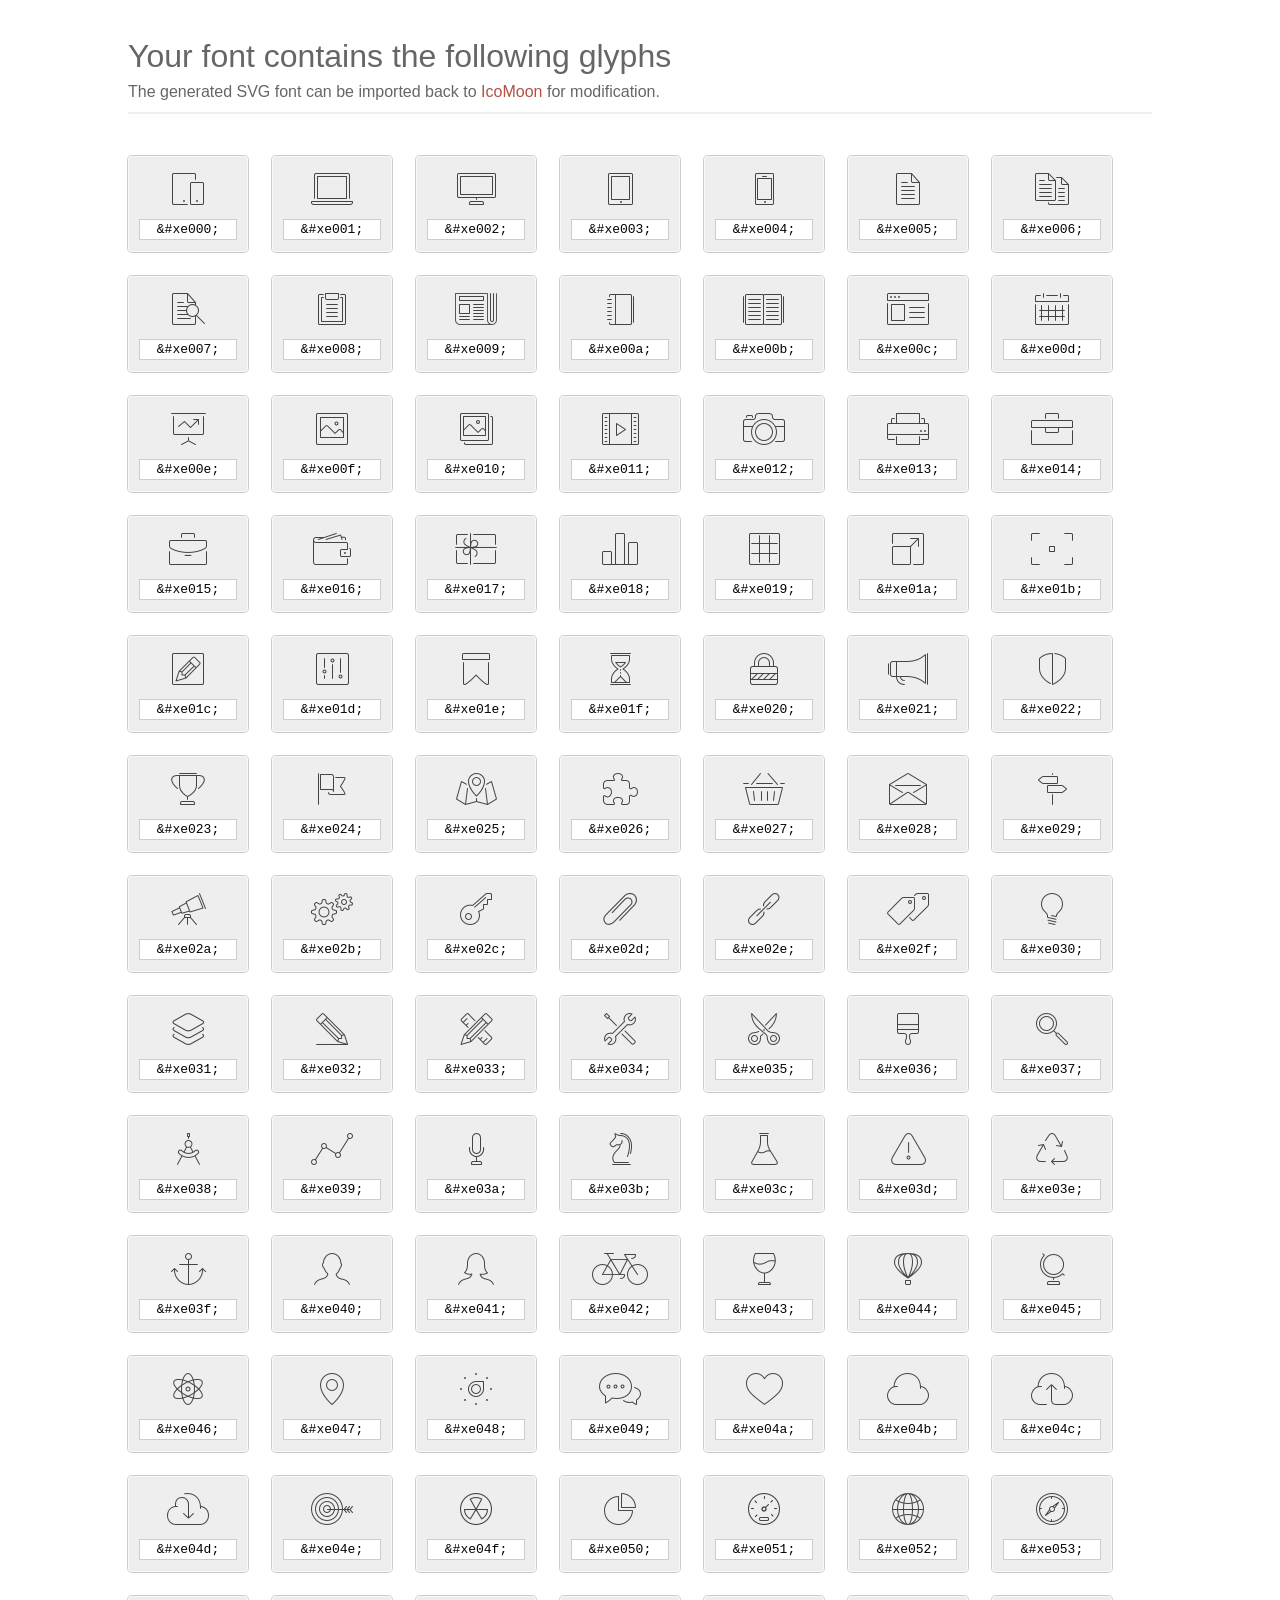
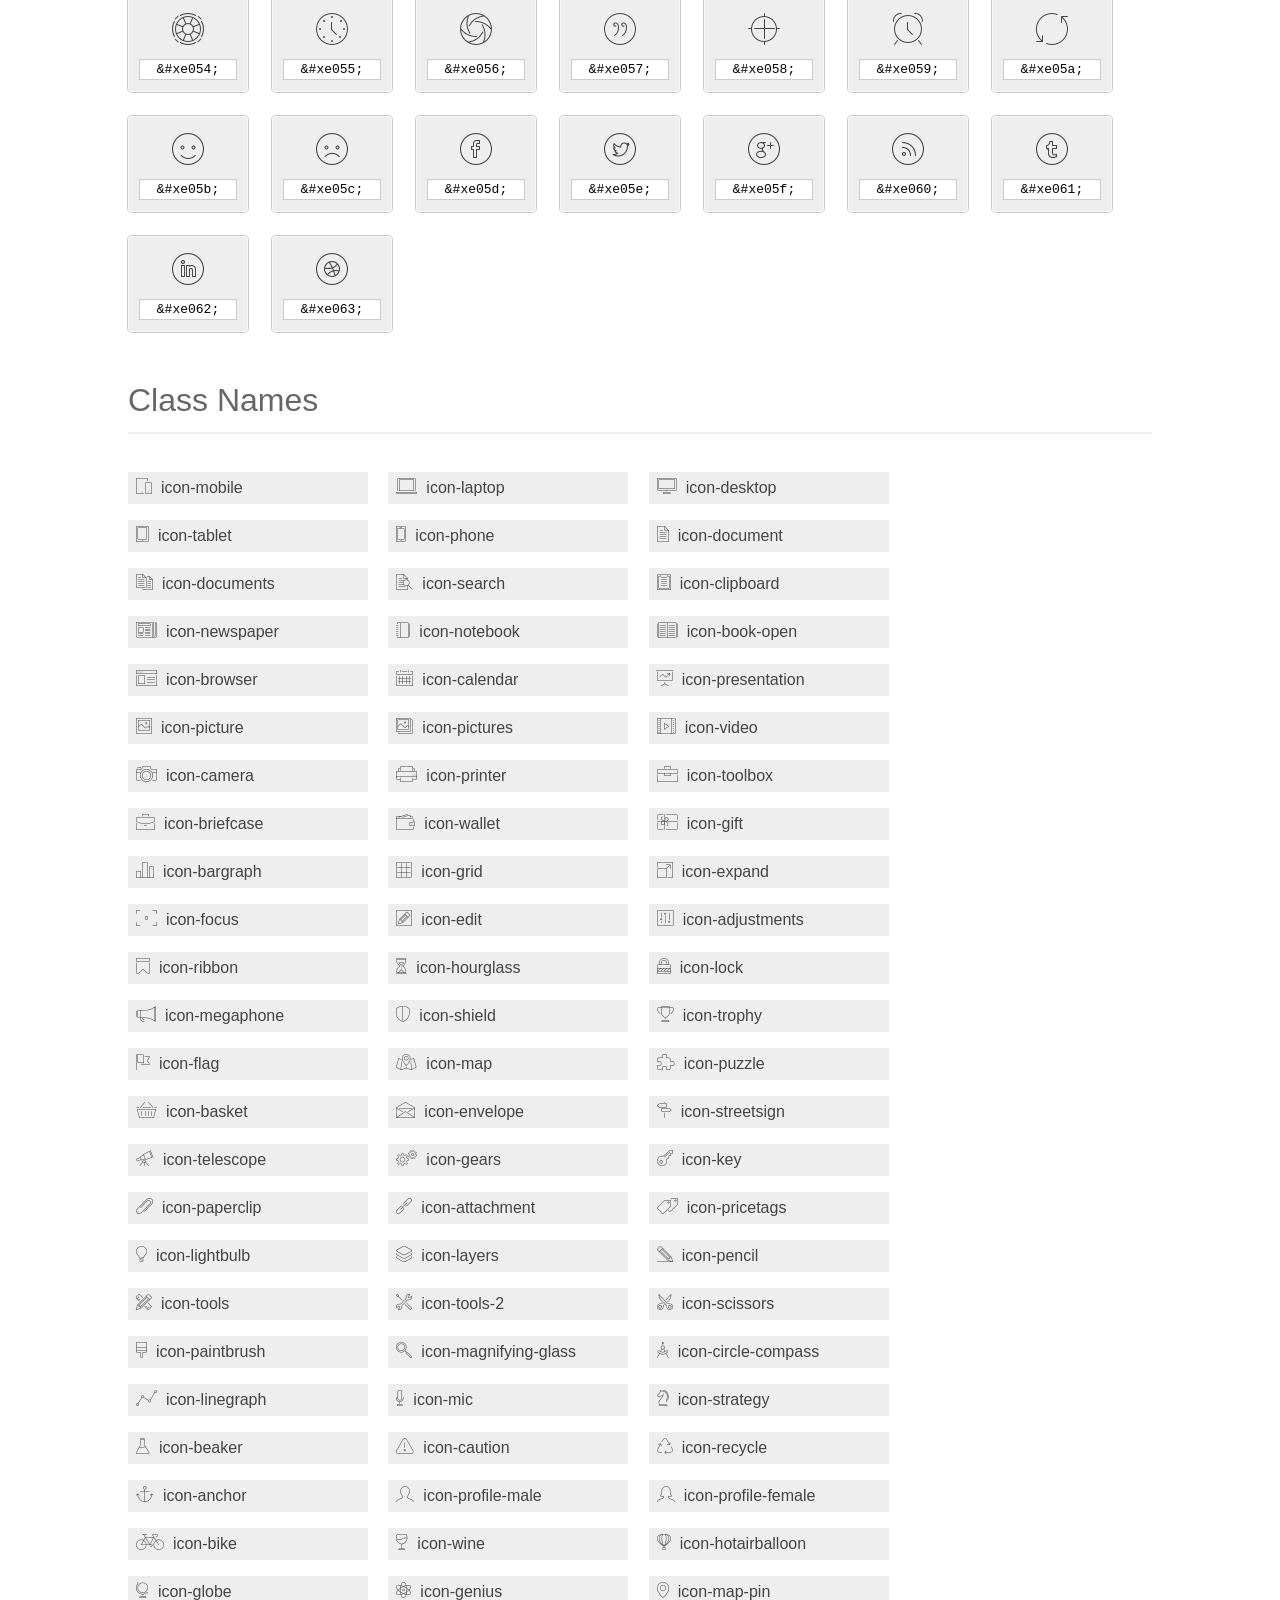
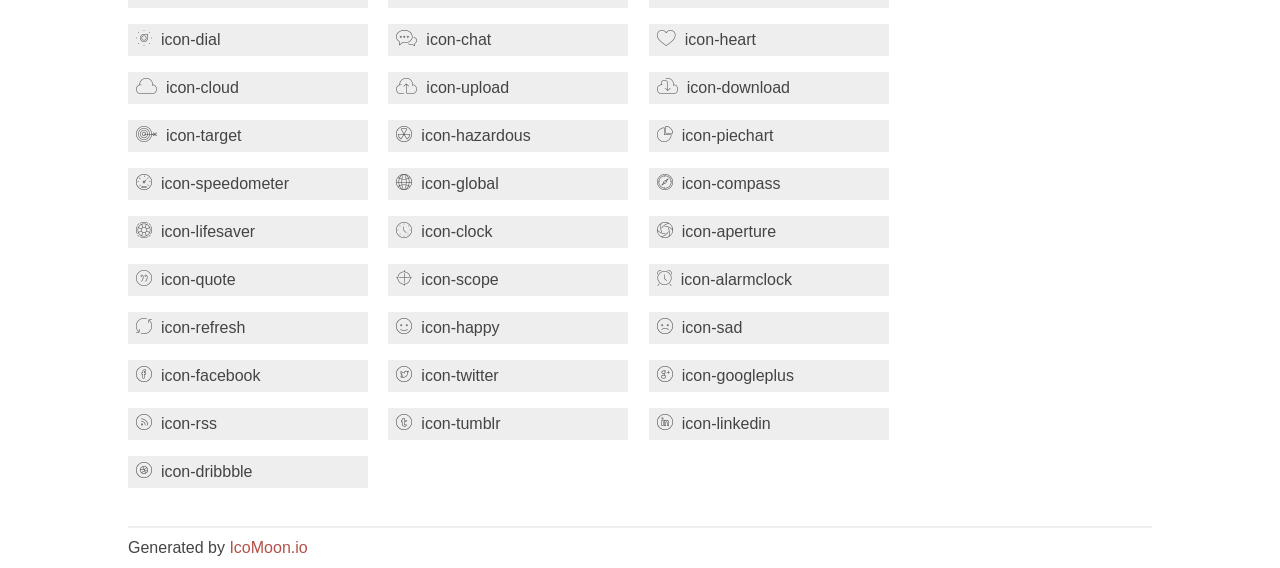
<file: fonts/et-line-font/index.html>
<!doctype html>
<html>
<head>
<title>Your Font/Glyphs</title>
<link rel="stylesheet" href="style.css" >
<!--[if lte IE 7]><script src="lte-ie7.js"></script><![endif]-->
<style>
	section, header, footer {display: block;}
	body {
		font-family: sans-serif;
		color: #444;
		line-height: 1.5;
		font-size: 1em;
	}
	* {
		-moz-box-sizing: border-box;
		-webkit-box-sizing: border-box;
		box-sizing: border-box;
		margin: 0;
		padding: 0;
	}
	.glyph {
		font-size: 16px;
		float: left;
		text-align: center;
		background: #eee;
		padding: .75em;
		margin: .75em 1.5em .75em 0;
		width: 7.5em;
		border-radius: .25em;
		box-shadow: inset 0 0 0 1px #f8f8f8, 0 0 0 1px #CCC;
	}
	.glyph input {
		font-family: consolas, monospace;
		font-size: 13px;
		width: 100%;
		text-align: center;
		border: 0;
		box-shadow: 0 0 0 1px #ccc;
		padding: .125em;
	}
	.w-main {
		width: 80%;
	}
	.centered {
		margin-left: auto;
		margin-right: auto;
	}
	.fs1 {
		font-size: 2em;
	}
	header {
		margin: 2em 0;
		padding-bottom: .5em;
		color: #666;
		box-shadow: 0 2px #eee;
	}
	header h1 {
		font-size: 2em;
		font-weight: normal;
	}
	.clearfix:before, .clearfix:after { content: ""; display: table; }
	.clearfix:after, .clear { clear: both; }
	footer {
		margin-top: 2em;
		padding: .5em 0;
		box-shadow: 0 -2px #eee;
	}
	a, a:visited {
		color: #B35047;
		text-decoration: none;
	}
	a:hover, a:focus {color: #000;}
	.box1 {
		font-size: 16px;
		display: inline-block;
		width: 15em;
		padding: .25em .5em;
		background: #eee;
		margin: .5em 1em .5em 0;
	}
</style>
</head>
<body>
	<div class="w-main centered">
	<section class="mtm clearfix" id="glyphs">
	<header>
		<h1>Your font contains the following glyphs</h1>
		<p>The generated SVG font can be imported back to <a href="http://icomoon.io/app">IcoMoon</a> for modification.</p>
	</header>
	<div class="glyph">
		<div class="fs1" aria-hidden="true" data-icon="&#xe000;"></div>
		<input type="text" readonly="readonly" value="&amp;#xe000;" >
	</div>
	<div class="glyph">
		<div class="fs1" aria-hidden="true" data-icon="&#xe001;"></div>
		<input type="text" readonly="readonly" value="&amp;#xe001;" >
	</div>
	<div class="glyph">
		<div class="fs1" aria-hidden="true" data-icon="&#xe002;"></div>
		<input type="text" readonly="readonly" value="&amp;#xe002;" >
	</div>
	<div class="glyph">
		<div class="fs1" aria-hidden="true" data-icon="&#xe003;"></div>
		<input type="text" readonly="readonly" value="&amp;#xe003;" >
	</div>
	<div class="glyph">
		<div class="fs1" aria-hidden="true" data-icon="&#xe004;"></div>
		<input type="text" readonly="readonly" value="&amp;#xe004;" >
	</div>
	<div class="glyph">
		<div class="fs1" aria-hidden="true" data-icon="&#xe005;"></div>
		<input type="text" readonly="readonly" value="&amp;#xe005;" >
	</div>
	<div class="glyph">
		<div class="fs1" aria-hidden="true" data-icon="&#xe006;"></div>
		<input type="text" readonly="readonly" value="&amp;#xe006;" >
	</div>
	<div class="glyph">
		<div class="fs1" aria-hidden="true" data-icon="&#xe007;"></div>
		<input type="text" readonly="readonly" value="&amp;#xe007;" >
	</div>
	<div class="glyph">
		<div class="fs1" aria-hidden="true" data-icon="&#xe008;"></div>
		<input type="text" readonly="readonly" value="&amp;#xe008;" >
	</div>
	<div class="glyph">
		<div class="fs1" aria-hidden="true" data-icon="&#xe009;"></div>
		<input type="text" readonly="readonly" value="&amp;#xe009;" >
	</div>
	<div class="glyph">
		<div class="fs1" aria-hidden="true" data-icon="&#xe00a;"></div>
		<input type="text" readonly="readonly" value="&amp;#xe00a;" >
	</div>
	<div class="glyph">
		<div class="fs1" aria-hidden="true" data-icon="&#xe00b;"></div>
		<input type="text" readonly="readonly" value="&amp;#xe00b;" >
	</div>
	<div class="glyph">
		<div class="fs1" aria-hidden="true" data-icon="&#xe00c;"></div>
		<input type="text" readonly="readonly" value="&amp;#xe00c;" >
	</div>
	<div class="glyph">
		<div class="fs1" aria-hidden="true" data-icon="&#xe00d;"></div>
		<input type="text" readonly="readonly" value="&amp;#xe00d;" >
	</div>
	<div class="glyph">
		<div class="fs1" aria-hidden="true" data-icon="&#xe00e;"></div>
		<input type="text" readonly="readonly" value="&amp;#xe00e;" >
	</div>
	<div class="glyph">
		<div class="fs1" aria-hidden="true" data-icon="&#xe00f;"></div>
		<input type="text" readonly="readonly" value="&amp;#xe00f;" >
	</div>
	<div class="glyph">
		<div class="fs1" aria-hidden="true" data-icon="&#xe010;"></div>
		<input type="text" readonly="readonly" value="&amp;#xe010;" >
	</div>
	<div class="glyph">
		<div class="fs1" aria-hidden="true" data-icon="&#xe011;"></div>
		<input type="text" readonly="readonly" value="&amp;#xe011;" >
	</div>
	<div class="glyph">
		<div class="fs1" aria-hidden="true" data-icon="&#xe012;"></div>
		<input type="text" readonly="readonly" value="&amp;#xe012;" >
	</div>
	<div class="glyph">
		<div class="fs1" aria-hidden="true" data-icon="&#xe013;"></div>
		<input type="text" readonly="readonly" value="&amp;#xe013;" >
	</div>
	<div class="glyph">
		<div class="fs1" aria-hidden="true" data-icon="&#xe014;"></div>
		<input type="text" readonly="readonly" value="&amp;#xe014;" >
	</div>
	<div class="glyph">
		<div class="fs1" aria-hidden="true" data-icon="&#xe015;"></div>
		<input type="text" readonly="readonly" value="&amp;#xe015;" >
	</div>
	<div class="glyph">
		<div class="fs1" aria-hidden="true" data-icon="&#xe016;"></div>
		<input type="text" readonly="readonly" value="&amp;#xe016;" >
	</div>
	<div class="glyph">
		<div class="fs1" aria-hidden="true" data-icon="&#xe017;"></div>
		<input type="text" readonly="readonly" value="&amp;#xe017;" >
	</div>
	<div class="glyph">
		<div class="fs1" aria-hidden="true" data-icon="&#xe018;"></div>
		<input type="text" readonly="readonly" value="&amp;#xe018;" >
	</div>
	<div class="glyph">
		<div class="fs1" aria-hidden="true" data-icon="&#xe019;"></div>
		<input type="text" readonly="readonly" value="&amp;#xe019;" >
	</div>
	<div class="glyph">
		<div class="fs1" aria-hidden="true" data-icon="&#xe01a;"></div>
		<input type="text" readonly="readonly" value="&amp;#xe01a;" >
	</div>
	<div class="glyph">
		<div class="fs1" aria-hidden="true" data-icon="&#xe01b;"></div>
		<input type="text" readonly="readonly" value="&amp;#xe01b;" >
	</div>
	<div class="glyph">
		<div class="fs1" aria-hidden="true" data-icon="&#xe01c;"></div>
		<input type="text" readonly="readonly" value="&amp;#xe01c;" >
	</div>
	<div class="glyph">
		<div class="fs1" aria-hidden="true" data-icon="&#xe01d;"></div>
		<input type="text" readonly="readonly" value="&amp;#xe01d;" >
	</div>
	<div class="glyph">
		<div class="fs1" aria-hidden="true" data-icon="&#xe01e;"></div>
		<input type="text" readonly="readonly" value="&amp;#xe01e;" >
	</div>
	<div class="glyph">
		<div class="fs1" aria-hidden="true" data-icon="&#xe01f;"></div>
		<input type="text" readonly="readonly" value="&amp;#xe01f;" >
	</div>
	<div class="glyph">
		<div class="fs1" aria-hidden="true" data-icon="&#xe020;"></div>
		<input type="text" readonly="readonly" value="&amp;#xe020;" >
	</div>
	<div class="glyph">
		<div class="fs1" aria-hidden="true" data-icon="&#xe021;"></div>
		<input type="text" readonly="readonly" value="&amp;#xe021;" >
	</div>
	<div class="glyph">
		<div class="fs1" aria-hidden="true" data-icon="&#xe022;"></div>
		<input type="text" readonly="readonly" value="&amp;#xe022;" >
	</div>
	<div class="glyph">
		<div class="fs1" aria-hidden="true" data-icon="&#xe023;"></div>
		<input type="text" readonly="readonly" value="&amp;#xe023;" >
	</div>
	<div class="glyph">
		<div class="fs1" aria-hidden="true" data-icon="&#xe024;"></div>
		<input type="text" readonly="readonly" value="&amp;#xe024;" >
	</div>
	<div class="glyph">
		<div class="fs1" aria-hidden="true" data-icon="&#xe025;"></div>
		<input type="text" readonly="readonly" value="&amp;#xe025;" >
	</div>
	<div class="glyph">
		<div class="fs1" aria-hidden="true" data-icon="&#xe026;"></div>
		<input type="text" readonly="readonly" value="&amp;#xe026;" >
	</div>
	<div class="glyph">
		<div class="fs1" aria-hidden="true" data-icon="&#xe027;"></div>
		<input type="text" readonly="readonly" value="&amp;#xe027;" >
	</div>
	<div class="glyph">
		<div class="fs1" aria-hidden="true" data-icon="&#xe028;"></div>
		<input type="text" readonly="readonly" value="&amp;#xe028;" >
	</div>
	<div class="glyph">
		<div class="fs1" aria-hidden="true" data-icon="&#xe029;"></div>
		<input type="text" readonly="readonly" value="&amp;#xe029;" >
	</div>
	<div class="glyph">
		<div class="fs1" aria-hidden="true" data-icon="&#xe02a;"></div>
		<input type="text" readonly="readonly" value="&amp;#xe02a;" >
	</div>
	<div class="glyph">
		<div class="fs1" aria-hidden="true" data-icon="&#xe02b;"></div>
		<input type="text" readonly="readonly" value="&amp;#xe02b;" >
	</div>
	<div class="glyph">
		<div class="fs1" aria-hidden="true" data-icon="&#xe02c;"></div>
		<input type="text" readonly="readonly" value="&amp;#xe02c;" >
	</div>
	<div class="glyph">
		<div class="fs1" aria-hidden="true" data-icon="&#xe02d;"></div>
		<input type="text" readonly="readonly" value="&amp;#xe02d;" >
	</div>
	<div class="glyph">
		<div class="fs1" aria-hidden="true" data-icon="&#xe02e;"></div>
		<input type="text" readonly="readonly" value="&amp;#xe02e;" >
	</div>
	<div class="glyph">
		<div class="fs1" aria-hidden="true" data-icon="&#xe02f;"></div>
		<input type="text" readonly="readonly" value="&amp;#xe02f;" >
	</div>
	<div class="glyph">
		<div class="fs1" aria-hidden="true" data-icon="&#xe030;"></div>
		<input type="text" readonly="readonly" value="&amp;#xe030;" >
	</div>
	<div class="glyph">
		<div class="fs1" aria-hidden="true" data-icon="&#xe031;"></div>
		<input type="text" readonly="readonly" value="&amp;#xe031;" >
	</div>
	<div class="glyph">
		<div class="fs1" aria-hidden="true" data-icon="&#xe032;"></div>
		<input type="text" readonly="readonly" value="&amp;#xe032;" >
	</div>
	<div class="glyph">
		<div class="fs1" aria-hidden="true" data-icon="&#xe033;"></div>
		<input type="text" readonly="readonly" value="&amp;#xe033;" >
	</div>
	<div class="glyph">
		<div class="fs1" aria-hidden="true" data-icon="&#xe034;"></div>
		<input type="text" readonly="readonly" value="&amp;#xe034;" >
	</div>
	<div class="glyph">
		<div class="fs1" aria-hidden="true" data-icon="&#xe035;"></div>
		<input type="text" readonly="readonly" value="&amp;#xe035;" >
	</div>
	<div class="glyph">
		<div class="fs1" aria-hidden="true" data-icon="&#xe036;"></div>
		<input type="text" readonly="readonly" value="&amp;#xe036;" >
	</div>
	<div class="glyph">
		<div class="fs1" aria-hidden="true" data-icon="&#xe037;"></div>
		<input type="text" readonly="readonly" value="&amp;#xe037;" >
	</div>
	<div class="glyph">
		<div class="fs1" aria-hidden="true" data-icon="&#xe038;"></div>
		<input type="text" readonly="readonly" value="&amp;#xe038;" >
	</div>
	<div class="glyph">
		<div class="fs1" aria-hidden="true" data-icon="&#xe039;"></div>
		<input type="text" readonly="readonly" value="&amp;#xe039;" >
	</div>
	<div class="glyph">
		<div class="fs1" aria-hidden="true" data-icon="&#xe03a;"></div>
		<input type="text" readonly="readonly" value="&amp;#xe03a;" >
	</div>
	<div class="glyph">
		<div class="fs1" aria-hidden="true" data-icon="&#xe03b;"></div>
		<input type="text" readonly="readonly" value="&amp;#xe03b;" >
	</div>
	<div class="glyph">
		<div class="fs1" aria-hidden="true" data-icon="&#xe03c;"></div>
		<input type="text" readonly="readonly" value="&amp;#xe03c;" >
	</div>
	<div class="glyph">
		<div class="fs1" aria-hidden="true" data-icon="&#xe03d;"></div>
		<input type="text" readonly="readonly" value="&amp;#xe03d;" >
	</div>
	<div class="glyph">
		<div class="fs1" aria-hidden="true" data-icon="&#xe03e;"></div>
		<input type="text" readonly="readonly" value="&amp;#xe03e;" >
	</div>
	<div class="glyph">
		<div class="fs1" aria-hidden="true" data-icon="&#xe03f;"></div>
		<input type="text" readonly="readonly" value="&amp;#xe03f;" >
	</div>
	<div class="glyph">
		<div class="fs1" aria-hidden="true" data-icon="&#xe040;"></div>
		<input type="text" readonly="readonly" value="&amp;#xe040;" >
	</div>
	<div class="glyph">
		<div class="fs1" aria-hidden="true" data-icon="&#xe041;"></div>
		<input type="text" readonly="readonly" value="&amp;#xe041;" >
	</div>
	<div class="glyph">
		<div class="fs1" aria-hidden="true" data-icon="&#xe042;"></div>
		<input type="text" readonly="readonly" value="&amp;#xe042;" >
	</div>
	<div class="glyph">
		<div class="fs1" aria-hidden="true" data-icon="&#xe043;"></div>
		<input type="text" readonly="readonly" value="&amp;#xe043;" >
	</div>
	<div class="glyph">
		<div class="fs1" aria-hidden="true" data-icon="&#xe044;"></div>
		<input type="text" readonly="readonly" value="&amp;#xe044;" >
	</div>
	<div class="glyph">
		<div class="fs1" aria-hidden="true" data-icon="&#xe045;"></div>
		<input type="text" readonly="readonly" value="&amp;#xe045;" >
	</div>
	<div class="glyph">
		<div class="fs1" aria-hidden="true" data-icon="&#xe046;"></div>
		<input type="text" readonly="readonly" value="&amp;#xe046;" >
	</div>
	<div class="glyph">
		<div class="fs1" aria-hidden="true" data-icon="&#xe047;"></div>
		<input type="text" readonly="readonly" value="&amp;#xe047;" >
	</div>
	<div class="glyph">
		<div class="fs1" aria-hidden="true" data-icon="&#xe048;"></div>
		<input type="text" readonly="readonly" value="&amp;#xe048;" >
	</div>
	<div class="glyph">
		<div class="fs1" aria-hidden="true" data-icon="&#xe049;"></div>
		<input type="text" readonly="readonly" value="&amp;#xe049;" >
	</div>
	<div class="glyph">
		<div class="fs1" aria-hidden="true" data-icon="&#xe04a;"></div>
		<input type="text" readonly="readonly" value="&amp;#xe04a;" >
	</div>
	<div class="glyph">
		<div class="fs1" aria-hidden="true" data-icon="&#xe04b;"></div>
		<input type="text" readonly="readonly" value="&amp;#xe04b;" >
	</div>
	<div class="glyph">
		<div class="fs1" aria-hidden="true" data-icon="&#xe04c;"></div>
		<input type="text" readonly="readonly" value="&amp;#xe04c;" >
	</div>
	<div class="glyph">
		<div class="fs1" aria-hidden="true" data-icon="&#xe04d;"></div>
		<input type="text" readonly="readonly" value="&amp;#xe04d;" >
	</div>
	<div class="glyph">
		<div class="fs1" aria-hidden="true" data-icon="&#xe04e;"></div>
		<input type="text" readonly="readonly" value="&amp;#xe04e;" >
	</div>
	<div class="glyph">
		<div class="fs1" aria-hidden="true" data-icon="&#xe04f;"></div>
		<input type="text" readonly="readonly" value="&amp;#xe04f;" >
	</div>
	<div class="glyph">
		<div class="fs1" aria-hidden="true" data-icon="&#xe050;"></div>
		<input type="text" readonly="readonly" value="&amp;#xe050;" >
	</div>
	<div class="glyph">
		<div class="fs1" aria-hidden="true" data-icon="&#xe051;"></div>
		<input type="text" readonly="readonly" value="&amp;#xe051;" >
	</div>
	<div class="glyph">
		<div class="fs1" aria-hidden="true" data-icon="&#xe052;"></div>
		<input type="text" readonly="readonly" value="&amp;#xe052;" >
	</div>
	<div class="glyph">
		<div class="fs1" aria-hidden="true" data-icon="&#xe053;"></div>
		<input type="text" readonly="readonly" value="&amp;#xe053;" >
	</div>
	<div class="glyph">
		<div class="fs1" aria-hidden="true" data-icon="&#xe054;"></div>
		<input type="text" readonly="readonly" value="&amp;#xe054;" >
	</div>
	<div class="glyph">
		<div class="fs1" aria-hidden="true" data-icon="&#xe055;"></div>
		<input type="text" readonly="readonly" value="&amp;#xe055;" >
	</div>
	<div class="glyph">
		<div class="fs1" aria-hidden="true" data-icon="&#xe056;"></div>
		<input type="text" readonly="readonly" value="&amp;#xe056;" >
	</div>
	<div class="glyph">
		<div class="fs1" aria-hidden="true" data-icon="&#xe057;"></div>
		<input type="text" readonly="readonly" value="&amp;#xe057;" >
	</div>
	<div class="glyph">
		<div class="fs1" aria-hidden="true" data-icon="&#xe058;"></div>
		<input type="text" readonly="readonly" value="&amp;#xe058;" >
	</div>
	<div class="glyph">
		<div class="fs1" aria-hidden="true" data-icon="&#xe059;"></div>
		<input type="text" readonly="readonly" value="&amp;#xe059;" >
	</div>
	<div class="glyph">
		<div class="fs1" aria-hidden="true" data-icon="&#xe05a;"></div>
		<input type="text" readonly="readonly" value="&amp;#xe05a;" >
	</div>
	<div class="glyph">
		<div class="fs1" aria-hidden="true" data-icon="&#xe05b;"></div>
		<input type="text" readonly="readonly" value="&amp;#xe05b;" >
	</div>
	<div class="glyph">
		<div class="fs1" aria-hidden="true" data-icon="&#xe05c;"></div>
		<input type="text" readonly="readonly" value="&amp;#xe05c;" >
	</div>
	<div class="glyph">
		<div class="fs1" aria-hidden="true" data-icon="&#xe05d;"></div>
		<input type="text" readonly="readonly" value="&amp;#xe05d;" >
	</div>
	<div class="glyph">
		<div class="fs1" aria-hidden="true" data-icon="&#xe05e;"></div>
		<input type="text" readonly="readonly" value="&amp;#xe05e;" >
	</div>
	<div class="glyph">
		<div class="fs1" aria-hidden="true" data-icon="&#xe05f;"></div>
		<input type="text" readonly="readonly" value="&amp;#xe05f;" >
	</div>
	<div class="glyph">
		<div class="fs1" aria-hidden="true" data-icon="&#xe060;"></div>
		<input type="text" readonly="readonly" value="&amp;#xe060;" >
	</div>
	<div class="glyph">
		<div class="fs1" aria-hidden="true" data-icon="&#xe061;"></div>
		<input type="text" readonly="readonly" value="&amp;#xe061;" >
	</div>
	<div class="glyph">
		<div class="fs1" aria-hidden="true" data-icon="&#xe062;"></div>
		<input type="text" readonly="readonly" value="&amp;#xe062;" >
	</div>
	<div class="glyph">
		<div class="fs1" aria-hidden="true" data-icon="&#xe063;"></div>
		<input type="text" readonly="readonly" value="&amp;#xe063;" >
	</div>
	</section>
	<div class="clear"></div>
	<section class="mtm clearfix" id="glyphs">
	<header>
		<h1>Class Names</h1>
	</header>
	<span class="box1">
		<span aria-hidden="true" class="icon-mobile"></span>
		&nbsp;icon-mobile
	</span>
	<span class="box1">
		<span aria-hidden="true" class="icon-laptop"></span>
		&nbsp;icon-laptop
	</span>
	<span class="box1">
		<span aria-hidden="true" class="icon-desktop"></span>
		&nbsp;icon-desktop
	</span>
	<span class="box1">
		<span aria-hidden="true" class="icon-tablet"></span>
		&nbsp;icon-tablet
	</span>
	<span class="box1">
		<span aria-hidden="true" class="icon-phone"></span>
		&nbsp;icon-phone
	</span>
	<span class="box1">
		<span aria-hidden="true" class="icon-document"></span>
		&nbsp;icon-document
	</span>
	<span class="box1">
		<span aria-hidden="true" class="icon-documents"></span>
		&nbsp;icon-documents
	</span>
	<span class="box1">
		<span aria-hidden="true" class="icon-search"></span>
		&nbsp;icon-search
	</span>
	<span class="box1">
		<span aria-hidden="true" class="icon-clipboard"></span>
		&nbsp;icon-clipboard
	</span>
	<span class="box1">
		<span aria-hidden="true" class="icon-newspaper"></span>
		&nbsp;icon-newspaper
	</span>
	<span class="box1">
		<span aria-hidden="true" class="icon-notebook"></span>
		&nbsp;icon-notebook
	</span>
	<span class="box1">
		<span aria-hidden="true" class="icon-book-open"></span>
		&nbsp;icon-book-open
	</span>
	<span class="box1">
		<span aria-hidden="true" class="icon-browser"></span>
		&nbsp;icon-browser
	</span>
	<span class="box1">
		<span aria-hidden="true" class="icon-calendar"></span>
		&nbsp;icon-calendar
	</span>
	<span class="box1">
		<span aria-hidden="true" class="icon-presentation"></span>
		&nbsp;icon-presentation
	</span>
	<span class="box1">
		<span aria-hidden="true" class="icon-picture"></span>
		&nbsp;icon-picture
	</span>
	<span class="box1">
		<span aria-hidden="true" class="icon-pictures"></span>
		&nbsp;icon-pictures
	</span>
	<span class="box1">
		<span aria-hidden="true" class="icon-video"></span>
		&nbsp;icon-video
	</span>
	<span class="box1">
		<span aria-hidden="true" class="icon-camera"></span>
		&nbsp;icon-camera
	</span>
	<span class="box1">
		<span aria-hidden="true" class="icon-printer"></span>
		&nbsp;icon-printer
	</span>
	<span class="box1">
		<span aria-hidden="true" class="icon-toolbox"></span>
		&nbsp;icon-toolbox
	</span>
	<span class="box1">
		<span aria-hidden="true" class="icon-briefcase"></span>
		&nbsp;icon-briefcase
	</span>
	<span class="box1">
		<span aria-hidden="true" class="icon-wallet"></span>
		&nbsp;icon-wallet
	</span>
	<span class="box1">
		<span aria-hidden="true" class="icon-gift"></span>
		&nbsp;icon-gift
	</span>
	<span class="box1">
		<span aria-hidden="true" class="icon-bargraph"></span>
		&nbsp;icon-bargraph
	</span>
	<span class="box1">
		<span aria-hidden="true" class="icon-grid"></span>
		&nbsp;icon-grid
	</span>
	<span class="box1">
		<span aria-hidden="true" class="icon-expand"></span>
		&nbsp;icon-expand
	</span>
	<span class="box1">
		<span aria-hidden="true" class="icon-focus"></span>
		&nbsp;icon-focus
	</span>
	<span class="box1">
		<span aria-hidden="true" class="icon-edit"></span>
		&nbsp;icon-edit
	</span>
	<span class="box1">
		<span aria-hidden="true" class="icon-adjustments"></span>
		&nbsp;icon-adjustments
	</span>
	<span class="box1">
		<span aria-hidden="true" class="icon-ribbon"></span>
		&nbsp;icon-ribbon
	</span>
	<span class="box1">
		<span aria-hidden="true" class="icon-hourglass"></span>
		&nbsp;icon-hourglass
	</span>
	<span class="box1">
		<span aria-hidden="true" class="icon-lock"></span>
		&nbsp;icon-lock
	</span>
	<span class="box1">
		<span aria-hidden="true" class="icon-megaphone"></span>
		&nbsp;icon-megaphone
	</span>
	<span class="box1">
		<span aria-hidden="true" class="icon-shield"></span>
		&nbsp;icon-shield
	</span>
	<span class="box1">
		<span aria-hidden="true" class="icon-trophy"></span>
		&nbsp;icon-trophy
	</span>
	<span class="box1">
		<span aria-hidden="true" class="icon-flag"></span>
		&nbsp;icon-flag
	</span>
	<span class="box1">
		<span aria-hidden="true" class="icon-map"></span>
		&nbsp;icon-map
	</span>
	<span class="box1">
		<span aria-hidden="true" class="icon-puzzle"></span>
		&nbsp;icon-puzzle
	</span>
	<span class="box1">
		<span aria-hidden="true" class="icon-basket"></span>
		&nbsp;icon-basket
	</span>
	<span class="box1">
		<span aria-hidden="true" class="icon-envelope"></span>
		&nbsp;icon-envelope
	</span>
	<span class="box1">
		<span aria-hidden="true" class="icon-streetsign"></span>
		&nbsp;icon-streetsign
	</span>
	<span class="box1">
		<span aria-hidden="true" class="icon-telescope"></span>
		&nbsp;icon-telescope
	</span>
	<span class="box1">
		<span aria-hidden="true" class="icon-gears"></span>
		&nbsp;icon-gears
	</span>
	<span class="box1">
		<span aria-hidden="true" class="icon-key"></span>
		&nbsp;icon-key
	</span>
	<span class="box1">
		<span aria-hidden="true" class="icon-paperclip"></span>
		&nbsp;icon-paperclip
	</span>
	<span class="box1">
		<span aria-hidden="true" class="icon-attachment"></span>
		&nbsp;icon-attachment
	</span>
	<span class="box1">
		<span aria-hidden="true" class="icon-pricetags"></span>
		&nbsp;icon-pricetags
	</span>
	<span class="box1">
		<span aria-hidden="true" class="icon-lightbulb"></span>
		&nbsp;icon-lightbulb
	</span>
	<span class="box1">
		<span aria-hidden="true" class="icon-layers"></span>
		&nbsp;icon-layers
	</span>
	<span class="box1">
		<span aria-hidden="true" class="icon-pencil"></span>
		&nbsp;icon-pencil
	</span>
	<span class="box1">
		<span aria-hidden="true" class="icon-tools"></span>
		&nbsp;icon-tools
	</span>
	<span class="box1">
		<span aria-hidden="true" class="icon-tools-2"></span>
		&nbsp;icon-tools-2
	</span>
	<span class="box1">
		<span aria-hidden="true" class="icon-scissors"></span>
		&nbsp;icon-scissors
	</span>
	<span class="box1">
		<span aria-hidden="true" class="icon-paintbrush"></span>
		&nbsp;icon-paintbrush
	</span>
	<span class="box1">
		<span aria-hidden="true" class="icon-magnifying-glass"></span>
		&nbsp;icon-magnifying-glass
	</span>
	<span class="box1">
		<span aria-hidden="true" class="icon-circle-compass"></span>
		&nbsp;icon-circle-compass
	</span>
	<span class="box1">
		<span aria-hidden="true" class="icon-linegraph"></span>
		&nbsp;icon-linegraph
	</span>
	<span class="box1">
		<span aria-hidden="true" class="icon-mic"></span>
		&nbsp;icon-mic
	</span>
	<span class="box1">
		<span aria-hidden="true" class="icon-strategy"></span>
		&nbsp;icon-strategy
	</span>
	<span class="box1">
		<span aria-hidden="true" class="icon-beaker"></span>
		&nbsp;icon-beaker
	</span>
	<span class="box1">
		<span aria-hidden="true" class="icon-caution"></span>
		&nbsp;icon-caution
	</span>
	<span class="box1">
		<span aria-hidden="true" class="icon-recycle"></span>
		&nbsp;icon-recycle
	</span>
	<span class="box1">
		<span aria-hidden="true" class="icon-anchor"></span>
		&nbsp;icon-anchor
	</span>
	<span class="box1">
		<span aria-hidden="true" class="icon-profile-male"></span>
		&nbsp;icon-profile-male
	</span>
	<span class="box1">
		<span aria-hidden="true" class="icon-profile-female"></span>
		&nbsp;icon-profile-female
	</span>
	<span class="box1">
		<span aria-hidden="true" class="icon-bike"></span>
		&nbsp;icon-bike
	</span>
	<span class="box1">
		<span aria-hidden="true" class="icon-wine"></span>
		&nbsp;icon-wine
	</span>
	<span class="box1">
		<span aria-hidden="true" class="icon-hotairballoon"></span>
		&nbsp;icon-hotairballoon
	</span>
	<span class="box1">
		<span aria-hidden="true" class="icon-globe"></span>
		&nbsp;icon-globe
	</span>
	<span class="box1">
		<span aria-hidden="true" class="icon-genius"></span>
		&nbsp;icon-genius
	</span>
	<span class="box1">
		<span aria-hidden="true" class="icon-map-pin"></span>
		&nbsp;icon-map-pin
	</span>
	<span class="box1">
		<span aria-hidden="true" class="icon-dial"></span>
		&nbsp;icon-dial
	</span>
	<span class="box1">
		<span aria-hidden="true" class="icon-chat"></span>
		&nbsp;icon-chat
	</span>
	<span class="box1">
		<span aria-hidden="true" class="icon-heart"></span>
		&nbsp;icon-heart
	</span>
	<span class="box1">
		<span aria-hidden="true" class="icon-cloud"></span>
		&nbsp;icon-cloud
	</span>
	<span class="box1">
		<span aria-hidden="true" class="icon-upload"></span>
		&nbsp;icon-upload
	</span>
	<span class="box1">
		<span aria-hidden="true" class="icon-download"></span>
		&nbsp;icon-download
	</span>
	<span class="box1">
		<span aria-hidden="true" class="icon-target"></span>
		&nbsp;icon-target
	</span>
	<span class="box1">
		<span aria-hidden="true" class="icon-hazardous"></span>
		&nbsp;icon-hazardous
	</span>
	<span class="box1">
		<span aria-hidden="true" class="icon-piechart"></span>
		&nbsp;icon-piechart
	</span>
	<span class="box1">
		<span aria-hidden="true" class="icon-speedometer"></span>
		&nbsp;icon-speedometer
	</span>
	<span class="box1">
		<span aria-hidden="true" class="icon-global"></span>
		&nbsp;icon-global
	</span>
	<span class="box1">
		<span aria-hidden="true" class="icon-compass"></span>
		&nbsp;icon-compass
	</span>
	<span class="box1">
		<span aria-hidden="true" class="icon-lifesaver"></span>
		&nbsp;icon-lifesaver
	</span>
	<span class="box1">
		<span aria-hidden="true" class="icon-clock"></span>
		&nbsp;icon-clock
	</span>
	<span class="box1">
		<span aria-hidden="true" class="icon-aperture"></span>
		&nbsp;icon-aperture
	</span>
	<span class="box1">
		<span aria-hidden="true" class="icon-quote"></span>
		&nbsp;icon-quote
	</span>
	<span class="box1">
		<span aria-hidden="true" class="icon-scope"></span>
		&nbsp;icon-scope
	</span>
	<span class="box1">
		<span aria-hidden="true" class="icon-alarmclock"></span>
		&nbsp;icon-alarmclock
	</span>
	<span class="box1">
		<span aria-hidden="true" class="icon-refresh"></span>
		&nbsp;icon-refresh
	</span>
	<span class="box1">
		<span aria-hidden="true" class="icon-happy"></span>
		&nbsp;icon-happy
	</span>
	<span class="box1">
		<span aria-hidden="true" class="icon-sad"></span>
		&nbsp;icon-sad
	</span>
	<span class="box1">
		<span aria-hidden="true" class="icon-facebook"></span>
		&nbsp;icon-facebook
	</span>
	<span class="box1">
		<span aria-hidden="true" class="icon-twitter"></span>
		&nbsp;icon-twitter
	</span>
	<span class="box1">
		<span aria-hidden="true" class="icon-googleplus"></span>
		&nbsp;icon-googleplus
	</span>
	<span class="box1">
		<span aria-hidden="true" class="icon-rss"></span>
		&nbsp;icon-rss
	</span>
	<span class="box1">
		<span aria-hidden="true" class="icon-tumblr"></span>
		&nbsp;icon-tumblr
	</span>
	<span class="box1">
		<span aria-hidden="true" class="icon-linkedin"></span>
		&nbsp;icon-linkedin
	</span>
	<span class="box1">
		<span aria-hidden="true" class="icon-dribbble"></span>
		&nbsp;icon-dribbble
	</span>
	</section>
	<footer>
		<p>Generated by <a href="http://icomoon.io">IcoMoon.io</a></p>
	</footer>
	</div>
	<script>
	document.getElementById("glyphs").addEventListener("click", function(e) {
		var target = e.target;
		if (target.tagName === "INPUT") {
			target.select();
		}
	});
	</script>
</body>
</html>
</file>
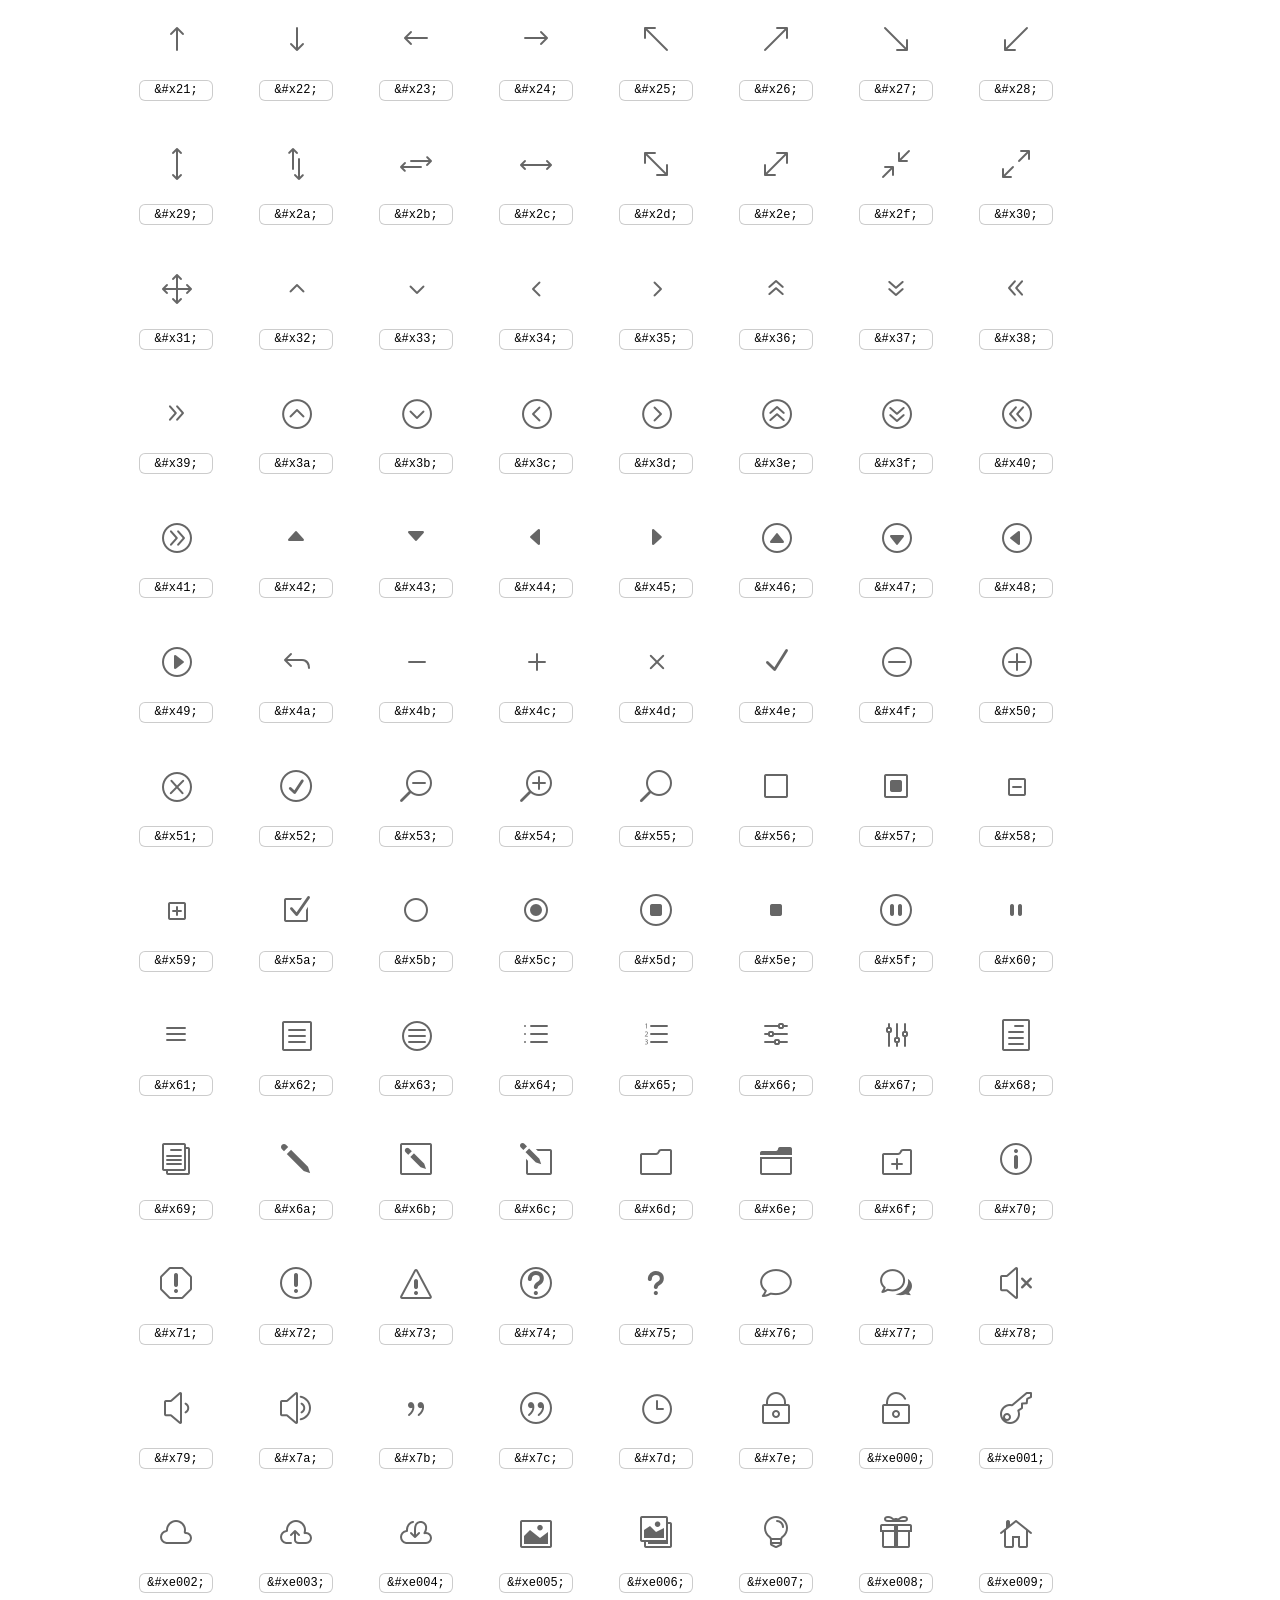
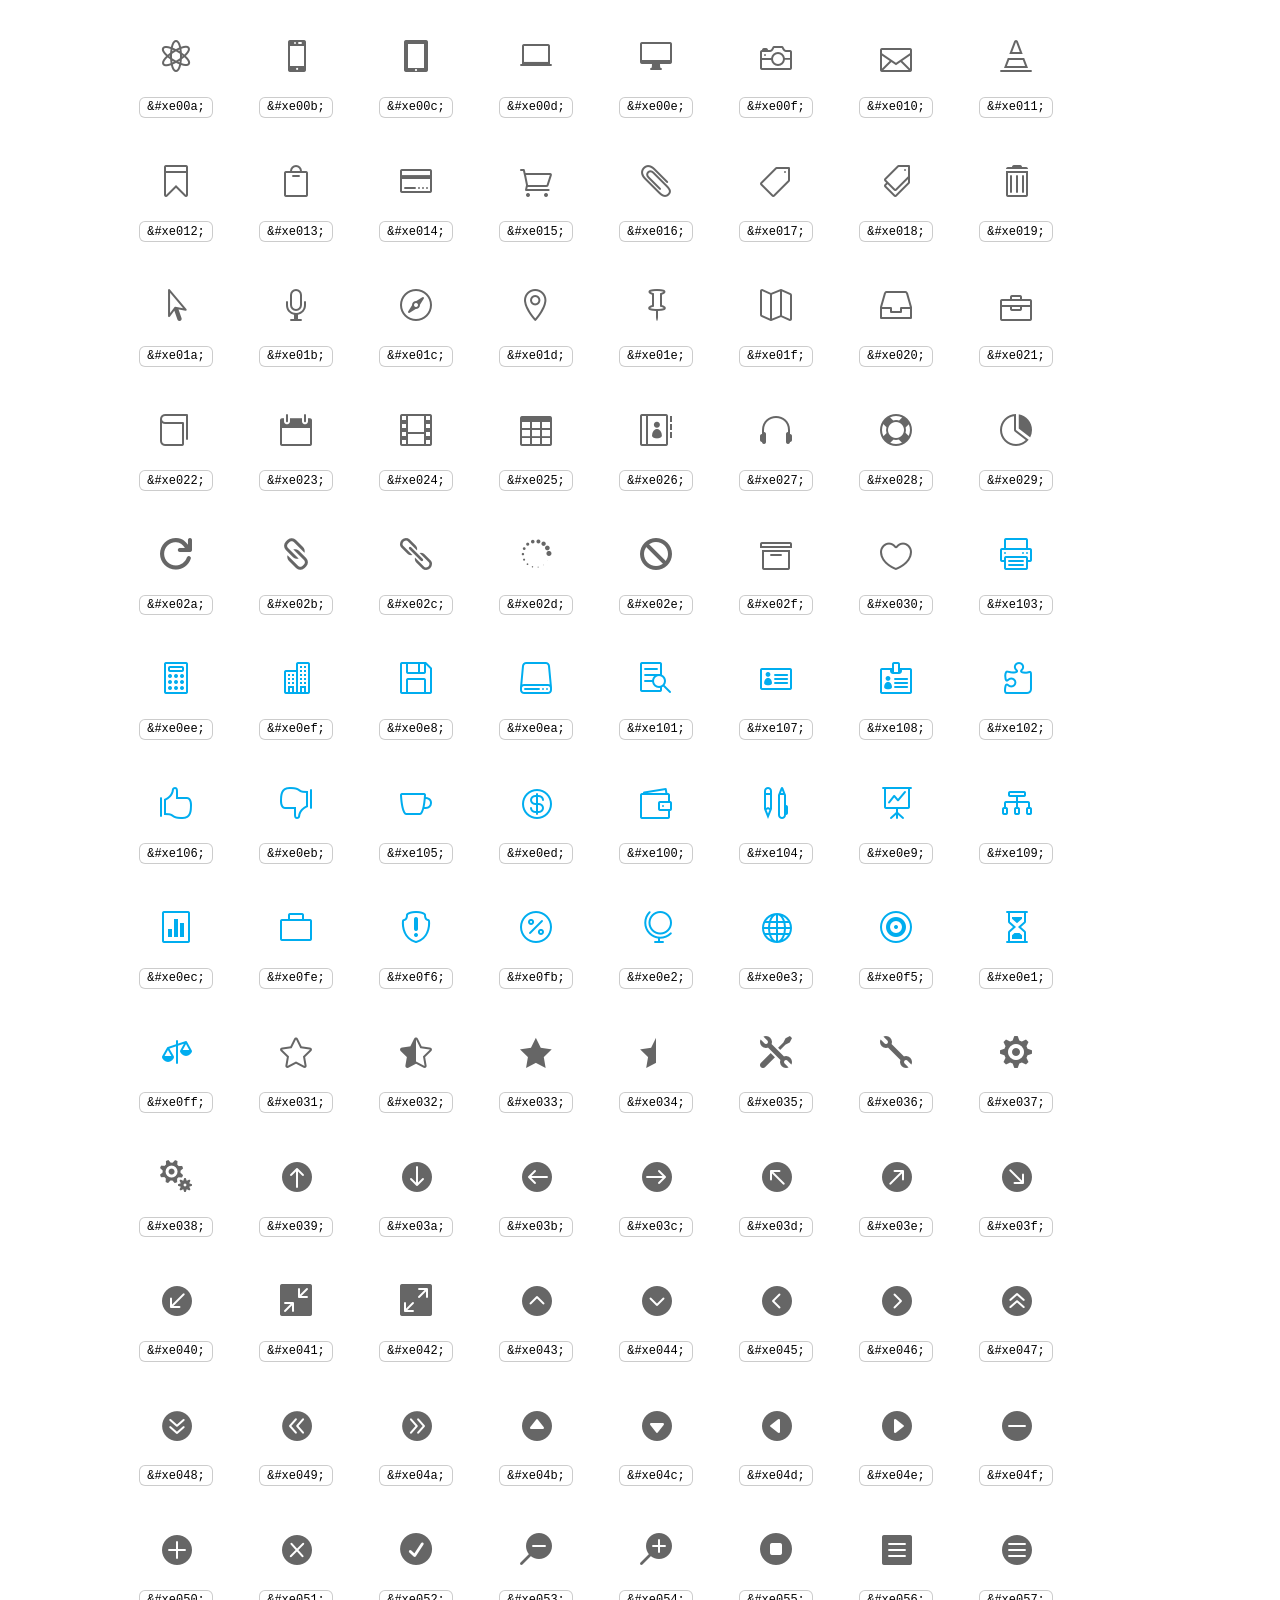
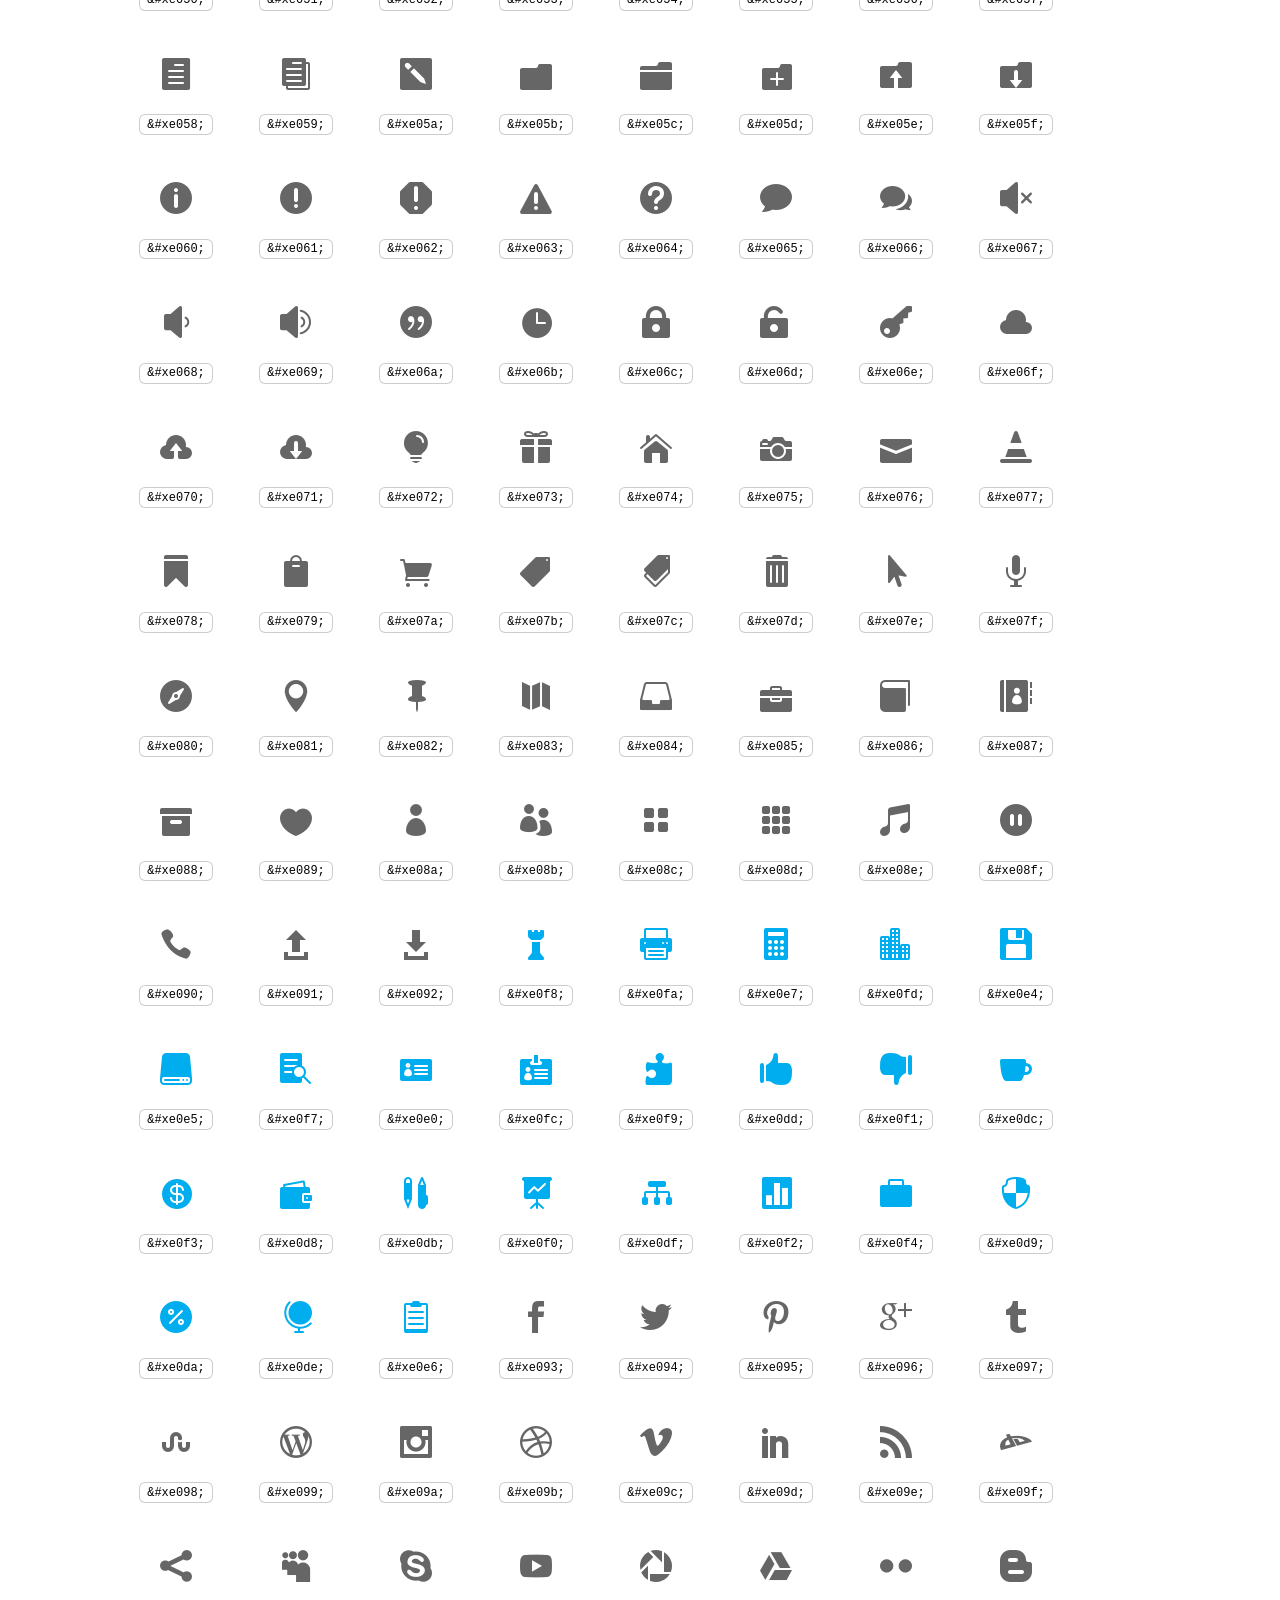
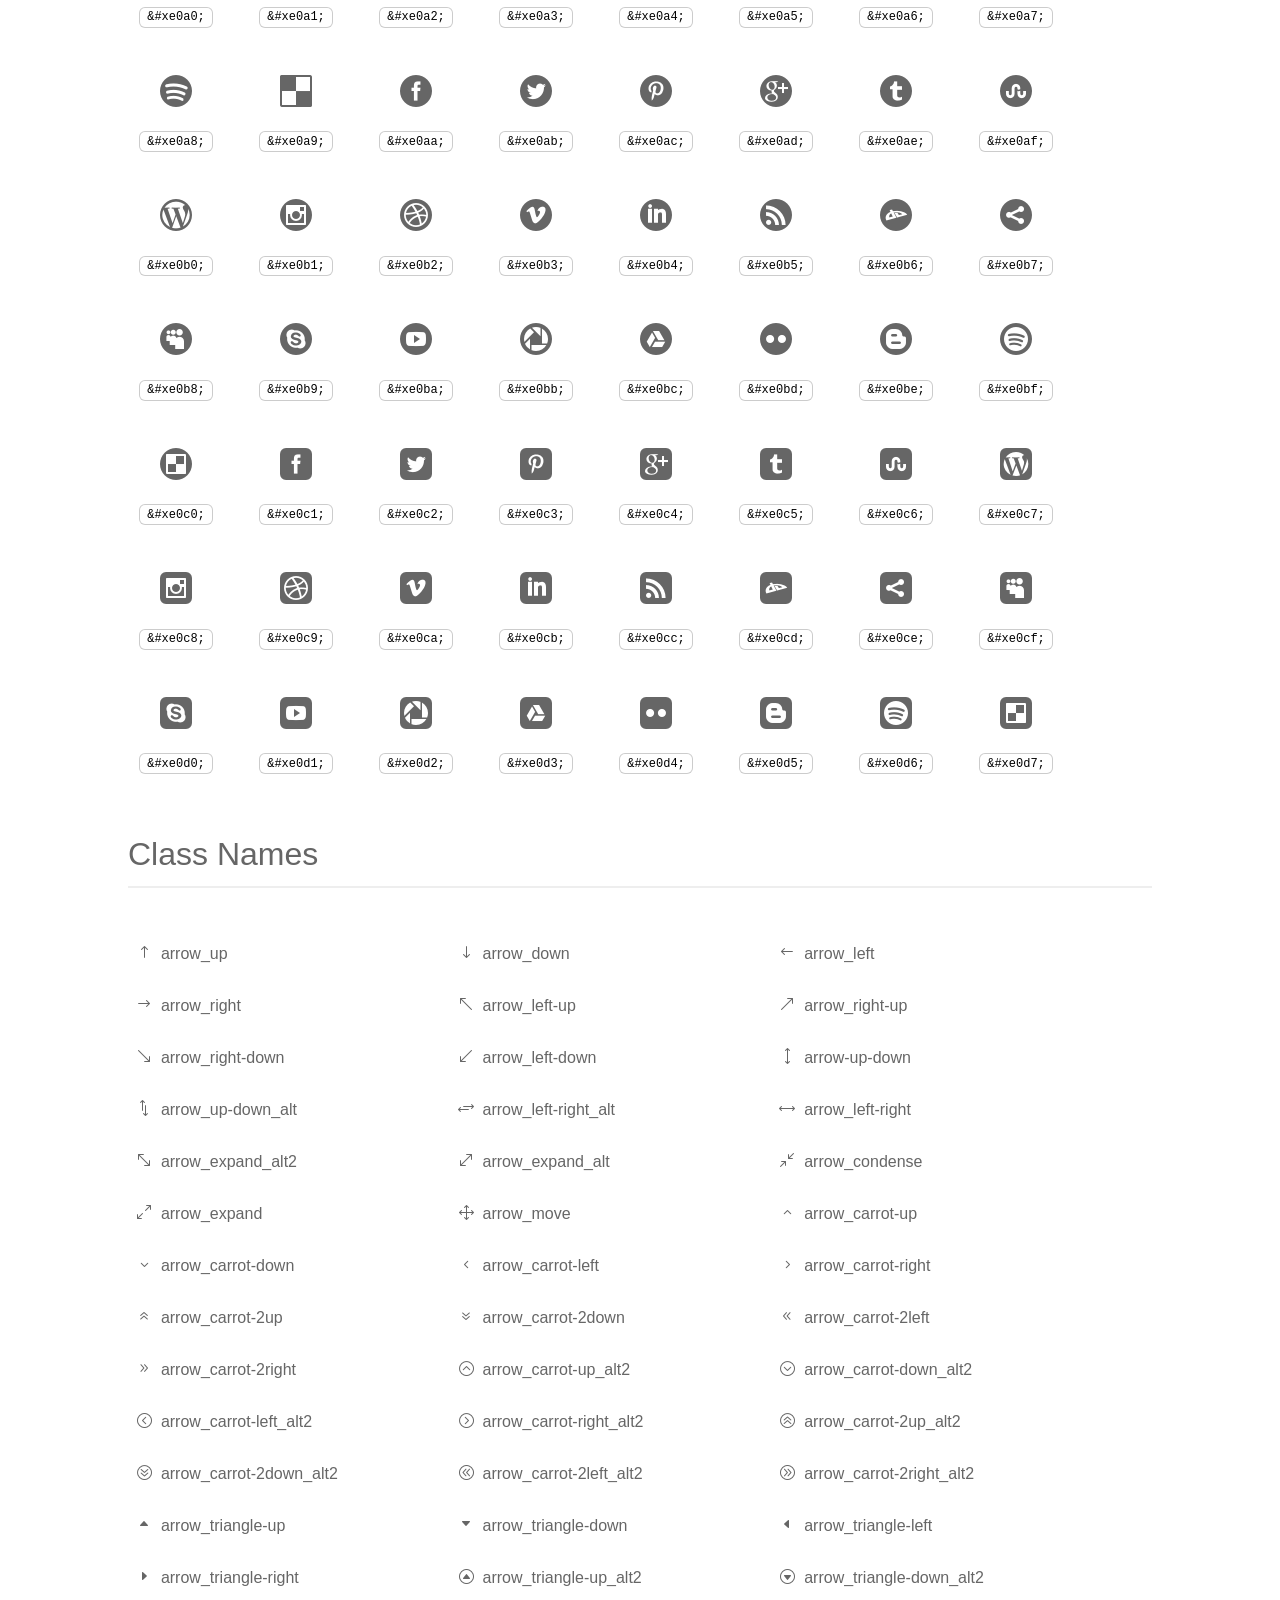
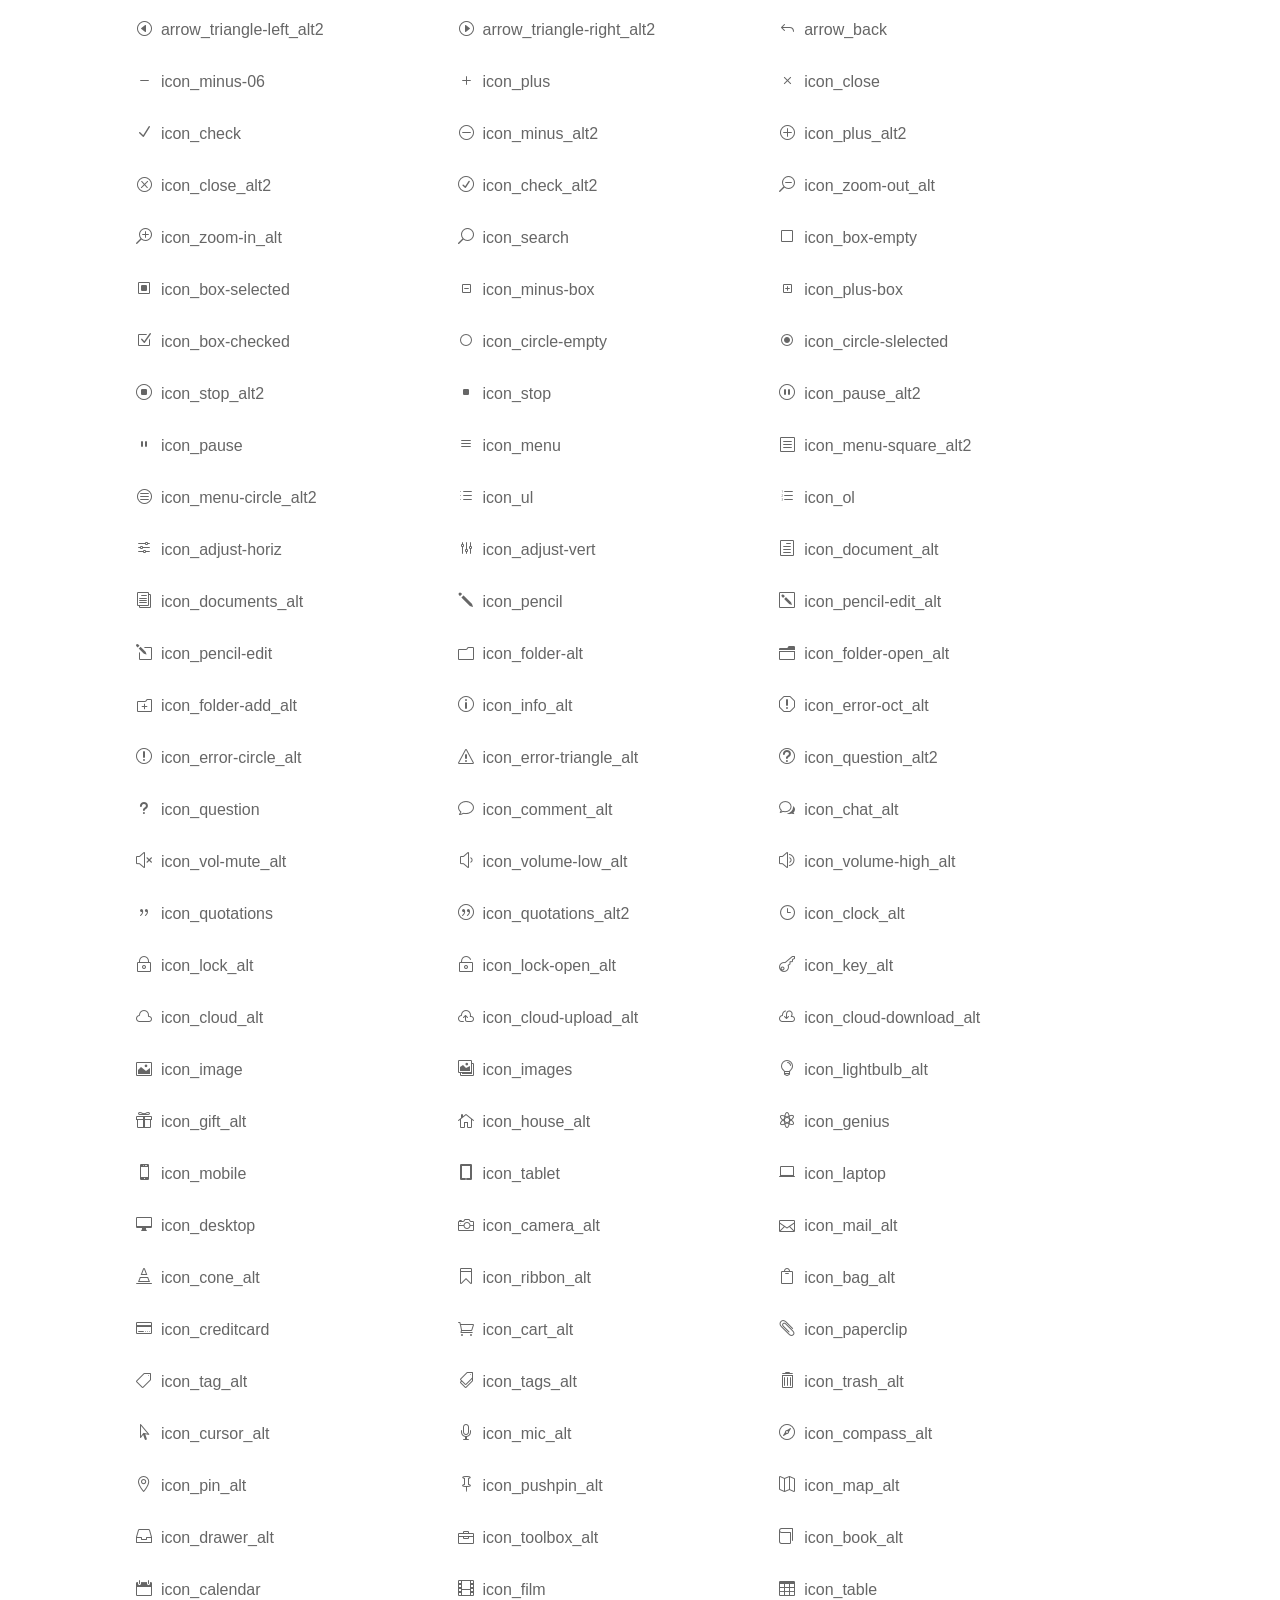
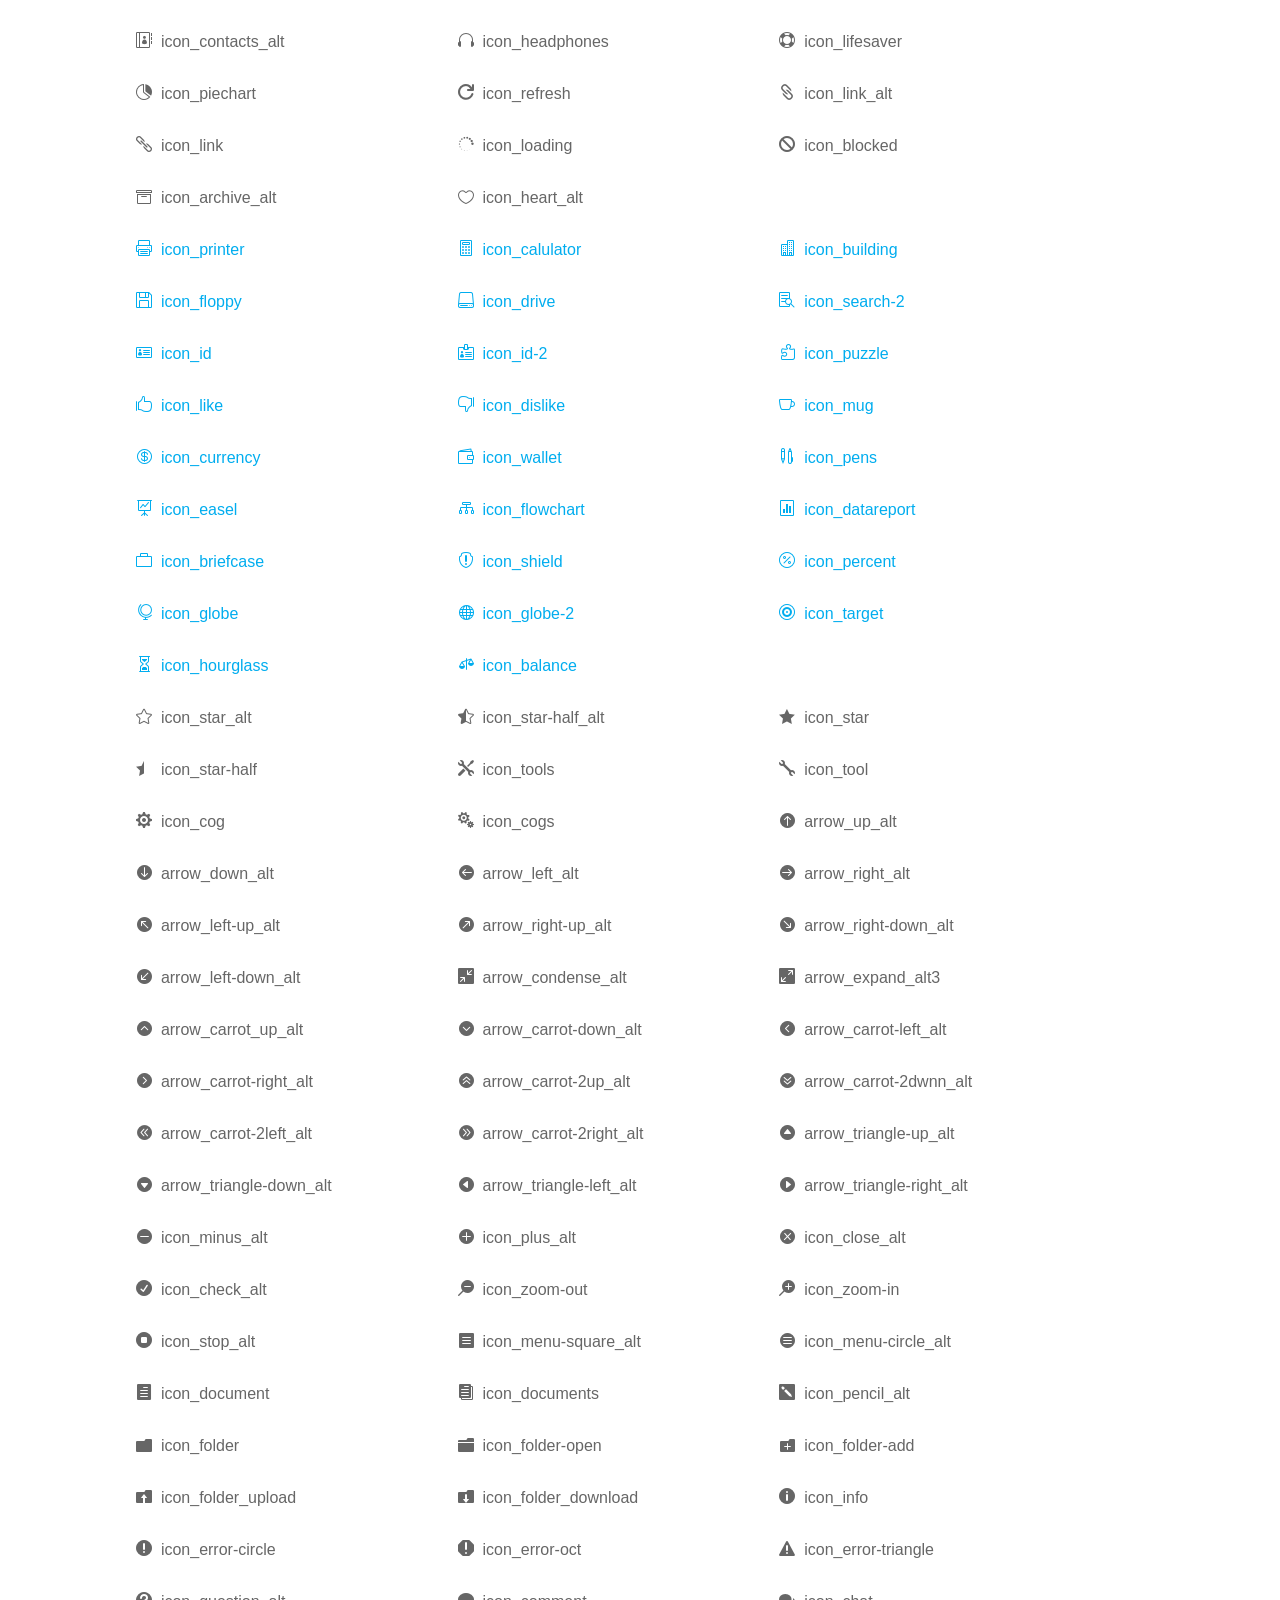
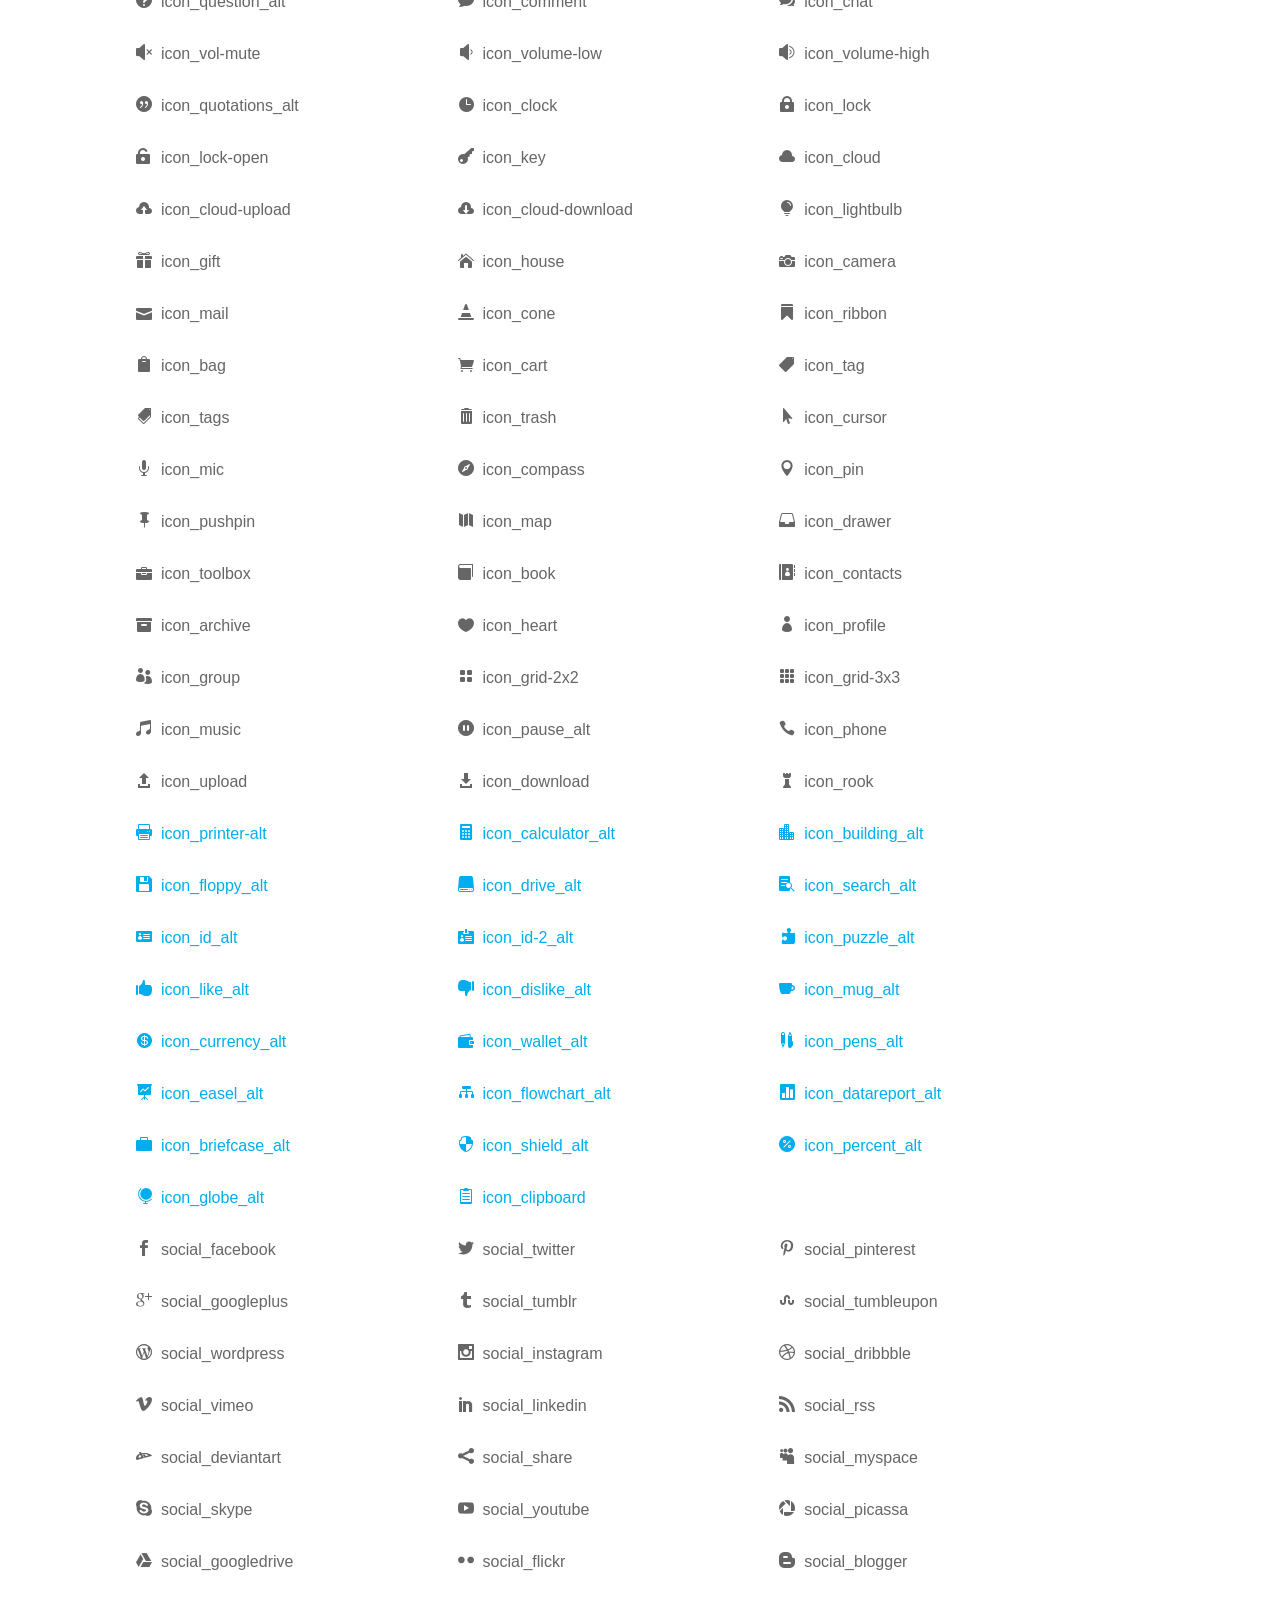
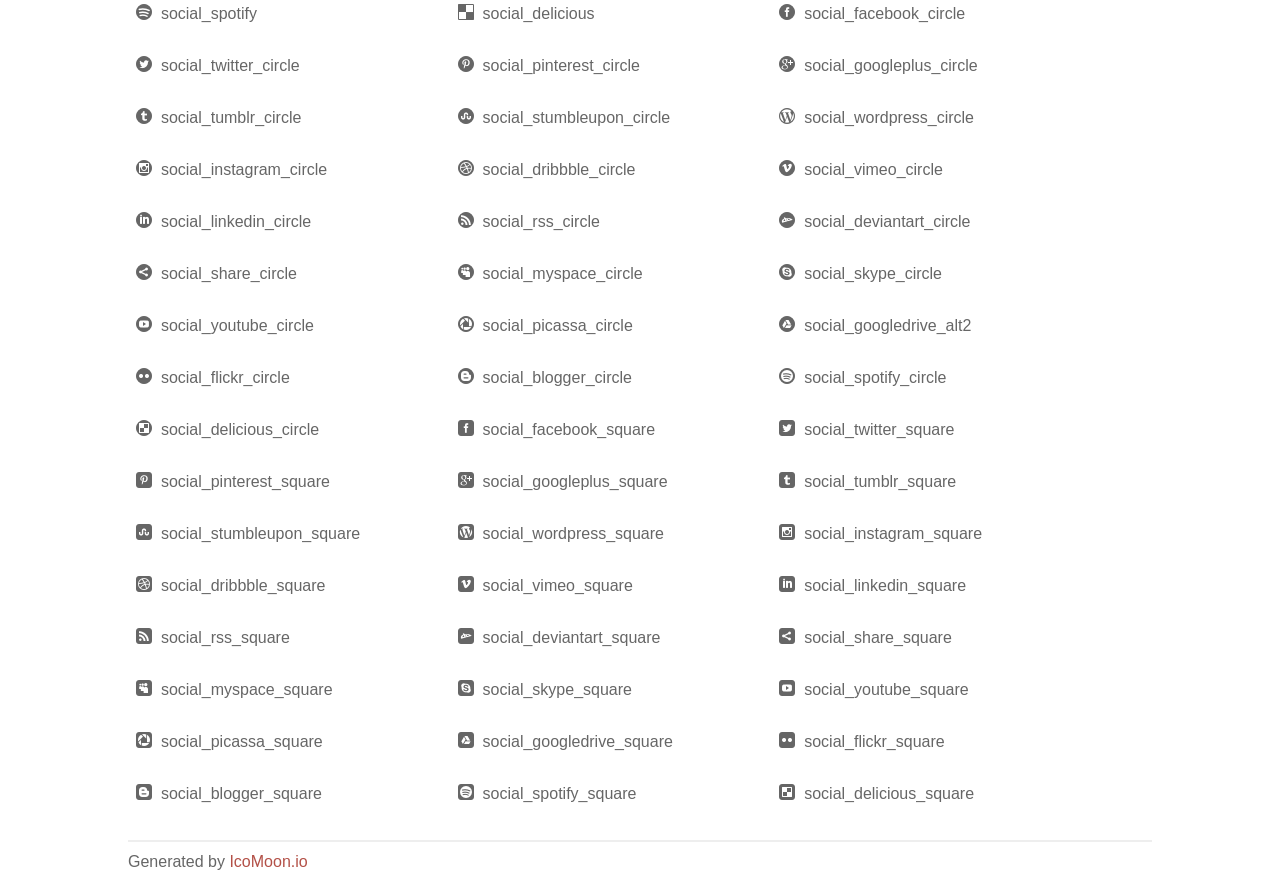
<file: fonts/elegant_font/HTML_CSS/index.html>
<!doctype html>
<html>
<head>
<title>Your Font/Glyphs</title>
<link rel="stylesheet" href="style.css" >
<!--[if lte IE 7]><script src="lte-ie7.js"></script><![endif]-->
<style>
	section, header, footer {display: block;}
	body {
		font-family: sans-serif;
		color: #666;
		line-height: 1.5;
		font-size: 1em;
	}
	* {
		-moz-box-sizing: border-box;
		-webkit-box-sizing: border-box;
		box-sizing: border-box;
		margin: 0;
		padding: 0;
	}
	.glyph {
		float: left;
		text-align: center;
		padding: .75em;
		margin: .4em 1.5em .75em 0;
		width: 6em;
		text-shadow: none;
	}
	
	.glyph input {
		font-family: consolas, monospace;
		font-size: 12px;
		width: 100%;
		text-align: center;
		border: 0;
		box-shadow: 0 0 0 1px #ccc;
		padding: .2em;
                -moz-border-radius: 5px;
                -webkit-border-radius: 5px;
	}
	
	

	.new {
		color:#00adef !important;
	}

	
	.w-main {
		width: 80%;
	}
	.centered {
		margin-left: auto;
		margin-right: auto;
	}
	.fs1 {
		font-size: 2em;
	}
	header {
		margin: 2em 0;
		padding-bottom: .5em;
		color: #666;
		box-shadow: 0 2px #eee;
	}
	header h1 {
		font-size: 2em;
		font-weight: normal;
	}
	.clearfix:before, .clearfix:after { content: ""; display: table; }
	.clearfix:after, .clear { clear: both; }
	footer {
		margin-top: 2em;
		padding: .5em 0;
		box-shadow: 0 -2px #eee;
	}
	a, a:visited {
		color: #B35047;
		text-decoration: none;
	}
	a:hover, a:focus {color: #000;}
	
	.box1 {
		font-size: 16px;
		display: inline-block;
		width: 30%;
		padding: .25em .5em;
		margin: 20px 10px 0 0;
	}
</style>
</head>
<body>
	<div class="w-main centered">
	<section class="mtm clearfix" id="glyphs">
	<div class="glyph">
		<div class="fs1" aria-hidden="true" data-icon="&#x21;"></div>
		<input type="text" readonly value="&amp;#x21;" >
	</div>
	<div class="glyph">
		<div class="fs1" aria-hidden="true" data-icon="&#x22;"></div>
		<input type="text" readonly value="&amp;#x22;" >
	</div>
	<div class="glyph">
		<div class="fs1" aria-hidden="true" data-icon="&#x23;"></div>
		<input type="text" readonly value="&amp;#x23;" >
	</div>
	<div class="glyph">
		<div class="fs1" aria-hidden="true" data-icon="&#x24;"></div>
		<input type="text" readonly value="&amp;#x24;" >
	</div>
	<div class="glyph">
		<div class="fs1" aria-hidden="true" data-icon="&#x25;"></div>
		<input type="text" readonly value="&amp;#x25;" >
	</div>
	<div class="glyph">
		<div class="fs1" aria-hidden="true" data-icon="&#x26;"></div>
		<input type="text" readonly value="&amp;#x26;" >
	</div>
	<div class="glyph">
		<div class="fs1" aria-hidden="true" data-icon="&#x27;"></div>
		<input type="text" readonly value="&amp;#x27;" >
	</div>
	<div class="glyph">
		<div class="fs1" aria-hidden="true" data-icon="&#x28;"></div>
		<input type="text" readonly value="&amp;#x28;" >
	</div>
	<div class="glyph">
		<div class="fs1" aria-hidden="true" data-icon="&#x29;"></div>
		<input type="text" readonly value="&amp;#x29;" >
	</div>
	<div class="glyph">
		<div class="fs1" aria-hidden="true" data-icon="&#x2a;"></div>
		<input type="text" readonly value="&amp;#x2a;" >
	</div>
	<div class="glyph">
		<div class="fs1" aria-hidden="true" data-icon="&#x2b;"></div>
		<input type="text" readonly value="&amp;#x2b;" >
	</div>
	<div class="glyph">
		<div class="fs1" aria-hidden="true" data-icon="&#x2c;"></div>
		<input type="text" readonly value="&amp;#x2c;" >
	</div>
	<div class="glyph">
		<div class="fs1" aria-hidden="true" data-icon="&#x2d;"></div>
		<input type="text" readonly value="&amp;#x2d;" >
	</div>
	<div class="glyph">
		<div class="fs1" aria-hidden="true" data-icon="&#x2e;"></div>
		<input type="text" readonly value="&amp;#x2e;" >
	</div>
	<div class="glyph">
		<div class="fs1" aria-hidden="true" data-icon="&#x2f;"></div>
		<input type="text" readonly value="&amp;#x2f;" >
	</div>
	<div class="glyph">
		<div class="fs1" aria-hidden="true" data-icon="&#x30;"></div>
		<input type="text" readonly value="&amp;#x30;" >
	</div>
	<div class="glyph">
		<div class="fs1" aria-hidden="true" data-icon="&#x31;"></div>
		<input type="text" readonly value="&amp;#x31;" >
	</div>
	<div class="glyph">
		<div class="fs1" aria-hidden="true" data-icon="&#x32;"></div>
		<input type="text" readonly value="&amp;#x32;" >
	</div>
	<div class="glyph">
		<div class="fs1" aria-hidden="true" data-icon="&#x33;"></div>
		<input type="text" readonly value="&amp;#x33;" >
	</div>
	<div class="glyph">
		<div class="fs1" aria-hidden="true" data-icon="&#x34;"></div>
		<input type="text" readonly value="&amp;#x34;" >
	</div>
	<div class="glyph">
		<div class="fs1" aria-hidden="true" data-icon="&#x35;"></div>
		<input type="text" readonly value="&amp;#x35;" >
	</div>
	<div class="glyph">
		<div class="fs1" aria-hidden="true" data-icon="&#x36;"></div>
		<input type="text" readonly value="&amp;#x36;" >
	</div>
	<div class="glyph">
		<div class="fs1" aria-hidden="true" data-icon="&#x37;"></div>
		<input type="text" readonly value="&amp;#x37;" >
	</div>
	<div class="glyph">
		<div class="fs1" aria-hidden="true" data-icon="&#x38;"></div>
		<input type="text" readonly value="&amp;#x38;" >
	</div>
	<div class="glyph">
		<div class="fs1" aria-hidden="true" data-icon="&#x39;"></div>
		<input type="text" readonly value="&amp;#x39;" >
	</div>
	<div class="glyph">
		<div class="fs1" aria-hidden="true" data-icon="&#x3a;"></div>
		<input type="text" readonly value="&amp;#x3a;" >
	</div>
	<div class="glyph">
		<div class="fs1" aria-hidden="true" data-icon="&#x3b;"></div>
		<input type="text" readonly value="&amp;#x3b;" >
	</div>
	<div class="glyph">
		<div class="fs1" aria-hidden="true" data-icon="&#x3c;"></div>
		<input type="text" readonly value="&amp;#x3c;" >
	</div>
	<div class="glyph">
		<div class="fs1" aria-hidden="true" data-icon="&#x3d;"></div>
		<input type="text" readonly value="&amp;#x3d;" >
	</div>
	<div class="glyph">
		<div class="fs1" aria-hidden="true" data-icon="&#x3e;"></div>
		<input type="text" readonly value="&amp;#x3e;" >
	</div>
	<div class="glyph">
		<div class="fs1" aria-hidden="true" data-icon="&#x3f;"></div>
		<input type="text" readonly value="&amp;#x3f;" >
	</div>
	<div class="glyph">
		<div class="fs1" aria-hidden="true" data-icon="&#x40;"></div>
		<input type="text" readonly value="&amp;#x40;" >
	</div>
	<div class="glyph">
		<div class="fs1" aria-hidden="true" data-icon="&#x41;"></div>
		<input type="text" readonly value="&amp;#x41;" >
	</div>
	<div class="glyph">
		<div class="fs1" aria-hidden="true" data-icon="&#x42;"></div>
		<input type="text" readonly value="&amp;#x42;" >
	</div>
	<div class="glyph">
		<div class="fs1" aria-hidden="true" data-icon="&#x43;"></div>
		<input type="text" readonly value="&amp;#x43;" >
	</div>
	<div class="glyph">
		<div class="fs1" aria-hidden="true" data-icon="&#x44;"></div>
		<input type="text" readonly value="&amp;#x44;" >
	</div>
	<div class="glyph">
		<div class="fs1" aria-hidden="true" data-icon="&#x45;"></div>
		<input type="text" readonly value="&amp;#x45;" >
	</div>
	<div class="glyph">
		<div class="fs1" aria-hidden="true" data-icon="&#x46;"></div>
		<input type="text" readonly value="&amp;#x46;" >
	</div>
	<div class="glyph">
		<div class="fs1" aria-hidden="true" data-icon="&#x47;"></div>
		<input type="text" readonly value="&amp;#x47;" >
	</div>
	<div class="glyph">
		<div class="fs1" aria-hidden="true" data-icon="&#x48;"></div>
		<input type="text" readonly value="&amp;#x48;" >
	</div>
	<div class="glyph">
		<div class="fs1" aria-hidden="true" data-icon="&#x49;"></div>
		<input type="text" readonly value="&amp;#x49;" >
	</div>
	<div class="glyph">
		<div class="fs1" aria-hidden="true" data-icon="&#x4a;"></div>
		<input type="text" readonly value="&amp;#x4a;" >
	</div>
	<div class="glyph">
		<div class="fs1" aria-hidden="true" data-icon="&#x4b;"></div>
		<input type="text" readonly value="&amp;#x4b;" >
	</div>
	<div class="glyph">
		<div class="fs1" aria-hidden="true" data-icon="&#x4c;"></div>
		<input type="text" readonly value="&amp;#x4c;" >
	</div>
	<div class="glyph">
		<div class="fs1" aria-hidden="true" data-icon="&#x4d;"></div>
		<input type="text" readonly value="&amp;#x4d;" >
	</div>
	<div class="glyph">
		<div class="fs1" aria-hidden="true" data-icon="&#x4e;"></div>
		<input type="text" readonly value="&amp;#x4e;" >
	</div>
	<div class="glyph">
		<div class="fs1" aria-hidden="true" data-icon="&#x4f;"></div>
		<input type="text" readonly value="&amp;#x4f;" >
	</div>
	<div class="glyph">
		<div class="fs1" aria-hidden="true" data-icon="&#x50;"></div>
		<input type="text" readonly value="&amp;#x50;" >
	</div>
	<div class="glyph">
		<div class="fs1" aria-hidden="true" data-icon="&#x51;"></div>
		<input type="text" readonly value="&amp;#x51;" >
	</div>
	<div class="glyph">
		<div class="fs1" aria-hidden="true" data-icon="&#x52;"></div>
		<input type="text" readonly value="&amp;#x52;" >
	</div>
	<div class="glyph">
		<div class="fs1" aria-hidden="true" data-icon="&#x53;"></div>
		<input type="text" readonly value="&amp;#x53;" >
	</div>
	<div class="glyph">
		<div class="fs1" aria-hidden="true" data-icon="&#x54;"></div>
		<input type="text" readonly value="&amp;#x54;" >
	</div>
	<div class="glyph">
		<div class="fs1" aria-hidden="true" data-icon="&#x55;"></div>
		<input type="text" readonly value="&amp;#x55;" >
	</div>
	<div class="glyph">
		<div class="fs1" aria-hidden="true" data-icon="&#x56;"></div>
		<input type="text" readonly value="&amp;#x56;" >
	</div>
	<div class="glyph">
		<div class="fs1" aria-hidden="true" data-icon="&#x57;"></div>
		<input type="text" readonly value="&amp;#x57;" >
	</div>
	<div class="glyph">
		<div class="fs1" aria-hidden="true" data-icon="&#x58;"></div>
		<input type="text" readonly value="&amp;#x58;" >
	</div>
	<div class="glyph">
		<div class="fs1" aria-hidden="true" data-icon="&#x59;"></div>
		<input type="text" readonly value="&amp;#x59;" >
	</div>
	<div class="glyph">
		<div class="fs1" aria-hidden="true" data-icon="&#x5a;"></div>
		<input type="text" readonly value="&amp;#x5a;" >
	</div>
	<div class="glyph">
		<div class="fs1" aria-hidden="true" data-icon="&#x5b;"></div>
		<input type="text" readonly value="&amp;#x5b;" >
	</div>
	<div class="glyph">
		<div class="fs1" aria-hidden="true" data-icon="&#x5c;"></div>
		<input type="text" readonly value="&amp;#x5c;" >
	</div>
	<div class="glyph">
		<div class="fs1" aria-hidden="true" data-icon="&#x5d;"></div>
		<input type="text" readonly value="&amp;#x5d;" >
	</div>
	<div class="glyph">
		<div class="fs1" aria-hidden="true" data-icon="&#x5e;"></div>
		<input type="text" readonly value="&amp;#x5e;" >
	</div>
	<div class="glyph">
		<div class="fs1" aria-hidden="true" data-icon="&#x5f;"></div>
		<input type="text" readonly value="&amp;#x5f;" >
	</div>
	<div class="glyph">
		<div class="fs1" aria-hidden="true" data-icon="&#x60;"></div>
		<input type="text" readonly value="&amp;#x60;" >
	</div>
	<div class="glyph">
		<div class="fs1" aria-hidden="true" data-icon="&#x61;"></div>
		<input type="text" readonly value="&amp;#x61;" >
	</div>
	<div class="glyph">
		<div class="fs1" aria-hidden="true" data-icon="&#x62;"></div>
		<input type="text" readonly value="&amp;#x62;" >
	</div>
	<div class="glyph">
		<div class="fs1" aria-hidden="true" data-icon="&#x63;"></div>
		<input type="text" readonly value="&amp;#x63;" >
	</div>
	<div class="glyph">
		<div class="fs1" aria-hidden="true" data-icon="&#x64;"></div>
		<input type="text" readonly value="&amp;#x64;" >
	</div>
	<div class="glyph">
		<div class="fs1" aria-hidden="true" data-icon="&#x65;"></div>
		<input type="text" readonly value="&amp;#x65;" >
	</div>
	<div class="glyph">
		<div class="fs1" aria-hidden="true" data-icon="&#x66;"></div>
		<input type="text" readonly value="&amp;#x66;" >
	</div>
	<div class="glyph">
		<div class="fs1" aria-hidden="true" data-icon="&#x67;"></div>
		<input type="text" readonly value="&amp;#x67;" >
	</div>
	<div class="glyph">
		<div class="fs1" aria-hidden="true" data-icon="&#x68;"></div>
		<input type="text" readonly value="&amp;#x68;" >
	</div>
	<div class="glyph">
		<div class="fs1" aria-hidden="true" data-icon="&#x69;"></div>
		<input type="text" readonly value="&amp;#x69;" >
	</div>
	<div class="glyph">
		<div class="fs1" aria-hidden="true" data-icon="&#x6a;"></div>
		<input type="text" readonly value="&amp;#x6a;" >
	</div>
	<div class="glyph">
		<div class="fs1" aria-hidden="true" data-icon="&#x6b;"></div>
		<input type="text" readonly value="&amp;#x6b;" >
	</div>
	<div class="glyph">
		<div class="fs1" aria-hidden="true" data-icon="&#x6c;"></div>
		<input type="text" readonly value="&amp;#x6c;" >
	</div>
	<div class="glyph">
		<div class="fs1" aria-hidden="true" data-icon="&#x6d;"></div>
		<input type="text" readonly value="&amp;#x6d;" >
	</div>
	<div class="glyph">
		<div class="fs1" aria-hidden="true" data-icon="&#x6e;"></div>
		<input type="text" readonly value="&amp;#x6e;" >
	</div>
	<div class="glyph">
		<div class="fs1" aria-hidden="true" data-icon="&#x6f;"></div>
		<input type="text" readonly value="&amp;#x6f;" >
	</div>
	<div class="glyph">
		<div class="fs1" aria-hidden="true" data-icon="&#x70;"></div>
		<input type="text" readonly value="&amp;#x70;" >
	</div>
	<div class="glyph">
		<div class="fs1" aria-hidden="true" data-icon="&#x71;"></div>
		<input type="text" readonly value="&amp;#x71;" >
	</div>
	<div class="glyph">
		<div class="fs1" aria-hidden="true" data-icon="&#x72;"></div>
		<input type="text" readonly value="&amp;#x72;" >
	</div>
	<div class="glyph">
		<div class="fs1" aria-hidden="true" data-icon="&#x73;"></div>
		<input type="text" readonly value="&amp;#x73;" >
	</div>
	<div class="glyph">
		<div class="fs1" aria-hidden="true" data-icon="&#x74;"></div>
		<input type="text" readonly value="&amp;#x74;" >
	</div>
	<div class="glyph">
		<div class="fs1" aria-hidden="true" data-icon="&#x75;"></div>
		<input type="text" readonly value="&amp;#x75;" >
	</div>
	<div class="glyph">
		<div class="fs1" aria-hidden="true" data-icon="&#x76;"></div>
		<input type="text" readonly value="&amp;#x76;" >
	</div>
	<div class="glyph">
		<div class="fs1" aria-hidden="true" data-icon="&#x77;"></div>
		<input type="text" readonly value="&amp;#x77;" >
	</div>
	<div class="glyph">
		<div class="fs1" aria-hidden="true" data-icon="&#x78;"></div>
		<input type="text" readonly value="&amp;#x78;" >
	</div>
	<div class="glyph">
		<div class="fs1" aria-hidden="true" data-icon="&#x79;"></div>
		<input type="text" readonly value="&amp;#x79;" >
	</div>
	<div class="glyph">
		<div class="fs1" aria-hidden="true" data-icon="&#x7a;"></div>
		<input type="text" readonly value="&amp;#x7a;" >
	</div>
	<div class="glyph">
		<div class="fs1" aria-hidden="true" data-icon="&#x7b;"></div>
		<input type="text" readonly value="&amp;#x7b;" >
	</div>
	<div class="glyph">
		<div class="fs1" aria-hidden="true" data-icon="&#x7c;"></div>
		<input type="text" readonly value="&amp;#x7c;" >
	</div>
	<div class="glyph">
		<div class="fs1" aria-hidden="true" data-icon="&#x7d;"></div>
		<input type="text" readonly value="&amp;#x7d;" >
	</div>
	<div class="glyph">
		<div class="fs1" aria-hidden="true" data-icon="&#x7e;"></div>
		<input type="text" readonly value="&amp;#x7e;" >
	</div>
	<div class="glyph">
		<div class="fs1" aria-hidden="true" data-icon="&#xe000;"></div>
		<input type="text" readonly value="&amp;#xe000;" >
	</div>
	<div class="glyph">
		<div class="fs1" aria-hidden="true" data-icon="&#xe001;"></div>
		<input type="text" readonly value="&amp;#xe001;" >
	</div>
	<div class="glyph">
		<div class="fs1" aria-hidden="true" data-icon="&#xe002;"></div>
		<input type="text" readonly value="&amp;#xe002;" >
	</div>
	<div class="glyph">
		<div class="fs1" aria-hidden="true" data-icon="&#xe003;"></div>
		<input type="text" readonly value="&amp;#xe003;" >
	</div>
	<div class="glyph">
		<div class="fs1" aria-hidden="true" data-icon="&#xe004;"></div>
		<input type="text" readonly value="&amp;#xe004;" >
	</div>
	<div class="glyph">
		<div class="fs1" aria-hidden="true" data-icon="&#xe005;"></div>
		<input type="text" readonly value="&amp;#xe005;" >
	</div>
	<div class="glyph">
		<div class="fs1" aria-hidden="true" data-icon="&#xe006;"></div>
		<input type="text" readonly value="&amp;#xe006;" >
	</div>
	<div class="glyph">
		<div class="fs1" aria-hidden="true" data-icon="&#xe007;"></div>
		<input type="text" readonly value="&amp;#xe007;" >
	</div>
	<div class="glyph">
		<div class="fs1" aria-hidden="true" data-icon="&#xe008;"></div>
		<input type="text" readonly value="&amp;#xe008;" >
	</div>
	<div class="glyph">
		<div class="fs1" aria-hidden="true" data-icon="&#xe009;"></div>
		<input type="text" readonly value="&amp;#xe009;" >
	</div>
	<div class="glyph">
		<div class="fs1" aria-hidden="true" data-icon="&#xe00a;"></div>
		<input type="text" readonly value="&amp;#xe00a;" >
	</div>
	<div class="glyph">
		<div class="fs1" aria-hidden="true" data-icon="&#xe00b;"></div>
		<input type="text" readonly value="&amp;#xe00b;" >
	</div>
	<div class="glyph">
		<div class="fs1" aria-hidden="true" data-icon="&#xe00c;"></div>
		<input type="text" readonly value="&amp;#xe00c;" >
	</div>
	<div class="glyph">
		<div class="fs1" aria-hidden="true" data-icon="&#xe00d;"></div>
		<input type="text" readonly value="&amp;#xe00d;" >
	</div>
	<div class="glyph">
		<div class="fs1" aria-hidden="true" data-icon="&#xe00e;"></div>
		<input type="text" readonly value="&amp;#xe00e;" >
	</div>
	<div class="glyph">
		<div class="fs1" aria-hidden="true" data-icon="&#xe00f;"></div>
		<input type="text" readonly value="&amp;#xe00f;" >
	</div>
	<div class="glyph">
		<div class="fs1" aria-hidden="true" data-icon="&#xe010;"></div>
		<input type="text" readonly value="&amp;#xe010;" >
	</div>
	<div class="glyph">
		<div class="fs1" aria-hidden="true" data-icon="&#xe011;"></div>
		<input type="text" readonly value="&amp;#xe011;" >
	</div>
	<div class="glyph">
		<div class="fs1" aria-hidden="true" data-icon="&#xe012;"></div>
		<input type="text" readonly value="&amp;#xe012;" >
	</div>
	<div class="glyph">
		<div class="fs1" aria-hidden="true" data-icon="&#xe013;"></div>
		<input type="text" readonly value="&amp;#xe013;" >
	</div>
	<div class="glyph">
		<div class="fs1" aria-hidden="true" data-icon="&#xe014;"></div>
		<input type="text" readonly value="&amp;#xe014;" >
	</div>
	<div class="glyph">
		<div class="fs1" aria-hidden="true" data-icon="&#xe015;"></div>
		<input type="text" readonly value="&amp;#xe015;" >
	</div>
	<div class="glyph">
		<div class="fs1" aria-hidden="true" data-icon="&#xe016;"></div>
		<input type="text" readonly value="&amp;#xe016;" >
	</div>
	<div class="glyph">
		<div class="fs1" aria-hidden="true" data-icon="&#xe017;"></div>
		<input type="text" readonly value="&amp;#xe017;" >
	</div>
	<div class="glyph">
		<div class="fs1" aria-hidden="true" data-icon="&#xe018;"></div>
		<input type="text" readonly value="&amp;#xe018;" >
	</div>
	<div class="glyph">
		<div class="fs1" aria-hidden="true" data-icon="&#xe019;"></div>
		<input type="text" readonly value="&amp;#xe019;" >
	</div>
	<div class="glyph">
		<div class="fs1" aria-hidden="true" data-icon="&#xe01a;"></div>
		<input type="text" readonly value="&amp;#xe01a;" >
	</div>
	<div class="glyph">
		<div class="fs1" aria-hidden="true" data-icon="&#xe01b;"></div>
		<input type="text" readonly value="&amp;#xe01b;" >
	</div>
	<div class="glyph">
		<div class="fs1" aria-hidden="true" data-icon="&#xe01c;"></div>
		<input type="text" readonly value="&amp;#xe01c;" >
	</div>
	<div class="glyph">
		<div class="fs1" aria-hidden="true" data-icon="&#xe01d;"></div>
		<input type="text" readonly value="&amp;#xe01d;" >
	</div>
	<div class="glyph">
		<div class="fs1" aria-hidden="true" data-icon="&#xe01e;"></div>
		<input type="text" readonly value="&amp;#xe01e;" >
	</div>
	<div class="glyph">
		<div class="fs1" aria-hidden="true" data-icon="&#xe01f;"></div>
		<input type="text" readonly value="&amp;#xe01f;" >
	</div>
	<div class="glyph">
		<div class="fs1" aria-hidden="true" data-icon="&#xe020;"></div>
		<input type="text" readonly value="&amp;#xe020;" >
	</div>
	<div class="glyph">
		<div class="fs1" aria-hidden="true" data-icon="&#xe021;"></div>
		<input type="text" readonly value="&amp;#xe021;" >
	</div>
	<div class="glyph">
		<div class="fs1" aria-hidden="true" data-icon="&#xe022;"></div>
		<input type="text" readonly value="&amp;#xe022;" >
	</div>
	<div class="glyph">
		<div class="fs1" aria-hidden="true" data-icon="&#xe023;"></div>
		<input type="text" readonly value="&amp;#xe023;" >
	</div>
	<div class="glyph">
		<div class="fs1" aria-hidden="true" data-icon="&#xe024;"></div>
		<input type="text" readonly value="&amp;#xe024;" >
	</div>
	<div class="glyph">
		<div class="fs1" aria-hidden="true" data-icon="&#xe025;"></div>
		<input type="text" readonly value="&amp;#xe025;" >
	</div>
	<div class="glyph">
		<div class="fs1" aria-hidden="true" data-icon="&#xe026;"></div>
		<input type="text" readonly value="&amp;#xe026;" >
	</div>
	<div class="glyph">
		<div class="fs1" aria-hidden="true" data-icon="&#xe027;"></div>
		<input type="text" readonly value="&amp;#xe027;" >
	</div>
	<div class="glyph">
		<div class="fs1" aria-hidden="true" data-icon="&#xe028;"></div>
		<input type="text" readonly value="&amp;#xe028;" >
	</div>
	<div class="glyph">
		<div class="fs1" aria-hidden="true" data-icon="&#xe029;"></div>
		<input type="text" readonly value="&amp;#xe029;" >
	</div>
	<div class="glyph">
		<div class="fs1" aria-hidden="true" data-icon="&#xe02a;"></div>
		<input type="text" readonly value="&amp;#xe02a;" >
	</div>
	<div class="glyph">
		<div class="fs1" aria-hidden="true" data-icon="&#xe02b;"></div>
		<input type="text" readonly value="&amp;#xe02b;" >
	</div>
	<div class="glyph">
		<div class="fs1" aria-hidden="true" data-icon="&#xe02c;"></div>
		<input type="text" readonly value="&amp;#xe02c;" >
	</div>
	<div class="glyph">
		<div class="fs1" aria-hidden="true" data-icon="&#xe02d;"></div>
		<input type="text" readonly value="&amp;#xe02d;" >
	</div>
	<div class="glyph">
		<div class="fs1" aria-hidden="true" data-icon="&#xe02e;"></div>
		<input type="text" readonly value="&amp;#xe02e;" >
	</div>
	<div class="glyph">
		<div class="fs1" aria-hidden="true" data-icon="&#xe02f;"></div>
		<input type="text" readonly value="&amp;#xe02f;" >
	</div>
	<div class="glyph">
		<div class="fs1" aria-hidden="true" data-icon="&#xe030;"></div>
		<input type="text" readonly value="&amp;#xe030;" >
	</div>
    
    <div class="new">
    
    <div class="glyph">
		<div class="fs1" aria-hidden="true" data-icon="&#xe103;"></div>
		<input type="text" readonly value="&amp;#xe103;" >
	</div>
	<div class="glyph">
		<div class="fs1" aria-hidden="true" data-icon="&#xe0ee;"></div>
		<input type="text" readonly value="&amp;#xe0ee;" >
	</div>
	<div class="glyph">
		<div class="fs1" aria-hidden="true" data-icon="&#xe0ef;"></div>
		<input type="text" readonly value="&amp;#xe0ef;" >
	</div>
	<div class="glyph">
		<div class="fs1" aria-hidden="true" data-icon="&#xe0e8;"></div>
		<input type="text" readonly value="&amp;#xe0e8;" >
	</div>
	<div class="glyph">
		<div class="fs1" aria-hidden="true" data-icon="&#xe0ea;"></div>
		<input type="text" readonly value="&amp;#xe0ea;" >
	</div>
	<div class="glyph">
		<div class="fs1" aria-hidden="true" data-icon="&#xe101;"></div>
		<input type="text" readonly value="&amp;#xe101;" >
	</div>
	<div class="glyph">
		<div class="fs1" aria-hidden="true" data-icon="&#xe107;"></div>
		<input type="text" readonly value="&amp;#xe107;" >
	</div>
	<div class="glyph">
		<div class="fs1" aria-hidden="true" data-icon="&#xe108;"></div>
		<input type="text" readonly value="&amp;#xe108;" >
	</div>
	<div class="glyph">
		<div class="fs1" aria-hidden="true" data-icon="&#xe102;"></div>
		<input type="text" readonly value="&amp;#xe102;" >
	</div>
	<div class="glyph">
		<div class="fs1" aria-hidden="true" data-icon="&#xe106;"></div>
		<input type="text" readonly value="&amp;#xe106;" >
	</div>
	<div class="glyph">
		<div class="fs1" aria-hidden="true" data-icon="&#xe0eb;"></div>
		<input type="text" readonly value="&amp;#xe0eb;" >
	</div>
	<div class="glyph">
		<div class="fs1" aria-hidden="true" data-icon="&#xe105;"></div>
		<input type="text" readonly value="&amp;#xe105;" >
	</div>
	<div class="glyph">
		<div class="fs1" aria-hidden="true" data-icon="&#xe0ed;"></div>
		<input type="text" readonly value="&amp;#xe0ed;" >
	</div>
	<div class="glyph">
		<div class="fs1" aria-hidden="true" data-icon="&#xe100;"></div>
		<input type="text" readonly value="&amp;#xe100;" >
	</div>
	<div class="glyph">
		<div class="fs1" aria-hidden="true" data-icon="&#xe104;"></div>
		<input type="text" readonly value="&amp;#xe104;" >
	</div>
	<div class="glyph">
		<div class="fs1" aria-hidden="true" data-icon="&#xe0e9;"></div>
		<input type="text" readonly value="&amp;#xe0e9;" >
	</div>
	<div class="glyph">
		<div class="fs1" aria-hidden="true" data-icon="&#xe109;"></div>
		<input type="text" readonly value="&amp;#xe109;" >
	</div>
	<div class="glyph">
		<div class="fs1" aria-hidden="true" data-icon="&#xe0ec;"></div>
		<input type="text" readonly value="&amp;#xe0ec;" >
	</div>
	<div class="glyph">
		<div class="fs1" aria-hidden="true" data-icon="&#xe0fe;"></div>
		<input type="text" readonly value="&amp;#xe0fe;" >
	</div>
	<div class="glyph">
		<div class="fs1" aria-hidden="true" data-icon="&#xe0f6;"></div>
		<input type="text" readonly value="&amp;#xe0f6;" >
	</div>
	<div class="glyph">
		<div class="fs1" aria-hidden="true" data-icon="&#xe0fb;"></div>
		<input type="text" readonly value="&amp;#xe0fb;" >
	</div>
	<div class="glyph">
		<div class="fs1" aria-hidden="true" data-icon="&#xe0e2;"></div>
		<input type="text" readonly value="&amp;#xe0e2;" >
	</div>
	<div class="glyph">
		<div class="fs1" aria-hidden="true" data-icon="&#xe0e3;"></div>
		<input type="text" readonly value="&amp;#xe0e3;" >
	</div>
	<div class="glyph">
		<div class="fs1" aria-hidden="true" data-icon="&#xe0f5;"></div>
		<input type="text" readonly value="&amp;#xe0f5;" >
	</div>
	<div class="glyph">
		<div class="fs1" aria-hidden="true" data-icon="&#xe0e1;"></div>
		<input type="text" readonly value="&amp;#xe0e1;" >
	</div>
	<div class="glyph">
		<div class="fs1" aria-hidden="true" data-icon="&#xe0ff;"></div>
		<input type="text" readonly value="&amp;#xe0ff;" >
	</div>
    
    </div>
    
	<div class="glyph">
		<div class="fs1" aria-hidden="true" data-icon="&#xe031;"></div>
		<input type="text" readonly value="&amp;#xe031;" >
	</div>
	<div class="glyph">
		<div class="fs1" aria-hidden="true" data-icon="&#xe032;"></div>
		<input type="text" readonly value="&amp;#xe032;" >
	</div>
	<div class="glyph">
		<div class="fs1" aria-hidden="true" data-icon="&#xe033;"></div>
		<input type="text" readonly value="&amp;#xe033;" >
	</div>
	<div class="glyph">
		<div class="fs1" aria-hidden="true" data-icon="&#xe034;"></div>
		<input type="text" readonly value="&amp;#xe034;" >
	</div>
	<div class="glyph">
		<div class="fs1" aria-hidden="true" data-icon="&#xe035;"></div>
		<input type="text" readonly value="&amp;#xe035;" >
	</div>
	<div class="glyph">
		<div class="fs1" aria-hidden="true" data-icon="&#xe036;"></div>
		<input type="text" readonly value="&amp;#xe036;" >
	</div>
	<div class="glyph">
		<div class="fs1" aria-hidden="true" data-icon="&#xe037;"></div>
		<input type="text" readonly value="&amp;#xe037;" >
	</div>
	<div class="glyph">
		<div class="fs1" aria-hidden="true" data-icon="&#xe038;"></div>
		<input type="text" readonly value="&amp;#xe038;" >
	</div>
	<div class="glyph">
		<div class="fs1" aria-hidden="true" data-icon="&#xe039;"></div>
		<input type="text" readonly value="&amp;#xe039;" >
	</div>
	<div class="glyph">
		<div class="fs1" aria-hidden="true" data-icon="&#xe03a;"></div>
		<input type="text" readonly value="&amp;#xe03a;" >
	</div>
	<div class="glyph">
		<div class="fs1" aria-hidden="true" data-icon="&#xe03b;"></div>
		<input type="text" readonly value="&amp;#xe03b;" >
	</div>
	<div class="glyph">
		<div class="fs1" aria-hidden="true" data-icon="&#xe03c;"></div>
		<input type="text" readonly value="&amp;#xe03c;" >
	</div>
	<div class="glyph">
		<div class="fs1" aria-hidden="true" data-icon="&#xe03d;"></div>
		<input type="text" readonly value="&amp;#xe03d;" >
	</div>
	<div class="glyph">
		<div class="fs1" aria-hidden="true" data-icon="&#xe03e;"></div>
		<input type="text" readonly value="&amp;#xe03e;" >
	</div>
	<div class="glyph">
		<div class="fs1" aria-hidden="true" data-icon="&#xe03f;"></div>
		<input type="text" readonly value="&amp;#xe03f;" >
	</div>
	<div class="glyph">
		<div class="fs1" aria-hidden="true" data-icon="&#xe040;"></div>
		<input type="text" readonly value="&amp;#xe040;" >
	</div>
	<div class="glyph">
		<div class="fs1" aria-hidden="true" data-icon="&#xe041;"></div>
		<input type="text" readonly value="&amp;#xe041;" >
	</div>
	<div class="glyph">
		<div class="fs1" aria-hidden="true" data-icon="&#xe042;"></div>
		<input type="text" readonly value="&amp;#xe042;" >
	</div>
	<div class="glyph">
		<div class="fs1" aria-hidden="true" data-icon="&#xe043;"></div>
		<input type="text" readonly value="&amp;#xe043;" >
	</div>
	<div class="glyph">
		<div class="fs1" aria-hidden="true" data-icon="&#xe044;"></div>
		<input type="text" readonly value="&amp;#xe044;" >
	</div>
	<div class="glyph">
		<div class="fs1" aria-hidden="true" data-icon="&#xe045;"></div>
		<input type="text" readonly value="&amp;#xe045;" >
	</div>
	<div class="glyph">
		<div class="fs1" aria-hidden="true" data-icon="&#xe046;"></div>
		<input type="text" readonly value="&amp;#xe046;" >
	</div>
	<div class="glyph">
		<div class="fs1" aria-hidden="true" data-icon="&#xe047;"></div>
		<input type="text" readonly value="&amp;#xe047;" >
	</div>
	<div class="glyph">
		<div class="fs1" aria-hidden="true" data-icon="&#xe048;"></div>
		<input type="text" readonly value="&amp;#xe048;" >
	</div>
	<div class="glyph">
		<div class="fs1" aria-hidden="true" data-icon="&#xe049;"></div>
		<input type="text" readonly value="&amp;#xe049;" >
	</div>
	<div class="glyph">
		<div class="fs1" aria-hidden="true" data-icon="&#xe04a;"></div>
		<input type="text" readonly value="&amp;#xe04a;" >
	</div>
	<div class="glyph">
		<div class="fs1" aria-hidden="true" data-icon="&#xe04b;"></div>
		<input type="text" readonly value="&amp;#xe04b;" >
	</div>
	<div class="glyph">
		<div class="fs1" aria-hidden="true" data-icon="&#xe04c;"></div>
		<input type="text" readonly value="&amp;#xe04c;" >
	</div>
	<div class="glyph">
		<div class="fs1" aria-hidden="true" data-icon="&#xe04d;"></div>
		<input type="text" readonly value="&amp;#xe04d;" >
	</div>
	<div class="glyph">
		<div class="fs1" aria-hidden="true" data-icon="&#xe04e;"></div>
		<input type="text" readonly value="&amp;#xe04e;" >
	</div>
	<div class="glyph">
		<div class="fs1" aria-hidden="true" data-icon="&#xe04f;"></div>
		<input type="text" readonly value="&amp;#xe04f;" >
	</div>
	<div class="glyph">
		<div class="fs1" aria-hidden="true" data-icon="&#xe050;"></div>
		<input type="text" readonly value="&amp;#xe050;" >
	</div>
	<div class="glyph">
		<div class="fs1" aria-hidden="true" data-icon="&#xe051;"></div>
		<input type="text" readonly value="&amp;#xe051;" >
	</div>
	<div class="glyph">
		<div class="fs1" aria-hidden="true" data-icon="&#xe052;"></div>
		<input type="text" readonly value="&amp;#xe052;" >
	</div>
	<div class="glyph">
		<div class="fs1" aria-hidden="true" data-icon="&#xe053;"></div>
		<input type="text" readonly value="&amp;#xe053;" >
	</div>
	<div class="glyph">
		<div class="fs1" aria-hidden="true" data-icon="&#xe054;"></div>
		<input type="text" readonly value="&amp;#xe054;" >
	</div>
	<div class="glyph">
		<div class="fs1" aria-hidden="true" data-icon="&#xe055;"></div>
		<input type="text" readonly value="&amp;#xe055;" >
	</div>
	<div class="glyph">
		<div class="fs1" aria-hidden="true" data-icon="&#xe056;"></div>
		<input type="text" readonly value="&amp;#xe056;" >
	</div>
	<div class="glyph">
		<div class="fs1" aria-hidden="true" data-icon="&#xe057;"></div>
		<input type="text" readonly value="&amp;#xe057;" >
	</div>
	<div class="glyph">
		<div class="fs1" aria-hidden="true" data-icon="&#xe058;"></div>
		<input type="text" readonly value="&amp;#xe058;" >
	</div>
	<div class="glyph">
		<div class="fs1" aria-hidden="true" data-icon="&#xe059;"></div>
		<input type="text" readonly value="&amp;#xe059;" >
	</div>
	<div class="glyph">
		<div class="fs1" aria-hidden="true" data-icon="&#xe05a;"></div>
		<input type="text" readonly value="&amp;#xe05a;" >
	</div>
	<div class="glyph">
		<div class="fs1" aria-hidden="true" data-icon="&#xe05b;"></div>
		<input type="text" readonly value="&amp;#xe05b;" >
	</div>
	<div class="glyph">
		<div class="fs1" aria-hidden="true" data-icon="&#xe05c;"></div>
		<input type="text" readonly value="&amp;#xe05c;" >
	</div>
	<div class="glyph">
		<div class="fs1" aria-hidden="true" data-icon="&#xe05d;"></div>
		<input type="text" readonly value="&amp;#xe05d;" >
	</div>
	<div class="glyph">
		<div class="fs1" aria-hidden="true" data-icon="&#xe05e;"></div>
		<input type="text" readonly value="&amp;#xe05e;" >
	</div>
	<div class="glyph">
		<div class="fs1" aria-hidden="true" data-icon="&#xe05f;"></div>
		<input type="text" readonly value="&amp;#xe05f;" >
	</div>
	<div class="glyph">
		<div class="fs1" aria-hidden="true" data-icon="&#xe060;"></div>
		<input type="text" readonly value="&amp;#xe060;" >
	</div>
	<div class="glyph">
		<div class="fs1" aria-hidden="true" data-icon="&#xe061;"></div>
		<input type="text" readonly value="&amp;#xe061;" >
	</div>
	<div class="glyph">
		<div class="fs1" aria-hidden="true" data-icon="&#xe062;"></div>
		<input type="text" readonly value="&amp;#xe062;" >
	</div>
	<div class="glyph">
		<div class="fs1" aria-hidden="true" data-icon="&#xe063;"></div>
		<input type="text" readonly value="&amp;#xe063;" >
	</div>
	<div class="glyph">
		<div class="fs1" aria-hidden="true" data-icon="&#xe064;"></div>
		<input type="text" readonly value="&amp;#xe064;" >
	</div>
	<div class="glyph">
		<div class="fs1" aria-hidden="true" data-icon="&#xe065;"></div>
		<input type="text" readonly value="&amp;#xe065;" >
	</div>
	<div class="glyph">
		<div class="fs1" aria-hidden="true" data-icon="&#xe066;"></div>
		<input type="text" readonly value="&amp;#xe066;" >
	</div>
	<div class="glyph">
		<div class="fs1" aria-hidden="true" data-icon="&#xe067;"></div>
		<input type="text" readonly value="&amp;#xe067;" >
	</div>
	<div class="glyph">
		<div class="fs1" aria-hidden="true" data-icon="&#xe068;"></div>
		<input type="text" readonly value="&amp;#xe068;" >
	</div>
	<div class="glyph">
		<div class="fs1" aria-hidden="true" data-icon="&#xe069;"></div>
		<input type="text" readonly value="&amp;#xe069;" >
	</div>
	<div class="glyph">
		<div class="fs1" aria-hidden="true" data-icon="&#xe06a;"></div>
		<input type="text" readonly value="&amp;#xe06a;" >
	</div>
	<div class="glyph">
		<div class="fs1" aria-hidden="true" data-icon="&#xe06b;"></div>
		<input type="text" readonly value="&amp;#xe06b;" >
	</div>
	<div class="glyph">
		<div class="fs1" aria-hidden="true" data-icon="&#xe06c;"></div>
		<input type="text" readonly value="&amp;#xe06c;" >
	</div>
	<div class="glyph">
		<div class="fs1" aria-hidden="true" data-icon="&#xe06d;"></div>
		<input type="text" readonly value="&amp;#xe06d;" >
	</div>
	<div class="glyph">
		<div class="fs1" aria-hidden="true" data-icon="&#xe06e;"></div>
		<input type="text" readonly value="&amp;#xe06e;" >
	</div>
	<div class="glyph">
		<div class="fs1" aria-hidden="true" data-icon="&#xe06f;"></div>
		<input type="text" readonly value="&amp;#xe06f;" >
	</div>
	<div class="glyph">
		<div class="fs1" aria-hidden="true" data-icon="&#xe070;"></div>
		<input type="text" readonly value="&amp;#xe070;" >
	</div>
	<div class="glyph">
		<div class="fs1" aria-hidden="true" data-icon="&#xe071;"></div>
		<input type="text" readonly value="&amp;#xe071;" >
	</div>
	<div class="glyph">
		<div class="fs1" aria-hidden="true" data-icon="&#xe072;"></div>
		<input type="text" readonly value="&amp;#xe072;" >
	</div>
	<div class="glyph">
		<div class="fs1" aria-hidden="true" data-icon="&#xe073;"></div>
		<input type="text" readonly value="&amp;#xe073;" >
	</div>
	<div class="glyph">
		<div class="fs1" aria-hidden="true" data-icon="&#xe074;"></div>
		<input type="text" readonly value="&amp;#xe074;" >
	</div>
	<div class="glyph">
		<div class="fs1" aria-hidden="true" data-icon="&#xe075;"></div>
		<input type="text" readonly value="&amp;#xe075;" >
	</div>
	<div class="glyph">
		<div class="fs1" aria-hidden="true" data-icon="&#xe076;"></div>
		<input type="text" readonly value="&amp;#xe076;" >
	</div>
	<div class="glyph">
		<div class="fs1" aria-hidden="true" data-icon="&#xe077;"></div>
		<input type="text" readonly value="&amp;#xe077;" >
	</div>
	<div class="glyph">
		<div class="fs1" aria-hidden="true" data-icon="&#xe078;"></div>
		<input type="text" readonly value="&amp;#xe078;" >
	</div>
	<div class="glyph">
		<div class="fs1" aria-hidden="true" data-icon="&#xe079;"></div>
		<input type="text" readonly value="&amp;#xe079;" >
	</div>
	<div class="glyph">
		<div class="fs1" aria-hidden="true" data-icon="&#xe07a;"></div>
		<input type="text" readonly value="&amp;#xe07a;" >
	</div>
	<div class="glyph">
		<div class="fs1" aria-hidden="true" data-icon="&#xe07b;"></div>
		<input type="text" readonly value="&amp;#xe07b;" >
	</div>
	<div class="glyph">
		<div class="fs1" aria-hidden="true" data-icon="&#xe07c;"></div>
		<input type="text" readonly value="&amp;#xe07c;" >
	</div>
	<div class="glyph">
		<div class="fs1" aria-hidden="true" data-icon="&#xe07d;"></div>
		<input type="text" readonly value="&amp;#xe07d;" >
	</div>
	<div class="glyph">
		<div class="fs1" aria-hidden="true" data-icon="&#xe07e;"></div>
		<input type="text" readonly value="&amp;#xe07e;" >
	</div>
	<div class="glyph">
		<div class="fs1" aria-hidden="true" data-icon="&#xe07f;"></div>
		<input type="text" readonly value="&amp;#xe07f;" >
	</div>
	<div class="glyph">
		<div class="fs1" aria-hidden="true" data-icon="&#xe080;"></div>
		<input type="text" readonly value="&amp;#xe080;" >
	</div>
	<div class="glyph">
		<div class="fs1" aria-hidden="true" data-icon="&#xe081;"></div>
		<input type="text" readonly value="&amp;#xe081;" >
	</div>
	<div class="glyph">
		<div class="fs1" aria-hidden="true" data-icon="&#xe082;"></div>
		<input type="text" readonly value="&amp;#xe082;" >
	</div>
	<div class="glyph">
		<div class="fs1" aria-hidden="true" data-icon="&#xe083;"></div>
		<input type="text" readonly value="&amp;#xe083;" >
	</div>
	<div class="glyph">
		<div class="fs1" aria-hidden="true" data-icon="&#xe084;"></div>
		<input type="text" readonly value="&amp;#xe084;" >
	</div>
	<div class="glyph">
		<div class="fs1" aria-hidden="true" data-icon="&#xe085;"></div>
		<input type="text" readonly value="&amp;#xe085;" >
	</div>
	<div class="glyph">
		<div class="fs1" aria-hidden="true" data-icon="&#xe086;"></div>
		<input type="text" readonly value="&amp;#xe086;" >
	</div>
	<div class="glyph">
		<div class="fs1" aria-hidden="true" data-icon="&#xe087;"></div>
		<input type="text" readonly value="&amp;#xe087;" >
	</div>
	<div class="glyph">
		<div class="fs1" aria-hidden="true" data-icon="&#xe088;"></div>
		<input type="text" readonly value="&amp;#xe088;" >
	</div>
	<div class="glyph">
		<div class="fs1" aria-hidden="true" data-icon="&#xe089;"></div>
		<input type="text" readonly value="&amp;#xe089;" >
	</div>
	<div class="glyph">
		<div class="fs1" aria-hidden="true" data-icon="&#xe08a;"></div>
		<input type="text" readonly value="&amp;#xe08a;" >
	</div>
	<div class="glyph">
		<div class="fs1" aria-hidden="true" data-icon="&#xe08b;"></div>
		<input type="text" readonly value="&amp;#xe08b;" >
	</div>
	<div class="glyph">
		<div class="fs1" aria-hidden="true" data-icon="&#xe08c;"></div>
		<input type="text" readonly value="&amp;#xe08c;" >
	</div>
	<div class="glyph">
		<div class="fs1" aria-hidden="true" data-icon="&#xe08d;"></div>
		<input type="text" readonly value="&amp;#xe08d;" >
	</div>
	<div class="glyph">
		<div class="fs1" aria-hidden="true" data-icon="&#xe08e;"></div>
		<input type="text" readonly value="&amp;#xe08e;" >
	</div>
	<div class="glyph">
		<div class="fs1" aria-hidden="true" data-icon="&#xe08f;"></div>
		<input type="text" readonly value="&amp;#xe08f;" >
	</div>
	<div class="glyph">
		<div class="fs1" aria-hidden="true" data-icon="&#xe090;"></div>
		<input type="text" readonly value="&amp;#xe090;" >
	</div>
	<div class="glyph">
		<div class="fs1" aria-hidden="true" data-icon="&#xe091;"></div>
		<input type="text" readonly value="&amp;#xe091;" >
	</div>
	<div class="glyph">
		<div class="fs1" aria-hidden="true" data-icon="&#xe092;"></div>
		<input type="text" readonly value="&amp;#xe092;" >
	</div>
    
    <div class="new">
    
    <div class="glyph">
		<div class="fs1" aria-hidden="true" data-icon="&#xe0f8;"></div>
		<input type="text" readonly value="&amp;#xe0f8;" >
	</div>
	<div class="glyph">
		<div class="fs1" aria-hidden="true" data-icon="&#xe0fa;"></div>
		<input type="text" readonly value="&amp;#xe0fa;" >
	</div>
	<div class="glyph">
		<div class="fs1" aria-hidden="true" data-icon="&#xe0e7;"></div>
		<input type="text" readonly value="&amp;#xe0e7;" >
	</div>
	<div class="glyph">
		<div class="fs1" aria-hidden="true" data-icon="&#xe0fd;"></div>
		<input type="text" readonly value="&amp;#xe0fd;" >
	</div>
	<div class="glyph">
		<div class="fs1" aria-hidden="true" data-icon="&#xe0e4;"></div>
		<input type="text" readonly value="&amp;#xe0e4;" >
	</div>
	<div class="glyph">
		<div class="fs1" aria-hidden="true" data-icon="&#xe0e5;"></div>
		<input type="text" readonly value="&amp;#xe0e5;" >
	</div>
	<div class="glyph">
		<div class="fs1" aria-hidden="true" data-icon="&#xe0f7;"></div>
		<input type="text" readonly value="&amp;#xe0f7;" >
	</div>
	<div class="glyph">
		<div class="fs1" aria-hidden="true" data-icon="&#xe0e0;"></div>
		<input type="text" readonly value="&amp;#xe0e0;" >
	</div>
	<div class="glyph">
		<div class="fs1" aria-hidden="true" data-icon="&#xe0fc;"></div>
		<input type="text" readonly value="&amp;#xe0fc;" >
	</div>
	<div class="glyph">
		<div class="fs1" aria-hidden="true" data-icon="&#xe0f9;"></div>
		<input type="text" readonly value="&amp;#xe0f9;" >
	</div>
	<div class="glyph">
		<div class="fs1" aria-hidden="true" data-icon="&#xe0dd;"></div>
		<input type="text" readonly value="&amp;#xe0dd;" >
	</div>
	<div class="glyph">
		<div class="fs1" aria-hidden="true" data-icon="&#xe0f1;"></div>
		<input type="text" readonly value="&amp;#xe0f1;" >
	</div>
	<div class="glyph">
		<div class="fs1" aria-hidden="true" data-icon="&#xe0dc;"></div>
		<input type="text" readonly value="&amp;#xe0dc;" >
	</div>
	<div class="glyph">
		<div class="fs1" aria-hidden="true" data-icon="&#xe0f3;"></div>
		<input type="text" readonly value="&amp;#xe0f3;" >
	</div>
	<div class="glyph">
		<div class="fs1" aria-hidden="true" data-icon="&#xe0d8;"></div>
		<input type="text" readonly value="&amp;#xe0d8;" >
	</div>
	<div class="glyph">
		<div class="fs1" aria-hidden="true" data-icon="&#xe0db;"></div>
		<input type="text" readonly value="&amp;#xe0db;" >
	</div>
	<div class="glyph">
		<div class="fs1" aria-hidden="true" data-icon="&#xe0f0;"></div>
		<input type="text" readonly value="&amp;#xe0f0;" >
	</div>
	<div class="glyph">
		<div class="fs1" aria-hidden="true" data-icon="&#xe0df;"></div>
		<input type="text" readonly value="&amp;#xe0df;" >
	</div>
	<div class="glyph">
		<div class="fs1" aria-hidden="true" data-icon="&#xe0f2;"></div>
		<input type="text" readonly value="&amp;#xe0f2;" >
	</div>
	<div class="glyph">
		<div class="fs1" aria-hidden="true" data-icon="&#xe0f4;"></div>
		<input type="text" readonly value="&amp;#xe0f4;" >
	</div>
	<div class="glyph">
		<div class="fs1" aria-hidden="true" data-icon="&#xe0d9;"></div>
		<input type="text" readonly value="&amp;#xe0d9;" >
	</div>
	<div class="glyph">
		<div class="fs1" aria-hidden="true" data-icon="&#xe0da;"></div>
		<input type="text" readonly value="&amp;#xe0da;" >
	</div>
	<div class="glyph">
		<div class="fs1" aria-hidden="true" data-icon="&#xe0de;"></div>
		<input type="text" readonly value="&amp;#xe0de;" >
	</div>
	<div class="glyph">
		<div class="fs1" aria-hidden="true" data-icon="&#xe0e6;"></div>
		<input type="text" readonly value="&amp;#xe0e6;" >
	</div>
    
    </div>
    
	<div class="glyph">
		<div class="fs1" aria-hidden="true" data-icon="&#xe093;"></div>
		<input type="text" readonly value="&amp;#xe093;" >
	</div>
	<div class="glyph">
		<div class="fs1" aria-hidden="true" data-icon="&#xe094;"></div>
		<input type="text" readonly value="&amp;#xe094;" >
	</div>
	<div class="glyph">
		<div class="fs1" aria-hidden="true" data-icon="&#xe095;"></div>
		<input type="text" readonly value="&amp;#xe095;" >
	</div>
	<div class="glyph">
		<div class="fs1" aria-hidden="true" data-icon="&#xe096;"></div>
		<input type="text" readonly value="&amp;#xe096;" >
	</div>
	<div class="glyph">
		<div class="fs1" aria-hidden="true" data-icon="&#xe097;"></div>
		<input type="text" readonly value="&amp;#xe097;" >
	</div>
	<div class="glyph">
		<div class="fs1" aria-hidden="true" data-icon="&#xe098;"></div>
		<input type="text" readonly value="&amp;#xe098;" >
	</div>
	<div class="glyph">
		<div class="fs1" aria-hidden="true" data-icon="&#xe099;"></div>
		<input type="text" readonly value="&amp;#xe099;" >
	</div>
	<div class="glyph">
		<div class="fs1" aria-hidden="true" data-icon="&#xe09a;"></div>
		<input type="text" readonly value="&amp;#xe09a;" >
	</div>
	<div class="glyph">
		<div class="fs1" aria-hidden="true" data-icon="&#xe09b;"></div>
		<input type="text" readonly value="&amp;#xe09b;" >
	</div>
	<div class="glyph">
		<div class="fs1" aria-hidden="true" data-icon="&#xe09c;"></div>
		<input type="text" readonly value="&amp;#xe09c;" >
	</div>
	<div class="glyph">
		<div class="fs1" aria-hidden="true" data-icon="&#xe09d;"></div>
		<input type="text" readonly value="&amp;#xe09d;" >
	</div>
	<div class="glyph">
		<div class="fs1" aria-hidden="true" data-icon="&#xe09e;"></div>
		<input type="text" readonly value="&amp;#xe09e;" >
	</div>
	<div class="glyph">
		<div class="fs1" aria-hidden="true" data-icon="&#xe09f;"></div>
		<input type="text" readonly value="&amp;#xe09f;" >
	</div>
	<div class="glyph">
		<div class="fs1" aria-hidden="true" data-icon="&#xe0a0;"></div>
		<input type="text" readonly value="&amp;#xe0a0;" >
	</div>
	<div class="glyph">
		<div class="fs1" aria-hidden="true" data-icon="&#xe0a1;"></div>
		<input type="text" readonly value="&amp;#xe0a1;" >
	</div>
	<div class="glyph">
		<div class="fs1" aria-hidden="true" data-icon="&#xe0a2;"></div>
		<input type="text" readonly value="&amp;#xe0a2;" >
	</div>
	<div class="glyph">
		<div class="fs1" aria-hidden="true" data-icon="&#xe0a3;"></div>
		<input type="text" readonly value="&amp;#xe0a3;" >
	</div>
	<div class="glyph">
		<div class="fs1" aria-hidden="true" data-icon="&#xe0a4;"></div>
		<input type="text" readonly value="&amp;#xe0a4;" >
	</div>
	<div class="glyph">
		<div class="fs1" aria-hidden="true" data-icon="&#xe0a5;"></div>
		<input type="text" readonly value="&amp;#xe0a5;" >
	</div>
	<div class="glyph">
		<div class="fs1" aria-hidden="true" data-icon="&#xe0a6;"></div>
		<input type="text" readonly value="&amp;#xe0a6;" >
	</div>
	<div class="glyph">
		<div class="fs1" aria-hidden="true" data-icon="&#xe0a7;"></div>
		<input type="text" readonly value="&amp;#xe0a7;" >
	</div>
	<div class="glyph">
		<div class="fs1" aria-hidden="true" data-icon="&#xe0a8;"></div>
		<input type="text" readonly value="&amp;#xe0a8;" >
	</div>
	<div class="glyph">
		<div class="fs1" aria-hidden="true" data-icon="&#xe0a9;"></div>
		<input type="text" readonly value="&amp;#xe0a9;" >
	</div>
	<div class="glyph">
		<div class="fs1" aria-hidden="true" data-icon="&#xe0aa;"></div>
		<input type="text" readonly value="&amp;#xe0aa;" >
	</div>
	<div class="glyph">
		<div class="fs1" aria-hidden="true" data-icon="&#xe0ab;"></div>
		<input type="text" readonly value="&amp;#xe0ab;" >
	</div>
	<div class="glyph">
		<div class="fs1" aria-hidden="true" data-icon="&#xe0ac;"></div>
		<input type="text" readonly value="&amp;#xe0ac;" >
	</div>
	<div class="glyph">
		<div class="fs1" aria-hidden="true" data-icon="&#xe0ad;"></div>
		<input type="text" readonly value="&amp;#xe0ad;" >
	</div>
	<div class="glyph">
		<div class="fs1" aria-hidden="true" data-icon="&#xe0ae;"></div>
		<input type="text" readonly value="&amp;#xe0ae;" >
	</div>
	<div class="glyph">
		<div class="fs1" aria-hidden="true" data-icon="&#xe0af;"></div>
		<input type="text" readonly value="&amp;#xe0af;" >
	</div>
	<div class="glyph">
		<div class="fs1" aria-hidden="true" data-icon="&#xe0b0;"></div>
		<input type="text" readonly value="&amp;#xe0b0;" >
	</div>
	<div class="glyph">
		<div class="fs1" aria-hidden="true" data-icon="&#xe0b1;"></div>
		<input type="text" readonly value="&amp;#xe0b1;" >
	</div>
	<div class="glyph">
		<div class="fs1" aria-hidden="true" data-icon="&#xe0b2;"></div>
		<input type="text" readonly value="&amp;#xe0b2;" >
	</div>
	<div class="glyph">
		<div class="fs1" aria-hidden="true" data-icon="&#xe0b3;"></div>
		<input type="text" readonly value="&amp;#xe0b3;" >
	</div>
	<div class="glyph">
		<div class="fs1" aria-hidden="true" data-icon="&#xe0b4;"></div>
		<input type="text" readonly value="&amp;#xe0b4;" >
	</div>
	<div class="glyph">
		<div class="fs1" aria-hidden="true" data-icon="&#xe0b5;"></div>
		<input type="text" readonly value="&amp;#xe0b5;" >
	</div>
	<div class="glyph">
		<div class="fs1" aria-hidden="true" data-icon="&#xe0b6;"></div>
		<input type="text" readonly value="&amp;#xe0b6;" >
	</div>
	<div class="glyph">
		<div class="fs1" aria-hidden="true" data-icon="&#xe0b7;"></div>
		<input type="text" readonly value="&amp;#xe0b7;" >
	</div>
	<div class="glyph">
		<div class="fs1" aria-hidden="true" data-icon="&#xe0b8;"></div>
		<input type="text" readonly value="&amp;#xe0b8;" >
	</div>
	<div class="glyph">
		<div class="fs1" aria-hidden="true" data-icon="&#xe0b9;"></div>
		<input type="text" readonly value="&amp;#xe0b9;" >
	</div>
	<div class="glyph">
		<div class="fs1" aria-hidden="true" data-icon="&#xe0ba;"></div>
		<input type="text" readonly value="&amp;#xe0ba;" >
	</div>
	<div class="glyph">
		<div class="fs1" aria-hidden="true" data-icon="&#xe0bb;"></div>
		<input type="text" readonly value="&amp;#xe0bb;" >
	</div>
	<div class="glyph">
		<div class="fs1" aria-hidden="true" data-icon="&#xe0bc;"></div>
		<input type="text" readonly value="&amp;#xe0bc;" >
	</div>
	<div class="glyph">
		<div class="fs1" aria-hidden="true" data-icon="&#xe0bd;"></div>
		<input type="text" readonly value="&amp;#xe0bd;" >
	</div>
	<div class="glyph">
		<div class="fs1" aria-hidden="true" data-icon="&#xe0be;"></div>
		<input type="text" readonly value="&amp;#xe0be;" >
	</div>
	<div class="glyph">
		<div class="fs1" aria-hidden="true" data-icon="&#xe0bf;"></div>
		<input type="text" readonly value="&amp;#xe0bf;" >
	</div>
	<div class="glyph">
		<div class="fs1" aria-hidden="true" data-icon="&#xe0c0;"></div>
		<input type="text" readonly value="&amp;#xe0c0;" >
	</div>
	<div class="glyph">
		<div class="fs1" aria-hidden="true" data-icon="&#xe0c1;"></div>
		<input type="text" readonly value="&amp;#xe0c1;" >
	</div>
	<div class="glyph">
		<div class="fs1" aria-hidden="true" data-icon="&#xe0c2;"></div>
		<input type="text" readonly value="&amp;#xe0c2;" >
	</div>
	<div class="glyph">
		<div class="fs1" aria-hidden="true" data-icon="&#xe0c3;"></div>
		<input type="text" readonly value="&amp;#xe0c3;" >
	</div>
	<div class="glyph">
		<div class="fs1" aria-hidden="true" data-icon="&#xe0c4;"></div>
		<input type="text" readonly value="&amp;#xe0c4;" >
	</div>
	<div class="glyph">
		<div class="fs1" aria-hidden="true" data-icon="&#xe0c5;"></div>
		<input type="text" readonly value="&amp;#xe0c5;" >
	</div>
	<div class="glyph">
		<div class="fs1" aria-hidden="true" data-icon="&#xe0c6;"></div>
		<input type="text" readonly value="&amp;#xe0c6;" >
	</div>
	<div class="glyph">
		<div class="fs1" aria-hidden="true" data-icon="&#xe0c7;"></div>
		<input type="text" readonly value="&amp;#xe0c7;" >
	</div>
	<div class="glyph">
		<div class="fs1" aria-hidden="true" data-icon="&#xe0c8;"></div>
		<input type="text" readonly value="&amp;#xe0c8;" >
	</div>
	<div class="glyph">
		<div class="fs1" aria-hidden="true" data-icon="&#xe0c9;"></div>
		<input type="text" readonly value="&amp;#xe0c9;" >
	</div>
	<div class="glyph">
		<div class="fs1" aria-hidden="true" data-icon="&#xe0ca;"></div>
		<input type="text" readonly value="&amp;#xe0ca;" >
	</div>
	<div class="glyph">
		<div class="fs1" aria-hidden="true" data-icon="&#xe0cb;"></div>
		<input type="text" readonly value="&amp;#xe0cb;" >
	</div>
	<div class="glyph">
		<div class="fs1" aria-hidden="true" data-icon="&#xe0cc;"></div>
		<input type="text" readonly value="&amp;#xe0cc;" >
	</div>
	<div class="glyph">
		<div class="fs1" aria-hidden="true" data-icon="&#xe0cd;"></div>
		<input type="text" readonly value="&amp;#xe0cd;" >
	</div>
	<div class="glyph">
		<div class="fs1" aria-hidden="true" data-icon="&#xe0ce;"></div>
		<input type="text" readonly value="&amp;#xe0ce;" >
	</div>
	<div class="glyph">
		<div class="fs1" aria-hidden="true" data-icon="&#xe0cf;"></div>
		<input type="text" readonly value="&amp;#xe0cf;" >
	</div>
	<div class="glyph">
		<div class="fs1" aria-hidden="true" data-icon="&#xe0d0;"></div>
		<input type="text" readonly value="&amp;#xe0d0;" >
	</div>
	<div class="glyph">
		<div class="fs1" aria-hidden="true" data-icon="&#xe0d1;"></div>
		<input type="text" readonly value="&amp;#xe0d1;" >
	</div>
	<div class="glyph">
		<div class="fs1" aria-hidden="true" data-icon="&#xe0d2;"></div>
		<input type="text" readonly value="&amp;#xe0d2;" >
	</div>
	<div class="glyph">
		<div class="fs1" aria-hidden="true" data-icon="&#xe0d3;"></div>
		<input type="text" readonly value="&amp;#xe0d3;" >
	</div>    
	<div class="glyph">
		<div class="fs1" aria-hidden="true" data-icon="&#xe0d4;"></div>
		<input type="text" readonly value="&amp;#xe0d4;" >
	</div>
	<div class="glyph">
		<div class="fs1" aria-hidden="true" data-icon="&#xe0d5;"></div>
		<input type="text" readonly value="&amp;#xe0d5;" >
	</div>
	<div class="glyph">
		<div class="fs1" aria-hidden="true" data-icon="&#xe0d6;"></div>
		<input type="text" readonly value="&amp;#xe0d6;" >
	</div>
	<div class="glyph">
		<div class="fs1" aria-hidden="true" data-icon="&#xe0d7;"></div>
		<input type="text" readonly value="&amp;#xe0d7;" >
	</div>    
	</section>
	<div class="clear"></div>
	<section class="mtm clearfix" id="glyphs">
	<header>
		<h1>Class Names</h1>
	</header>
	<span class="box1">
		<span aria-hidden="true" class="arrow_up"></span>
		&nbsp;arrow_up
	</span>
	<span class="box1">
		<span aria-hidden="true" class="arrow_down"></span>
		&nbsp;arrow_down
	</span>
	<span class="box1">
		<span aria-hidden="true" class="arrow_left"></span>
		&nbsp;arrow_left
	</span>
	<span class="box1">
		<span aria-hidden="true" class="arrow_right"></span>
		&nbsp;arrow_right
	</span>
	<span class="box1">
		<span aria-hidden="true" class="arrow_left-up"></span>
		&nbsp;arrow_left-up
	</span>
	<span class="box1">
		<span aria-hidden="true" class="arrow_right-up"></span>
		&nbsp;arrow_right-up
	</span>
	<span class="box1">
		<span aria-hidden="true" class="arrow_right-down"></span>
		&nbsp;arrow_right-down
	</span>
	<span class="box1">
		<span aria-hidden="true" class="arrow_left-down"></span>
		&nbsp;arrow_left-down
	</span>
	<span class="box1">
		<span aria-hidden="true" class="arrow-up-down"></span>
		&nbsp;arrow-up-down
	</span>
	<span class="box1">
		<span aria-hidden="true" class="arrow_up-down_alt"></span>
		&nbsp;arrow_up-down_alt
	</span>
	<span class="box1">
		<span aria-hidden="true" class="arrow_left-right_alt"></span>
		&nbsp;arrow_left-right_alt
	</span>
	<span class="box1">
		<span aria-hidden="true" class="arrow_left-right"></span>
		&nbsp;arrow_left-right
	</span>
	<span class="box1">
		<span aria-hidden="true" class="arrow_expand_alt2"></span>
		&nbsp;arrow_expand_alt2
	</span>
	<span class="box1">
		<span aria-hidden="true" class="arrow_expand_alt"></span>
		&nbsp;arrow_expand_alt
	</span>
	<span class="box1">
		<span aria-hidden="true" class="arrow_condense"></span>
		&nbsp;arrow_condense
	</span>
	<span class="box1">
		<span aria-hidden="true" class="arrow_expand"></span>
		&nbsp;arrow_expand
	</span>
	<span class="box1">
		<span aria-hidden="true" class="arrow_move"></span>
		&nbsp;arrow_move
	</span>
	<span class="box1">
		<span aria-hidden="true" class="arrow_carrot-up"></span>
		&nbsp;arrow_carrot-up
	</span>
	<span class="box1">
		<span aria-hidden="true" class="arrow_carrot-down"></span>
		&nbsp;arrow_carrot-down
	</span>
	<span class="box1">
		<span aria-hidden="true" class="arrow_carrot-left"></span>
		&nbsp;arrow_carrot-left
	</span>
	<span class="box1">
		<span aria-hidden="true" class="arrow_carrot-right"></span>
		&nbsp;arrow_carrot-right
	</span>
	<span class="box1">
		<span aria-hidden="true" class="arrow_carrot-2up"></span>
		&nbsp;arrow_carrot-2up
	</span>
	<span class="box1">
		<span aria-hidden="true" class="arrow_carrot-2down"></span>
		&nbsp;arrow_carrot-2down
	</span>
	<span class="box1">
		<span aria-hidden="true" class="arrow_carrot-2left"></span>
		&nbsp;arrow_carrot-2left
	</span>
	<span class="box1">
		<span aria-hidden="true" class="arrow_carrot-2right"></span>
		&nbsp;arrow_carrot-2right
	</span>
	<span class="box1">
		<span aria-hidden="true" class="arrow_carrot-up_alt2"></span>
		&nbsp;arrow_carrot-up_alt2
	</span>
	<span class="box1">
		<span aria-hidden="true" class="arrow_carrot-down_alt2"></span>
		&nbsp;arrow_carrot-down_alt2
	</span>
	<span class="box1">
		<span aria-hidden="true" class="arrow_carrot-left_alt2"></span>
		&nbsp;arrow_carrot-left_alt2
	</span>
	<span class="box1">
		<span aria-hidden="true" class="arrow_carrot-right_alt2"></span>
		&nbsp;arrow_carrot-right_alt2
	</span>
	<span class="box1">
		<span aria-hidden="true" class="arrow_carrot-2up_alt2"></span>
		&nbsp;arrow_carrot-2up_alt2
	</span>
	<span class="box1">
		<span aria-hidden="true" class="arrow_carrot-2down_alt2"></span>
		&nbsp;arrow_carrot-2down_alt2
	</span>
	<span class="box1">
		<span aria-hidden="true" class="arrow_carrot-2left_alt2"></span>
		&nbsp;arrow_carrot-2left_alt2
	</span>
	<span class="box1">
		<span aria-hidden="true" class="arrow_carrot-2right_alt2"></span>
		&nbsp;arrow_carrot-2right_alt2
	</span>
	<span class="box1">
		<span aria-hidden="true" class="arrow_triangle-up"></span>
		&nbsp;arrow_triangle-up
	</span>
	<span class="box1">
		<span aria-hidden="true" class="arrow_triangle-down"></span>
		&nbsp;arrow_triangle-down
	</span>
	<span class="box1">
		<span aria-hidden="true" class="arrow_triangle-left"></span>
		&nbsp;arrow_triangle-left
	</span>
	<span class="box1">
		<span aria-hidden="true" class="arrow_triangle-right"></span>
		&nbsp;arrow_triangle-right
	</span>
	<span class="box1">
		<span aria-hidden="true" class="arrow_triangle-up_alt2"></span>
		&nbsp;arrow_triangle-up_alt2
	</span>
	<span class="box1">
		<span aria-hidden="true" class="arrow_triangle-down_alt2"></span>
		&nbsp;arrow_triangle-down_alt2
	</span>
	<span class="box1">
		<span aria-hidden="true" class="arrow_triangle-left_alt2"></span>
		&nbsp;arrow_triangle-left_alt2
	</span>
	<span class="box1">
		<span aria-hidden="true" class="arrow_triangle-right_alt2"></span>
		&nbsp;arrow_triangle-right_alt2
	</span>
	<span class="box1">
		<span aria-hidden="true" class="arrow_back"></span>
		&nbsp;arrow_back
	</span>
	<span class="box1">
		<span aria-hidden="true" class="icon_minus-06"></span>
		&nbsp;icon_minus-06
	</span>
	<span class="box1">
		<span aria-hidden="true" class="icon_plus"></span>
		&nbsp;icon_plus
	</span>
	<span class="box1">
		<span aria-hidden="true" class="icon_close"></span>
		&nbsp;icon_close
	</span>
	<span class="box1">
		<span aria-hidden="true" class="icon_check"></span>
		&nbsp;icon_check
	</span>
	<span class="box1">
		<span aria-hidden="true" class="icon_minus_alt2"></span>
		&nbsp;icon_minus_alt2
	</span>
	<span class="box1">
		<span aria-hidden="true" class="icon_plus_alt2"></span>
		&nbsp;icon_plus_alt2
	</span>
	<span class="box1">
		<span aria-hidden="true" class="icon_close_alt2"></span>
		&nbsp;icon_close_alt2
	</span>
	<span class="box1">
		<span aria-hidden="true" class="icon_check_alt2"></span>
		&nbsp;icon_check_alt2
	</span>
	<span class="box1">
		<span aria-hidden="true" class="icon_zoom-out_alt"></span>
		&nbsp;icon_zoom-out_alt
	</span>
	<span class="box1">
		<span aria-hidden="true" class="icon_zoom-in_alt"></span>
		&nbsp;icon_zoom-in_alt
	</span>
	<span class="box1">
		<span aria-hidden="true" class="icon_search"></span>
		&nbsp;icon_search
	</span>
	<span class="box1">
		<span aria-hidden="true" class="icon_box-empty"></span>
		&nbsp;icon_box-empty
	</span>
	<span class="box1">
		<span aria-hidden="true" class="icon_box-selected"></span>
		&nbsp;icon_box-selected
	</span>
	<span class="box1">
		<span aria-hidden="true" class="icon_minus-box"></span>
		&nbsp;icon_minus-box
	</span>
	<span class="box1">
		<span aria-hidden="true" class="icon_plus-box"></span>
		&nbsp;icon_plus-box
	</span>
	<span class="box1">
		<span aria-hidden="true" class="icon_box-checked"></span>
		&nbsp;icon_box-checked
	</span>
	<span class="box1">
		<span aria-hidden="true" class="icon_circle-empty"></span>
		&nbsp;icon_circle-empty
	</span>
	<span class="box1">
		<span aria-hidden="true" class="icon_circle-slelected"></span>
		&nbsp;icon_circle-slelected
	</span>
	<span class="box1">
		<span aria-hidden="true" class="icon_stop_alt2"></span>
		&nbsp;icon_stop_alt2
	</span>
	<span class="box1">
		<span aria-hidden="true" class="icon_stop"></span>
		&nbsp;icon_stop
	</span>
	<span class="box1">
		<span aria-hidden="true" class="icon_pause_alt2"></span>
		&nbsp;icon_pause_alt2
	</span>
	<span class="box1">
		<span aria-hidden="true" class="icon_pause"></span>
		&nbsp;icon_pause
	</span>
	<span class="box1">
		<span aria-hidden="true" class="icon_menu"></span>
		&nbsp;icon_menu
	</span>
	<span class="box1">
		<span aria-hidden="true" class="icon_menu-square_alt2"></span>
		&nbsp;icon_menu-square_alt2
	</span>
	<span class="box1">
		<span aria-hidden="true" class="icon_menu-circle_alt2"></span>
		&nbsp;icon_menu-circle_alt2
	</span>
	<span class="box1">
		<span aria-hidden="true" class="icon_ul"></span>
		&nbsp;icon_ul
	</span>
	<span class="box1">
		<span aria-hidden="true" class="icon_ol"></span>
		&nbsp;icon_ol
	</span>
	<span class="box1">
		<span aria-hidden="true" class="icon_adjust-horiz"></span>
		&nbsp;icon_adjust-horiz
	</span>
	<span class="box1">
		<span aria-hidden="true" class="icon_adjust-vert"></span>
		&nbsp;icon_adjust-vert
	</span>
	<span class="box1">
		<span aria-hidden="true" class="icon_document_alt"></span>
		&nbsp;icon_document_alt
	</span>
	<span class="box1">
		<span aria-hidden="true" class="icon_documents_alt"></span>
		&nbsp;icon_documents_alt
	</span>
	<span class="box1">
		<span aria-hidden="true" class="icon_pencil"></span>
		&nbsp;icon_pencil
	</span>
	<span class="box1">
		<span aria-hidden="true" class="icon_pencil-edit_alt"></span>
		&nbsp;icon_pencil-edit_alt
	</span>
	<span class="box1">
		<span aria-hidden="true" class="icon_pencil-edit"></span>
		&nbsp;icon_pencil-edit
	</span>
	<span class="box1">
		<span aria-hidden="true" class="icon_folder-alt"></span>
		&nbsp;icon_folder-alt
	</span>
	<span class="box1">
		<span aria-hidden="true" class="icon_folder-open_alt"></span>
		&nbsp;icon_folder-open_alt
	</span>
	<span class="box1">
		<span aria-hidden="true" class="icon_folder-add_alt"></span>
		&nbsp;icon_folder-add_alt
	</span>
	<span class="box1">
		<span aria-hidden="true" class="icon_info_alt"></span>
		&nbsp;icon_info_alt
	</span>
	<span class="box1">
		<span aria-hidden="true" class="icon_error-oct_alt"></span>
		&nbsp;icon_error-oct_alt
	</span>
	<span class="box1">
		<span aria-hidden="true" class="icon_error-circle_alt"></span>
		&nbsp;icon_error-circle_alt
	</span>
	<span class="box1">
		<span aria-hidden="true" class="icon_error-triangle_alt"></span>
		&nbsp;icon_error-triangle_alt
	</span>
	<span class="box1">
		<span aria-hidden="true" class="icon_question_alt2"></span>
		&nbsp;icon_question_alt2
	</span>
	<span class="box1">
		<span aria-hidden="true" class="icon_question"></span>
		&nbsp;icon_question
	</span>
	<span class="box1">
		<span aria-hidden="true" class="icon_comment_alt"></span>
		&nbsp;icon_comment_alt
	</span>
	<span class="box1">
		<span aria-hidden="true" class="icon_chat_alt"></span>
		&nbsp;icon_chat_alt
	</span>
	<span class="box1">
		<span aria-hidden="true" class="icon_vol-mute_alt"></span>
		&nbsp;icon_vol-mute_alt
	</span>
	<span class="box1">
		<span aria-hidden="true" class="icon_volume-low_alt"></span>
		&nbsp;icon_volume-low_alt
	</span>
	<span class="box1">
		<span aria-hidden="true" class="icon_volume-high_alt"></span>
		&nbsp;icon_volume-high_alt
	</span>
	<span class="box1">
		<span aria-hidden="true" class="icon_quotations"></span>
		&nbsp;icon_quotations
	</span>
	<span class="box1">
		<span aria-hidden="true" class="icon_quotations_alt2"></span>
		&nbsp;icon_quotations_alt2
	</span>
	<span class="box1">
		<span aria-hidden="true" class="icon_clock_alt"></span>
		&nbsp;icon_clock_alt
	</span>
	<span class="box1">
		<span aria-hidden="true" class="icon_lock_alt"></span>
		&nbsp;icon_lock_alt
	</span>
	<span class="box1">
		<span aria-hidden="true" class="icon_lock-open_alt"></span>
		&nbsp;icon_lock-open_alt
	</span>
	<span class="box1">
		<span aria-hidden="true" class="icon_key_alt"></span>
		&nbsp;icon_key_alt
	</span>
	<span class="box1">
		<span aria-hidden="true" class="icon_cloud_alt"></span>
		&nbsp;icon_cloud_alt
	</span>
	<span class="box1">
		<span aria-hidden="true" class="icon_cloud-upload_alt"></span>
		&nbsp;icon_cloud-upload_alt
	</span>
	<span class="box1">
		<span aria-hidden="true" class="icon_cloud-download_alt"></span>
		&nbsp;icon_cloud-download_alt
	</span>
	<span class="box1">
		<span aria-hidden="true" class="icon_image"></span>
		&nbsp;icon_image
	</span>
	<span class="box1">
		<span aria-hidden="true" class="icon_images"></span>
		&nbsp;icon_images
	</span>
	<span class="box1">
		<span aria-hidden="true" class="icon_lightbulb_alt"></span>
		&nbsp;icon_lightbulb_alt
	</span>
	<span class="box1">
		<span aria-hidden="true" class="icon_gift_alt"></span>
		&nbsp;icon_gift_alt
	</span>
	<span class="box1">
		<span aria-hidden="true" class="icon_house_alt"></span>
		&nbsp;icon_house_alt
	</span>
	<span class="box1">
		<span aria-hidden="true" class="icon_genius"></span>
		&nbsp;icon_genius
	</span>
	<span class="box1">
		<span aria-hidden="true" class="icon_mobile"></span>
		&nbsp;icon_mobile
	</span>
	<span class="box1">
		<span aria-hidden="true" class="icon_tablet"></span>
		&nbsp;icon_tablet
	</span>
	<span class="box1">
		<span aria-hidden="true" class="icon_laptop"></span>
		&nbsp;icon_laptop
	</span>
	<span class="box1">
		<span aria-hidden="true" class="icon_desktop"></span>
		&nbsp;icon_desktop
	</span>
	<span class="box1">
		<span aria-hidden="true" class="icon_camera_alt"></span>
		&nbsp;icon_camera_alt
	</span>
	<span class="box1">
		<span aria-hidden="true" class="icon_mail_alt"></span>
		&nbsp;icon_mail_alt
	</span>
	<span class="box1">
		<span aria-hidden="true" class="icon_cone_alt"></span>
		&nbsp;icon_cone_alt
	</span>
	<span class="box1">
		<span aria-hidden="true" class="icon_ribbon_alt"></span>
		&nbsp;icon_ribbon_alt
	</span>
	<span class="box1">
		<span aria-hidden="true" class="icon_bag_alt"></span>
		&nbsp;icon_bag_alt
	</span>
	<span class="box1">
		<span aria-hidden="true" class="icon_creditcard"></span>
		&nbsp;icon_creditcard
	</span>
	<span class="box1">
		<span aria-hidden="true" class="icon_cart_alt"></span>
		&nbsp;icon_cart_alt
	</span>
	<span class="box1">
		<span aria-hidden="true" class="icon_paperclip"></span>
		&nbsp;icon_paperclip
	</span>
	<span class="box1">
		<span aria-hidden="true" class="icon_tag_alt"></span>
		&nbsp;icon_tag_alt
	</span>
	<span class="box1">
		<span aria-hidden="true" class="icon_tags_alt"></span>
		&nbsp;icon_tags_alt
	</span>
	<span class="box1">
		<span aria-hidden="true" class="icon_trash_alt"></span>
		&nbsp;icon_trash_alt
	</span>
	<span class="box1">
		<span aria-hidden="true" class="icon_cursor_alt"></span>
		&nbsp;icon_cursor_alt
	</span>
	<span class="box1">
		<span aria-hidden="true" class="icon_mic_alt"></span>
		&nbsp;icon_mic_alt
	</span>
	<span class="box1">
		<span aria-hidden="true" class="icon_compass_alt"></span>
		&nbsp;icon_compass_alt
	</span>
	<span class="box1">
		<span aria-hidden="true" class="icon_pin_alt"></span>
		&nbsp;icon_pin_alt
	</span>
	<span class="box1">
		<span aria-hidden="true" class="icon_pushpin_alt"></span>
		&nbsp;icon_pushpin_alt
	</span>
	<span class="box1">
		<span aria-hidden="true" class="icon_map_alt"></span>
		&nbsp;icon_map_alt
	</span>
	<span class="box1">
		<span aria-hidden="true" class="icon_drawer_alt"></span>
		&nbsp;icon_drawer_alt
	</span>
	<span class="box1">
		<span aria-hidden="true" class="icon_toolbox_alt"></span>
		&nbsp;icon_toolbox_alt
	</span>
	<span class="box1">
		<span aria-hidden="true" class="icon_book_alt"></span>
		&nbsp;icon_book_alt
	</span>
	<span class="box1">
		<span aria-hidden="true" class="icon_calendar"></span>
		&nbsp;icon_calendar
	</span>
	<span class="box1">
		<span aria-hidden="true" class="icon_film"></span>
		&nbsp;icon_film
	</span>
	<span class="box1">
		<span aria-hidden="true" class="icon_table"></span>
		&nbsp;icon_table
	</span>
	<span class="box1">
		<span aria-hidden="true" class="icon_contacts_alt"></span>
		&nbsp;icon_contacts_alt
	</span>
	<span class="box1">
		<span aria-hidden="true" class="icon_headphones"></span>
		&nbsp;icon_headphones
	</span>
	<span class="box1">
		<span aria-hidden="true" class="icon_lifesaver"></span>
		&nbsp;icon_lifesaver
	</span>
	<span class="box1">
		<span aria-hidden="true" class="icon_piechart"></span>
		&nbsp;icon_piechart
	</span>
	<span class="box1">
		<span aria-hidden="true" class="icon_refresh"></span>
		&nbsp;icon_refresh
	</span>
	<span class="box1">
		<span aria-hidden="true" class="icon_link_alt"></span>
		&nbsp;icon_link_alt
	</span>
	<span class="box1">
		<span aria-hidden="true" class="icon_link"></span>
		&nbsp;icon_link
	</span>
	<span class="box1">
		<span aria-hidden="true" class="icon_loading"></span>
		&nbsp;icon_loading
	</span>
	<span class="box1">
		<span aria-hidden="true" class="icon_blocked"></span>
		&nbsp;icon_blocked
	</span>
	<span class="box1">
		<span aria-hidden="true" class="icon_archive_alt"></span>
		&nbsp;icon_archive_alt
	</span>
	<span class="box1">
		<span aria-hidden="true" class="icon_heart_alt"></span>
		&nbsp;icon_heart_alt
	</span>
    
    <div class="new">
    
    <span class="box1">
		<span aria-hidden="true" class="icon_printer"></span>
		&nbsp;icon_printer
	</span>
	<span class="box1">
		<span aria-hidden="true" class="icon_calulator"></span>
		&nbsp;icon_calulator
	</span>
	<span class="box1">
		<span aria-hidden="true" class="icon_building"></span>
		&nbsp;icon_building
	</span>
	<span class="box1">
		<span aria-hidden="true" class="icon_floppy"></span>
		&nbsp;icon_floppy
	</span>
	<span class="box1">
		<span aria-hidden="true" class="icon_drive"></span>
		&nbsp;icon_drive
	</span>
	<span class="box1">
		<span aria-hidden="true" class="icon_search-2"></span>
		&nbsp;icon_search-2
	</span>
	<span class="box1">
		<span aria-hidden="true" class="icon_id"></span>
		&nbsp;icon_id
	</span>
	<span class="box1">
		<span aria-hidden="true" class="icon_id-2"></span>
		&nbsp;icon_id-2
	</span>
	<span class="box1">
		<span aria-hidden="true" class="icon_puzzle"></span>
		&nbsp;icon_puzzle
	</span>
	<span class="box1">
		<span aria-hidden="true" class="icon_like"></span>
		&nbsp;icon_like
	</span>
	<span class="box1">
		<span aria-hidden="true" class="icon_dislike"></span>
		&nbsp;icon_dislike
	</span>
	<span class="box1">
		<span aria-hidden="true" class="icon_mug"></span>
		&nbsp;icon_mug
	</span>
	<span class="box1">
		<span aria-hidden="true" class="icon_currency"></span>
		&nbsp;icon_currency
	</span>
	<span class="box1">
		<span aria-hidden="true" class="icon_wallet"></span>
		&nbsp;icon_wallet
	</span>
	<span class="box1">
		<span aria-hidden="true" class="icon_pens"></span>
		&nbsp;icon_pens
	</span>
	<span class="box1">
		<span aria-hidden="true" class="icon_easel"></span>
		&nbsp;icon_easel
	</span>
	<span class="box1">
		<span aria-hidden="true" class="icon_flowchart"></span>
		&nbsp;icon_flowchart
	</span>
	<span class="box1">
		<span aria-hidden="true" class="icon_datareport"></span>
		&nbsp;icon_datareport
	</span>
	<span class="box1">
		<span aria-hidden="true" class="icon_briefcase"></span>
		&nbsp;icon_briefcase
	</span>
	<span class="box1">
		<span aria-hidden="true" class="icon_shield"></span>
		&nbsp;icon_shield
	</span>
	<span class="box1">
		<span aria-hidden="true" class="icon_percent"></span>
		&nbsp;icon_percent
	</span>
	<span class="box1">
		<span aria-hidden="true" class="icon_globe"></span>
		&nbsp;icon_globe
	</span>
	<span class="box1">
		<span aria-hidden="true" class="icon_globe-2"></span>
		&nbsp;icon_globe-2
	</span>
	<span class="box1">
		<span aria-hidden="true" class="icon_target"></span>
		&nbsp;icon_target
	</span>
	<span class="box1">
		<span aria-hidden="true" class="icon_hourglass"></span>
		&nbsp;icon_hourglass
	</span>
	<span class="box1">
		<span aria-hidden="true" class="icon_balance"></span>
		&nbsp;icon_balance
	</span>
    
    </div>
    
	<span class="box1">
		<span aria-hidden="true" class="icon_star_alt"></span>
		&nbsp;icon_star_alt
	</span>
	<span class="box1">
		<span aria-hidden="true" class="icon_star-half_alt"></span>
		&nbsp;icon_star-half_alt
	</span>
	<span class="box1">
		<span aria-hidden="true" class="icon_star"></span>
		&nbsp;icon_star
	</span>
	<span class="box1">
		<span aria-hidden="true" class="icon_star-half"></span>
		&nbsp;icon_star-half
	</span>
	<span class="box1">
		<span aria-hidden="true" class="icon_tools"></span>
		&nbsp;icon_tools
	</span>
	<span class="box1">
		<span aria-hidden="true" class="icon_tool"></span>
		&nbsp;icon_tool
	</span>
	<span class="box1">
		<span aria-hidden="true" class="icon_cog"></span>
		&nbsp;icon_cog
	</span>
	<span class="box1">
		<span aria-hidden="true" class="icon_cogs"></span>
		&nbsp;icon_cogs
	</span>
	<span class="box1">
		<span aria-hidden="true" class="arrow_up_alt"></span>
		&nbsp;arrow_up_alt
	</span>
	<span class="box1">
		<span aria-hidden="true" class="arrow_down_alt"></span>
		&nbsp;arrow_down_alt
	</span>
	<span class="box1">
		<span aria-hidden="true" class="arrow_left_alt"></span>
		&nbsp;arrow_left_alt
	</span>
	<span class="box1">
		<span aria-hidden="true" class="arrow_right_alt"></span>
		&nbsp;arrow_right_alt
	</span>
	<span class="box1">
		<span aria-hidden="true" class="arrow_left-up_alt"></span>
		&nbsp;arrow_left-up_alt
	</span>
	<span class="box1">
		<span aria-hidden="true" class="arrow_right-up_alt"></span>
		&nbsp;arrow_right-up_alt
	</span>
	<span class="box1">
		<span aria-hidden="true" class="arrow_right-down_alt"></span>
		&nbsp;arrow_right-down_alt
	</span>
	<span class="box1">
		<span aria-hidden="true" class="arrow_left-down_alt"></span>
		&nbsp;arrow_left-down_alt
	</span>
	<span class="box1">
		<span aria-hidden="true" class="arrow_condense_alt"></span>
		&nbsp;arrow_condense_alt
	</span>
	<span class="box1">
		<span aria-hidden="true" class="arrow_expand_alt3"></span>
		&nbsp;arrow_expand_alt3
	</span>
	<span class="box1">
		<span aria-hidden="true" class="arrow_carrot_up_alt"></span>
		&nbsp;arrow_carrot_up_alt
	</span>
	<span class="box1">
		<span aria-hidden="true" class="arrow_carrot-down_alt"></span>
		&nbsp;arrow_carrot-down_alt
	</span>
	<span class="box1">
		<span aria-hidden="true" class="arrow_carrot-left_alt"></span>
		&nbsp;arrow_carrot-left_alt
	</span>
	<span class="box1">
		<span aria-hidden="true" class="arrow_carrot-right_alt"></span>
		&nbsp;arrow_carrot-right_alt
	</span>
	<span class="box1">
		<span aria-hidden="true" class="arrow_carrot-2up_alt"></span>
		&nbsp;arrow_carrot-2up_alt
	</span>
	<span class="box1">
		<span aria-hidden="true" class="arrow_carrot-2dwnn_alt"></span>
		&nbsp;arrow_carrot-2dwnn_alt
	</span>
	<span class="box1">
		<span aria-hidden="true" class="arrow_carrot-2left_alt"></span>
		&nbsp;arrow_carrot-2left_alt
	</span>
	<span class="box1">
		<span aria-hidden="true" class="arrow_carrot-2right_alt"></span>
		&nbsp;arrow_carrot-2right_alt
	</span>
	<span class="box1">
		<span aria-hidden="true" class="arrow_triangle-up_alt"></span>
		&nbsp;arrow_triangle-up_alt
	</span>
	<span class="box1">
		<span aria-hidden="true" class="arrow_triangle-down_alt"></span>
		&nbsp;arrow_triangle-down_alt
	</span>
	<span class="box1">
		<span aria-hidden="true" class="arrow_triangle-left_alt"></span>
		&nbsp;arrow_triangle-left_alt
	</span>
	<span class="box1">
		<span aria-hidden="true" class="arrow_triangle-right_alt"></span>
		&nbsp;arrow_triangle-right_alt
	</span>
	<span class="box1">
		<span aria-hidden="true" class="icon_minus_alt"></span>
		&nbsp;icon_minus_alt
	</span>
	<span class="box1">
		<span aria-hidden="true" class="icon_plus_alt"></span>
		&nbsp;icon_plus_alt
	</span>
	<span class="box1">
		<span aria-hidden="true" class="icon_close_alt"></span>
		&nbsp;icon_close_alt
	</span>
	<span class="box1">
		<span aria-hidden="true" class="icon_check_alt"></span>
		&nbsp;icon_check_alt
	</span>
	<span class="box1">
		<span aria-hidden="true" class="icon_zoom-out"></span>
		&nbsp;icon_zoom-out
	</span>
	<span class="box1">
		<span aria-hidden="true" class="icon_zoom-in"></span>
		&nbsp;icon_zoom-in
	</span>
	<span class="box1">
		<span aria-hidden="true" class="icon_stop_alt"></span>
		&nbsp;icon_stop_alt
	</span>
	<span class="box1">
		<span aria-hidden="true" class="icon_menu-square_alt"></span>
		&nbsp;icon_menu-square_alt
	</span>
	<span class="box1">
		<span aria-hidden="true" class="icon_menu-circle_alt"></span>
		&nbsp;icon_menu-circle_alt
	</span>
	<span class="box1">
		<span aria-hidden="true" class="icon_document"></span>
		&nbsp;icon_document
	</span>
	<span class="box1">
		<span aria-hidden="true" class="icon_documents"></span>
		&nbsp;icon_documents
	</span>
	<span class="box1">
		<span aria-hidden="true" class="icon_pencil_alt"></span>
		&nbsp;icon_pencil_alt
	</span>
	<span class="box1">
		<span aria-hidden="true" class="icon_folder"></span>
		&nbsp;icon_folder
	</span>
	<span class="box1">
		<span aria-hidden="true" class="icon_folder-open"></span>
		&nbsp;icon_folder-open
	</span>
	<span class="box1">
		<span aria-hidden="true" class="icon_folder-add"></span>
		&nbsp;icon_folder-add
	</span>
	<span class="box1">
		<span aria-hidden="true" class="icon_folder_upload"></span>
		&nbsp;icon_folder_upload
	</span>
	<span class="box1">
		<span aria-hidden="true" class="icon_folder_download"></span>
		&nbsp;icon_folder_download
	</span>
	<span class="box1">
		<span aria-hidden="true" class="icon_info"></span>
		&nbsp;icon_info
	</span>
	<span class="box1">
		<span aria-hidden="true" class="icon_error-circle"></span>
		&nbsp;icon_error-circle
	</span>
	<span class="box1">
		<span aria-hidden="true" class="icon_error-oct"></span>
		&nbsp;icon_error-oct
	</span>
	<span class="box1">
		<span aria-hidden="true" class="icon_error-triangle"></span>
		&nbsp;icon_error-triangle
	</span>
	<span class="box1">
		<span aria-hidden="true" class="icon_question_alt"></span>
		&nbsp;icon_question_alt
	</span>
	<span class="box1">
		<span aria-hidden="true" class="icon_comment"></span>
		&nbsp;icon_comment
	</span>
	<span class="box1">
		<span aria-hidden="true" class="icon_chat"></span>
		&nbsp;icon_chat
	</span>
	<span class="box1">
		<span aria-hidden="true" class="icon_vol-mute"></span>
		&nbsp;icon_vol-mute
	</span>
	<span class="box1">
		<span aria-hidden="true" class="icon_volume-low"></span>
		&nbsp;icon_volume-low
	</span>
	<span class="box1">
		<span aria-hidden="true" class="icon_volume-high"></span>
		&nbsp;icon_volume-high
	</span>
	<span class="box1">
		<span aria-hidden="true" class="icon_quotations_alt"></span>
		&nbsp;icon_quotations_alt
	</span>
	<span class="box1">
		<span aria-hidden="true" class="icon_clock"></span>
		&nbsp;icon_clock
	</span>
	<span class="box1">
		<span aria-hidden="true" class="icon_lock"></span>
		&nbsp;icon_lock
	</span>
	<span class="box1">
		<span aria-hidden="true" class="icon_lock-open"></span>
		&nbsp;icon_lock-open
	</span>
	<span class="box1">
		<span aria-hidden="true" class="icon_key"></span>
		&nbsp;icon_key
	</span>
	<span class="box1">
		<span aria-hidden="true" class="icon_cloud"></span>
		&nbsp;icon_cloud
	</span>
	<span class="box1">
		<span aria-hidden="true" class="icon_cloud-upload"></span>
		&nbsp;icon_cloud-upload
	</span>
	<span class="box1">
		<span aria-hidden="true" class="icon_cloud-download"></span>
		&nbsp;icon_cloud-download
	</span>
	<span class="box1">
		<span aria-hidden="true" class="icon_lightbulb"></span>
		&nbsp;icon_lightbulb
	</span>
	<span class="box1">
		<span aria-hidden="true" class="icon_gift"></span>
		&nbsp;icon_gift
	</span>
	<span class="box1">
		<span aria-hidden="true" class="icon_house"></span>
		&nbsp;icon_house
	</span>
	<span class="box1">
		<span aria-hidden="true" class="icon_camera"></span>
		&nbsp;icon_camera
	</span>
	<span class="box1">
		<span aria-hidden="true" class="icon_mail"></span>
		&nbsp;icon_mail
	</span>
	<span class="box1">
		<span aria-hidden="true" class="icon_cone"></span>
		&nbsp;icon_cone
	</span>
	<span class="box1">
		<span aria-hidden="true" class="icon_ribbon"></span>
		&nbsp;icon_ribbon
	</span>
	<span class="box1">
		<span aria-hidden="true" class="icon_bag"></span>
		&nbsp;icon_bag
	</span>
	<span class="box1">
		<span aria-hidden="true" class="icon_cart"></span>
		&nbsp;icon_cart
	</span>
	<span class="box1">
		<span aria-hidden="true" class="icon_tag"></span>
		&nbsp;icon_tag
	</span>
	<span class="box1">
		<span aria-hidden="true" class="icon_tags"></span>
		&nbsp;icon_tags
	</span>
	<span class="box1">
		<span aria-hidden="true" class="icon_trash"></span>
		&nbsp;icon_trash
	</span>
	<span class="box1">
		<span aria-hidden="true" class="icon_cursor"></span>
		&nbsp;icon_cursor
	</span>
	<span class="box1">
		<span aria-hidden="true" class="icon_mic"></span>
		&nbsp;icon_mic
	</span>
	<span class="box1">
		<span aria-hidden="true" class="icon_compass"></span>
		&nbsp;icon_compass
	</span>
	<span class="box1">
		<span aria-hidden="true" class="icon_pin"></span>
		&nbsp;icon_pin
	</span>
	<span class="box1">
		<span aria-hidden="true" class="icon_pushpin"></span>
		&nbsp;icon_pushpin
	</span>
	<span class="box1">
		<span aria-hidden="true" class="icon_map"></span>
		&nbsp;icon_map
	</span>
	<span class="box1">
		<span aria-hidden="true" class="icon_drawer"></span>
		&nbsp;icon_drawer
	</span>
	<span class="box1">
		<span aria-hidden="true" class="icon_toolbox"></span>
		&nbsp;icon_toolbox
	</span>
	<span class="box1">
		<span aria-hidden="true" class="icon_book"></span>
		&nbsp;icon_book
	</span>
	<span class="box1">
		<span aria-hidden="true" class="icon_contacts"></span>
		&nbsp;icon_contacts
	</span>
	<span class="box1">
		<span aria-hidden="true" class="icon_archive"></span>
		&nbsp;icon_archive
	</span>
	<span class="box1">
		<span aria-hidden="true" class="icon_heart"></span>
		&nbsp;icon_heart
	</span>
	<span class="box1">
		<span aria-hidden="true" class="icon_profile"></span>
		&nbsp;icon_profile
	</span>
	<span class="box1">
		<span aria-hidden="true" class="icon_group"></span>
		&nbsp;icon_group
	</span>
	<span class="box1">
		<span aria-hidden="true" class="icon_grid-2x2"></span>
		&nbsp;icon_grid-2x2
	</span>
	<span class="box1">
		<span aria-hidden="true" class="icon_grid-3x3"></span>
		&nbsp;icon_grid-3x3
	</span>
	<span class="box1">
		<span aria-hidden="true" class="icon_music"></span>
		&nbsp;icon_music
	</span>
	<span class="box1">
		<span aria-hidden="true" class="icon_pause_alt"></span>
		&nbsp;icon_pause_alt
	</span>
	<span class="box1">
		<span aria-hidden="true" class="icon_phone"></span>
		&nbsp;icon_phone
	</span>
	<span class="box1">
		<span aria-hidden="true" class="icon_upload"></span>
		&nbsp;icon_upload
	</span>
	<span class="box1">
		<span aria-hidden="true" class="icon_download"></span>
		&nbsp;icon_download
	</span>
    <span class="box1">
		<span aria-hidden="true" class="icon_rook"></span>
		&nbsp;icon_rook
	</span>
    
    <div class="new">
    
	<span class="box1">
		<span aria-hidden="true" class="icon_printer-alt"></span>
		&nbsp;icon_printer-alt
	</span>
	<span class="box1">
		<span aria-hidden="true" class="icon_calculator_alt"></span>
		&nbsp;icon_calculator_alt
	</span>
	<span class="box1">
		<span aria-hidden="true" class="icon_building_alt"></span>
		&nbsp;icon_building_alt
	</span>
	<span class="box1">
		<span aria-hidden="true" class="icon_floppy_alt"></span>
		&nbsp;icon_floppy_alt
	</span>
	<span class="box1">
		<span aria-hidden="true" class="icon_drive_alt"></span>
		&nbsp;icon_drive_alt
	</span>
	<span class="box1">
		<span aria-hidden="true" class="icon_search_alt"></span>
		&nbsp;icon_search_alt
	</span>
	<span class="box1">
		<span aria-hidden="true" class="icon_id_alt"></span>
		&nbsp;icon_id_alt
	</span>
	<span class="box1">
		<span aria-hidden="true" class="icon_id-2_alt"></span>
		&nbsp;icon_id-2_alt
	</span>
	<span class="box1">
		<span aria-hidden="true" class="icon_puzzle_alt"></span>
		&nbsp;icon_puzzle_alt
	</span>
	<span class="box1">
		<span aria-hidden="true" class="icon_like_alt"></span>
		&nbsp;icon_like_alt
	</span>
	<span class="box1">
		<span aria-hidden="true" class="icon_dislike_alt"></span>
		&nbsp;icon_dislike_alt
	</span>
	<span class="box1">
		<span aria-hidden="true" class="icon_mug_alt"></span>
		&nbsp;icon_mug_alt
	</span>
	<span class="box1">
		<span aria-hidden="true" class="icon_currency_alt"></span>
		&nbsp;icon_currency_alt
	</span>
	<span class="box1">
		<span aria-hidden="true" class="icon_wallet_alt"></span>
		&nbsp;icon_wallet_alt
	</span>
	<span class="box1">
		<span aria-hidden="true" class="icon_pens_alt"></span>
		&nbsp;icon_pens_alt
	</span>
	<span class="box1">
		<span aria-hidden="true" class="icon_easel_alt"></span>
		&nbsp;icon_easel_alt
	</span>
	<span class="box1">
		<span aria-hidden="true" class="icon_flowchart_alt"></span>
		&nbsp;icon_flowchart_alt
	</span>
	<span class="box1">
		<span aria-hidden="true" class="icon_datareport_alt"></span>
		&nbsp;icon_datareport_alt
	</span>
	<span class="box1">
		<span aria-hidden="true" class="icon_briefcase_alt"></span>
		&nbsp;icon_briefcase_alt
	</span>
	<span class="box1">
		<span aria-hidden="true" class="icon_shield_alt"></span>
		&nbsp;icon_shield_alt
	</span>
	<span class="box1">
		<span aria-hidden="true" class="icon_percent_alt"></span>
		&nbsp;icon_percent_alt
	</span>
	<span class="box1">
		<span aria-hidden="true" class="icon_globe_alt"></span>
		&nbsp;icon_globe_alt
	</span>
	<span class="box1">
		<span aria-hidden="true" class="icon_clipboard"></span>
		&nbsp;icon_clipboard
	</span>
    
    </div>
    
	<span class="box1">
		<span aria-hidden="true" class="social_facebook"></span>
		&nbsp;social_facebook
	</span>
	<span class="box1">
		<span aria-hidden="true" class="social_twitter"></span>
		&nbsp;social_twitter
	</span>
	<span class="box1">
		<span aria-hidden="true" class="social_pinterest"></span>
		&nbsp;social_pinterest
	</span>
	<span class="box1">
		<span aria-hidden="true" class="social_googleplus"></span>
		&nbsp;social_googleplus
	</span>
	<span class="box1">
		<span aria-hidden="true" class="social_tumblr"></span>
		&nbsp;social_tumblr
	</span>
	<span class="box1">
		<span aria-hidden="true" class="social_tumbleupon"></span>
		&nbsp;social_tumbleupon
	</span>
	<span class="box1">
		<span aria-hidden="true" class="social_wordpress"></span>
		&nbsp;social_wordpress
	</span>
	<span class="box1">
		<span aria-hidden="true" class="social_instagram"></span>
		&nbsp;social_instagram
	</span>
	<span class="box1">
		<span aria-hidden="true" class="social_dribbble"></span>
		&nbsp;social_dribbble
	</span>
	<span class="box1">
		<span aria-hidden="true" class="social_vimeo"></span>
		&nbsp;social_vimeo
	</span>
	<span class="box1">
		<span aria-hidden="true" class="social_linkedin"></span>
		&nbsp;social_linkedin
	</span>
	<span class="box1">
		<span aria-hidden="true" class="social_rss"></span>
		&nbsp;social_rss
	</span>
	<span class="box1">
		<span aria-hidden="true" class="social_deviantart"></span>
		&nbsp;social_deviantart
	</span>
	<span class="box1">
		<span aria-hidden="true" class="social_share"></span>
		&nbsp;social_share
	</span>
	<span class="box1">
		<span aria-hidden="true" class="social_myspace"></span>
		&nbsp;social_myspace
	</span>
	<span class="box1">
		<span aria-hidden="true" class="social_skype"></span>
		&nbsp;social_skype
	</span>
	<span class="box1">
		<span aria-hidden="true" class="social_youtube"></span>
		&nbsp;social_youtube
	</span>
	<span class="box1">
		<span aria-hidden="true" class="social_picassa"></span>
		&nbsp;social_picassa
	</span>
	<span class="box1">
		<span aria-hidden="true" class="social_googledrive"></span>
		&nbsp;social_googledrive
	</span>
	<span class="box1">
		<span aria-hidden="true" class="social_flickr"></span>
		&nbsp;social_flickr
	</span>
	<span class="box1">
		<span aria-hidden="true" class="social_blogger"></span>
		&nbsp;social_blogger
	</span>
	<span class="box1">
		<span aria-hidden="true" class="social_spotify"></span>
		&nbsp;social_spotify
	</span>
	<span class="box1">
		<span aria-hidden="true" class="social_delicious"></span>
		&nbsp;social_delicious
	</span>
	<span class="box1">
		<span aria-hidden="true" class="social_facebook_circle"></span>
		&nbsp;social_facebook_circle
	</span>
	<span class="box1">
		<span aria-hidden="true" class="social_twitter_circle"></span>
		&nbsp;social_twitter_circle
	</span>
	<span class="box1">
		<span aria-hidden="true" class="social_pinterest_circle"></span>
		&nbsp;social_pinterest_circle
	</span>
	<span class="box1">
		<span aria-hidden="true" class="social_googleplus_circle"></span>
		&nbsp;social_googleplus_circle
	</span>
	<span class="box1">
		<span aria-hidden="true" class="social_tumblr_circle"></span>
		&nbsp;social_tumblr_circle
	</span>
	<span class="box1">
		<span aria-hidden="true" class="social_stumbleupon_circle"></span>
		&nbsp;social_stumbleupon_circle
	</span>
	<span class="box1">
		<span aria-hidden="true" class="social_wordpress_circle"></span>
		&nbsp;social_wordpress_circle
	</span>
	<span class="box1">
		<span aria-hidden="true" class="social_instagram_circle"></span>
		&nbsp;social_instagram_circle
	</span>
	<span class="box1">
		<span aria-hidden="true" class="social_dribbble_circle"></span>
		&nbsp;social_dribbble_circle
	</span>
	<span class="box1">
		<span aria-hidden="true" class="social_vimeo_circle"></span>
		&nbsp;social_vimeo_circle
	</span>
	<span class="box1">
		<span aria-hidden="true" class="social_linkedin_circle"></span>
		&nbsp;social_linkedin_circle
	</span>
	<span class="box1">
		<span aria-hidden="true" class="social_rss_circle"></span>
		&nbsp;social_rss_circle
	</span>
	<span class="box1">
		<span aria-hidden="true" class="social_deviantart_circle"></span>
		&nbsp;social_deviantart_circle
	</span>
	<span class="box1">
		<span aria-hidden="true" class="social_share_circle"></span>
		&nbsp;social_share_circle
	</span>
	<span class="box1">
		<span aria-hidden="true" class="social_myspace_circle"></span>
		&nbsp;social_myspace_circle
	</span>
	<span class="box1">
		<span aria-hidden="true" class="social_skype_circle"></span>
		&nbsp;social_skype_circle
	</span>
	<span class="box1">
		<span aria-hidden="true" class="social_youtube_circle"></span>
		&nbsp;social_youtube_circle
	</span>
	<span class="box1">
		<span aria-hidden="true" class="social_picassa_circle"></span>
		&nbsp;social_picassa_circle
	</span>
	<span class="box1">
		<span aria-hidden="true" class="social_googledrive_alt2"></span>
		&nbsp;social_googledrive_alt2
	</span>
	<span class="box1">
		<span aria-hidden="true" class="social_flickr_circle"></span>
		&nbsp;social_flickr_circle
	</span>
	<span class="box1">
		<span aria-hidden="true" class="social_blogger_circle"></span>
		&nbsp;social_blogger_circle
	</span>
	<span class="box1">
		<span aria-hidden="true" class="social_spotify_circle"></span>
		&nbsp;social_spotify_circle
	</span>
	<span class="box1">
		<span aria-hidden="true" class="social_delicious_circle"></span>
		&nbsp;social_delicious_circle
	</span>
	<span class="box1">
		<span aria-hidden="true" class="social_facebook_square"></span>
		&nbsp;social_facebook_square
	</span>
	<span class="box1">
		<span aria-hidden="true" class="social_twitter_square"></span>
		&nbsp;social_twitter_square
	</span>
	<span class="box1">
		<span aria-hidden="true" class="social_pinterest_square"></span>
		&nbsp;social_pinterest_square
	</span>
	<span class="box1">
		<span aria-hidden="true" class="social_googleplus_square"></span>
		&nbsp;social_googleplus_square
	</span>
	<span class="box1">
		<span aria-hidden="true" class="social_tumblr_square"></span>
		&nbsp;social_tumblr_square
	</span>
	<span class="box1">
		<span aria-hidden="true" class="social_stumbleupon_square"></span>
		&nbsp;social_stumbleupon_square
	</span>
	<span class="box1">
		<span aria-hidden="true" class="social_wordpress_square"></span>
		&nbsp;social_wordpress_square
	</span>
	<span class="box1">
		<span aria-hidden="true" class="social_instagram_square"></span>
		&nbsp;social_instagram_square
	</span>
	<span class="box1">
		<span aria-hidden="true" class="social_dribbble_square"></span>
		&nbsp;social_dribbble_square
	</span>
	<span class="box1">
		<span aria-hidden="true" class="social_vimeo_square"></span>
		&nbsp;social_vimeo_square
	</span>
	<span class="box1">
		<span aria-hidden="true" class="social_linkedin_square"></span>
		&nbsp;social_linkedin_square
	</span>
	<span class="box1">
		<span aria-hidden="true" class="social_rss_square"></span>
		&nbsp;social_rss_square
	</span>
	<span class="box1">
		<span aria-hidden="true" class="social_deviantart_square"></span>
		&nbsp;social_deviantart_square
	</span>
	<span class="box1">
		<span aria-hidden="true" class="social_share_square"></span>
		&nbsp;social_share_square
	</span>
	<span class="box1">
		<span aria-hidden="true" class="social_myspace_square"></span>
		&nbsp;social_myspace_square
	</span>
	<span class="box1">
		<span aria-hidden="true" class="social_skype_square"></span>
		&nbsp;social_skype_square
	</span>
	<span class="box1">
		<span aria-hidden="true" class="social_youtube_square"></span>
		&nbsp;social_youtube_square
	</span>
	<span class="box1">
		<span aria-hidden="true" class="social_picassa_square"></span>
		&nbsp;social_picassa_square
	</span>
	<span class="box1">
		<span aria-hidden="true" class="social_googledrive_square"></span>
		&nbsp;social_googledrive_square
	</span>
	<span class="box1">
		<span aria-hidden="true" class="social_flickr_square"></span>
		&nbsp;social_flickr_square
	</span>
	<span class="box1">
		<span aria-hidden="true" class="social_blogger_square"></span>
		&nbsp;social_blogger_square
	</span>
	<span class="box1">
		<span aria-hidden="true" class="social_spotify_square"></span>
		&nbsp;social_spotify_square
	</span>
	<span class="box1">
		<span aria-hidden="true" class="social_delicious_square"></span>
		&nbsp;social_delicious_square
	</span>
	</section>
	<footer>
		<p>Generated by <a href="http://icomoon.io">IcoMoon.io</a></p>
	</footer>
	</div>
	<script>
	document.getElementById("glyphs").addEventListener("click", function(e) {
		var target = e.target;
		if (target.tagName === "INPUT") {
			target.select();
		}
	});
	</script>
</body>
</html>
</file>
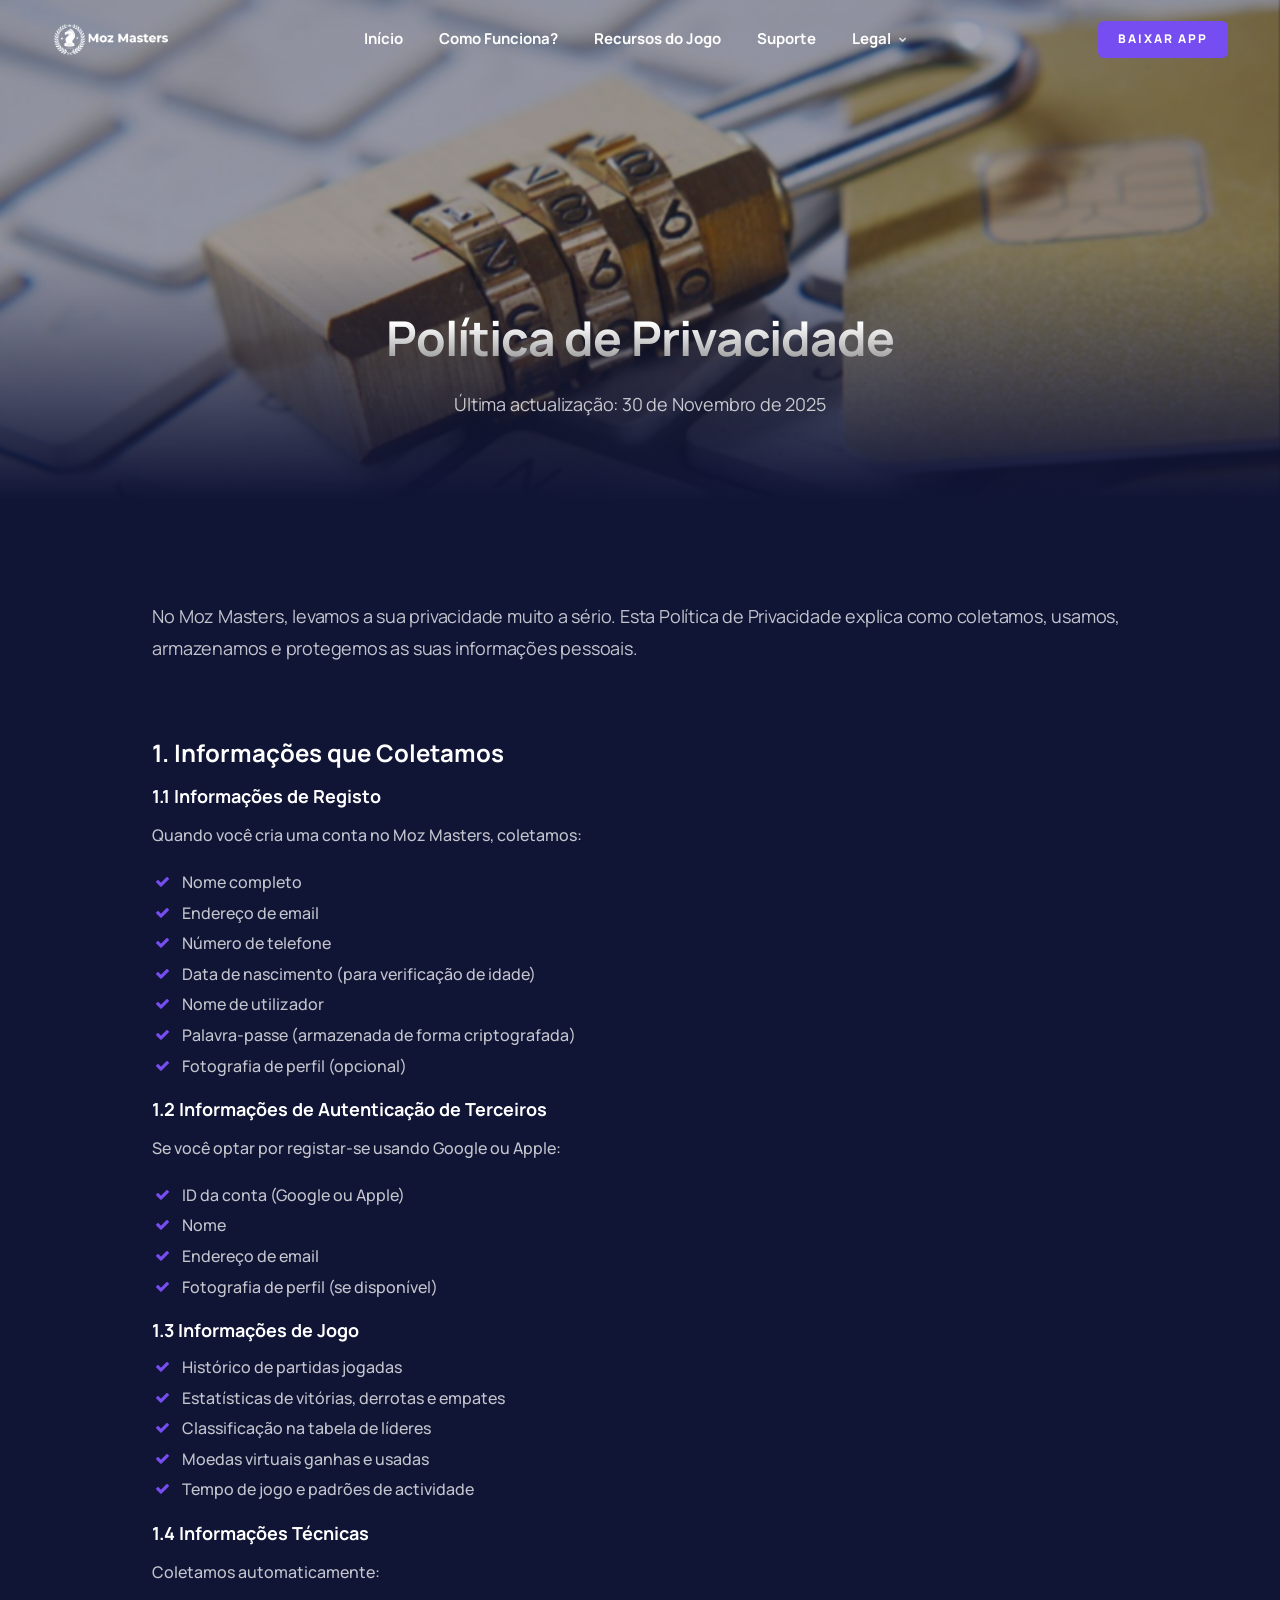
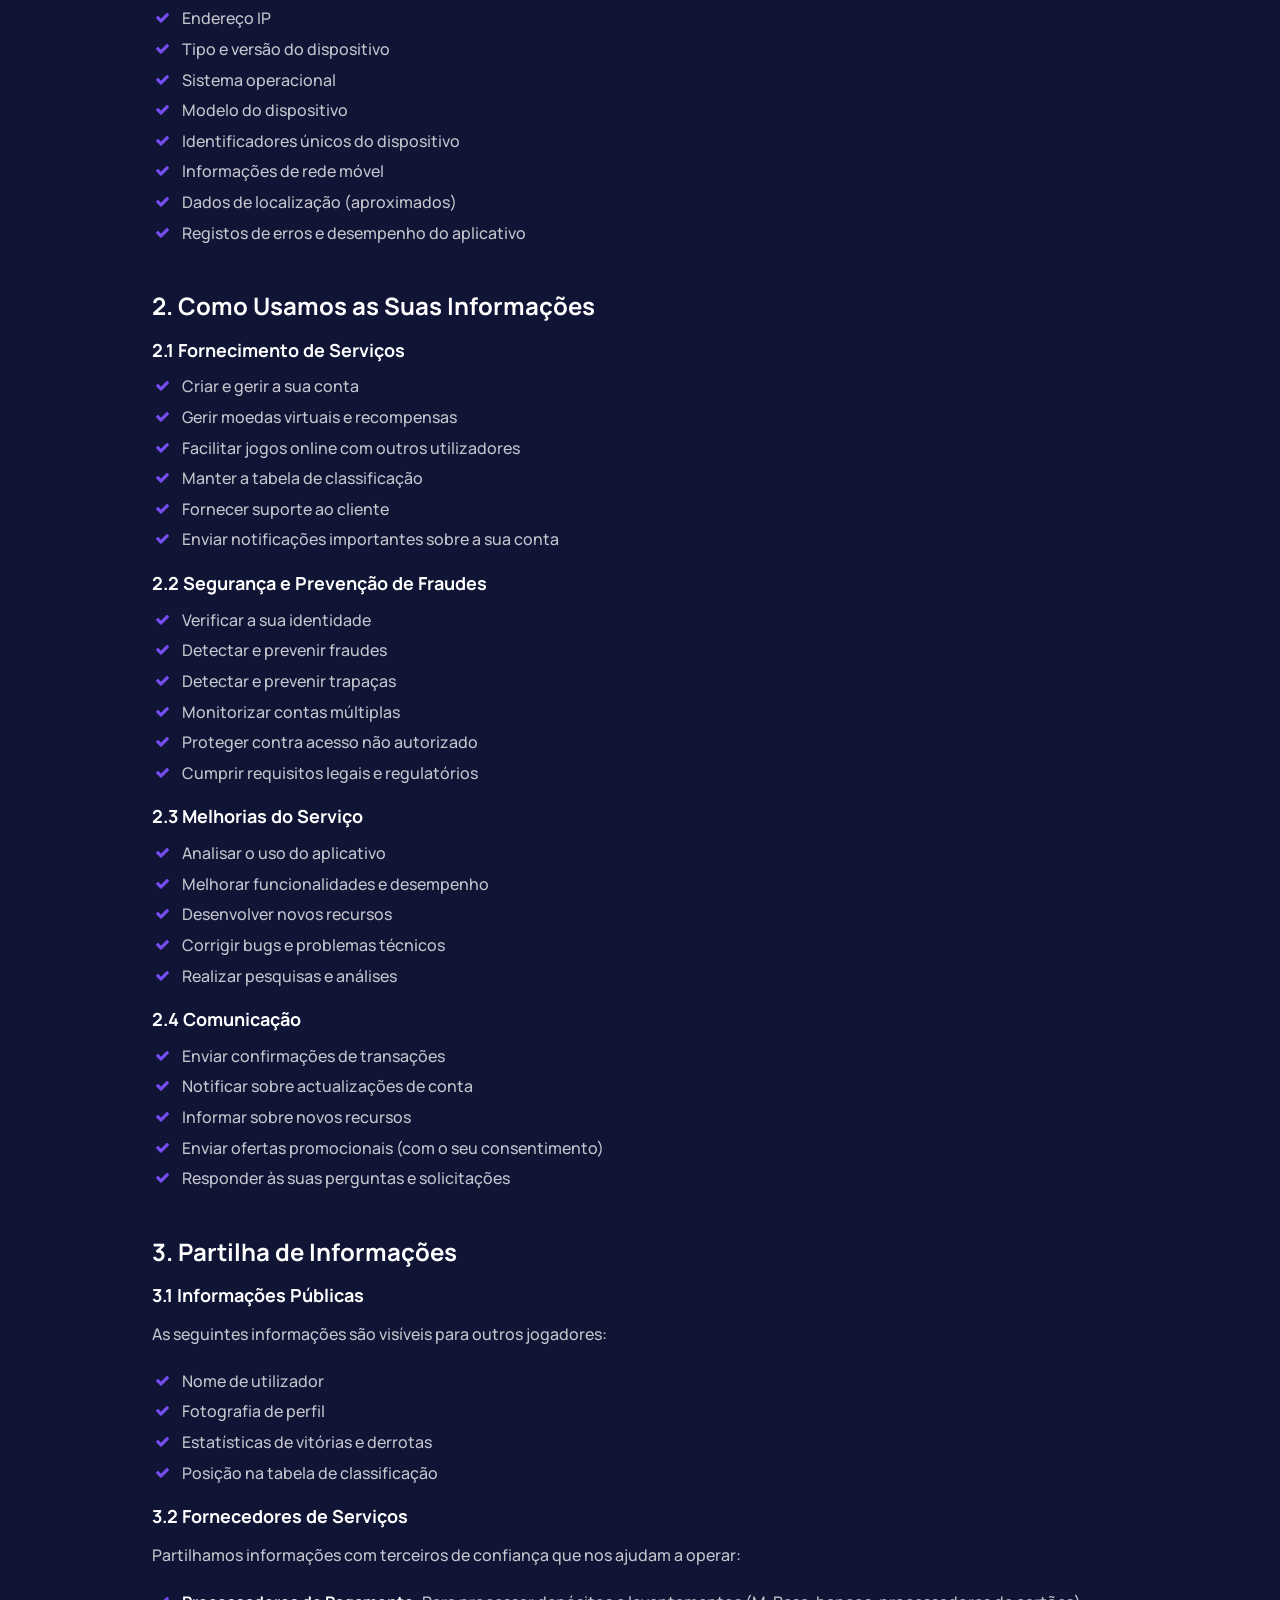
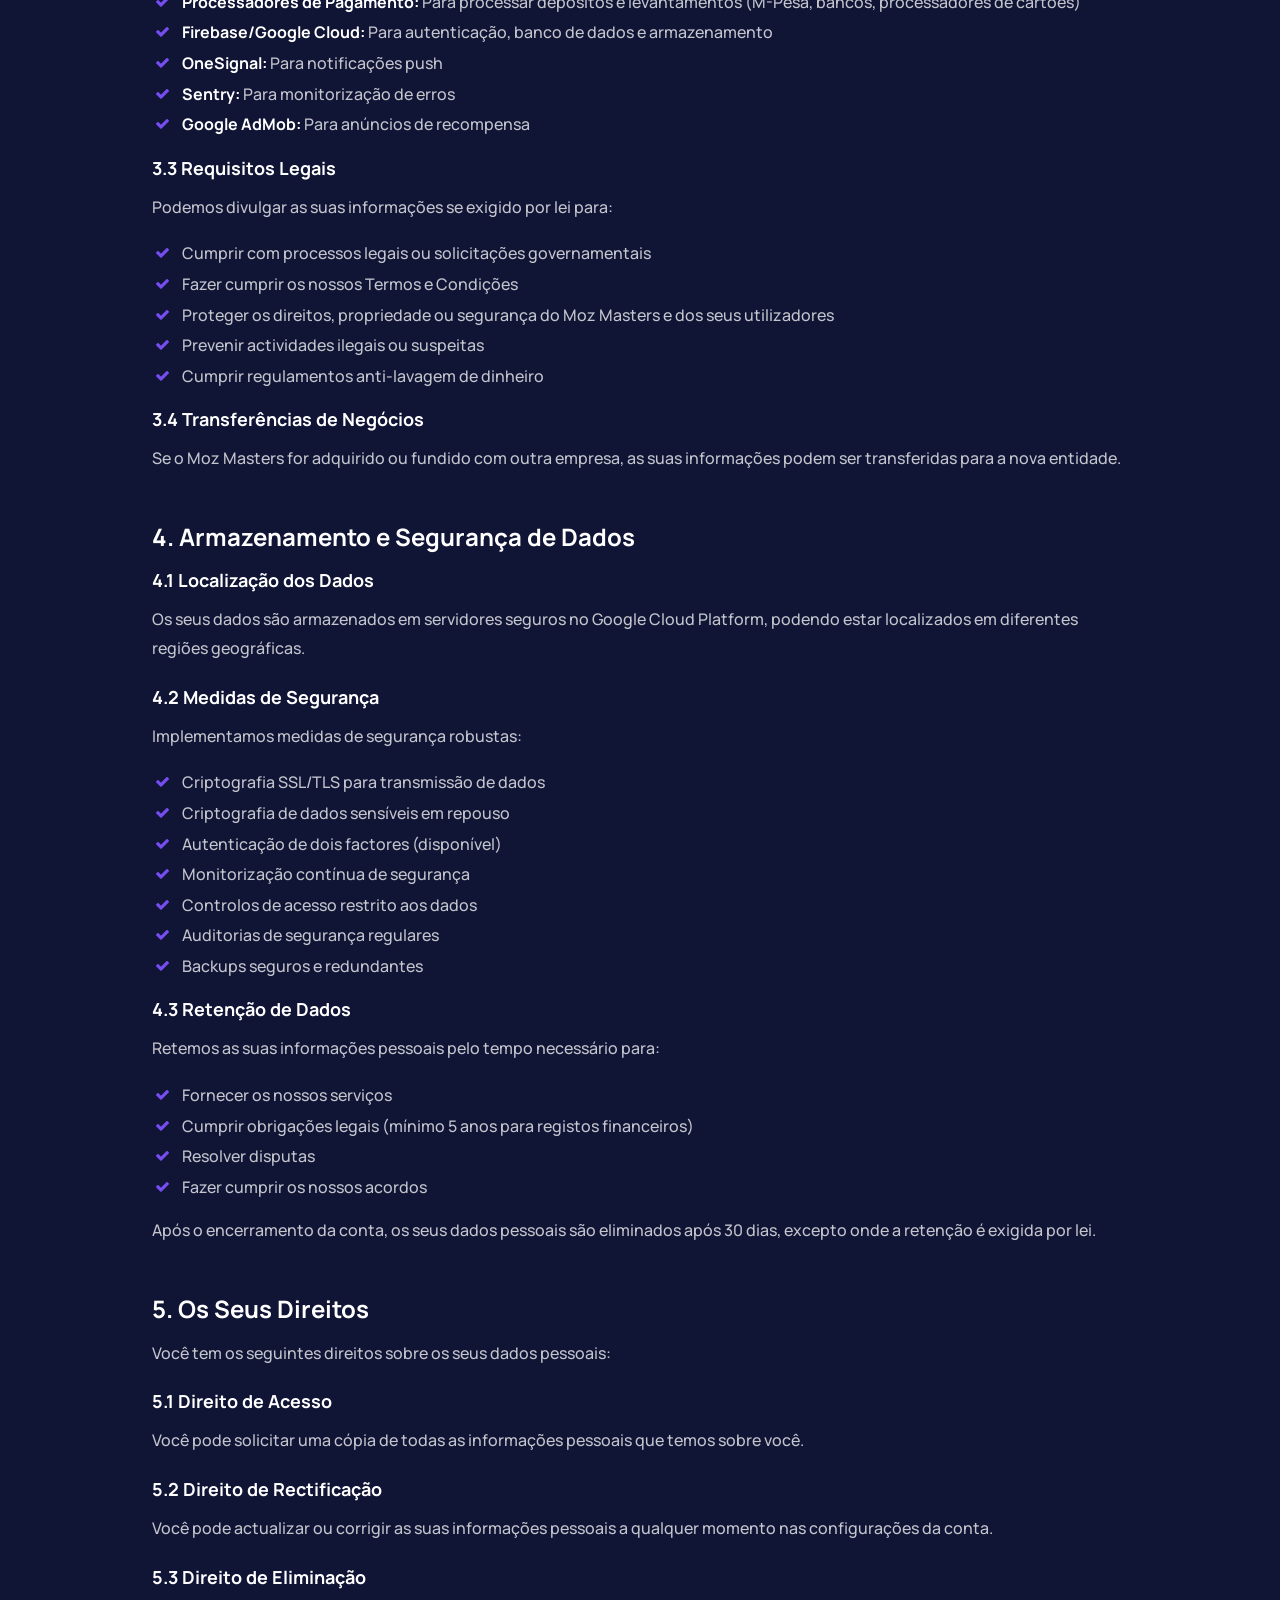
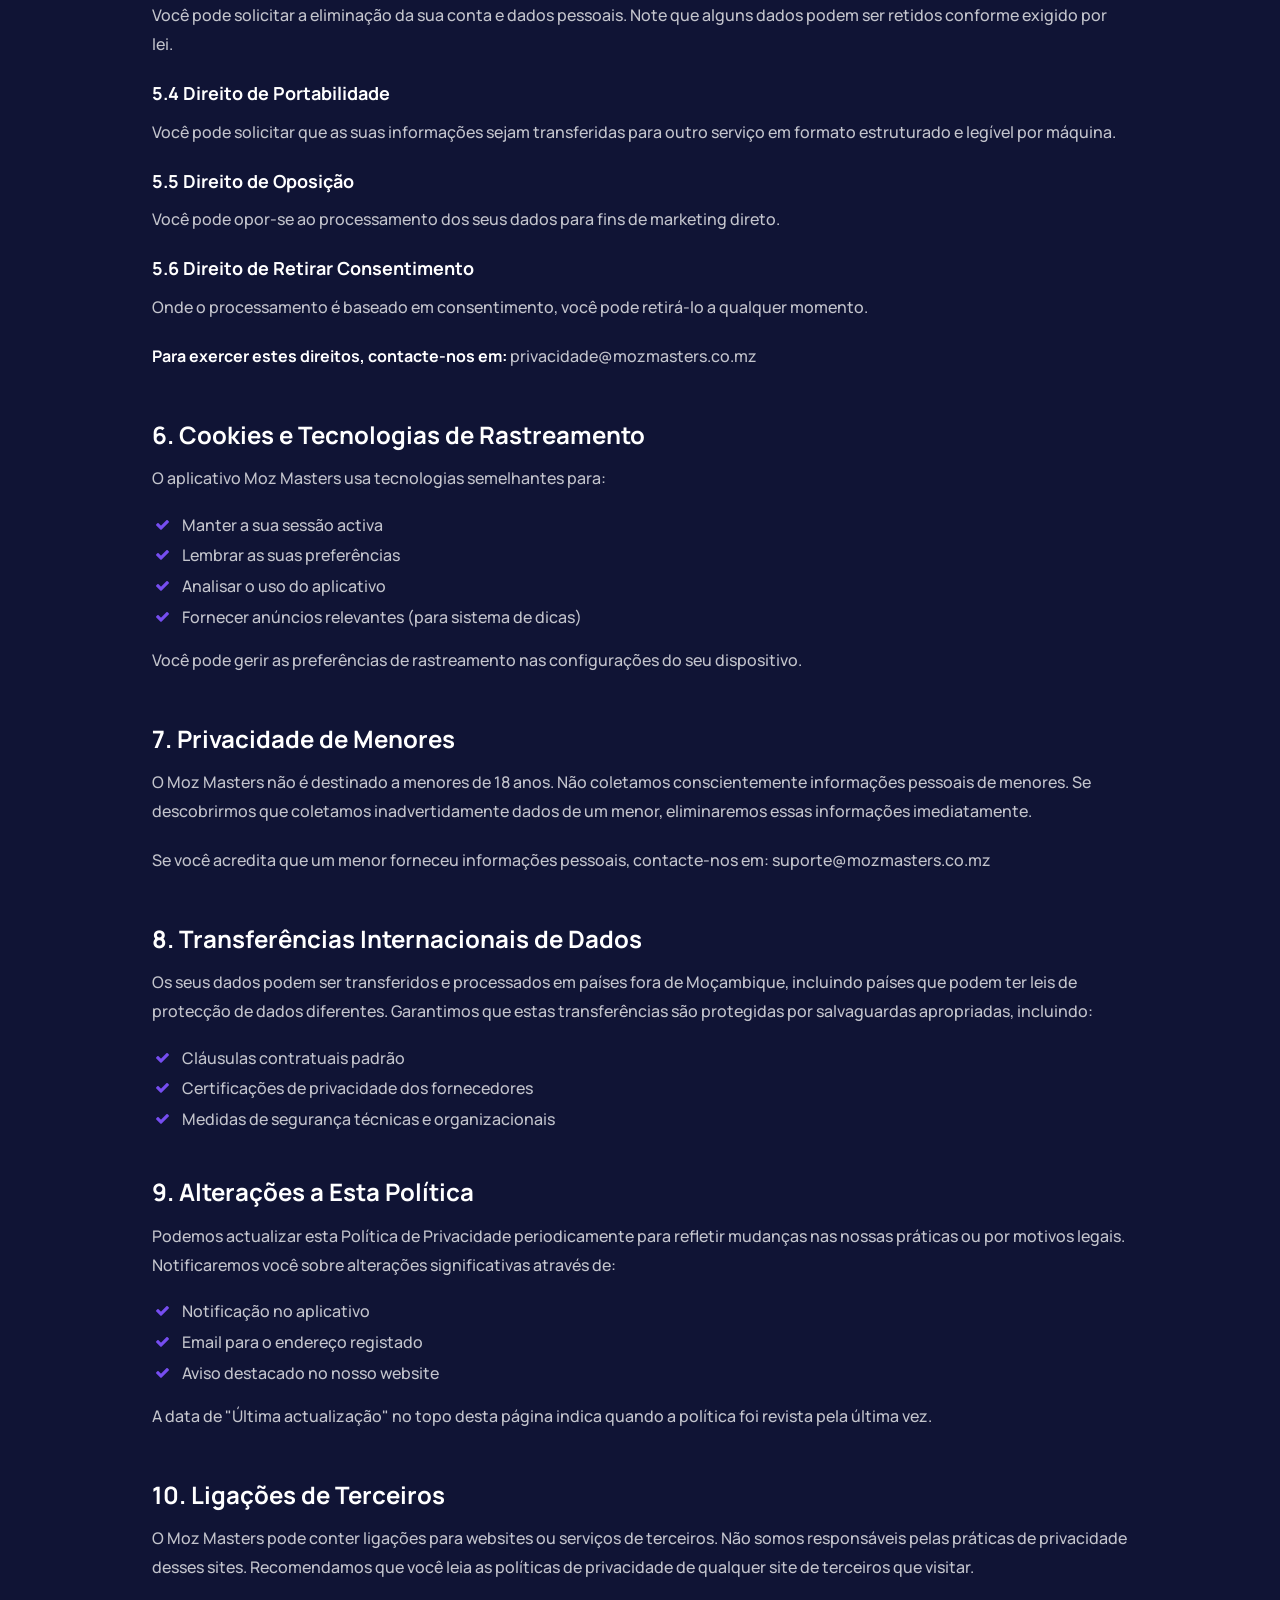
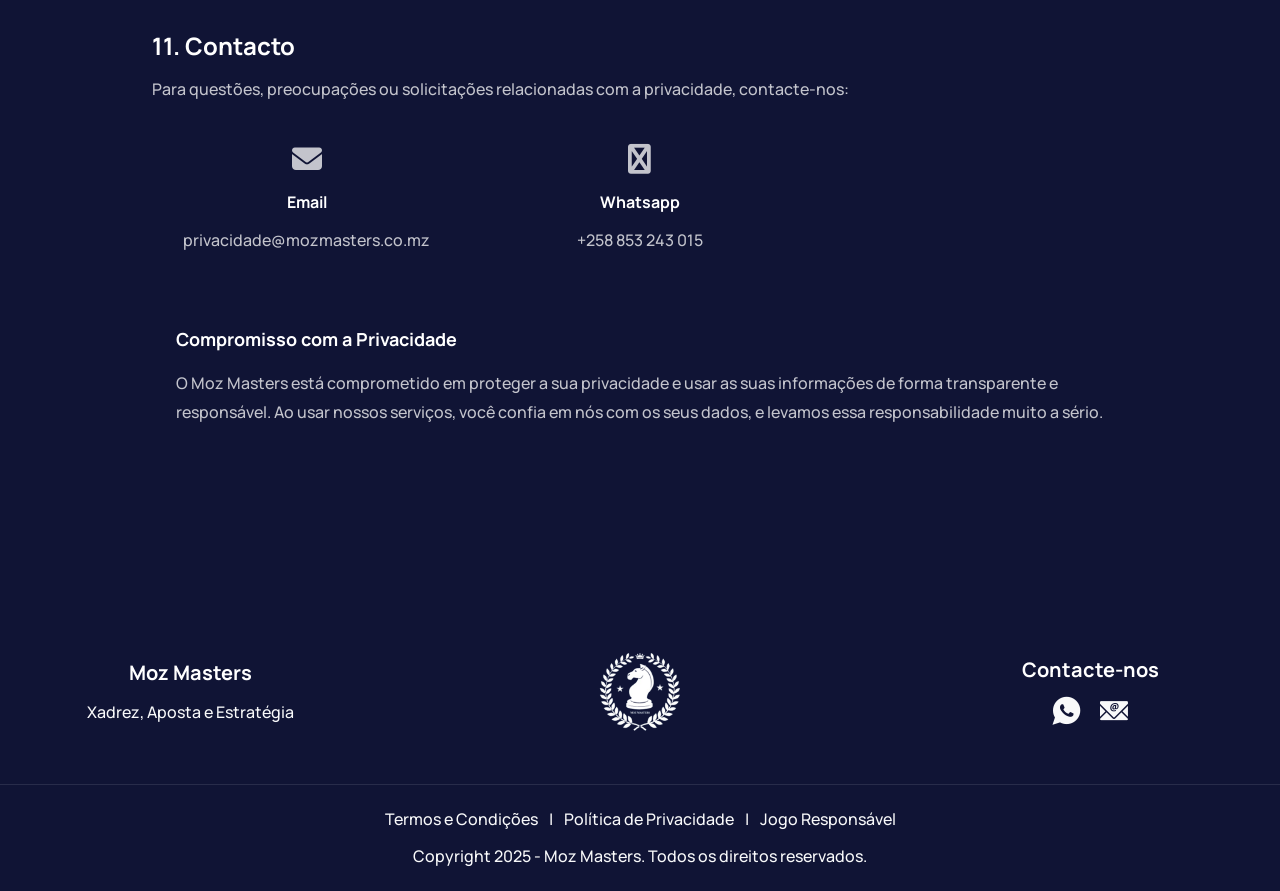
<file: privacy.html>
<!DOCTYPE html>
<html lang="pt">

<head>
    <title>Política de Privacidade - Moz Masters</title>
    <link rel="icon" href="images/icon.png" type="image/png" sizes="16x16">
    <meta content="text/html;charset=utf-8" http-equiv="Content-Type">
    <meta content="width=device-width, initial-scale=1.0" name="viewport">
    <meta content="Política de Privacidade do Moz Masters" name="description">
    <meta content="privacidade, dados pessoais, moz masters" name="keywords">
    <meta content="" name="author">
    <!-- CSS Files
    ================================================== -->
    <link href="css/bootstrap.min.css" rel="stylesheet" type="text/css" id="bootstrap">
    <link href="css/vendors.css" rel="stylesheet" type="text/css">
    <link href="css/style.css" rel="stylesheet" type="text/css">
    <!-- color scheme -->
    <link id="colors" href="css/colors/scheme-01.css" rel="stylesheet" type="text/css">
</head>

<body class="dark-scheme section-dark">

    <div id="wrapper">

        <div class="float-text show-on-scroll">
            <span><a href="#">Voltar ao topo</a></span>
        </div>
        <div class="scrollbar-v show-on-scroll"></div>

        <!-- page preloader begin -->
        <div id="de-loader"></div>
        <!-- page preloader close -->

        <header class="transparent">
            <div class="container">
                <div class="row">
                    <div class="col-md-12">
                        <div class="de-flex">
                            <div class="de-flex-col">
                                <!-- logo begin -->
                                <div id="logo">
                                    <a href="index.html">
                                        <img class="logo-main" src="images/bar-logo.png" alt="">
                                        <img class="logo-scroll" src="images/bar-logo.png" alt="">
                                        <img class="logo-mobile" src="images/bar-logo.png" alt="">
                                    </a>
                                </div>
                                <!-- logo close -->
                            </div>

                            <div class="de-flex-col">
                                <div class="de-flex-col header-col-mid">
                                    <ul id="mainmenu">
                                        <li><a class="menu-item" href="index.html#section-hero">Início</a></li>
                                        <li><a class="menu-item" href="index.html#section-how-it-works">Como Funciona?</a></li>
                                        <li><a class="menu-item" href="index.html#section-feats">Recursos do Jogo</a></li>
                                        <li><a class="menu-item" href="index.html#section-faq">Suporte</a></li>
                                        <li><a class="menu-item active" href="#">Legal</a>
                                            <ul>
                                                <li><a class="menu-item" href="terms.html">Termos e Condições</a></li>
                                                <li><a class="menu-item" href="privacy.html">Política de Privacidade</a></li>
                                                <li><a class="menu-item" href="responsible-gaming.html">Jogo Responsável</a></li>
                                            </ul>
                                        </li>
                                    </ul>
                                </div>
                            </div>

                            <div class="de-flex-col">
                                <a class="btn-main fx-slide w-100" href="#download"><span>Baixar App</span></a>

                                <div class="menu_side_area">
                                    <span id="menu-btn"></span>
                                </div>
                            </div>
                        </div>
                    </div>
                </div>
            </div>
        </header>

        <section id="section-hero" class="section-dark no-top no-bottom text-light jarallax relative mh-500 jarallax">
            <img src="images/misc/privacy.jpg" class="jarallax-img" alt="">
            <div class="gradient-edge-bottom h-50"></div>
            <div class="sw-overlay op-5"></div>
            <div class="abs bottom-10 z-2 w-100">
                <div class="container">
                    <div class="row justify-content-center align-items-center">
                        <div class="col-lg-10">
                            <h1 class="text-center fs-48 fs-sm-10vw wow fadeIn" data-wow-delay=".6s">
                                Política de Privacidade
                            </h1>
                            <p class="text-center lead wow fadeIn" data-wow-delay=".8s">
                                Última actualização: 30 de Novembro de 2025
                            </p>
                        </div>
                    </div>
                </div>
            </div>
        </section>
        
        <section>
            <div class="container">
                <div class="row g-4 justify-content-center">
                    <div class="col-lg-10">
                        <div class="blog-read">

                            <div class="post-text">

                                <p class="lead">No Moz Masters, levamos a sua privacidade muito a sério. Esta Política de Privacidade explica como coletamos, usamos, armazenamos e protegemos as suas informações pessoais.</p>

                                <div class="spacer-single"></div>

                                <h4>1. Informações que Coletamos</h4>
                                
                                <h5>1.1 Informações de Registo</h5>
                                <p>Quando você cria uma conta no Moz Masters, coletamos:</p>
                                <ul class="ul-check">
                                    <li>Nome completo</li>
                                    <li>Endereço de email</li>
                                    <li>Número de telefone</li>
                                    <li>Data de nascimento (para verificação de idade)</li>
                                    <li>Nome de utilizador</li>
                                    <li>Palavra-passe (armazenada de forma criptografada)</li>
                                    <li>Fotografia de perfil (opcional)</li>
                                </ul>

                                <h5>1.2 Informações de Autenticação de Terceiros</h5>
                                <p>Se você optar por registar-se usando Google ou Apple:</p>
                                <ul class="ul-check">
                                    <li>ID da conta (Google ou Apple)</li>
                                    <li>Nome</li>
                                    <li>Endereço de email</li>
                                    <li>Fotografia de perfil (se disponível)</li>
                                </ul>

                                <h5>1.3 Informações de Jogo</h5>
                                <ul class="ul-check">
                                    <li>Histórico de partidas jogadas</li>
                                    <li>Estatísticas de vitórias, derrotas e empates</li>
                                    <li>Classificação na tabela de líderes</li>
                                    <li>Moedas virtuais ganhas e usadas</li>
                                    <li>Tempo de jogo e padrões de actividade</li>
                                </ul>

                                <h5>1.4 Informações Técnicas</h5>
                                <p>Coletamos automaticamente:</p>
                                <ul class="ul-check">
                                    <li>Endereço IP</li>
                                    <li>Tipo e versão do dispositivo</li>
                                    <li>Sistema operacional</li>
                                    <li>Modelo do dispositivo</li>
                                    <li>Identificadores únicos do dispositivo</li>
                                    <li>Informações de rede móvel</li>
                                    <li>Dados de localização (aproximados)</li>
                                    <li>Registos de erros e desempenho do aplicativo</li>
                                </ul>

                                <div class="spacer-half"></div>

                                <h4>2. Como Usamos as Suas Informações</h4>
                                
                                <h5>2.1 Fornecimento de Serviços</h5>
                                <ul class="ul-check">
                                    <li>Criar e gerir a sua conta</li>
                                    <li>Gerir moedas virtuais e recompensas</li>
                                    <li>Facilitar jogos online com outros utilizadores</li>
                                    <li>Manter a tabela de classificação</li>
                                    <li>Fornecer suporte ao cliente</li>
                                    <li>Enviar notificações importantes sobre a sua conta</li>
                                </ul>

                                <h5>2.2 Segurança e Prevenção de Fraudes</h5>
                                <ul class="ul-check">
                                    <li>Verificar a sua identidade</li>
                                    <li>Detectar e prevenir fraudes</li>
                                    <li>Detectar e prevenir trapaças</li>
                                    <li>Monitorizar contas múltiplas</li>
                                    <li>Proteger contra acesso não autorizado</li>
                                    <li>Cumprir requisitos legais e regulatórios</li>
                                </ul>

                                <h5>2.3 Melhorias do Serviço</h5>
                                <ul class="ul-check">
                                    <li>Analisar o uso do aplicativo</li>
                                    <li>Melhorar funcionalidades e desempenho</li>
                                    <li>Desenvolver novos recursos</li>
                                    <li>Corrigir bugs e problemas técnicos</li>
                                    <li>Realizar pesquisas e análises</li>
                                </ul>

                                <h5>2.4 Comunicação</h5>
                                <ul class="ul-check">
                                    <li>Enviar confirmações de transações</li>
                                    <li>Notificar sobre actualizações de conta</li>
                                    <li>Informar sobre novos recursos</li>
                                    <li>Enviar ofertas promocionais (com o seu consentimento)</li>
                                    <li>Responder às suas perguntas e solicitações</li>
                                </ul>

                                <div class="spacer-half"></div>

                                <h4>3. Partilha de Informações</h4>
                                
                                <h5>3.1 Informações Públicas</h5>
                                <p>As seguintes informações são visíveis para outros jogadores:</p>
                                <ul class="ul-check">
                                    <li>Nome de utilizador</li>
                                    <li>Fotografia de perfil</li>
                                    <li>Estatísticas de vitórias e derrotas</li>
                                    <li>Posição na tabela de classificação</li>
                                </ul>

                                <h5>3.2 Fornecedores de Serviços</h5>
                                <p>Partilhamos informações com terceiros de confiança que nos ajudam a operar:</p>
                                <ul class="ul-check">
                                    <li><strong>Processadores de Pagamento:</strong> Para processar depósitos e levantamentos (M-Pesa, bancos, processadores de cartões)</li>
                                    <li><strong>Firebase/Google Cloud:</strong> Para autenticação, banco de dados e armazenamento</li>
                                    <li><strong>OneSignal:</strong> Para notificações push</li>
                                    <li><strong>Sentry:</strong> Para monitorização de erros</li>
                                    <li><strong>Google AdMob:</strong> Para anúncios de recompensa</li>
                                </ul>

                                <h5>3.3 Requisitos Legais</h5>
                                <p>Podemos divulgar as suas informações se exigido por lei para:</p>
                                <ul class="ul-check">
                                    <li>Cumprir com processos legais ou solicitações governamentais</li>
                                    <li>Fazer cumprir os nossos Termos e Condições</li>
                                    <li>Proteger os direitos, propriedade ou segurança do Moz Masters e dos seus utilizadores</li>
                                    <li>Prevenir actividades ilegais ou suspeitas</li>
                                    <li>Cumprir regulamentos anti-lavagem de dinheiro</li>
                                </ul>

                                <h5>3.4 Transferências de Negócios</h5>
                                <p>Se o Moz Masters for adquirido ou fundido com outra empresa, as suas informações podem ser transferidas para a nova entidade.</p>

                                <div class="spacer-half"></div>

                                <h4>4. Armazenamento e Segurança de Dados</h4>
                                
                                <h5>4.1 Localização dos Dados</h5>
                                <p>Os seus dados são armazenados em servidores seguros no Google Cloud Platform, podendo estar localizados em diferentes regiões geográficas.</p>

                                <h5>4.2 Medidas de Segurança</h5>
                                <p>Implementamos medidas de segurança robustas:</p>
                                <ul class="ul-check">
                                    <li>Criptografia SSL/TLS para transmissão de dados</li>
                                    <li>Criptografia de dados sensíveis em repouso</li>
                                    <li>Autenticação de dois factores (disponível)</li>
                                    <li>Monitorização contínua de segurança</li>
                                    <li>Controlos de acesso restrito aos dados</li>
                                    <li>Auditorias de segurança regulares</li>
                                    <li>Backups seguros e redundantes</li>
                                </ul>

                                <h5>4.3 Retenção de Dados</h5>
                                <p>Retemos as suas informações pessoais pelo tempo necessário para:</p>
                                <ul class="ul-check">
                                    <li>Fornecer os nossos serviços</li>
                                    <li>Cumprir obrigações legais (mínimo 5 anos para registos financeiros)</li>
                                    <li>Resolver disputas</li>
                                    <li>Fazer cumprir os nossos acordos</li>
                                </ul>
                                <p>Após o encerramento da conta, os seus dados pessoais são eliminados após 30 dias, excepto onde a retenção é exigida por lei.</p>

                                <div class="spacer-half"></div>

                                <h4>5. Os Seus Direitos</h4>
                                
                                <p>Você tem os seguintes direitos sobre os seus dados pessoais:</p>

                                <h5>5.1 Direito de Acesso</h5>
                                <p>Você pode solicitar uma cópia de todas as informações pessoais que temos sobre você.</p>

                                <h5>5.2 Direito de Rectificação</h5>
                                <p>Você pode actualizar ou corrigir as suas informações pessoais a qualquer momento nas configurações da conta.</p>

                                <h5>5.3 Direito de Eliminação</h5>
                                <p>Você pode solicitar a eliminação da sua conta e dados pessoais. Note que alguns dados podem ser retidos conforme exigido por lei.</p>

                                <h5>5.4 Direito de Portabilidade</h5>
                                <p>Você pode solicitar que as suas informações sejam transferidas para outro serviço em formato estruturado e legível por máquina.</p>

                                <h5>5.5 Direito de Oposição</h5>
                                <p>Você pode opor-se ao processamento dos seus dados para fins de marketing direto.</p>

                                <h5>5.6 Direito de Retirar Consentimento</h5>
                                <p>Onde o processamento é baseado em consentimento, você pode retirá-lo a qualquer momento.</p>

                                <p class="mt-3"><strong>Para exercer estes direitos, contacte-nos em:</strong> privacidade@mozmasters.co.mz</p>

                                <div class="spacer-half"></div>

                                <h4>6. Cookies e Tecnologias de Rastreamento</h4>
                                
                                <p>O aplicativo Moz Masters usa tecnologias semelhantes para:</p>
                                <ul class="ul-check">
                                    <li>Manter a sua sessão activa</li>
                                    <li>Lembrar as suas preferências</li>
                                    <li>Analisar o uso do aplicativo</li>
                                    <li>Fornecer anúncios relevantes (para sistema de dicas)</li>
                                </ul>
                                <p>Você pode gerir as preferências de rastreamento nas configurações do seu dispositivo.</p>

                                <div class="spacer-half"></div>

                                <h4>7. Privacidade de Menores</h4>
                                
                                <p>O Moz Masters não é destinado a menores de 18 anos. Não coletamos conscientemente informações pessoais de menores. Se descobrirmos que coletamos inadvertidamente dados de um menor, eliminaremos essas informações imediatamente.</p>
                                
                                <p>Se você acredita que um menor forneceu informações pessoais, contacte-nos em: suporte@mozmasters.co.mz</p>

                                <div class="spacer-half"></div>

                                <h4>8. Transferências Internacionais de Dados</h4>
                                
                                <p>Os seus dados podem ser transferidos e processados em países fora de Moçambique, incluindo países que podem ter leis de protecção de dados diferentes. Garantimos que estas transferências são protegidas por salvaguardas apropriadas, incluindo:</p>
                                <ul class="ul-check">
                                    <li>Cláusulas contratuais padrão</li>
                                    <li>Certificações de privacidade dos fornecedores</li>
                                    <li>Medidas de segurança técnicas e organizacionais</li>
                                </ul>

                                <div class="spacer-half"></div>

                                <h4>9. Alterações a Esta Política</h4>
                                
                                <p>Podemos actualizar esta Política de Privacidade periodicamente para refletir mudanças nas nossas práticas ou por motivos legais. Notificaremos você sobre alterações significativas através de:</p>
                                <ul class="ul-check">
                                    <li>Notificação no aplicativo</li>
                                    <li>Email para o endereço registado</li>
                                    <li>Aviso destacado no nosso website</li>
                                </ul>
                                <p>A data de "Última actualização" no topo desta página indica quando a política foi revista pela última vez.</p>

                                <div class="spacer-half"></div>

                                <h4>10. Ligações de Terceiros</h4>
                                
                                <p>O Moz Masters pode conter ligações para websites ou serviços de terceiros. Não somos responsáveis pelas práticas de privacidade desses sites. Recomendamos que você leia as políticas de privacidade de qualquer site de terceiros que visitar.</p>

                                <div class="spacer-half"></div>

                                <h4>11. Contacto</h4>
                                
                                <p>Para questões, preocupações ou solicitações relacionadas com a privacidade, contacte-nos:</p>
                                
                                <div class="row mt-4">
                                    <div class="col-md-4">
                                        <div class="p-3 bg-color-secondary rounded-1 text-center">
                                            <i class="fa fa-envelope fs-30 mb-3"></i>
                                            <h6>Email</h6>
                                            <p class="mb-0">privacidade@mozmasters.co.mz</p>
                                        </div>
                                    </div>
                                    <div class="col-md-4">
                                        <div class="p-3 bg-color-secondary rounded-1 text-center">
                                            <i class="fa fa-whatsapp fs-30 mb-3"></i>
                                            <h6>Whatsapp</h6>
                                            <p class="mb-0">+258 853 243 015</p>
                                        </div>
                                    </div>
                                    <!-- <div class="col-md-4">
                                        <div class="p-3 bg-color-secondary rounded-1 text-center">
                                            <i class="fa fa-map-marker fs-30 mb-3"></i>
                                            <h6>Endereço</h6>
                                            <p class="mb-0">[Seu Endereço]<br>Maputo, Moçambique</p>
                                        </div>
                                    </div> -->
                                </div>

                                <div class="spacer-single"></div>

                                <div class="p-4 bg-color-secondary rounded-1">
                                    <h5 class="mb-3">Compromisso com a Privacidade</h5>
                                    <p class="mb-0">O Moz Masters está comprometido em proteger a sua privacidade e usar as suas informações de forma transparente e responsável. Ao usar nossos serviços, você confia em nós com os seus dados, e levamos essa responsabilidade muito a sério.</p>
                                </div>

                            </div>

                        </div>
                    </div>
                </div>
            </div>
        </section>

    </div>

    <!-- footer begin -->
    <footer class="text-light section-dark">
        <div class="container">
            <div class="row g-4 align-items-center">
                <div class="col-md-12">
                    <div class="row text-center align-items-center">
                        <div class="col-lg-3">
                            <h3 class="fs-20">Moz Masters</h3>
                            Xadrez, Aposta e Estratégia
                        </div>
                        <div class="col-lg-6 d-flex justify-content-center">
                            <img src="images/logo.png" class="w-150px" alt="">
                        </div>
                        <div class="col-lg-3">
                            <h3 class="fs-20">Contacte-nos</h3>
                            <div class="d-flex justify-content-center gap-3">
                                <a href="https://wa.me/258853243015" class="text-light" target="_blank" title="Whatsapp">
                                    <i class="icofont-whatsapp fs-32"></i>
                                </a>
                                <a href="mailto:suporte@mozmasters.com" class="text-light" title="E-mail">
                                    <i class="icofont-email fs-32"></i>
                                </a>
                            </div>
                        </div>
                    </div>
                </div>
            </div>
        </div>
        <div class="subfooter">
            <div class="container">
                <div class="row">
                    <div class="col-md-12 text-center">
                        <div class="mb-2">
                            <a href="terms.html" class="text-light mx-2">Termos e Condições</a> | 
                            <a href="privacy.html" class="text-light mx-2">Política de Privacidade</a> | 
                            <a href="responsible-gaming.html" class="text-light mx-2">Jogo Responsável</a>
                        </div>
                        Copyright 2025 - Moz Masters. Todos os direitos reservados.
                    </div>
                </div>
            </div>
        </div>
    </footer>
    <!-- footer end -->
    
    <!-- Javascript Files
    ================================================== -->
    <script src="js/vendors.js"></script>
    <script src="js/designesia.js"></script>

</body>

</html>
</file>
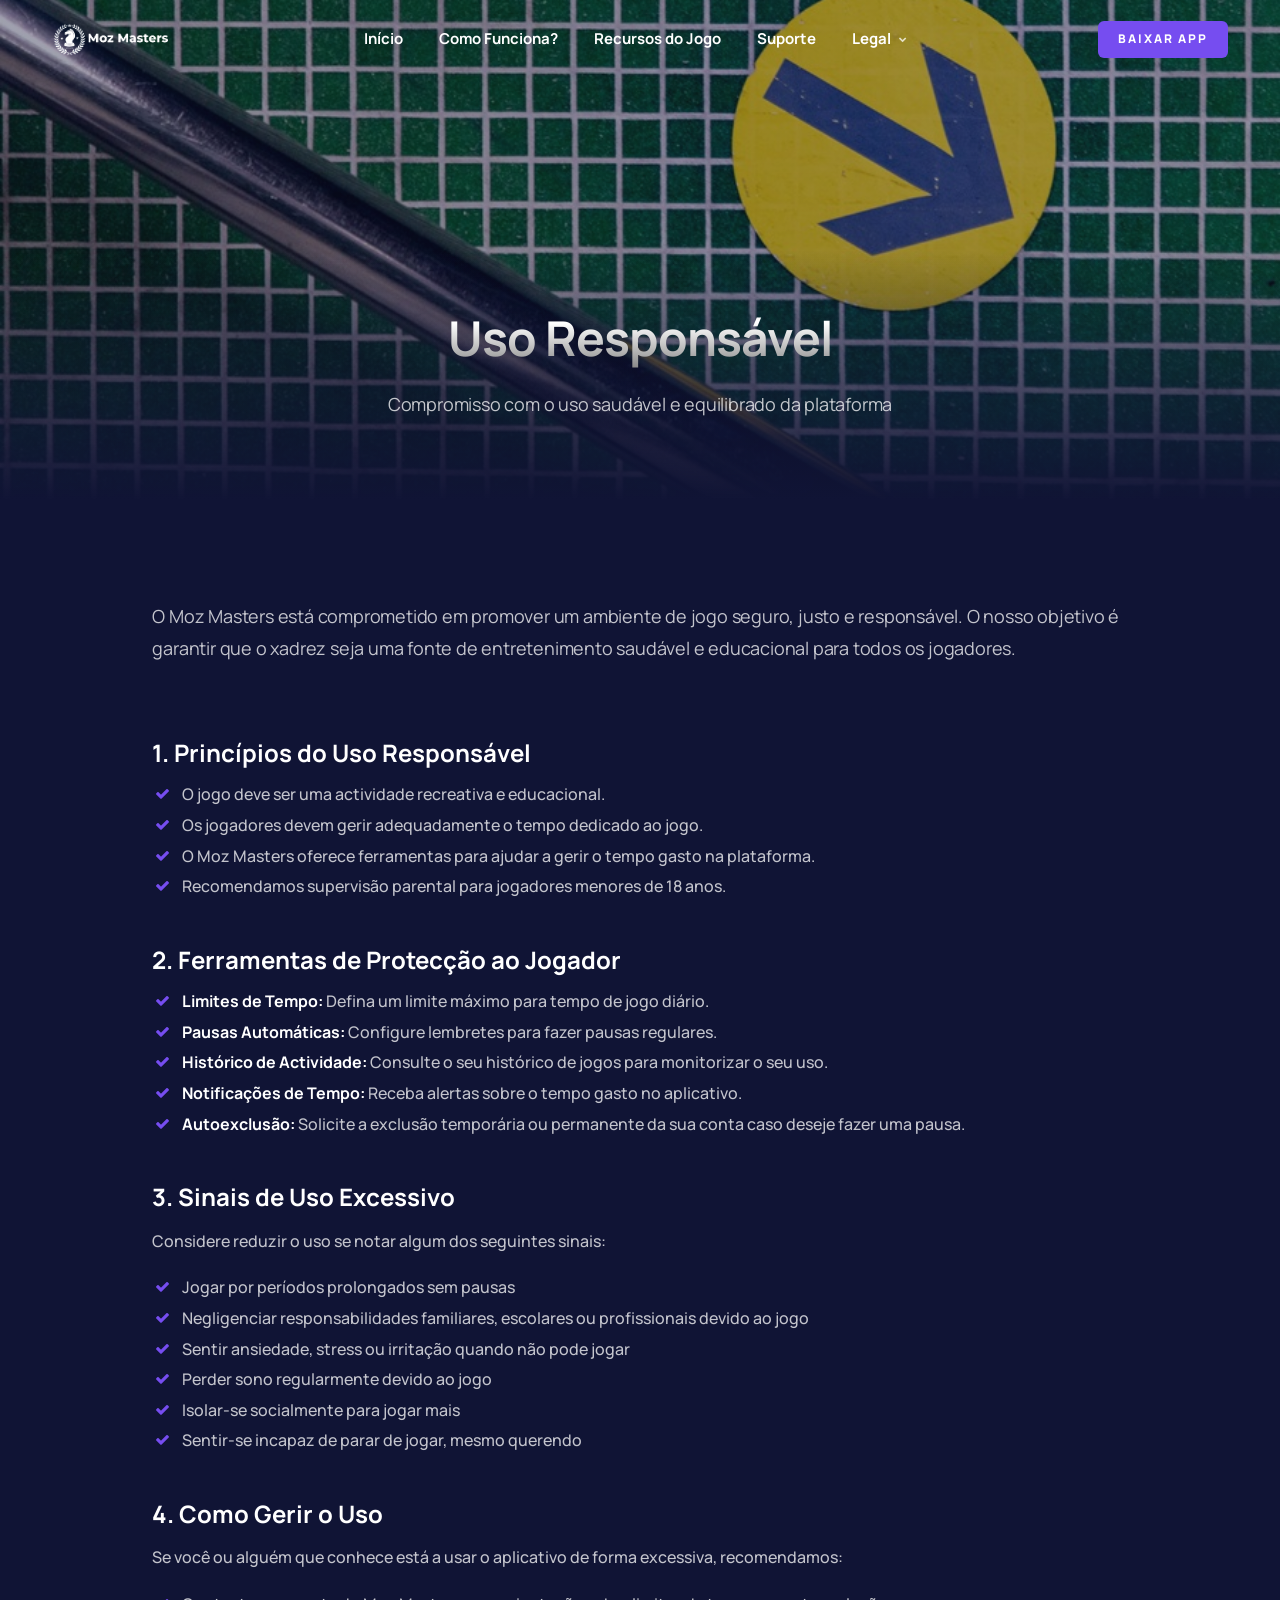
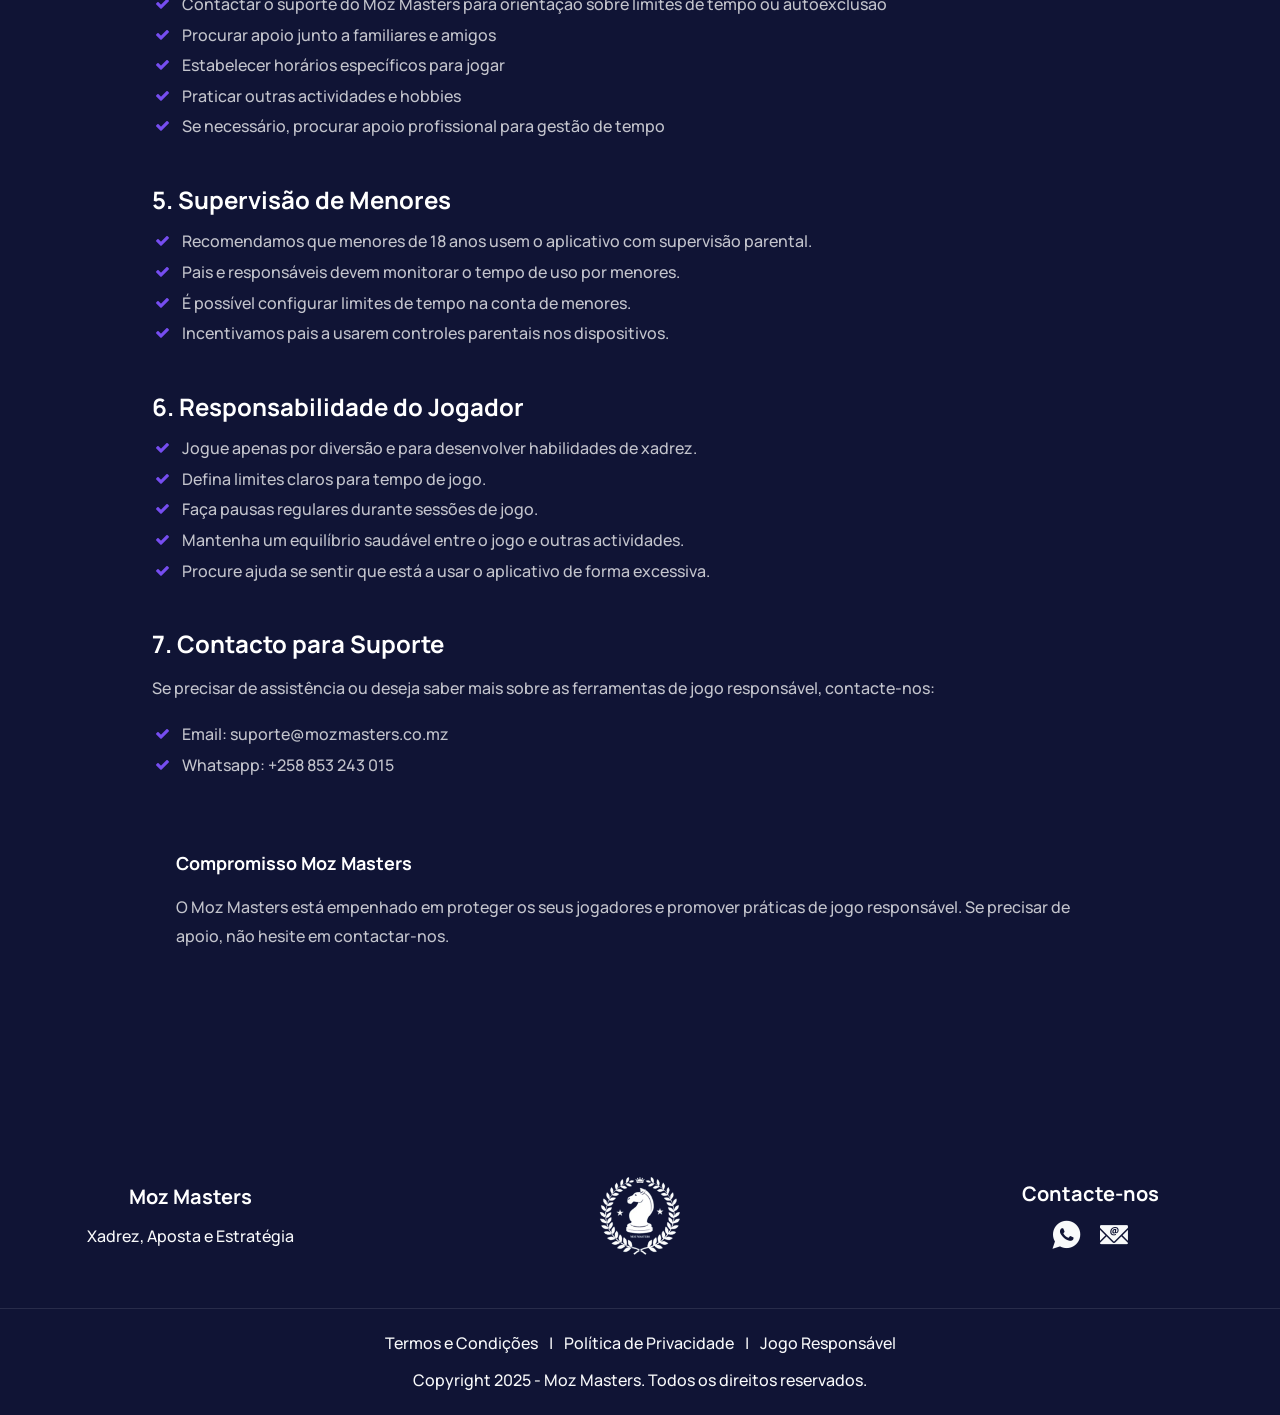
<file: responsible-gaming.html>
<!DOCTYPE html>
<html lang="pt">

<head>
    <title>Jogo Responsável - Moz Masters</title>
    <link rel="icon" href="images/icon.png" type="image/png" sizes="16x16">
    <meta content="text/html;charset=utf-8" http-equiv="Content-Type">
    <meta content="width=device-width, initial-scale=1.0" name="viewport">
    <meta content="Jogo Responsável Moz Masters" name="description">
    <meta content="responsabilidade, jogo, moz masters" name="keywords">
    <meta content="" name="author">
    <link href="css/bootstrap.min.css" rel="stylesheet" type="text/css" id="bootstrap">
    <link href="css/vendors.css" rel="stylesheet" type="text/css">
    <link href="css/style.css" rel="stylesheet" type="text/css">
    <link id="colors" href="css/colors/scheme-01.css" rel="stylesheet" type="text/css">
</head>

<body class="dark-scheme section-dark">

    <div id="wrapper">

        <div class="float-text show-on-scroll">
            <span><a href="#">Voltar ao topo</a></span>
        </div>
        <div class="scrollbar-v show-on-scroll"></div>

        <div id="de-loader"></div>

        <header class="transparent">
            <div class="container">
                <div class="row">
                    <div class="col-md-12">
                        <div class="de-flex">
                            <div class="de-flex-col">
                                <div id="logo">
                                    <a href="index.html">
                                        <img class="logo-main" src="images/bar-logo.png" alt="">
                                        <img class="logo-scroll" src="images/bar-logo.png" alt="">
                                        <img class="logo-mobile" src="images/bar-logo.png" alt="">
                                    </a>
                                </div>
                            </div>
                            <div class="de-flex-col">
                                <div class="de-flex-col header-col-mid">
                                    <ul id="mainmenu">
                                        <li><a class="menu-item" href="index.html#section-hero">Início</a></li>
                                        <li><a class="menu-item" href="index.html#section-how-it-works">Como Funciona?</a></li>
                                        <li><a class="menu-item" href="index.html#section-feats">Recursos do Jogo</a></li>
                                        <li><a class="menu-item" href="index.html#section-faq">Suporte</a></li>
                                        <li><a class="menu-item active" href="#">Legal</a>
                                            <ul>
                                                <li><a class="menu-item" href="terms.html">Termos e Condições</a></li>
                                                <li><a class="menu-item" href="privacy.html">Política de Privacidade</a></li>
                                                <li><a class="menu-item" href="responsible-gaming.html">Jogo Responsável</a></li>
                                            </ul>
                                        </li>
                                    </ul>
                                </div>
                            </div>
                            <div class="de-flex-col">
                                <a class="btn-main fx-slide w-100" href="#download"><span>Baixar App</span></a>
                                <div class="menu_side_area">
                                    <span id="menu-btn"></span>
                                </div>
                            </div>
                        </div>
                    </div>
                </div>
            </div>
        </header>

        <section id="section-hero" class="section-dark no-top no-bottom text-light jarallax relative mh-500 jarallax">
            <img src="images/misc/guidelines.jpg" class="jarallax-img" alt="">
            <div class="gradient-edge-bottom h-50"></div>
            <div class="sw-overlay op-5"></div>
            <div class="abs bottom-10 z-2 w-100">
                <div class="container">
                    <div class="row justify-content-center align-items-center">
                        <div class="col-lg-10">
                            <h1 class="text-center fs-48 fs-sm-10vw wow fadeIn" data-wow-delay=".6s">
                                Uso Responsável
                            </h1>
                            <p class="text-center lead wow fadeIn" data-wow-delay=".8s">
                                Compromisso com o uso saudável e equilibrado da plataforma
                            </p>
                        </div>
                    </div>
                </div>
            </div>
        </section>
        
        <section>
            <div class="container">
                <div class="row g-4 justify-content-center">
                    <div class="col-lg-10">
                        <div class="blog-read">
                            <div class="post-text">

                                <p class="lead">O Moz Masters está comprometido em promover um ambiente de jogo seguro, justo e responsável. O nosso objetivo é garantir que o xadrez seja uma fonte de entretenimento saudável e educacional para todos os jogadores.</p>

                                <div class="spacer-single"></div>

                                <h4>1. Princípios do Uso Responsável</h4>
                                <ul class="ul-check">
                                    <li>O jogo deve ser uma actividade recreativa e educacional.</li>
                                    <li>Os jogadores devem gerir adequadamente o tempo dedicado ao jogo.</li>
                                    <li>O Moz Masters oferece ferramentas para ajudar a gerir o tempo gasto na plataforma.</li>
                                    <li>Recomendamos supervisão parental para jogadores menores de 18 anos.</li>
                                </ul>

                                <div class="spacer-half"></div>

                                <h4>2. Ferramentas de Protecção ao Jogador</h4>
                                <ul class="ul-check">
                                    <li><strong>Limites de Tempo:</strong> Defina um limite máximo para tempo de jogo diário.</li>
                                    <li><strong>Pausas Automáticas:</strong> Configure lembretes para fazer pausas regulares.</li>
                                    <li><strong>Histórico de Actividade:</strong> Consulte o seu histórico de jogos para monitorizar o seu uso.</li>
                                    <li><strong>Notificações de Tempo:</strong> Receba alertas sobre o tempo gasto no aplicativo.</li>
                                    <li><strong>Autoexclusão:</strong> Solicite a exclusão temporária ou permanente da sua conta caso deseje fazer uma pausa.</li>
                                </ul>

                                <div class="spacer-half"></div>

                                <h4>3. Sinais de Uso Excessivo</h4>
                                <p>Considere reduzir o uso se notar algum dos seguintes sinais:</p>
                                <ul class="ul-check">
                                    <li>Jogar por períodos prolongados sem pausas</li>
                                    <li>Negligenciar responsabilidades familiares, escolares ou profissionais devido ao jogo</li>
                                    <li>Sentir ansiedade, stress ou irritação quando não pode jogar</li>
                                    <li>Perder sono regularmente devido ao jogo</li>
                                    <li>Isolar-se socialmente para jogar mais</li>
                                    <li>Sentir-se incapaz de parar de jogar, mesmo querendo</li>
                                </ul>

                                <div class="spacer-half"></div>

                                <h4>4. Como Gerir o Uso</h4>
                                <p>Se você ou alguém que conhece está a usar o aplicativo de forma excessiva, recomendamos:</p>
                                <ul class="ul-check">
                                    <li>Contactar o suporte do Moz Masters para orientação sobre limites de tempo ou autoexclusão</li>
                                    <li>Procurar apoio junto a familiares e amigos</li>
                                    <li>Estabelecer horários específicos para jogar</li>
                                    <li>Praticar outras actividades e hobbies</li>
                                    <li>Se necessário, procurar apoio profissional para gestão de tempo</li>
                                </ul>

                                <div class="spacer-half"></div>

                                <h4>5. Supervisão de Menores</h4>
                                <ul class="ul-check">
                                    <li>Recomendamos que menores de 18 anos usem o aplicativo com supervisão parental.</li>
                                    <li>Pais e responsáveis devem monitorar o tempo de uso por menores.</li>
                                    <li>É possível configurar limites de tempo na conta de menores.</li>
                                    <li>Incentivamos pais a usarem controles parentais nos dispositivos.</li>
                                </ul>

                                <div class="spacer-half"></div>

                                <h4>6. Responsabilidade do Jogador</h4>
                                <ul class="ul-check">
                                    <li>Jogue apenas por diversão e para desenvolver habilidades de xadrez.</li>
                                    <li>Defina limites claros para tempo de jogo.</li>
                                    <li>Faça pausas regulares durante sessões de jogo.</li>
                                    <li>Mantenha um equilíbrio saudável entre o jogo e outras actividades.</li>
                                    <li>Procure ajuda se sentir que está a usar o aplicativo de forma excessiva.</li>
                                </ul>

                                <div class="spacer-half"></div>

                                <h4>7. Contacto para Suporte</h4>
                                <p>Se precisar de assistência ou deseja saber mais sobre as ferramentas de jogo responsável, contacte-nos:</p>
                                <ul class="ul-check">
                                    <li>Email: suporte@mozmasters.co.mz</li>
                                    <li>Whatsapp: +258 853 243 015</li>
                                </ul>

                                <div class="spacer-single"></div>

                                <div class="p-4 bg-color-secondary rounded-1">
                                    <h5 class="mb-3">Compromisso Moz Masters</h5>
                                    <p class="mb-0">O Moz Masters está empenhado em proteger os seus jogadores e promover práticas de jogo responsável. Se precisar de apoio, não hesite em contactar-nos.</p>
                                </div>

                            </div>
                        </div>
                    </div>
                </div>
            </div>
        </section>

    </div>

    <footer class="text-light section-dark">
        <div class="container">
            <div class="row g-4 align-items-center">
                <div class="col-md-12">
                    <div class="row text-center align-items-center">
                        <div class="col-lg-3">
                            <h3 class="fs-20">Moz Masters</h3>
                            Xadrez, Aposta e Estratégia
                        </div>
                        <div class="col-lg-6 d-flex justify-content-center">
                            <img src="images/logo.png" class="w-150px" alt="">
                        </div>
                        <div class="col-lg-3">
                            <h3 class="fs-20">Contacte-nos</h3>
                            <div class="d-flex justify-content-center gap-3">
                                <a href="https://wa.me/258853243015" class="text-light" target="_blank" title="Whatsapp">
                                    <i class="icofont-whatsapp fs-32"></i>
                                </a>
                                <a href="mailto:suporte@mozmasters.com" class="text-light" title="E-mail">
                                    <i class="icofont-email fs-32"></i>
                                </a>
                            </div>
                        </div>
                    </div>
                </div>
            </div>
        </div>
        <div class="subfooter">
            <div class="container">
                <div class="row">
                    <div class="col-md-12 text-center">
                        <div class="mb-2">
                            <a href="terms.html" class="text-light mx-2">Termos e Condições</a> | 
                            <a href="privacy.html" class="text-light mx-2">Política de Privacidade</a> | 
                            <a href="responsible-gaming.html" class="text-light mx-2">Jogo Responsável</a>
                        </div>
                        Copyright 2025 - Moz Masters. Todos os direitos reservados.
                    </div>
                </div>
            </div>
        </div>
    </footer>

    <script src="js/vendors.js"></script>
    <script src="js/designesia.js"></script>
</body>
</html>
</file>
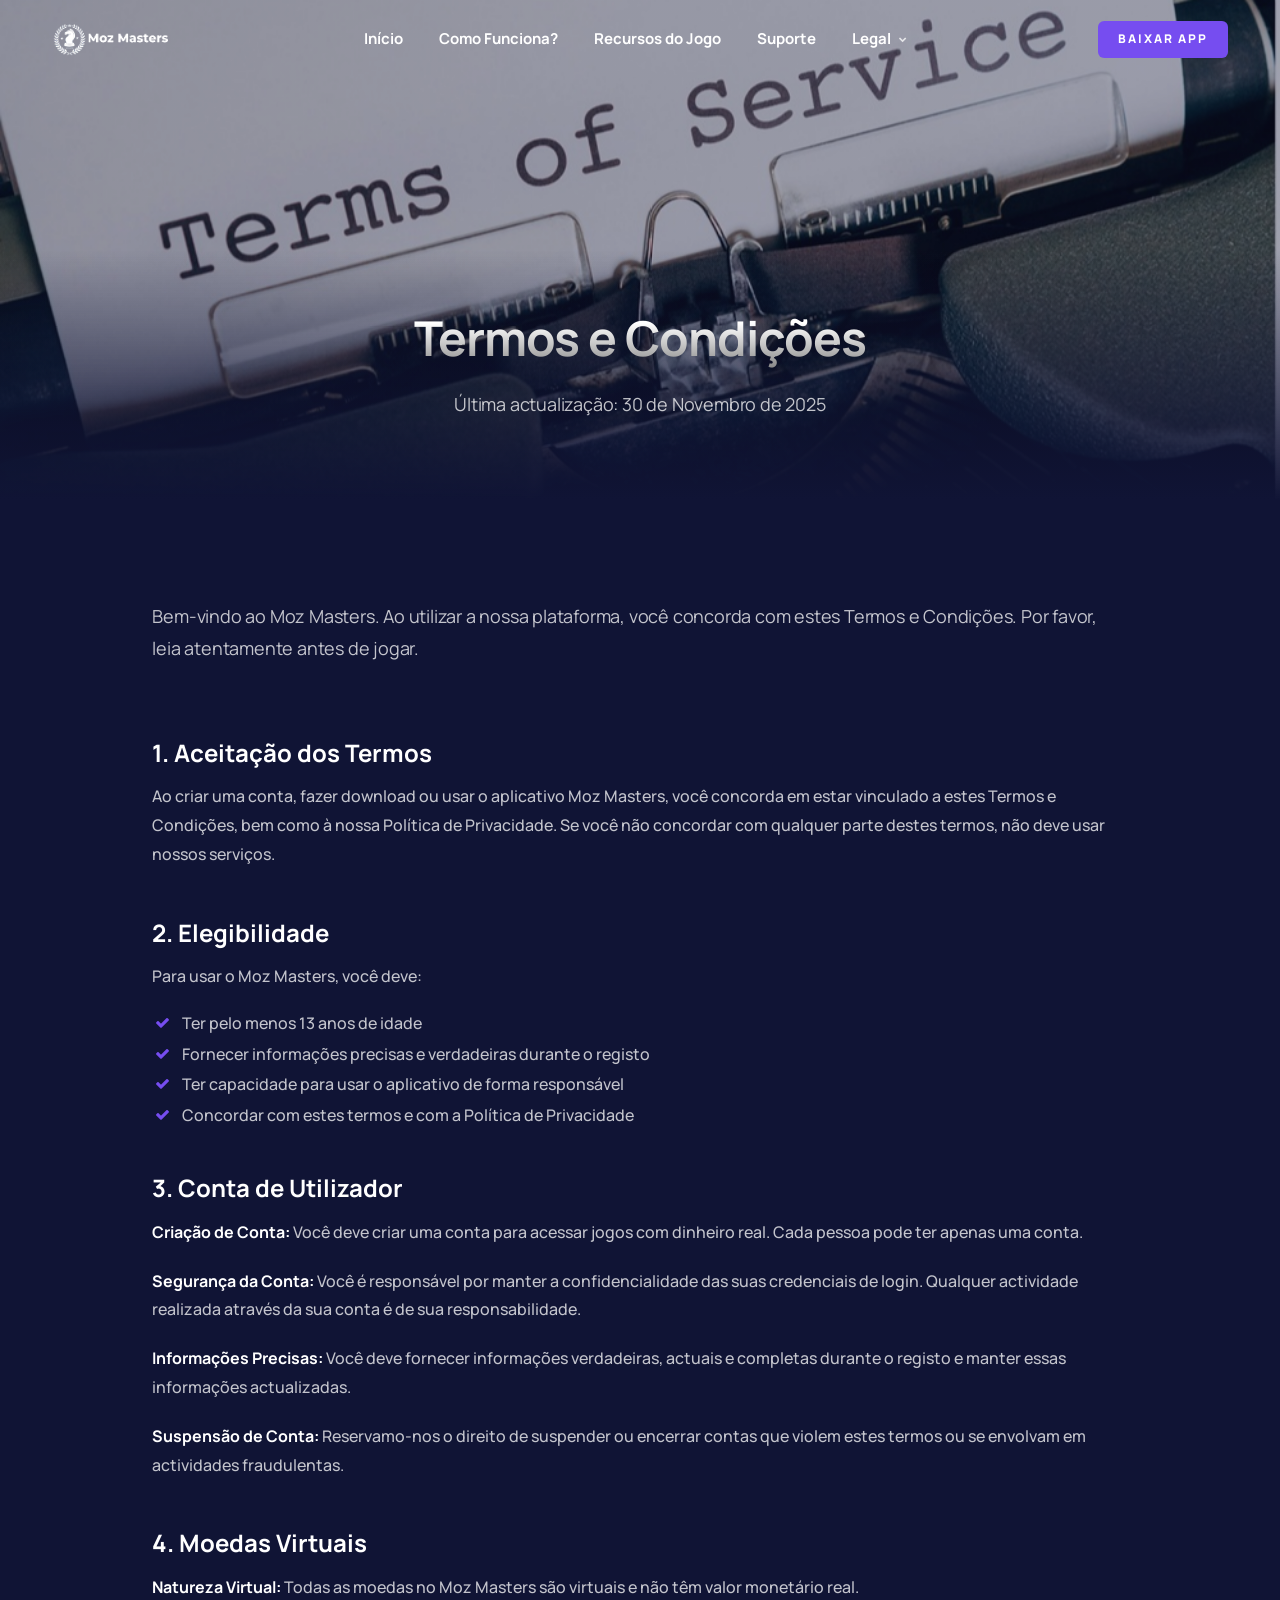
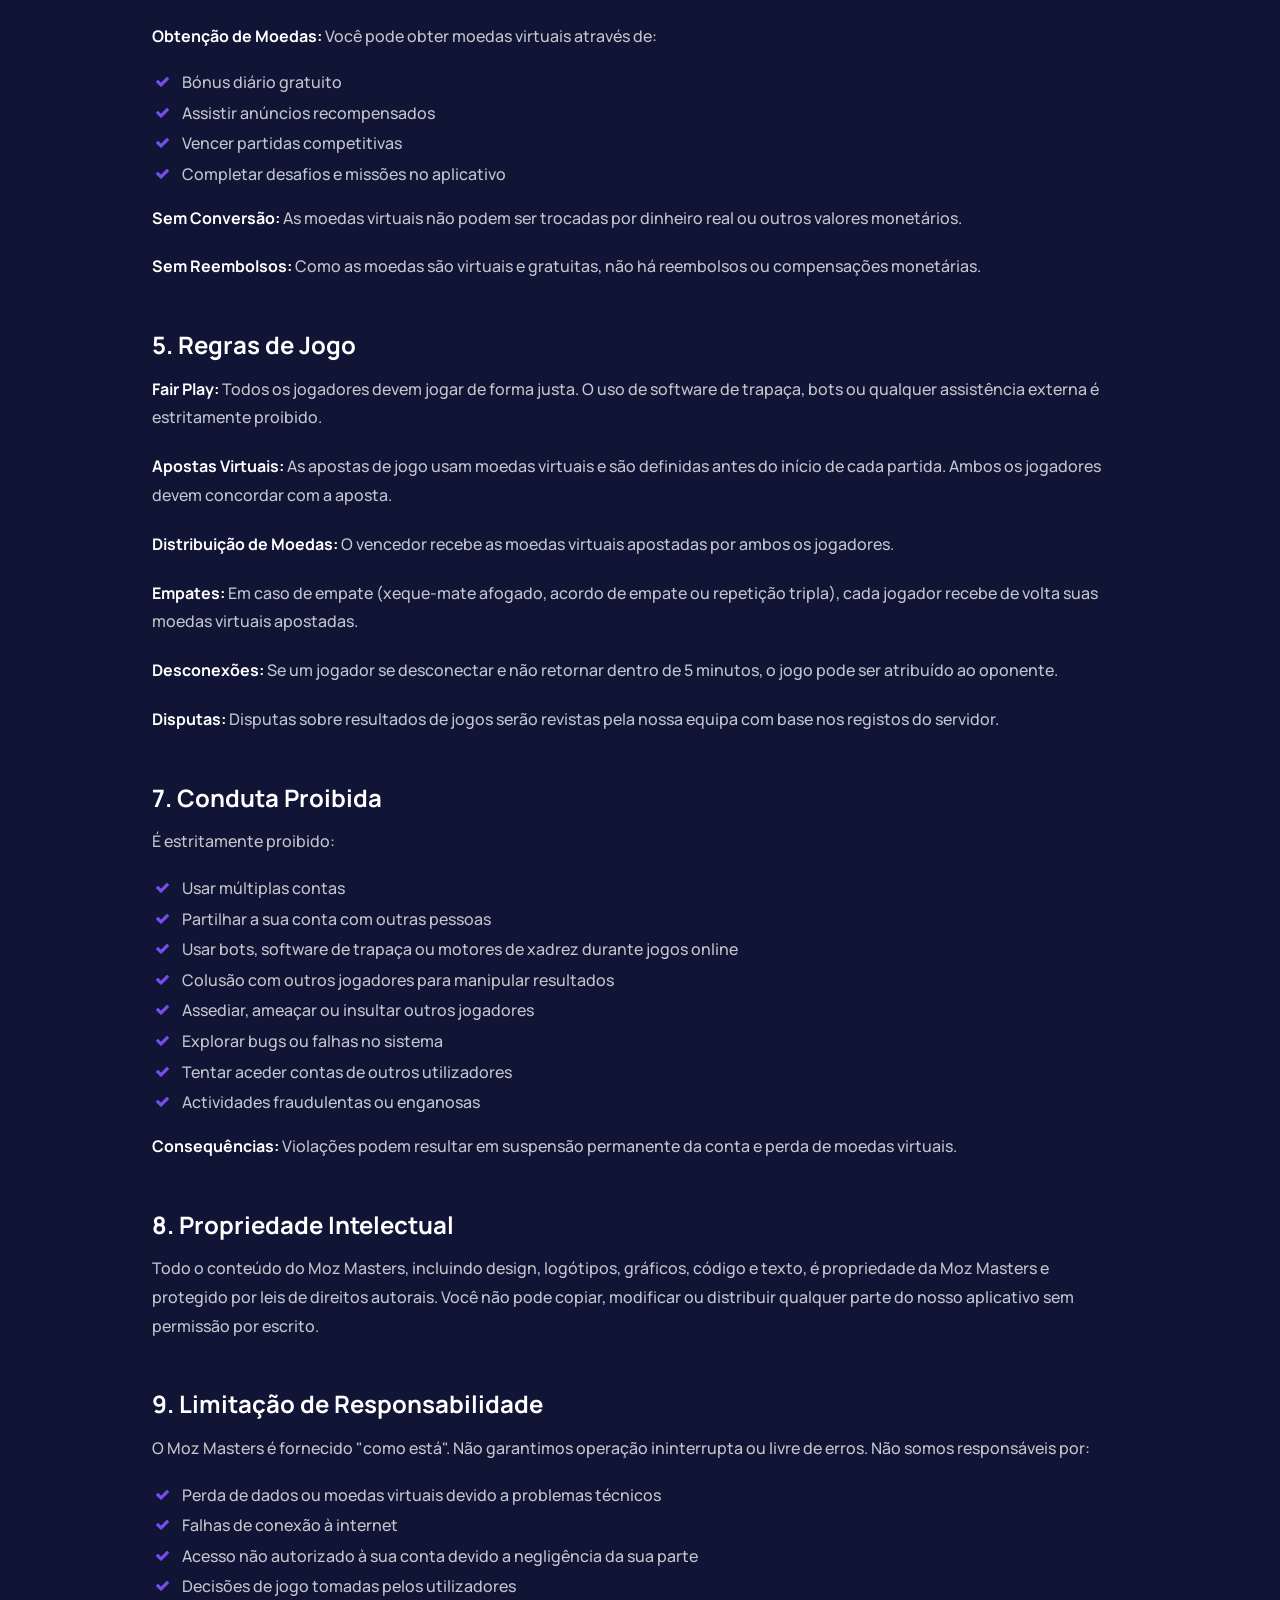
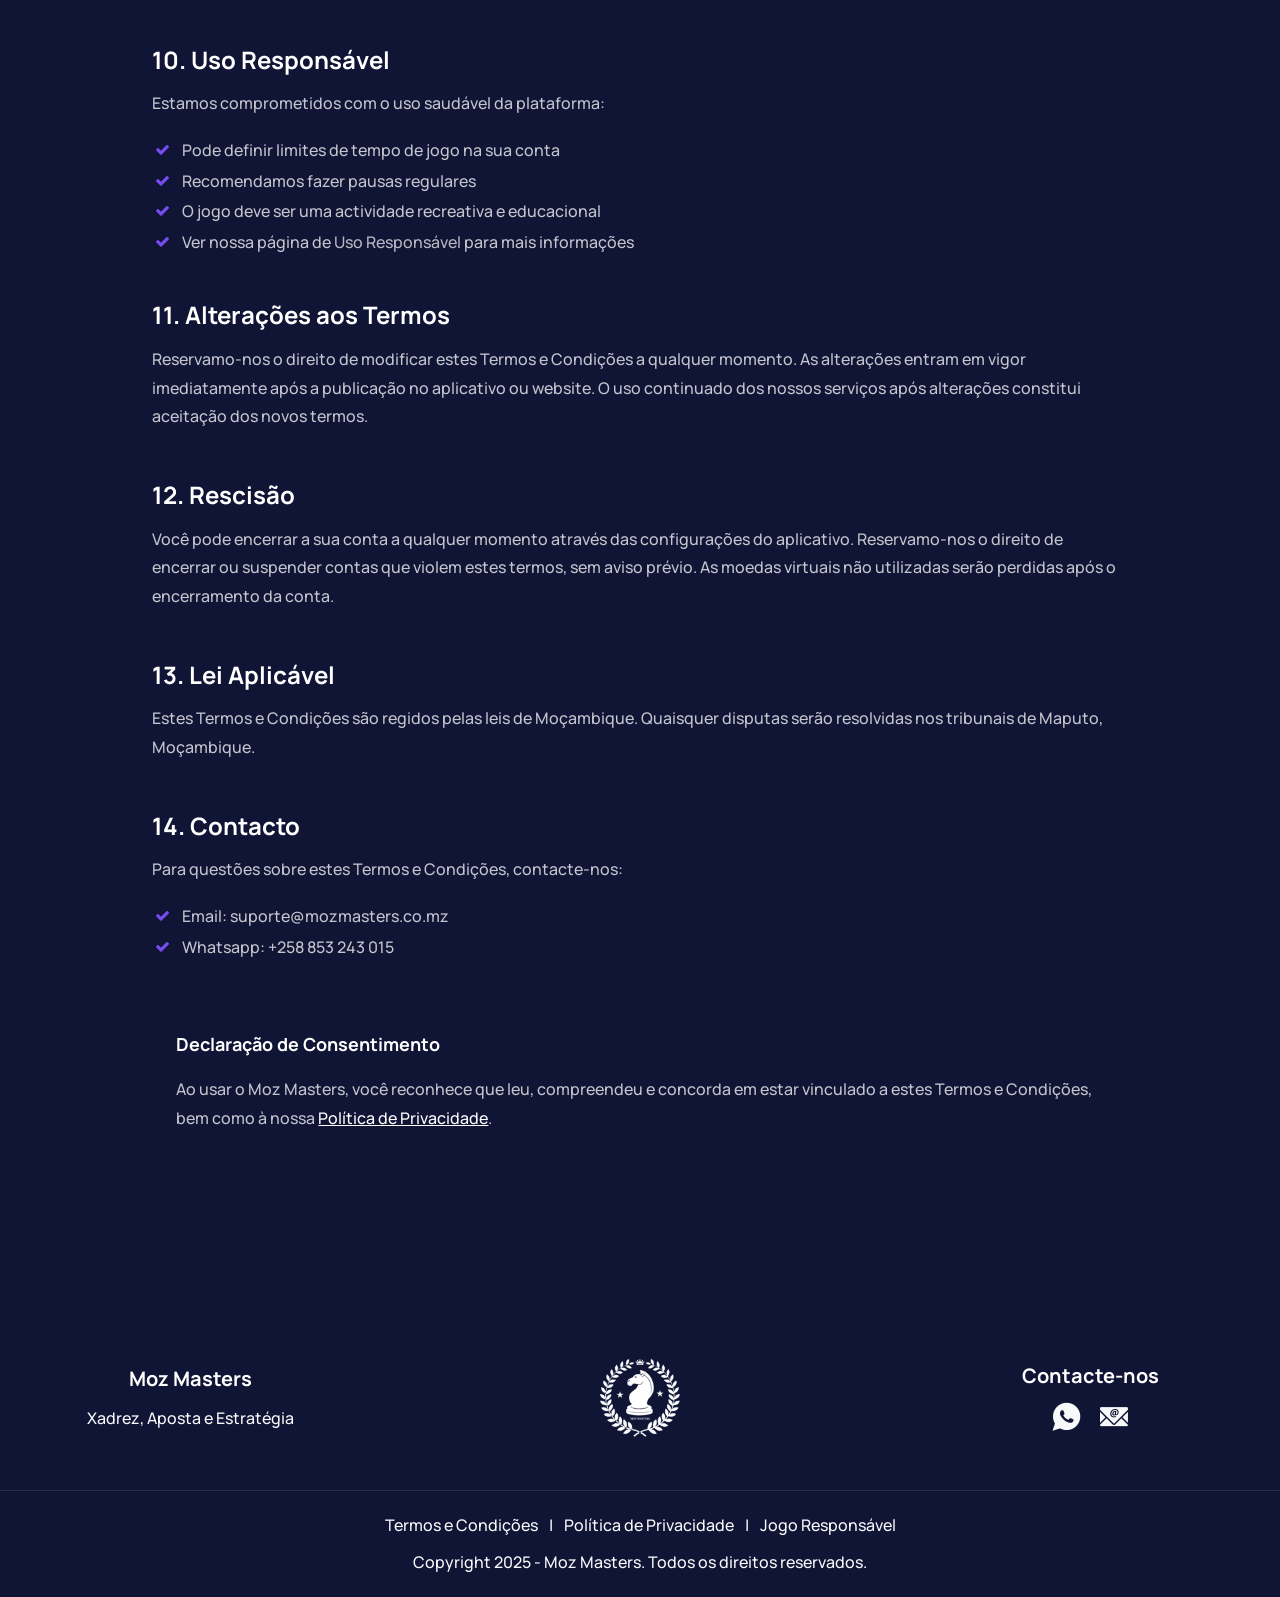
<file: terms.html>
<!DOCTYPE html>
<html lang="pt">

<head>
    <title>Termos e Condições - Moz Masters</title>
    <link rel="icon" href="images/icon.png" type="image/png" sizes="16x16">
    <meta content="text/html;charset=utf-8" http-equiv="Content-Type">
    <meta content="width=device-width, initial-scale=1.0" name="viewport">
    <meta content="Termos e Condições do Moz Masters" name="description">
    <meta content="termos, condições, moz masters, xadrez" name="keywords">
    <meta content="" name="author">
    <!-- CSS Files
    ================================================== -->
    <link href="css/bootstrap.min.css" rel="stylesheet" type="text/css" id="bootstrap">
    <link href="css/vendors.css" rel="stylesheet" type="text/css">
    <link href="css/style.css" rel="stylesheet" type="text/css">
    <!-- color scheme -->
    <link id="colors" href="css/colors/scheme-01.css" rel="stylesheet" type="text/css">
</head>

<body class="dark-scheme section-dark">

    <div id="wrapper">

        <div class="float-text show-on-scroll">
            <span><a href="#">Voltar ao topo</a></span>
        </div>
        <div class="scrollbar-v show-on-scroll"></div>

        <!-- page preloader begin -->
        <div id="de-loader"></div>
        <!-- page preloader close -->

        <header class="transparent">
            <div class="container">
                <div class="row">
                    <div class="col-md-12">
                        <div class="de-flex">
                            <div class="de-flex-col">
                                <!-- logo begin -->
                                <div id="logo">
                                    <a href="index.html">
                                        <img class="logo-main" src="images/bar-logo.png" alt="">
                                        <img class="logo-scroll" src="images/bar-logo.png" alt="">
                                        <img class="logo-mobile" src="images/bar-logo.png" alt="">
                                    </a>
                                </div>
                                <!-- logo close -->
                            </div>

                            <div class="de-flex-col">
                                <div class="de-flex-col header-col-mid">
                                    <ul id="mainmenu">
                                        <li><a class="menu-item" href="index.html#section-hero">Início</a></li>
                                        <li><a class="menu-item" href="index.html#section-how-it-works">Como Funciona?</a></li>
                                        <li><a class="menu-item" href="index.html#section-feats">Recursos do Jogo</a></li>
                                        <li><a class="menu-item" href="index.html#section-faq">Suporte</a></li>
                                        <li><a class="menu-item active" href="#">Legal</a>
                                            <ul>
                                                <li><a class="menu-item" href="terms.html">Termos e Condições</a></li>
                                                <li><a class="menu-item" href="privacy.html">Política de Privacidade</a></li>
                                                <li><a class="menu-item" href="responsible-gaming.html">Jogo Responsável</a></li>
                                            </ul>
                                        </li>
                                    </ul>
                                </div>
                            </div>

                            <div class="de-flex-col">
                                <a class="btn-main fx-slide w-100" href="#download"><span>Baixar App</span></a>

                                <div class="menu_side_area">
                                    <span id="menu-btn"></span>
                                </div>
                            </div>
                        </div>
                    </div>
                </div>
            </div>
        </header>

        <section id="section-hero" class="section-dark no-top no-bottom text-light jarallax relative mh-500 jarallax">
            <img src="images/misc/terms.jpg" class="jarallax-img" alt="">
            <div class="gradient-edge-bottom h-50"></div>
            <div class="sw-overlay op-5"></div>
            <div class="abs bottom-10 z-2 w-100">
                <div class="container">
                    <div class="row justify-content-center align-items-center">
                        <div class="col-lg-10">
                            <h1 class="text-center fs-48 fs-sm-10vw wow fadeIn" data-wow-delay=".6s">
                                Termos e Condições
                            </h1>
                            <p class="text-center lead wow fadeIn" data-wow-delay=".8s">
                                Última actualização: 30 de Novembro de 2025
                            </p>
                        </div>
                    </div>
                </div>
            </div>
        </section>
        
        <section>
            <div class="container">
                <div class="row g-4 justify-content-center">
                    <div class="col-lg-10">
                        <div class="blog-read">

                            <div class="post-text">

                                <p class="lead">Bem-vindo ao Moz Masters. Ao utilizar a nossa plataforma, você concorda com estes Termos e Condições. Por favor, leia atentamente antes de jogar.</p>

                                <div class="spacer-single"></div>

                                <h4>1. Aceitação dos Termos</h4>
                                <p>Ao criar uma conta, fazer download ou usar o aplicativo Moz Masters, você concorda em estar vinculado a estes Termos e Condições, bem como à nossa Política de Privacidade. Se você não concordar com qualquer parte destes termos, não deve usar nossos serviços.</p>

                                <div class="spacer-half"></div>

                                <h4>2. Elegibilidade</h4>
                                <p>Para usar o Moz Masters, você deve:</p>
                                <ul class="ul-check">
                                    <li>Ter pelo menos 13 anos de idade</li>
                                    <li>Fornecer informações precisas e verdadeiras durante o registo</li>
                                    <li>Ter capacidade para usar o aplicativo de forma responsável</li>
                                    <li>Concordar com estes termos e com a Política de Privacidade</li>
                                </ul>

                                <div class="spacer-half"></div>

                                <h4>3. Conta de Utilizador</h4>
                                <p><strong>Criação de Conta:</strong> Você deve criar uma conta para acessar jogos com dinheiro real. Cada pessoa pode ter apenas uma conta.</p>
                                <p><strong>Segurança da Conta:</strong> Você é responsável por manter a confidencialidade das suas credenciais de login. Qualquer actividade realizada através da sua conta é de sua responsabilidade.</p>
                                <p><strong>Informações Precisas:</strong> Você deve fornecer informações verdadeiras, actuais e completas durante o registo e manter essas informações actualizadas.</p>
                                <p><strong>Suspensão de Conta:</strong> Reservamo-nos o direito de suspender ou encerrar contas que violem estes termos ou se envolvam em actividades fraudulentas.</p>

                                <div class="spacer-half"></div>

                                <h4>4. Moedas Virtuais</h4>
                                <p><strong>Natureza Virtual:</strong> Todas as moedas no Moz Masters são virtuais e não têm valor monetário real.</p>
                                <p><strong>Obtenção de Moedas:</strong> Você pode obter moedas virtuais através de:</p>
                                <ul class="ul-check">
                                    <li>Bónus diário gratuito</li>
                                    <li>Assistir anúncios recompensados</li>
                                    <li>Vencer partidas competitivas</li>
                                    <li>Completar desafios e missões no aplicativo</li>
                                </ul>
                                <p><strong>Sem Conversão:</strong> As moedas virtuais não podem ser trocadas por dinheiro real ou outros valores monetários.</p>
                                <p><strong>Sem Reembolsos:</strong> Como as moedas são virtuais e gratuitas, não há reembolsos ou compensações monetárias.</p>

                                <div class="spacer-half"></div>

                                <h4>5. Regras de Jogo</h4>
                                <p><strong>Fair Play:</strong> Todos os jogadores devem jogar de forma justa. O uso de software de trapaça, bots ou qualquer assistência externa é estritamente proibido.</p>
                                <p><strong>Apostas Virtuais:</strong> As apostas de jogo usam moedas virtuais e são definidas antes do início de cada partida. Ambos os jogadores devem concordar com a aposta.</p>
                                <p><strong>Distribuição de Moedas:</strong> O vencedor recebe as moedas virtuais apostadas por ambos os jogadores.</p>
                                <p><strong>Empates:</strong> Em caso de empate (xeque-mate afogado, acordo de empate ou repetição tripla), cada jogador recebe de volta suas moedas virtuais apostadas.</p>
                                <p><strong>Desconexões:</strong> Se um jogador se desconectar e não retornar dentro de 5 minutos, o jogo pode ser atribuído ao oponente.</p>
                                <p><strong>Disputas:</strong> Disputas sobre resultados de jogos serão revistas pela nossa equipa com base nos registos do servidor.</p>

                                <div class="spacer-half"></div>

                                <h4>7. Conduta Proibida</h4>
                                <p>É estritamente proibido:</p>
                                <ul class="ul-check">
                                    <li>Usar múltiplas contas</li>
                                    <li>Partilhar a sua conta com outras pessoas</li>
                                    <li>Usar bots, software de trapaça ou motores de xadrez durante jogos online</li>
                                    <li>Colusão com outros jogadores para manipular resultados</li>
                                    <li>Assediar, ameaçar ou insultar outros jogadores</li>
                                    <li>Explorar bugs ou falhas no sistema</li>
                                    <li>Tentar aceder contas de outros utilizadores</li>
                                    <li>Actividades fraudulentas ou enganosas</li>
                                </ul>
                                <p><strong>Consequências:</strong> Violações podem resultar em suspensão permanente da conta e perda de moedas virtuais.</p>

                                <div class="spacer-half"></div>

                                <h4>8. Propriedade Intelectual</h4>
                                <p>Todo o conteúdo do Moz Masters, incluindo design, logótipos, gráficos, código e texto, é propriedade da Moz Masters e protegido por leis de direitos autorais. Você não pode copiar, modificar ou distribuir qualquer parte do nosso aplicativo sem permissão por escrito.</p>

                                <div class="spacer-half"></div>

                                <h4>9. Limitação de Responsabilidade</h4>
                                <p>O Moz Masters é fornecido "como está". Não garantimos operação ininterrupta ou livre de erros. Não somos responsáveis por:</p>
                                <ul class="ul-check">
                                    <li>Perda de dados ou moedas virtuais devido a problemas técnicos</li>
                                    <li>Falhas de conexão à internet</li>
                                    <li>Acesso não autorizado à sua conta devido a negligência da sua parte</li>
                                    <li>Decisões de jogo tomadas pelos utilizadores</li>
                                </ul>

                                <div class="spacer-half"></div>

                                <h4>10. Uso Responsável</h4>
                                <p>Estamos comprometidos com o uso saudável da plataforma:</p>
                                <ul class="ul-check">
                                    <li>Pode definir limites de tempo de jogo na sua conta</li>
                                    <li>Recomendamos fazer pausas regulares</li>
                                    <li>O jogo deve ser uma actividade recreativa e educacional</li>
                                    <li>Ver nossa página de <a href="responsible-gaming.html">Uso Responsável</a> para mais informações</li>
                                </ul>

                                <div class="spacer-half"></div>

                                <h4>11. Alterações aos Termos</h4>
                                <p>Reservamo-nos o direito de modificar estes Termos e Condições a qualquer momento. As alterações entram em vigor imediatamente após a publicação no aplicativo ou website. O uso continuado dos nossos serviços após alterações constitui aceitação dos novos termos.</p>

                                <div class="spacer-half"></div>

                                <h4>12. Rescisão</h4>
                                <p>Você pode encerrar a sua conta a qualquer momento através das configurações do aplicativo. Reservamo-nos o direito de encerrar ou suspender contas que violem estes termos, sem aviso prévio. As moedas virtuais não utilizadas serão perdidas após o encerramento da conta.</p>

                                <div class="spacer-half"></div>

                                <h4>13. Lei Aplicável</h4>
                                <p>Estes Termos e Condições são regidos pelas leis de Moçambique. Quaisquer disputas serão resolvidas nos tribunais de Maputo, Moçambique.</p>

                                <div class="spacer-half"></div>

                                <h4>14. Contacto</h4>
                                <p>Para questões sobre estes Termos e Condições, contacte-nos:</p>
                                <ul class="ul-check">
                                    <li>Email: suporte@mozmasters.co.mz</li>
                                    <li>Whatsapp: +258 853 243 015</li>
                                    
                                </ul>

                                <div class="spacer-single"></div>

                                <div class="p-4 bg-color-secondary rounded-1">
                                    <h5 class="mb-3">Declaração de Consentimento</h5>
                                    <p class="mb-0">Ao usar o Moz Masters, você reconhece que leu, compreendeu e concorda em estar vinculado a estes Termos e Condições, bem como à nossa <a href="privacy.html" class="text-white"><u>Política de Privacidade</u></a>.</p>
                                </div>

                            </div>

                        </div>
                    </div>
                </div>
            </div>
        </section>

    </div>

    <!-- footer begin -->
    <footer class="text-light section-dark">
        <div class="container">
            <div class="row g-4 align-items-center">
                <div class="col-md-12">
                    <div class="row text-center align-items-center">
                        <div class="col-lg-3">
                            <h3 class="fs-20">Moz Masters</h3>
                            Xadrez, Aposta e Estratégia
                        </div>
                        <div class="col-lg-6 d-flex justify-content-center">
                            <img src="images/logo.png" class="w-150px" alt="">
                        </div>
                        <div class="col-lg-3">
                            <h3 class="fs-20">Contacte-nos</h3>
                            <div class="d-flex justify-content-center gap-3">
                                <a href="https://wa.me/258853243015" class="text-light" target="_blank" title="Whatsapp">
                                    <i class="icofont-whatsapp fs-32"></i>
                                </a>
                                <a href="mailto:suporte@mozmasters.com" class="text-light" title="E-mail">
                                    <i class="icofont-email fs-32"></i>
                                </a>
                            </div>
                        </div>
                    </div>
                </div>
            </div>
        </div>
        <div class="subfooter">
            <div class="container">
                <div class="row">
                    <div class="col-md-12 text-center">
                        <div class="mb-2">
                            <a href="terms.html" class="text-light mx-2">Termos e Condições</a> | 
                            <a href="privacy.html" class="text-light mx-2">Política de Privacidade</a> | 
                            <a href="responsible-gaming.html" class="text-light mx-2">Jogo Responsável</a>
                        </div>
                        Copyright 2025 - Moz Masters. Todos os direitos reservados.
                    </div>
                </div>
            </div>
        </div>
    </footer>
    <!-- footer end -->
    
    <!-- Javascript Files
    ================================================== -->
    <script src="js/vendors.js"></script>
    <script src="js/designesia.js"></script>

</body>

</html>
</file>
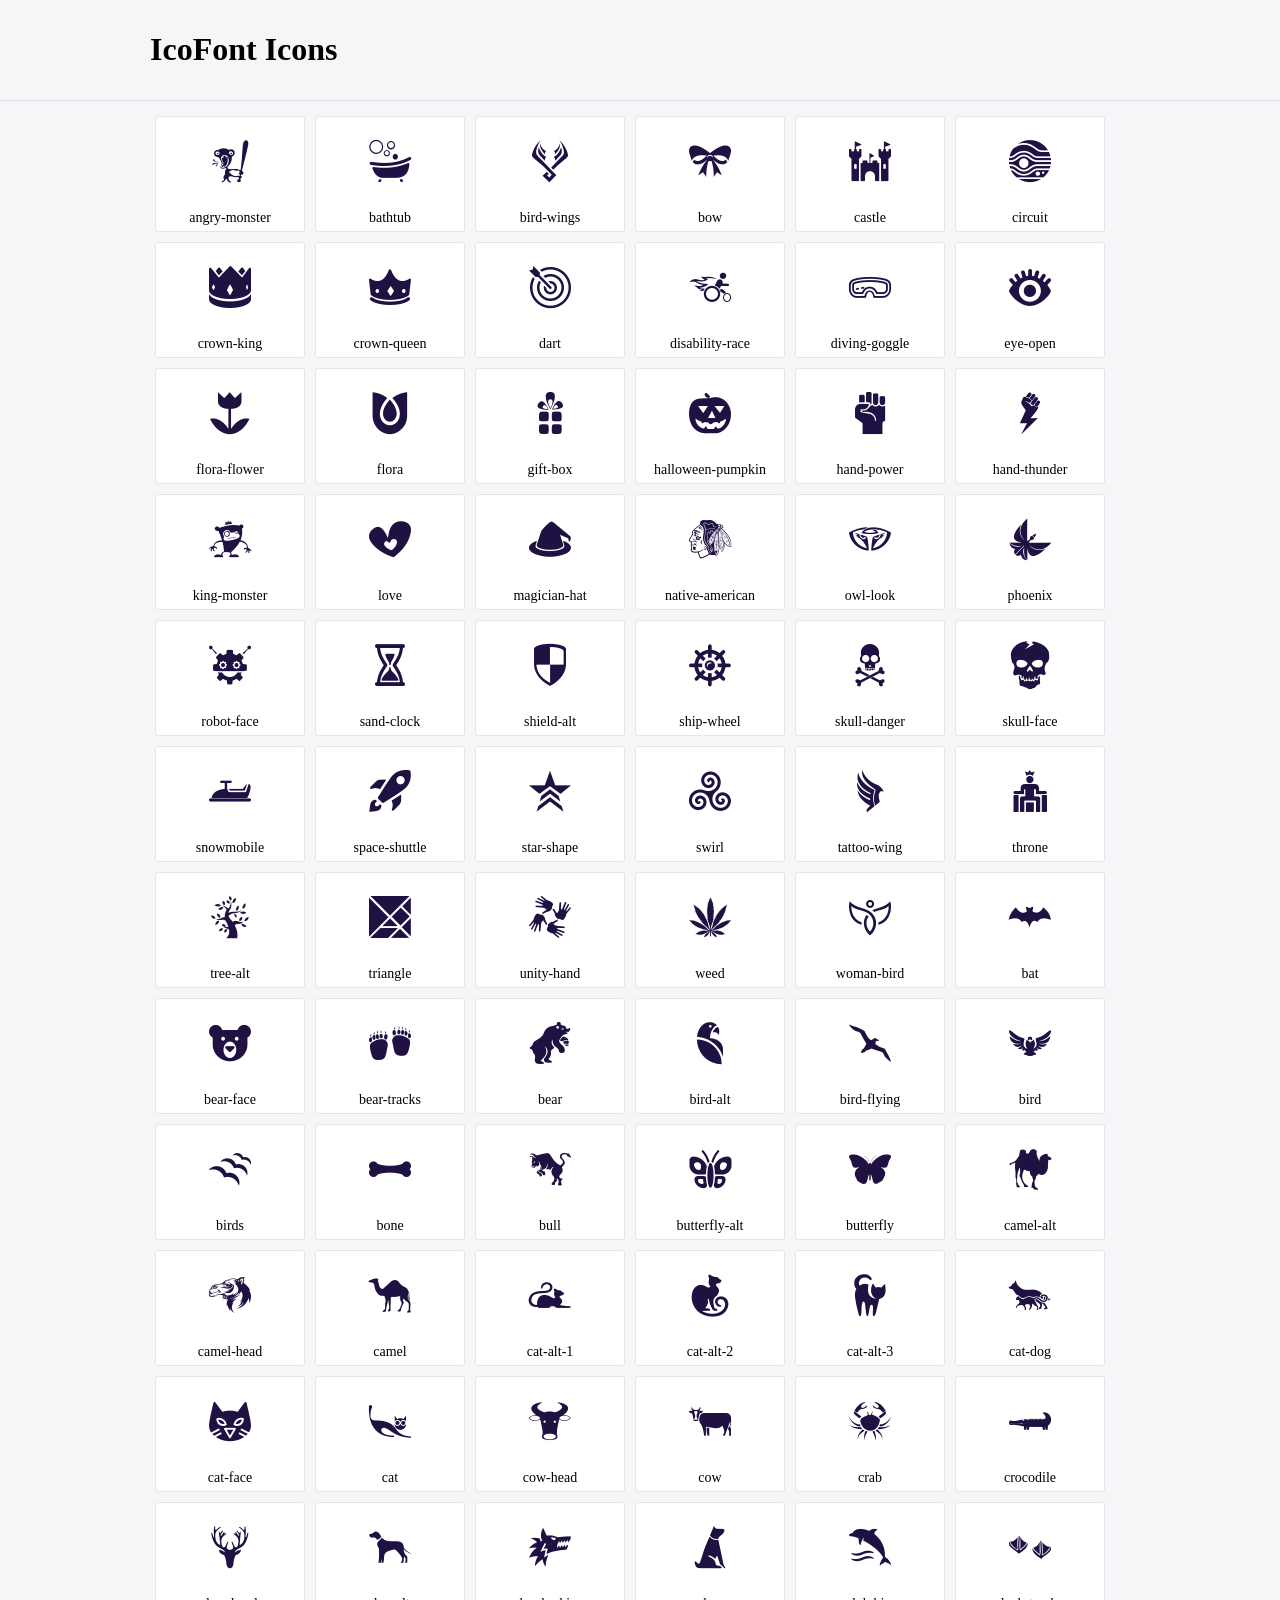
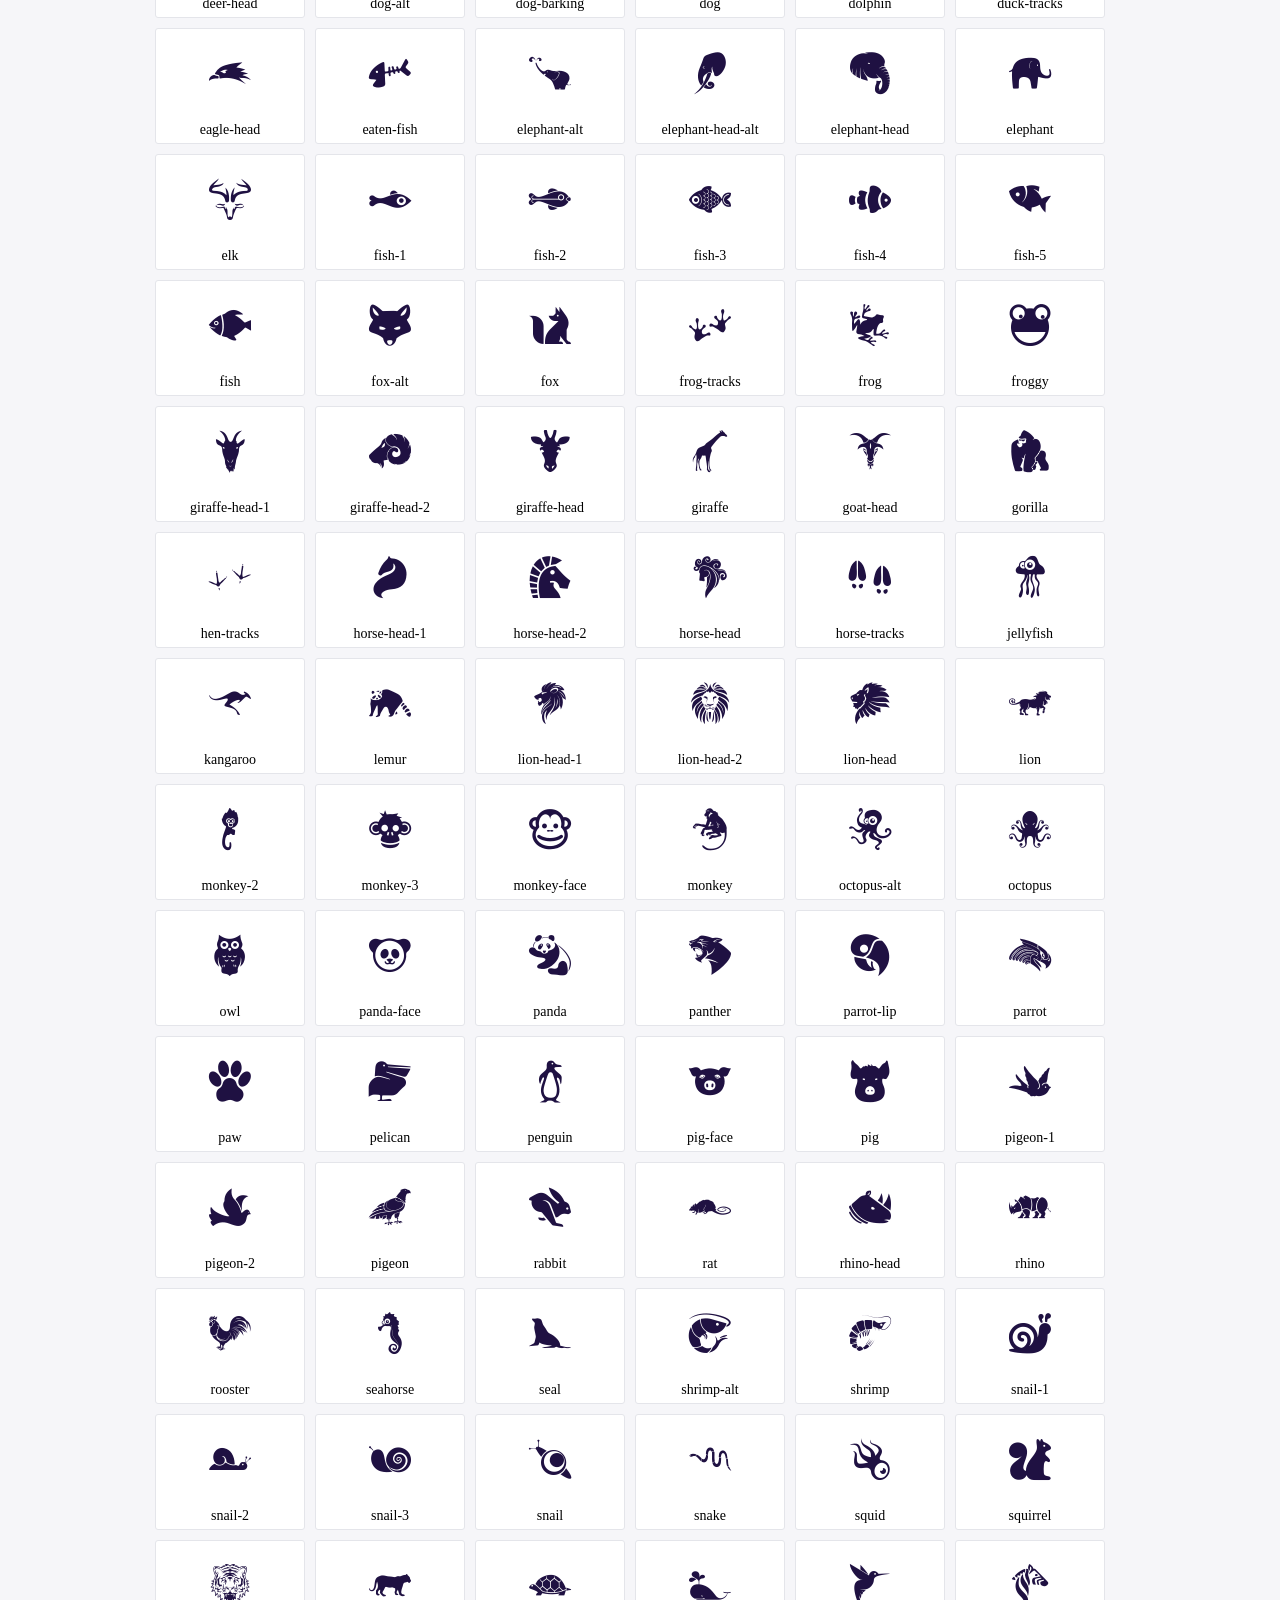
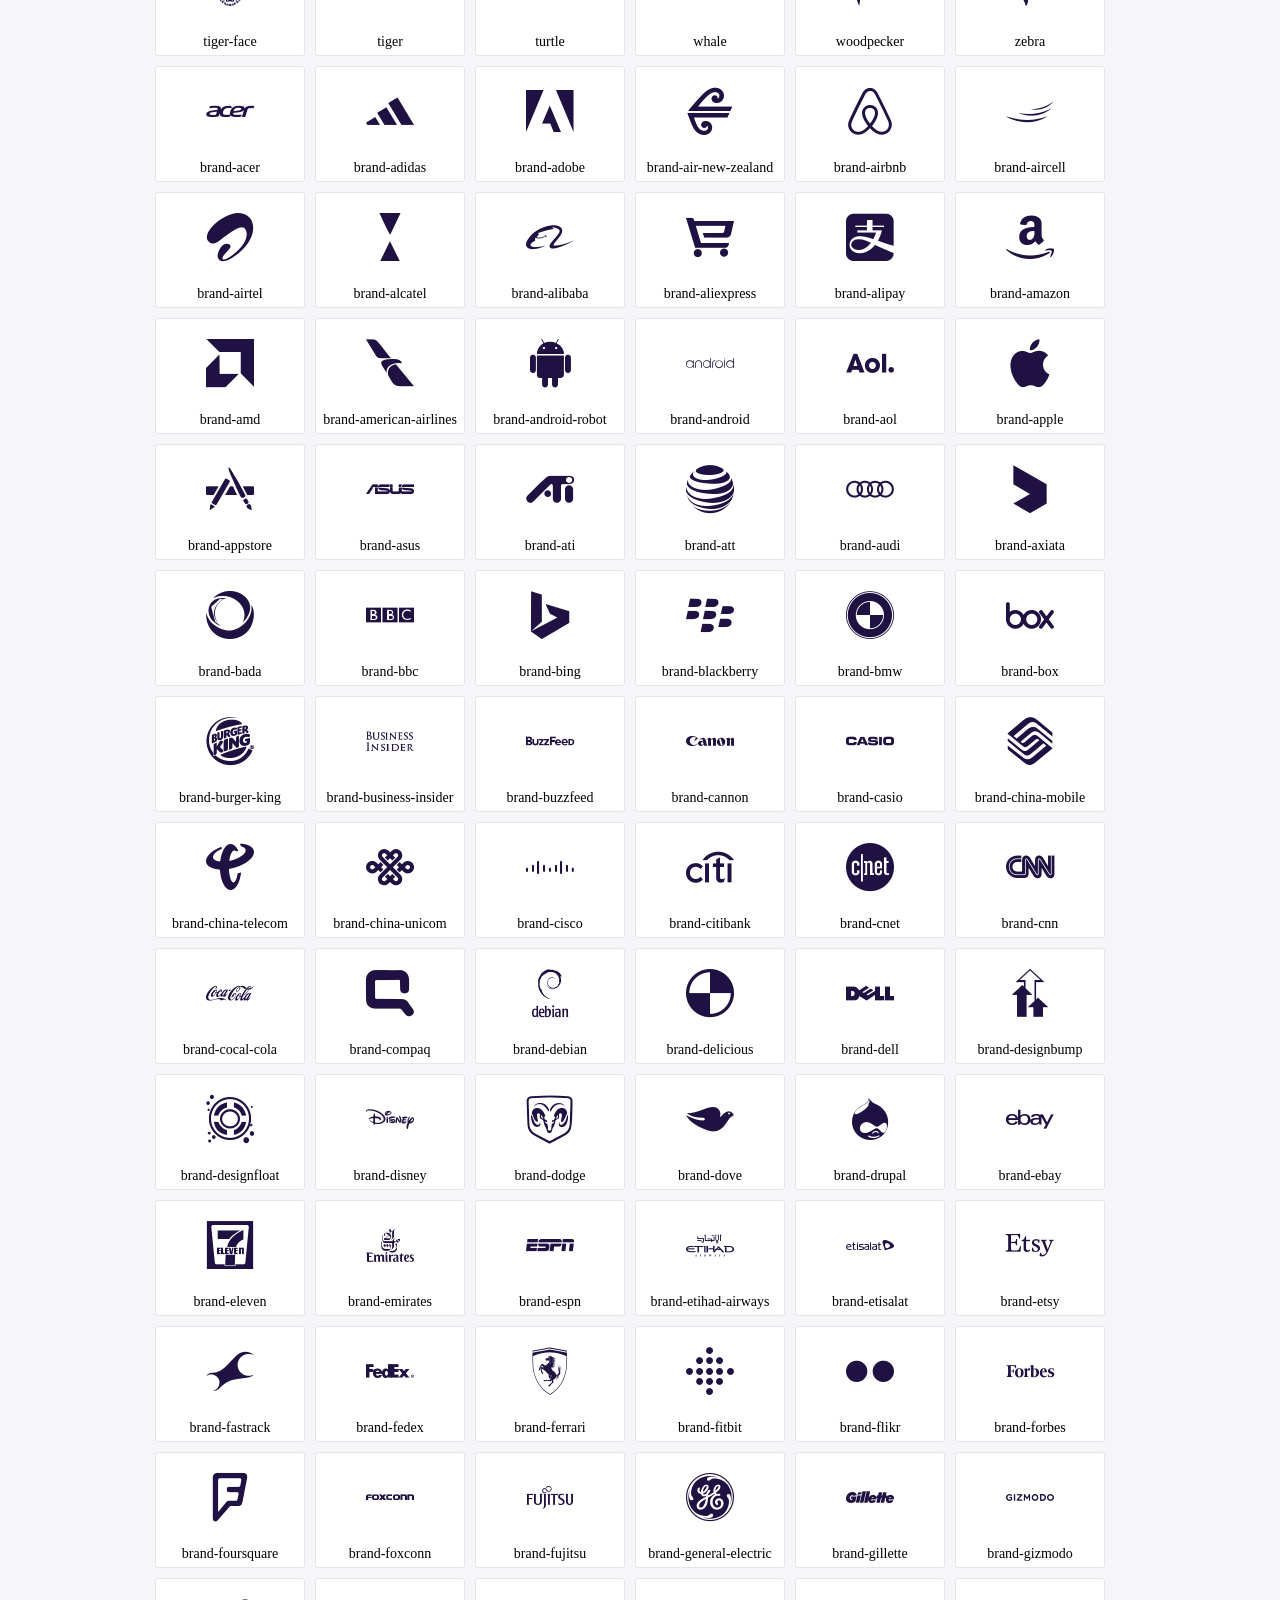
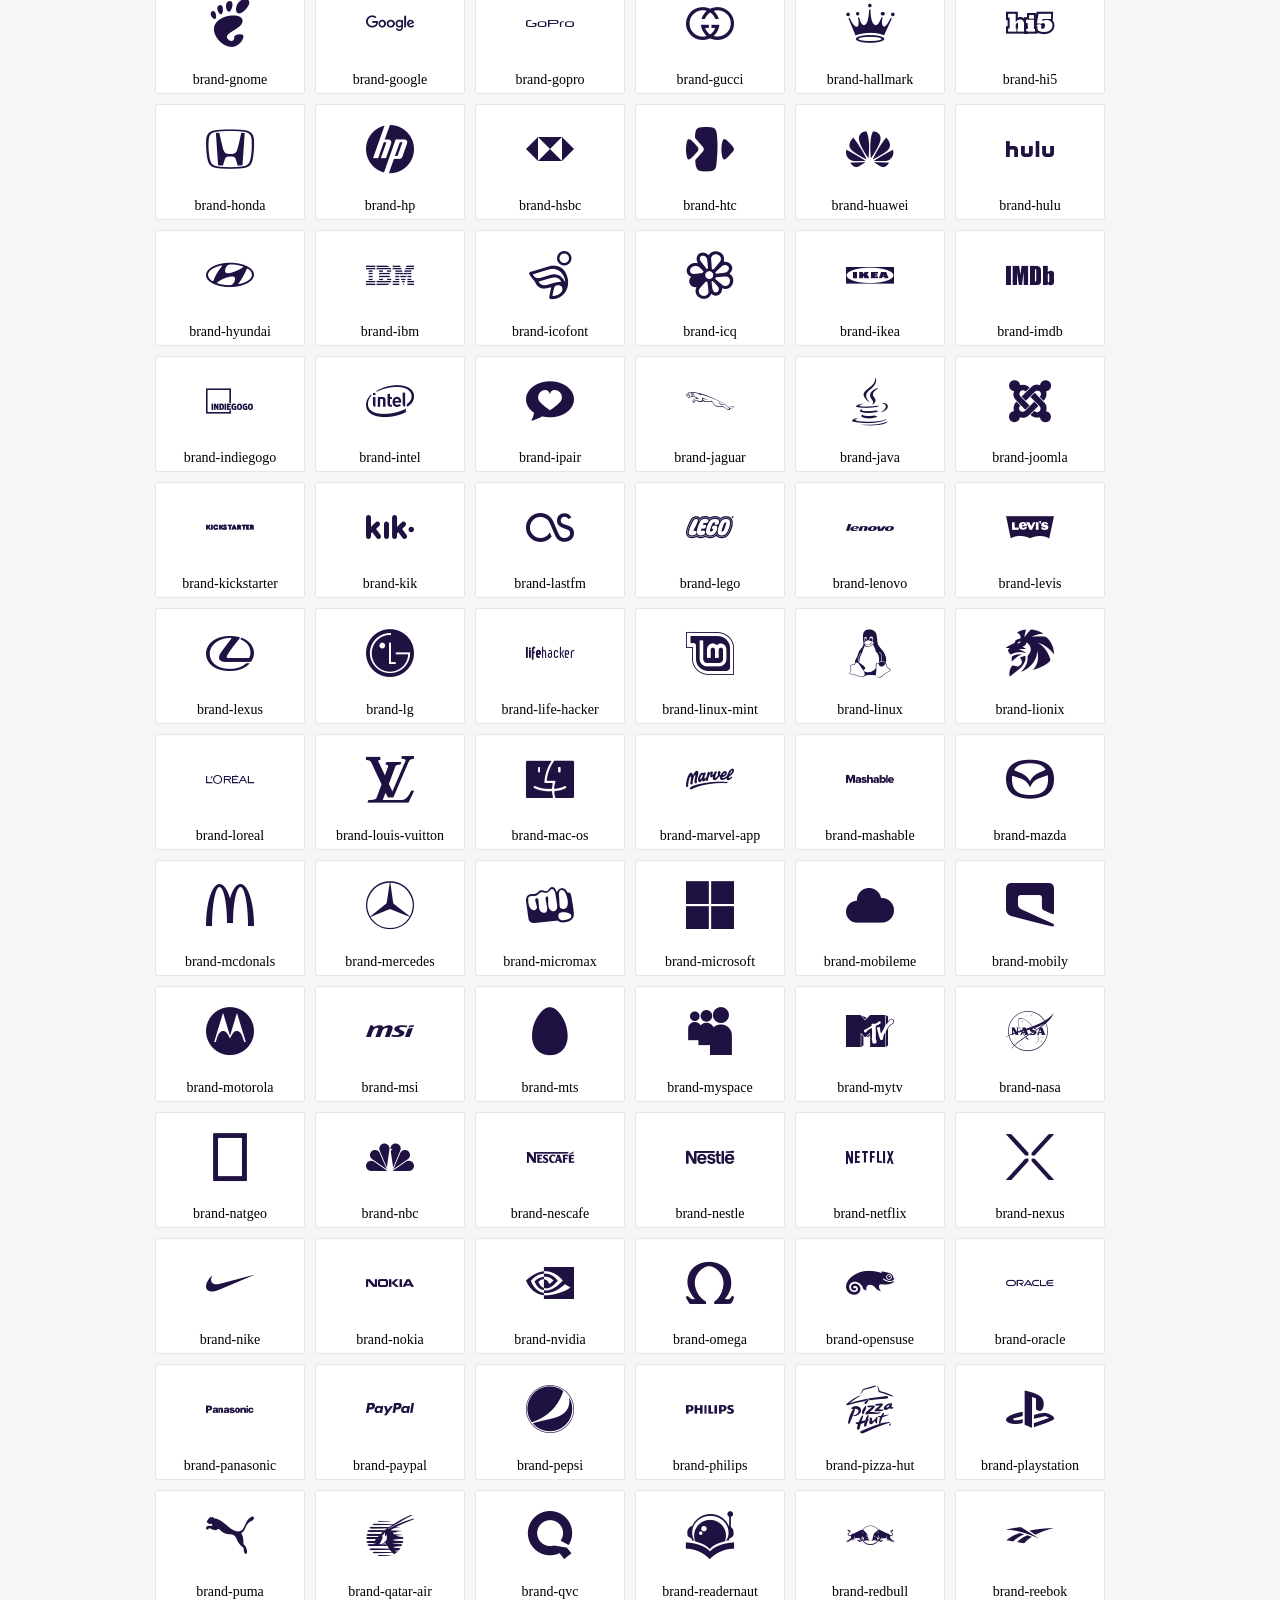
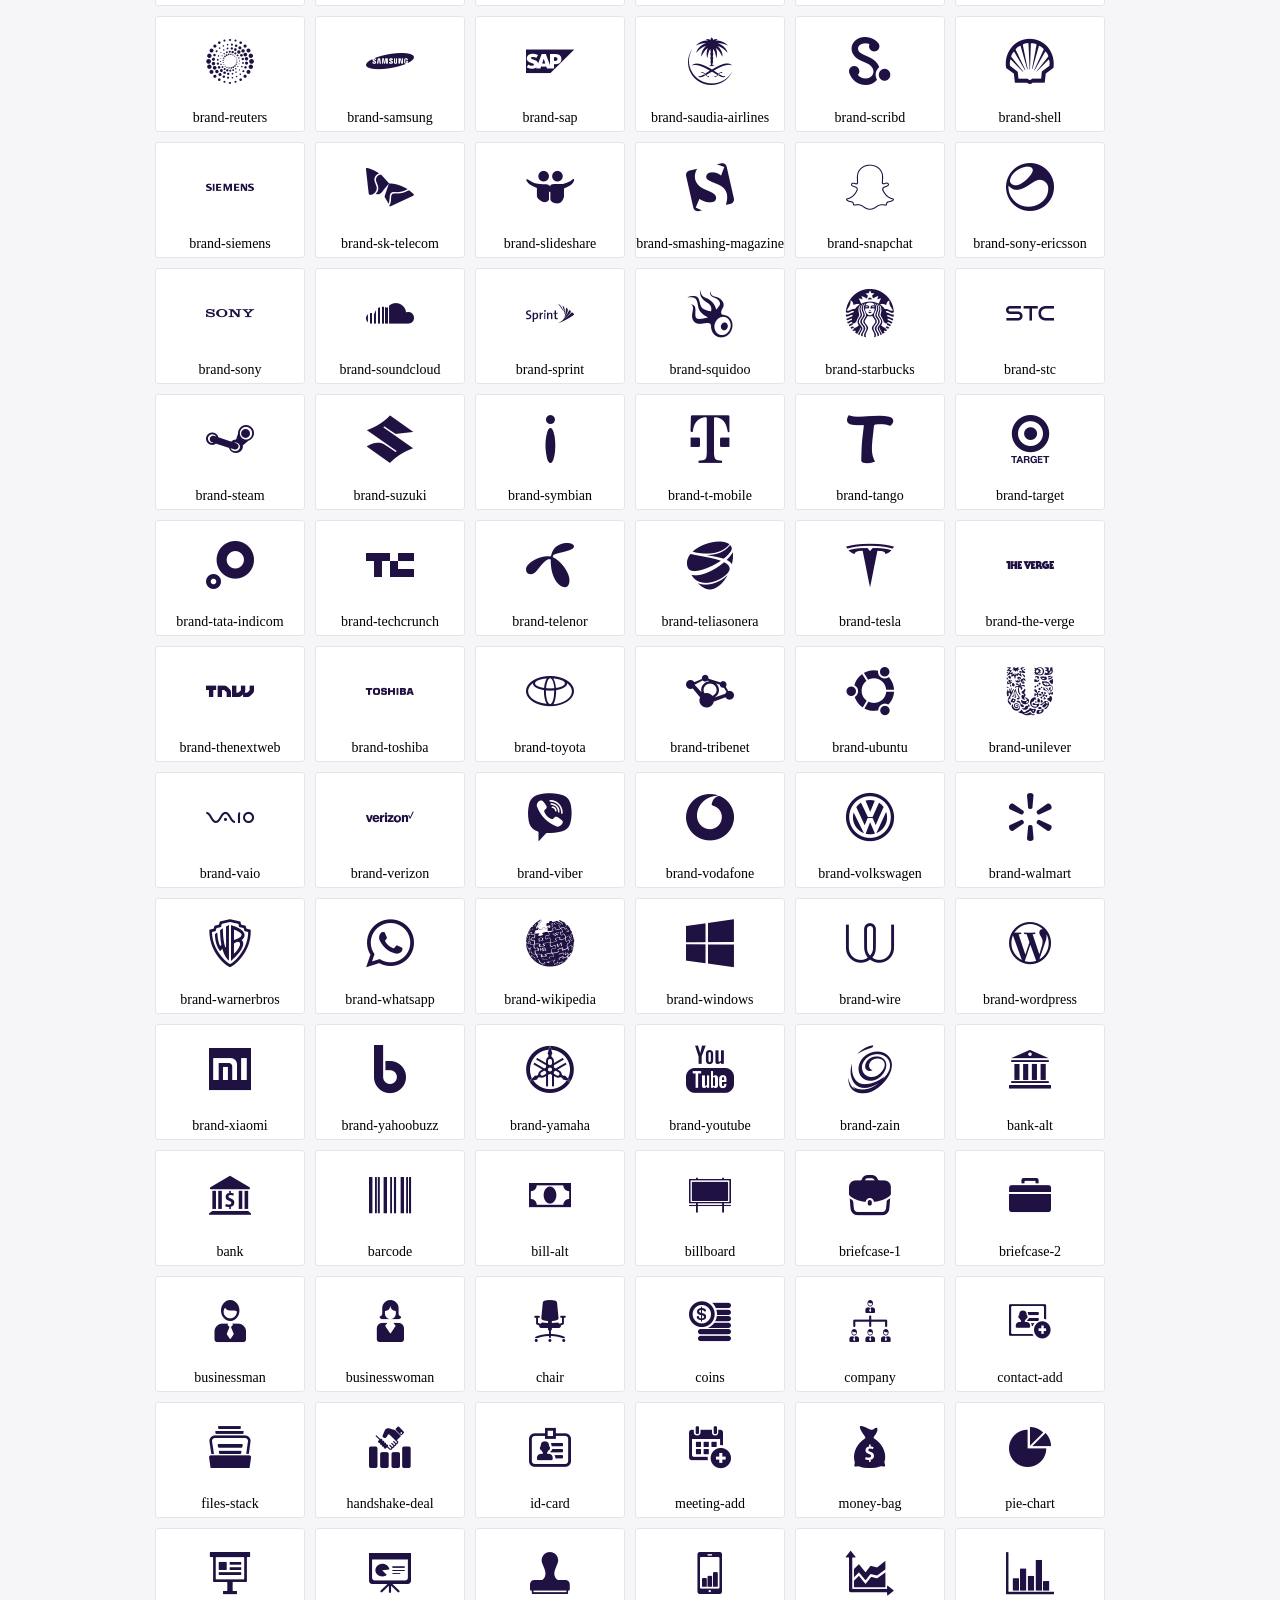
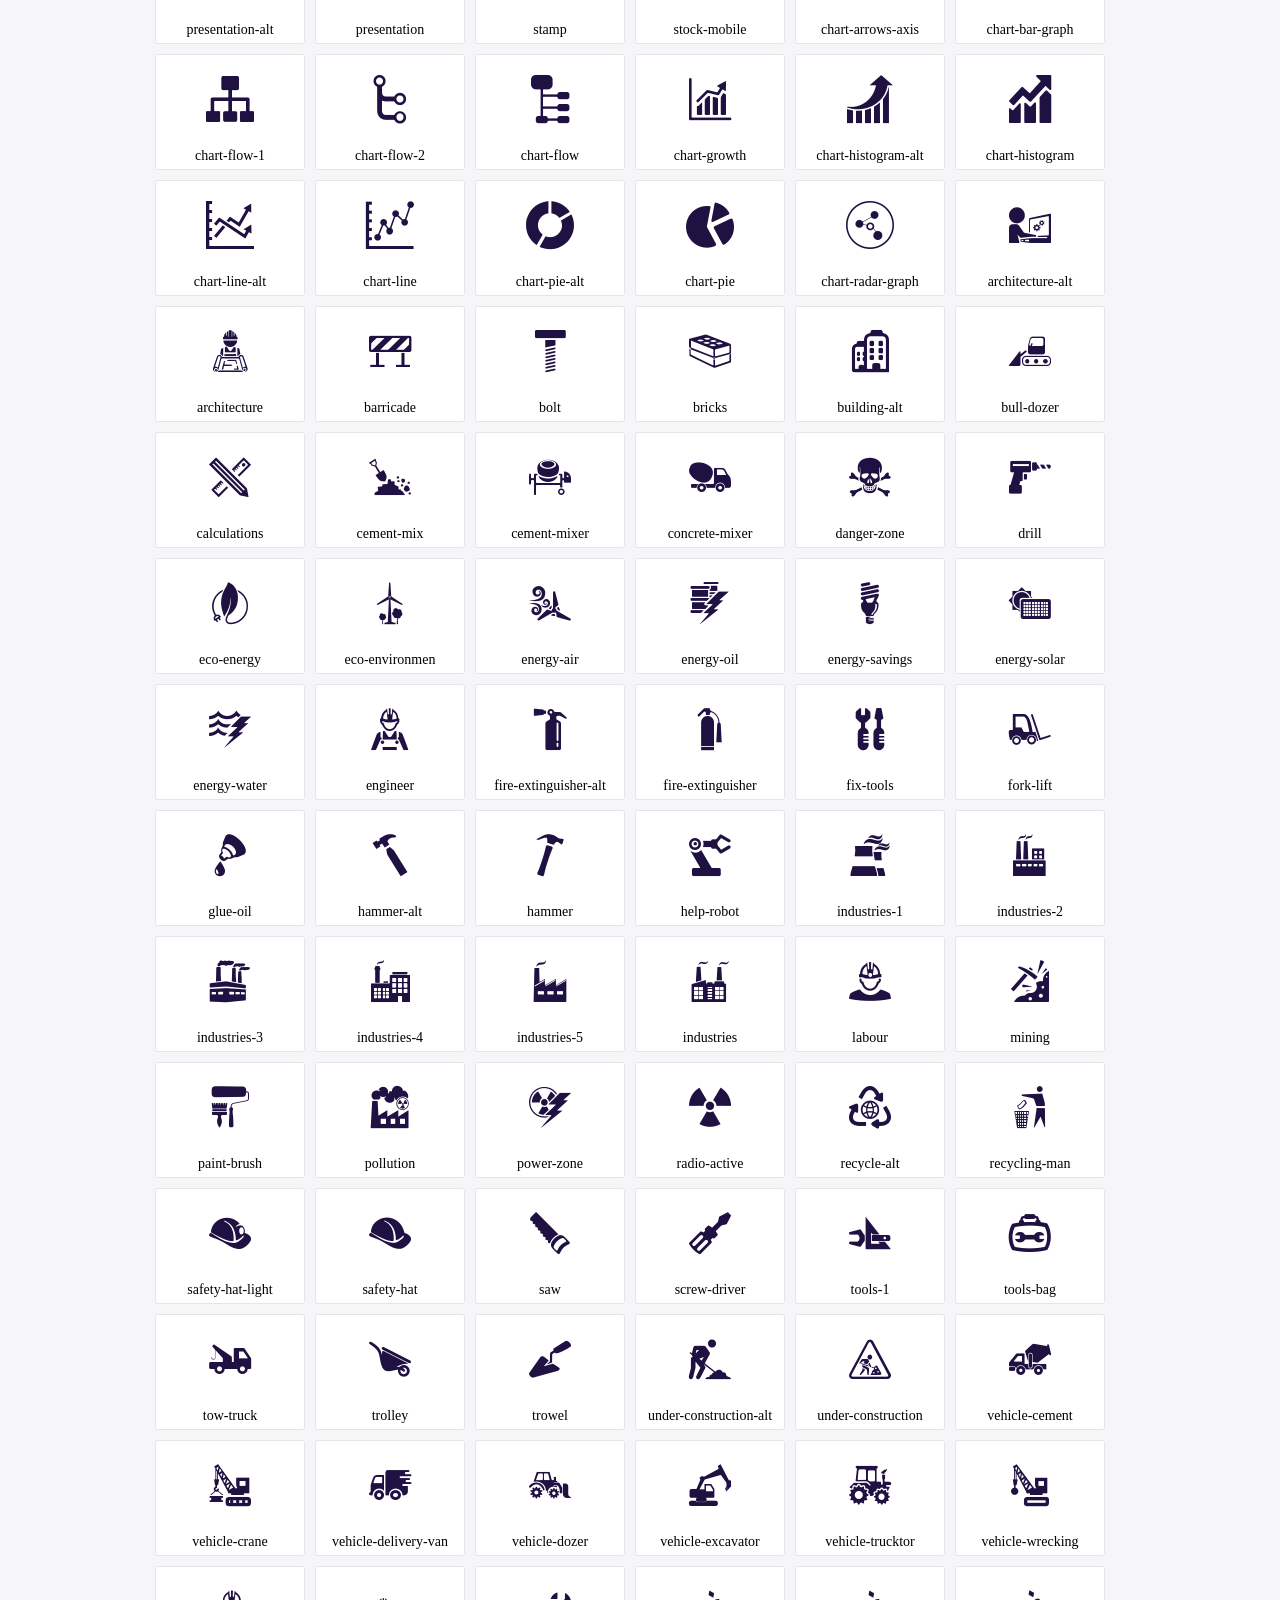
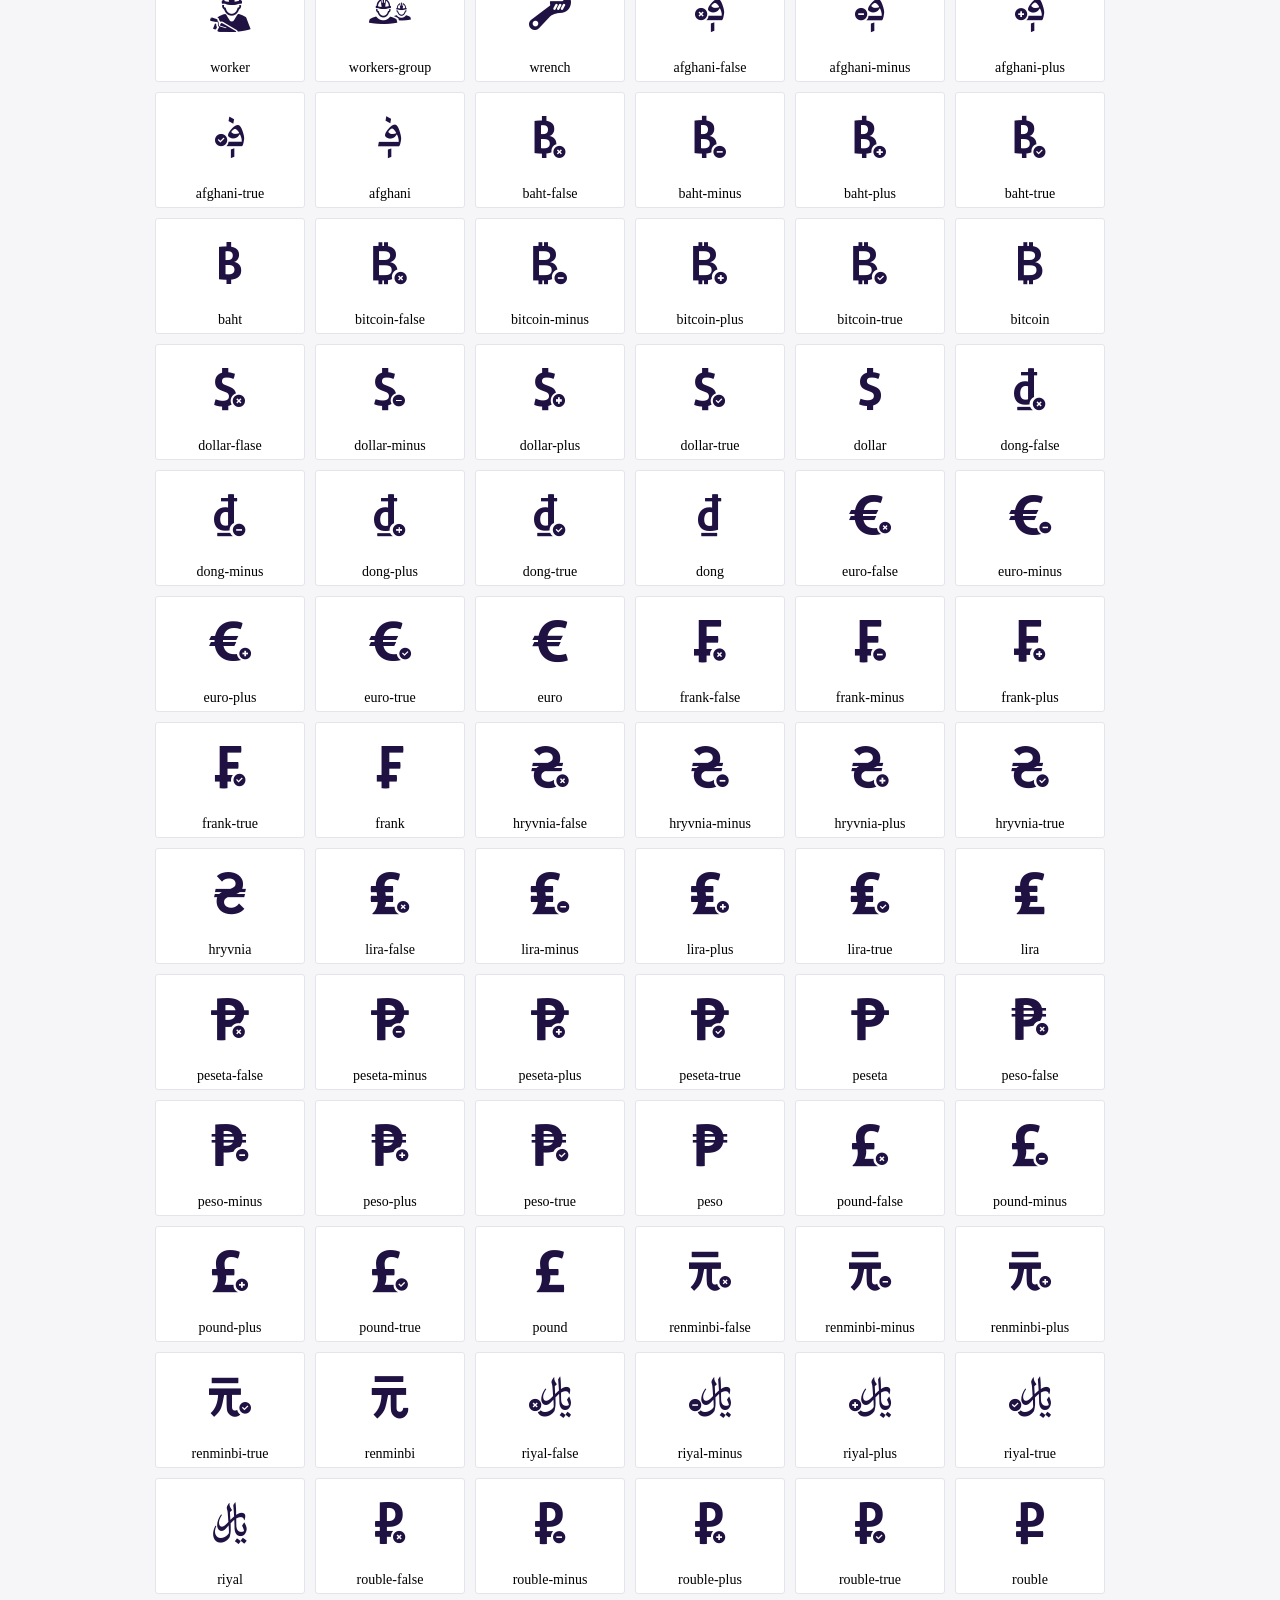
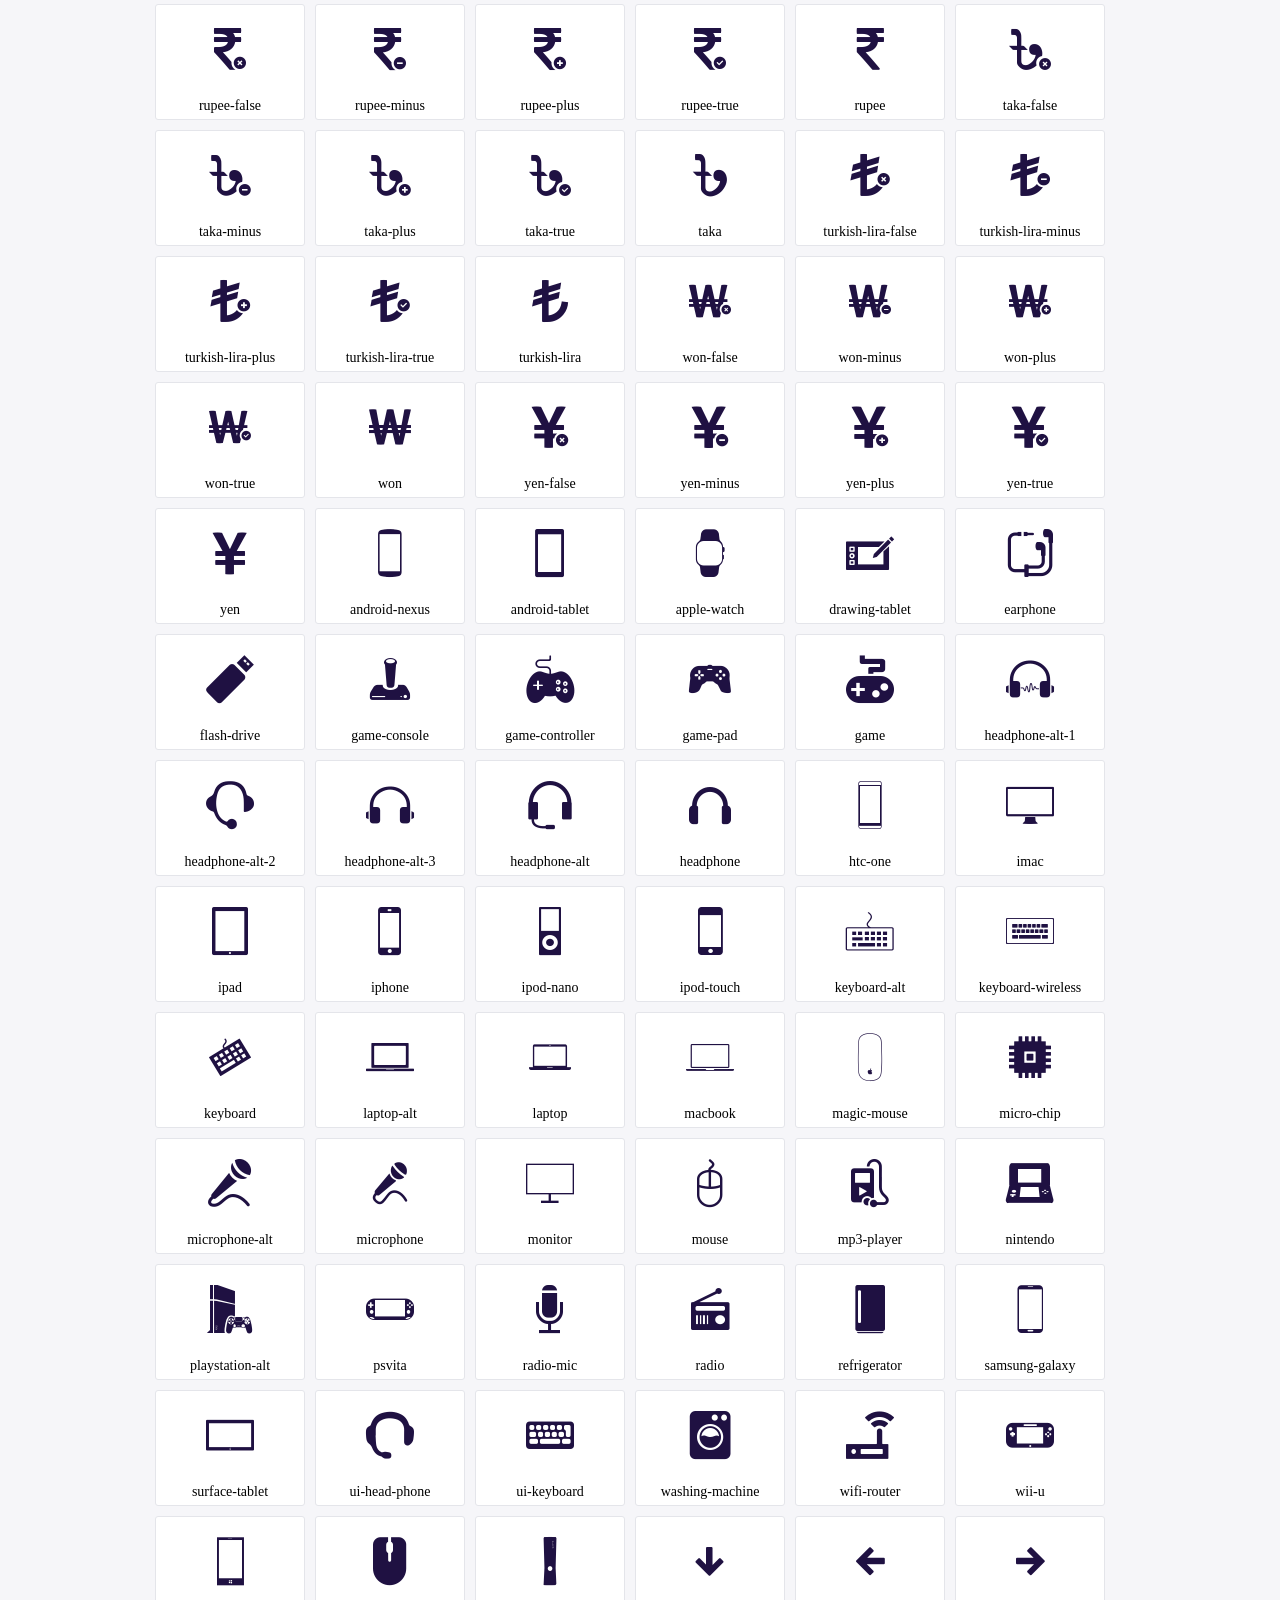
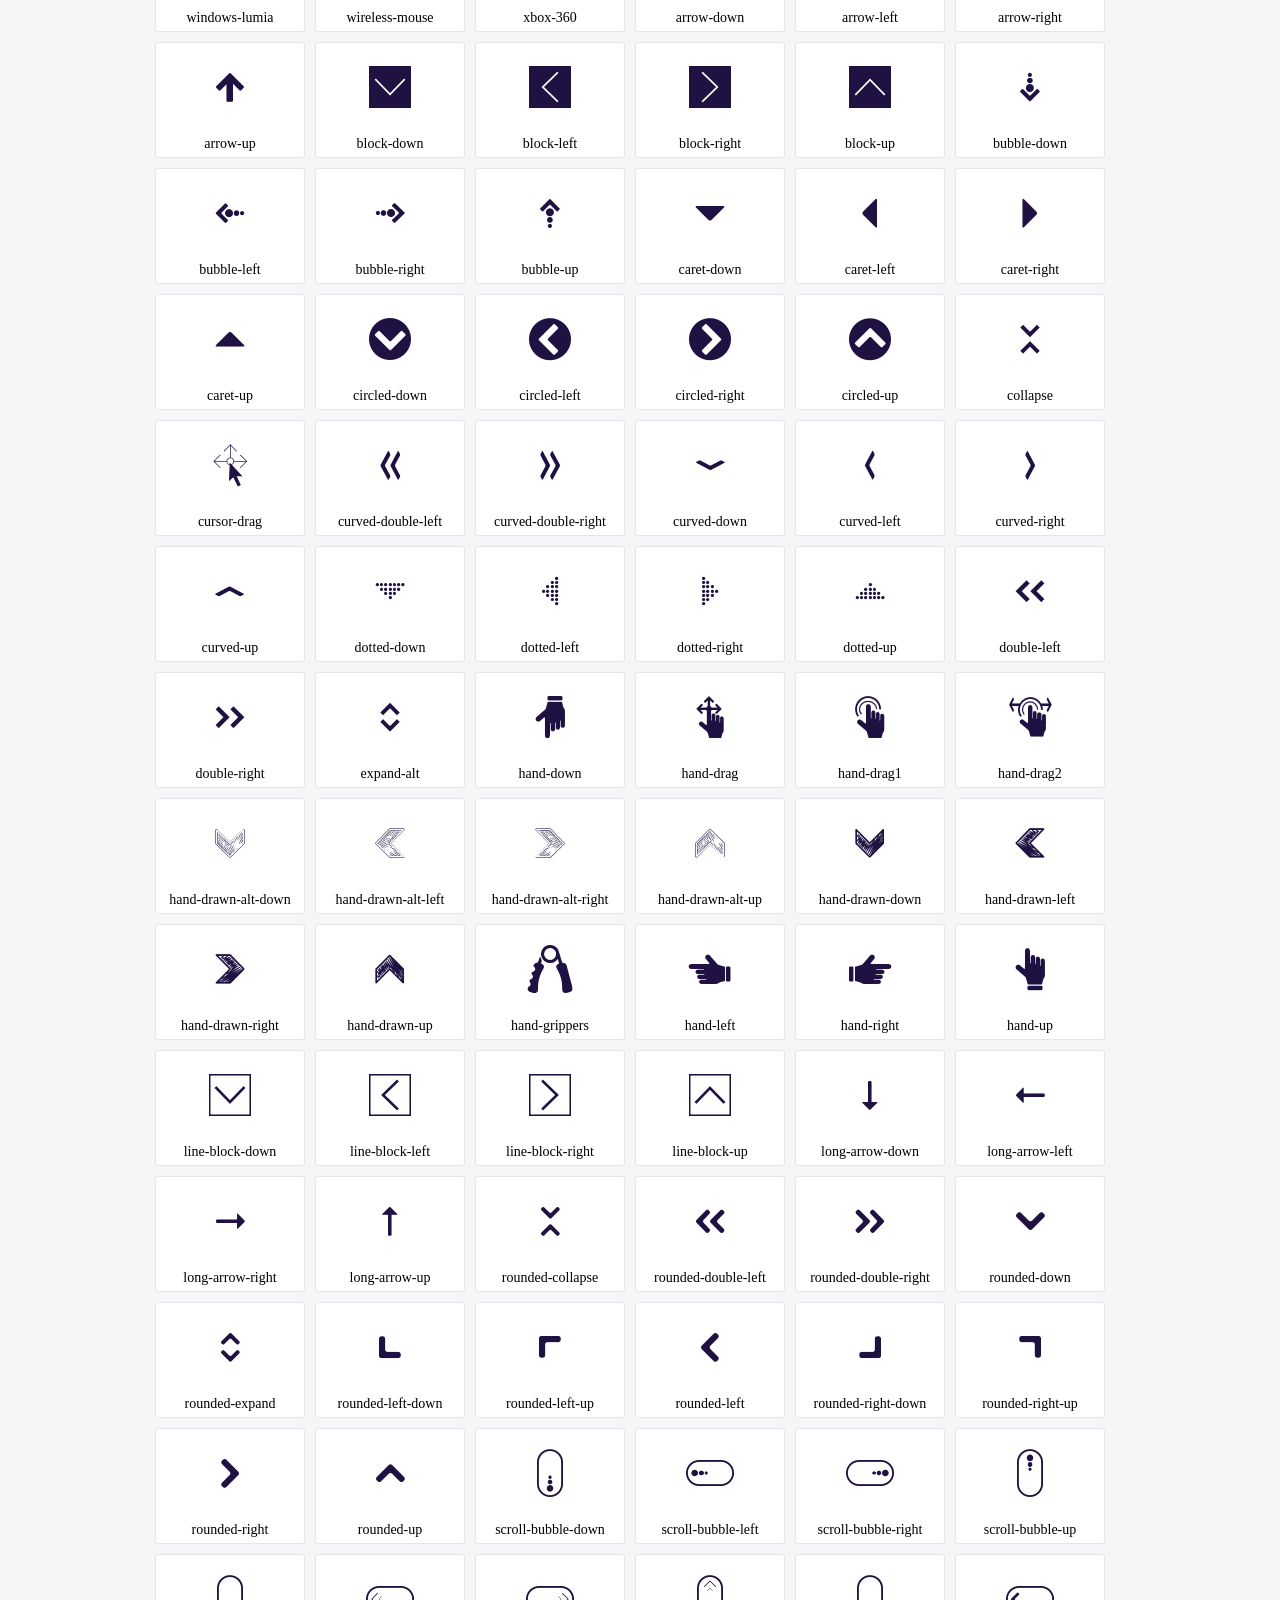
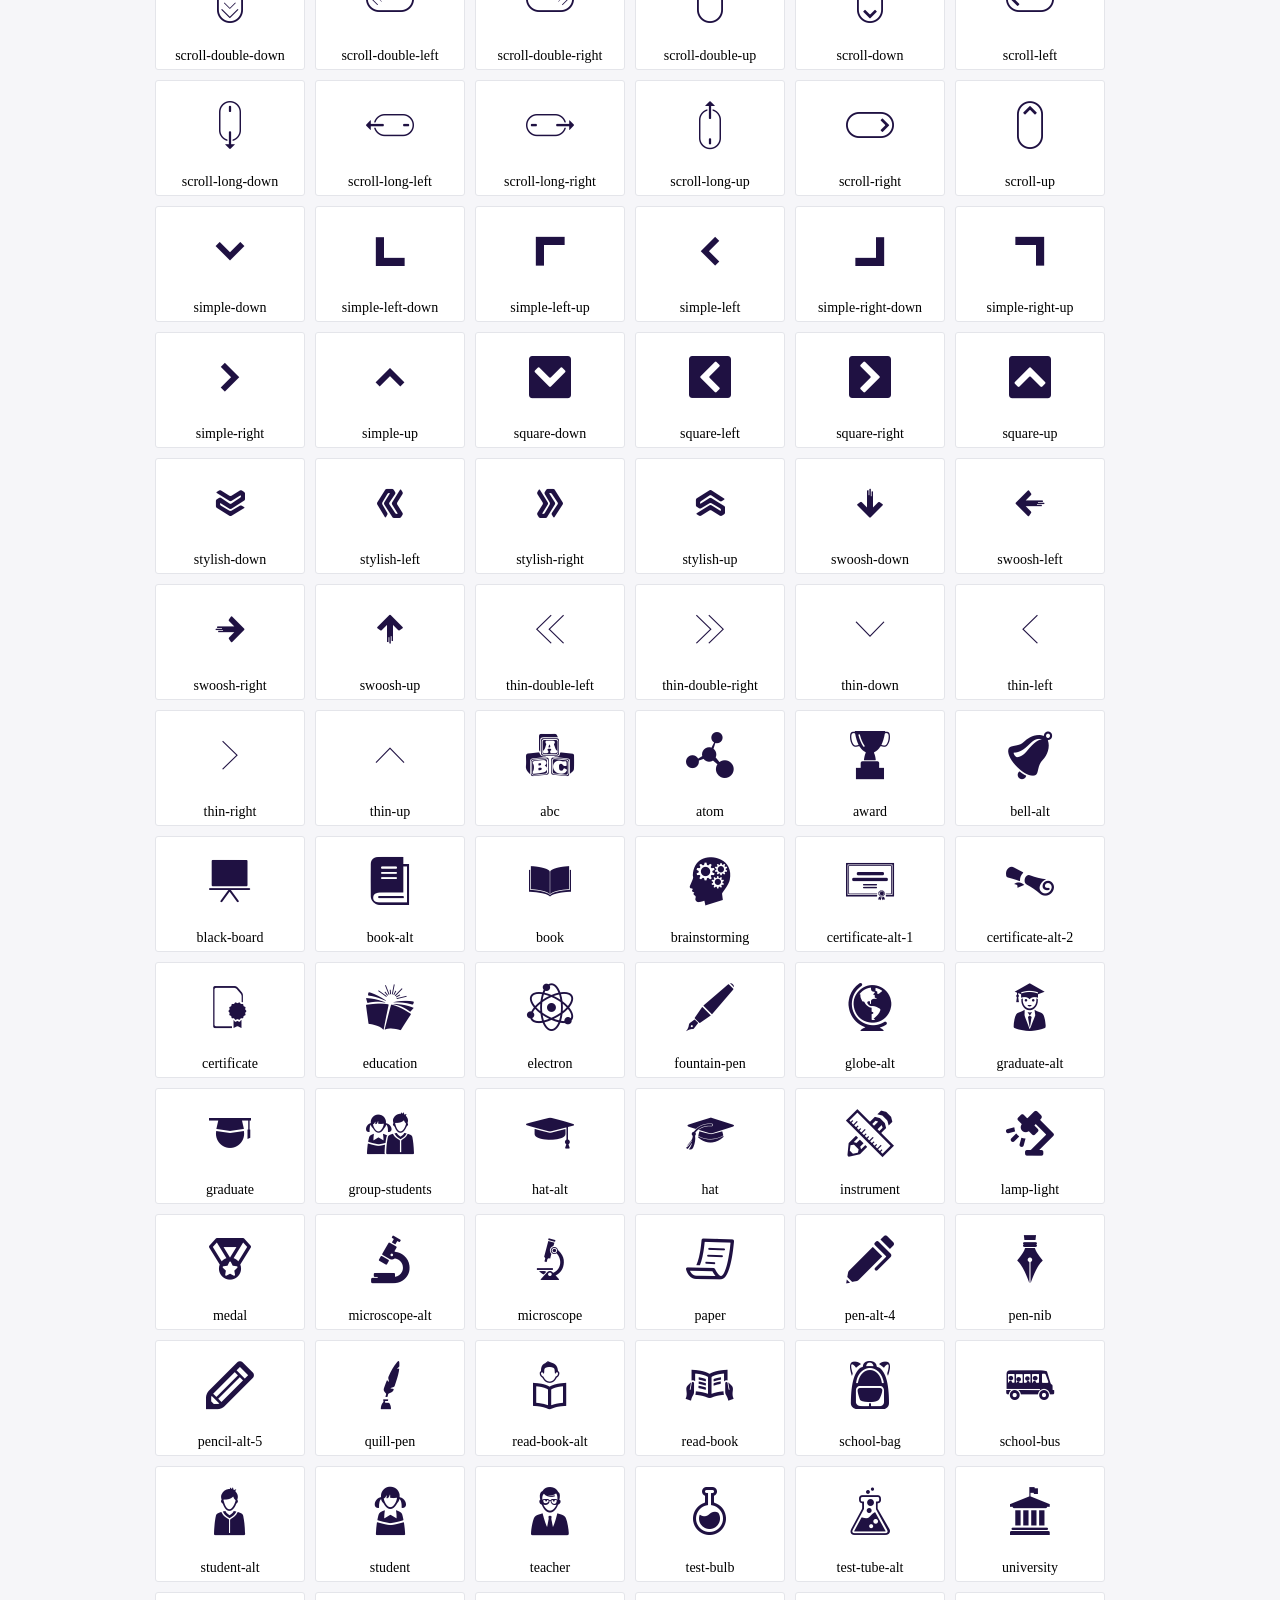
<file: fonts/icofont/demo.html>
<!DOCTYPE html>
	<html>
	<head>
		<meta charset="utf-8">
		<title>Examples | IcoFont</title>
		<link rel="stylesheet" type="text/css" href="./icofont.min.css">
		<style type="text/css">
			body {
				margin: 0;
				padding: 0;
				background: #F6F6F9;
			}
			.header {
				border-bottom: 1px solid #DCDCE1;
				padding: 10px 0;
				margin-bottom: 10px;
			}
			.container {
				width: 980px;
				margin: 0 auto;
			}
			.ico-title {
				font-size: 2em;
			}
			.iconlist {
				margin: 0;
				padding: 0;
				list-style: none;
				text-align: center;
				width: 100%;
				display: flex;
				flex-wrap: wrap;
				flex-direction: row;
			}
			.iconlist li {
				position: relative;
				margin: 5px;
				width: 150px;
				cursor: pointer;
			}
			.iconlist li .icon-holder {
				position: relative;
				text-align: center;
				border-radius: 3px;
				overflow: hidden;
				padding-bottom: 5px;
				background: #ffffff;
				border: 1px solid #E4E5EA;
				transition: all 0.2s linear 0s;
			}
			.iconlist li .icon-holder:hover {
				background: #00C3DA;
				color: #ffffff;
			}
			.iconlist li .icon-holder:hover .icon i {
				color: #ffffff;
			}
			.iconlist li .icon-holder .icon {
				padding: 20px;
				text-align: center;
			}
			.iconlist li .icon-holder .icon i {
				font-size: 3em;
				color: #1F1142;
			}
			.iconlist li .icon-holder span {
				font-size: 14px;
				display: block;
				margin-top: 5px;
				border-radius: 3px;
			}
		</style>
	</head>
	<body>
	<div class="header">
		<div class="container">
			<h1 class="ico-title"> IcoFont Icons </h1>
		</div>
	</div>
	<div class="container">
		<ul class="iconlist">
		
		<li>
			<div class="icon-holder">
				<div class="icon"> 
					<i class="icofont-angry-monster"></i>
				</div> 
				<span> angry-monster </span>
			</div>
		</li>
		
		<li>
			<div class="icon-holder">
				<div class="icon"> 
					<i class="icofont-bathtub"></i>
				</div> 
				<span> bathtub </span>
			</div>
		</li>
		
		<li>
			<div class="icon-holder">
				<div class="icon"> 
					<i class="icofont-bird-wings"></i>
				</div> 
				<span> bird-wings </span>
			</div>
		</li>
		
		<li>
			<div class="icon-holder">
				<div class="icon"> 
					<i class="icofont-bow"></i>
				</div> 
				<span> bow </span>
			</div>
		</li>
		
		<li>
			<div class="icon-holder">
				<div class="icon"> 
					<i class="icofont-castle"></i>
				</div> 
				<span> castle </span>
			</div>
		</li>
		
		<li>
			<div class="icon-holder">
				<div class="icon"> 
					<i class="icofont-circuit"></i>
				</div> 
				<span> circuit </span>
			</div>
		</li>
		
		<li>
			<div class="icon-holder">
				<div class="icon"> 
					<i class="icofont-crown-king"></i>
				</div> 
				<span> crown-king </span>
			</div>
		</li>
		
		<li>
			<div class="icon-holder">
				<div class="icon"> 
					<i class="icofont-crown-queen"></i>
				</div> 
				<span> crown-queen </span>
			</div>
		</li>
		
		<li>
			<div class="icon-holder">
				<div class="icon"> 
					<i class="icofont-dart"></i>
				</div> 
				<span> dart </span>
			</div>
		</li>
		
		<li>
			<div class="icon-holder">
				<div class="icon"> 
					<i class="icofont-disability-race"></i>
				</div> 
				<span> disability-race </span>
			</div>
		</li>
		
		<li>
			<div class="icon-holder">
				<div class="icon"> 
					<i class="icofont-diving-goggle"></i>
				</div> 
				<span> diving-goggle </span>
			</div>
		</li>
		
		<li>
			<div class="icon-holder">
				<div class="icon"> 
					<i class="icofont-eye-open"></i>
				</div> 
				<span> eye-open </span>
			</div>
		</li>
		
		<li>
			<div class="icon-holder">
				<div class="icon"> 
					<i class="icofont-flora-flower"></i>
				</div> 
				<span> flora-flower </span>
			</div>
		</li>
		
		<li>
			<div class="icon-holder">
				<div class="icon"> 
					<i class="icofont-flora"></i>
				</div> 
				<span> flora </span>
			</div>
		</li>
		
		<li>
			<div class="icon-holder">
				<div class="icon"> 
					<i class="icofont-gift-box"></i>
				</div> 
				<span> gift-box </span>
			</div>
		</li>
		
		<li>
			<div class="icon-holder">
				<div class="icon"> 
					<i class="icofont-halloween-pumpkin"></i>
				</div> 
				<span> halloween-pumpkin </span>
			</div>
		</li>
		
		<li>
			<div class="icon-holder">
				<div class="icon"> 
					<i class="icofont-hand-power"></i>
				</div> 
				<span> hand-power </span>
			</div>
		</li>
		
		<li>
			<div class="icon-holder">
				<div class="icon"> 
					<i class="icofont-hand-thunder"></i>
				</div> 
				<span> hand-thunder </span>
			</div>
		</li>
		
		<li>
			<div class="icon-holder">
				<div class="icon"> 
					<i class="icofont-king-monster"></i>
				</div> 
				<span> king-monster </span>
			</div>
		</li>
		
		<li>
			<div class="icon-holder">
				<div class="icon"> 
					<i class="icofont-love"></i>
				</div> 
				<span> love </span>
			</div>
		</li>
		
		<li>
			<div class="icon-holder">
				<div class="icon"> 
					<i class="icofont-magician-hat"></i>
				</div> 
				<span> magician-hat </span>
			</div>
		</li>
		
		<li>
			<div class="icon-holder">
				<div class="icon"> 
					<i class="icofont-native-american"></i>
				</div> 
				<span> native-american </span>
			</div>
		</li>
		
		<li>
			<div class="icon-holder">
				<div class="icon"> 
					<i class="icofont-owl-look"></i>
				</div> 
				<span> owl-look </span>
			</div>
		</li>
		
		<li>
			<div class="icon-holder">
				<div class="icon"> 
					<i class="icofont-phoenix"></i>
				</div> 
				<span> phoenix </span>
			</div>
		</li>
		
		<li>
			<div class="icon-holder">
				<div class="icon"> 
					<i class="icofont-robot-face"></i>
				</div> 
				<span> robot-face </span>
			</div>
		</li>
		
		<li>
			<div class="icon-holder">
				<div class="icon"> 
					<i class="icofont-sand-clock"></i>
				</div> 
				<span> sand-clock </span>
			</div>
		</li>
		
		<li>
			<div class="icon-holder">
				<div class="icon"> 
					<i class="icofont-shield-alt"></i>
				</div> 
				<span> shield-alt </span>
			</div>
		</li>
		
		<li>
			<div class="icon-holder">
				<div class="icon"> 
					<i class="icofont-ship-wheel"></i>
				</div> 
				<span> ship-wheel </span>
			</div>
		</li>
		
		<li>
			<div class="icon-holder">
				<div class="icon"> 
					<i class="icofont-skull-danger"></i>
				</div> 
				<span> skull-danger </span>
			</div>
		</li>
		
		<li>
			<div class="icon-holder">
				<div class="icon"> 
					<i class="icofont-skull-face"></i>
				</div> 
				<span> skull-face </span>
			</div>
		</li>
		
		<li>
			<div class="icon-holder">
				<div class="icon"> 
					<i class="icofont-snowmobile"></i>
				</div> 
				<span> snowmobile </span>
			</div>
		</li>
		
		<li>
			<div class="icon-holder">
				<div class="icon"> 
					<i class="icofont-space-shuttle"></i>
				</div> 
				<span> space-shuttle </span>
			</div>
		</li>
		
		<li>
			<div class="icon-holder">
				<div class="icon"> 
					<i class="icofont-star-shape"></i>
				</div> 
				<span> star-shape </span>
			</div>
		</li>
		
		<li>
			<div class="icon-holder">
				<div class="icon"> 
					<i class="icofont-swirl"></i>
				</div> 
				<span> swirl </span>
			</div>
		</li>
		
		<li>
			<div class="icon-holder">
				<div class="icon"> 
					<i class="icofont-tattoo-wing"></i>
				</div> 
				<span> tattoo-wing </span>
			</div>
		</li>
		
		<li>
			<div class="icon-holder">
				<div class="icon"> 
					<i class="icofont-throne"></i>
				</div> 
				<span> throne </span>
			</div>
		</li>
		
		<li>
			<div class="icon-holder">
				<div class="icon"> 
					<i class="icofont-tree-alt"></i>
				</div> 
				<span> tree-alt </span>
			</div>
		</li>
		
		<li>
			<div class="icon-holder">
				<div class="icon"> 
					<i class="icofont-triangle"></i>
				</div> 
				<span> triangle </span>
			</div>
		</li>
		
		<li>
			<div class="icon-holder">
				<div class="icon"> 
					<i class="icofont-unity-hand"></i>
				</div> 
				<span> unity-hand </span>
			</div>
		</li>
		
		<li>
			<div class="icon-holder">
				<div class="icon"> 
					<i class="icofont-weed"></i>
				</div> 
				<span> weed </span>
			</div>
		</li>
		
		<li>
			<div class="icon-holder">
				<div class="icon"> 
					<i class="icofont-woman-bird"></i>
				</div> 
				<span> woman-bird </span>
			</div>
		</li>
		
		<li>
			<div class="icon-holder">
				<div class="icon"> 
					<i class="icofont-bat"></i>
				</div> 
				<span> bat </span>
			</div>
		</li>
		
		<li>
			<div class="icon-holder">
				<div class="icon"> 
					<i class="icofont-bear-face"></i>
				</div> 
				<span> bear-face </span>
			</div>
		</li>
		
		<li>
			<div class="icon-holder">
				<div class="icon"> 
					<i class="icofont-bear-tracks"></i>
				</div> 
				<span> bear-tracks </span>
			</div>
		</li>
		
		<li>
			<div class="icon-holder">
				<div class="icon"> 
					<i class="icofont-bear"></i>
				</div> 
				<span> bear </span>
			</div>
		</li>
		
		<li>
			<div class="icon-holder">
				<div class="icon"> 
					<i class="icofont-bird-alt"></i>
				</div> 
				<span> bird-alt </span>
			</div>
		</li>
		
		<li>
			<div class="icon-holder">
				<div class="icon"> 
					<i class="icofont-bird-flying"></i>
				</div> 
				<span> bird-flying </span>
			</div>
		</li>
		
		<li>
			<div class="icon-holder">
				<div class="icon"> 
					<i class="icofont-bird"></i>
				</div> 
				<span> bird </span>
			</div>
		</li>
		
		<li>
			<div class="icon-holder">
				<div class="icon"> 
					<i class="icofont-birds"></i>
				</div> 
				<span> birds </span>
			</div>
		</li>
		
		<li>
			<div class="icon-holder">
				<div class="icon"> 
					<i class="icofont-bone"></i>
				</div> 
				<span> bone </span>
			</div>
		</li>
		
		<li>
			<div class="icon-holder">
				<div class="icon"> 
					<i class="icofont-bull"></i>
				</div> 
				<span> bull </span>
			</div>
		</li>
		
		<li>
			<div class="icon-holder">
				<div class="icon"> 
					<i class="icofont-butterfly-alt"></i>
				</div> 
				<span> butterfly-alt </span>
			</div>
		</li>
		
		<li>
			<div class="icon-holder">
				<div class="icon"> 
					<i class="icofont-butterfly"></i>
				</div> 
				<span> butterfly </span>
			</div>
		</li>
		
		<li>
			<div class="icon-holder">
				<div class="icon"> 
					<i class="icofont-camel-alt"></i>
				</div> 
				<span> camel-alt </span>
			</div>
		</li>
		
		<li>
			<div class="icon-holder">
				<div class="icon"> 
					<i class="icofont-camel-head"></i>
				</div> 
				<span> camel-head </span>
			</div>
		</li>
		
		<li>
			<div class="icon-holder">
				<div class="icon"> 
					<i class="icofont-camel"></i>
				</div> 
				<span> camel </span>
			</div>
		</li>
		
		<li>
			<div class="icon-holder">
				<div class="icon"> 
					<i class="icofont-cat-alt-1"></i>
				</div> 
				<span> cat-alt-1 </span>
			</div>
		</li>
		
		<li>
			<div class="icon-holder">
				<div class="icon"> 
					<i class="icofont-cat-alt-2"></i>
				</div> 
				<span> cat-alt-2 </span>
			</div>
		</li>
		
		<li>
			<div class="icon-holder">
				<div class="icon"> 
					<i class="icofont-cat-alt-3"></i>
				</div> 
				<span> cat-alt-3 </span>
			</div>
		</li>
		
		<li>
			<div class="icon-holder">
				<div class="icon"> 
					<i class="icofont-cat-dog"></i>
				</div> 
				<span> cat-dog </span>
			</div>
		</li>
		
		<li>
			<div class="icon-holder">
				<div class="icon"> 
					<i class="icofont-cat-face"></i>
				</div> 
				<span> cat-face </span>
			</div>
		</li>
		
		<li>
			<div class="icon-holder">
				<div class="icon"> 
					<i class="icofont-cat"></i>
				</div> 
				<span> cat </span>
			</div>
		</li>
		
		<li>
			<div class="icon-holder">
				<div class="icon"> 
					<i class="icofont-cow-head"></i>
				</div> 
				<span> cow-head </span>
			</div>
		</li>
		
		<li>
			<div class="icon-holder">
				<div class="icon"> 
					<i class="icofont-cow"></i>
				</div> 
				<span> cow </span>
			</div>
		</li>
		
		<li>
			<div class="icon-holder">
				<div class="icon"> 
					<i class="icofont-crab"></i>
				</div> 
				<span> crab </span>
			</div>
		</li>
		
		<li>
			<div class="icon-holder">
				<div class="icon"> 
					<i class="icofont-crocodile"></i>
				</div> 
				<span> crocodile </span>
			</div>
		</li>
		
		<li>
			<div class="icon-holder">
				<div class="icon"> 
					<i class="icofont-deer-head"></i>
				</div> 
				<span> deer-head </span>
			</div>
		</li>
		
		<li>
			<div class="icon-holder">
				<div class="icon"> 
					<i class="icofont-dog-alt"></i>
				</div> 
				<span> dog-alt </span>
			</div>
		</li>
		
		<li>
			<div class="icon-holder">
				<div class="icon"> 
					<i class="icofont-dog-barking"></i>
				</div> 
				<span> dog-barking </span>
			</div>
		</li>
		
		<li>
			<div class="icon-holder">
				<div class="icon"> 
					<i class="icofont-dog"></i>
				</div> 
				<span> dog </span>
			</div>
		</li>
		
		<li>
			<div class="icon-holder">
				<div class="icon"> 
					<i class="icofont-dolphin"></i>
				</div> 
				<span> dolphin </span>
			</div>
		</li>
		
		<li>
			<div class="icon-holder">
				<div class="icon"> 
					<i class="icofont-duck-tracks"></i>
				</div> 
				<span> duck-tracks </span>
			</div>
		</li>
		
		<li>
			<div class="icon-holder">
				<div class="icon"> 
					<i class="icofont-eagle-head"></i>
				</div> 
				<span> eagle-head </span>
			</div>
		</li>
		
		<li>
			<div class="icon-holder">
				<div class="icon"> 
					<i class="icofont-eaten-fish"></i>
				</div> 
				<span> eaten-fish </span>
			</div>
		</li>
		
		<li>
			<div class="icon-holder">
				<div class="icon"> 
					<i class="icofont-elephant-alt"></i>
				</div> 
				<span> elephant-alt </span>
			</div>
		</li>
		
		<li>
			<div class="icon-holder">
				<div class="icon"> 
					<i class="icofont-elephant-head-alt"></i>
				</div> 
				<span> elephant-head-alt </span>
			</div>
		</li>
		
		<li>
			<div class="icon-holder">
				<div class="icon"> 
					<i class="icofont-elephant-head"></i>
				</div> 
				<span> elephant-head </span>
			</div>
		</li>
		
		<li>
			<div class="icon-holder">
				<div class="icon"> 
					<i class="icofont-elephant"></i>
				</div> 
				<span> elephant </span>
			</div>
		</li>
		
		<li>
			<div class="icon-holder">
				<div class="icon"> 
					<i class="icofont-elk"></i>
				</div> 
				<span> elk </span>
			</div>
		</li>
		
		<li>
			<div class="icon-holder">
				<div class="icon"> 
					<i class="icofont-fish-1"></i>
				</div> 
				<span> fish-1 </span>
			</div>
		</li>
		
		<li>
			<div class="icon-holder">
				<div class="icon"> 
					<i class="icofont-fish-2"></i>
				</div> 
				<span> fish-2 </span>
			</div>
		</li>
		
		<li>
			<div class="icon-holder">
				<div class="icon"> 
					<i class="icofont-fish-3"></i>
				</div> 
				<span> fish-3 </span>
			</div>
		</li>
		
		<li>
			<div class="icon-holder">
				<div class="icon"> 
					<i class="icofont-fish-4"></i>
				</div> 
				<span> fish-4 </span>
			</div>
		</li>
		
		<li>
			<div class="icon-holder">
				<div class="icon"> 
					<i class="icofont-fish-5"></i>
				</div> 
				<span> fish-5 </span>
			</div>
		</li>
		
		<li>
			<div class="icon-holder">
				<div class="icon"> 
					<i class="icofont-fish"></i>
				</div> 
				<span> fish </span>
			</div>
		</li>
		
		<li>
			<div class="icon-holder">
				<div class="icon"> 
					<i class="icofont-fox-alt"></i>
				</div> 
				<span> fox-alt </span>
			</div>
		</li>
		
		<li>
			<div class="icon-holder">
				<div class="icon"> 
					<i class="icofont-fox"></i>
				</div> 
				<span> fox </span>
			</div>
		</li>
		
		<li>
			<div class="icon-holder">
				<div class="icon"> 
					<i class="icofont-frog-tracks"></i>
				</div> 
				<span> frog-tracks </span>
			</div>
		</li>
		
		<li>
			<div class="icon-holder">
				<div class="icon"> 
					<i class="icofont-frog"></i>
				</div> 
				<span> frog </span>
			</div>
		</li>
		
		<li>
			<div class="icon-holder">
				<div class="icon"> 
					<i class="icofont-froggy"></i>
				</div> 
				<span> froggy </span>
			</div>
		</li>
		
		<li>
			<div class="icon-holder">
				<div class="icon"> 
					<i class="icofont-giraffe-head-1"></i>
				</div> 
				<span> giraffe-head-1 </span>
			</div>
		</li>
		
		<li>
			<div class="icon-holder">
				<div class="icon"> 
					<i class="icofont-giraffe-head-2"></i>
				</div> 
				<span> giraffe-head-2 </span>
			</div>
		</li>
		
		<li>
			<div class="icon-holder">
				<div class="icon"> 
					<i class="icofont-giraffe-head"></i>
				</div> 
				<span> giraffe-head </span>
			</div>
		</li>
		
		<li>
			<div class="icon-holder">
				<div class="icon"> 
					<i class="icofont-giraffe"></i>
				</div> 
				<span> giraffe </span>
			</div>
		</li>
		
		<li>
			<div class="icon-holder">
				<div class="icon"> 
					<i class="icofont-goat-head"></i>
				</div> 
				<span> goat-head </span>
			</div>
		</li>
		
		<li>
			<div class="icon-holder">
				<div class="icon"> 
					<i class="icofont-gorilla"></i>
				</div> 
				<span> gorilla </span>
			</div>
		</li>
		
		<li>
			<div class="icon-holder">
				<div class="icon"> 
					<i class="icofont-hen-tracks"></i>
				</div> 
				<span> hen-tracks </span>
			</div>
		</li>
		
		<li>
			<div class="icon-holder">
				<div class="icon"> 
					<i class="icofont-horse-head-1"></i>
				</div> 
				<span> horse-head-1 </span>
			</div>
		</li>
		
		<li>
			<div class="icon-holder">
				<div class="icon"> 
					<i class="icofont-horse-head-2"></i>
				</div> 
				<span> horse-head-2 </span>
			</div>
		</li>
		
		<li>
			<div class="icon-holder">
				<div class="icon"> 
					<i class="icofont-horse-head"></i>
				</div> 
				<span> horse-head </span>
			</div>
		</li>
		
		<li>
			<div class="icon-holder">
				<div class="icon"> 
					<i class="icofont-horse-tracks"></i>
				</div> 
				<span> horse-tracks </span>
			</div>
		</li>
		
		<li>
			<div class="icon-holder">
				<div class="icon"> 
					<i class="icofont-jellyfish"></i>
				</div> 
				<span> jellyfish </span>
			</div>
		</li>
		
		<li>
			<div class="icon-holder">
				<div class="icon"> 
					<i class="icofont-kangaroo"></i>
				</div> 
				<span> kangaroo </span>
			</div>
		</li>
		
		<li>
			<div class="icon-holder">
				<div class="icon"> 
					<i class="icofont-lemur"></i>
				</div> 
				<span> lemur </span>
			</div>
		</li>
		
		<li>
			<div class="icon-holder">
				<div class="icon"> 
					<i class="icofont-lion-head-1"></i>
				</div> 
				<span> lion-head-1 </span>
			</div>
		</li>
		
		<li>
			<div class="icon-holder">
				<div class="icon"> 
					<i class="icofont-lion-head-2"></i>
				</div> 
				<span> lion-head-2 </span>
			</div>
		</li>
		
		<li>
			<div class="icon-holder">
				<div class="icon"> 
					<i class="icofont-lion-head"></i>
				</div> 
				<span> lion-head </span>
			</div>
		</li>
		
		<li>
			<div class="icon-holder">
				<div class="icon"> 
					<i class="icofont-lion"></i>
				</div> 
				<span> lion </span>
			</div>
		</li>
		
		<li>
			<div class="icon-holder">
				<div class="icon"> 
					<i class="icofont-monkey-2"></i>
				</div> 
				<span> monkey-2 </span>
			</div>
		</li>
		
		<li>
			<div class="icon-holder">
				<div class="icon"> 
					<i class="icofont-monkey-3"></i>
				</div> 
				<span> monkey-3 </span>
			</div>
		</li>
		
		<li>
			<div class="icon-holder">
				<div class="icon"> 
					<i class="icofont-monkey-face"></i>
				</div> 
				<span> monkey-face </span>
			</div>
		</li>
		
		<li>
			<div class="icon-holder">
				<div class="icon"> 
					<i class="icofont-monkey"></i>
				</div> 
				<span> monkey </span>
			</div>
		</li>
		
		<li>
			<div class="icon-holder">
				<div class="icon"> 
					<i class="icofont-octopus-alt"></i>
				</div> 
				<span> octopus-alt </span>
			</div>
		</li>
		
		<li>
			<div class="icon-holder">
				<div class="icon"> 
					<i class="icofont-octopus"></i>
				</div> 
				<span> octopus </span>
			</div>
		</li>
		
		<li>
			<div class="icon-holder">
				<div class="icon"> 
					<i class="icofont-owl"></i>
				</div> 
				<span> owl </span>
			</div>
		</li>
		
		<li>
			<div class="icon-holder">
				<div class="icon"> 
					<i class="icofont-panda-face"></i>
				</div> 
				<span> panda-face </span>
			</div>
		</li>
		
		<li>
			<div class="icon-holder">
				<div class="icon"> 
					<i class="icofont-panda"></i>
				</div> 
				<span> panda </span>
			</div>
		</li>
		
		<li>
			<div class="icon-holder">
				<div class="icon"> 
					<i class="icofont-panther"></i>
				</div> 
				<span> panther </span>
			</div>
		</li>
		
		<li>
			<div class="icon-holder">
				<div class="icon"> 
					<i class="icofont-parrot-lip"></i>
				</div> 
				<span> parrot-lip </span>
			</div>
		</li>
		
		<li>
			<div class="icon-holder">
				<div class="icon"> 
					<i class="icofont-parrot"></i>
				</div> 
				<span> parrot </span>
			</div>
		</li>
		
		<li>
			<div class="icon-holder">
				<div class="icon"> 
					<i class="icofont-paw"></i>
				</div> 
				<span> paw </span>
			</div>
		</li>
		
		<li>
			<div class="icon-holder">
				<div class="icon"> 
					<i class="icofont-pelican"></i>
				</div> 
				<span> pelican </span>
			</div>
		</li>
		
		<li>
			<div class="icon-holder">
				<div class="icon"> 
					<i class="icofont-penguin"></i>
				</div> 
				<span> penguin </span>
			</div>
		</li>
		
		<li>
			<div class="icon-holder">
				<div class="icon"> 
					<i class="icofont-pig-face"></i>
				</div> 
				<span> pig-face </span>
			</div>
		</li>
		
		<li>
			<div class="icon-holder">
				<div class="icon"> 
					<i class="icofont-pig"></i>
				</div> 
				<span> pig </span>
			</div>
		</li>
		
		<li>
			<div class="icon-holder">
				<div class="icon"> 
					<i class="icofont-pigeon-1"></i>
				</div> 
				<span> pigeon-1 </span>
			</div>
		</li>
		
		<li>
			<div class="icon-holder">
				<div class="icon"> 
					<i class="icofont-pigeon-2"></i>
				</div> 
				<span> pigeon-2 </span>
			</div>
		</li>
		
		<li>
			<div class="icon-holder">
				<div class="icon"> 
					<i class="icofont-pigeon"></i>
				</div> 
				<span> pigeon </span>
			</div>
		</li>
		
		<li>
			<div class="icon-holder">
				<div class="icon"> 
					<i class="icofont-rabbit"></i>
				</div> 
				<span> rabbit </span>
			</div>
		</li>
		
		<li>
			<div class="icon-holder">
				<div class="icon"> 
					<i class="icofont-rat"></i>
				</div> 
				<span> rat </span>
			</div>
		</li>
		
		<li>
			<div class="icon-holder">
				<div class="icon"> 
					<i class="icofont-rhino-head"></i>
				</div> 
				<span> rhino-head </span>
			</div>
		</li>
		
		<li>
			<div class="icon-holder">
				<div class="icon"> 
					<i class="icofont-rhino"></i>
				</div> 
				<span> rhino </span>
			</div>
		</li>
		
		<li>
			<div class="icon-holder">
				<div class="icon"> 
					<i class="icofont-rooster"></i>
				</div> 
				<span> rooster </span>
			</div>
		</li>
		
		<li>
			<div class="icon-holder">
				<div class="icon"> 
					<i class="icofont-seahorse"></i>
				</div> 
				<span> seahorse </span>
			</div>
		</li>
		
		<li>
			<div class="icon-holder">
				<div class="icon"> 
					<i class="icofont-seal"></i>
				</div> 
				<span> seal </span>
			</div>
		</li>
		
		<li>
			<div class="icon-holder">
				<div class="icon"> 
					<i class="icofont-shrimp-alt"></i>
				</div> 
				<span> shrimp-alt </span>
			</div>
		</li>
		
		<li>
			<div class="icon-holder">
				<div class="icon"> 
					<i class="icofont-shrimp"></i>
				</div> 
				<span> shrimp </span>
			</div>
		</li>
		
		<li>
			<div class="icon-holder">
				<div class="icon"> 
					<i class="icofont-snail-1"></i>
				</div> 
				<span> snail-1 </span>
			</div>
		</li>
		
		<li>
			<div class="icon-holder">
				<div class="icon"> 
					<i class="icofont-snail-2"></i>
				</div> 
				<span> snail-2 </span>
			</div>
		</li>
		
		<li>
			<div class="icon-holder">
				<div class="icon"> 
					<i class="icofont-snail-3"></i>
				</div> 
				<span> snail-3 </span>
			</div>
		</li>
		
		<li>
			<div class="icon-holder">
				<div class="icon"> 
					<i class="icofont-snail"></i>
				</div> 
				<span> snail </span>
			</div>
		</li>
		
		<li>
			<div class="icon-holder">
				<div class="icon"> 
					<i class="icofont-snake"></i>
				</div> 
				<span> snake </span>
			</div>
		</li>
		
		<li>
			<div class="icon-holder">
				<div class="icon"> 
					<i class="icofont-squid"></i>
				</div> 
				<span> squid </span>
			</div>
		</li>
		
		<li>
			<div class="icon-holder">
				<div class="icon"> 
					<i class="icofont-squirrel"></i>
				</div> 
				<span> squirrel </span>
			</div>
		</li>
		
		<li>
			<div class="icon-holder">
				<div class="icon"> 
					<i class="icofont-tiger-face"></i>
				</div> 
				<span> tiger-face </span>
			</div>
		</li>
		
		<li>
			<div class="icon-holder">
				<div class="icon"> 
					<i class="icofont-tiger"></i>
				</div> 
				<span> tiger </span>
			</div>
		</li>
		
		<li>
			<div class="icon-holder">
				<div class="icon"> 
					<i class="icofont-turtle"></i>
				</div> 
				<span> turtle </span>
			</div>
		</li>
		
		<li>
			<div class="icon-holder">
				<div class="icon"> 
					<i class="icofont-whale"></i>
				</div> 
				<span> whale </span>
			</div>
		</li>
		
		<li>
			<div class="icon-holder">
				<div class="icon"> 
					<i class="icofont-woodpecker"></i>
				</div> 
				<span> woodpecker </span>
			</div>
		</li>
		
		<li>
			<div class="icon-holder">
				<div class="icon"> 
					<i class="icofont-zebra"></i>
				</div> 
				<span> zebra </span>
			</div>
		</li>
		
		<li>
			<div class="icon-holder">
				<div class="icon"> 
					<i class="icofont-brand-acer"></i>
				</div> 
				<span> brand-acer </span>
			</div>
		</li>
		
		<li>
			<div class="icon-holder">
				<div class="icon"> 
					<i class="icofont-brand-adidas"></i>
				</div> 
				<span> brand-adidas </span>
			</div>
		</li>
		
		<li>
			<div class="icon-holder">
				<div class="icon"> 
					<i class="icofont-brand-adobe"></i>
				</div> 
				<span> brand-adobe </span>
			</div>
		</li>
		
		<li>
			<div class="icon-holder">
				<div class="icon"> 
					<i class="icofont-brand-air-new-zealand"></i>
				</div> 
				<span> brand-air-new-zealand </span>
			</div>
		</li>
		
		<li>
			<div class="icon-holder">
				<div class="icon"> 
					<i class="icofont-brand-airbnb"></i>
				</div> 
				<span> brand-airbnb </span>
			</div>
		</li>
		
		<li>
			<div class="icon-holder">
				<div class="icon"> 
					<i class="icofont-brand-aircell"></i>
				</div> 
				<span> brand-aircell </span>
			</div>
		</li>
		
		<li>
			<div class="icon-holder">
				<div class="icon"> 
					<i class="icofont-brand-airtel"></i>
				</div> 
				<span> brand-airtel </span>
			</div>
		</li>
		
		<li>
			<div class="icon-holder">
				<div class="icon"> 
					<i class="icofont-brand-alcatel"></i>
				</div> 
				<span> brand-alcatel </span>
			</div>
		</li>
		
		<li>
			<div class="icon-holder">
				<div class="icon"> 
					<i class="icofont-brand-alibaba"></i>
				</div> 
				<span> brand-alibaba </span>
			</div>
		</li>
		
		<li>
			<div class="icon-holder">
				<div class="icon"> 
					<i class="icofont-brand-aliexpress"></i>
				</div> 
				<span> brand-aliexpress </span>
			</div>
		</li>
		
		<li>
			<div class="icon-holder">
				<div class="icon"> 
					<i class="icofont-brand-alipay"></i>
				</div> 
				<span> brand-alipay </span>
			</div>
		</li>
		
		<li>
			<div class="icon-holder">
				<div class="icon"> 
					<i class="icofont-brand-amazon"></i>
				</div> 
				<span> brand-amazon </span>
			</div>
		</li>
		
		<li>
			<div class="icon-holder">
				<div class="icon"> 
					<i class="icofont-brand-amd"></i>
				</div> 
				<span> brand-amd </span>
			</div>
		</li>
		
		<li>
			<div class="icon-holder">
				<div class="icon"> 
					<i class="icofont-brand-american-airlines"></i>
				</div> 
				<span> brand-american-airlines </span>
			</div>
		</li>
		
		<li>
			<div class="icon-holder">
				<div class="icon"> 
					<i class="icofont-brand-android-robot"></i>
				</div> 
				<span> brand-android-robot </span>
			</div>
		</li>
		
		<li>
			<div class="icon-holder">
				<div class="icon"> 
					<i class="icofont-brand-android"></i>
				</div> 
				<span> brand-android </span>
			</div>
		</li>
		
		<li>
			<div class="icon-holder">
				<div class="icon"> 
					<i class="icofont-brand-aol"></i>
				</div> 
				<span> brand-aol </span>
			</div>
		</li>
		
		<li>
			<div class="icon-holder">
				<div class="icon"> 
					<i class="icofont-brand-apple"></i>
				</div> 
				<span> brand-apple </span>
			</div>
		</li>
		
		<li>
			<div class="icon-holder">
				<div class="icon"> 
					<i class="icofont-brand-appstore"></i>
				</div> 
				<span> brand-appstore </span>
			</div>
		</li>
		
		<li>
			<div class="icon-holder">
				<div class="icon"> 
					<i class="icofont-brand-asus"></i>
				</div> 
				<span> brand-asus </span>
			</div>
		</li>
		
		<li>
			<div class="icon-holder">
				<div class="icon"> 
					<i class="icofont-brand-ati"></i>
				</div> 
				<span> brand-ati </span>
			</div>
		</li>
		
		<li>
			<div class="icon-holder">
				<div class="icon"> 
					<i class="icofont-brand-att"></i>
				</div> 
				<span> brand-att </span>
			</div>
		</li>
		
		<li>
			<div class="icon-holder">
				<div class="icon"> 
					<i class="icofont-brand-audi"></i>
				</div> 
				<span> brand-audi </span>
			</div>
		</li>
		
		<li>
			<div class="icon-holder">
				<div class="icon"> 
					<i class="icofont-brand-axiata"></i>
				</div> 
				<span> brand-axiata </span>
			</div>
		</li>
		
		<li>
			<div class="icon-holder">
				<div class="icon"> 
					<i class="icofont-brand-bada"></i>
				</div> 
				<span> brand-bada </span>
			</div>
		</li>
		
		<li>
			<div class="icon-holder">
				<div class="icon"> 
					<i class="icofont-brand-bbc"></i>
				</div> 
				<span> brand-bbc </span>
			</div>
		</li>
		
		<li>
			<div class="icon-holder">
				<div class="icon"> 
					<i class="icofont-brand-bing"></i>
				</div> 
				<span> brand-bing </span>
			</div>
		</li>
		
		<li>
			<div class="icon-holder">
				<div class="icon"> 
					<i class="icofont-brand-blackberry"></i>
				</div> 
				<span> brand-blackberry </span>
			</div>
		</li>
		
		<li>
			<div class="icon-holder">
				<div class="icon"> 
					<i class="icofont-brand-bmw"></i>
				</div> 
				<span> brand-bmw </span>
			</div>
		</li>
		
		<li>
			<div class="icon-holder">
				<div class="icon"> 
					<i class="icofont-brand-box"></i>
				</div> 
				<span> brand-box </span>
			</div>
		</li>
		
		<li>
			<div class="icon-holder">
				<div class="icon"> 
					<i class="icofont-brand-burger-king"></i>
				</div> 
				<span> brand-burger-king </span>
			</div>
		</li>
		
		<li>
			<div class="icon-holder">
				<div class="icon"> 
					<i class="icofont-brand-business-insider"></i>
				</div> 
				<span> brand-business-insider </span>
			</div>
		</li>
		
		<li>
			<div class="icon-holder">
				<div class="icon"> 
					<i class="icofont-brand-buzzfeed"></i>
				</div> 
				<span> brand-buzzfeed </span>
			</div>
		</li>
		
		<li>
			<div class="icon-holder">
				<div class="icon"> 
					<i class="icofont-brand-cannon"></i>
				</div> 
				<span> brand-cannon </span>
			</div>
		</li>
		
		<li>
			<div class="icon-holder">
				<div class="icon"> 
					<i class="icofont-brand-casio"></i>
				</div> 
				<span> brand-casio </span>
			</div>
		</li>
		
		<li>
			<div class="icon-holder">
				<div class="icon"> 
					<i class="icofont-brand-china-mobile"></i>
				</div> 
				<span> brand-china-mobile </span>
			</div>
		</li>
		
		<li>
			<div class="icon-holder">
				<div class="icon"> 
					<i class="icofont-brand-china-telecom"></i>
				</div> 
				<span> brand-china-telecom </span>
			</div>
		</li>
		
		<li>
			<div class="icon-holder">
				<div class="icon"> 
					<i class="icofont-brand-china-unicom"></i>
				</div> 
				<span> brand-china-unicom </span>
			</div>
		</li>
		
		<li>
			<div class="icon-holder">
				<div class="icon"> 
					<i class="icofont-brand-cisco"></i>
				</div> 
				<span> brand-cisco </span>
			</div>
		</li>
		
		<li>
			<div class="icon-holder">
				<div class="icon"> 
					<i class="icofont-brand-citibank"></i>
				</div> 
				<span> brand-citibank </span>
			</div>
		</li>
		
		<li>
			<div class="icon-holder">
				<div class="icon"> 
					<i class="icofont-brand-cnet"></i>
				</div> 
				<span> brand-cnet </span>
			</div>
		</li>
		
		<li>
			<div class="icon-holder">
				<div class="icon"> 
					<i class="icofont-brand-cnn"></i>
				</div> 
				<span> brand-cnn </span>
			</div>
		</li>
		
		<li>
			<div class="icon-holder">
				<div class="icon"> 
					<i class="icofont-brand-cocal-cola"></i>
				</div> 
				<span> brand-cocal-cola </span>
			</div>
		</li>
		
		<li>
			<div class="icon-holder">
				<div class="icon"> 
					<i class="icofont-brand-compaq"></i>
				</div> 
				<span> brand-compaq </span>
			</div>
		</li>
		
		<li>
			<div class="icon-holder">
				<div class="icon"> 
					<i class="icofont-brand-debian"></i>
				</div> 
				<span> brand-debian </span>
			</div>
		</li>
		
		<li>
			<div class="icon-holder">
				<div class="icon"> 
					<i class="icofont-brand-delicious"></i>
				</div> 
				<span> brand-delicious </span>
			</div>
		</li>
		
		<li>
			<div class="icon-holder">
				<div class="icon"> 
					<i class="icofont-brand-dell"></i>
				</div> 
				<span> brand-dell </span>
			</div>
		</li>
		
		<li>
			<div class="icon-holder">
				<div class="icon"> 
					<i class="icofont-brand-designbump"></i>
				</div> 
				<span> brand-designbump </span>
			</div>
		</li>
		
		<li>
			<div class="icon-holder">
				<div class="icon"> 
					<i class="icofont-brand-designfloat"></i>
				</div> 
				<span> brand-designfloat </span>
			</div>
		</li>
		
		<li>
			<div class="icon-holder">
				<div class="icon"> 
					<i class="icofont-brand-disney"></i>
				</div> 
				<span> brand-disney </span>
			</div>
		</li>
		
		<li>
			<div class="icon-holder">
				<div class="icon"> 
					<i class="icofont-brand-dodge"></i>
				</div> 
				<span> brand-dodge </span>
			</div>
		</li>
		
		<li>
			<div class="icon-holder">
				<div class="icon"> 
					<i class="icofont-brand-dove"></i>
				</div> 
				<span> brand-dove </span>
			</div>
		</li>
		
		<li>
			<div class="icon-holder">
				<div class="icon"> 
					<i class="icofont-brand-drupal"></i>
				</div> 
				<span> brand-drupal </span>
			</div>
		</li>
		
		<li>
			<div class="icon-holder">
				<div class="icon"> 
					<i class="icofont-brand-ebay"></i>
				</div> 
				<span> brand-ebay </span>
			</div>
		</li>
		
		<li>
			<div class="icon-holder">
				<div class="icon"> 
					<i class="icofont-brand-eleven"></i>
				</div> 
				<span> brand-eleven </span>
			</div>
		</li>
		
		<li>
			<div class="icon-holder">
				<div class="icon"> 
					<i class="icofont-brand-emirates"></i>
				</div> 
				<span> brand-emirates </span>
			</div>
		</li>
		
		<li>
			<div class="icon-holder">
				<div class="icon"> 
					<i class="icofont-brand-espn"></i>
				</div> 
				<span> brand-espn </span>
			</div>
		</li>
		
		<li>
			<div class="icon-holder">
				<div class="icon"> 
					<i class="icofont-brand-etihad-airways"></i>
				</div> 
				<span> brand-etihad-airways </span>
			</div>
		</li>
		
		<li>
			<div class="icon-holder">
				<div class="icon"> 
					<i class="icofont-brand-etisalat"></i>
				</div> 
				<span> brand-etisalat </span>
			</div>
		</li>
		
		<li>
			<div class="icon-holder">
				<div class="icon"> 
					<i class="icofont-brand-etsy"></i>
				</div> 
				<span> brand-etsy </span>
			</div>
		</li>
		
		<li>
			<div class="icon-holder">
				<div class="icon"> 
					<i class="icofont-brand-fastrack"></i>
				</div> 
				<span> brand-fastrack </span>
			</div>
		</li>
		
		<li>
			<div class="icon-holder">
				<div class="icon"> 
					<i class="icofont-brand-fedex"></i>
				</div> 
				<span> brand-fedex </span>
			</div>
		</li>
		
		<li>
			<div class="icon-holder">
				<div class="icon"> 
					<i class="icofont-brand-ferrari"></i>
				</div> 
				<span> brand-ferrari </span>
			</div>
		</li>
		
		<li>
			<div class="icon-holder">
				<div class="icon"> 
					<i class="icofont-brand-fitbit"></i>
				</div> 
				<span> brand-fitbit </span>
			</div>
		</li>
		
		<li>
			<div class="icon-holder">
				<div class="icon"> 
					<i class="icofont-brand-flikr"></i>
				</div> 
				<span> brand-flikr </span>
			</div>
		</li>
		
		<li>
			<div class="icon-holder">
				<div class="icon"> 
					<i class="icofont-brand-forbes"></i>
				</div> 
				<span> brand-forbes </span>
			</div>
		</li>
		
		<li>
			<div class="icon-holder">
				<div class="icon"> 
					<i class="icofont-brand-foursquare"></i>
				</div> 
				<span> brand-foursquare </span>
			</div>
		</li>
		
		<li>
			<div class="icon-holder">
				<div class="icon"> 
					<i class="icofont-brand-foxconn"></i>
				</div> 
				<span> brand-foxconn </span>
			</div>
		</li>
		
		<li>
			<div class="icon-holder">
				<div class="icon"> 
					<i class="icofont-brand-fujitsu"></i>
				</div> 
				<span> brand-fujitsu </span>
			</div>
		</li>
		
		<li>
			<div class="icon-holder">
				<div class="icon"> 
					<i class="icofont-brand-general-electric"></i>
				</div> 
				<span> brand-general-electric </span>
			</div>
		</li>
		
		<li>
			<div class="icon-holder">
				<div class="icon"> 
					<i class="icofont-brand-gillette"></i>
				</div> 
				<span> brand-gillette </span>
			</div>
		</li>
		
		<li>
			<div class="icon-holder">
				<div class="icon"> 
					<i class="icofont-brand-gizmodo"></i>
				</div> 
				<span> brand-gizmodo </span>
			</div>
		</li>
		
		<li>
			<div class="icon-holder">
				<div class="icon"> 
					<i class="icofont-brand-gnome"></i>
				</div> 
				<span> brand-gnome </span>
			</div>
		</li>
		
		<li>
			<div class="icon-holder">
				<div class="icon"> 
					<i class="icofont-brand-google"></i>
				</div> 
				<span> brand-google </span>
			</div>
		</li>
		
		<li>
			<div class="icon-holder">
				<div class="icon"> 
					<i class="icofont-brand-gopro"></i>
				</div> 
				<span> brand-gopro </span>
			</div>
		</li>
		
		<li>
			<div class="icon-holder">
				<div class="icon"> 
					<i class="icofont-brand-gucci"></i>
				</div> 
				<span> brand-gucci </span>
			</div>
		</li>
		
		<li>
			<div class="icon-holder">
				<div class="icon"> 
					<i class="icofont-brand-hallmark"></i>
				</div> 
				<span> brand-hallmark </span>
			</div>
		</li>
		
		<li>
			<div class="icon-holder">
				<div class="icon"> 
					<i class="icofont-brand-hi5"></i>
				</div> 
				<span> brand-hi5 </span>
			</div>
		</li>
		
		<li>
			<div class="icon-holder">
				<div class="icon"> 
					<i class="icofont-brand-honda"></i>
				</div> 
				<span> brand-honda </span>
			</div>
		</li>
		
		<li>
			<div class="icon-holder">
				<div class="icon"> 
					<i class="icofont-brand-hp"></i>
				</div> 
				<span> brand-hp </span>
			</div>
		</li>
		
		<li>
			<div class="icon-holder">
				<div class="icon"> 
					<i class="icofont-brand-hsbc"></i>
				</div> 
				<span> brand-hsbc </span>
			</div>
		</li>
		
		<li>
			<div class="icon-holder">
				<div class="icon"> 
					<i class="icofont-brand-htc"></i>
				</div> 
				<span> brand-htc </span>
			</div>
		</li>
		
		<li>
			<div class="icon-holder">
				<div class="icon"> 
					<i class="icofont-brand-huawei"></i>
				</div> 
				<span> brand-huawei </span>
			</div>
		</li>
		
		<li>
			<div class="icon-holder">
				<div class="icon"> 
					<i class="icofont-brand-hulu"></i>
				</div> 
				<span> brand-hulu </span>
			</div>
		</li>
		
		<li>
			<div class="icon-holder">
				<div class="icon"> 
					<i class="icofont-brand-hyundai"></i>
				</div> 
				<span> brand-hyundai </span>
			</div>
		</li>
		
		<li>
			<div class="icon-holder">
				<div class="icon"> 
					<i class="icofont-brand-ibm"></i>
				</div> 
				<span> brand-ibm </span>
			</div>
		</li>
		
		<li>
			<div class="icon-holder">
				<div class="icon"> 
					<i class="icofont-brand-icofont"></i>
				</div> 
				<span> brand-icofont </span>
			</div>
		</li>
		
		<li>
			<div class="icon-holder">
				<div class="icon"> 
					<i class="icofont-brand-icq"></i>
				</div> 
				<span> brand-icq </span>
			</div>
		</li>
		
		<li>
			<div class="icon-holder">
				<div class="icon"> 
					<i class="icofont-brand-ikea"></i>
				</div> 
				<span> brand-ikea </span>
			</div>
		</li>
		
		<li>
			<div class="icon-holder">
				<div class="icon"> 
					<i class="icofont-brand-imdb"></i>
				</div> 
				<span> brand-imdb </span>
			</div>
		</li>
		
		<li>
			<div class="icon-holder">
				<div class="icon"> 
					<i class="icofont-brand-indiegogo"></i>
				</div> 
				<span> brand-indiegogo </span>
			</div>
		</li>
		
		<li>
			<div class="icon-holder">
				<div class="icon"> 
					<i class="icofont-brand-intel"></i>
				</div> 
				<span> brand-intel </span>
			</div>
		</li>
		
		<li>
			<div class="icon-holder">
				<div class="icon"> 
					<i class="icofont-brand-ipair"></i>
				</div> 
				<span> brand-ipair </span>
			</div>
		</li>
		
		<li>
			<div class="icon-holder">
				<div class="icon"> 
					<i class="icofont-brand-jaguar"></i>
				</div> 
				<span> brand-jaguar </span>
			</div>
		</li>
		
		<li>
			<div class="icon-holder">
				<div class="icon"> 
					<i class="icofont-brand-java"></i>
				</div> 
				<span> brand-java </span>
			</div>
		</li>
		
		<li>
			<div class="icon-holder">
				<div class="icon"> 
					<i class="icofont-brand-joomla"></i>
				</div> 
				<span> brand-joomla </span>
			</div>
		</li>
		
		<li>
			<div class="icon-holder">
				<div class="icon"> 
					<i class="icofont-brand-kickstarter"></i>
				</div> 
				<span> brand-kickstarter </span>
			</div>
		</li>
		
		<li>
			<div class="icon-holder">
				<div class="icon"> 
					<i class="icofont-brand-kik"></i>
				</div> 
				<span> brand-kik </span>
			</div>
		</li>
		
		<li>
			<div class="icon-holder">
				<div class="icon"> 
					<i class="icofont-brand-lastfm"></i>
				</div> 
				<span> brand-lastfm </span>
			</div>
		</li>
		
		<li>
			<div class="icon-holder">
				<div class="icon"> 
					<i class="icofont-brand-lego"></i>
				</div> 
				<span> brand-lego </span>
			</div>
		</li>
		
		<li>
			<div class="icon-holder">
				<div class="icon"> 
					<i class="icofont-brand-lenovo"></i>
				</div> 
				<span> brand-lenovo </span>
			</div>
		</li>
		
		<li>
			<div class="icon-holder">
				<div class="icon"> 
					<i class="icofont-brand-levis"></i>
				</div> 
				<span> brand-levis </span>
			</div>
		</li>
		
		<li>
			<div class="icon-holder">
				<div class="icon"> 
					<i class="icofont-brand-lexus"></i>
				</div> 
				<span> brand-lexus </span>
			</div>
		</li>
		
		<li>
			<div class="icon-holder">
				<div class="icon"> 
					<i class="icofont-brand-lg"></i>
				</div> 
				<span> brand-lg </span>
			</div>
		</li>
		
		<li>
			<div class="icon-holder">
				<div class="icon"> 
					<i class="icofont-brand-life-hacker"></i>
				</div> 
				<span> brand-life-hacker </span>
			</div>
		</li>
		
		<li>
			<div class="icon-holder">
				<div class="icon"> 
					<i class="icofont-brand-linux-mint"></i>
				</div> 
				<span> brand-linux-mint </span>
			</div>
		</li>
		
		<li>
			<div class="icon-holder">
				<div class="icon"> 
					<i class="icofont-brand-linux"></i>
				</div> 
				<span> brand-linux </span>
			</div>
		</li>
		
		<li>
			<div class="icon-holder">
				<div class="icon"> 
					<i class="icofont-brand-lionix"></i>
				</div> 
				<span> brand-lionix </span>
			</div>
		</li>
		
		<li>
			<div class="icon-holder">
				<div class="icon"> 
					<i class="icofont-brand-loreal"></i>
				</div> 
				<span> brand-loreal </span>
			</div>
		</li>
		
		<li>
			<div class="icon-holder">
				<div class="icon"> 
					<i class="icofont-brand-louis-vuitton"></i>
				</div> 
				<span> brand-louis-vuitton </span>
			</div>
		</li>
		
		<li>
			<div class="icon-holder">
				<div class="icon"> 
					<i class="icofont-brand-mac-os"></i>
				</div> 
				<span> brand-mac-os </span>
			</div>
		</li>
		
		<li>
			<div class="icon-holder">
				<div class="icon"> 
					<i class="icofont-brand-marvel-app"></i>
				</div> 
				<span> brand-marvel-app </span>
			</div>
		</li>
		
		<li>
			<div class="icon-holder">
				<div class="icon"> 
					<i class="icofont-brand-mashable"></i>
				</div> 
				<span> brand-mashable </span>
			</div>
		</li>
		
		<li>
			<div class="icon-holder">
				<div class="icon"> 
					<i class="icofont-brand-mazda"></i>
				</div> 
				<span> brand-mazda </span>
			</div>
		</li>
		
		<li>
			<div class="icon-holder">
				<div class="icon"> 
					<i class="icofont-brand-mcdonals"></i>
				</div> 
				<span> brand-mcdonals </span>
			</div>
		</li>
		
		<li>
			<div class="icon-holder">
				<div class="icon"> 
					<i class="icofont-brand-mercedes"></i>
				</div> 
				<span> brand-mercedes </span>
			</div>
		</li>
		
		<li>
			<div class="icon-holder">
				<div class="icon"> 
					<i class="icofont-brand-micromax"></i>
				</div> 
				<span> brand-micromax </span>
			</div>
		</li>
		
		<li>
			<div class="icon-holder">
				<div class="icon"> 
					<i class="icofont-brand-microsoft"></i>
				</div> 
				<span> brand-microsoft </span>
			</div>
		</li>
		
		<li>
			<div class="icon-holder">
				<div class="icon"> 
					<i class="icofont-brand-mobileme"></i>
				</div> 
				<span> brand-mobileme </span>
			</div>
		</li>
		
		<li>
			<div class="icon-holder">
				<div class="icon"> 
					<i class="icofont-brand-mobily"></i>
				</div> 
				<span> brand-mobily </span>
			</div>
		</li>
		
		<li>
			<div class="icon-holder">
				<div class="icon"> 
					<i class="icofont-brand-motorola"></i>
				</div> 
				<span> brand-motorola </span>
			</div>
		</li>
		
		<li>
			<div class="icon-holder">
				<div class="icon"> 
					<i class="icofont-brand-msi"></i>
				</div> 
				<span> brand-msi </span>
			</div>
		</li>
		
		<li>
			<div class="icon-holder">
				<div class="icon"> 
					<i class="icofont-brand-mts"></i>
				</div> 
				<span> brand-mts </span>
			</div>
		</li>
		
		<li>
			<div class="icon-holder">
				<div class="icon"> 
					<i class="icofont-brand-myspace"></i>
				</div> 
				<span> brand-myspace </span>
			</div>
		</li>
		
		<li>
			<div class="icon-holder">
				<div class="icon"> 
					<i class="icofont-brand-mytv"></i>
				</div> 
				<span> brand-mytv </span>
			</div>
		</li>
		
		<li>
			<div class="icon-holder">
				<div class="icon"> 
					<i class="icofont-brand-nasa"></i>
				</div> 
				<span> brand-nasa </span>
			</div>
		</li>
		
		<li>
			<div class="icon-holder">
				<div class="icon"> 
					<i class="icofont-brand-natgeo"></i>
				</div> 
				<span> brand-natgeo </span>
			</div>
		</li>
		
		<li>
			<div class="icon-holder">
				<div class="icon"> 
					<i class="icofont-brand-nbc"></i>
				</div> 
				<span> brand-nbc </span>
			</div>
		</li>
		
		<li>
			<div class="icon-holder">
				<div class="icon"> 
					<i class="icofont-brand-nescafe"></i>
				</div> 
				<span> brand-nescafe </span>
			</div>
		</li>
		
		<li>
			<div class="icon-holder">
				<div class="icon"> 
					<i class="icofont-brand-nestle"></i>
				</div> 
				<span> brand-nestle </span>
			</div>
		</li>
		
		<li>
			<div class="icon-holder">
				<div class="icon"> 
					<i class="icofont-brand-netflix"></i>
				</div> 
				<span> brand-netflix </span>
			</div>
		</li>
		
		<li>
			<div class="icon-holder">
				<div class="icon"> 
					<i class="icofont-brand-nexus"></i>
				</div> 
				<span> brand-nexus </span>
			</div>
		</li>
		
		<li>
			<div class="icon-holder">
				<div class="icon"> 
					<i class="icofont-brand-nike"></i>
				</div> 
				<span> brand-nike </span>
			</div>
		</li>
		
		<li>
			<div class="icon-holder">
				<div class="icon"> 
					<i class="icofont-brand-nokia"></i>
				</div> 
				<span> brand-nokia </span>
			</div>
		</li>
		
		<li>
			<div class="icon-holder">
				<div class="icon"> 
					<i class="icofont-brand-nvidia"></i>
				</div> 
				<span> brand-nvidia </span>
			</div>
		</li>
		
		<li>
			<div class="icon-holder">
				<div class="icon"> 
					<i class="icofont-brand-omega"></i>
				</div> 
				<span> brand-omega </span>
			</div>
		</li>
		
		<li>
			<div class="icon-holder">
				<div class="icon"> 
					<i class="icofont-brand-opensuse"></i>
				</div> 
				<span> brand-opensuse </span>
			</div>
		</li>
		
		<li>
			<div class="icon-holder">
				<div class="icon"> 
					<i class="icofont-brand-oracle"></i>
				</div> 
				<span> brand-oracle </span>
			</div>
		</li>
		
		<li>
			<div class="icon-holder">
				<div class="icon"> 
					<i class="icofont-brand-panasonic"></i>
				</div> 
				<span> brand-panasonic </span>
			</div>
		</li>
		
		<li>
			<div class="icon-holder">
				<div class="icon"> 
					<i class="icofont-brand-paypal"></i>
				</div> 
				<span> brand-paypal </span>
			</div>
		</li>
		
		<li>
			<div class="icon-holder">
				<div class="icon"> 
					<i class="icofont-brand-pepsi"></i>
				</div> 
				<span> brand-pepsi </span>
			</div>
		</li>
		
		<li>
			<div class="icon-holder">
				<div class="icon"> 
					<i class="icofont-brand-philips"></i>
				</div> 
				<span> brand-philips </span>
			</div>
		</li>
		
		<li>
			<div class="icon-holder">
				<div class="icon"> 
					<i class="icofont-brand-pizza-hut"></i>
				</div> 
				<span> brand-pizza-hut </span>
			</div>
		</li>
		
		<li>
			<div class="icon-holder">
				<div class="icon"> 
					<i class="icofont-brand-playstation"></i>
				</div> 
				<span> brand-playstation </span>
			</div>
		</li>
		
		<li>
			<div class="icon-holder">
				<div class="icon"> 
					<i class="icofont-brand-puma"></i>
				</div> 
				<span> brand-puma </span>
			</div>
		</li>
		
		<li>
			<div class="icon-holder">
				<div class="icon"> 
					<i class="icofont-brand-qatar-air"></i>
				</div> 
				<span> brand-qatar-air </span>
			</div>
		</li>
		
		<li>
			<div class="icon-holder">
				<div class="icon"> 
					<i class="icofont-brand-qvc"></i>
				</div> 
				<span> brand-qvc </span>
			</div>
		</li>
		
		<li>
			<div class="icon-holder">
				<div class="icon"> 
					<i class="icofont-brand-readernaut"></i>
				</div> 
				<span> brand-readernaut </span>
			</div>
		</li>
		
		<li>
			<div class="icon-holder">
				<div class="icon"> 
					<i class="icofont-brand-redbull"></i>
				</div> 
				<span> brand-redbull </span>
			</div>
		</li>
		
		<li>
			<div class="icon-holder">
				<div class="icon"> 
					<i class="icofont-brand-reebok"></i>
				</div> 
				<span> brand-reebok </span>
			</div>
		</li>
		
		<li>
			<div class="icon-holder">
				<div class="icon"> 
					<i class="icofont-brand-reuters"></i>
				</div> 
				<span> brand-reuters </span>
			</div>
		</li>
		
		<li>
			<div class="icon-holder">
				<div class="icon"> 
					<i class="icofont-brand-samsung"></i>
				</div> 
				<span> brand-samsung </span>
			</div>
		</li>
		
		<li>
			<div class="icon-holder">
				<div class="icon"> 
					<i class="icofont-brand-sap"></i>
				</div> 
				<span> brand-sap </span>
			</div>
		</li>
		
		<li>
			<div class="icon-holder">
				<div class="icon"> 
					<i class="icofont-brand-saudia-airlines"></i>
				</div> 
				<span> brand-saudia-airlines </span>
			</div>
		</li>
		
		<li>
			<div class="icon-holder">
				<div class="icon"> 
					<i class="icofont-brand-scribd"></i>
				</div> 
				<span> brand-scribd </span>
			</div>
		</li>
		
		<li>
			<div class="icon-holder">
				<div class="icon"> 
					<i class="icofont-brand-shell"></i>
				</div> 
				<span> brand-shell </span>
			</div>
		</li>
		
		<li>
			<div class="icon-holder">
				<div class="icon"> 
					<i class="icofont-brand-siemens"></i>
				</div> 
				<span> brand-siemens </span>
			</div>
		</li>
		
		<li>
			<div class="icon-holder">
				<div class="icon"> 
					<i class="icofont-brand-sk-telecom"></i>
				</div> 
				<span> brand-sk-telecom </span>
			</div>
		</li>
		
		<li>
			<div class="icon-holder">
				<div class="icon"> 
					<i class="icofont-brand-slideshare"></i>
				</div> 
				<span> brand-slideshare </span>
			</div>
		</li>
		
		<li>
			<div class="icon-holder">
				<div class="icon"> 
					<i class="icofont-brand-smashing-magazine"></i>
				</div> 
				<span> brand-smashing-magazine </span>
			</div>
		</li>
		
		<li>
			<div class="icon-holder">
				<div class="icon"> 
					<i class="icofont-brand-snapchat"></i>
				</div> 
				<span> brand-snapchat </span>
			</div>
		</li>
		
		<li>
			<div class="icon-holder">
				<div class="icon"> 
					<i class="icofont-brand-sony-ericsson"></i>
				</div> 
				<span> brand-sony-ericsson </span>
			</div>
		</li>
		
		<li>
			<div class="icon-holder">
				<div class="icon"> 
					<i class="icofont-brand-sony"></i>
				</div> 
				<span> brand-sony </span>
			</div>
		</li>
		
		<li>
			<div class="icon-holder">
				<div class="icon"> 
					<i class="icofont-brand-soundcloud"></i>
				</div> 
				<span> brand-soundcloud </span>
			</div>
		</li>
		
		<li>
			<div class="icon-holder">
				<div class="icon"> 
					<i class="icofont-brand-sprint"></i>
				</div> 
				<span> brand-sprint </span>
			</div>
		</li>
		
		<li>
			<div class="icon-holder">
				<div class="icon"> 
					<i class="icofont-brand-squidoo"></i>
				</div> 
				<span> brand-squidoo </span>
			</div>
		</li>
		
		<li>
			<div class="icon-holder">
				<div class="icon"> 
					<i class="icofont-brand-starbucks"></i>
				</div> 
				<span> brand-starbucks </span>
			</div>
		</li>
		
		<li>
			<div class="icon-holder">
				<div class="icon"> 
					<i class="icofont-brand-stc"></i>
				</div> 
				<span> brand-stc </span>
			</div>
		</li>
		
		<li>
			<div class="icon-holder">
				<div class="icon"> 
					<i class="icofont-brand-steam"></i>
				</div> 
				<span> brand-steam </span>
			</div>
		</li>
		
		<li>
			<div class="icon-holder">
				<div class="icon"> 
					<i class="icofont-brand-suzuki"></i>
				</div> 
				<span> brand-suzuki </span>
			</div>
		</li>
		
		<li>
			<div class="icon-holder">
				<div class="icon"> 
					<i class="icofont-brand-symbian"></i>
				</div> 
				<span> brand-symbian </span>
			</div>
		</li>
		
		<li>
			<div class="icon-holder">
				<div class="icon"> 
					<i class="icofont-brand-t-mobile"></i>
				</div> 
				<span> brand-t-mobile </span>
			</div>
		</li>
		
		<li>
			<div class="icon-holder">
				<div class="icon"> 
					<i class="icofont-brand-tango"></i>
				</div> 
				<span> brand-tango </span>
			</div>
		</li>
		
		<li>
			<div class="icon-holder">
				<div class="icon"> 
					<i class="icofont-brand-target"></i>
				</div> 
				<span> brand-target </span>
			</div>
		</li>
		
		<li>
			<div class="icon-holder">
				<div class="icon"> 
					<i class="icofont-brand-tata-indicom"></i>
				</div> 
				<span> brand-tata-indicom </span>
			</div>
		</li>
		
		<li>
			<div class="icon-holder">
				<div class="icon"> 
					<i class="icofont-brand-techcrunch"></i>
				</div> 
				<span> brand-techcrunch </span>
			</div>
		</li>
		
		<li>
			<div class="icon-holder">
				<div class="icon"> 
					<i class="icofont-brand-telenor"></i>
				</div> 
				<span> brand-telenor </span>
			</div>
		</li>
		
		<li>
			<div class="icon-holder">
				<div class="icon"> 
					<i class="icofont-brand-teliasonera"></i>
				</div> 
				<span> brand-teliasonera </span>
			</div>
		</li>
		
		<li>
			<div class="icon-holder">
				<div class="icon"> 
					<i class="icofont-brand-tesla"></i>
				</div> 
				<span> brand-tesla </span>
			</div>
		</li>
		
		<li>
			<div class="icon-holder">
				<div class="icon"> 
					<i class="icofont-brand-the-verge"></i>
				</div> 
				<span> brand-the-verge </span>
			</div>
		</li>
		
		<li>
			<div class="icon-holder">
				<div class="icon"> 
					<i class="icofont-brand-thenextweb"></i>
				</div> 
				<span> brand-thenextweb </span>
			</div>
		</li>
		
		<li>
			<div class="icon-holder">
				<div class="icon"> 
					<i class="icofont-brand-toshiba"></i>
				</div> 
				<span> brand-toshiba </span>
			</div>
		</li>
		
		<li>
			<div class="icon-holder">
				<div class="icon"> 
					<i class="icofont-brand-toyota"></i>
				</div> 
				<span> brand-toyota </span>
			</div>
		</li>
		
		<li>
			<div class="icon-holder">
				<div class="icon"> 
					<i class="icofont-brand-tribenet"></i>
				</div> 
				<span> brand-tribenet </span>
			</div>
		</li>
		
		<li>
			<div class="icon-holder">
				<div class="icon"> 
					<i class="icofont-brand-ubuntu"></i>
				</div> 
				<span> brand-ubuntu </span>
			</div>
		</li>
		
		<li>
			<div class="icon-holder">
				<div class="icon"> 
					<i class="icofont-brand-unilever"></i>
				</div> 
				<span> brand-unilever </span>
			</div>
		</li>
		
		<li>
			<div class="icon-holder">
				<div class="icon"> 
					<i class="icofont-brand-vaio"></i>
				</div> 
				<span> brand-vaio </span>
			</div>
		</li>
		
		<li>
			<div class="icon-holder">
				<div class="icon"> 
					<i class="icofont-brand-verizon"></i>
				</div> 
				<span> brand-verizon </span>
			</div>
		</li>
		
		<li>
			<div class="icon-holder">
				<div class="icon"> 
					<i class="icofont-brand-viber"></i>
				</div> 
				<span> brand-viber </span>
			</div>
		</li>
		
		<li>
			<div class="icon-holder">
				<div class="icon"> 
					<i class="icofont-brand-vodafone"></i>
				</div> 
				<span> brand-vodafone </span>
			</div>
		</li>
		
		<li>
			<div class="icon-holder">
				<div class="icon"> 
					<i class="icofont-brand-volkswagen"></i>
				</div> 
				<span> brand-volkswagen </span>
			</div>
		</li>
		
		<li>
			<div class="icon-holder">
				<div class="icon"> 
					<i class="icofont-brand-walmart"></i>
				</div> 
				<span> brand-walmart </span>
			</div>
		</li>
		
		<li>
			<div class="icon-holder">
				<div class="icon"> 
					<i class="icofont-brand-warnerbros"></i>
				</div> 
				<span> brand-warnerbros </span>
			</div>
		</li>
		
		<li>
			<div class="icon-holder">
				<div class="icon"> 
					<i class="icofont-brand-whatsapp"></i>
				</div> 
				<span> brand-whatsapp </span>
			</div>
		</li>
		
		<li>
			<div class="icon-holder">
				<div class="icon"> 
					<i class="icofont-brand-wikipedia"></i>
				</div> 
				<span> brand-wikipedia </span>
			</div>
		</li>
		
		<li>
			<div class="icon-holder">
				<div class="icon"> 
					<i class="icofont-brand-windows"></i>
				</div> 
				<span> brand-windows </span>
			</div>
		</li>
		
		<li>
			<div class="icon-holder">
				<div class="icon"> 
					<i class="icofont-brand-wire"></i>
				</div> 
				<span> brand-wire </span>
			</div>
		</li>
		
		<li>
			<div class="icon-holder">
				<div class="icon"> 
					<i class="icofont-brand-wordpress"></i>
				</div> 
				<span> brand-wordpress </span>
			</div>
		</li>
		
		<li>
			<div class="icon-holder">
				<div class="icon"> 
					<i class="icofont-brand-xiaomi"></i>
				</div> 
				<span> brand-xiaomi </span>
			</div>
		</li>
		
		<li>
			<div class="icon-holder">
				<div class="icon"> 
					<i class="icofont-brand-yahoobuzz"></i>
				</div> 
				<span> brand-yahoobuzz </span>
			</div>
		</li>
		
		<li>
			<div class="icon-holder">
				<div class="icon"> 
					<i class="icofont-brand-yamaha"></i>
				</div> 
				<span> brand-yamaha </span>
			</div>
		</li>
		
		<li>
			<div class="icon-holder">
				<div class="icon"> 
					<i class="icofont-brand-youtube"></i>
				</div> 
				<span> brand-youtube </span>
			</div>
		</li>
		
		<li>
			<div class="icon-holder">
				<div class="icon"> 
					<i class="icofont-brand-zain"></i>
				</div> 
				<span> brand-zain </span>
			</div>
		</li>
		
		<li>
			<div class="icon-holder">
				<div class="icon"> 
					<i class="icofont-bank-alt"></i>
				</div> 
				<span> bank-alt </span>
			</div>
		</li>
		
		<li>
			<div class="icon-holder">
				<div class="icon"> 
					<i class="icofont-bank"></i>
				</div> 
				<span> bank </span>
			</div>
		</li>
		
		<li>
			<div class="icon-holder">
				<div class="icon"> 
					<i class="icofont-barcode"></i>
				</div> 
				<span> barcode </span>
			</div>
		</li>
		
		<li>
			<div class="icon-holder">
				<div class="icon"> 
					<i class="icofont-bill-alt"></i>
				</div> 
				<span> bill-alt </span>
			</div>
		</li>
		
		<li>
			<div class="icon-holder">
				<div class="icon"> 
					<i class="icofont-billboard"></i>
				</div> 
				<span> billboard </span>
			</div>
		</li>
		
		<li>
			<div class="icon-holder">
				<div class="icon"> 
					<i class="icofont-briefcase-1"></i>
				</div> 
				<span> briefcase-1 </span>
			</div>
		</li>
		
		<li>
			<div class="icon-holder">
				<div class="icon"> 
					<i class="icofont-briefcase-2"></i>
				</div> 
				<span> briefcase-2 </span>
			</div>
		</li>
		
		<li>
			<div class="icon-holder">
				<div class="icon"> 
					<i class="icofont-businessman"></i>
				</div> 
				<span> businessman </span>
			</div>
		</li>
		
		<li>
			<div class="icon-holder">
				<div class="icon"> 
					<i class="icofont-businesswoman"></i>
				</div> 
				<span> businesswoman </span>
			</div>
		</li>
		
		<li>
			<div class="icon-holder">
				<div class="icon"> 
					<i class="icofont-chair"></i>
				</div> 
				<span> chair </span>
			</div>
		</li>
		
		<li>
			<div class="icon-holder">
				<div class="icon"> 
					<i class="icofont-coins"></i>
				</div> 
				<span> coins </span>
			</div>
		</li>
		
		<li>
			<div class="icon-holder">
				<div class="icon"> 
					<i class="icofont-company"></i>
				</div> 
				<span> company </span>
			</div>
		</li>
		
		<li>
			<div class="icon-holder">
				<div class="icon"> 
					<i class="icofont-contact-add"></i>
				</div> 
				<span> contact-add </span>
			</div>
		</li>
		
		<li>
			<div class="icon-holder">
				<div class="icon"> 
					<i class="icofont-files-stack"></i>
				</div> 
				<span> files-stack </span>
			</div>
		</li>
		
		<li>
			<div class="icon-holder">
				<div class="icon"> 
					<i class="icofont-handshake-deal"></i>
				</div> 
				<span> handshake-deal </span>
			</div>
		</li>
		
		<li>
			<div class="icon-holder">
				<div class="icon"> 
					<i class="icofont-id-card"></i>
				</div> 
				<span> id-card </span>
			</div>
		</li>
		
		<li>
			<div class="icon-holder">
				<div class="icon"> 
					<i class="icofont-meeting-add"></i>
				</div> 
				<span> meeting-add </span>
			</div>
		</li>
		
		<li>
			<div class="icon-holder">
				<div class="icon"> 
					<i class="icofont-money-bag"></i>
				</div> 
				<span> money-bag </span>
			</div>
		</li>
		
		<li>
			<div class="icon-holder">
				<div class="icon"> 
					<i class="icofont-pie-chart"></i>
				</div> 
				<span> pie-chart </span>
			</div>
		</li>
		
		<li>
			<div class="icon-holder">
				<div class="icon"> 
					<i class="icofont-presentation-alt"></i>
				</div> 
				<span> presentation-alt </span>
			</div>
		</li>
		
		<li>
			<div class="icon-holder">
				<div class="icon"> 
					<i class="icofont-presentation"></i>
				</div> 
				<span> presentation </span>
			</div>
		</li>
		
		<li>
			<div class="icon-holder">
				<div class="icon"> 
					<i class="icofont-stamp"></i>
				</div> 
				<span> stamp </span>
			</div>
		</li>
		
		<li>
			<div class="icon-holder">
				<div class="icon"> 
					<i class="icofont-stock-mobile"></i>
				</div> 
				<span> stock-mobile </span>
			</div>
		</li>
		
		<li>
			<div class="icon-holder">
				<div class="icon"> 
					<i class="icofont-chart-arrows-axis"></i>
				</div> 
				<span> chart-arrows-axis </span>
			</div>
		</li>
		
		<li>
			<div class="icon-holder">
				<div class="icon"> 
					<i class="icofont-chart-bar-graph"></i>
				</div> 
				<span> chart-bar-graph </span>
			</div>
		</li>
		
		<li>
			<div class="icon-holder">
				<div class="icon"> 
					<i class="icofont-chart-flow-1"></i>
				</div> 
				<span> chart-flow-1 </span>
			</div>
		</li>
		
		<li>
			<div class="icon-holder">
				<div class="icon"> 
					<i class="icofont-chart-flow-2"></i>
				</div> 
				<span> chart-flow-2 </span>
			</div>
		</li>
		
		<li>
			<div class="icon-holder">
				<div class="icon"> 
					<i class="icofont-chart-flow"></i>
				</div> 
				<span> chart-flow </span>
			</div>
		</li>
		
		<li>
			<div class="icon-holder">
				<div class="icon"> 
					<i class="icofont-chart-growth"></i>
				</div> 
				<span> chart-growth </span>
			</div>
		</li>
		
		<li>
			<div class="icon-holder">
				<div class="icon"> 
					<i class="icofont-chart-histogram-alt"></i>
				</div> 
				<span> chart-histogram-alt </span>
			</div>
		</li>
		
		<li>
			<div class="icon-holder">
				<div class="icon"> 
					<i class="icofont-chart-histogram"></i>
				</div> 
				<span> chart-histogram </span>
			</div>
		</li>
		
		<li>
			<div class="icon-holder">
				<div class="icon"> 
					<i class="icofont-chart-line-alt"></i>
				</div> 
				<span> chart-line-alt </span>
			</div>
		</li>
		
		<li>
			<div class="icon-holder">
				<div class="icon"> 
					<i class="icofont-chart-line"></i>
				</div> 
				<span> chart-line </span>
			</div>
		</li>
		
		<li>
			<div class="icon-holder">
				<div class="icon"> 
					<i class="icofont-chart-pie-alt"></i>
				</div> 
				<span> chart-pie-alt </span>
			</div>
		</li>
		
		<li>
			<div class="icon-holder">
				<div class="icon"> 
					<i class="icofont-chart-pie"></i>
				</div> 
				<span> chart-pie </span>
			</div>
		</li>
		
		<li>
			<div class="icon-holder">
				<div class="icon"> 
					<i class="icofont-chart-radar-graph"></i>
				</div> 
				<span> chart-radar-graph </span>
			</div>
		</li>
		
		<li>
			<div class="icon-holder">
				<div class="icon"> 
					<i class="icofont-architecture-alt"></i>
				</div> 
				<span> architecture-alt </span>
			</div>
		</li>
		
		<li>
			<div class="icon-holder">
				<div class="icon"> 
					<i class="icofont-architecture"></i>
				</div> 
				<span> architecture </span>
			</div>
		</li>
		
		<li>
			<div class="icon-holder">
				<div class="icon"> 
					<i class="icofont-barricade"></i>
				</div> 
				<span> barricade </span>
			</div>
		</li>
		
		<li>
			<div class="icon-holder">
				<div class="icon"> 
					<i class="icofont-bolt"></i>
				</div> 
				<span> bolt </span>
			</div>
		</li>
		
		<li>
			<div class="icon-holder">
				<div class="icon"> 
					<i class="icofont-bricks"></i>
				</div> 
				<span> bricks </span>
			</div>
		</li>
		
		<li>
			<div class="icon-holder">
				<div class="icon"> 
					<i class="icofont-building-alt"></i>
				</div> 
				<span> building-alt </span>
			</div>
		</li>
		
		<li>
			<div class="icon-holder">
				<div class="icon"> 
					<i class="icofont-bull-dozer"></i>
				</div> 
				<span> bull-dozer </span>
			</div>
		</li>
		
		<li>
			<div class="icon-holder">
				<div class="icon"> 
					<i class="icofont-calculations"></i>
				</div> 
				<span> calculations </span>
			</div>
		</li>
		
		<li>
			<div class="icon-holder">
				<div class="icon"> 
					<i class="icofont-cement-mix"></i>
				</div> 
				<span> cement-mix </span>
			</div>
		</li>
		
		<li>
			<div class="icon-holder">
				<div class="icon"> 
					<i class="icofont-cement-mixer"></i>
				</div> 
				<span> cement-mixer </span>
			</div>
		</li>
		
		<li>
			<div class="icon-holder">
				<div class="icon"> 
					<i class="icofont-concrete-mixer"></i>
				</div> 
				<span> concrete-mixer </span>
			</div>
		</li>
		
		<li>
			<div class="icon-holder">
				<div class="icon"> 
					<i class="icofont-danger-zone"></i>
				</div> 
				<span> danger-zone </span>
			</div>
		</li>
		
		<li>
			<div class="icon-holder">
				<div class="icon"> 
					<i class="icofont-drill"></i>
				</div> 
				<span> drill </span>
			</div>
		</li>
		
		<li>
			<div class="icon-holder">
				<div class="icon"> 
					<i class="icofont-eco-energy"></i>
				</div> 
				<span> eco-energy </span>
			</div>
		</li>
		
		<li>
			<div class="icon-holder">
				<div class="icon"> 
					<i class="icofont-eco-environmen"></i>
				</div> 
				<span> eco-environmen </span>
			</div>
		</li>
		
		<li>
			<div class="icon-holder">
				<div class="icon"> 
					<i class="icofont-energy-air"></i>
				</div> 
				<span> energy-air </span>
			</div>
		</li>
		
		<li>
			<div class="icon-holder">
				<div class="icon"> 
					<i class="icofont-energy-oil"></i>
				</div> 
				<span> energy-oil </span>
			</div>
		</li>
		
		<li>
			<div class="icon-holder">
				<div class="icon"> 
					<i class="icofont-energy-savings"></i>
				</div> 
				<span> energy-savings </span>
			</div>
		</li>
		
		<li>
			<div class="icon-holder">
				<div class="icon"> 
					<i class="icofont-energy-solar"></i>
				</div> 
				<span> energy-solar </span>
			</div>
		</li>
		
		<li>
			<div class="icon-holder">
				<div class="icon"> 
					<i class="icofont-energy-water"></i>
				</div> 
				<span> energy-water </span>
			</div>
		</li>
		
		<li>
			<div class="icon-holder">
				<div class="icon"> 
					<i class="icofont-engineer"></i>
				</div> 
				<span> engineer </span>
			</div>
		</li>
		
		<li>
			<div class="icon-holder">
				<div class="icon"> 
					<i class="icofont-fire-extinguisher-alt"></i>
				</div> 
				<span> fire-extinguisher-alt </span>
			</div>
		</li>
		
		<li>
			<div class="icon-holder">
				<div class="icon"> 
					<i class="icofont-fire-extinguisher"></i>
				</div> 
				<span> fire-extinguisher </span>
			</div>
		</li>
		
		<li>
			<div class="icon-holder">
				<div class="icon"> 
					<i class="icofont-fix-tools"></i>
				</div> 
				<span> fix-tools </span>
			</div>
		</li>
		
		<li>
			<div class="icon-holder">
				<div class="icon"> 
					<i class="icofont-fork-lift"></i>
				</div> 
				<span> fork-lift </span>
			</div>
		</li>
		
		<li>
			<div class="icon-holder">
				<div class="icon"> 
					<i class="icofont-glue-oil"></i>
				</div> 
				<span> glue-oil </span>
			</div>
		</li>
		
		<li>
			<div class="icon-holder">
				<div class="icon"> 
					<i class="icofont-hammer-alt"></i>
				</div> 
				<span> hammer-alt </span>
			</div>
		</li>
		
		<li>
			<div class="icon-holder">
				<div class="icon"> 
					<i class="icofont-hammer"></i>
				</div> 
				<span> hammer </span>
			</div>
		</li>
		
		<li>
			<div class="icon-holder">
				<div class="icon"> 
					<i class="icofont-help-robot"></i>
				</div> 
				<span> help-robot </span>
			</div>
		</li>
		
		<li>
			<div class="icon-holder">
				<div class="icon"> 
					<i class="icofont-industries-1"></i>
				</div> 
				<span> industries-1 </span>
			</div>
		</li>
		
		<li>
			<div class="icon-holder">
				<div class="icon"> 
					<i class="icofont-industries-2"></i>
				</div> 
				<span> industries-2 </span>
			</div>
		</li>
		
		<li>
			<div class="icon-holder">
				<div class="icon"> 
					<i class="icofont-industries-3"></i>
				</div> 
				<span> industries-3 </span>
			</div>
		</li>
		
		<li>
			<div class="icon-holder">
				<div class="icon"> 
					<i class="icofont-industries-4"></i>
				</div> 
				<span> industries-4 </span>
			</div>
		</li>
		
		<li>
			<div class="icon-holder">
				<div class="icon"> 
					<i class="icofont-industries-5"></i>
				</div> 
				<span> industries-5 </span>
			</div>
		</li>
		
		<li>
			<div class="icon-holder">
				<div class="icon"> 
					<i class="icofont-industries"></i>
				</div> 
				<span> industries </span>
			</div>
		</li>
		
		<li>
			<div class="icon-holder">
				<div class="icon"> 
					<i class="icofont-labour"></i>
				</div> 
				<span> labour </span>
			</div>
		</li>
		
		<li>
			<div class="icon-holder">
				<div class="icon"> 
					<i class="icofont-mining"></i>
				</div> 
				<span> mining </span>
			</div>
		</li>
		
		<li>
			<div class="icon-holder">
				<div class="icon"> 
					<i class="icofont-paint-brush"></i>
				</div> 
				<span> paint-brush </span>
			</div>
		</li>
		
		<li>
			<div class="icon-holder">
				<div class="icon"> 
					<i class="icofont-pollution"></i>
				</div> 
				<span> pollution </span>
			</div>
		</li>
		
		<li>
			<div class="icon-holder">
				<div class="icon"> 
					<i class="icofont-power-zone"></i>
				</div> 
				<span> power-zone </span>
			</div>
		</li>
		
		<li>
			<div class="icon-holder">
				<div class="icon"> 
					<i class="icofont-radio-active"></i>
				</div> 
				<span> radio-active </span>
			</div>
		</li>
		
		<li>
			<div class="icon-holder">
				<div class="icon"> 
					<i class="icofont-recycle-alt"></i>
				</div> 
				<span> recycle-alt </span>
			</div>
		</li>
		
		<li>
			<div class="icon-holder">
				<div class="icon"> 
					<i class="icofont-recycling-man"></i>
				</div> 
				<span> recycling-man </span>
			</div>
		</li>
		
		<li>
			<div class="icon-holder">
				<div class="icon"> 
					<i class="icofont-safety-hat-light"></i>
				</div> 
				<span> safety-hat-light </span>
			</div>
		</li>
		
		<li>
			<div class="icon-holder">
				<div class="icon"> 
					<i class="icofont-safety-hat"></i>
				</div> 
				<span> safety-hat </span>
			</div>
		</li>
		
		<li>
			<div class="icon-holder">
				<div class="icon"> 
					<i class="icofont-saw"></i>
				</div> 
				<span> saw </span>
			</div>
		</li>
		
		<li>
			<div class="icon-holder">
				<div class="icon"> 
					<i class="icofont-screw-driver"></i>
				</div> 
				<span> screw-driver </span>
			</div>
		</li>
		
		<li>
			<div class="icon-holder">
				<div class="icon"> 
					<i class="icofont-tools-1"></i>
				</div> 
				<span> tools-1 </span>
			</div>
		</li>
		
		<li>
			<div class="icon-holder">
				<div class="icon"> 
					<i class="icofont-tools-bag"></i>
				</div> 
				<span> tools-bag </span>
			</div>
		</li>
		
		<li>
			<div class="icon-holder">
				<div class="icon"> 
					<i class="icofont-tow-truck"></i>
				</div> 
				<span> tow-truck </span>
			</div>
		</li>
		
		<li>
			<div class="icon-holder">
				<div class="icon"> 
					<i class="icofont-trolley"></i>
				</div> 
				<span> trolley </span>
			</div>
		</li>
		
		<li>
			<div class="icon-holder">
				<div class="icon"> 
					<i class="icofont-trowel"></i>
				</div> 
				<span> trowel </span>
			</div>
		</li>
		
		<li>
			<div class="icon-holder">
				<div class="icon"> 
					<i class="icofont-under-construction-alt"></i>
				</div> 
				<span> under-construction-alt </span>
			</div>
		</li>
		
		<li>
			<div class="icon-holder">
				<div class="icon"> 
					<i class="icofont-under-construction"></i>
				</div> 
				<span> under-construction </span>
			</div>
		</li>
		
		<li>
			<div class="icon-holder">
				<div class="icon"> 
					<i class="icofont-vehicle-cement"></i>
				</div> 
				<span> vehicle-cement </span>
			</div>
		</li>
		
		<li>
			<div class="icon-holder">
				<div class="icon"> 
					<i class="icofont-vehicle-crane"></i>
				</div> 
				<span> vehicle-crane </span>
			</div>
		</li>
		
		<li>
			<div class="icon-holder">
				<div class="icon"> 
					<i class="icofont-vehicle-delivery-van"></i>
				</div> 
				<span> vehicle-delivery-van </span>
			</div>
		</li>
		
		<li>
			<div class="icon-holder">
				<div class="icon"> 
					<i class="icofont-vehicle-dozer"></i>
				</div> 
				<span> vehicle-dozer </span>
			</div>
		</li>
		
		<li>
			<div class="icon-holder">
				<div class="icon"> 
					<i class="icofont-vehicle-excavator"></i>
				</div> 
				<span> vehicle-excavator </span>
			</div>
		</li>
		
		<li>
			<div class="icon-holder">
				<div class="icon"> 
					<i class="icofont-vehicle-trucktor"></i>
				</div> 
				<span> vehicle-trucktor </span>
			</div>
		</li>
		
		<li>
			<div class="icon-holder">
				<div class="icon"> 
					<i class="icofont-vehicle-wrecking"></i>
				</div> 
				<span> vehicle-wrecking </span>
			</div>
		</li>
		
		<li>
			<div class="icon-holder">
				<div class="icon"> 
					<i class="icofont-worker"></i>
				</div> 
				<span> worker </span>
			</div>
		</li>
		
		<li>
			<div class="icon-holder">
				<div class="icon"> 
					<i class="icofont-workers-group"></i>
				</div> 
				<span> workers-group </span>
			</div>
		</li>
		
		<li>
			<div class="icon-holder">
				<div class="icon"> 
					<i class="icofont-wrench"></i>
				</div> 
				<span> wrench </span>
			</div>
		</li>
		
		<li>
			<div class="icon-holder">
				<div class="icon"> 
					<i class="icofont-afghani-false"></i>
				</div> 
				<span> afghani-false </span>
			</div>
		</li>
		
		<li>
			<div class="icon-holder">
				<div class="icon"> 
					<i class="icofont-afghani-minus"></i>
				</div> 
				<span> afghani-minus </span>
			</div>
		</li>
		
		<li>
			<div class="icon-holder">
				<div class="icon"> 
					<i class="icofont-afghani-plus"></i>
				</div> 
				<span> afghani-plus </span>
			</div>
		</li>
		
		<li>
			<div class="icon-holder">
				<div class="icon"> 
					<i class="icofont-afghani-true"></i>
				</div> 
				<span> afghani-true </span>
			</div>
		</li>
		
		<li>
			<div class="icon-holder">
				<div class="icon"> 
					<i class="icofont-afghani"></i>
				</div> 
				<span> afghani </span>
			</div>
		</li>
		
		<li>
			<div class="icon-holder">
				<div class="icon"> 
					<i class="icofont-baht-false"></i>
				</div> 
				<span> baht-false </span>
			</div>
		</li>
		
		<li>
			<div class="icon-holder">
				<div class="icon"> 
					<i class="icofont-baht-minus"></i>
				</div> 
				<span> baht-minus </span>
			</div>
		</li>
		
		<li>
			<div class="icon-holder">
				<div class="icon"> 
					<i class="icofont-baht-plus"></i>
				</div> 
				<span> baht-plus </span>
			</div>
		</li>
		
		<li>
			<div class="icon-holder">
				<div class="icon"> 
					<i class="icofont-baht-true"></i>
				</div> 
				<span> baht-true </span>
			</div>
		</li>
		
		<li>
			<div class="icon-holder">
				<div class="icon"> 
					<i class="icofont-baht"></i>
				</div> 
				<span> baht </span>
			</div>
		</li>
		
		<li>
			<div class="icon-holder">
				<div class="icon"> 
					<i class="icofont-bitcoin-false"></i>
				</div> 
				<span> bitcoin-false </span>
			</div>
		</li>
		
		<li>
			<div class="icon-holder">
				<div class="icon"> 
					<i class="icofont-bitcoin-minus"></i>
				</div> 
				<span> bitcoin-minus </span>
			</div>
		</li>
		
		<li>
			<div class="icon-holder">
				<div class="icon"> 
					<i class="icofont-bitcoin-plus"></i>
				</div> 
				<span> bitcoin-plus </span>
			</div>
		</li>
		
		<li>
			<div class="icon-holder">
				<div class="icon"> 
					<i class="icofont-bitcoin-true"></i>
				</div> 
				<span> bitcoin-true </span>
			</div>
		</li>
		
		<li>
			<div class="icon-holder">
				<div class="icon"> 
					<i class="icofont-bitcoin"></i>
				</div> 
				<span> bitcoin </span>
			</div>
		</li>
		
		<li>
			<div class="icon-holder">
				<div class="icon"> 
					<i class="icofont-dollar-flase"></i>
				</div> 
				<span> dollar-flase </span>
			</div>
		</li>
		
		<li>
			<div class="icon-holder">
				<div class="icon"> 
					<i class="icofont-dollar-minus"></i>
				</div> 
				<span> dollar-minus </span>
			</div>
		</li>
		
		<li>
			<div class="icon-holder">
				<div class="icon"> 
					<i class="icofont-dollar-plus"></i>
				</div> 
				<span> dollar-plus </span>
			</div>
		</li>
		
		<li>
			<div class="icon-holder">
				<div class="icon"> 
					<i class="icofont-dollar-true"></i>
				</div> 
				<span> dollar-true </span>
			</div>
		</li>
		
		<li>
			<div class="icon-holder">
				<div class="icon"> 
					<i class="icofont-dollar"></i>
				</div> 
				<span> dollar </span>
			</div>
		</li>
		
		<li>
			<div class="icon-holder">
				<div class="icon"> 
					<i class="icofont-dong-false"></i>
				</div> 
				<span> dong-false </span>
			</div>
		</li>
		
		<li>
			<div class="icon-holder">
				<div class="icon"> 
					<i class="icofont-dong-minus"></i>
				</div> 
				<span> dong-minus </span>
			</div>
		</li>
		
		<li>
			<div class="icon-holder">
				<div class="icon"> 
					<i class="icofont-dong-plus"></i>
				</div> 
				<span> dong-plus </span>
			</div>
		</li>
		
		<li>
			<div class="icon-holder">
				<div class="icon"> 
					<i class="icofont-dong-true"></i>
				</div> 
				<span> dong-true </span>
			</div>
		</li>
		
		<li>
			<div class="icon-holder">
				<div class="icon"> 
					<i class="icofont-dong"></i>
				</div> 
				<span> dong </span>
			</div>
		</li>
		
		<li>
			<div class="icon-holder">
				<div class="icon"> 
					<i class="icofont-euro-false"></i>
				</div> 
				<span> euro-false </span>
			</div>
		</li>
		
		<li>
			<div class="icon-holder">
				<div class="icon"> 
					<i class="icofont-euro-minus"></i>
				</div> 
				<span> euro-minus </span>
			</div>
		</li>
		
		<li>
			<div class="icon-holder">
				<div class="icon"> 
					<i class="icofont-euro-plus"></i>
				</div> 
				<span> euro-plus </span>
			</div>
		</li>
		
		<li>
			<div class="icon-holder">
				<div class="icon"> 
					<i class="icofont-euro-true"></i>
				</div> 
				<span> euro-true </span>
			</div>
		</li>
		
		<li>
			<div class="icon-holder">
				<div class="icon"> 
					<i class="icofont-euro"></i>
				</div> 
				<span> euro </span>
			</div>
		</li>
		
		<li>
			<div class="icon-holder">
				<div class="icon"> 
					<i class="icofont-frank-false"></i>
				</div> 
				<span> frank-false </span>
			</div>
		</li>
		
		<li>
			<div class="icon-holder">
				<div class="icon"> 
					<i class="icofont-frank-minus"></i>
				</div> 
				<span> frank-minus </span>
			</div>
		</li>
		
		<li>
			<div class="icon-holder">
				<div class="icon"> 
					<i class="icofont-frank-plus"></i>
				</div> 
				<span> frank-plus </span>
			</div>
		</li>
		
		<li>
			<div class="icon-holder">
				<div class="icon"> 
					<i class="icofont-frank-true"></i>
				</div> 
				<span> frank-true </span>
			</div>
		</li>
		
		<li>
			<div class="icon-holder">
				<div class="icon"> 
					<i class="icofont-frank"></i>
				</div> 
				<span> frank </span>
			</div>
		</li>
		
		<li>
			<div class="icon-holder">
				<div class="icon"> 
					<i class="icofont-hryvnia-false"></i>
				</div> 
				<span> hryvnia-false </span>
			</div>
		</li>
		
		<li>
			<div class="icon-holder">
				<div class="icon"> 
					<i class="icofont-hryvnia-minus"></i>
				</div> 
				<span> hryvnia-minus </span>
			</div>
		</li>
		
		<li>
			<div class="icon-holder">
				<div class="icon"> 
					<i class="icofont-hryvnia-plus"></i>
				</div> 
				<span> hryvnia-plus </span>
			</div>
		</li>
		
		<li>
			<div class="icon-holder">
				<div class="icon"> 
					<i class="icofont-hryvnia-true"></i>
				</div> 
				<span> hryvnia-true </span>
			</div>
		</li>
		
		<li>
			<div class="icon-holder">
				<div class="icon"> 
					<i class="icofont-hryvnia"></i>
				</div> 
				<span> hryvnia </span>
			</div>
		</li>
		
		<li>
			<div class="icon-holder">
				<div class="icon"> 
					<i class="icofont-lira-false"></i>
				</div> 
				<span> lira-false </span>
			</div>
		</li>
		
		<li>
			<div class="icon-holder">
				<div class="icon"> 
					<i class="icofont-lira-minus"></i>
				</div> 
				<span> lira-minus </span>
			</div>
		</li>
		
		<li>
			<div class="icon-holder">
				<div class="icon"> 
					<i class="icofont-lira-plus"></i>
				</div> 
				<span> lira-plus </span>
			</div>
		</li>
		
		<li>
			<div class="icon-holder">
				<div class="icon"> 
					<i class="icofont-lira-true"></i>
				</div> 
				<span> lira-true </span>
			</div>
		</li>
		
		<li>
			<div class="icon-holder">
				<div class="icon"> 
					<i class="icofont-lira"></i>
				</div> 
				<span> lira </span>
			</div>
		</li>
		
		<li>
			<div class="icon-holder">
				<div class="icon"> 
					<i class="icofont-peseta-false"></i>
				</div> 
				<span> peseta-false </span>
			</div>
		</li>
		
		<li>
			<div class="icon-holder">
				<div class="icon"> 
					<i class="icofont-peseta-minus"></i>
				</div> 
				<span> peseta-minus </span>
			</div>
		</li>
		
		<li>
			<div class="icon-holder">
				<div class="icon"> 
					<i class="icofont-peseta-plus"></i>
				</div> 
				<span> peseta-plus </span>
			</div>
		</li>
		
		<li>
			<div class="icon-holder">
				<div class="icon"> 
					<i class="icofont-peseta-true"></i>
				</div> 
				<span> peseta-true </span>
			</div>
		</li>
		
		<li>
			<div class="icon-holder">
				<div class="icon"> 
					<i class="icofont-peseta"></i>
				</div> 
				<span> peseta </span>
			</div>
		</li>
		
		<li>
			<div class="icon-holder">
				<div class="icon"> 
					<i class="icofont-peso-false"></i>
				</div> 
				<span> peso-false </span>
			</div>
		</li>
		
		<li>
			<div class="icon-holder">
				<div class="icon"> 
					<i class="icofont-peso-minus"></i>
				</div> 
				<span> peso-minus </span>
			</div>
		</li>
		
		<li>
			<div class="icon-holder">
				<div class="icon"> 
					<i class="icofont-peso-plus"></i>
				</div> 
				<span> peso-plus </span>
			</div>
		</li>
		
		<li>
			<div class="icon-holder">
				<div class="icon"> 
					<i class="icofont-peso-true"></i>
				</div> 
				<span> peso-true </span>
			</div>
		</li>
		
		<li>
			<div class="icon-holder">
				<div class="icon"> 
					<i class="icofont-peso"></i>
				</div> 
				<span> peso </span>
			</div>
		</li>
		
		<li>
			<div class="icon-holder">
				<div class="icon"> 
					<i class="icofont-pound-false"></i>
				</div> 
				<span> pound-false </span>
			</div>
		</li>
		
		<li>
			<div class="icon-holder">
				<div class="icon"> 
					<i class="icofont-pound-minus"></i>
				</div> 
				<span> pound-minus </span>
			</div>
		</li>
		
		<li>
			<div class="icon-holder">
				<div class="icon"> 
					<i class="icofont-pound-plus"></i>
				</div> 
				<span> pound-plus </span>
			</div>
		</li>
		
		<li>
			<div class="icon-holder">
				<div class="icon"> 
					<i class="icofont-pound-true"></i>
				</div> 
				<span> pound-true </span>
			</div>
		</li>
		
		<li>
			<div class="icon-holder">
				<div class="icon"> 
					<i class="icofont-pound"></i>
				</div> 
				<span> pound </span>
			</div>
		</li>
		
		<li>
			<div class="icon-holder">
				<div class="icon"> 
					<i class="icofont-renminbi-false"></i>
				</div> 
				<span> renminbi-false </span>
			</div>
		</li>
		
		<li>
			<div class="icon-holder">
				<div class="icon"> 
					<i class="icofont-renminbi-minus"></i>
				</div> 
				<span> renminbi-minus </span>
			</div>
		</li>
		
		<li>
			<div class="icon-holder">
				<div class="icon"> 
					<i class="icofont-renminbi-plus"></i>
				</div> 
				<span> renminbi-plus </span>
			</div>
		</li>
		
		<li>
			<div class="icon-holder">
				<div class="icon"> 
					<i class="icofont-renminbi-true"></i>
				</div> 
				<span> renminbi-true </span>
			</div>
		</li>
		
		<li>
			<div class="icon-holder">
				<div class="icon"> 
					<i class="icofont-renminbi"></i>
				</div> 
				<span> renminbi </span>
			</div>
		</li>
		
		<li>
			<div class="icon-holder">
				<div class="icon"> 
					<i class="icofont-riyal-false"></i>
				</div> 
				<span> riyal-false </span>
			</div>
		</li>
		
		<li>
			<div class="icon-holder">
				<div class="icon"> 
					<i class="icofont-riyal-minus"></i>
				</div> 
				<span> riyal-minus </span>
			</div>
		</li>
		
		<li>
			<div class="icon-holder">
				<div class="icon"> 
					<i class="icofont-riyal-plus"></i>
				</div> 
				<span> riyal-plus </span>
			</div>
		</li>
		
		<li>
			<div class="icon-holder">
				<div class="icon"> 
					<i class="icofont-riyal-true"></i>
				</div> 
				<span> riyal-true </span>
			</div>
		</li>
		
		<li>
			<div class="icon-holder">
				<div class="icon"> 
					<i class="icofont-riyal"></i>
				</div> 
				<span> riyal </span>
			</div>
		</li>
		
		<li>
			<div class="icon-holder">
				<div class="icon"> 
					<i class="icofont-rouble-false"></i>
				</div> 
				<span> rouble-false </span>
			</div>
		</li>
		
		<li>
			<div class="icon-holder">
				<div class="icon"> 
					<i class="icofont-rouble-minus"></i>
				</div> 
				<span> rouble-minus </span>
			</div>
		</li>
		
		<li>
			<div class="icon-holder">
				<div class="icon"> 
					<i class="icofont-rouble-plus"></i>
				</div> 
				<span> rouble-plus </span>
			</div>
		</li>
		
		<li>
			<div class="icon-holder">
				<div class="icon"> 
					<i class="icofont-rouble-true"></i>
				</div> 
				<span> rouble-true </span>
			</div>
		</li>
		
		<li>
			<div class="icon-holder">
				<div class="icon"> 
					<i class="icofont-rouble"></i>
				</div> 
				<span> rouble </span>
			</div>
		</li>
		
		<li>
			<div class="icon-holder">
				<div class="icon"> 
					<i class="icofont-rupee-false"></i>
				</div> 
				<span> rupee-false </span>
			</div>
		</li>
		
		<li>
			<div class="icon-holder">
				<div class="icon"> 
					<i class="icofont-rupee-minus"></i>
				</div> 
				<span> rupee-minus </span>
			</div>
		</li>
		
		<li>
			<div class="icon-holder">
				<div class="icon"> 
					<i class="icofont-rupee-plus"></i>
				</div> 
				<span> rupee-plus </span>
			</div>
		</li>
		
		<li>
			<div class="icon-holder">
				<div class="icon"> 
					<i class="icofont-rupee-true"></i>
				</div> 
				<span> rupee-true </span>
			</div>
		</li>
		
		<li>
			<div class="icon-holder">
				<div class="icon"> 
					<i class="icofont-rupee"></i>
				</div> 
				<span> rupee </span>
			</div>
		</li>
		
		<li>
			<div class="icon-holder">
				<div class="icon"> 
					<i class="icofont-taka-false"></i>
				</div> 
				<span> taka-false </span>
			</div>
		</li>
		
		<li>
			<div class="icon-holder">
				<div class="icon"> 
					<i class="icofont-taka-minus"></i>
				</div> 
				<span> taka-minus </span>
			</div>
		</li>
		
		<li>
			<div class="icon-holder">
				<div class="icon"> 
					<i class="icofont-taka-plus"></i>
				</div> 
				<span> taka-plus </span>
			</div>
		</li>
		
		<li>
			<div class="icon-holder">
				<div class="icon"> 
					<i class="icofont-taka-true"></i>
				</div> 
				<span> taka-true </span>
			</div>
		</li>
		
		<li>
			<div class="icon-holder">
				<div class="icon"> 
					<i class="icofont-taka"></i>
				</div> 
				<span> taka </span>
			</div>
		</li>
		
		<li>
			<div class="icon-holder">
				<div class="icon"> 
					<i class="icofont-turkish-lira-false"></i>
				</div> 
				<span> turkish-lira-false </span>
			</div>
		</li>
		
		<li>
			<div class="icon-holder">
				<div class="icon"> 
					<i class="icofont-turkish-lira-minus"></i>
				</div> 
				<span> turkish-lira-minus </span>
			</div>
		</li>
		
		<li>
			<div class="icon-holder">
				<div class="icon"> 
					<i class="icofont-turkish-lira-plus"></i>
				</div> 
				<span> turkish-lira-plus </span>
			</div>
		</li>
		
		<li>
			<div class="icon-holder">
				<div class="icon"> 
					<i class="icofont-turkish-lira-true"></i>
				</div> 
				<span> turkish-lira-true </span>
			</div>
		</li>
		
		<li>
			<div class="icon-holder">
				<div class="icon"> 
					<i class="icofont-turkish-lira"></i>
				</div> 
				<span> turkish-lira </span>
			</div>
		</li>
		
		<li>
			<div class="icon-holder">
				<div class="icon"> 
					<i class="icofont-won-false"></i>
				</div> 
				<span> won-false </span>
			</div>
		</li>
		
		<li>
			<div class="icon-holder">
				<div class="icon"> 
					<i class="icofont-won-minus"></i>
				</div> 
				<span> won-minus </span>
			</div>
		</li>
		
		<li>
			<div class="icon-holder">
				<div class="icon"> 
					<i class="icofont-won-plus"></i>
				</div> 
				<span> won-plus </span>
			</div>
		</li>
		
		<li>
			<div class="icon-holder">
				<div class="icon"> 
					<i class="icofont-won-true"></i>
				</div> 
				<span> won-true </span>
			</div>
		</li>
		
		<li>
			<div class="icon-holder">
				<div class="icon"> 
					<i class="icofont-won"></i>
				</div> 
				<span> won </span>
			</div>
		</li>
		
		<li>
			<div class="icon-holder">
				<div class="icon"> 
					<i class="icofont-yen-false"></i>
				</div> 
				<span> yen-false </span>
			</div>
		</li>
		
		<li>
			<div class="icon-holder">
				<div class="icon"> 
					<i class="icofont-yen-minus"></i>
				</div> 
				<span> yen-minus </span>
			</div>
		</li>
		
		<li>
			<div class="icon-holder">
				<div class="icon"> 
					<i class="icofont-yen-plus"></i>
				</div> 
				<span> yen-plus </span>
			</div>
		</li>
		
		<li>
			<div class="icon-holder">
				<div class="icon"> 
					<i class="icofont-yen-true"></i>
				</div> 
				<span> yen-true </span>
			</div>
		</li>
		
		<li>
			<div class="icon-holder">
				<div class="icon"> 
					<i class="icofont-yen"></i>
				</div> 
				<span> yen </span>
			</div>
		</li>
		
		<li>
			<div class="icon-holder">
				<div class="icon"> 
					<i class="icofont-android-nexus"></i>
				</div> 
				<span> android-nexus </span>
			</div>
		</li>
		
		<li>
			<div class="icon-holder">
				<div class="icon"> 
					<i class="icofont-android-tablet"></i>
				</div> 
				<span> android-tablet </span>
			</div>
		</li>
		
		<li>
			<div class="icon-holder">
				<div class="icon"> 
					<i class="icofont-apple-watch"></i>
				</div> 
				<span> apple-watch </span>
			</div>
		</li>
		
		<li>
			<div class="icon-holder">
				<div class="icon"> 
					<i class="icofont-drawing-tablet"></i>
				</div> 
				<span> drawing-tablet </span>
			</div>
		</li>
		
		<li>
			<div class="icon-holder">
				<div class="icon"> 
					<i class="icofont-earphone"></i>
				</div> 
				<span> earphone </span>
			</div>
		</li>
		
		<li>
			<div class="icon-holder">
				<div class="icon"> 
					<i class="icofont-flash-drive"></i>
				</div> 
				<span> flash-drive </span>
			</div>
		</li>
		
		<li>
			<div class="icon-holder">
				<div class="icon"> 
					<i class="icofont-game-console"></i>
				</div> 
				<span> game-console </span>
			</div>
		</li>
		
		<li>
			<div class="icon-holder">
				<div class="icon"> 
					<i class="icofont-game-controller"></i>
				</div> 
				<span> game-controller </span>
			</div>
		</li>
		
		<li>
			<div class="icon-holder">
				<div class="icon"> 
					<i class="icofont-game-pad"></i>
				</div> 
				<span> game-pad </span>
			</div>
		</li>
		
		<li>
			<div class="icon-holder">
				<div class="icon"> 
					<i class="icofont-game"></i>
				</div> 
				<span> game </span>
			</div>
		</li>
		
		<li>
			<div class="icon-holder">
				<div class="icon"> 
					<i class="icofont-headphone-alt-1"></i>
				</div> 
				<span> headphone-alt-1 </span>
			</div>
		</li>
		
		<li>
			<div class="icon-holder">
				<div class="icon"> 
					<i class="icofont-headphone-alt-2"></i>
				</div> 
				<span> headphone-alt-2 </span>
			</div>
		</li>
		
		<li>
			<div class="icon-holder">
				<div class="icon"> 
					<i class="icofont-headphone-alt-3"></i>
				</div> 
				<span> headphone-alt-3 </span>
			</div>
		</li>
		
		<li>
			<div class="icon-holder">
				<div class="icon"> 
					<i class="icofont-headphone-alt"></i>
				</div> 
				<span> headphone-alt </span>
			</div>
		</li>
		
		<li>
			<div class="icon-holder">
				<div class="icon"> 
					<i class="icofont-headphone"></i>
				</div> 
				<span> headphone </span>
			</div>
		</li>
		
		<li>
			<div class="icon-holder">
				<div class="icon"> 
					<i class="icofont-htc-one"></i>
				</div> 
				<span> htc-one </span>
			</div>
		</li>
		
		<li>
			<div class="icon-holder">
				<div class="icon"> 
					<i class="icofont-imac"></i>
				</div> 
				<span> imac </span>
			</div>
		</li>
		
		<li>
			<div class="icon-holder">
				<div class="icon"> 
					<i class="icofont-ipad"></i>
				</div> 
				<span> ipad </span>
			</div>
		</li>
		
		<li>
			<div class="icon-holder">
				<div class="icon"> 
					<i class="icofont-iphone"></i>
				</div> 
				<span> iphone </span>
			</div>
		</li>
		
		<li>
			<div class="icon-holder">
				<div class="icon"> 
					<i class="icofont-ipod-nano"></i>
				</div> 
				<span> ipod-nano </span>
			</div>
		</li>
		
		<li>
			<div class="icon-holder">
				<div class="icon"> 
					<i class="icofont-ipod-touch"></i>
				</div> 
				<span> ipod-touch </span>
			</div>
		</li>
		
		<li>
			<div class="icon-holder">
				<div class="icon"> 
					<i class="icofont-keyboard-alt"></i>
				</div> 
				<span> keyboard-alt </span>
			</div>
		</li>
		
		<li>
			<div class="icon-holder">
				<div class="icon"> 
					<i class="icofont-keyboard-wireless"></i>
				</div> 
				<span> keyboard-wireless </span>
			</div>
		</li>
		
		<li>
			<div class="icon-holder">
				<div class="icon"> 
					<i class="icofont-keyboard"></i>
				</div> 
				<span> keyboard </span>
			</div>
		</li>
		
		<li>
			<div class="icon-holder">
				<div class="icon"> 
					<i class="icofont-laptop-alt"></i>
				</div> 
				<span> laptop-alt </span>
			</div>
		</li>
		
		<li>
			<div class="icon-holder">
				<div class="icon"> 
					<i class="icofont-laptop"></i>
				</div> 
				<span> laptop </span>
			</div>
		</li>
		
		<li>
			<div class="icon-holder">
				<div class="icon"> 
					<i class="icofont-macbook"></i>
				</div> 
				<span> macbook </span>
			</div>
		</li>
		
		<li>
			<div class="icon-holder">
				<div class="icon"> 
					<i class="icofont-magic-mouse"></i>
				</div> 
				<span> magic-mouse </span>
			</div>
		</li>
		
		<li>
			<div class="icon-holder">
				<div class="icon"> 
					<i class="icofont-micro-chip"></i>
				</div> 
				<span> micro-chip </span>
			</div>
		</li>
		
		<li>
			<div class="icon-holder">
				<div class="icon"> 
					<i class="icofont-microphone-alt"></i>
				</div> 
				<span> microphone-alt </span>
			</div>
		</li>
		
		<li>
			<div class="icon-holder">
				<div class="icon"> 
					<i class="icofont-microphone"></i>
				</div> 
				<span> microphone </span>
			</div>
		</li>
		
		<li>
			<div class="icon-holder">
				<div class="icon"> 
					<i class="icofont-monitor"></i>
				</div> 
				<span> monitor </span>
			</div>
		</li>
		
		<li>
			<div class="icon-holder">
				<div class="icon"> 
					<i class="icofont-mouse"></i>
				</div> 
				<span> mouse </span>
			</div>
		</li>
		
		<li>
			<div class="icon-holder">
				<div class="icon"> 
					<i class="icofont-mp3-player"></i>
				</div> 
				<span> mp3-player </span>
			</div>
		</li>
		
		<li>
			<div class="icon-holder">
				<div class="icon"> 
					<i class="icofont-nintendo"></i>
				</div> 
				<span> nintendo </span>
			</div>
		</li>
		
		<li>
			<div class="icon-holder">
				<div class="icon"> 
					<i class="icofont-playstation-alt"></i>
				</div> 
				<span> playstation-alt </span>
			</div>
		</li>
		
		<li>
			<div class="icon-holder">
				<div class="icon"> 
					<i class="icofont-psvita"></i>
				</div> 
				<span> psvita </span>
			</div>
		</li>
		
		<li>
			<div class="icon-holder">
				<div class="icon"> 
					<i class="icofont-radio-mic"></i>
				</div> 
				<span> radio-mic </span>
			</div>
		</li>
		
		<li>
			<div class="icon-holder">
				<div class="icon"> 
					<i class="icofont-radio"></i>
				</div> 
				<span> radio </span>
			</div>
		</li>
		
		<li>
			<div class="icon-holder">
				<div class="icon"> 
					<i class="icofont-refrigerator"></i>
				</div> 
				<span> refrigerator </span>
			</div>
		</li>
		
		<li>
			<div class="icon-holder">
				<div class="icon"> 
					<i class="icofont-samsung-galaxy"></i>
				</div> 
				<span> samsung-galaxy </span>
			</div>
		</li>
		
		<li>
			<div class="icon-holder">
				<div class="icon"> 
					<i class="icofont-surface-tablet"></i>
				</div> 
				<span> surface-tablet </span>
			</div>
		</li>
		
		<li>
			<div class="icon-holder">
				<div class="icon"> 
					<i class="icofont-ui-head-phone"></i>
				</div> 
				<span> ui-head-phone </span>
			</div>
		</li>
		
		<li>
			<div class="icon-holder">
				<div class="icon"> 
					<i class="icofont-ui-keyboard"></i>
				</div> 
				<span> ui-keyboard </span>
			</div>
		</li>
		
		<li>
			<div class="icon-holder">
				<div class="icon"> 
					<i class="icofont-washing-machine"></i>
				</div> 
				<span> washing-machine </span>
			</div>
		</li>
		
		<li>
			<div class="icon-holder">
				<div class="icon"> 
					<i class="icofont-wifi-router"></i>
				</div> 
				<span> wifi-router </span>
			</div>
		</li>
		
		<li>
			<div class="icon-holder">
				<div class="icon"> 
					<i class="icofont-wii-u"></i>
				</div> 
				<span> wii-u </span>
			</div>
		</li>
		
		<li>
			<div class="icon-holder">
				<div class="icon"> 
					<i class="icofont-windows-lumia"></i>
				</div> 
				<span> windows-lumia </span>
			</div>
		</li>
		
		<li>
			<div class="icon-holder">
				<div class="icon"> 
					<i class="icofont-wireless-mouse"></i>
				</div> 
				<span> wireless-mouse </span>
			</div>
		</li>
		
		<li>
			<div class="icon-holder">
				<div class="icon"> 
					<i class="icofont-xbox-360"></i>
				</div> 
				<span> xbox-360 </span>
			</div>
		</li>
		
		<li>
			<div class="icon-holder">
				<div class="icon"> 
					<i class="icofont-arrow-down"></i>
				</div> 
				<span> arrow-down </span>
			</div>
		</li>
		
		<li>
			<div class="icon-holder">
				<div class="icon"> 
					<i class="icofont-arrow-left"></i>
				</div> 
				<span> arrow-left </span>
			</div>
		</li>
		
		<li>
			<div class="icon-holder">
				<div class="icon"> 
					<i class="icofont-arrow-right"></i>
				</div> 
				<span> arrow-right </span>
			</div>
		</li>
		
		<li>
			<div class="icon-holder">
				<div class="icon"> 
					<i class="icofont-arrow-up"></i>
				</div> 
				<span> arrow-up </span>
			</div>
		</li>
		
		<li>
			<div class="icon-holder">
				<div class="icon"> 
					<i class="icofont-block-down"></i>
				</div> 
				<span> block-down </span>
			</div>
		</li>
		
		<li>
			<div class="icon-holder">
				<div class="icon"> 
					<i class="icofont-block-left"></i>
				</div> 
				<span> block-left </span>
			</div>
		</li>
		
		<li>
			<div class="icon-holder">
				<div class="icon"> 
					<i class="icofont-block-right"></i>
				</div> 
				<span> block-right </span>
			</div>
		</li>
		
		<li>
			<div class="icon-holder">
				<div class="icon"> 
					<i class="icofont-block-up"></i>
				</div> 
				<span> block-up </span>
			</div>
		</li>
		
		<li>
			<div class="icon-holder">
				<div class="icon"> 
					<i class="icofont-bubble-down"></i>
				</div> 
				<span> bubble-down </span>
			</div>
		</li>
		
		<li>
			<div class="icon-holder">
				<div class="icon"> 
					<i class="icofont-bubble-left"></i>
				</div> 
				<span> bubble-left </span>
			</div>
		</li>
		
		<li>
			<div class="icon-holder">
				<div class="icon"> 
					<i class="icofont-bubble-right"></i>
				</div> 
				<span> bubble-right </span>
			</div>
		</li>
		
		<li>
			<div class="icon-holder">
				<div class="icon"> 
					<i class="icofont-bubble-up"></i>
				</div> 
				<span> bubble-up </span>
			</div>
		</li>
		
		<li>
			<div class="icon-holder">
				<div class="icon"> 
					<i class="icofont-caret-down"></i>
				</div> 
				<span> caret-down </span>
			</div>
		</li>
		
		<li>
			<div class="icon-holder">
				<div class="icon"> 
					<i class="icofont-caret-left"></i>
				</div> 
				<span> caret-left </span>
			</div>
		</li>
		
		<li>
			<div class="icon-holder">
				<div class="icon"> 
					<i class="icofont-caret-right"></i>
				</div> 
				<span> caret-right </span>
			</div>
		</li>
		
		<li>
			<div class="icon-holder">
				<div class="icon"> 
					<i class="icofont-caret-up"></i>
				</div> 
				<span> caret-up </span>
			</div>
		</li>
		
		<li>
			<div class="icon-holder">
				<div class="icon"> 
					<i class="icofont-circled-down"></i>
				</div> 
				<span> circled-down </span>
			</div>
		</li>
		
		<li>
			<div class="icon-holder">
				<div class="icon"> 
					<i class="icofont-circled-left"></i>
				</div> 
				<span> circled-left </span>
			</div>
		</li>
		
		<li>
			<div class="icon-holder">
				<div class="icon"> 
					<i class="icofont-circled-right"></i>
				</div> 
				<span> circled-right </span>
			</div>
		</li>
		
		<li>
			<div class="icon-holder">
				<div class="icon"> 
					<i class="icofont-circled-up"></i>
				</div> 
				<span> circled-up </span>
			</div>
		</li>
		
		<li>
			<div class="icon-holder">
				<div class="icon"> 
					<i class="icofont-collapse"></i>
				</div> 
				<span> collapse </span>
			</div>
		</li>
		
		<li>
			<div class="icon-holder">
				<div class="icon"> 
					<i class="icofont-cursor-drag"></i>
				</div> 
				<span> cursor-drag </span>
			</div>
		</li>
		
		<li>
			<div class="icon-holder">
				<div class="icon"> 
					<i class="icofont-curved-double-left"></i>
				</div> 
				<span> curved-double-left </span>
			</div>
		</li>
		
		<li>
			<div class="icon-holder">
				<div class="icon"> 
					<i class="icofont-curved-double-right"></i>
				</div> 
				<span> curved-double-right </span>
			</div>
		</li>
		
		<li>
			<div class="icon-holder">
				<div class="icon"> 
					<i class="icofont-curved-down"></i>
				</div> 
				<span> curved-down </span>
			</div>
		</li>
		
		<li>
			<div class="icon-holder">
				<div class="icon"> 
					<i class="icofont-curved-left"></i>
				</div> 
				<span> curved-left </span>
			</div>
		</li>
		
		<li>
			<div class="icon-holder">
				<div class="icon"> 
					<i class="icofont-curved-right"></i>
				</div> 
				<span> curved-right </span>
			</div>
		</li>
		
		<li>
			<div class="icon-holder">
				<div class="icon"> 
					<i class="icofont-curved-up"></i>
				</div> 
				<span> curved-up </span>
			</div>
		</li>
		
		<li>
			<div class="icon-holder">
				<div class="icon"> 
					<i class="icofont-dotted-down"></i>
				</div> 
				<span> dotted-down </span>
			</div>
		</li>
		
		<li>
			<div class="icon-holder">
				<div class="icon"> 
					<i class="icofont-dotted-left"></i>
				</div> 
				<span> dotted-left </span>
			</div>
		</li>
		
		<li>
			<div class="icon-holder">
				<div class="icon"> 
					<i class="icofont-dotted-right"></i>
				</div> 
				<span> dotted-right </span>
			</div>
		</li>
		
		<li>
			<div class="icon-holder">
				<div class="icon"> 
					<i class="icofont-dotted-up"></i>
				</div> 
				<span> dotted-up </span>
			</div>
		</li>
		
		<li>
			<div class="icon-holder">
				<div class="icon"> 
					<i class="icofont-double-left"></i>
				</div> 
				<span> double-left </span>
			</div>
		</li>
		
		<li>
			<div class="icon-holder">
				<div class="icon"> 
					<i class="icofont-double-right"></i>
				</div> 
				<span> double-right </span>
			</div>
		</li>
		
		<li>
			<div class="icon-holder">
				<div class="icon"> 
					<i class="icofont-expand-alt"></i>
				</div> 
				<span> expand-alt </span>
			</div>
		</li>
		
		<li>
			<div class="icon-holder">
				<div class="icon"> 
					<i class="icofont-hand-down"></i>
				</div> 
				<span> hand-down </span>
			</div>
		</li>
		
		<li>
			<div class="icon-holder">
				<div class="icon"> 
					<i class="icofont-hand-drag"></i>
				</div> 
				<span> hand-drag </span>
			</div>
		</li>
		
		<li>
			<div class="icon-holder">
				<div class="icon"> 
					<i class="icofont-hand-drag1"></i>
				</div> 
				<span> hand-drag1 </span>
			</div>
		</li>
		
		<li>
			<div class="icon-holder">
				<div class="icon"> 
					<i class="icofont-hand-drag2"></i>
				</div> 
				<span> hand-drag2 </span>
			</div>
		</li>
		
		<li>
			<div class="icon-holder">
				<div class="icon"> 
					<i class="icofont-hand-drawn-alt-down"></i>
				</div> 
				<span> hand-drawn-alt-down </span>
			</div>
		</li>
		
		<li>
			<div class="icon-holder">
				<div class="icon"> 
					<i class="icofont-hand-drawn-alt-left"></i>
				</div> 
				<span> hand-drawn-alt-left </span>
			</div>
		</li>
		
		<li>
			<div class="icon-holder">
				<div class="icon"> 
					<i class="icofont-hand-drawn-alt-right"></i>
				</div> 
				<span> hand-drawn-alt-right </span>
			</div>
		</li>
		
		<li>
			<div class="icon-holder">
				<div class="icon"> 
					<i class="icofont-hand-drawn-alt-up"></i>
				</div> 
				<span> hand-drawn-alt-up </span>
			</div>
		</li>
		
		<li>
			<div class="icon-holder">
				<div class="icon"> 
					<i class="icofont-hand-drawn-down"></i>
				</div> 
				<span> hand-drawn-down </span>
			</div>
		</li>
		
		<li>
			<div class="icon-holder">
				<div class="icon"> 
					<i class="icofont-hand-drawn-left"></i>
				</div> 
				<span> hand-drawn-left </span>
			</div>
		</li>
		
		<li>
			<div class="icon-holder">
				<div class="icon"> 
					<i class="icofont-hand-drawn-right"></i>
				</div> 
				<span> hand-drawn-right </span>
			</div>
		</li>
		
		<li>
			<div class="icon-holder">
				<div class="icon"> 
					<i class="icofont-hand-drawn-up"></i>
				</div> 
				<span> hand-drawn-up </span>
			</div>
		</li>
		
		<li>
			<div class="icon-holder">
				<div class="icon"> 
					<i class="icofont-hand-grippers"></i>
				</div> 
				<span> hand-grippers </span>
			</div>
		</li>
		
		<li>
			<div class="icon-holder">
				<div class="icon"> 
					<i class="icofont-hand-left"></i>
				</div> 
				<span> hand-left </span>
			</div>
		</li>
		
		<li>
			<div class="icon-holder">
				<div class="icon"> 
					<i class="icofont-hand-right"></i>
				</div> 
				<span> hand-right </span>
			</div>
		</li>
		
		<li>
			<div class="icon-holder">
				<div class="icon"> 
					<i class="icofont-hand-up"></i>
				</div> 
				<span> hand-up </span>
			</div>
		</li>
		
		<li>
			<div class="icon-holder">
				<div class="icon"> 
					<i class="icofont-line-block-down"></i>
				</div> 
				<span> line-block-down </span>
			</div>
		</li>
		
		<li>
			<div class="icon-holder">
				<div class="icon"> 
					<i class="icofont-line-block-left"></i>
				</div> 
				<span> line-block-left </span>
			</div>
		</li>
		
		<li>
			<div class="icon-holder">
				<div class="icon"> 
					<i class="icofont-line-block-right"></i>
				</div> 
				<span> line-block-right </span>
			</div>
		</li>
		
		<li>
			<div class="icon-holder">
				<div class="icon"> 
					<i class="icofont-line-block-up"></i>
				</div> 
				<span> line-block-up </span>
			</div>
		</li>
		
		<li>
			<div class="icon-holder">
				<div class="icon"> 
					<i class="icofont-long-arrow-down"></i>
				</div> 
				<span> long-arrow-down </span>
			</div>
		</li>
		
		<li>
			<div class="icon-holder">
				<div class="icon"> 
					<i class="icofont-long-arrow-left"></i>
				</div> 
				<span> long-arrow-left </span>
			</div>
		</li>
		
		<li>
			<div class="icon-holder">
				<div class="icon"> 
					<i class="icofont-long-arrow-right"></i>
				</div> 
				<span> long-arrow-right </span>
			</div>
		</li>
		
		<li>
			<div class="icon-holder">
				<div class="icon"> 
					<i class="icofont-long-arrow-up"></i>
				</div> 
				<span> long-arrow-up </span>
			</div>
		</li>
		
		<li>
			<div class="icon-holder">
				<div class="icon"> 
					<i class="icofont-rounded-collapse"></i>
				</div> 
				<span> rounded-collapse </span>
			</div>
		</li>
		
		<li>
			<div class="icon-holder">
				<div class="icon"> 
					<i class="icofont-rounded-double-left"></i>
				</div> 
				<span> rounded-double-left </span>
			</div>
		</li>
		
		<li>
			<div class="icon-holder">
				<div class="icon"> 
					<i class="icofont-rounded-double-right"></i>
				</div> 
				<span> rounded-double-right </span>
			</div>
		</li>
		
		<li>
			<div class="icon-holder">
				<div class="icon"> 
					<i class="icofont-rounded-down"></i>
				</div> 
				<span> rounded-down </span>
			</div>
		</li>
		
		<li>
			<div class="icon-holder">
				<div class="icon"> 
					<i class="icofont-rounded-expand"></i>
				</div> 
				<span> rounded-expand </span>
			</div>
		</li>
		
		<li>
			<div class="icon-holder">
				<div class="icon"> 
					<i class="icofont-rounded-left-down"></i>
				</div> 
				<span> rounded-left-down </span>
			</div>
		</li>
		
		<li>
			<div class="icon-holder">
				<div class="icon"> 
					<i class="icofont-rounded-left-up"></i>
				</div> 
				<span> rounded-left-up </span>
			</div>
		</li>
		
		<li>
			<div class="icon-holder">
				<div class="icon"> 
					<i class="icofont-rounded-left"></i>
				</div> 
				<span> rounded-left </span>
			</div>
		</li>
		
		<li>
			<div class="icon-holder">
				<div class="icon"> 
					<i class="icofont-rounded-right-down"></i>
				</div> 
				<span> rounded-right-down </span>
			</div>
		</li>
		
		<li>
			<div class="icon-holder">
				<div class="icon"> 
					<i class="icofont-rounded-right-up"></i>
				</div> 
				<span> rounded-right-up </span>
			</div>
		</li>
		
		<li>
			<div class="icon-holder">
				<div class="icon"> 
					<i class="icofont-rounded-right"></i>
				</div> 
				<span> rounded-right </span>
			</div>
		</li>
		
		<li>
			<div class="icon-holder">
				<div class="icon"> 
					<i class="icofont-rounded-up"></i>
				</div> 
				<span> rounded-up </span>
			</div>
		</li>
		
		<li>
			<div class="icon-holder">
				<div class="icon"> 
					<i class="icofont-scroll-bubble-down"></i>
				</div> 
				<span> scroll-bubble-down </span>
			</div>
		</li>
		
		<li>
			<div class="icon-holder">
				<div class="icon"> 
					<i class="icofont-scroll-bubble-left"></i>
				</div> 
				<span> scroll-bubble-left </span>
			</div>
		</li>
		
		<li>
			<div class="icon-holder">
				<div class="icon"> 
					<i class="icofont-scroll-bubble-right"></i>
				</div> 
				<span> scroll-bubble-right </span>
			</div>
		</li>
		
		<li>
			<div class="icon-holder">
				<div class="icon"> 
					<i class="icofont-scroll-bubble-up"></i>
				</div> 
				<span> scroll-bubble-up </span>
			</div>
		</li>
		
		<li>
			<div class="icon-holder">
				<div class="icon"> 
					<i class="icofont-scroll-double-down"></i>
				</div> 
				<span> scroll-double-down </span>
			</div>
		</li>
		
		<li>
			<div class="icon-holder">
				<div class="icon"> 
					<i class="icofont-scroll-double-left"></i>
				</div> 
				<span> scroll-double-left </span>
			</div>
		</li>
		
		<li>
			<div class="icon-holder">
				<div class="icon"> 
					<i class="icofont-scroll-double-right"></i>
				</div> 
				<span> scroll-double-right </span>
			</div>
		</li>
		
		<li>
			<div class="icon-holder">
				<div class="icon"> 
					<i class="icofont-scroll-double-up"></i>
				</div> 
				<span> scroll-double-up </span>
			</div>
		</li>
		
		<li>
			<div class="icon-holder">
				<div class="icon"> 
					<i class="icofont-scroll-down"></i>
				</div> 
				<span> scroll-down </span>
			</div>
		</li>
		
		<li>
			<div class="icon-holder">
				<div class="icon"> 
					<i class="icofont-scroll-left"></i>
				</div> 
				<span> scroll-left </span>
			</div>
		</li>
		
		<li>
			<div class="icon-holder">
				<div class="icon"> 
					<i class="icofont-scroll-long-down"></i>
				</div> 
				<span> scroll-long-down </span>
			</div>
		</li>
		
		<li>
			<div class="icon-holder">
				<div class="icon"> 
					<i class="icofont-scroll-long-left"></i>
				</div> 
				<span> scroll-long-left </span>
			</div>
		</li>
		
		<li>
			<div class="icon-holder">
				<div class="icon"> 
					<i class="icofont-scroll-long-right"></i>
				</div> 
				<span> scroll-long-right </span>
			</div>
		</li>
		
		<li>
			<div class="icon-holder">
				<div class="icon"> 
					<i class="icofont-scroll-long-up"></i>
				</div> 
				<span> scroll-long-up </span>
			</div>
		</li>
		
		<li>
			<div class="icon-holder">
				<div class="icon"> 
					<i class="icofont-scroll-right"></i>
				</div> 
				<span> scroll-right </span>
			</div>
		</li>
		
		<li>
			<div class="icon-holder">
				<div class="icon"> 
					<i class="icofont-scroll-up"></i>
				</div> 
				<span> scroll-up </span>
			</div>
		</li>
		
		<li>
			<div class="icon-holder">
				<div class="icon"> 
					<i class="icofont-simple-down"></i>
				</div> 
				<span> simple-down </span>
			</div>
		</li>
		
		<li>
			<div class="icon-holder">
				<div class="icon"> 
					<i class="icofont-simple-left-down"></i>
				</div> 
				<span> simple-left-down </span>
			</div>
		</li>
		
		<li>
			<div class="icon-holder">
				<div class="icon"> 
					<i class="icofont-simple-left-up"></i>
				</div> 
				<span> simple-left-up </span>
			</div>
		</li>
		
		<li>
			<div class="icon-holder">
				<div class="icon"> 
					<i class="icofont-simple-left"></i>
				</div> 
				<span> simple-left </span>
			</div>
		</li>
		
		<li>
			<div class="icon-holder">
				<div class="icon"> 
					<i class="icofont-simple-right-down"></i>
				</div> 
				<span> simple-right-down </span>
			</div>
		</li>
		
		<li>
			<div class="icon-holder">
				<div class="icon"> 
					<i class="icofont-simple-right-up"></i>
				</div> 
				<span> simple-right-up </span>
			</div>
		</li>
		
		<li>
			<div class="icon-holder">
				<div class="icon"> 
					<i class="icofont-simple-right"></i>
				</div> 
				<span> simple-right </span>
			</div>
		</li>
		
		<li>
			<div class="icon-holder">
				<div class="icon"> 
					<i class="icofont-simple-up"></i>
				</div> 
				<span> simple-up </span>
			</div>
		</li>
		
		<li>
			<div class="icon-holder">
				<div class="icon"> 
					<i class="icofont-square-down"></i>
				</div> 
				<span> square-down </span>
			</div>
		</li>
		
		<li>
			<div class="icon-holder">
				<div class="icon"> 
					<i class="icofont-square-left"></i>
				</div> 
				<span> square-left </span>
			</div>
		</li>
		
		<li>
			<div class="icon-holder">
				<div class="icon"> 
					<i class="icofont-square-right"></i>
				</div> 
				<span> square-right </span>
			</div>
		</li>
		
		<li>
			<div class="icon-holder">
				<div class="icon"> 
					<i class="icofont-square-up"></i>
				</div> 
				<span> square-up </span>
			</div>
		</li>
		
		<li>
			<div class="icon-holder">
				<div class="icon"> 
					<i class="icofont-stylish-down"></i>
				</div> 
				<span> stylish-down </span>
			</div>
		</li>
		
		<li>
			<div class="icon-holder">
				<div class="icon"> 
					<i class="icofont-stylish-left"></i>
				</div> 
				<span> stylish-left </span>
			</div>
		</li>
		
		<li>
			<div class="icon-holder">
				<div class="icon"> 
					<i class="icofont-stylish-right"></i>
				</div> 
				<span> stylish-right </span>
			</div>
		</li>
		
		<li>
			<div class="icon-holder">
				<div class="icon"> 
					<i class="icofont-stylish-up"></i>
				</div> 
				<span> stylish-up </span>
			</div>
		</li>
		
		<li>
			<div class="icon-holder">
				<div class="icon"> 
					<i class="icofont-swoosh-down"></i>
				</div> 
				<span> swoosh-down </span>
			</div>
		</li>
		
		<li>
			<div class="icon-holder">
				<div class="icon"> 
					<i class="icofont-swoosh-left"></i>
				</div> 
				<span> swoosh-left </span>
			</div>
		</li>
		
		<li>
			<div class="icon-holder">
				<div class="icon"> 
					<i class="icofont-swoosh-right"></i>
				</div> 
				<span> swoosh-right </span>
			</div>
		</li>
		
		<li>
			<div class="icon-holder">
				<div class="icon"> 
					<i class="icofont-swoosh-up"></i>
				</div> 
				<span> swoosh-up </span>
			</div>
		</li>
		
		<li>
			<div class="icon-holder">
				<div class="icon"> 
					<i class="icofont-thin-double-left"></i>
				</div> 
				<span> thin-double-left </span>
			</div>
		</li>
		
		<li>
			<div class="icon-holder">
				<div class="icon"> 
					<i class="icofont-thin-double-right"></i>
				</div> 
				<span> thin-double-right </span>
			</div>
		</li>
		
		<li>
			<div class="icon-holder">
				<div class="icon"> 
					<i class="icofont-thin-down"></i>
				</div> 
				<span> thin-down </span>
			</div>
		</li>
		
		<li>
			<div class="icon-holder">
				<div class="icon"> 
					<i class="icofont-thin-left"></i>
				</div> 
				<span> thin-left </span>
			</div>
		</li>
		
		<li>
			<div class="icon-holder">
				<div class="icon"> 
					<i class="icofont-thin-right"></i>
				</div> 
				<span> thin-right </span>
			</div>
		</li>
		
		<li>
			<div class="icon-holder">
				<div class="icon"> 
					<i class="icofont-thin-up"></i>
				</div> 
				<span> thin-up </span>
			</div>
		</li>
		
		<li>
			<div class="icon-holder">
				<div class="icon"> 
					<i class="icofont-abc"></i>
				</div> 
				<span> abc </span>
			</div>
		</li>
		
		<li>
			<div class="icon-holder">
				<div class="icon"> 
					<i class="icofont-atom"></i>
				</div> 
				<span> atom </span>
			</div>
		</li>
		
		<li>
			<div class="icon-holder">
				<div class="icon"> 
					<i class="icofont-award"></i>
				</div> 
				<span> award </span>
			</div>
		</li>
		
		<li>
			<div class="icon-holder">
				<div class="icon"> 
					<i class="icofont-bell-alt"></i>
				</div> 
				<span> bell-alt </span>
			</div>
		</li>
		
		<li>
			<div class="icon-holder">
				<div class="icon"> 
					<i class="icofont-black-board"></i>
				</div> 
				<span> black-board </span>
			</div>
		</li>
		
		<li>
			<div class="icon-holder">
				<div class="icon"> 
					<i class="icofont-book-alt"></i>
				</div> 
				<span> book-alt </span>
			</div>
		</li>
		
		<li>
			<div class="icon-holder">
				<div class="icon"> 
					<i class="icofont-book"></i>
				</div> 
				<span> book </span>
			</div>
		</li>
		
		<li>
			<div class="icon-holder">
				<div class="icon"> 
					<i class="icofont-brainstorming"></i>
				</div> 
				<span> brainstorming </span>
			</div>
		</li>
		
		<li>
			<div class="icon-holder">
				<div class="icon"> 
					<i class="icofont-certificate-alt-1"></i>
				</div> 
				<span> certificate-alt-1 </span>
			</div>
		</li>
		
		<li>
			<div class="icon-holder">
				<div class="icon"> 
					<i class="icofont-certificate-alt-2"></i>
				</div> 
				<span> certificate-alt-2 </span>
			</div>
		</li>
		
		<li>
			<div class="icon-holder">
				<div class="icon"> 
					<i class="icofont-certificate"></i>
				</div> 
				<span> certificate </span>
			</div>
		</li>
		
		<li>
			<div class="icon-holder">
				<div class="icon"> 
					<i class="icofont-education"></i>
				</div> 
				<span> education </span>
			</div>
		</li>
		
		<li>
			<div class="icon-holder">
				<div class="icon"> 
					<i class="icofont-electron"></i>
				</div> 
				<span> electron </span>
			</div>
		</li>
		
		<li>
			<div class="icon-holder">
				<div class="icon"> 
					<i class="icofont-fountain-pen"></i>
				</div> 
				<span> fountain-pen </span>
			</div>
		</li>
		
		<li>
			<div class="icon-holder">
				<div class="icon"> 
					<i class="icofont-globe-alt"></i>
				</div> 
				<span> globe-alt </span>
			</div>
		</li>
		
		<li>
			<div class="icon-holder">
				<div class="icon"> 
					<i class="icofont-graduate-alt"></i>
				</div> 
				<span> graduate-alt </span>
			</div>
		</li>
		
		<li>
			<div class="icon-holder">
				<div class="icon"> 
					<i class="icofont-graduate"></i>
				</div> 
				<span> graduate </span>
			</div>
		</li>
		
		<li>
			<div class="icon-holder">
				<div class="icon"> 
					<i class="icofont-group-students"></i>
				</div> 
				<span> group-students </span>
			</div>
		</li>
		
		<li>
			<div class="icon-holder">
				<div class="icon"> 
					<i class="icofont-hat-alt"></i>
				</div> 
				<span> hat-alt </span>
			</div>
		</li>
		
		<li>
			<div class="icon-holder">
				<div class="icon"> 
					<i class="icofont-hat"></i>
				</div> 
				<span> hat </span>
			</div>
		</li>
		
		<li>
			<div class="icon-holder">
				<div class="icon"> 
					<i class="icofont-instrument"></i>
				</div> 
				<span> instrument </span>
			</div>
		</li>
		
		<li>
			<div class="icon-holder">
				<div class="icon"> 
					<i class="icofont-lamp-light"></i>
				</div> 
				<span> lamp-light </span>
			</div>
		</li>
		
		<li>
			<div class="icon-holder">
				<div class="icon"> 
					<i class="icofont-medal"></i>
				</div> 
				<span> medal </span>
			</div>
		</li>
		
		<li>
			<div class="icon-holder">
				<div class="icon"> 
					<i class="icofont-microscope-alt"></i>
				</div> 
				<span> microscope-alt </span>
			</div>
		</li>
		
		<li>
			<div class="icon-holder">
				<div class="icon"> 
					<i class="icofont-microscope"></i>
				</div> 
				<span> microscope </span>
			</div>
		</li>
		
		<li>
			<div class="icon-holder">
				<div class="icon"> 
					<i class="icofont-paper"></i>
				</div> 
				<span> paper </span>
			</div>
		</li>
		
		<li>
			<div class="icon-holder">
				<div class="icon"> 
					<i class="icofont-pen-alt-4"></i>
				</div> 
				<span> pen-alt-4 </span>
			</div>
		</li>
		
		<li>
			<div class="icon-holder">
				<div class="icon"> 
					<i class="icofont-pen-nib"></i>
				</div> 
				<span> pen-nib </span>
			</div>
		</li>
		
		<li>
			<div class="icon-holder">
				<div class="icon"> 
					<i class="icofont-pencil-alt-5"></i>
				</div> 
				<span> pencil-alt-5 </span>
			</div>
		</li>
		
		<li>
			<div class="icon-holder">
				<div class="icon"> 
					<i class="icofont-quill-pen"></i>
				</div> 
				<span> quill-pen </span>
			</div>
		</li>
		
		<li>
			<div class="icon-holder">
				<div class="icon"> 
					<i class="icofont-read-book-alt"></i>
				</div> 
				<span> read-book-alt </span>
			</div>
		</li>
		
		<li>
			<div class="icon-holder">
				<div class="icon"> 
					<i class="icofont-read-book"></i>
				</div> 
				<span> read-book </span>
			</div>
		</li>
		
		<li>
			<div class="icon-holder">
				<div class="icon"> 
					<i class="icofont-school-bag"></i>
				</div> 
				<span> school-bag </span>
			</div>
		</li>
		
		<li>
			<div class="icon-holder">
				<div class="icon"> 
					<i class="icofont-school-bus"></i>
				</div> 
				<span> school-bus </span>
			</div>
		</li>
		
		<li>
			<div class="icon-holder">
				<div class="icon"> 
					<i class="icofont-student-alt"></i>
				</div> 
				<span> student-alt </span>
			</div>
		</li>
		
		<li>
			<div class="icon-holder">
				<div class="icon"> 
					<i class="icofont-student"></i>
				</div> 
				<span> student </span>
			</div>
		</li>
		
		<li>
			<div class="icon-holder">
				<div class="icon"> 
					<i class="icofont-teacher"></i>
				</div> 
				<span> teacher </span>
			</div>
		</li>
		
		<li>
			<div class="icon-holder">
				<div class="icon"> 
					<i class="icofont-test-bulb"></i>
				</div> 
				<span> test-bulb </span>
			</div>
		</li>
		
		<li>
			<div class="icon-holder">
				<div class="icon"> 
					<i class="icofont-test-tube-alt"></i>
				</div> 
				<span> test-tube-alt </span>
			</div>
		</li>
		
		<li>
			<div class="icon-holder">
				<div class="icon"> 
					<i class="icofont-university"></i>
				</div> 
				<span> university </span>
			</div>
		</li>
		
		<li>
			<div class="icon-holder">
				<div class="icon"> 
					<i class="icofont-angry"></i>
				</div> 
				<span> angry </span>
			</div>
		</li>
		
		<li>
			<div class="icon-holder">
				<div class="icon"> 
					<i class="icofont-astonished"></i>
				</div> 
				<span> astonished </span>
			</div>
		</li>
		
		<li>
			<div class="icon-holder">
				<div class="icon"> 
					<i class="icofont-confounded"></i>
				</div> 
				<span> confounded </span>
			</div>
		</li>
		
		<li>
			<div class="icon-holder">
				<div class="icon"> 
					<i class="icofont-confused"></i>
				</div> 
				<span> confused </span>
			</div>
		</li>
		
		<li>
			<div class="icon-holder">
				<div class="icon"> 
					<i class="icofont-crying"></i>
				</div> 
				<span> crying </span>
			</div>
		</li>
		
		<li>
			<div class="icon-holder">
				<div class="icon"> 
					<i class="icofont-dizzy"></i>
				</div> 
				<span> dizzy </span>
			</div>
		</li>
		
		<li>
			<div class="icon-holder">
				<div class="icon"> 
					<i class="icofont-expressionless"></i>
				</div> 
				<span> expressionless </span>
			</div>
		</li>
		
		<li>
			<div class="icon-holder">
				<div class="icon"> 
					<i class="icofont-heart-eyes"></i>
				</div> 
				<span> heart-eyes </span>
			</div>
		</li>
		
		<li>
			<div class="icon-holder">
				<div class="icon"> 
					<i class="icofont-laughing"></i>
				</div> 
				<span> laughing </span>
			</div>
		</li>
		
		<li>
			<div class="icon-holder">
				<div class="icon"> 
					<i class="icofont-nerd-smile"></i>
				</div> 
				<span> nerd-smile </span>
			</div>
		</li>
		
		<li>
			<div class="icon-holder">
				<div class="icon"> 
					<i class="icofont-open-mouth"></i>
				</div> 
				<span> open-mouth </span>
			</div>
		</li>
		
		<li>
			<div class="icon-holder">
				<div class="icon"> 
					<i class="icofont-rage"></i>
				</div> 
				<span> rage </span>
			</div>
		</li>
		
		<li>
			<div class="icon-holder">
				<div class="icon"> 
					<i class="icofont-rolling-eyes"></i>
				</div> 
				<span> rolling-eyes </span>
			</div>
		</li>
		
		<li>
			<div class="icon-holder">
				<div class="icon"> 
					<i class="icofont-sad"></i>
				</div> 
				<span> sad </span>
			</div>
		</li>
		
		<li>
			<div class="icon-holder">
				<div class="icon"> 
					<i class="icofont-simple-smile"></i>
				</div> 
				<span> simple-smile </span>
			</div>
		</li>
		
		<li>
			<div class="icon-holder">
				<div class="icon"> 
					<i class="icofont-slightly-smile"></i>
				</div> 
				<span> slightly-smile </span>
			</div>
		</li>
		
		<li>
			<div class="icon-holder">
				<div class="icon"> 
					<i class="icofont-smirk"></i>
				</div> 
				<span> smirk </span>
			</div>
		</li>
		
		<li>
			<div class="icon-holder">
				<div class="icon"> 
					<i class="icofont-stuck-out-tongue"></i>
				</div> 
				<span> stuck-out-tongue </span>
			</div>
		</li>
		
		<li>
			<div class="icon-holder">
				<div class="icon"> 
					<i class="icofont-wink-smile"></i>
				</div> 
				<span> wink-smile </span>
			</div>
		</li>
		
		<li>
			<div class="icon-holder">
				<div class="icon"> 
					<i class="icofont-worried"></i>
				</div> 
				<span> worried </span>
			</div>
		</li>
		
		<li>
			<div class="icon-holder">
				<div class="icon"> 
					<i class="icofont-file-alt"></i>
				</div> 
				<span> file-alt </span>
			</div>
		</li>
		
		<li>
			<div class="icon-holder">
				<div class="icon"> 
					<i class="icofont-file-audio"></i>
				</div> 
				<span> file-audio </span>
			</div>
		</li>
		
		<li>
			<div class="icon-holder">
				<div class="icon"> 
					<i class="icofont-file-avi-mp4"></i>
				</div> 
				<span> file-avi-mp4 </span>
			</div>
		</li>
		
		<li>
			<div class="icon-holder">
				<div class="icon"> 
					<i class="icofont-file-bmp"></i>
				</div> 
				<span> file-bmp </span>
			</div>
		</li>
		
		<li>
			<div class="icon-holder">
				<div class="icon"> 
					<i class="icofont-file-code"></i>
				</div> 
				<span> file-code </span>
			</div>
		</li>
		
		<li>
			<div class="icon-holder">
				<div class="icon"> 
					<i class="icofont-file-css"></i>
				</div> 
				<span> file-css </span>
			</div>
		</li>
		
		<li>
			<div class="icon-holder">
				<div class="icon"> 
					<i class="icofont-file-document"></i>
				</div> 
				<span> file-document </span>
			</div>
		</li>
		
		<li>
			<div class="icon-holder">
				<div class="icon"> 
					<i class="icofont-file-eps"></i>
				</div> 
				<span> file-eps </span>
			</div>
		</li>
		
		<li>
			<div class="icon-holder">
				<div class="icon"> 
					<i class="icofont-file-excel"></i>
				</div> 
				<span> file-excel </span>
			</div>
		</li>
		
		<li>
			<div class="icon-holder">
				<div class="icon"> 
					<i class="icofont-file-exe"></i>
				</div> 
				<span> file-exe </span>
			</div>
		</li>
		
		<li>
			<div class="icon-holder">
				<div class="icon"> 
					<i class="icofont-file-file"></i>
				</div> 
				<span> file-file </span>
			</div>
		</li>
		
		<li>
			<div class="icon-holder">
				<div class="icon"> 
					<i class="icofont-file-flv"></i>
				</div> 
				<span> file-flv </span>
			</div>
		</li>
		
		<li>
			<div class="icon-holder">
				<div class="icon"> 
					<i class="icofont-file-gif"></i>
				</div> 
				<span> file-gif </span>
			</div>
		</li>
		
		<li>
			<div class="icon-holder">
				<div class="icon"> 
					<i class="icofont-file-html5"></i>
				</div> 
				<span> file-html5 </span>
			</div>
		</li>
		
		<li>
			<div class="icon-holder">
				<div class="icon"> 
					<i class="icofont-file-image"></i>
				</div> 
				<span> file-image </span>
			</div>
		</li>
		
		<li>
			<div class="icon-holder">
				<div class="icon"> 
					<i class="icofont-file-iso"></i>
				</div> 
				<span> file-iso </span>
			</div>
		</li>
		
		<li>
			<div class="icon-holder">
				<div class="icon"> 
					<i class="icofont-file-java"></i>
				</div> 
				<span> file-java </span>
			</div>
		</li>
		
		<li>
			<div class="icon-holder">
				<div class="icon"> 
					<i class="icofont-file-javascript"></i>
				</div> 
				<span> file-javascript </span>
			</div>
		</li>
		
		<li>
			<div class="icon-holder">
				<div class="icon"> 
					<i class="icofont-file-jpg"></i>
				</div> 
				<span> file-jpg </span>
			</div>
		</li>
		
		<li>
			<div class="icon-holder">
				<div class="icon"> 
					<i class="icofont-file-midi"></i>
				</div> 
				<span> file-midi </span>
			</div>
		</li>
		
		<li>
			<div class="icon-holder">
				<div class="icon"> 
					<i class="icofont-file-mov"></i>
				</div> 
				<span> file-mov </span>
			</div>
		</li>
		
		<li>
			<div class="icon-holder">
				<div class="icon"> 
					<i class="icofont-file-mp3"></i>
				</div> 
				<span> file-mp3 </span>
			</div>
		</li>
		
		<li>
			<div class="icon-holder">
				<div class="icon"> 
					<i class="icofont-file-pdf"></i>
				</div> 
				<span> file-pdf </span>
			</div>
		</li>
		
		<li>
			<div class="icon-holder">
				<div class="icon"> 
					<i class="icofont-file-php"></i>
				</div> 
				<span> file-php </span>
			</div>
		</li>
		
		<li>
			<div class="icon-holder">
				<div class="icon"> 
					<i class="icofont-file-png"></i>
				</div> 
				<span> file-png </span>
			</div>
		</li>
		
		<li>
			<div class="icon-holder">
				<div class="icon"> 
					<i class="icofont-file-powerpoint"></i>
				</div> 
				<span> file-powerpoint </span>
			</div>
		</li>
		
		<li>
			<div class="icon-holder">
				<div class="icon"> 
					<i class="icofont-file-presentation"></i>
				</div> 
				<span> file-presentation </span>
			</div>
		</li>
		
		<li>
			<div class="icon-holder">
				<div class="icon"> 
					<i class="icofont-file-psb"></i>
				</div> 
				<span> file-psb </span>
			</div>
		</li>
		
		<li>
			<div class="icon-holder">
				<div class="icon"> 
					<i class="icofont-file-psd"></i>
				</div> 
				<span> file-psd </span>
			</div>
		</li>
		
		<li>
			<div class="icon-holder">
				<div class="icon"> 
					<i class="icofont-file-python"></i>
				</div> 
				<span> file-python </span>
			</div>
		</li>
		
		<li>
			<div class="icon-holder">
				<div class="icon"> 
					<i class="icofont-file-ruby"></i>
				</div> 
				<span> file-ruby </span>
			</div>
		</li>
		
		<li>
			<div class="icon-holder">
				<div class="icon"> 
					<i class="icofont-file-spreadsheet"></i>
				</div> 
				<span> file-spreadsheet </span>
			</div>
		</li>
		
		<li>
			<div class="icon-holder">
				<div class="icon"> 
					<i class="icofont-file-sql"></i>
				</div> 
				<span> file-sql </span>
			</div>
		</li>
		
		<li>
			<div class="icon-holder">
				<div class="icon"> 
					<i class="icofont-file-svg"></i>
				</div> 
				<span> file-svg </span>
			</div>
		</li>
		
		<li>
			<div class="icon-holder">
				<div class="icon"> 
					<i class="icofont-file-text"></i>
				</div> 
				<span> file-text </span>
			</div>
		</li>
		
		<li>
			<div class="icon-holder">
				<div class="icon"> 
					<i class="icofont-file-tiff"></i>
				</div> 
				<span> file-tiff </span>
			</div>
		</li>
		
		<li>
			<div class="icon-holder">
				<div class="icon"> 
					<i class="icofont-file-video"></i>
				</div> 
				<span> file-video </span>
			</div>
		</li>
		
		<li>
			<div class="icon-holder">
				<div class="icon"> 
					<i class="icofont-file-wave"></i>
				</div> 
				<span> file-wave </span>
			</div>
		</li>
		
		<li>
			<div class="icon-holder">
				<div class="icon"> 
					<i class="icofont-file-wmv"></i>
				</div> 
				<span> file-wmv </span>
			</div>
		</li>
		
		<li>
			<div class="icon-holder">
				<div class="icon"> 
					<i class="icofont-file-word"></i>
				</div> 
				<span> file-word </span>
			</div>
		</li>
		
		<li>
			<div class="icon-holder">
				<div class="icon"> 
					<i class="icofont-file-zip"></i>
				</div> 
				<span> file-zip </span>
			</div>
		</li>
		
		<li>
			<div class="icon-holder">
				<div class="icon"> 
					<i class="icofont-cycling-alt"></i>
				</div> 
				<span> cycling-alt </span>
			</div>
		</li>
		
		<li>
			<div class="icon-holder">
				<div class="icon"> 
					<i class="icofont-cycling"></i>
				</div> 
				<span> cycling </span>
			</div>
		</li>
		
		<li>
			<div class="icon-holder">
				<div class="icon"> 
					<i class="icofont-dumbbell"></i>
				</div> 
				<span> dumbbell </span>
			</div>
		</li>
		
		<li>
			<div class="icon-holder">
				<div class="icon"> 
					<i class="icofont-dumbbells"></i>
				</div> 
				<span> dumbbells </span>
			</div>
		</li>
		
		<li>
			<div class="icon-holder">
				<div class="icon"> 
					<i class="icofont-gym-alt-1"></i>
				</div> 
				<span> gym-alt-1 </span>
			</div>
		</li>
		
		<li>
			<div class="icon-holder">
				<div class="icon"> 
					<i class="icofont-gym-alt-2"></i>
				</div> 
				<span> gym-alt-2 </span>
			</div>
		</li>
		
		<li>
			<div class="icon-holder">
				<div class="icon"> 
					<i class="icofont-gym-alt-3"></i>
				</div> 
				<span> gym-alt-3 </span>
			</div>
		</li>
		
		<li>
			<div class="icon-holder">
				<div class="icon"> 
					<i class="icofont-gym"></i>
				</div> 
				<span> gym </span>
			</div>
		</li>
		
		<li>
			<div class="icon-holder">
				<div class="icon"> 
					<i class="icofont-muscle-weight"></i>
				</div> 
				<span> muscle-weight </span>
			</div>
		</li>
		
		<li>
			<div class="icon-holder">
				<div class="icon"> 
					<i class="icofont-muscle"></i>
				</div> 
				<span> muscle </span>
			</div>
		</li>
		
		<li>
			<div class="icon-holder">
				<div class="icon"> 
					<i class="icofont-apple"></i>
				</div> 
				<span> apple </span>
			</div>
		</li>
		
		<li>
			<div class="icon-holder">
				<div class="icon"> 
					<i class="icofont-arabian-coffee"></i>
				</div> 
				<span> arabian-coffee </span>
			</div>
		</li>
		
		<li>
			<div class="icon-holder">
				<div class="icon"> 
					<i class="icofont-artichoke"></i>
				</div> 
				<span> artichoke </span>
			</div>
		</li>
		
		<li>
			<div class="icon-holder">
				<div class="icon"> 
					<i class="icofont-asparagus"></i>
				</div> 
				<span> asparagus </span>
			</div>
		</li>
		
		<li>
			<div class="icon-holder">
				<div class="icon"> 
					<i class="icofont-avocado"></i>
				</div> 
				<span> avocado </span>
			</div>
		</li>
		
		<li>
			<div class="icon-holder">
				<div class="icon"> 
					<i class="icofont-baby-food"></i>
				</div> 
				<span> baby-food </span>
			</div>
		</li>
		
		<li>
			<div class="icon-holder">
				<div class="icon"> 
					<i class="icofont-banana"></i>
				</div> 
				<span> banana </span>
			</div>
		</li>
		
		<li>
			<div class="icon-holder">
				<div class="icon"> 
					<i class="icofont-bbq"></i>
				</div> 
				<span> bbq </span>
			</div>
		</li>
		
		<li>
			<div class="icon-holder">
				<div class="icon"> 
					<i class="icofont-beans"></i>
				</div> 
				<span> beans </span>
			</div>
		</li>
		
		<li>
			<div class="icon-holder">
				<div class="icon"> 
					<i class="icofont-beer"></i>
				</div> 
				<span> beer </span>
			</div>
		</li>
		
		<li>
			<div class="icon-holder">
				<div class="icon"> 
					<i class="icofont-bell-pepper-capsicum"></i>
				</div> 
				<span> bell-pepper-capsicum </span>
			</div>
		</li>
		
		<li>
			<div class="icon-holder">
				<div class="icon"> 
					<i class="icofont-birthday-cake"></i>
				</div> 
				<span> birthday-cake </span>
			</div>
		</li>
		
		<li>
			<div class="icon-holder">
				<div class="icon"> 
					<i class="icofont-bread"></i>
				</div> 
				<span> bread </span>
			</div>
		</li>
		
		<li>
			<div class="icon-holder">
				<div class="icon"> 
					<i class="icofont-broccoli"></i>
				</div> 
				<span> broccoli </span>
			</div>
		</li>
		
		<li>
			<div class="icon-holder">
				<div class="icon"> 
					<i class="icofont-burger"></i>
				</div> 
				<span> burger </span>
			</div>
		</li>
		
		<li>
			<div class="icon-holder">
				<div class="icon"> 
					<i class="icofont-cabbage"></i>
				</div> 
				<span> cabbage </span>
			</div>
		</li>
		
		<li>
			<div class="icon-holder">
				<div class="icon"> 
					<i class="icofont-carrot"></i>
				</div> 
				<span> carrot </span>
			</div>
		</li>
		
		<li>
			<div class="icon-holder">
				<div class="icon"> 
					<i class="icofont-cauli-flower"></i>
				</div> 
				<span> cauli-flower </span>
			</div>
		</li>
		
		<li>
			<div class="icon-holder">
				<div class="icon"> 
					<i class="icofont-cheese"></i>
				</div> 
				<span> cheese </span>
			</div>
		</li>
		
		<li>
			<div class="icon-holder">
				<div class="icon"> 
					<i class="icofont-chef"></i>
				</div> 
				<span> chef </span>
			</div>
		</li>
		
		<li>
			<div class="icon-holder">
				<div class="icon"> 
					<i class="icofont-cherry"></i>
				</div> 
				<span> cherry </span>
			</div>
		</li>
		
		<li>
			<div class="icon-holder">
				<div class="icon"> 
					<i class="icofont-chicken-fry"></i>
				</div> 
				<span> chicken-fry </span>
			</div>
		</li>
		
		<li>
			<div class="icon-holder">
				<div class="icon"> 
					<i class="icofont-chicken"></i>
				</div> 
				<span> chicken </span>
			</div>
		</li>
		
		<li>
			<div class="icon-holder">
				<div class="icon"> 
					<i class="icofont-cocktail"></i>
				</div> 
				<span> cocktail </span>
			</div>
		</li>
		
		<li>
			<div class="icon-holder">
				<div class="icon"> 
					<i class="icofont-coconut-water"></i>
				</div> 
				<span> coconut-water </span>
			</div>
		</li>
		
		<li>
			<div class="icon-holder">
				<div class="icon"> 
					<i class="icofont-coconut"></i>
				</div> 
				<span> coconut </span>
			</div>
		</li>
		
		<li>
			<div class="icon-holder">
				<div class="icon"> 
					<i class="icofont-coffee-alt"></i>
				</div> 
				<span> coffee-alt </span>
			</div>
		</li>
		
		<li>
			<div class="icon-holder">
				<div class="icon"> 
					<i class="icofont-coffee-cup"></i>
				</div> 
				<span> coffee-cup </span>
			</div>
		</li>
		
		<li>
			<div class="icon-holder">
				<div class="icon"> 
					<i class="icofont-coffee-mug"></i>
				</div> 
				<span> coffee-mug </span>
			</div>
		</li>
		
		<li>
			<div class="icon-holder">
				<div class="icon"> 
					<i class="icofont-coffee-pot"></i>
				</div> 
				<span> coffee-pot </span>
			</div>
		</li>
		
		<li>
			<div class="icon-holder">
				<div class="icon"> 
					<i class="icofont-cola"></i>
				</div> 
				<span> cola </span>
			</div>
		</li>
		
		<li>
			<div class="icon-holder">
				<div class="icon"> 
					<i class="icofont-corn"></i>
				</div> 
				<span> corn </span>
			</div>
		</li>
		
		<li>
			<div class="icon-holder">
				<div class="icon"> 
					<i class="icofont-croissant"></i>
				</div> 
				<span> croissant </span>
			</div>
		</li>
		
		<li>
			<div class="icon-holder">
				<div class="icon"> 
					<i class="icofont-crop-plant"></i>
				</div> 
				<span> crop-plant </span>
			</div>
		</li>
		
		<li>
			<div class="icon-holder">
				<div class="icon"> 
					<i class="icofont-cucumber"></i>
				</div> 
				<span> cucumber </span>
			</div>
		</li>
		
		<li>
			<div class="icon-holder">
				<div class="icon"> 
					<i class="icofont-culinary"></i>
				</div> 
				<span> culinary </span>
			</div>
		</li>
		
		<li>
			<div class="icon-holder">
				<div class="icon"> 
					<i class="icofont-cup-cake"></i>
				</div> 
				<span> cup-cake </span>
			</div>
		</li>
		
		<li>
			<div class="icon-holder">
				<div class="icon"> 
					<i class="icofont-dining-table"></i>
				</div> 
				<span> dining-table </span>
			</div>
		</li>
		
		<li>
			<div class="icon-holder">
				<div class="icon"> 
					<i class="icofont-donut"></i>
				</div> 
				<span> donut </span>
			</div>
		</li>
		
		<li>
			<div class="icon-holder">
				<div class="icon"> 
					<i class="icofont-egg-plant"></i>
				</div> 
				<span> egg-plant </span>
			</div>
		</li>
		
		<li>
			<div class="icon-holder">
				<div class="icon"> 
					<i class="icofont-egg-poached"></i>
				</div> 
				<span> egg-poached </span>
			</div>
		</li>
		
		<li>
			<div class="icon-holder">
				<div class="icon"> 
					<i class="icofont-farmer-alt"></i>
				</div> 
				<span> farmer-alt </span>
			</div>
		</li>
		
		<li>
			<div class="icon-holder">
				<div class="icon"> 
					<i class="icofont-farmer"></i>
				</div> 
				<span> farmer </span>
			</div>
		</li>
		
		<li>
			<div class="icon-holder">
				<div class="icon"> 
					<i class="icofont-fast-food"></i>
				</div> 
				<span> fast-food </span>
			</div>
		</li>
		
		<li>
			<div class="icon-holder">
				<div class="icon"> 
					<i class="icofont-food-basket"></i>
				</div> 
				<span> food-basket </span>
			</div>
		</li>
		
		<li>
			<div class="icon-holder">
				<div class="icon"> 
					<i class="icofont-food-cart"></i>
				</div> 
				<span> food-cart </span>
			</div>
		</li>
		
		<li>
			<div class="icon-holder">
				<div class="icon"> 
					<i class="icofont-fork-and-knife"></i>
				</div> 
				<span> fork-and-knife </span>
			</div>
		</li>
		
		<li>
			<div class="icon-holder">
				<div class="icon"> 
					<i class="icofont-french-fries"></i>
				</div> 
				<span> french-fries </span>
			</div>
		</li>
		
		<li>
			<div class="icon-holder">
				<div class="icon"> 
					<i class="icofont-fruits"></i>
				</div> 
				<span> fruits </span>
			</div>
		</li>
		
		<li>
			<div class="icon-holder">
				<div class="icon"> 
					<i class="icofont-grapes"></i>
				</div> 
				<span> grapes </span>
			</div>
		</li>
		
		<li>
			<div class="icon-holder">
				<div class="icon"> 
					<i class="icofont-honey"></i>
				</div> 
				<span> honey </span>
			</div>
		</li>
		
		<li>
			<div class="icon-holder">
				<div class="icon"> 
					<i class="icofont-hot-dog"></i>
				</div> 
				<span> hot-dog </span>
			</div>
		</li>
		
		<li>
			<div class="icon-holder">
				<div class="icon"> 
					<i class="icofont-ice-cream-alt"></i>
				</div> 
				<span> ice-cream-alt </span>
			</div>
		</li>
		
		<li>
			<div class="icon-holder">
				<div class="icon"> 
					<i class="icofont-ice-cream"></i>
				</div> 
				<span> ice-cream </span>
			</div>
		</li>
		
		<li>
			<div class="icon-holder">
				<div class="icon"> 
					<i class="icofont-juice"></i>
				</div> 
				<span> juice </span>
			</div>
		</li>
		
		<li>
			<div class="icon-holder">
				<div class="icon"> 
					<i class="icofont-ketchup"></i>
				</div> 
				<span> ketchup </span>
			</div>
		</li>
		
		<li>
			<div class="icon-holder">
				<div class="icon"> 
					<i class="icofont-kiwi"></i>
				</div> 
				<span> kiwi </span>
			</div>
		</li>
		
		<li>
			<div class="icon-holder">
				<div class="icon"> 
					<i class="icofont-layered-cake"></i>
				</div> 
				<span> layered-cake </span>
			</div>
		</li>
		
		<li>
			<div class="icon-holder">
				<div class="icon"> 
					<i class="icofont-lemon-alt"></i>
				</div> 
				<span> lemon-alt </span>
			</div>
		</li>
		
		<li>
			<div class="icon-holder">
				<div class="icon"> 
					<i class="icofont-lemon"></i>
				</div> 
				<span> lemon </span>
			</div>
		</li>
		
		<li>
			<div class="icon-holder">
				<div class="icon"> 
					<i class="icofont-lobster"></i>
				</div> 
				<span> lobster </span>
			</div>
		</li>
		
		<li>
			<div class="icon-holder">
				<div class="icon"> 
					<i class="icofont-mango"></i>
				</div> 
				<span> mango </span>
			</div>
		</li>
		
		<li>
			<div class="icon-holder">
				<div class="icon"> 
					<i class="icofont-milk"></i>
				</div> 
				<span> milk </span>
			</div>
		</li>
		
		<li>
			<div class="icon-holder">
				<div class="icon"> 
					<i class="icofont-mushroom"></i>
				</div> 
				<span> mushroom </span>
			</div>
		</li>
		
		<li>
			<div class="icon-holder">
				<div class="icon"> 
					<i class="icofont-noodles"></i>
				</div> 
				<span> noodles </span>
			</div>
		</li>
		
		<li>
			<div class="icon-holder">
				<div class="icon"> 
					<i class="icofont-onion"></i>
				</div> 
				<span> onion </span>
			</div>
		</li>
		
		<li>
			<div class="icon-holder">
				<div class="icon"> 
					<i class="icofont-orange"></i>
				</div> 
				<span> orange </span>
			</div>
		</li>
		
		<li>
			<div class="icon-holder">
				<div class="icon"> 
					<i class="icofont-pear"></i>
				</div> 
				<span> pear </span>
			</div>
		</li>
		
		<li>
			<div class="icon-holder">
				<div class="icon"> 
					<i class="icofont-peas"></i>
				</div> 
				<span> peas </span>
			</div>
		</li>
		
		<li>
			<div class="icon-holder">
				<div class="icon"> 
					<i class="icofont-pepper"></i>
				</div> 
				<span> pepper </span>
			</div>
		</li>
		
		<li>
			<div class="icon-holder">
				<div class="icon"> 
					<i class="icofont-pie-alt"></i>
				</div> 
				<span> pie-alt </span>
			</div>
		</li>
		
		<li>
			<div class="icon-holder">
				<div class="icon"> 
					<i class="icofont-pie"></i>
				</div> 
				<span> pie </span>
			</div>
		</li>
		
		<li>
			<div class="icon-holder">
				<div class="icon"> 
					<i class="icofont-pineapple"></i>
				</div> 
				<span> pineapple </span>
			</div>
		</li>
		
		<li>
			<div class="icon-holder">
				<div class="icon"> 
					<i class="icofont-pizza-slice"></i>
				</div> 
				<span> pizza-slice </span>
			</div>
		</li>
		
		<li>
			<div class="icon-holder">
				<div class="icon"> 
					<i class="icofont-pizza"></i>
				</div> 
				<span> pizza </span>
			</div>
		</li>
		
		<li>
			<div class="icon-holder">
				<div class="icon"> 
					<i class="icofont-plant"></i>
				</div> 
				<span> plant </span>
			</div>
		</li>
		
		<li>
			<div class="icon-holder">
				<div class="icon"> 
					<i class="icofont-popcorn"></i>
				</div> 
				<span> popcorn </span>
			</div>
		</li>
		
		<li>
			<div class="icon-holder">
				<div class="icon"> 
					<i class="icofont-potato"></i>
				</div> 
				<span> potato </span>
			</div>
		</li>
		
		<li>
			<div class="icon-holder">
				<div class="icon"> 
					<i class="icofont-pumpkin"></i>
				</div> 
				<span> pumpkin </span>
			</div>
		</li>
		
		<li>
			<div class="icon-holder">
				<div class="icon"> 
					<i class="icofont-raddish"></i>
				</div> 
				<span> raddish </span>
			</div>
		</li>
		
		<li>
			<div class="icon-holder">
				<div class="icon"> 
					<i class="icofont-restaurant-menu"></i>
				</div> 
				<span> restaurant-menu </span>
			</div>
		</li>
		
		<li>
			<div class="icon-holder">
				<div class="icon"> 
					<i class="icofont-restaurant"></i>
				</div> 
				<span> restaurant </span>
			</div>
		</li>
		
		<li>
			<div class="icon-holder">
				<div class="icon"> 
					<i class="icofont-salt-and-pepper"></i>
				</div> 
				<span> salt-and-pepper </span>
			</div>
		</li>
		
		<li>
			<div class="icon-holder">
				<div class="icon"> 
					<i class="icofont-sandwich"></i>
				</div> 
				<span> sandwich </span>
			</div>
		</li>
		
		<li>
			<div class="icon-holder">
				<div class="icon"> 
					<i class="icofont-sausage"></i>
				</div> 
				<span> sausage </span>
			</div>
		</li>
		
		<li>
			<div class="icon-holder">
				<div class="icon"> 
					<i class="icofont-soft-drinks"></i>
				</div> 
				<span> soft-drinks </span>
			</div>
		</li>
		
		<li>
			<div class="icon-holder">
				<div class="icon"> 
					<i class="icofont-soup-bowl"></i>
				</div> 
				<span> soup-bowl </span>
			</div>
		</li>
		
		<li>
			<div class="icon-holder">
				<div class="icon"> 
					<i class="icofont-spoon-and-fork"></i>
				</div> 
				<span> spoon-and-fork </span>
			</div>
		</li>
		
		<li>
			<div class="icon-holder">
				<div class="icon"> 
					<i class="icofont-steak"></i>
				</div> 
				<span> steak </span>
			</div>
		</li>
		
		<li>
			<div class="icon-holder">
				<div class="icon"> 
					<i class="icofont-strawberry"></i>
				</div> 
				<span> strawberry </span>
			</div>
		</li>
		
		<li>
			<div class="icon-holder">
				<div class="icon"> 
					<i class="icofont-sub-sandwich"></i>
				</div> 
				<span> sub-sandwich </span>
			</div>
		</li>
		
		<li>
			<div class="icon-holder">
				<div class="icon"> 
					<i class="icofont-sushi"></i>
				</div> 
				<span> sushi </span>
			</div>
		</li>
		
		<li>
			<div class="icon-holder">
				<div class="icon"> 
					<i class="icofont-taco"></i>
				</div> 
				<span> taco </span>
			</div>
		</li>
		
		<li>
			<div class="icon-holder">
				<div class="icon"> 
					<i class="icofont-tea-pot"></i>
				</div> 
				<span> tea-pot </span>
			</div>
		</li>
		
		<li>
			<div class="icon-holder">
				<div class="icon"> 
					<i class="icofont-tea"></i>
				</div> 
				<span> tea </span>
			</div>
		</li>
		
		<li>
			<div class="icon-holder">
				<div class="icon"> 
					<i class="icofont-tomato"></i>
				</div> 
				<span> tomato </span>
			</div>
		</li>
		
		<li>
			<div class="icon-holder">
				<div class="icon"> 
					<i class="icofont-watermelon"></i>
				</div> 
				<span> watermelon </span>
			</div>
		</li>
		
		<li>
			<div class="icon-holder">
				<div class="icon"> 
					<i class="icofont-wheat"></i>
				</div> 
				<span> wheat </span>
			</div>
		</li>
		
		<li>
			<div class="icon-holder">
				<div class="icon"> 
					<i class="icofont-baby-backpack"></i>
				</div> 
				<span> baby-backpack </span>
			</div>
		</li>
		
		<li>
			<div class="icon-holder">
				<div class="icon"> 
					<i class="icofont-baby-cloth"></i>
				</div> 
				<span> baby-cloth </span>
			</div>
		</li>
		
		<li>
			<div class="icon-holder">
				<div class="icon"> 
					<i class="icofont-baby-milk-bottle"></i>
				</div> 
				<span> baby-milk-bottle </span>
			</div>
		</li>
		
		<li>
			<div class="icon-holder">
				<div class="icon"> 
					<i class="icofont-baby-trolley"></i>
				</div> 
				<span> baby-trolley </span>
			</div>
		</li>
		
		<li>
			<div class="icon-holder">
				<div class="icon"> 
					<i class="icofont-baby"></i>
				</div> 
				<span> baby </span>
			</div>
		</li>
		
		<li>
			<div class="icon-holder">
				<div class="icon"> 
					<i class="icofont-candy"></i>
				</div> 
				<span> candy </span>
			</div>
		</li>
		
		<li>
			<div class="icon-holder">
				<div class="icon"> 
					<i class="icofont-holding-hands"></i>
				</div> 
				<span> holding-hands </span>
			</div>
		</li>
		
		<li>
			<div class="icon-holder">
				<div class="icon"> 
					<i class="icofont-infant-nipple"></i>
				</div> 
				<span> infant-nipple </span>
			</div>
		</li>
		
		<li>
			<div class="icon-holder">
				<div class="icon"> 
					<i class="icofont-kids-scooter"></i>
				</div> 
				<span> kids-scooter </span>
			</div>
		</li>
		
		<li>
			<div class="icon-holder">
				<div class="icon"> 
					<i class="icofont-safety-pin"></i>
				</div> 
				<span> safety-pin </span>
			</div>
		</li>
		
		<li>
			<div class="icon-holder">
				<div class="icon"> 
					<i class="icofont-teddy-bear"></i>
				</div> 
				<span> teddy-bear </span>
			</div>
		</li>
		
		<li>
			<div class="icon-holder">
				<div class="icon"> 
					<i class="icofont-toy-ball"></i>
				</div> 
				<span> toy-ball </span>
			</div>
		</li>
		
		<li>
			<div class="icon-holder">
				<div class="icon"> 
					<i class="icofont-toy-cat"></i>
				</div> 
				<span> toy-cat </span>
			</div>
		</li>
		
		<li>
			<div class="icon-holder">
				<div class="icon"> 
					<i class="icofont-toy-duck"></i>
				</div> 
				<span> toy-duck </span>
			</div>
		</li>
		
		<li>
			<div class="icon-holder">
				<div class="icon"> 
					<i class="icofont-toy-elephant"></i>
				</div> 
				<span> toy-elephant </span>
			</div>
		</li>
		
		<li>
			<div class="icon-holder">
				<div class="icon"> 
					<i class="icofont-toy-hand"></i>
				</div> 
				<span> toy-hand </span>
			</div>
		</li>
		
		<li>
			<div class="icon-holder">
				<div class="icon"> 
					<i class="icofont-toy-horse"></i>
				</div> 
				<span> toy-horse </span>
			</div>
		</li>
		
		<li>
			<div class="icon-holder">
				<div class="icon"> 
					<i class="icofont-toy-lattu"></i>
				</div> 
				<span> toy-lattu </span>
			</div>
		</li>
		
		<li>
			<div class="icon-holder">
				<div class="icon"> 
					<i class="icofont-toy-train"></i>
				</div> 
				<span> toy-train </span>
			</div>
		</li>
		
		<li>
			<div class="icon-holder">
				<div class="icon"> 
					<i class="icofont-burglar"></i>
				</div> 
				<span> burglar </span>
			</div>
		</li>
		
		<li>
			<div class="icon-holder">
				<div class="icon"> 
					<i class="icofont-cannon-firing"></i>
				</div> 
				<span> cannon-firing </span>
			</div>
		</li>
		
		<li>
			<div class="icon-holder">
				<div class="icon"> 
					<i class="icofont-cc-camera"></i>
				</div> 
				<span> cc-camera </span>
			</div>
		</li>
		
		<li>
			<div class="icon-holder">
				<div class="icon"> 
					<i class="icofont-cop-badge"></i>
				</div> 
				<span> cop-badge </span>
			</div>
		</li>
		
		<li>
			<div class="icon-holder">
				<div class="icon"> 
					<i class="icofont-cop"></i>
				</div> 
				<span> cop </span>
			</div>
		</li>
		
		<li>
			<div class="icon-holder">
				<div class="icon"> 
					<i class="icofont-court-hammer"></i>
				</div> 
				<span> court-hammer </span>
			</div>
		</li>
		
		<li>
			<div class="icon-holder">
				<div class="icon"> 
					<i class="icofont-court"></i>
				</div> 
				<span> court </span>
			</div>
		</li>
		
		<li>
			<div class="icon-holder">
				<div class="icon"> 
					<i class="icofont-finger-print"></i>
				</div> 
				<span> finger-print </span>
			</div>
		</li>
		
		<li>
			<div class="icon-holder">
				<div class="icon"> 
					<i class="icofont-gavel"></i>
				</div> 
				<span> gavel </span>
			</div>
		</li>
		
		<li>
			<div class="icon-holder">
				<div class="icon"> 
					<i class="icofont-handcuff-alt"></i>
				</div> 
				<span> handcuff-alt </span>
			</div>
		</li>
		
		<li>
			<div class="icon-holder">
				<div class="icon"> 
					<i class="icofont-handcuff"></i>
				</div> 
				<span> handcuff </span>
			</div>
		</li>
		
		<li>
			<div class="icon-holder">
				<div class="icon"> 
					<i class="icofont-investigation"></i>
				</div> 
				<span> investigation </span>
			</div>
		</li>
		
		<li>
			<div class="icon-holder">
				<div class="icon"> 
					<i class="icofont-investigator"></i>
				</div> 
				<span> investigator </span>
			</div>
		</li>
		
		<li>
			<div class="icon-holder">
				<div class="icon"> 
					<i class="icofont-jail"></i>
				</div> 
				<span> jail </span>
			</div>
		</li>
		
		<li>
			<div class="icon-holder">
				<div class="icon"> 
					<i class="icofont-judge"></i>
				</div> 
				<span> judge </span>
			</div>
		</li>
		
		<li>
			<div class="icon-holder">
				<div class="icon"> 
					<i class="icofont-law-alt-1"></i>
				</div> 
				<span> law-alt-1 </span>
			</div>
		</li>
		
		<li>
			<div class="icon-holder">
				<div class="icon"> 
					<i class="icofont-law-alt-2"></i>
				</div> 
				<span> law-alt-2 </span>
			</div>
		</li>
		
		<li>
			<div class="icon-holder">
				<div class="icon"> 
					<i class="icofont-law-alt-3"></i>
				</div> 
				<span> law-alt-3 </span>
			</div>
		</li>
		
		<li>
			<div class="icon-holder">
				<div class="icon"> 
					<i class="icofont-law-book"></i>
				</div> 
				<span> law-book </span>
			</div>
		</li>
		
		<li>
			<div class="icon-holder">
				<div class="icon"> 
					<i class="icofont-law-document"></i>
				</div> 
				<span> law-document </span>
			</div>
		</li>
		
		<li>
			<div class="icon-holder">
				<div class="icon"> 
					<i class="icofont-law-order"></i>
				</div> 
				<span> law-order </span>
			</div>
		</li>
		
		<li>
			<div class="icon-holder">
				<div class="icon"> 
					<i class="icofont-law-protect"></i>
				</div> 
				<span> law-protect </span>
			</div>
		</li>
		
		<li>
			<div class="icon-holder">
				<div class="icon"> 
					<i class="icofont-law-scales"></i>
				</div> 
				<span> law-scales </span>
			</div>
		</li>
		
		<li>
			<div class="icon-holder">
				<div class="icon"> 
					<i class="icofont-law"></i>
				</div> 
				<span> law </span>
			</div>
		</li>
		
		<li>
			<div class="icon-holder">
				<div class="icon"> 
					<i class="icofont-lawyer-alt-1"></i>
				</div> 
				<span> lawyer-alt-1 </span>
			</div>
		</li>
		
		<li>
			<div class="icon-holder">
				<div class="icon"> 
					<i class="icofont-lawyer-alt-2"></i>
				</div> 
				<span> lawyer-alt-2 </span>
			</div>
		</li>
		
		<li>
			<div class="icon-holder">
				<div class="icon"> 
					<i class="icofont-lawyer"></i>
				</div> 
				<span> lawyer </span>
			</div>
		</li>
		
		<li>
			<div class="icon-holder">
				<div class="icon"> 
					<i class="icofont-legal"></i>
				</div> 
				<span> legal </span>
			</div>
		</li>
		
		<li>
			<div class="icon-holder">
				<div class="icon"> 
					<i class="icofont-pistol"></i>
				</div> 
				<span> pistol </span>
			</div>
		</li>
		
		<li>
			<div class="icon-holder">
				<div class="icon"> 
					<i class="icofont-police-badge"></i>
				</div> 
				<span> police-badge </span>
			</div>
		</li>
		
		<li>
			<div class="icon-holder">
				<div class="icon"> 
					<i class="icofont-police-cap"></i>
				</div> 
				<span> police-cap </span>
			</div>
		</li>
		
		<li>
			<div class="icon-holder">
				<div class="icon"> 
					<i class="icofont-police-car-alt-1"></i>
				</div> 
				<span> police-car-alt-1 </span>
			</div>
		</li>
		
		<li>
			<div class="icon-holder">
				<div class="icon"> 
					<i class="icofont-police-car-alt-2"></i>
				</div> 
				<span> police-car-alt-2 </span>
			</div>
		</li>
		
		<li>
			<div class="icon-holder">
				<div class="icon"> 
					<i class="icofont-police-car"></i>
				</div> 
				<span> police-car </span>
			</div>
		</li>
		
		<li>
			<div class="icon-holder">
				<div class="icon"> 
					<i class="icofont-police-hat"></i>
				</div> 
				<span> police-hat </span>
			</div>
		</li>
		
		<li>
			<div class="icon-holder">
				<div class="icon"> 
					<i class="icofont-police-van"></i>
				</div> 
				<span> police-van </span>
			</div>
		</li>
		
		<li>
			<div class="icon-holder">
				<div class="icon"> 
					<i class="icofont-police"></i>
				</div> 
				<span> police </span>
			</div>
		</li>
		
		<li>
			<div class="icon-holder">
				<div class="icon"> 
					<i class="icofont-thief-alt"></i>
				</div> 
				<span> thief-alt </span>
			</div>
		</li>
		
		<li>
			<div class="icon-holder">
				<div class="icon"> 
					<i class="icofont-thief"></i>
				</div> 
				<span> thief </span>
			</div>
		</li>
		
		<li>
			<div class="icon-holder">
				<div class="icon"> 
					<i class="icofont-abacus-alt"></i>
				</div> 
				<span> abacus-alt </span>
			</div>
		</li>
		
		<li>
			<div class="icon-holder">
				<div class="icon"> 
					<i class="icofont-abacus"></i>
				</div> 
				<span> abacus </span>
			</div>
		</li>
		
		<li>
			<div class="icon-holder">
				<div class="icon"> 
					<i class="icofont-angle-180"></i>
				</div> 
				<span> angle-180 </span>
			</div>
		</li>
		
		<li>
			<div class="icon-holder">
				<div class="icon"> 
					<i class="icofont-angle-45"></i>
				</div> 
				<span> angle-45 </span>
			</div>
		</li>
		
		<li>
			<div class="icon-holder">
				<div class="icon"> 
					<i class="icofont-angle-90"></i>
				</div> 
				<span> angle-90 </span>
			</div>
		</li>
		
		<li>
			<div class="icon-holder">
				<div class="icon"> 
					<i class="icofont-angle"></i>
				</div> 
				<span> angle </span>
			</div>
		</li>
		
		<li>
			<div class="icon-holder">
				<div class="icon"> 
					<i class="icofont-calculator-alt-1"></i>
				</div> 
				<span> calculator-alt-1 </span>
			</div>
		</li>
		
		<li>
			<div class="icon-holder">
				<div class="icon"> 
					<i class="icofont-calculator-alt-2"></i>
				</div> 
				<span> calculator-alt-2 </span>
			</div>
		</li>
		
		<li>
			<div class="icon-holder">
				<div class="icon"> 
					<i class="icofont-calculator"></i>
				</div> 
				<span> calculator </span>
			</div>
		</li>
		
		<li>
			<div class="icon-holder">
				<div class="icon"> 
					<i class="icofont-circle-ruler-alt"></i>
				</div> 
				<span> circle-ruler-alt </span>
			</div>
		</li>
		
		<li>
			<div class="icon-holder">
				<div class="icon"> 
					<i class="icofont-circle-ruler"></i>
				</div> 
				<span> circle-ruler </span>
			</div>
		</li>
		
		<li>
			<div class="icon-holder">
				<div class="icon"> 
					<i class="icofont-compass-alt-1"></i>
				</div> 
				<span> compass-alt-1 </span>
			</div>
		</li>
		
		<li>
			<div class="icon-holder">
				<div class="icon"> 
					<i class="icofont-compass-alt-2"></i>
				</div> 
				<span> compass-alt-2 </span>
			</div>
		</li>
		
		<li>
			<div class="icon-holder">
				<div class="icon"> 
					<i class="icofont-compass-alt-3"></i>
				</div> 
				<span> compass-alt-3 </span>
			</div>
		</li>
		
		<li>
			<div class="icon-holder">
				<div class="icon"> 
					<i class="icofont-compass-alt-4"></i>
				</div> 
				<span> compass-alt-4 </span>
			</div>
		</li>
		
		<li>
			<div class="icon-holder">
				<div class="icon"> 
					<i class="icofont-golden-ratio"></i>
				</div> 
				<span> golden-ratio </span>
			</div>
		</li>
		
		<li>
			<div class="icon-holder">
				<div class="icon"> 
					<i class="icofont-marker-alt-1"></i>
				</div> 
				<span> marker-alt-1 </span>
			</div>
		</li>
		
		<li>
			<div class="icon-holder">
				<div class="icon"> 
					<i class="icofont-marker-alt-2"></i>
				</div> 
				<span> marker-alt-2 </span>
			</div>
		</li>
		
		<li>
			<div class="icon-holder">
				<div class="icon"> 
					<i class="icofont-marker-alt-3"></i>
				</div> 
				<span> marker-alt-3 </span>
			</div>
		</li>
		
		<li>
			<div class="icon-holder">
				<div class="icon"> 
					<i class="icofont-marker"></i>
				</div> 
				<span> marker </span>
			</div>
		</li>
		
		<li>
			<div class="icon-holder">
				<div class="icon"> 
					<i class="icofont-math"></i>
				</div> 
				<span> math </span>
			</div>
		</li>
		
		<li>
			<div class="icon-holder">
				<div class="icon"> 
					<i class="icofont-mathematical-alt-1"></i>
				</div> 
				<span> mathematical-alt-1 </span>
			</div>
		</li>
		
		<li>
			<div class="icon-holder">
				<div class="icon"> 
					<i class="icofont-mathematical-alt-2"></i>
				</div> 
				<span> mathematical-alt-2 </span>
			</div>
		</li>
		
		<li>
			<div class="icon-holder">
				<div class="icon"> 
					<i class="icofont-mathematical"></i>
				</div> 
				<span> mathematical </span>
			</div>
		</li>
		
		<li>
			<div class="icon-holder">
				<div class="icon"> 
					<i class="icofont-pen-alt-1"></i>
				</div> 
				<span> pen-alt-1 </span>
			</div>
		</li>
		
		<li>
			<div class="icon-holder">
				<div class="icon"> 
					<i class="icofont-pen-alt-2"></i>
				</div> 
				<span> pen-alt-2 </span>
			</div>
		</li>
		
		<li>
			<div class="icon-holder">
				<div class="icon"> 
					<i class="icofont-pen-alt-3"></i>
				</div> 
				<span> pen-alt-3 </span>
			</div>
		</li>
		
		<li>
			<div class="icon-holder">
				<div class="icon"> 
					<i class="icofont-pen-holder-alt-1"></i>
				</div> 
				<span> pen-holder-alt-1 </span>
			</div>
		</li>
		
		<li>
			<div class="icon-holder">
				<div class="icon"> 
					<i class="icofont-pen-holder"></i>
				</div> 
				<span> pen-holder </span>
			</div>
		</li>
		
		<li>
			<div class="icon-holder">
				<div class="icon"> 
					<i class="icofont-pen"></i>
				</div> 
				<span> pen </span>
			</div>
		</li>
		
		<li>
			<div class="icon-holder">
				<div class="icon"> 
					<i class="icofont-pencil-alt-1"></i>
				</div> 
				<span> pencil-alt-1 </span>
			</div>
		</li>
		
		<li>
			<div class="icon-holder">
				<div class="icon"> 
					<i class="icofont-pencil-alt-2"></i>
				</div> 
				<span> pencil-alt-2 </span>
			</div>
		</li>
		
		<li>
			<div class="icon-holder">
				<div class="icon"> 
					<i class="icofont-pencil-alt-3"></i>
				</div> 
				<span> pencil-alt-3 </span>
			</div>
		</li>
		
		<li>
			<div class="icon-holder">
				<div class="icon"> 
					<i class="icofont-pencil-alt-4"></i>
				</div> 
				<span> pencil-alt-4 </span>
			</div>
		</li>
		
		<li>
			<div class="icon-holder">
				<div class="icon"> 
					<i class="icofont-pencil"></i>
				</div> 
				<span> pencil </span>
			</div>
		</li>
		
		<li>
			<div class="icon-holder">
				<div class="icon"> 
					<i class="icofont-ruler-alt-1"></i>
				</div> 
				<span> ruler-alt-1 </span>
			</div>
		</li>
		
		<li>
			<div class="icon-holder">
				<div class="icon"> 
					<i class="icofont-ruler-alt-2"></i>
				</div> 
				<span> ruler-alt-2 </span>
			</div>
		</li>
		
		<li>
			<div class="icon-holder">
				<div class="icon"> 
					<i class="icofont-ruler-compass-alt"></i>
				</div> 
				<span> ruler-compass-alt </span>
			</div>
		</li>
		
		<li>
			<div class="icon-holder">
				<div class="icon"> 
					<i class="icofont-ruler-compass"></i>
				</div> 
				<span> ruler-compass </span>
			</div>
		</li>
		
		<li>
			<div class="icon-holder">
				<div class="icon"> 
					<i class="icofont-ruler-pencil-alt-1"></i>
				</div> 
				<span> ruler-pencil-alt-1 </span>
			</div>
		</li>
		
		<li>
			<div class="icon-holder">
				<div class="icon"> 
					<i class="icofont-ruler-pencil-alt-2"></i>
				</div> 
				<span> ruler-pencil-alt-2 </span>
			</div>
		</li>
		
		<li>
			<div class="icon-holder">
				<div class="icon"> 
					<i class="icofont-ruler-pencil"></i>
				</div> 
				<span> ruler-pencil </span>
			</div>
		</li>
		
		<li>
			<div class="icon-holder">
				<div class="icon"> 
					<i class="icofont-ruler"></i>
				</div> 
				<span> ruler </span>
			</div>
		</li>
		
		<li>
			<div class="icon-holder">
				<div class="icon"> 
					<i class="icofont-rulers-alt"></i>
				</div> 
				<span> rulers-alt </span>
			</div>
		</li>
		
		<li>
			<div class="icon-holder">
				<div class="icon"> 
					<i class="icofont-rulers"></i>
				</div> 
				<span> rulers </span>
			</div>
		</li>
		
		<li>
			<div class="icon-holder">
				<div class="icon"> 
					<i class="icofont-square-root"></i>
				</div> 
				<span> square-root </span>
			</div>
		</li>
		
		<li>
			<div class="icon-holder">
				<div class="icon"> 
					<i class="icofont-ui-calculator"></i>
				</div> 
				<span> ui-calculator </span>
			</div>
		</li>
		
		<li>
			<div class="icon-holder">
				<div class="icon"> 
					<i class="icofont-aids"></i>
				</div> 
				<span> aids </span>
			</div>
		</li>
		
		<li>
			<div class="icon-holder">
				<div class="icon"> 
					<i class="icofont-ambulance-crescent"></i>
				</div> 
				<span> ambulance-crescent </span>
			</div>
		</li>
		
		<li>
			<div class="icon-holder">
				<div class="icon"> 
					<i class="icofont-ambulance-cross"></i>
				</div> 
				<span> ambulance-cross </span>
			</div>
		</li>
		
		<li>
			<div class="icon-holder">
				<div class="icon"> 
					<i class="icofont-ambulance"></i>
				</div> 
				<span> ambulance </span>
			</div>
		</li>
		
		<li>
			<div class="icon-holder">
				<div class="icon"> 
					<i class="icofont-autism"></i>
				</div> 
				<span> autism </span>
			</div>
		</li>
		
		<li>
			<div class="icon-holder">
				<div class="icon"> 
					<i class="icofont-bandage"></i>
				</div> 
				<span> bandage </span>
			</div>
		</li>
		
		<li>
			<div class="icon-holder">
				<div class="icon"> 
					<i class="icofont-blind"></i>
				</div> 
				<span> blind </span>
			</div>
		</li>
		
		<li>
			<div class="icon-holder">
				<div class="icon"> 
					<i class="icofont-blood-drop"></i>
				</div> 
				<span> blood-drop </span>
			</div>
		</li>
		
		<li>
			<div class="icon-holder">
				<div class="icon"> 
					<i class="icofont-blood-test"></i>
				</div> 
				<span> blood-test </span>
			</div>
		</li>
		
		<li>
			<div class="icon-holder">
				<div class="icon"> 
					<i class="icofont-blood"></i>
				</div> 
				<span> blood </span>
			</div>
		</li>
		
		<li>
			<div class="icon-holder">
				<div class="icon"> 
					<i class="icofont-brain-alt"></i>
				</div> 
				<span> brain-alt </span>
			</div>
		</li>
		
		<li>
			<div class="icon-holder">
				<div class="icon"> 
					<i class="icofont-brain"></i>
				</div> 
				<span> brain </span>
			</div>
		</li>
		
		<li>
			<div class="icon-holder">
				<div class="icon"> 
					<i class="icofont-capsule"></i>
				</div> 
				<span> capsule </span>
			</div>
		</li>
		
		<li>
			<div class="icon-holder">
				<div class="icon"> 
					<i class="icofont-crutch"></i>
				</div> 
				<span> crutch </span>
			</div>
		</li>
		
		<li>
			<div class="icon-holder">
				<div class="icon"> 
					<i class="icofont-disabled"></i>
				</div> 
				<span> disabled </span>
			</div>
		</li>
		
		<li>
			<div class="icon-holder">
				<div class="icon"> 
					<i class="icofont-dna-alt-1"></i>
				</div> 
				<span> dna-alt-1 </span>
			</div>
		</li>
		
		<li>
			<div class="icon-holder">
				<div class="icon"> 
					<i class="icofont-dna-alt-2"></i>
				</div> 
				<span> dna-alt-2 </span>
			</div>
		</li>
		
		<li>
			<div class="icon-holder">
				<div class="icon"> 
					<i class="icofont-dna"></i>
				</div> 
				<span> dna </span>
			</div>
		</li>
		
		<li>
			<div class="icon-holder">
				<div class="icon"> 
					<i class="icofont-doctor-alt"></i>
				</div> 
				<span> doctor-alt </span>
			</div>
		</li>
		
		<li>
			<div class="icon-holder">
				<div class="icon"> 
					<i class="icofont-doctor"></i>
				</div> 
				<span> doctor </span>
			</div>
		</li>
		
		<li>
			<div class="icon-holder">
				<div class="icon"> 
					<i class="icofont-drug-pack"></i>
				</div> 
				<span> drug-pack </span>
			</div>
		</li>
		
		<li>
			<div class="icon-holder">
				<div class="icon"> 
					<i class="icofont-drug"></i>
				</div> 
				<span> drug </span>
			</div>
		</li>
		
		<li>
			<div class="icon-holder">
				<div class="icon"> 
					<i class="icofont-first-aid-alt"></i>
				</div> 
				<span> first-aid-alt </span>
			</div>
		</li>
		
		<li>
			<div class="icon-holder">
				<div class="icon"> 
					<i class="icofont-first-aid"></i>
				</div> 
				<span> first-aid </span>
			</div>
		</li>
		
		<li>
			<div class="icon-holder">
				<div class="icon"> 
					<i class="icofont-heart-beat-alt"></i>
				</div> 
				<span> heart-beat-alt </span>
			</div>
		</li>
		
		<li>
			<div class="icon-holder">
				<div class="icon"> 
					<i class="icofont-heart-beat"></i>
				</div> 
				<span> heart-beat </span>
			</div>
		</li>
		
		<li>
			<div class="icon-holder">
				<div class="icon"> 
					<i class="icofont-heartbeat"></i>
				</div> 
				<span> heartbeat </span>
			</div>
		</li>
		
		<li>
			<div class="icon-holder">
				<div class="icon"> 
					<i class="icofont-herbal"></i>
				</div> 
				<span> herbal </span>
			</div>
		</li>
		
		<li>
			<div class="icon-holder">
				<div class="icon"> 
					<i class="icofont-hospital"></i>
				</div> 
				<span> hospital </span>
			</div>
		</li>
		
		<li>
			<div class="icon-holder">
				<div class="icon"> 
					<i class="icofont-icu"></i>
				</div> 
				<span> icu </span>
			</div>
		</li>
		
		<li>
			<div class="icon-holder">
				<div class="icon"> 
					<i class="icofont-injection-syringe"></i>
				</div> 
				<span> injection-syringe </span>
			</div>
		</li>
		
		<li>
			<div class="icon-holder">
				<div class="icon"> 
					<i class="icofont-laboratory"></i>
				</div> 
				<span> laboratory </span>
			</div>
		</li>
		
		<li>
			<div class="icon-holder">
				<div class="icon"> 
					<i class="icofont-medical-sign-alt"></i>
				</div> 
				<span> medical-sign-alt </span>
			</div>
		</li>
		
		<li>
			<div class="icon-holder">
				<div class="icon"> 
					<i class="icofont-medical-sign"></i>
				</div> 
				<span> medical-sign </span>
			</div>
		</li>
		
		<li>
			<div class="icon-holder">
				<div class="icon"> 
					<i class="icofont-nurse-alt"></i>
				</div> 
				<span> nurse-alt </span>
			</div>
		</li>
		
		<li>
			<div class="icon-holder">
				<div class="icon"> 
					<i class="icofont-nurse"></i>
				</div> 
				<span> nurse </span>
			</div>
		</li>
		
		<li>
			<div class="icon-holder">
				<div class="icon"> 
					<i class="icofont-nursing-home"></i>
				</div> 
				<span> nursing-home </span>
			</div>
		</li>
		
		<li>
			<div class="icon-holder">
				<div class="icon"> 
					<i class="icofont-operation-theater"></i>
				</div> 
				<span> operation-theater </span>
			</div>
		</li>
		
		<li>
			<div class="icon-holder">
				<div class="icon"> 
					<i class="icofont-paralysis-disability"></i>
				</div> 
				<span> paralysis-disability </span>
			</div>
		</li>
		
		<li>
			<div class="icon-holder">
				<div class="icon"> 
					<i class="icofont-patient-bed"></i>
				</div> 
				<span> patient-bed </span>
			</div>
		</li>
		
		<li>
			<div class="icon-holder">
				<div class="icon"> 
					<i class="icofont-patient-file"></i>
				</div> 
				<span> patient-file </span>
			</div>
		</li>
		
		<li>
			<div class="icon-holder">
				<div class="icon"> 
					<i class="icofont-pills"></i>
				</div> 
				<span> pills </span>
			</div>
		</li>
		
		<li>
			<div class="icon-holder">
				<div class="icon"> 
					<i class="icofont-prescription"></i>
				</div> 
				<span> prescription </span>
			</div>
		</li>
		
		<li>
			<div class="icon-holder">
				<div class="icon"> 
					<i class="icofont-pulse"></i>
				</div> 
				<span> pulse </span>
			</div>
		</li>
		
		<li>
			<div class="icon-holder">
				<div class="icon"> 
					<i class="icofont-stethoscope-alt"></i>
				</div> 
				<span> stethoscope-alt </span>
			</div>
		</li>
		
		<li>
			<div class="icon-holder">
				<div class="icon"> 
					<i class="icofont-stethoscope"></i>
				</div> 
				<span> stethoscope </span>
			</div>
		</li>
		
		<li>
			<div class="icon-holder">
				<div class="icon"> 
					<i class="icofont-stretcher"></i>
				</div> 
				<span> stretcher </span>
			</div>
		</li>
		
		<li>
			<div class="icon-holder">
				<div class="icon"> 
					<i class="icofont-surgeon-alt"></i>
				</div> 
				<span> surgeon-alt </span>
			</div>
		</li>
		
		<li>
			<div class="icon-holder">
				<div class="icon"> 
					<i class="icofont-surgeon"></i>
				</div> 
				<span> surgeon </span>
			</div>
		</li>
		
		<li>
			<div class="icon-holder">
				<div class="icon"> 
					<i class="icofont-tablets"></i>
				</div> 
				<span> tablets </span>
			</div>
		</li>
		
		<li>
			<div class="icon-holder">
				<div class="icon"> 
					<i class="icofont-test-bottle"></i>
				</div> 
				<span> test-bottle </span>
			</div>
		</li>
		
		<li>
			<div class="icon-holder">
				<div class="icon"> 
					<i class="icofont-test-tube"></i>
				</div> 
				<span> test-tube </span>
			</div>
		</li>
		
		<li>
			<div class="icon-holder">
				<div class="icon"> 
					<i class="icofont-thermometer-alt"></i>
				</div> 
				<span> thermometer-alt </span>
			</div>
		</li>
		
		<li>
			<div class="icon-holder">
				<div class="icon"> 
					<i class="icofont-thermometer"></i>
				</div> 
				<span> thermometer </span>
			</div>
		</li>
		
		<li>
			<div class="icon-holder">
				<div class="icon"> 
					<i class="icofont-tooth"></i>
				</div> 
				<span> tooth </span>
			</div>
		</li>
		
		<li>
			<div class="icon-holder">
				<div class="icon"> 
					<i class="icofont-xray"></i>
				</div> 
				<span> xray </span>
			</div>
		</li>
		
		<li>
			<div class="icon-holder">
				<div class="icon"> 
					<i class="icofont-ui-add"></i>
				</div> 
				<span> ui-add </span>
			</div>
		</li>
		
		<li>
			<div class="icon-holder">
				<div class="icon"> 
					<i class="icofont-ui-alarm"></i>
				</div> 
				<span> ui-alarm </span>
			</div>
		</li>
		
		<li>
			<div class="icon-holder">
				<div class="icon"> 
					<i class="icofont-ui-battery"></i>
				</div> 
				<span> ui-battery </span>
			</div>
		</li>
		
		<li>
			<div class="icon-holder">
				<div class="icon"> 
					<i class="icofont-ui-block"></i>
				</div> 
				<span> ui-block </span>
			</div>
		</li>
		
		<li>
			<div class="icon-holder">
				<div class="icon"> 
					<i class="icofont-ui-bluetooth"></i>
				</div> 
				<span> ui-bluetooth </span>
			</div>
		</li>
		
		<li>
			<div class="icon-holder">
				<div class="icon"> 
					<i class="icofont-ui-brightness"></i>
				</div> 
				<span> ui-brightness </span>
			</div>
		</li>
		
		<li>
			<div class="icon-holder">
				<div class="icon"> 
					<i class="icofont-ui-browser"></i>
				</div> 
				<span> ui-browser </span>
			</div>
		</li>
		
		<li>
			<div class="icon-holder">
				<div class="icon"> 
					<i class="icofont-ui-calendar"></i>
				</div> 
				<span> ui-calendar </span>
			</div>
		</li>
		
		<li>
			<div class="icon-holder">
				<div class="icon"> 
					<i class="icofont-ui-call"></i>
				</div> 
				<span> ui-call </span>
			</div>
		</li>
		
		<li>
			<div class="icon-holder">
				<div class="icon"> 
					<i class="icofont-ui-camera"></i>
				</div> 
				<span> ui-camera </span>
			</div>
		</li>
		
		<li>
			<div class="icon-holder">
				<div class="icon"> 
					<i class="icofont-ui-cart"></i>
				</div> 
				<span> ui-cart </span>
			</div>
		</li>
		
		<li>
			<div class="icon-holder">
				<div class="icon"> 
					<i class="icofont-ui-cell-phone"></i>
				</div> 
				<span> ui-cell-phone </span>
			</div>
		</li>
		
		<li>
			<div class="icon-holder">
				<div class="icon"> 
					<i class="icofont-ui-chat"></i>
				</div> 
				<span> ui-chat </span>
			</div>
		</li>
		
		<li>
			<div class="icon-holder">
				<div class="icon"> 
					<i class="icofont-ui-check"></i>
				</div> 
				<span> ui-check </span>
			</div>
		</li>
		
		<li>
			<div class="icon-holder">
				<div class="icon"> 
					<i class="icofont-ui-clip-board"></i>
				</div> 
				<span> ui-clip-board </span>
			</div>
		</li>
		
		<li>
			<div class="icon-holder">
				<div class="icon"> 
					<i class="icofont-ui-clip"></i>
				</div> 
				<span> ui-clip </span>
			</div>
		</li>
		
		<li>
			<div class="icon-holder">
				<div class="icon"> 
					<i class="icofont-ui-clock"></i>
				</div> 
				<span> ui-clock </span>
			</div>
		</li>
		
		<li>
			<div class="icon-holder">
				<div class="icon"> 
					<i class="icofont-ui-close"></i>
				</div> 
				<span> ui-close </span>
			</div>
		</li>
		
		<li>
			<div class="icon-holder">
				<div class="icon"> 
					<i class="icofont-ui-contact-list"></i>
				</div> 
				<span> ui-contact-list </span>
			</div>
		</li>
		
		<li>
			<div class="icon-holder">
				<div class="icon"> 
					<i class="icofont-ui-copy"></i>
				</div> 
				<span> ui-copy </span>
			</div>
		</li>
		
		<li>
			<div class="icon-holder">
				<div class="icon"> 
					<i class="icofont-ui-cut"></i>
				</div> 
				<span> ui-cut </span>
			</div>
		</li>
		
		<li>
			<div class="icon-holder">
				<div class="icon"> 
					<i class="icofont-ui-delete"></i>
				</div> 
				<span> ui-delete </span>
			</div>
		</li>
		
		<li>
			<div class="icon-holder">
				<div class="icon"> 
					<i class="icofont-ui-dial-phone"></i>
				</div> 
				<span> ui-dial-phone </span>
			</div>
		</li>
		
		<li>
			<div class="icon-holder">
				<div class="icon"> 
					<i class="icofont-ui-edit"></i>
				</div> 
				<span> ui-edit </span>
			</div>
		</li>
		
		<li>
			<div class="icon-holder">
				<div class="icon"> 
					<i class="icofont-ui-email"></i>
				</div> 
				<span> ui-email </span>
			</div>
		</li>
		
		<li>
			<div class="icon-holder">
				<div class="icon"> 
					<i class="icofont-ui-file"></i>
				</div> 
				<span> ui-file </span>
			</div>
		</li>
		
		<li>
			<div class="icon-holder">
				<div class="icon"> 
					<i class="icofont-ui-fire-wall"></i>
				</div> 
				<span> ui-fire-wall </span>
			</div>
		</li>
		
		<li>
			<div class="icon-holder">
				<div class="icon"> 
					<i class="icofont-ui-flash-light"></i>
				</div> 
				<span> ui-flash-light </span>
			</div>
		</li>
		
		<li>
			<div class="icon-holder">
				<div class="icon"> 
					<i class="icofont-ui-flight"></i>
				</div> 
				<span> ui-flight </span>
			</div>
		</li>
		
		<li>
			<div class="icon-holder">
				<div class="icon"> 
					<i class="icofont-ui-folder"></i>
				</div> 
				<span> ui-folder </span>
			</div>
		</li>
		
		<li>
			<div class="icon-holder">
				<div class="icon"> 
					<i class="icofont-ui-game"></i>
				</div> 
				<span> ui-game </span>
			</div>
		</li>
		
		<li>
			<div class="icon-holder">
				<div class="icon"> 
					<i class="icofont-ui-handicapped"></i>
				</div> 
				<span> ui-handicapped </span>
			</div>
		</li>
		
		<li>
			<div class="icon-holder">
				<div class="icon"> 
					<i class="icofont-ui-home"></i>
				</div> 
				<span> ui-home </span>
			</div>
		</li>
		
		<li>
			<div class="icon-holder">
				<div class="icon"> 
					<i class="icofont-ui-image"></i>
				</div> 
				<span> ui-image </span>
			</div>
		</li>
		
		<li>
			<div class="icon-holder">
				<div class="icon"> 
					<i class="icofont-ui-laoding"></i>
				</div> 
				<span> ui-laoding </span>
			</div>
		</li>
		
		<li>
			<div class="icon-holder">
				<div class="icon"> 
					<i class="icofont-ui-lock"></i>
				</div> 
				<span> ui-lock </span>
			</div>
		</li>
		
		<li>
			<div class="icon-holder">
				<div class="icon"> 
					<i class="icofont-ui-love-add"></i>
				</div> 
				<span> ui-love-add </span>
			</div>
		</li>
		
		<li>
			<div class="icon-holder">
				<div class="icon"> 
					<i class="icofont-ui-love-broken"></i>
				</div> 
				<span> ui-love-broken </span>
			</div>
		</li>
		
		<li>
			<div class="icon-holder">
				<div class="icon"> 
					<i class="icofont-ui-love-remove"></i>
				</div> 
				<span> ui-love-remove </span>
			</div>
		</li>
		
		<li>
			<div class="icon-holder">
				<div class="icon"> 
					<i class="icofont-ui-love"></i>
				</div> 
				<span> ui-love </span>
			</div>
		</li>
		
		<li>
			<div class="icon-holder">
				<div class="icon"> 
					<i class="icofont-ui-map"></i>
				</div> 
				<span> ui-map </span>
			</div>
		</li>
		
		<li>
			<div class="icon-holder">
				<div class="icon"> 
					<i class="icofont-ui-message"></i>
				</div> 
				<span> ui-message </span>
			</div>
		</li>
		
		<li>
			<div class="icon-holder">
				<div class="icon"> 
					<i class="icofont-ui-messaging"></i>
				</div> 
				<span> ui-messaging </span>
			</div>
		</li>
		
		<li>
			<div class="icon-holder">
				<div class="icon"> 
					<i class="icofont-ui-movie"></i>
				</div> 
				<span> ui-movie </span>
			</div>
		</li>
		
		<li>
			<div class="icon-holder">
				<div class="icon"> 
					<i class="icofont-ui-music-player"></i>
				</div> 
				<span> ui-music-player </span>
			</div>
		</li>
		
		<li>
			<div class="icon-holder">
				<div class="icon"> 
					<i class="icofont-ui-music"></i>
				</div> 
				<span> ui-music </span>
			</div>
		</li>
		
		<li>
			<div class="icon-holder">
				<div class="icon"> 
					<i class="icofont-ui-mute"></i>
				</div> 
				<span> ui-mute </span>
			</div>
		</li>
		
		<li>
			<div class="icon-holder">
				<div class="icon"> 
					<i class="icofont-ui-network"></i>
				</div> 
				<span> ui-network </span>
			</div>
		</li>
		
		<li>
			<div class="icon-holder">
				<div class="icon"> 
					<i class="icofont-ui-next"></i>
				</div> 
				<span> ui-next </span>
			</div>
		</li>
		
		<li>
			<div class="icon-holder">
				<div class="icon"> 
					<i class="icofont-ui-note"></i>
				</div> 
				<span> ui-note </span>
			</div>
		</li>
		
		<li>
			<div class="icon-holder">
				<div class="icon"> 
					<i class="icofont-ui-office"></i>
				</div> 
				<span> ui-office </span>
			</div>
		</li>
		
		<li>
			<div class="icon-holder">
				<div class="icon"> 
					<i class="icofont-ui-password"></i>
				</div> 
				<span> ui-password </span>
			</div>
		</li>
		
		<li>
			<div class="icon-holder">
				<div class="icon"> 
					<i class="icofont-ui-pause"></i>
				</div> 
				<span> ui-pause </span>
			</div>
		</li>
		
		<li>
			<div class="icon-holder">
				<div class="icon"> 
					<i class="icofont-ui-play-stop"></i>
				</div> 
				<span> ui-play-stop </span>
			</div>
		</li>
		
		<li>
			<div class="icon-holder">
				<div class="icon"> 
					<i class="icofont-ui-play"></i>
				</div> 
				<span> ui-play </span>
			</div>
		</li>
		
		<li>
			<div class="icon-holder">
				<div class="icon"> 
					<i class="icofont-ui-pointer"></i>
				</div> 
				<span> ui-pointer </span>
			</div>
		</li>
		
		<li>
			<div class="icon-holder">
				<div class="icon"> 
					<i class="icofont-ui-power"></i>
				</div> 
				<span> ui-power </span>
			</div>
		</li>
		
		<li>
			<div class="icon-holder">
				<div class="icon"> 
					<i class="icofont-ui-press"></i>
				</div> 
				<span> ui-press </span>
			</div>
		</li>
		
		<li>
			<div class="icon-holder">
				<div class="icon"> 
					<i class="icofont-ui-previous"></i>
				</div> 
				<span> ui-previous </span>
			</div>
		</li>
		
		<li>
			<div class="icon-holder">
				<div class="icon"> 
					<i class="icofont-ui-rate-add"></i>
				</div> 
				<span> ui-rate-add </span>
			</div>
		</li>
		
		<li>
			<div class="icon-holder">
				<div class="icon"> 
					<i class="icofont-ui-rate-blank"></i>
				</div> 
				<span> ui-rate-blank </span>
			</div>
		</li>
		
		<li>
			<div class="icon-holder">
				<div class="icon"> 
					<i class="icofont-ui-rate-remove"></i>
				</div> 
				<span> ui-rate-remove </span>
			</div>
		</li>
		
		<li>
			<div class="icon-holder">
				<div class="icon"> 
					<i class="icofont-ui-rating"></i>
				</div> 
				<span> ui-rating </span>
			</div>
		</li>
		
		<li>
			<div class="icon-holder">
				<div class="icon"> 
					<i class="icofont-ui-record"></i>
				</div> 
				<span> ui-record </span>
			</div>
		</li>
		
		<li>
			<div class="icon-holder">
				<div class="icon"> 
					<i class="icofont-ui-remove"></i>
				</div> 
				<span> ui-remove </span>
			</div>
		</li>
		
		<li>
			<div class="icon-holder">
				<div class="icon"> 
					<i class="icofont-ui-reply"></i>
				</div> 
				<span> ui-reply </span>
			</div>
		</li>
		
		<li>
			<div class="icon-holder">
				<div class="icon"> 
					<i class="icofont-ui-rotation"></i>
				</div> 
				<span> ui-rotation </span>
			</div>
		</li>
		
		<li>
			<div class="icon-holder">
				<div class="icon"> 
					<i class="icofont-ui-rss"></i>
				</div> 
				<span> ui-rss </span>
			</div>
		</li>
		
		<li>
			<div class="icon-holder">
				<div class="icon"> 
					<i class="icofont-ui-search"></i>
				</div> 
				<span> ui-search </span>
			</div>
		</li>
		
		<li>
			<div class="icon-holder">
				<div class="icon"> 
					<i class="icofont-ui-settings"></i>
				</div> 
				<span> ui-settings </span>
			</div>
		</li>
		
		<li>
			<div class="icon-holder">
				<div class="icon"> 
					<i class="icofont-ui-social-link"></i>
				</div> 
				<span> ui-social-link </span>
			</div>
		</li>
		
		<li>
			<div class="icon-holder">
				<div class="icon"> 
					<i class="icofont-ui-tag"></i>
				</div> 
				<span> ui-tag </span>
			</div>
		</li>
		
		<li>
			<div class="icon-holder">
				<div class="icon"> 
					<i class="icofont-ui-text-chat"></i>
				</div> 
				<span> ui-text-chat </span>
			</div>
		</li>
		
		<li>
			<div class="icon-holder">
				<div class="icon"> 
					<i class="icofont-ui-text-loading"></i>
				</div> 
				<span> ui-text-loading </span>
			</div>
		</li>
		
		<li>
			<div class="icon-holder">
				<div class="icon"> 
					<i class="icofont-ui-theme"></i>
				</div> 
				<span> ui-theme </span>
			</div>
		</li>
		
		<li>
			<div class="icon-holder">
				<div class="icon"> 
					<i class="icofont-ui-timer"></i>
				</div> 
				<span> ui-timer </span>
			</div>
		</li>
		
		<li>
			<div class="icon-holder">
				<div class="icon"> 
					<i class="icofont-ui-touch-phone"></i>
				</div> 
				<span> ui-touch-phone </span>
			</div>
		</li>
		
		<li>
			<div class="icon-holder">
				<div class="icon"> 
					<i class="icofont-ui-travel"></i>
				</div> 
				<span> ui-travel </span>
			</div>
		</li>
		
		<li>
			<div class="icon-holder">
				<div class="icon"> 
					<i class="icofont-ui-unlock"></i>
				</div> 
				<span> ui-unlock </span>
			</div>
		</li>
		
		<li>
			<div class="icon-holder">
				<div class="icon"> 
					<i class="icofont-ui-user-group"></i>
				</div> 
				<span> ui-user-group </span>
			</div>
		</li>
		
		<li>
			<div class="icon-holder">
				<div class="icon"> 
					<i class="icofont-ui-user"></i>
				</div> 
				<span> ui-user </span>
			</div>
		</li>
		
		<li>
			<div class="icon-holder">
				<div class="icon"> 
					<i class="icofont-ui-v-card"></i>
				</div> 
				<span> ui-v-card </span>
			</div>
		</li>
		
		<li>
			<div class="icon-holder">
				<div class="icon"> 
					<i class="icofont-ui-video-chat"></i>
				</div> 
				<span> ui-video-chat </span>
			</div>
		</li>
		
		<li>
			<div class="icon-holder">
				<div class="icon"> 
					<i class="icofont-ui-video-message"></i>
				</div> 
				<span> ui-video-message </span>
			</div>
		</li>
		
		<li>
			<div class="icon-holder">
				<div class="icon"> 
					<i class="icofont-ui-video-play"></i>
				</div> 
				<span> ui-video-play </span>
			</div>
		</li>
		
		<li>
			<div class="icon-holder">
				<div class="icon"> 
					<i class="icofont-ui-video"></i>
				</div> 
				<span> ui-video </span>
			</div>
		</li>
		
		<li>
			<div class="icon-holder">
				<div class="icon"> 
					<i class="icofont-ui-volume"></i>
				</div> 
				<span> ui-volume </span>
			</div>
		</li>
		
		<li>
			<div class="icon-holder">
				<div class="icon"> 
					<i class="icofont-ui-weather"></i>
				</div> 
				<span> ui-weather </span>
			</div>
		</li>
		
		<li>
			<div class="icon-holder">
				<div class="icon"> 
					<i class="icofont-ui-wifi"></i>
				</div> 
				<span> ui-wifi </span>
			</div>
		</li>
		
		<li>
			<div class="icon-holder">
				<div class="icon"> 
					<i class="icofont-ui-zoom-in"></i>
				</div> 
				<span> ui-zoom-in </span>
			</div>
		</li>
		
		<li>
			<div class="icon-holder">
				<div class="icon"> 
					<i class="icofont-ui-zoom-out"></i>
				</div> 
				<span> ui-zoom-out </span>
			</div>
		</li>
		
		<li>
			<div class="icon-holder">
				<div class="icon"> 
					<i class="icofont-cassette-player"></i>
				</div> 
				<span> cassette-player </span>
			</div>
		</li>
		
		<li>
			<div class="icon-holder">
				<div class="icon"> 
					<i class="icofont-cassette"></i>
				</div> 
				<span> cassette </span>
			</div>
		</li>
		
		<li>
			<div class="icon-holder">
				<div class="icon"> 
					<i class="icofont-forward"></i>
				</div> 
				<span> forward </span>
			</div>
		</li>
		
		<li>
			<div class="icon-holder">
				<div class="icon"> 
					<i class="icofont-guiter"></i>
				</div> 
				<span> guiter </span>
			</div>
		</li>
		
		<li>
			<div class="icon-holder">
				<div class="icon"> 
					<i class="icofont-movie"></i>
				</div> 
				<span> movie </span>
			</div>
		</li>
		
		<li>
			<div class="icon-holder">
				<div class="icon"> 
					<i class="icofont-multimedia"></i>
				</div> 
				<span> multimedia </span>
			</div>
		</li>
		
		<li>
			<div class="icon-holder">
				<div class="icon"> 
					<i class="icofont-music-alt"></i>
				</div> 
				<span> music-alt </span>
			</div>
		</li>
		
		<li>
			<div class="icon-holder">
				<div class="icon"> 
					<i class="icofont-music-disk"></i>
				</div> 
				<span> music-disk </span>
			</div>
		</li>
		
		<li>
			<div class="icon-holder">
				<div class="icon"> 
					<i class="icofont-music-note"></i>
				</div> 
				<span> music-note </span>
			</div>
		</li>
		
		<li>
			<div class="icon-holder">
				<div class="icon"> 
					<i class="icofont-music-notes"></i>
				</div> 
				<span> music-notes </span>
			</div>
		</li>
		
		<li>
			<div class="icon-holder">
				<div class="icon"> 
					<i class="icofont-music"></i>
				</div> 
				<span> music </span>
			</div>
		</li>
		
		<li>
			<div class="icon-holder">
				<div class="icon"> 
					<i class="icofont-mute-volume"></i>
				</div> 
				<span> mute-volume </span>
			</div>
		</li>
		
		<li>
			<div class="icon-holder">
				<div class="icon"> 
					<i class="icofont-pause"></i>
				</div> 
				<span> pause </span>
			</div>
		</li>
		
		<li>
			<div class="icon-holder">
				<div class="icon"> 
					<i class="icofont-play-alt-1"></i>
				</div> 
				<span> play-alt-1 </span>
			</div>
		</li>
		
		<li>
			<div class="icon-holder">
				<div class="icon"> 
					<i class="icofont-play-alt-2"></i>
				</div> 
				<span> play-alt-2 </span>
			</div>
		</li>
		
		<li>
			<div class="icon-holder">
				<div class="icon"> 
					<i class="icofont-play-alt-3"></i>
				</div> 
				<span> play-alt-3 </span>
			</div>
		</li>
		
		<li>
			<div class="icon-holder">
				<div class="icon"> 
					<i class="icofont-play-pause"></i>
				</div> 
				<span> play-pause </span>
			</div>
		</li>
		
		<li>
			<div class="icon-holder">
				<div class="icon"> 
					<i class="icofont-play"></i>
				</div> 
				<span> play </span>
			</div>
		</li>
		
		<li>
			<div class="icon-holder">
				<div class="icon"> 
					<i class="icofont-record"></i>
				</div> 
				<span> record </span>
			</div>
		</li>
		
		<li>
			<div class="icon-holder">
				<div class="icon"> 
					<i class="icofont-retro-music-disk"></i>
				</div> 
				<span> retro-music-disk </span>
			</div>
		</li>
		
		<li>
			<div class="icon-holder">
				<div class="icon"> 
					<i class="icofont-rewind"></i>
				</div> 
				<span> rewind </span>
			</div>
		</li>
		
		<li>
			<div class="icon-holder">
				<div class="icon"> 
					<i class="icofont-song-notes"></i>
				</div> 
				<span> song-notes </span>
			</div>
		</li>
		
		<li>
			<div class="icon-holder">
				<div class="icon"> 
					<i class="icofont-sound-wave-alt"></i>
				</div> 
				<span> sound-wave-alt </span>
			</div>
		</li>
		
		<li>
			<div class="icon-holder">
				<div class="icon"> 
					<i class="icofont-sound-wave"></i>
				</div> 
				<span> sound-wave </span>
			</div>
		</li>
		
		<li>
			<div class="icon-holder">
				<div class="icon"> 
					<i class="icofont-stop"></i>
				</div> 
				<span> stop </span>
			</div>
		</li>
		
		<li>
			<div class="icon-holder">
				<div class="icon"> 
					<i class="icofont-video-alt"></i>
				</div> 
				<span> video-alt </span>
			</div>
		</li>
		
		<li>
			<div class="icon-holder">
				<div class="icon"> 
					<i class="icofont-video-cam"></i>
				</div> 
				<span> video-cam </span>
			</div>
		</li>
		
		<li>
			<div class="icon-holder">
				<div class="icon"> 
					<i class="icofont-video-clapper"></i>
				</div> 
				<span> video-clapper </span>
			</div>
		</li>
		
		<li>
			<div class="icon-holder">
				<div class="icon"> 
					<i class="icofont-video"></i>
				</div> 
				<span> video </span>
			</div>
		</li>
		
		<li>
			<div class="icon-holder">
				<div class="icon"> 
					<i class="icofont-volume-bar"></i>
				</div> 
				<span> volume-bar </span>
			</div>
		</li>
		
		<li>
			<div class="icon-holder">
				<div class="icon"> 
					<i class="icofont-volume-down"></i>
				</div> 
				<span> volume-down </span>
			</div>
		</li>
		
		<li>
			<div class="icon-holder">
				<div class="icon"> 
					<i class="icofont-volume-mute"></i>
				</div> 
				<span> volume-mute </span>
			</div>
		</li>
		
		<li>
			<div class="icon-holder">
				<div class="icon"> 
					<i class="icofont-volume-off"></i>
				</div> 
				<span> volume-off </span>
			</div>
		</li>
		
		<li>
			<div class="icon-holder">
				<div class="icon"> 
					<i class="icofont-volume-up"></i>
				</div> 
				<span> volume-up </span>
			</div>
		</li>
		
		<li>
			<div class="icon-holder">
				<div class="icon"> 
					<i class="icofont-youtube-play"></i>
				</div> 
				<span> youtube-play </span>
			</div>
		</li>
		
		<li>
			<div class="icon-holder">
				<div class="icon"> 
					<i class="icofont-2checkout-alt"></i>
				</div> 
				<span> 2checkout-alt </span>
			</div>
		</li>
		
		<li>
			<div class="icon-holder">
				<div class="icon"> 
					<i class="icofont-2checkout"></i>
				</div> 
				<span> 2checkout </span>
			</div>
		</li>
		
		<li>
			<div class="icon-holder">
				<div class="icon"> 
					<i class="icofont-amazon-alt"></i>
				</div> 
				<span> amazon-alt </span>
			</div>
		</li>
		
		<li>
			<div class="icon-holder">
				<div class="icon"> 
					<i class="icofont-amazon"></i>
				</div> 
				<span> amazon </span>
			</div>
		</li>
		
		<li>
			<div class="icon-holder">
				<div class="icon"> 
					<i class="icofont-american-express-alt"></i>
				</div> 
				<span> american-express-alt </span>
			</div>
		</li>
		
		<li>
			<div class="icon-holder">
				<div class="icon"> 
					<i class="icofont-american-express"></i>
				</div> 
				<span> american-express </span>
			</div>
		</li>
		
		<li>
			<div class="icon-holder">
				<div class="icon"> 
					<i class="icofont-apple-pay-alt"></i>
				</div> 
				<span> apple-pay-alt </span>
			</div>
		</li>
		
		<li>
			<div class="icon-holder">
				<div class="icon"> 
					<i class="icofont-apple-pay"></i>
				</div> 
				<span> apple-pay </span>
			</div>
		</li>
		
		<li>
			<div class="icon-holder">
				<div class="icon"> 
					<i class="icofont-bank-transfer-alt"></i>
				</div> 
				<span> bank-transfer-alt </span>
			</div>
		</li>
		
		<li>
			<div class="icon-holder">
				<div class="icon"> 
					<i class="icofont-bank-transfer"></i>
				</div> 
				<span> bank-transfer </span>
			</div>
		</li>
		
		<li>
			<div class="icon-holder">
				<div class="icon"> 
					<i class="icofont-braintree-alt"></i>
				</div> 
				<span> braintree-alt </span>
			</div>
		</li>
		
		<li>
			<div class="icon-holder">
				<div class="icon"> 
					<i class="icofont-braintree"></i>
				</div> 
				<span> braintree </span>
			</div>
		</li>
		
		<li>
			<div class="icon-holder">
				<div class="icon"> 
					<i class="icofont-cash-on-delivery-alt"></i>
				</div> 
				<span> cash-on-delivery-alt </span>
			</div>
		</li>
		
		<li>
			<div class="icon-holder">
				<div class="icon"> 
					<i class="icofont-cash-on-delivery"></i>
				</div> 
				<span> cash-on-delivery </span>
			</div>
		</li>
		
		<li>
			<div class="icon-holder">
				<div class="icon"> 
					<i class="icofont-diners-club-alt-1"></i>
				</div> 
				<span> diners-club-alt-1 </span>
			</div>
		</li>
		
		<li>
			<div class="icon-holder">
				<div class="icon"> 
					<i class="icofont-diners-club-alt-2"></i>
				</div> 
				<span> diners-club-alt-2 </span>
			</div>
		</li>
		
		<li>
			<div class="icon-holder">
				<div class="icon"> 
					<i class="icofont-diners-club-alt-3"></i>
				</div> 
				<span> diners-club-alt-3 </span>
			</div>
		</li>
		
		<li>
			<div class="icon-holder">
				<div class="icon"> 
					<i class="icofont-diners-club"></i>
				</div> 
				<span> diners-club </span>
			</div>
		</li>
		
		<li>
			<div class="icon-holder">
				<div class="icon"> 
					<i class="icofont-discover-alt"></i>
				</div> 
				<span> discover-alt </span>
			</div>
		</li>
		
		<li>
			<div class="icon-holder">
				<div class="icon"> 
					<i class="icofont-discover"></i>
				</div> 
				<span> discover </span>
			</div>
		</li>
		
		<li>
			<div class="icon-holder">
				<div class="icon"> 
					<i class="icofont-eway-alt"></i>
				</div> 
				<span> eway-alt </span>
			</div>
		</li>
		
		<li>
			<div class="icon-holder">
				<div class="icon"> 
					<i class="icofont-eway"></i>
				</div> 
				<span> eway </span>
			</div>
		</li>
		
		<li>
			<div class="icon-holder">
				<div class="icon"> 
					<i class="icofont-google-wallet-alt-1"></i>
				</div> 
				<span> google-wallet-alt-1 </span>
			</div>
		</li>
		
		<li>
			<div class="icon-holder">
				<div class="icon"> 
					<i class="icofont-google-wallet-alt-2"></i>
				</div> 
				<span> google-wallet-alt-2 </span>
			</div>
		</li>
		
		<li>
			<div class="icon-holder">
				<div class="icon"> 
					<i class="icofont-google-wallet-alt-3"></i>
				</div> 
				<span> google-wallet-alt-3 </span>
			</div>
		</li>
		
		<li>
			<div class="icon-holder">
				<div class="icon"> 
					<i class="icofont-google-wallet"></i>
				</div> 
				<span> google-wallet </span>
			</div>
		</li>
		
		<li>
			<div class="icon-holder">
				<div class="icon"> 
					<i class="icofont-jcb-alt"></i>
				</div> 
				<span> jcb-alt </span>
			</div>
		</li>
		
		<li>
			<div class="icon-holder">
				<div class="icon"> 
					<i class="icofont-jcb"></i>
				</div> 
				<span> jcb </span>
			</div>
		</li>
		
		<li>
			<div class="icon-holder">
				<div class="icon"> 
					<i class="icofont-maestro-alt"></i>
				</div> 
				<span> maestro-alt </span>
			</div>
		</li>
		
		<li>
			<div class="icon-holder">
				<div class="icon"> 
					<i class="icofont-maestro"></i>
				</div> 
				<span> maestro </span>
			</div>
		</li>
		
		<li>
			<div class="icon-holder">
				<div class="icon"> 
					<i class="icofont-mastercard-alt"></i>
				</div> 
				<span> mastercard-alt </span>
			</div>
		</li>
		
		<li>
			<div class="icon-holder">
				<div class="icon"> 
					<i class="icofont-mastercard"></i>
				</div> 
				<span> mastercard </span>
			</div>
		</li>
		
		<li>
			<div class="icon-holder">
				<div class="icon"> 
					<i class="icofont-payoneer-alt"></i>
				</div> 
				<span> payoneer-alt </span>
			</div>
		</li>
		
		<li>
			<div class="icon-holder">
				<div class="icon"> 
					<i class="icofont-payoneer"></i>
				</div> 
				<span> payoneer </span>
			</div>
		</li>
		
		<li>
			<div class="icon-holder">
				<div class="icon"> 
					<i class="icofont-paypal-alt"></i>
				</div> 
				<span> paypal-alt </span>
			</div>
		</li>
		
		<li>
			<div class="icon-holder">
				<div class="icon"> 
					<i class="icofont-paypal"></i>
				</div> 
				<span> paypal </span>
			</div>
		</li>
		
		<li>
			<div class="icon-holder">
				<div class="icon"> 
					<i class="icofont-sage-alt"></i>
				</div> 
				<span> sage-alt </span>
			</div>
		</li>
		
		<li>
			<div class="icon-holder">
				<div class="icon"> 
					<i class="icofont-sage"></i>
				</div> 
				<span> sage </span>
			</div>
		</li>
		
		<li>
			<div class="icon-holder">
				<div class="icon"> 
					<i class="icofont-skrill-alt"></i>
				</div> 
				<span> skrill-alt </span>
			</div>
		</li>
		
		<li>
			<div class="icon-holder">
				<div class="icon"> 
					<i class="icofont-skrill"></i>
				</div> 
				<span> skrill </span>
			</div>
		</li>
		
		<li>
			<div class="icon-holder">
				<div class="icon"> 
					<i class="icofont-stripe-alt"></i>
				</div> 
				<span> stripe-alt </span>
			</div>
		</li>
		
		<li>
			<div class="icon-holder">
				<div class="icon"> 
					<i class="icofont-stripe"></i>
				</div> 
				<span> stripe </span>
			</div>
		</li>
		
		<li>
			<div class="icon-holder">
				<div class="icon"> 
					<i class="icofont-visa-alt"></i>
				</div> 
				<span> visa-alt </span>
			</div>
		</li>
		
		<li>
			<div class="icon-holder">
				<div class="icon"> 
					<i class="icofont-visa-electron"></i>
				</div> 
				<span> visa-electron </span>
			</div>
		</li>
		
		<li>
			<div class="icon-holder">
				<div class="icon"> 
					<i class="icofont-visa"></i>
				</div> 
				<span> visa </span>
			</div>
		</li>
		
		<li>
			<div class="icon-holder">
				<div class="icon"> 
					<i class="icofont-western-union-alt"></i>
				</div> 
				<span> western-union-alt </span>
			</div>
		</li>
		
		<li>
			<div class="icon-holder">
				<div class="icon"> 
					<i class="icofont-western-union"></i>
				</div> 
				<span> western-union </span>
			</div>
		</li>
		
		<li>
			<div class="icon-holder">
				<div class="icon"> 
					<i class="icofont-boy"></i>
				</div> 
				<span> boy </span>
			</div>
		</li>
		
		<li>
			<div class="icon-holder">
				<div class="icon"> 
					<i class="icofont-business-man-alt-1"></i>
				</div> 
				<span> business-man-alt-1 </span>
			</div>
		</li>
		
		<li>
			<div class="icon-holder">
				<div class="icon"> 
					<i class="icofont-business-man-alt-2"></i>
				</div> 
				<span> business-man-alt-2 </span>
			</div>
		</li>
		
		<li>
			<div class="icon-holder">
				<div class="icon"> 
					<i class="icofont-business-man-alt-3"></i>
				</div> 
				<span> business-man-alt-3 </span>
			</div>
		</li>
		
		<li>
			<div class="icon-holder">
				<div class="icon"> 
					<i class="icofont-business-man"></i>
				</div> 
				<span> business-man </span>
			</div>
		</li>
		
		<li>
			<div class="icon-holder">
				<div class="icon"> 
					<i class="icofont-female"></i>
				</div> 
				<span> female </span>
			</div>
		</li>
		
		<li>
			<div class="icon-holder">
				<div class="icon"> 
					<i class="icofont-funky-man"></i>
				</div> 
				<span> funky-man </span>
			</div>
		</li>
		
		<li>
			<div class="icon-holder">
				<div class="icon"> 
					<i class="icofont-girl-alt"></i>
				</div> 
				<span> girl-alt </span>
			</div>
		</li>
		
		<li>
			<div class="icon-holder">
				<div class="icon"> 
					<i class="icofont-girl"></i>
				</div> 
				<span> girl </span>
			</div>
		</li>
		
		<li>
			<div class="icon-holder">
				<div class="icon"> 
					<i class="icofont-group"></i>
				</div> 
				<span> group </span>
			</div>
		</li>
		
		<li>
			<div class="icon-holder">
				<div class="icon"> 
					<i class="icofont-hotel-boy-alt"></i>
				</div> 
				<span> hotel-boy-alt </span>
			</div>
		</li>
		
		<li>
			<div class="icon-holder">
				<div class="icon"> 
					<i class="icofont-hotel-boy"></i>
				</div> 
				<span> hotel-boy </span>
			</div>
		</li>
		
		<li>
			<div class="icon-holder">
				<div class="icon"> 
					<i class="icofont-kid"></i>
				</div> 
				<span> kid </span>
			</div>
		</li>
		
		<li>
			<div class="icon-holder">
				<div class="icon"> 
					<i class="icofont-man-in-glasses"></i>
				</div> 
				<span> man-in-glasses </span>
			</div>
		</li>
		
		<li>
			<div class="icon-holder">
				<div class="icon"> 
					<i class="icofont-people"></i>
				</div> 
				<span> people </span>
			</div>
		</li>
		
		<li>
			<div class="icon-holder">
				<div class="icon"> 
					<i class="icofont-support"></i>
				</div> 
				<span> support </span>
			</div>
		</li>
		
		<li>
			<div class="icon-holder">
				<div class="icon"> 
					<i class="icofont-user-alt-1"></i>
				</div> 
				<span> user-alt-1 </span>
			</div>
		</li>
		
		<li>
			<div class="icon-holder">
				<div class="icon"> 
					<i class="icofont-user-alt-2"></i>
				</div> 
				<span> user-alt-2 </span>
			</div>
		</li>
		
		<li>
			<div class="icon-holder">
				<div class="icon"> 
					<i class="icofont-user-alt-3"></i>
				</div> 
				<span> user-alt-3 </span>
			</div>
		</li>
		
		<li>
			<div class="icon-holder">
				<div class="icon"> 
					<i class="icofont-user-alt-4"></i>
				</div> 
				<span> user-alt-4 </span>
			</div>
		</li>
		
		<li>
			<div class="icon-holder">
				<div class="icon"> 
					<i class="icofont-user-alt-5"></i>
				</div> 
				<span> user-alt-5 </span>
			</div>
		</li>
		
		<li>
			<div class="icon-holder">
				<div class="icon"> 
					<i class="icofont-user-alt-6"></i>
				</div> 
				<span> user-alt-6 </span>
			</div>
		</li>
		
		<li>
			<div class="icon-holder">
				<div class="icon"> 
					<i class="icofont-user-alt-7"></i>
				</div> 
				<span> user-alt-7 </span>
			</div>
		</li>
		
		<li>
			<div class="icon-holder">
				<div class="icon"> 
					<i class="icofont-user-female"></i>
				</div> 
				<span> user-female </span>
			</div>
		</li>
		
		<li>
			<div class="icon-holder">
				<div class="icon"> 
					<i class="icofont-user-male"></i>
				</div> 
				<span> user-male </span>
			</div>
		</li>
		
		<li>
			<div class="icon-holder">
				<div class="icon"> 
					<i class="icofont-user-suited"></i>
				</div> 
				<span> user-suited </span>
			</div>
		</li>
		
		<li>
			<div class="icon-holder">
				<div class="icon"> 
					<i class="icofont-user"></i>
				</div> 
				<span> user </span>
			</div>
		</li>
		
		<li>
			<div class="icon-holder">
				<div class="icon"> 
					<i class="icofont-users-alt-1"></i>
				</div> 
				<span> users-alt-1 </span>
			</div>
		</li>
		
		<li>
			<div class="icon-holder">
				<div class="icon"> 
					<i class="icofont-users-alt-2"></i>
				</div> 
				<span> users-alt-2 </span>
			</div>
		</li>
		
		<li>
			<div class="icon-holder">
				<div class="icon"> 
					<i class="icofont-users-alt-3"></i>
				</div> 
				<span> users-alt-3 </span>
			</div>
		</li>
		
		<li>
			<div class="icon-holder">
				<div class="icon"> 
					<i class="icofont-users-alt-4"></i>
				</div> 
				<span> users-alt-4 </span>
			</div>
		</li>
		
		<li>
			<div class="icon-holder">
				<div class="icon"> 
					<i class="icofont-users-alt-5"></i>
				</div> 
				<span> users-alt-5 </span>
			</div>
		</li>
		
		<li>
			<div class="icon-holder">
				<div class="icon"> 
					<i class="icofont-users-alt-6"></i>
				</div> 
				<span> users-alt-6 </span>
			</div>
		</li>
		
		<li>
			<div class="icon-holder">
				<div class="icon"> 
					<i class="icofont-users-social"></i>
				</div> 
				<span> users-social </span>
			</div>
		</li>
		
		<li>
			<div class="icon-holder">
				<div class="icon"> 
					<i class="icofont-users"></i>
				</div> 
				<span> users </span>
			</div>
		</li>
		
		<li>
			<div class="icon-holder">
				<div class="icon"> 
					<i class="icofont-waiter-alt"></i>
				</div> 
				<span> waiter-alt </span>
			</div>
		</li>
		
		<li>
			<div class="icon-holder">
				<div class="icon"> 
					<i class="icofont-waiter"></i>
				</div> 
				<span> waiter </span>
			</div>
		</li>
		
		<li>
			<div class="icon-holder">
				<div class="icon"> 
					<i class="icofont-woman-in-glasses"></i>
				</div> 
				<span> woman-in-glasses </span>
			</div>
		</li>
		
		<li>
			<div class="icon-holder">
				<div class="icon"> 
					<i class="icofont-search-1"></i>
				</div> 
				<span> search-1 </span>
			</div>
		</li>
		
		<li>
			<div class="icon-holder">
				<div class="icon"> 
					<i class="icofont-search-2"></i>
				</div> 
				<span> search-2 </span>
			</div>
		</li>
		
		<li>
			<div class="icon-holder">
				<div class="icon"> 
					<i class="icofont-search-document"></i>
				</div> 
				<span> search-document </span>
			</div>
		</li>
		
		<li>
			<div class="icon-holder">
				<div class="icon"> 
					<i class="icofont-search-folder"></i>
				</div> 
				<span> search-folder </span>
			</div>
		</li>
		
		<li>
			<div class="icon-holder">
				<div class="icon"> 
					<i class="icofont-search-job"></i>
				</div> 
				<span> search-job </span>
			</div>
		</li>
		
		<li>
			<div class="icon-holder">
				<div class="icon"> 
					<i class="icofont-search-map"></i>
				</div> 
				<span> search-map </span>
			</div>
		</li>
		
		<li>
			<div class="icon-holder">
				<div class="icon"> 
					<i class="icofont-search-property"></i>
				</div> 
				<span> search-property </span>
			</div>
		</li>
		
		<li>
			<div class="icon-holder">
				<div class="icon"> 
					<i class="icofont-search-restaurant"></i>
				</div> 
				<span> search-restaurant </span>
			</div>
		</li>
		
		<li>
			<div class="icon-holder">
				<div class="icon"> 
					<i class="icofont-search-stock"></i>
				</div> 
				<span> search-stock </span>
			</div>
		</li>
		
		<li>
			<div class="icon-holder">
				<div class="icon"> 
					<i class="icofont-search-user"></i>
				</div> 
				<span> search-user </span>
			</div>
		</li>
		
		<li>
			<div class="icon-holder">
				<div class="icon"> 
					<i class="icofont-search"></i>
				</div> 
				<span> search </span>
			</div>
		</li>
		
		<li>
			<div class="icon-holder">
				<div class="icon"> 
					<i class="icofont-500px"></i>
				</div> 
				<span> 500px </span>
			</div>
		</li>
		
		<li>
			<div class="icon-holder">
				<div class="icon"> 
					<i class="icofont-aim"></i>
				</div> 
				<span> aim </span>
			</div>
		</li>
		
		<li>
			<div class="icon-holder">
				<div class="icon"> 
					<i class="icofont-badoo"></i>
				</div> 
				<span> badoo </span>
			</div>
		</li>
		
		<li>
			<div class="icon-holder">
				<div class="icon"> 
					<i class="icofont-baidu-tieba"></i>
				</div> 
				<span> baidu-tieba </span>
			</div>
		</li>
		
		<li>
			<div class="icon-holder">
				<div class="icon"> 
					<i class="icofont-bbm-messenger"></i>
				</div> 
				<span> bbm-messenger </span>
			</div>
		</li>
		
		<li>
			<div class="icon-holder">
				<div class="icon"> 
					<i class="icofont-bebo"></i>
				</div> 
				<span> bebo </span>
			</div>
		</li>
		
		<li>
			<div class="icon-holder">
				<div class="icon"> 
					<i class="icofont-behance"></i>
				</div> 
				<span> behance </span>
			</div>
		</li>
		
		<li>
			<div class="icon-holder">
				<div class="icon"> 
					<i class="icofont-blogger"></i>
				</div> 
				<span> blogger </span>
			</div>
		</li>
		
		<li>
			<div class="icon-holder">
				<div class="icon"> 
					<i class="icofont-bootstrap"></i>
				</div> 
				<span> bootstrap </span>
			</div>
		</li>
		
		<li>
			<div class="icon-holder">
				<div class="icon"> 
					<i class="icofont-brightkite"></i>
				</div> 
				<span> brightkite </span>
			</div>
		</li>
		
		<li>
			<div class="icon-holder">
				<div class="icon"> 
					<i class="icofont-cloudapp"></i>
				</div> 
				<span> cloudapp </span>
			</div>
		</li>
		
		<li>
			<div class="icon-holder">
				<div class="icon"> 
					<i class="icofont-concrete5"></i>
				</div> 
				<span> concrete5 </span>
			</div>
		</li>
		
		<li>
			<div class="icon-holder">
				<div class="icon"> 
					<i class="icofont-delicious"></i>
				</div> 
				<span> delicious </span>
			</div>
		</li>
		
		<li>
			<div class="icon-holder">
				<div class="icon"> 
					<i class="icofont-designbump"></i>
				</div> 
				<span> designbump </span>
			</div>
		</li>
		
		<li>
			<div class="icon-holder">
				<div class="icon"> 
					<i class="icofont-designfloat"></i>
				</div> 
				<span> designfloat </span>
			</div>
		</li>
		
		<li>
			<div class="icon-holder">
				<div class="icon"> 
					<i class="icofont-deviantart"></i>
				</div> 
				<span> deviantart </span>
			</div>
		</li>
		
		<li>
			<div class="icon-holder">
				<div class="icon"> 
					<i class="icofont-digg"></i>
				</div> 
				<span> digg </span>
			</div>
		</li>
		
		<li>
			<div class="icon-holder">
				<div class="icon"> 
					<i class="icofont-dotcms"></i>
				</div> 
				<span> dotcms </span>
			</div>
		</li>
		
		<li>
			<div class="icon-holder">
				<div class="icon"> 
					<i class="icofont-dribbble"></i>
				</div> 
				<span> dribbble </span>
			</div>
		</li>
		
		<li>
			<div class="icon-holder">
				<div class="icon"> 
					<i class="icofont-dribble"></i>
				</div> 
				<span> dribble </span>
			</div>
		</li>
		
		<li>
			<div class="icon-holder">
				<div class="icon"> 
					<i class="icofont-dropbox"></i>
				</div> 
				<span> dropbox </span>
			</div>
		</li>
		
		<li>
			<div class="icon-holder">
				<div class="icon"> 
					<i class="icofont-ebuddy"></i>
				</div> 
				<span> ebuddy </span>
			</div>
		</li>
		
		<li>
			<div class="icon-holder">
				<div class="icon"> 
					<i class="icofont-ello"></i>
				</div> 
				<span> ello </span>
			</div>
		</li>
		
		<li>
			<div class="icon-holder">
				<div class="icon"> 
					<i class="icofont-ember"></i>
				</div> 
				<span> ember </span>
			</div>
		</li>
		
		<li>
			<div class="icon-holder">
				<div class="icon"> 
					<i class="icofont-envato"></i>
				</div> 
				<span> envato </span>
			</div>
		</li>
		
		<li>
			<div class="icon-holder">
				<div class="icon"> 
					<i class="icofont-evernote"></i>
				</div> 
				<span> evernote </span>
			</div>
		</li>
		
		<li>
			<div class="icon-holder">
				<div class="icon"> 
					<i class="icofont-facebook-messenger"></i>
				</div> 
				<span> facebook-messenger </span>
			</div>
		</li>
		
		<li>
			<div class="icon-holder">
				<div class="icon"> 
					<i class="icofont-facebook"></i>
				</div> 
				<span> facebook </span>
			</div>
		</li>
		
		<li>
			<div class="icon-holder">
				<div class="icon"> 
					<i class="icofont-feedburner"></i>
				</div> 
				<span> feedburner </span>
			</div>
		</li>
		
		<li>
			<div class="icon-holder">
				<div class="icon"> 
					<i class="icofont-flikr"></i>
				</div> 
				<span> flikr </span>
			</div>
		</li>
		
		<li>
			<div class="icon-holder">
				<div class="icon"> 
					<i class="icofont-folkd"></i>
				</div> 
				<span> folkd </span>
			</div>
		</li>
		
		<li>
			<div class="icon-holder">
				<div class="icon"> 
					<i class="icofont-foursquare"></i>
				</div> 
				<span> foursquare </span>
			</div>
		</li>
		
		<li>
			<div class="icon-holder">
				<div class="icon"> 
					<i class="icofont-friendfeed"></i>
				</div> 
				<span> friendfeed </span>
			</div>
		</li>
		
		<li>
			<div class="icon-holder">
				<div class="icon"> 
					<i class="icofont-ghost"></i>
				</div> 
				<span> ghost </span>
			</div>
		</li>
		
		<li>
			<div class="icon-holder">
				<div class="icon"> 
					<i class="icofont-github"></i>
				</div> 
				<span> github </span>
			</div>
		</li>
		
		<li>
			<div class="icon-holder">
				<div class="icon"> 
					<i class="icofont-gnome"></i>
				</div> 
				<span> gnome </span>
			</div>
		</li>
		
		<li>
			<div class="icon-holder">
				<div class="icon"> 
					<i class="icofont-google-buzz"></i>
				</div> 
				<span> google-buzz </span>
			</div>
		</li>
		
		<li>
			<div class="icon-holder">
				<div class="icon"> 
					<i class="icofont-google-hangouts"></i>
				</div> 
				<span> google-hangouts </span>
			</div>
		</li>
		
		<li>
			<div class="icon-holder">
				<div class="icon"> 
					<i class="icofont-google-map"></i>
				</div> 
				<span> google-map </span>
			</div>
		</li>
		
		<li>
			<div class="icon-holder">
				<div class="icon"> 
					<i class="icofont-google-plus"></i>
				</div> 
				<span> google-plus </span>
			</div>
		</li>
		
		<li>
			<div class="icon-holder">
				<div class="icon"> 
					<i class="icofont-google-talk"></i>
				</div> 
				<span> google-talk </span>
			</div>
		</li>
		
		<li>
			<div class="icon-holder">
				<div class="icon"> 
					<i class="icofont-hype-machine"></i>
				</div> 
				<span> hype-machine </span>
			</div>
		</li>
		
		<li>
			<div class="icon-holder">
				<div class="icon"> 
					<i class="icofont-instagram"></i>
				</div> 
				<span> instagram </span>
			</div>
		</li>
		
		<li>
			<div class="icon-holder">
				<div class="icon"> 
					<i class="icofont-kakaotalk"></i>
				</div> 
				<span> kakaotalk </span>
			</div>
		</li>
		
		<li>
			<div class="icon-holder">
				<div class="icon"> 
					<i class="icofont-kickstarter"></i>
				</div> 
				<span> kickstarter </span>
			</div>
		</li>
		
		<li>
			<div class="icon-holder">
				<div class="icon"> 
					<i class="icofont-kik"></i>
				</div> 
				<span> kik </span>
			</div>
		</li>
		
		<li>
			<div class="icon-holder">
				<div class="icon"> 
					<i class="icofont-kiwibox"></i>
				</div> 
				<span> kiwibox </span>
			</div>
		</li>
		
		<li>
			<div class="icon-holder">
				<div class="icon"> 
					<i class="icofont-line-messenger"></i>
				</div> 
				<span> line-messenger </span>
			</div>
		</li>
		
		<li>
			<div class="icon-holder">
				<div class="icon"> 
					<i class="icofont-line"></i>
				</div> 
				<span> line </span>
			</div>
		</li>
		
		<li>
			<div class="icon-holder">
				<div class="icon"> 
					<i class="icofont-linkedin"></i>
				</div> 
				<span> linkedin </span>
			</div>
		</li>
		
		<li>
			<div class="icon-holder">
				<div class="icon"> 
					<i class="icofont-linux-mint"></i>
				</div> 
				<span> linux-mint </span>
			</div>
		</li>
		
		<li>
			<div class="icon-holder">
				<div class="icon"> 
					<i class="icofont-live-messenger"></i>
				</div> 
				<span> live-messenger </span>
			</div>
		</li>
		
		<li>
			<div class="icon-holder">
				<div class="icon"> 
					<i class="icofont-livejournal"></i>
				</div> 
				<span> livejournal </span>
			</div>
		</li>
		
		<li>
			<div class="icon-holder">
				<div class="icon"> 
					<i class="icofont-magento"></i>
				</div> 
				<span> magento </span>
			</div>
		</li>
		
		<li>
			<div class="icon-holder">
				<div class="icon"> 
					<i class="icofont-meetme"></i>
				</div> 
				<span> meetme </span>
			</div>
		</li>
		
		<li>
			<div class="icon-holder">
				<div class="icon"> 
					<i class="icofont-meetup"></i>
				</div> 
				<span> meetup </span>
			</div>
		</li>
		
		<li>
			<div class="icon-holder">
				<div class="icon"> 
					<i class="icofont-mixx"></i>
				</div> 
				<span> mixx </span>
			</div>
		</li>
		
		<li>
			<div class="icon-holder">
				<div class="icon"> 
					<i class="icofont-newsvine"></i>
				</div> 
				<span> newsvine </span>
			</div>
		</li>
		
		<li>
			<div class="icon-holder">
				<div class="icon"> 
					<i class="icofont-nimbuss"></i>
				</div> 
				<span> nimbuss </span>
			</div>
		</li>
		
		<li>
			<div class="icon-holder">
				<div class="icon"> 
					<i class="icofont-odnoklassniki"></i>
				</div> 
				<span> odnoklassniki </span>
			</div>
		</li>
		
		<li>
			<div class="icon-holder">
				<div class="icon"> 
					<i class="icofont-opencart"></i>
				</div> 
				<span> opencart </span>
			</div>
		</li>
		
		<li>
			<div class="icon-holder">
				<div class="icon"> 
					<i class="icofont-oscommerce"></i>
				</div> 
				<span> oscommerce </span>
			</div>
		</li>
		
		<li>
			<div class="icon-holder">
				<div class="icon"> 
					<i class="icofont-pandora"></i>
				</div> 
				<span> pandora </span>
			</div>
		</li>
		
		<li>
			<div class="icon-holder">
				<div class="icon"> 
					<i class="icofont-photobucket"></i>
				</div> 
				<span> photobucket </span>
			</div>
		</li>
		
		<li>
			<div class="icon-holder">
				<div class="icon"> 
					<i class="icofont-picasa"></i>
				</div> 
				<span> picasa </span>
			</div>
		</li>
		
		<li>
			<div class="icon-holder">
				<div class="icon"> 
					<i class="icofont-pinterest"></i>
				</div> 
				<span> pinterest </span>
			</div>
		</li>
		
		<li>
			<div class="icon-holder">
				<div class="icon"> 
					<i class="icofont-prestashop"></i>
				</div> 
				<span> prestashop </span>
			</div>
		</li>
		
		<li>
			<div class="icon-holder">
				<div class="icon"> 
					<i class="icofont-qik"></i>
				</div> 
				<span> qik </span>
			</div>
		</li>
		
		<li>
			<div class="icon-holder">
				<div class="icon"> 
					<i class="icofont-qq"></i>
				</div> 
				<span> qq </span>
			</div>
		</li>
		
		<li>
			<div class="icon-holder">
				<div class="icon"> 
					<i class="icofont-readernaut"></i>
				</div> 
				<span> readernaut </span>
			</div>
		</li>
		
		<li>
			<div class="icon-holder">
				<div class="icon"> 
					<i class="icofont-reddit"></i>
				</div> 
				<span> reddit </span>
			</div>
		</li>
		
		<li>
			<div class="icon-holder">
				<div class="icon"> 
					<i class="icofont-renren"></i>
				</div> 
				<span> renren </span>
			</div>
		</li>
		
		<li>
			<div class="icon-holder">
				<div class="icon"> 
					<i class="icofont-rss"></i>
				</div> 
				<span> rss </span>
			</div>
		</li>
		
		<li>
			<div class="icon-holder">
				<div class="icon"> 
					<i class="icofont-shopify"></i>
				</div> 
				<span> shopify </span>
			</div>
		</li>
		
		<li>
			<div class="icon-holder">
				<div class="icon"> 
					<i class="icofont-silverstripe"></i>
				</div> 
				<span> silverstripe </span>
			</div>
		</li>
		
		<li>
			<div class="icon-holder">
				<div class="icon"> 
					<i class="icofont-skype"></i>
				</div> 
				<span> skype </span>
			</div>
		</li>
		
		<li>
			<div class="icon-holder">
				<div class="icon"> 
					<i class="icofont-slack"></i>
				</div> 
				<span> slack </span>
			</div>
		</li>
		
		<li>
			<div class="icon-holder">
				<div class="icon"> 
					<i class="icofont-slashdot"></i>
				</div> 
				<span> slashdot </span>
			</div>
		</li>
		
		<li>
			<div class="icon-holder">
				<div class="icon"> 
					<i class="icofont-slidshare"></i>
				</div> 
				<span> slidshare </span>
			</div>
		</li>
		
		<li>
			<div class="icon-holder">
				<div class="icon"> 
					<i class="icofont-smugmug"></i>
				</div> 
				<span> smugmug </span>
			</div>
		</li>
		
		<li>
			<div class="icon-holder">
				<div class="icon"> 
					<i class="icofont-snapchat"></i>
				</div> 
				<span> snapchat </span>
			</div>
		</li>
		
		<li>
			<div class="icon-holder">
				<div class="icon"> 
					<i class="icofont-soundcloud"></i>
				</div> 
				<span> soundcloud </span>
			</div>
		</li>
		
		<li>
			<div class="icon-holder">
				<div class="icon"> 
					<i class="icofont-spotify"></i>
				</div> 
				<span> spotify </span>
			</div>
		</li>
		
		<li>
			<div class="icon-holder">
				<div class="icon"> 
					<i class="icofont-stack-exchange"></i>
				</div> 
				<span> stack-exchange </span>
			</div>
		</li>
		
		<li>
			<div class="icon-holder">
				<div class="icon"> 
					<i class="icofont-stack-overflow"></i>
				</div> 
				<span> stack-overflow </span>
			</div>
		</li>
		
		<li>
			<div class="icon-holder">
				<div class="icon"> 
					<i class="icofont-steam"></i>
				</div> 
				<span> steam </span>
			</div>
		</li>
		
		<li>
			<div class="icon-holder">
				<div class="icon"> 
					<i class="icofont-stumbleupon"></i>
				</div> 
				<span> stumbleupon </span>
			</div>
		</li>
		
		<li>
			<div class="icon-holder">
				<div class="icon"> 
					<i class="icofont-tagged"></i>
				</div> 
				<span> tagged </span>
			</div>
		</li>
		
		<li>
			<div class="icon-holder">
				<div class="icon"> 
					<i class="icofont-technorati"></i>
				</div> 
				<span> technorati </span>
			</div>
		</li>
		
		<li>
			<div class="icon-holder">
				<div class="icon"> 
					<i class="icofont-telegram"></i>
				</div> 
				<span> telegram </span>
			</div>
		</li>
		
		<li>
			<div class="icon-holder">
				<div class="icon"> 
					<i class="icofont-tinder"></i>
				</div> 
				<span> tinder </span>
			</div>
		</li>
		
		<li>
			<div class="icon-holder">
				<div class="icon"> 
					<i class="icofont-trello"></i>
				</div> 
				<span> trello </span>
			</div>
		</li>
		
		<li>
			<div class="icon-holder">
				<div class="icon"> 
					<i class="icofont-tumblr"></i>
				</div> 
				<span> tumblr </span>
			</div>
		</li>
		
		<li>
			<div class="icon-holder">
				<div class="icon"> 
					<i class="icofont-twitch"></i>
				</div> 
				<span> twitch </span>
			</div>
		</li>
		
		<li>
			<div class="icon-holder">
				<div class="icon"> 
					<i class="icofont-twitter"></i>
				</div> 
				<span> twitter </span>
			</div>
		</li>
		
		<li>
			<div class="icon-holder">
				<div class="icon"> 
					<i class="icofont-typo3"></i>
				</div> 
				<span> typo3 </span>
			</div>
		</li>
		
		<li>
			<div class="icon-holder">
				<div class="icon"> 
					<i class="icofont-ubercart"></i>
				</div> 
				<span> ubercart </span>
			</div>
		</li>
		
		<li>
			<div class="icon-holder">
				<div class="icon"> 
					<i class="icofont-viber"></i>
				</div> 
				<span> viber </span>
			</div>
		</li>
		
		<li>
			<div class="icon-holder">
				<div class="icon"> 
					<i class="icofont-viddler"></i>
				</div> 
				<span> viddler </span>
			</div>
		</li>
		
		<li>
			<div class="icon-holder">
				<div class="icon"> 
					<i class="icofont-vimeo"></i>
				</div> 
				<span> vimeo </span>
			</div>
		</li>
		
		<li>
			<div class="icon-holder">
				<div class="icon"> 
					<i class="icofont-vine"></i>
				</div> 
				<span> vine </span>
			</div>
		</li>
		
		<li>
			<div class="icon-holder">
				<div class="icon"> 
					<i class="icofont-virb"></i>
				</div> 
				<span> virb </span>
			</div>
		</li>
		
		<li>
			<div class="icon-holder">
				<div class="icon"> 
					<i class="icofont-virtuemart"></i>
				</div> 
				<span> virtuemart </span>
			</div>
		</li>
		
		<li>
			<div class="icon-holder">
				<div class="icon"> 
					<i class="icofont-vk"></i>
				</div> 
				<span> vk </span>
			</div>
		</li>
		
		<li>
			<div class="icon-holder">
				<div class="icon"> 
					<i class="icofont-wechat"></i>
				</div> 
				<span> wechat </span>
			</div>
		</li>
		
		<li>
			<div class="icon-holder">
				<div class="icon"> 
					<i class="icofont-weibo"></i>
				</div> 
				<span> weibo </span>
			</div>
		</li>
		
		<li>
			<div class="icon-holder">
				<div class="icon"> 
					<i class="icofont-whatsapp"></i>
				</div> 
				<span> whatsapp </span>
			</div>
		</li>
		
		<li>
			<div class="icon-holder">
				<div class="icon"> 
					<i class="icofont-xing"></i>
				</div> 
				<span> xing </span>
			</div>
		</li>
		
		<li>
			<div class="icon-holder">
				<div class="icon"> 
					<i class="icofont-yahoo"></i>
				</div> 
				<span> yahoo </span>
			</div>
		</li>
		
		<li>
			<div class="icon-holder">
				<div class="icon"> 
					<i class="icofont-yelp"></i>
				</div> 
				<span> yelp </span>
			</div>
		</li>
		
		<li>
			<div class="icon-holder">
				<div class="icon"> 
					<i class="icofont-youku"></i>
				</div> 
				<span> youku </span>
			</div>
		</li>
		
		<li>
			<div class="icon-holder">
				<div class="icon"> 
					<i class="icofont-youtube"></i>
				</div> 
				<span> youtube </span>
			</div>
		</li>
		
		<li>
			<div class="icon-holder">
				<div class="icon"> 
					<i class="icofont-zencart"></i>
				</div> 
				<span> zencart </span>
			</div>
		</li>
		
		<li>
			<div class="icon-holder">
				<div class="icon"> 
					<i class="icofont-badminton-birdie"></i>
				</div> 
				<span> badminton-birdie </span>
			</div>
		</li>
		
		<li>
			<div class="icon-holder">
				<div class="icon"> 
					<i class="icofont-baseball"></i>
				</div> 
				<span> baseball </span>
			</div>
		</li>
		
		<li>
			<div class="icon-holder">
				<div class="icon"> 
					<i class="icofont-baseballer"></i>
				</div> 
				<span> baseballer </span>
			</div>
		</li>
		
		<li>
			<div class="icon-holder">
				<div class="icon"> 
					<i class="icofont-basketball-hoop"></i>
				</div> 
				<span> basketball-hoop </span>
			</div>
		</li>
		
		<li>
			<div class="icon-holder">
				<div class="icon"> 
					<i class="icofont-basketball"></i>
				</div> 
				<span> basketball </span>
			</div>
		</li>
		
		<li>
			<div class="icon-holder">
				<div class="icon"> 
					<i class="icofont-billiard-ball"></i>
				</div> 
				<span> billiard-ball </span>
			</div>
		</li>
		
		<li>
			<div class="icon-holder">
				<div class="icon"> 
					<i class="icofont-boot-alt-1"></i>
				</div> 
				<span> boot-alt-1 </span>
			</div>
		</li>
		
		<li>
			<div class="icon-holder">
				<div class="icon"> 
					<i class="icofont-boot-alt-2"></i>
				</div> 
				<span> boot-alt-2 </span>
			</div>
		</li>
		
		<li>
			<div class="icon-holder">
				<div class="icon"> 
					<i class="icofont-boot"></i>
				</div> 
				<span> boot </span>
			</div>
		</li>
		
		<li>
			<div class="icon-holder">
				<div class="icon"> 
					<i class="icofont-bowling-alt"></i>
				</div> 
				<span> bowling-alt </span>
			</div>
		</li>
		
		<li>
			<div class="icon-holder">
				<div class="icon"> 
					<i class="icofont-bowling"></i>
				</div> 
				<span> bowling </span>
			</div>
		</li>
		
		<li>
			<div class="icon-holder">
				<div class="icon"> 
					<i class="icofont-canoe"></i>
				</div> 
				<span> canoe </span>
			</div>
		</li>
		
		<li>
			<div class="icon-holder">
				<div class="icon"> 
					<i class="icofont-cheer-leader"></i>
				</div> 
				<span> cheer-leader </span>
			</div>
		</li>
		
		<li>
			<div class="icon-holder">
				<div class="icon"> 
					<i class="icofont-climbing"></i>
				</div> 
				<span> climbing </span>
			</div>
		</li>
		
		<li>
			<div class="icon-holder">
				<div class="icon"> 
					<i class="icofont-corner"></i>
				</div> 
				<span> corner </span>
			</div>
		</li>
		
		<li>
			<div class="icon-holder">
				<div class="icon"> 
					<i class="icofont-field-alt"></i>
				</div> 
				<span> field-alt </span>
			</div>
		</li>
		
		<li>
			<div class="icon-holder">
				<div class="icon"> 
					<i class="icofont-field"></i>
				</div> 
				<span> field </span>
			</div>
		</li>
		
		<li>
			<div class="icon-holder">
				<div class="icon"> 
					<i class="icofont-football-alt"></i>
				</div> 
				<span> football-alt </span>
			</div>
		</li>
		
		<li>
			<div class="icon-holder">
				<div class="icon"> 
					<i class="icofont-football-american"></i>
				</div> 
				<span> football-american </span>
			</div>
		</li>
		
		<li>
			<div class="icon-holder">
				<div class="icon"> 
					<i class="icofont-football"></i>
				</div> 
				<span> football </span>
			</div>
		</li>
		
		<li>
			<div class="icon-holder">
				<div class="icon"> 
					<i class="icofont-foul"></i>
				</div> 
				<span> foul </span>
			</div>
		</li>
		
		<li>
			<div class="icon-holder">
				<div class="icon"> 
					<i class="icofont-goal-keeper"></i>
				</div> 
				<span> goal-keeper </span>
			</div>
		</li>
		
		<li>
			<div class="icon-holder">
				<div class="icon"> 
					<i class="icofont-goal"></i>
				</div> 
				<span> goal </span>
			</div>
		</li>
		
		<li>
			<div class="icon-holder">
				<div class="icon"> 
					<i class="icofont-golf-alt"></i>
				</div> 
				<span> golf-alt </span>
			</div>
		</li>
		
		<li>
			<div class="icon-holder">
				<div class="icon"> 
					<i class="icofont-golf-bag"></i>
				</div> 
				<span> golf-bag </span>
			</div>
		</li>
		
		<li>
			<div class="icon-holder">
				<div class="icon"> 
					<i class="icofont-golf-cart"></i>
				</div> 
				<span> golf-cart </span>
			</div>
		</li>
		
		<li>
			<div class="icon-holder">
				<div class="icon"> 
					<i class="icofont-golf-field"></i>
				</div> 
				<span> golf-field </span>
			</div>
		</li>
		
		<li>
			<div class="icon-holder">
				<div class="icon"> 
					<i class="icofont-golf"></i>
				</div> 
				<span> golf </span>
			</div>
		</li>
		
		<li>
			<div class="icon-holder">
				<div class="icon"> 
					<i class="icofont-golfer"></i>
				</div> 
				<span> golfer </span>
			</div>
		</li>
		
		<li>
			<div class="icon-holder">
				<div class="icon"> 
					<i class="icofont-helmet"></i>
				</div> 
				<span> helmet </span>
			</div>
		</li>
		
		<li>
			<div class="icon-holder">
				<div class="icon"> 
					<i class="icofont-hockey-alt"></i>
				</div> 
				<span> hockey-alt </span>
			</div>
		</li>
		
		<li>
			<div class="icon-holder">
				<div class="icon"> 
					<i class="icofont-hockey"></i>
				</div> 
				<span> hockey </span>
			</div>
		</li>
		
		<li>
			<div class="icon-holder">
				<div class="icon"> 
					<i class="icofont-ice-skate"></i>
				</div> 
				<span> ice-skate </span>
			</div>
		</li>
		
		<li>
			<div class="icon-holder">
				<div class="icon"> 
					<i class="icofont-jersey-alt"></i>
				</div> 
				<span> jersey-alt </span>
			</div>
		</li>
		
		<li>
			<div class="icon-holder">
				<div class="icon"> 
					<i class="icofont-jersey"></i>
				</div> 
				<span> jersey </span>
			</div>
		</li>
		
		<li>
			<div class="icon-holder">
				<div class="icon"> 
					<i class="icofont-jumping"></i>
				</div> 
				<span> jumping </span>
			</div>
		</li>
		
		<li>
			<div class="icon-holder">
				<div class="icon"> 
					<i class="icofont-kick"></i>
				</div> 
				<span> kick </span>
			</div>
		</li>
		
		<li>
			<div class="icon-holder">
				<div class="icon"> 
					<i class="icofont-leg"></i>
				</div> 
				<span> leg </span>
			</div>
		</li>
		
		<li>
			<div class="icon-holder">
				<div class="icon"> 
					<i class="icofont-match-review"></i>
				</div> 
				<span> match-review </span>
			</div>
		</li>
		
		<li>
			<div class="icon-holder">
				<div class="icon"> 
					<i class="icofont-medal-sport"></i>
				</div> 
				<span> medal-sport </span>
			</div>
		</li>
		
		<li>
			<div class="icon-holder">
				<div class="icon"> 
					<i class="icofont-offside"></i>
				</div> 
				<span> offside </span>
			</div>
		</li>
		
		<li>
			<div class="icon-holder">
				<div class="icon"> 
					<i class="icofont-olympic-logo"></i>
				</div> 
				<span> olympic-logo </span>
			</div>
		</li>
		
		<li>
			<div class="icon-holder">
				<div class="icon"> 
					<i class="icofont-olympic"></i>
				</div> 
				<span> olympic </span>
			</div>
		</li>
		
		<li>
			<div class="icon-holder">
				<div class="icon"> 
					<i class="icofont-padding"></i>
				</div> 
				<span> padding </span>
			</div>
		</li>
		
		<li>
			<div class="icon-holder">
				<div class="icon"> 
					<i class="icofont-penalty-card"></i>
				</div> 
				<span> penalty-card </span>
			</div>
		</li>
		
		<li>
			<div class="icon-holder">
				<div class="icon"> 
					<i class="icofont-racer"></i>
				</div> 
				<span> racer </span>
			</div>
		</li>
		
		<li>
			<div class="icon-holder">
				<div class="icon"> 
					<i class="icofont-racing-car"></i>
				</div> 
				<span> racing-car </span>
			</div>
		</li>
		
		<li>
			<div class="icon-holder">
				<div class="icon"> 
					<i class="icofont-racing-flag-alt"></i>
				</div> 
				<span> racing-flag-alt </span>
			</div>
		</li>
		
		<li>
			<div class="icon-holder">
				<div class="icon"> 
					<i class="icofont-racing-flag"></i>
				</div> 
				<span> racing-flag </span>
			</div>
		</li>
		
		<li>
			<div class="icon-holder">
				<div class="icon"> 
					<i class="icofont-racings-wheel"></i>
				</div> 
				<span> racings-wheel </span>
			</div>
		</li>
		
		<li>
			<div class="icon-holder">
				<div class="icon"> 
					<i class="icofont-referee"></i>
				</div> 
				<span> referee </span>
			</div>
		</li>
		
		<li>
			<div class="icon-holder">
				<div class="icon"> 
					<i class="icofont-refree-jersey"></i>
				</div> 
				<span> refree-jersey </span>
			</div>
		</li>
		
		<li>
			<div class="icon-holder">
				<div class="icon"> 
					<i class="icofont-result-sport"></i>
				</div> 
				<span> result-sport </span>
			</div>
		</li>
		
		<li>
			<div class="icon-holder">
				<div class="icon"> 
					<i class="icofont-rugby-ball"></i>
				</div> 
				<span> rugby-ball </span>
			</div>
		</li>
		
		<li>
			<div class="icon-holder">
				<div class="icon"> 
					<i class="icofont-rugby-player"></i>
				</div> 
				<span> rugby-player </span>
			</div>
		</li>
		
		<li>
			<div class="icon-holder">
				<div class="icon"> 
					<i class="icofont-rugby"></i>
				</div> 
				<span> rugby </span>
			</div>
		</li>
		
		<li>
			<div class="icon-holder">
				<div class="icon"> 
					<i class="icofont-runner-alt-1"></i>
				</div> 
				<span> runner-alt-1 </span>
			</div>
		</li>
		
		<li>
			<div class="icon-holder">
				<div class="icon"> 
					<i class="icofont-runner-alt-2"></i>
				</div> 
				<span> runner-alt-2 </span>
			</div>
		</li>
		
		<li>
			<div class="icon-holder">
				<div class="icon"> 
					<i class="icofont-runner"></i>
				</div> 
				<span> runner </span>
			</div>
		</li>
		
		<li>
			<div class="icon-holder">
				<div class="icon"> 
					<i class="icofont-score-board"></i>
				</div> 
				<span> score-board </span>
			</div>
		</li>
		
		<li>
			<div class="icon-holder">
				<div class="icon"> 
					<i class="icofont-skiing-man"></i>
				</div> 
				<span> skiing-man </span>
			</div>
		</li>
		
		<li>
			<div class="icon-holder">
				<div class="icon"> 
					<i class="icofont-skydiving-goggles"></i>
				</div> 
				<span> skydiving-goggles </span>
			</div>
		</li>
		
		<li>
			<div class="icon-holder">
				<div class="icon"> 
					<i class="icofont-snow-mobile"></i>
				</div> 
				<span> snow-mobile </span>
			</div>
		</li>
		
		<li>
			<div class="icon-holder">
				<div class="icon"> 
					<i class="icofont-steering"></i>
				</div> 
				<span> steering </span>
			</div>
		</li>
		
		<li>
			<div class="icon-holder">
				<div class="icon"> 
					<i class="icofont-stopwatch"></i>
				</div> 
				<span> stopwatch </span>
			</div>
		</li>
		
		<li>
			<div class="icon-holder">
				<div class="icon"> 
					<i class="icofont-substitute"></i>
				</div> 
				<span> substitute </span>
			</div>
		</li>
		
		<li>
			<div class="icon-holder">
				<div class="icon"> 
					<i class="icofont-swimmer"></i>
				</div> 
				<span> swimmer </span>
			</div>
		</li>
		
		<li>
			<div class="icon-holder">
				<div class="icon"> 
					<i class="icofont-table-tennis"></i>
				</div> 
				<span> table-tennis </span>
			</div>
		</li>
		
		<li>
			<div class="icon-holder">
				<div class="icon"> 
					<i class="icofont-team-alt"></i>
				</div> 
				<span> team-alt </span>
			</div>
		</li>
		
		<li>
			<div class="icon-holder">
				<div class="icon"> 
					<i class="icofont-team"></i>
				</div> 
				<span> team </span>
			</div>
		</li>
		
		<li>
			<div class="icon-holder">
				<div class="icon"> 
					<i class="icofont-tennis-player"></i>
				</div> 
				<span> tennis-player </span>
			</div>
		</li>
		
		<li>
			<div class="icon-holder">
				<div class="icon"> 
					<i class="icofont-tennis"></i>
				</div> 
				<span> tennis </span>
			</div>
		</li>
		
		<li>
			<div class="icon-holder">
				<div class="icon"> 
					<i class="icofont-tracking"></i>
				</div> 
				<span> tracking </span>
			</div>
		</li>
		
		<li>
			<div class="icon-holder">
				<div class="icon"> 
					<i class="icofont-trophy-alt"></i>
				</div> 
				<span> trophy-alt </span>
			</div>
		</li>
		
		<li>
			<div class="icon-holder">
				<div class="icon"> 
					<i class="icofont-trophy"></i>
				</div> 
				<span> trophy </span>
			</div>
		</li>
		
		<li>
			<div class="icon-holder">
				<div class="icon"> 
					<i class="icofont-volleyball-alt"></i>
				</div> 
				<span> volleyball-alt </span>
			</div>
		</li>
		
		<li>
			<div class="icon-holder">
				<div class="icon"> 
					<i class="icofont-volleyball-fire"></i>
				</div> 
				<span> volleyball-fire </span>
			</div>
		</li>
		
		<li>
			<div class="icon-holder">
				<div class="icon"> 
					<i class="icofont-volleyball"></i>
				</div> 
				<span> volleyball </span>
			</div>
		</li>
		
		<li>
			<div class="icon-holder">
				<div class="icon"> 
					<i class="icofont-water-bottle"></i>
				</div> 
				<span> water-bottle </span>
			</div>
		</li>
		
		<li>
			<div class="icon-holder">
				<div class="icon"> 
					<i class="icofont-whistle-alt"></i>
				</div> 
				<span> whistle-alt </span>
			</div>
		</li>
		
		<li>
			<div class="icon-holder">
				<div class="icon"> 
					<i class="icofont-whistle"></i>
				</div> 
				<span> whistle </span>
			</div>
		</li>
		
		<li>
			<div class="icon-holder">
				<div class="icon"> 
					<i class="icofont-win-trophy"></i>
				</div> 
				<span> win-trophy </span>
			</div>
		</li>
		
		<li>
			<div class="icon-holder">
				<div class="icon"> 
					<i class="icofont-align-center"></i>
				</div> 
				<span> align-center </span>
			</div>
		</li>
		
		<li>
			<div class="icon-holder">
				<div class="icon"> 
					<i class="icofont-align-left"></i>
				</div> 
				<span> align-left </span>
			</div>
		</li>
		
		<li>
			<div class="icon-holder">
				<div class="icon"> 
					<i class="icofont-align-right"></i>
				</div> 
				<span> align-right </span>
			</div>
		</li>
		
		<li>
			<div class="icon-holder">
				<div class="icon"> 
					<i class="icofont-all-caps"></i>
				</div> 
				<span> all-caps </span>
			</div>
		</li>
		
		<li>
			<div class="icon-holder">
				<div class="icon"> 
					<i class="icofont-bold"></i>
				</div> 
				<span> bold </span>
			</div>
		</li>
		
		<li>
			<div class="icon-holder">
				<div class="icon"> 
					<i class="icofont-brush"></i>
				</div> 
				<span> brush </span>
			</div>
		</li>
		
		<li>
			<div class="icon-holder">
				<div class="icon"> 
					<i class="icofont-clip-board"></i>
				</div> 
				<span> clip-board </span>
			</div>
		</li>
		
		<li>
			<div class="icon-holder">
				<div class="icon"> 
					<i class="icofont-code-alt"></i>
				</div> 
				<span> code-alt </span>
			</div>
		</li>
		
		<li>
			<div class="icon-holder">
				<div class="icon"> 
					<i class="icofont-color-bucket"></i>
				</div> 
				<span> color-bucket </span>
			</div>
		</li>
		
		<li>
			<div class="icon-holder">
				<div class="icon"> 
					<i class="icofont-color-picker"></i>
				</div> 
				<span> color-picker </span>
			</div>
		</li>
		
		<li>
			<div class="icon-holder">
				<div class="icon"> 
					<i class="icofont-copy-invert"></i>
				</div> 
				<span> copy-invert </span>
			</div>
		</li>
		
		<li>
			<div class="icon-holder">
				<div class="icon"> 
					<i class="icofont-copy"></i>
				</div> 
				<span> copy </span>
			</div>
		</li>
		
		<li>
			<div class="icon-holder">
				<div class="icon"> 
					<i class="icofont-cut"></i>
				</div> 
				<span> cut </span>
			</div>
		</li>
		
		<li>
			<div class="icon-holder">
				<div class="icon"> 
					<i class="icofont-delete-alt"></i>
				</div> 
				<span> delete-alt </span>
			</div>
		</li>
		
		<li>
			<div class="icon-holder">
				<div class="icon"> 
					<i class="icofont-edit-alt"></i>
				</div> 
				<span> edit-alt </span>
			</div>
		</li>
		
		<li>
			<div class="icon-holder">
				<div class="icon"> 
					<i class="icofont-eraser-alt"></i>
				</div> 
				<span> eraser-alt </span>
			</div>
		</li>
		
		<li>
			<div class="icon-holder">
				<div class="icon"> 
					<i class="icofont-font"></i>
				</div> 
				<span> font </span>
			</div>
		</li>
		
		<li>
			<div class="icon-holder">
				<div class="icon"> 
					<i class="icofont-heading"></i>
				</div> 
				<span> heading </span>
			</div>
		</li>
		
		<li>
			<div class="icon-holder">
				<div class="icon"> 
					<i class="icofont-indent"></i>
				</div> 
				<span> indent </span>
			</div>
		</li>
		
		<li>
			<div class="icon-holder">
				<div class="icon"> 
					<i class="icofont-italic-alt"></i>
				</div> 
				<span> italic-alt </span>
			</div>
		</li>
		
		<li>
			<div class="icon-holder">
				<div class="icon"> 
					<i class="icofont-italic"></i>
				</div> 
				<span> italic </span>
			</div>
		</li>
		
		<li>
			<div class="icon-holder">
				<div class="icon"> 
					<i class="icofont-justify-all"></i>
				</div> 
				<span> justify-all </span>
			</div>
		</li>
		
		<li>
			<div class="icon-holder">
				<div class="icon"> 
					<i class="icofont-justify-center"></i>
				</div> 
				<span> justify-center </span>
			</div>
		</li>
		
		<li>
			<div class="icon-holder">
				<div class="icon"> 
					<i class="icofont-justify-left"></i>
				</div> 
				<span> justify-left </span>
			</div>
		</li>
		
		<li>
			<div class="icon-holder">
				<div class="icon"> 
					<i class="icofont-justify-right"></i>
				</div> 
				<span> justify-right </span>
			</div>
		</li>
		
		<li>
			<div class="icon-holder">
				<div class="icon"> 
					<i class="icofont-link-broken"></i>
				</div> 
				<span> link-broken </span>
			</div>
		</li>
		
		<li>
			<div class="icon-holder">
				<div class="icon"> 
					<i class="icofont-outdent"></i>
				</div> 
				<span> outdent </span>
			</div>
		</li>
		
		<li>
			<div class="icon-holder">
				<div class="icon"> 
					<i class="icofont-paper-clip"></i>
				</div> 
				<span> paper-clip </span>
			</div>
		</li>
		
		<li>
			<div class="icon-holder">
				<div class="icon"> 
					<i class="icofont-paragraph"></i>
				</div> 
				<span> paragraph </span>
			</div>
		</li>
		
		<li>
			<div class="icon-holder">
				<div class="icon"> 
					<i class="icofont-pin"></i>
				</div> 
				<span> pin </span>
			</div>
		</li>
		
		<li>
			<div class="icon-holder">
				<div class="icon"> 
					<i class="icofont-printer"></i>
				</div> 
				<span> printer </span>
			</div>
		</li>
		
		<li>
			<div class="icon-holder">
				<div class="icon"> 
					<i class="icofont-redo"></i>
				</div> 
				<span> redo </span>
			</div>
		</li>
		
		<li>
			<div class="icon-holder">
				<div class="icon"> 
					<i class="icofont-rotation"></i>
				</div> 
				<span> rotation </span>
			</div>
		</li>
		
		<li>
			<div class="icon-holder">
				<div class="icon"> 
					<i class="icofont-save"></i>
				</div> 
				<span> save </span>
			</div>
		</li>
		
		<li>
			<div class="icon-holder">
				<div class="icon"> 
					<i class="icofont-small-cap"></i>
				</div> 
				<span> small-cap </span>
			</div>
		</li>
		
		<li>
			<div class="icon-holder">
				<div class="icon"> 
					<i class="icofont-strike-through"></i>
				</div> 
				<span> strike-through </span>
			</div>
		</li>
		
		<li>
			<div class="icon-holder">
				<div class="icon"> 
					<i class="icofont-sub-listing"></i>
				</div> 
				<span> sub-listing </span>
			</div>
		</li>
		
		<li>
			<div class="icon-holder">
				<div class="icon"> 
					<i class="icofont-subscript"></i>
				</div> 
				<span> subscript </span>
			</div>
		</li>
		
		<li>
			<div class="icon-holder">
				<div class="icon"> 
					<i class="icofont-superscript"></i>
				</div> 
				<span> superscript </span>
			</div>
		</li>
		
		<li>
			<div class="icon-holder">
				<div class="icon"> 
					<i class="icofont-table"></i>
				</div> 
				<span> table </span>
			</div>
		</li>
		
		<li>
			<div class="icon-holder">
				<div class="icon"> 
					<i class="icofont-text-height"></i>
				</div> 
				<span> text-height </span>
			</div>
		</li>
		
		<li>
			<div class="icon-holder">
				<div class="icon"> 
					<i class="icofont-text-width"></i>
				</div> 
				<span> text-width </span>
			</div>
		</li>
		
		<li>
			<div class="icon-holder">
				<div class="icon"> 
					<i class="icofont-trash"></i>
				</div> 
				<span> trash </span>
			</div>
		</li>
		
		<li>
			<div class="icon-holder">
				<div class="icon"> 
					<i class="icofont-underline"></i>
				</div> 
				<span> underline </span>
			</div>
		</li>
		
		<li>
			<div class="icon-holder">
				<div class="icon"> 
					<i class="icofont-undo"></i>
				</div> 
				<span> undo </span>
			</div>
		</li>
		
		<li>
			<div class="icon-holder">
				<div class="icon"> 
					<i class="icofont-air-balloon"></i>
				</div> 
				<span> air-balloon </span>
			</div>
		</li>
		
		<li>
			<div class="icon-holder">
				<div class="icon"> 
					<i class="icofont-airplane-alt"></i>
				</div> 
				<span> airplane-alt </span>
			</div>
		</li>
		
		<li>
			<div class="icon-holder">
				<div class="icon"> 
					<i class="icofont-airplane"></i>
				</div> 
				<span> airplane </span>
			</div>
		</li>
		
		<li>
			<div class="icon-holder">
				<div class="icon"> 
					<i class="icofont-articulated-truck"></i>
				</div> 
				<span> articulated-truck </span>
			</div>
		</li>
		
		<li>
			<div class="icon-holder">
				<div class="icon"> 
					<i class="icofont-auto-mobile"></i>
				</div> 
				<span> auto-mobile </span>
			</div>
		</li>
		
		<li>
			<div class="icon-holder">
				<div class="icon"> 
					<i class="icofont-auto-rickshaw"></i>
				</div> 
				<span> auto-rickshaw </span>
			</div>
		</li>
		
		<li>
			<div class="icon-holder">
				<div class="icon"> 
					<i class="icofont-bicycle-alt-1"></i>
				</div> 
				<span> bicycle-alt-1 </span>
			</div>
		</li>
		
		<li>
			<div class="icon-holder">
				<div class="icon"> 
					<i class="icofont-bicycle-alt-2"></i>
				</div> 
				<span> bicycle-alt-2 </span>
			</div>
		</li>
		
		<li>
			<div class="icon-holder">
				<div class="icon"> 
					<i class="icofont-bicycle"></i>
				</div> 
				<span> bicycle </span>
			</div>
		</li>
		
		<li>
			<div class="icon-holder">
				<div class="icon"> 
					<i class="icofont-bus-alt-1"></i>
				</div> 
				<span> bus-alt-1 </span>
			</div>
		</li>
		
		<li>
			<div class="icon-holder">
				<div class="icon"> 
					<i class="icofont-bus-alt-2"></i>
				</div> 
				<span> bus-alt-2 </span>
			</div>
		</li>
		
		<li>
			<div class="icon-holder">
				<div class="icon"> 
					<i class="icofont-bus-alt-3"></i>
				</div> 
				<span> bus-alt-3 </span>
			</div>
		</li>
		
		<li>
			<div class="icon-holder">
				<div class="icon"> 
					<i class="icofont-bus"></i>
				</div> 
				<span> bus </span>
			</div>
		</li>
		
		<li>
			<div class="icon-holder">
				<div class="icon"> 
					<i class="icofont-cab"></i>
				</div> 
				<span> cab </span>
			</div>
		</li>
		
		<li>
			<div class="icon-holder">
				<div class="icon"> 
					<i class="icofont-cable-car"></i>
				</div> 
				<span> cable-car </span>
			</div>
		</li>
		
		<li>
			<div class="icon-holder">
				<div class="icon"> 
					<i class="icofont-car-alt-1"></i>
				</div> 
				<span> car-alt-1 </span>
			</div>
		</li>
		
		<li>
			<div class="icon-holder">
				<div class="icon"> 
					<i class="icofont-car-alt-2"></i>
				</div> 
				<span> car-alt-2 </span>
			</div>
		</li>
		
		<li>
			<div class="icon-holder">
				<div class="icon"> 
					<i class="icofont-car-alt-3"></i>
				</div> 
				<span> car-alt-3 </span>
			</div>
		</li>
		
		<li>
			<div class="icon-holder">
				<div class="icon"> 
					<i class="icofont-car-alt-4"></i>
				</div> 
				<span> car-alt-4 </span>
			</div>
		</li>
		
		<li>
			<div class="icon-holder">
				<div class="icon"> 
					<i class="icofont-car"></i>
				</div> 
				<span> car </span>
			</div>
		</li>
		
		<li>
			<div class="icon-holder">
				<div class="icon"> 
					<i class="icofont-delivery-time"></i>
				</div> 
				<span> delivery-time </span>
			</div>
		</li>
		
		<li>
			<div class="icon-holder">
				<div class="icon"> 
					<i class="icofont-fast-delivery"></i>
				</div> 
				<span> fast-delivery </span>
			</div>
		</li>
		
		<li>
			<div class="icon-holder">
				<div class="icon"> 
					<i class="icofont-fire-truck-alt"></i>
				</div> 
				<span> fire-truck-alt </span>
			</div>
		</li>
		
		<li>
			<div class="icon-holder">
				<div class="icon"> 
					<i class="icofont-fire-truck"></i>
				</div> 
				<span> fire-truck </span>
			</div>
		</li>
		
		<li>
			<div class="icon-holder">
				<div class="icon"> 
					<i class="icofont-free-delivery"></i>
				</div> 
				<span> free-delivery </span>
			</div>
		</li>
		
		<li>
			<div class="icon-holder">
				<div class="icon"> 
					<i class="icofont-helicopter"></i>
				</div> 
				<span> helicopter </span>
			</div>
		</li>
		
		<li>
			<div class="icon-holder">
				<div class="icon"> 
					<i class="icofont-motor-bike-alt"></i>
				</div> 
				<span> motor-bike-alt </span>
			</div>
		</li>
		
		<li>
			<div class="icon-holder">
				<div class="icon"> 
					<i class="icofont-motor-bike"></i>
				</div> 
				<span> motor-bike </span>
			</div>
		</li>
		
		<li>
			<div class="icon-holder">
				<div class="icon"> 
					<i class="icofont-motor-biker"></i>
				</div> 
				<span> motor-biker </span>
			</div>
		</li>
		
		<li>
			<div class="icon-holder">
				<div class="icon"> 
					<i class="icofont-oil-truck"></i>
				</div> 
				<span> oil-truck </span>
			</div>
		</li>
		
		<li>
			<div class="icon-holder">
				<div class="icon"> 
					<i class="icofont-rickshaw"></i>
				</div> 
				<span> rickshaw </span>
			</div>
		</li>
		
		<li>
			<div class="icon-holder">
				<div class="icon"> 
					<i class="icofont-rocket-alt-1"></i>
				</div> 
				<span> rocket-alt-1 </span>
			</div>
		</li>
		
		<li>
			<div class="icon-holder">
				<div class="icon"> 
					<i class="icofont-rocket-alt-2"></i>
				</div> 
				<span> rocket-alt-2 </span>
			</div>
		</li>
		
		<li>
			<div class="icon-holder">
				<div class="icon"> 
					<i class="icofont-rocket"></i>
				</div> 
				<span> rocket </span>
			</div>
		</li>
		
		<li>
			<div class="icon-holder">
				<div class="icon"> 
					<i class="icofont-sail-boat-alt-1"></i>
				</div> 
				<span> sail-boat-alt-1 </span>
			</div>
		</li>
		
		<li>
			<div class="icon-holder">
				<div class="icon"> 
					<i class="icofont-sail-boat-alt-2"></i>
				</div> 
				<span> sail-boat-alt-2 </span>
			</div>
		</li>
		
		<li>
			<div class="icon-holder">
				<div class="icon"> 
					<i class="icofont-sail-boat"></i>
				</div> 
				<span> sail-boat </span>
			</div>
		</li>
		
		<li>
			<div class="icon-holder">
				<div class="icon"> 
					<i class="icofont-scooter"></i>
				</div> 
				<span> scooter </span>
			</div>
		</li>
		
		<li>
			<div class="icon-holder">
				<div class="icon"> 
					<i class="icofont-sea-plane"></i>
				</div> 
				<span> sea-plane </span>
			</div>
		</li>
		
		<li>
			<div class="icon-holder">
				<div class="icon"> 
					<i class="icofont-ship-alt"></i>
				</div> 
				<span> ship-alt </span>
			</div>
		</li>
		
		<li>
			<div class="icon-holder">
				<div class="icon"> 
					<i class="icofont-ship"></i>
				</div> 
				<span> ship </span>
			</div>
		</li>
		
		<li>
			<div class="icon-holder">
				<div class="icon"> 
					<i class="icofont-speed-boat"></i>
				</div> 
				<span> speed-boat </span>
			</div>
		</li>
		
		<li>
			<div class="icon-holder">
				<div class="icon"> 
					<i class="icofont-taxi"></i>
				</div> 
				<span> taxi </span>
			</div>
		</li>
		
		<li>
			<div class="icon-holder">
				<div class="icon"> 
					<i class="icofont-tractor"></i>
				</div> 
				<span> tractor </span>
			</div>
		</li>
		
		<li>
			<div class="icon-holder">
				<div class="icon"> 
					<i class="icofont-train-line"></i>
				</div> 
				<span> train-line </span>
			</div>
		</li>
		
		<li>
			<div class="icon-holder">
				<div class="icon"> 
					<i class="icofont-train-steam"></i>
				</div> 
				<span> train-steam </span>
			</div>
		</li>
		
		<li>
			<div class="icon-holder">
				<div class="icon"> 
					<i class="icofont-tram"></i>
				</div> 
				<span> tram </span>
			</div>
		</li>
		
		<li>
			<div class="icon-holder">
				<div class="icon"> 
					<i class="icofont-truck-alt"></i>
				</div> 
				<span> truck-alt </span>
			</div>
		</li>
		
		<li>
			<div class="icon-holder">
				<div class="icon"> 
					<i class="icofont-truck-loaded"></i>
				</div> 
				<span> truck-loaded </span>
			</div>
		</li>
		
		<li>
			<div class="icon-holder">
				<div class="icon"> 
					<i class="icofont-truck"></i>
				</div> 
				<span> truck </span>
			</div>
		</li>
		
		<li>
			<div class="icon-holder">
				<div class="icon"> 
					<i class="icofont-van-alt"></i>
				</div> 
				<span> van-alt </span>
			</div>
		</li>
		
		<li>
			<div class="icon-holder">
				<div class="icon"> 
					<i class="icofont-van"></i>
				</div> 
				<span> van </span>
			</div>
		</li>
		
		<li>
			<div class="icon-holder">
				<div class="icon"> 
					<i class="icofont-yacht"></i>
				</div> 
				<span> yacht </span>
			</div>
		</li>
		
		<li>
			<div class="icon-holder">
				<div class="icon"> 
					<i class="icofont-5-star-hotel"></i>
				</div> 
				<span> 5-star-hotel </span>
			</div>
		</li>
		
		<li>
			<div class="icon-holder">
				<div class="icon"> 
					<i class="icofont-air-ticket"></i>
				</div> 
				<span> air-ticket </span>
			</div>
		</li>
		
		<li>
			<div class="icon-holder">
				<div class="icon"> 
					<i class="icofont-beach-bed"></i>
				</div> 
				<span> beach-bed </span>
			</div>
		</li>
		
		<li>
			<div class="icon-holder">
				<div class="icon"> 
					<i class="icofont-beach"></i>
				</div> 
				<span> beach </span>
			</div>
		</li>
		
		<li>
			<div class="icon-holder">
				<div class="icon"> 
					<i class="icofont-camping-vest"></i>
				</div> 
				<span> camping-vest </span>
			</div>
		</li>
		
		<li>
			<div class="icon-holder">
				<div class="icon"> 
					<i class="icofont-direction-sign"></i>
				</div> 
				<span> direction-sign </span>
			</div>
		</li>
		
		<li>
			<div class="icon-holder">
				<div class="icon"> 
					<i class="icofont-hill-side"></i>
				</div> 
				<span> hill-side </span>
			</div>
		</li>
		
		<li>
			<div class="icon-holder">
				<div class="icon"> 
					<i class="icofont-hill"></i>
				</div> 
				<span> hill </span>
			</div>
		</li>
		
		<li>
			<div class="icon-holder">
				<div class="icon"> 
					<i class="icofont-hotel"></i>
				</div> 
				<span> hotel </span>
			</div>
		</li>
		
		<li>
			<div class="icon-holder">
				<div class="icon"> 
					<i class="icofont-island-alt"></i>
				</div> 
				<span> island-alt </span>
			</div>
		</li>
		
		<li>
			<div class="icon-holder">
				<div class="icon"> 
					<i class="icofont-island"></i>
				</div> 
				<span> island </span>
			</div>
		</li>
		
		<li>
			<div class="icon-holder">
				<div class="icon"> 
					<i class="icofont-sandals-female"></i>
				</div> 
				<span> sandals-female </span>
			</div>
		</li>
		
		<li>
			<div class="icon-holder">
				<div class="icon"> 
					<i class="icofont-sandals-male"></i>
				</div> 
				<span> sandals-male </span>
			</div>
		</li>
		
		<li>
			<div class="icon-holder">
				<div class="icon"> 
					<i class="icofont-travelling"></i>
				</div> 
				<span> travelling </span>
			</div>
		</li>
		
		<li>
			<div class="icon-holder">
				<div class="icon"> 
					<i class="icofont-breakdown"></i>
				</div> 
				<span> breakdown </span>
			</div>
		</li>
		
		<li>
			<div class="icon-holder">
				<div class="icon"> 
					<i class="icofont-celsius"></i>
				</div> 
				<span> celsius </span>
			</div>
		</li>
		
		<li>
			<div class="icon-holder">
				<div class="icon"> 
					<i class="icofont-clouds"></i>
				</div> 
				<span> clouds </span>
			</div>
		</li>
		
		<li>
			<div class="icon-holder">
				<div class="icon"> 
					<i class="icofont-cloudy"></i>
				</div> 
				<span> cloudy </span>
			</div>
		</li>
		
		<li>
			<div class="icon-holder">
				<div class="icon"> 
					<i class="icofont-dust"></i>
				</div> 
				<span> dust </span>
			</div>
		</li>
		
		<li>
			<div class="icon-holder">
				<div class="icon"> 
					<i class="icofont-eclipse"></i>
				</div> 
				<span> eclipse </span>
			</div>
		</li>
		
		<li>
			<div class="icon-holder">
				<div class="icon"> 
					<i class="icofont-fahrenheit"></i>
				</div> 
				<span> fahrenheit </span>
			</div>
		</li>
		
		<li>
			<div class="icon-holder">
				<div class="icon"> 
					<i class="icofont-forest-fire"></i>
				</div> 
				<span> forest-fire </span>
			</div>
		</li>
		
		<li>
			<div class="icon-holder">
				<div class="icon"> 
					<i class="icofont-full-night"></i>
				</div> 
				<span> full-night </span>
			</div>
		</li>
		
		<li>
			<div class="icon-holder">
				<div class="icon"> 
					<i class="icofont-full-sunny"></i>
				</div> 
				<span> full-sunny </span>
			</div>
		</li>
		
		<li>
			<div class="icon-holder">
				<div class="icon"> 
					<i class="icofont-hail-night"></i>
				</div> 
				<span> hail-night </span>
			</div>
		</li>
		
		<li>
			<div class="icon-holder">
				<div class="icon"> 
					<i class="icofont-hail-rainy-night"></i>
				</div> 
				<span> hail-rainy-night </span>
			</div>
		</li>
		
		<li>
			<div class="icon-holder">
				<div class="icon"> 
					<i class="icofont-hail-rainy-sunny"></i>
				</div> 
				<span> hail-rainy-sunny </span>
			</div>
		</li>
		
		<li>
			<div class="icon-holder">
				<div class="icon"> 
					<i class="icofont-hail-rainy"></i>
				</div> 
				<span> hail-rainy </span>
			</div>
		</li>
		
		<li>
			<div class="icon-holder">
				<div class="icon"> 
					<i class="icofont-hail-sunny"></i>
				</div> 
				<span> hail-sunny </span>
			</div>
		</li>
		
		<li>
			<div class="icon-holder">
				<div class="icon"> 
					<i class="icofont-hail-thunder-night"></i>
				</div> 
				<span> hail-thunder-night </span>
			</div>
		</li>
		
		<li>
			<div class="icon-holder">
				<div class="icon"> 
					<i class="icofont-hail-thunder-sunny"></i>
				</div> 
				<span> hail-thunder-sunny </span>
			</div>
		</li>
		
		<li>
			<div class="icon-holder">
				<div class="icon"> 
					<i class="icofont-hail-thunder"></i>
				</div> 
				<span> hail-thunder </span>
			</div>
		</li>
		
		<li>
			<div class="icon-holder">
				<div class="icon"> 
					<i class="icofont-hail"></i>
				</div> 
				<span> hail </span>
			</div>
		</li>
		
		<li>
			<div class="icon-holder">
				<div class="icon"> 
					<i class="icofont-hill-night"></i>
				</div> 
				<span> hill-night </span>
			</div>
		</li>
		
		<li>
			<div class="icon-holder">
				<div class="icon"> 
					<i class="icofont-hill-sunny"></i>
				</div> 
				<span> hill-sunny </span>
			</div>
		</li>
		
		<li>
			<div class="icon-holder">
				<div class="icon"> 
					<i class="icofont-hurricane"></i>
				</div> 
				<span> hurricane </span>
			</div>
		</li>
		
		<li>
			<div class="icon-holder">
				<div class="icon"> 
					<i class="icofont-meteor"></i>
				</div> 
				<span> meteor </span>
			</div>
		</li>
		
		<li>
			<div class="icon-holder">
				<div class="icon"> 
					<i class="icofont-night"></i>
				</div> 
				<span> night </span>
			</div>
		</li>
		
		<li>
			<div class="icon-holder">
				<div class="icon"> 
					<i class="icofont-rainy-night"></i>
				</div> 
				<span> rainy-night </span>
			</div>
		</li>
		
		<li>
			<div class="icon-holder">
				<div class="icon"> 
					<i class="icofont-rainy-sunny"></i>
				</div> 
				<span> rainy-sunny </span>
			</div>
		</li>
		
		<li>
			<div class="icon-holder">
				<div class="icon"> 
					<i class="icofont-rainy-thunder"></i>
				</div> 
				<span> rainy-thunder </span>
			</div>
		</li>
		
		<li>
			<div class="icon-holder">
				<div class="icon"> 
					<i class="icofont-rainy"></i>
				</div> 
				<span> rainy </span>
			</div>
		</li>
		
		<li>
			<div class="icon-holder">
				<div class="icon"> 
					<i class="icofont-snow-alt"></i>
				</div> 
				<span> snow-alt </span>
			</div>
		</li>
		
		<li>
			<div class="icon-holder">
				<div class="icon"> 
					<i class="icofont-snow-flake"></i>
				</div> 
				<span> snow-flake </span>
			</div>
		</li>
		
		<li>
			<div class="icon-holder">
				<div class="icon"> 
					<i class="icofont-snow-temp"></i>
				</div> 
				<span> snow-temp </span>
			</div>
		</li>
		
		<li>
			<div class="icon-holder">
				<div class="icon"> 
					<i class="icofont-snow"></i>
				</div> 
				<span> snow </span>
			</div>
		</li>
		
		<li>
			<div class="icon-holder">
				<div class="icon"> 
					<i class="icofont-snowy-hail"></i>
				</div> 
				<span> snowy-hail </span>
			</div>
		</li>
		
		<li>
			<div class="icon-holder">
				<div class="icon"> 
					<i class="icofont-snowy-night-hail"></i>
				</div> 
				<span> snowy-night-hail </span>
			</div>
		</li>
		
		<li>
			<div class="icon-holder">
				<div class="icon"> 
					<i class="icofont-snowy-night-rainy"></i>
				</div> 
				<span> snowy-night-rainy </span>
			</div>
		</li>
		
		<li>
			<div class="icon-holder">
				<div class="icon"> 
					<i class="icofont-snowy-night"></i>
				</div> 
				<span> snowy-night </span>
			</div>
		</li>
		
		<li>
			<div class="icon-holder">
				<div class="icon"> 
					<i class="icofont-snowy-rainy"></i>
				</div> 
				<span> snowy-rainy </span>
			</div>
		</li>
		
		<li>
			<div class="icon-holder">
				<div class="icon"> 
					<i class="icofont-snowy-sunny-hail"></i>
				</div> 
				<span> snowy-sunny-hail </span>
			</div>
		</li>
		
		<li>
			<div class="icon-holder">
				<div class="icon"> 
					<i class="icofont-snowy-sunny-rainy"></i>
				</div> 
				<span> snowy-sunny-rainy </span>
			</div>
		</li>
		
		<li>
			<div class="icon-holder">
				<div class="icon"> 
					<i class="icofont-snowy-sunny"></i>
				</div> 
				<span> snowy-sunny </span>
			</div>
		</li>
		
		<li>
			<div class="icon-holder">
				<div class="icon"> 
					<i class="icofont-snowy-thunder-night"></i>
				</div> 
				<span> snowy-thunder-night </span>
			</div>
		</li>
		
		<li>
			<div class="icon-holder">
				<div class="icon"> 
					<i class="icofont-snowy-thunder-sunny"></i>
				</div> 
				<span> snowy-thunder-sunny </span>
			</div>
		</li>
		
		<li>
			<div class="icon-holder">
				<div class="icon"> 
					<i class="icofont-snowy-thunder"></i>
				</div> 
				<span> snowy-thunder </span>
			</div>
		</li>
		
		<li>
			<div class="icon-holder">
				<div class="icon"> 
					<i class="icofont-snowy-windy-night"></i>
				</div> 
				<span> snowy-windy-night </span>
			</div>
		</li>
		
		<li>
			<div class="icon-holder">
				<div class="icon"> 
					<i class="icofont-snowy-windy-sunny"></i>
				</div> 
				<span> snowy-windy-sunny </span>
			</div>
		</li>
		
		<li>
			<div class="icon-holder">
				<div class="icon"> 
					<i class="icofont-snowy-windy"></i>
				</div> 
				<span> snowy-windy </span>
			</div>
		</li>
		
		<li>
			<div class="icon-holder">
				<div class="icon"> 
					<i class="icofont-snowy"></i>
				</div> 
				<span> snowy </span>
			</div>
		</li>
		
		<li>
			<div class="icon-holder">
				<div class="icon"> 
					<i class="icofont-sun-alt"></i>
				</div> 
				<span> sun-alt </span>
			</div>
		</li>
		
		<li>
			<div class="icon-holder">
				<div class="icon"> 
					<i class="icofont-sun-rise"></i>
				</div> 
				<span> sun-rise </span>
			</div>
		</li>
		
		<li>
			<div class="icon-holder">
				<div class="icon"> 
					<i class="icofont-sun-set"></i>
				</div> 
				<span> sun-set </span>
			</div>
		</li>
		
		<li>
			<div class="icon-holder">
				<div class="icon"> 
					<i class="icofont-sun"></i>
				</div> 
				<span> sun </span>
			</div>
		</li>
		
		<li>
			<div class="icon-holder">
				<div class="icon"> 
					<i class="icofont-sunny-day-temp"></i>
				</div> 
				<span> sunny-day-temp </span>
			</div>
		</li>
		
		<li>
			<div class="icon-holder">
				<div class="icon"> 
					<i class="icofont-sunny"></i>
				</div> 
				<span> sunny </span>
			</div>
		</li>
		
		<li>
			<div class="icon-holder">
				<div class="icon"> 
					<i class="icofont-thunder-light"></i>
				</div> 
				<span> thunder-light </span>
			</div>
		</li>
		
		<li>
			<div class="icon-holder">
				<div class="icon"> 
					<i class="icofont-tornado"></i>
				</div> 
				<span> tornado </span>
			</div>
		</li>
		
		<li>
			<div class="icon-holder">
				<div class="icon"> 
					<i class="icofont-umbrella-alt"></i>
				</div> 
				<span> umbrella-alt </span>
			</div>
		</li>
		
		<li>
			<div class="icon-holder">
				<div class="icon"> 
					<i class="icofont-umbrella"></i>
				</div> 
				<span> umbrella </span>
			</div>
		</li>
		
		<li>
			<div class="icon-holder">
				<div class="icon"> 
					<i class="icofont-volcano"></i>
				</div> 
				<span> volcano </span>
			</div>
		</li>
		
		<li>
			<div class="icon-holder">
				<div class="icon"> 
					<i class="icofont-wave"></i>
				</div> 
				<span> wave </span>
			</div>
		</li>
		
		<li>
			<div class="icon-holder">
				<div class="icon"> 
					<i class="icofont-wind-scale-0"></i>
				</div> 
				<span> wind-scale-0 </span>
			</div>
		</li>
		
		<li>
			<div class="icon-holder">
				<div class="icon"> 
					<i class="icofont-wind-scale-1"></i>
				</div> 
				<span> wind-scale-1 </span>
			</div>
		</li>
		
		<li>
			<div class="icon-holder">
				<div class="icon"> 
					<i class="icofont-wind-scale-10"></i>
				</div> 
				<span> wind-scale-10 </span>
			</div>
		</li>
		
		<li>
			<div class="icon-holder">
				<div class="icon"> 
					<i class="icofont-wind-scale-11"></i>
				</div> 
				<span> wind-scale-11 </span>
			</div>
		</li>
		
		<li>
			<div class="icon-holder">
				<div class="icon"> 
					<i class="icofont-wind-scale-12"></i>
				</div> 
				<span> wind-scale-12 </span>
			</div>
		</li>
		
		<li>
			<div class="icon-holder">
				<div class="icon"> 
					<i class="icofont-wind-scale-2"></i>
				</div> 
				<span> wind-scale-2 </span>
			</div>
		</li>
		
		<li>
			<div class="icon-holder">
				<div class="icon"> 
					<i class="icofont-wind-scale-3"></i>
				</div> 
				<span> wind-scale-3 </span>
			</div>
		</li>
		
		<li>
			<div class="icon-holder">
				<div class="icon"> 
					<i class="icofont-wind-scale-4"></i>
				</div> 
				<span> wind-scale-4 </span>
			</div>
		</li>
		
		<li>
			<div class="icon-holder">
				<div class="icon"> 
					<i class="icofont-wind-scale-5"></i>
				</div> 
				<span> wind-scale-5 </span>
			</div>
		</li>
		
		<li>
			<div class="icon-holder">
				<div class="icon"> 
					<i class="icofont-wind-scale-6"></i>
				</div> 
				<span> wind-scale-6 </span>
			</div>
		</li>
		
		<li>
			<div class="icon-holder">
				<div class="icon"> 
					<i class="icofont-wind-scale-7"></i>
				</div> 
				<span> wind-scale-7 </span>
			</div>
		</li>
		
		<li>
			<div class="icon-holder">
				<div class="icon"> 
					<i class="icofont-wind-scale-8"></i>
				</div> 
				<span> wind-scale-8 </span>
			</div>
		</li>
		
		<li>
			<div class="icon-holder">
				<div class="icon"> 
					<i class="icofont-wind-scale-9"></i>
				</div> 
				<span> wind-scale-9 </span>
			</div>
		</li>
		
		<li>
			<div class="icon-holder">
				<div class="icon"> 
					<i class="icofont-wind-waves"></i>
				</div> 
				<span> wind-waves </span>
			</div>
		</li>
		
		<li>
			<div class="icon-holder">
				<div class="icon"> 
					<i class="icofont-wind"></i>
				</div> 
				<span> wind </span>
			</div>
		</li>
		
		<li>
			<div class="icon-holder">
				<div class="icon"> 
					<i class="icofont-windy-hail"></i>
				</div> 
				<span> windy-hail </span>
			</div>
		</li>
		
		<li>
			<div class="icon-holder">
				<div class="icon"> 
					<i class="icofont-windy-night"></i>
				</div> 
				<span> windy-night </span>
			</div>
		</li>
		
		<li>
			<div class="icon-holder">
				<div class="icon"> 
					<i class="icofont-windy-raining"></i>
				</div> 
				<span> windy-raining </span>
			</div>
		</li>
		
		<li>
			<div class="icon-holder">
				<div class="icon"> 
					<i class="icofont-windy-sunny"></i>
				</div> 
				<span> windy-sunny </span>
			</div>
		</li>
		
		<li>
			<div class="icon-holder">
				<div class="icon"> 
					<i class="icofont-windy-thunder-raining"></i>
				</div> 
				<span> windy-thunder-raining </span>
			</div>
		</li>
		
		<li>
			<div class="icon-holder">
				<div class="icon"> 
					<i class="icofont-windy-thunder"></i>
				</div> 
				<span> windy-thunder </span>
			</div>
		</li>
		
		<li>
			<div class="icon-holder">
				<div class="icon"> 
					<i class="icofont-windy"></i>
				</div> 
				<span> windy </span>
			</div>
		</li>
		
		<li>
			<div class="icon-holder">
				<div class="icon"> 
					<i class="icofont-addons"></i>
				</div> 
				<span> addons </span>
			</div>
		</li>
		
		<li>
			<div class="icon-holder">
				<div class="icon"> 
					<i class="icofont-address-book"></i>
				</div> 
				<span> address-book </span>
			</div>
		</li>
		
		<li>
			<div class="icon-holder">
				<div class="icon"> 
					<i class="icofont-adjust"></i>
				</div> 
				<span> adjust </span>
			</div>
		</li>
		
		<li>
			<div class="icon-holder">
				<div class="icon"> 
					<i class="icofont-alarm"></i>
				</div> 
				<span> alarm </span>
			</div>
		</li>
		
		<li>
			<div class="icon-holder">
				<div class="icon"> 
					<i class="icofont-anchor"></i>
				</div> 
				<span> anchor </span>
			</div>
		</li>
		
		<li>
			<div class="icon-holder">
				<div class="icon"> 
					<i class="icofont-archive"></i>
				</div> 
				<span> archive </span>
			</div>
		</li>
		
		<li>
			<div class="icon-holder">
				<div class="icon"> 
					<i class="icofont-at"></i>
				</div> 
				<span> at </span>
			</div>
		</li>
		
		<li>
			<div class="icon-holder">
				<div class="icon"> 
					<i class="icofont-attachment"></i>
				</div> 
				<span> attachment </span>
			</div>
		</li>
		
		<li>
			<div class="icon-holder">
				<div class="icon"> 
					<i class="icofont-audio"></i>
				</div> 
				<span> audio </span>
			</div>
		</li>
		
		<li>
			<div class="icon-holder">
				<div class="icon"> 
					<i class="icofont-automation"></i>
				</div> 
				<span> automation </span>
			</div>
		</li>
		
		<li>
			<div class="icon-holder">
				<div class="icon"> 
					<i class="icofont-badge"></i>
				</div> 
				<span> badge </span>
			</div>
		</li>
		
		<li>
			<div class="icon-holder">
				<div class="icon"> 
					<i class="icofont-bag-alt"></i>
				</div> 
				<span> bag-alt </span>
			</div>
		</li>
		
		<li>
			<div class="icon-holder">
				<div class="icon"> 
					<i class="icofont-bag"></i>
				</div> 
				<span> bag </span>
			</div>
		</li>
		
		<li>
			<div class="icon-holder">
				<div class="icon"> 
					<i class="icofont-ban"></i>
				</div> 
				<span> ban </span>
			</div>
		</li>
		
		<li>
			<div class="icon-holder">
				<div class="icon"> 
					<i class="icofont-bar-code"></i>
				</div> 
				<span> bar-code </span>
			</div>
		</li>
		
		<li>
			<div class="icon-holder">
				<div class="icon"> 
					<i class="icofont-bars"></i>
				</div> 
				<span> bars </span>
			</div>
		</li>
		
		<li>
			<div class="icon-holder">
				<div class="icon"> 
					<i class="icofont-basket"></i>
				</div> 
				<span> basket </span>
			</div>
		</li>
		
		<li>
			<div class="icon-holder">
				<div class="icon"> 
					<i class="icofont-battery-empty"></i>
				</div> 
				<span> battery-empty </span>
			</div>
		</li>
		
		<li>
			<div class="icon-holder">
				<div class="icon"> 
					<i class="icofont-battery-full"></i>
				</div> 
				<span> battery-full </span>
			</div>
		</li>
		
		<li>
			<div class="icon-holder">
				<div class="icon"> 
					<i class="icofont-battery-half"></i>
				</div> 
				<span> battery-half </span>
			</div>
		</li>
		
		<li>
			<div class="icon-holder">
				<div class="icon"> 
					<i class="icofont-battery-low"></i>
				</div> 
				<span> battery-low </span>
			</div>
		</li>
		
		<li>
			<div class="icon-holder">
				<div class="icon"> 
					<i class="icofont-beaker"></i>
				</div> 
				<span> beaker </span>
			</div>
		</li>
		
		<li>
			<div class="icon-holder">
				<div class="icon"> 
					<i class="icofont-beard"></i>
				</div> 
				<span> beard </span>
			</div>
		</li>
		
		<li>
			<div class="icon-holder">
				<div class="icon"> 
					<i class="icofont-bed"></i>
				</div> 
				<span> bed </span>
			</div>
		</li>
		
		<li>
			<div class="icon-holder">
				<div class="icon"> 
					<i class="icofont-bell"></i>
				</div> 
				<span> bell </span>
			</div>
		</li>
		
		<li>
			<div class="icon-holder">
				<div class="icon"> 
					<i class="icofont-beverage"></i>
				</div> 
				<span> beverage </span>
			</div>
		</li>
		
		<li>
			<div class="icon-holder">
				<div class="icon"> 
					<i class="icofont-bill"></i>
				</div> 
				<span> bill </span>
			</div>
		</li>
		
		<li>
			<div class="icon-holder">
				<div class="icon"> 
					<i class="icofont-bin"></i>
				</div> 
				<span> bin </span>
			</div>
		</li>
		
		<li>
			<div class="icon-holder">
				<div class="icon"> 
					<i class="icofont-binary"></i>
				</div> 
				<span> binary </span>
			</div>
		</li>
		
		<li>
			<div class="icon-holder">
				<div class="icon"> 
					<i class="icofont-binoculars"></i>
				</div> 
				<span> binoculars </span>
			</div>
		</li>
		
		<li>
			<div class="icon-holder">
				<div class="icon"> 
					<i class="icofont-bluetooth"></i>
				</div> 
				<span> bluetooth </span>
			</div>
		</li>
		
		<li>
			<div class="icon-holder">
				<div class="icon"> 
					<i class="icofont-bomb"></i>
				</div> 
				<span> bomb </span>
			</div>
		</li>
		
		<li>
			<div class="icon-holder">
				<div class="icon"> 
					<i class="icofont-book-mark"></i>
				</div> 
				<span> book-mark </span>
			</div>
		</li>
		
		<li>
			<div class="icon-holder">
				<div class="icon"> 
					<i class="icofont-box"></i>
				</div> 
				<span> box </span>
			</div>
		</li>
		
		<li>
			<div class="icon-holder">
				<div class="icon"> 
					<i class="icofont-briefcase"></i>
				</div> 
				<span> briefcase </span>
			</div>
		</li>
		
		<li>
			<div class="icon-holder">
				<div class="icon"> 
					<i class="icofont-broken"></i>
				</div> 
				<span> broken </span>
			</div>
		</li>
		
		<li>
			<div class="icon-holder">
				<div class="icon"> 
					<i class="icofont-bucket"></i>
				</div> 
				<span> bucket </span>
			</div>
		</li>
		
		<li>
			<div class="icon-holder">
				<div class="icon"> 
					<i class="icofont-bucket1"></i>
				</div> 
				<span> bucket1 </span>
			</div>
		</li>
		
		<li>
			<div class="icon-holder">
				<div class="icon"> 
					<i class="icofont-bucket2"></i>
				</div> 
				<span> bucket2 </span>
			</div>
		</li>
		
		<li>
			<div class="icon-holder">
				<div class="icon"> 
					<i class="icofont-bug"></i>
				</div> 
				<span> bug </span>
			</div>
		</li>
		
		<li>
			<div class="icon-holder">
				<div class="icon"> 
					<i class="icofont-building"></i>
				</div> 
				<span> building </span>
			</div>
		</li>
		
		<li>
			<div class="icon-holder">
				<div class="icon"> 
					<i class="icofont-bulb-alt"></i>
				</div> 
				<span> bulb-alt </span>
			</div>
		</li>
		
		<li>
			<div class="icon-holder">
				<div class="icon"> 
					<i class="icofont-bullet"></i>
				</div> 
				<span> bullet </span>
			</div>
		</li>
		
		<li>
			<div class="icon-holder">
				<div class="icon"> 
					<i class="icofont-bullhorn"></i>
				</div> 
				<span> bullhorn </span>
			</div>
		</li>
		
		<li>
			<div class="icon-holder">
				<div class="icon"> 
					<i class="icofont-bullseye"></i>
				</div> 
				<span> bullseye </span>
			</div>
		</li>
		
		<li>
			<div class="icon-holder">
				<div class="icon"> 
					<i class="icofont-calendar"></i>
				</div> 
				<span> calendar </span>
			</div>
		</li>
		
		<li>
			<div class="icon-holder">
				<div class="icon"> 
					<i class="icofont-camera-alt"></i>
				</div> 
				<span> camera-alt </span>
			</div>
		</li>
		
		<li>
			<div class="icon-holder">
				<div class="icon"> 
					<i class="icofont-camera"></i>
				</div> 
				<span> camera </span>
			</div>
		</li>
		
		<li>
			<div class="icon-holder">
				<div class="icon"> 
					<i class="icofont-card"></i>
				</div> 
				<span> card </span>
			</div>
		</li>
		
		<li>
			<div class="icon-holder">
				<div class="icon"> 
					<i class="icofont-cart-alt"></i>
				</div> 
				<span> cart-alt </span>
			</div>
		</li>
		
		<li>
			<div class="icon-holder">
				<div class="icon"> 
					<i class="icofont-cart"></i>
				</div> 
				<span> cart </span>
			</div>
		</li>
		
		<li>
			<div class="icon-holder">
				<div class="icon"> 
					<i class="icofont-cc"></i>
				</div> 
				<span> cc </span>
			</div>
		</li>
		
		<li>
			<div class="icon-holder">
				<div class="icon"> 
					<i class="icofont-charging"></i>
				</div> 
				<span> charging </span>
			</div>
		</li>
		
		<li>
			<div class="icon-holder">
				<div class="icon"> 
					<i class="icofont-chat"></i>
				</div> 
				<span> chat </span>
			</div>
		</li>
		
		<li>
			<div class="icon-holder">
				<div class="icon"> 
					<i class="icofont-check-alt"></i>
				</div> 
				<span> check-alt </span>
			</div>
		</li>
		
		<li>
			<div class="icon-holder">
				<div class="icon"> 
					<i class="icofont-check-circled"></i>
				</div> 
				<span> check-circled </span>
			</div>
		</li>
		
		<li>
			<div class="icon-holder">
				<div class="icon"> 
					<i class="icofont-check"></i>
				</div> 
				<span> check </span>
			</div>
		</li>
		
		<li>
			<div class="icon-holder">
				<div class="icon"> 
					<i class="icofont-checked"></i>
				</div> 
				<span> checked </span>
			</div>
		</li>
		
		<li>
			<div class="icon-holder">
				<div class="icon"> 
					<i class="icofont-children-care"></i>
				</div> 
				<span> children-care </span>
			</div>
		</li>
		
		<li>
			<div class="icon-holder">
				<div class="icon"> 
					<i class="icofont-clip"></i>
				</div> 
				<span> clip </span>
			</div>
		</li>
		
		<li>
			<div class="icon-holder">
				<div class="icon"> 
					<i class="icofont-clock-time"></i>
				</div> 
				<span> clock-time </span>
			</div>
		</li>
		
		<li>
			<div class="icon-holder">
				<div class="icon"> 
					<i class="icofont-close-circled"></i>
				</div> 
				<span> close-circled </span>
			</div>
		</li>
		
		<li>
			<div class="icon-holder">
				<div class="icon"> 
					<i class="icofont-close-line-circled"></i>
				</div> 
				<span> close-line-circled </span>
			</div>
		</li>
		
		<li>
			<div class="icon-holder">
				<div class="icon"> 
					<i class="icofont-close-line-squared-alt"></i>
				</div> 
				<span> close-line-squared-alt </span>
			</div>
		</li>
		
		<li>
			<div class="icon-holder">
				<div class="icon"> 
					<i class="icofont-close-line-squared"></i>
				</div> 
				<span> close-line-squared </span>
			</div>
		</li>
		
		<li>
			<div class="icon-holder">
				<div class="icon"> 
					<i class="icofont-close-line"></i>
				</div> 
				<span> close-line </span>
			</div>
		</li>
		
		<li>
			<div class="icon-holder">
				<div class="icon"> 
					<i class="icofont-close-squared-alt"></i>
				</div> 
				<span> close-squared-alt </span>
			</div>
		</li>
		
		<li>
			<div class="icon-holder">
				<div class="icon"> 
					<i class="icofont-close-squared"></i>
				</div> 
				<span> close-squared </span>
			</div>
		</li>
		
		<li>
			<div class="icon-holder">
				<div class="icon"> 
					<i class="icofont-close"></i>
				</div> 
				<span> close </span>
			</div>
		</li>
		
		<li>
			<div class="icon-holder">
				<div class="icon"> 
					<i class="icofont-cloud-download"></i>
				</div> 
				<span> cloud-download </span>
			</div>
		</li>
		
		<li>
			<div class="icon-holder">
				<div class="icon"> 
					<i class="icofont-cloud-refresh"></i>
				</div> 
				<span> cloud-refresh </span>
			</div>
		</li>
		
		<li>
			<div class="icon-holder">
				<div class="icon"> 
					<i class="icofont-cloud-upload"></i>
				</div> 
				<span> cloud-upload </span>
			</div>
		</li>
		
		<li>
			<div class="icon-holder">
				<div class="icon"> 
					<i class="icofont-cloud"></i>
				</div> 
				<span> cloud </span>
			</div>
		</li>
		
		<li>
			<div class="icon-holder">
				<div class="icon"> 
					<i class="icofont-code-not-allowed"></i>
				</div> 
				<span> code-not-allowed </span>
			</div>
		</li>
		
		<li>
			<div class="icon-holder">
				<div class="icon"> 
					<i class="icofont-code"></i>
				</div> 
				<span> code </span>
			</div>
		</li>
		
		<li>
			<div class="icon-holder">
				<div class="icon"> 
					<i class="icofont-comment"></i>
				</div> 
				<span> comment </span>
			</div>
		</li>
		
		<li>
			<div class="icon-holder">
				<div class="icon"> 
					<i class="icofont-compass-alt"></i>
				</div> 
				<span> compass-alt </span>
			</div>
		</li>
		
		<li>
			<div class="icon-holder">
				<div class="icon"> 
					<i class="icofont-compass"></i>
				</div> 
				<span> compass </span>
			</div>
		</li>
		
		<li>
			<div class="icon-holder">
				<div class="icon"> 
					<i class="icofont-computer"></i>
				</div> 
				<span> computer </span>
			</div>
		</li>
		
		<li>
			<div class="icon-holder">
				<div class="icon"> 
					<i class="icofont-connection"></i>
				</div> 
				<span> connection </span>
			</div>
		</li>
		
		<li>
			<div class="icon-holder">
				<div class="icon"> 
					<i class="icofont-console"></i>
				</div> 
				<span> console </span>
			</div>
		</li>
		
		<li>
			<div class="icon-holder">
				<div class="icon"> 
					<i class="icofont-contacts"></i>
				</div> 
				<span> contacts </span>
			</div>
		</li>
		
		<li>
			<div class="icon-holder">
				<div class="icon"> 
					<i class="icofont-contrast"></i>
				</div> 
				<span> contrast </span>
			</div>
		</li>
		
		<li>
			<div class="icon-holder">
				<div class="icon"> 
					<i class="icofont-copyright"></i>
				</div> 
				<span> copyright </span>
			</div>
		</li>
		
		<li>
			<div class="icon-holder">
				<div class="icon"> 
					<i class="icofont-credit-card"></i>
				</div> 
				<span> credit-card </span>
			</div>
		</li>
		
		<li>
			<div class="icon-holder">
				<div class="icon"> 
					<i class="icofont-crop"></i>
				</div> 
				<span> crop </span>
			</div>
		</li>
		
		<li>
			<div class="icon-holder">
				<div class="icon"> 
					<i class="icofont-crown"></i>
				</div> 
				<span> crown </span>
			</div>
		</li>
		
		<li>
			<div class="icon-holder">
				<div class="icon"> 
					<i class="icofont-cube"></i>
				</div> 
				<span> cube </span>
			</div>
		</li>
		
		<li>
			<div class="icon-holder">
				<div class="icon"> 
					<i class="icofont-cubes"></i>
				</div> 
				<span> cubes </span>
			</div>
		</li>
		
		<li>
			<div class="icon-holder">
				<div class="icon"> 
					<i class="icofont-dashboard-web"></i>
				</div> 
				<span> dashboard-web </span>
			</div>
		</li>
		
		<li>
			<div class="icon-holder">
				<div class="icon"> 
					<i class="icofont-dashboard"></i>
				</div> 
				<span> dashboard </span>
			</div>
		</li>
		
		<li>
			<div class="icon-holder">
				<div class="icon"> 
					<i class="icofont-data"></i>
				</div> 
				<span> data </span>
			</div>
		</li>
		
		<li>
			<div class="icon-holder">
				<div class="icon"> 
					<i class="icofont-database-add"></i>
				</div> 
				<span> database-add </span>
			</div>
		</li>
		
		<li>
			<div class="icon-holder">
				<div class="icon"> 
					<i class="icofont-database-locked"></i>
				</div> 
				<span> database-locked </span>
			</div>
		</li>
		
		<li>
			<div class="icon-holder">
				<div class="icon"> 
					<i class="icofont-database-remove"></i>
				</div> 
				<span> database-remove </span>
			</div>
		</li>
		
		<li>
			<div class="icon-holder">
				<div class="icon"> 
					<i class="icofont-database"></i>
				</div> 
				<span> database </span>
			</div>
		</li>
		
		<li>
			<div class="icon-holder">
				<div class="icon"> 
					<i class="icofont-delete"></i>
				</div> 
				<span> delete </span>
			</div>
		</li>
		
		<li>
			<div class="icon-holder">
				<div class="icon"> 
					<i class="icofont-diamond"></i>
				</div> 
				<span> diamond </span>
			</div>
		</li>
		
		<li>
			<div class="icon-holder">
				<div class="icon"> 
					<i class="icofont-dice-multiple"></i>
				</div> 
				<span> dice-multiple </span>
			</div>
		</li>
		
		<li>
			<div class="icon-holder">
				<div class="icon"> 
					<i class="icofont-dice"></i>
				</div> 
				<span> dice </span>
			</div>
		</li>
		
		<li>
			<div class="icon-holder">
				<div class="icon"> 
					<i class="icofont-disc"></i>
				</div> 
				<span> disc </span>
			</div>
		</li>
		
		<li>
			<div class="icon-holder">
				<div class="icon"> 
					<i class="icofont-diskette"></i>
				</div> 
				<span> diskette </span>
			</div>
		</li>
		
		<li>
			<div class="icon-holder">
				<div class="icon"> 
					<i class="icofont-document-folder"></i>
				</div> 
				<span> document-folder </span>
			</div>
		</li>
		
		<li>
			<div class="icon-holder">
				<div class="icon"> 
					<i class="icofont-download-alt"></i>
				</div> 
				<span> download-alt </span>
			</div>
		</li>
		
		<li>
			<div class="icon-holder">
				<div class="icon"> 
					<i class="icofont-download"></i>
				</div> 
				<span> download </span>
			</div>
		</li>
		
		<li>
			<div class="icon-holder">
				<div class="icon"> 
					<i class="icofont-downloaded"></i>
				</div> 
				<span> downloaded </span>
			</div>
		</li>
		
		<li>
			<div class="icon-holder">
				<div class="icon"> 
					<i class="icofont-drag"></i>
				</div> 
				<span> drag </span>
			</div>
		</li>
		
		<li>
			<div class="icon-holder">
				<div class="icon"> 
					<i class="icofont-drag1"></i>
				</div> 
				<span> drag1 </span>
			</div>
		</li>
		
		<li>
			<div class="icon-holder">
				<div class="icon"> 
					<i class="icofont-drag2"></i>
				</div> 
				<span> drag2 </span>
			</div>
		</li>
		
		<li>
			<div class="icon-holder">
				<div class="icon"> 
					<i class="icofont-drag3"></i>
				</div> 
				<span> drag3 </span>
			</div>
		</li>
		
		<li>
			<div class="icon-holder">
				<div class="icon"> 
					<i class="icofont-earth"></i>
				</div> 
				<span> earth </span>
			</div>
		</li>
		
		<li>
			<div class="icon-holder">
				<div class="icon"> 
					<i class="icofont-ebook"></i>
				</div> 
				<span> ebook </span>
			</div>
		</li>
		
		<li>
			<div class="icon-holder">
				<div class="icon"> 
					<i class="icofont-edit"></i>
				</div> 
				<span> edit </span>
			</div>
		</li>
		
		<li>
			<div class="icon-holder">
				<div class="icon"> 
					<i class="icofont-eject"></i>
				</div> 
				<span> eject </span>
			</div>
		</li>
		
		<li>
			<div class="icon-holder">
				<div class="icon"> 
					<i class="icofont-email"></i>
				</div> 
				<span> email </span>
			</div>
		</li>
		
		<li>
			<div class="icon-holder">
				<div class="icon"> 
					<i class="icofont-envelope-open"></i>
				</div> 
				<span> envelope-open </span>
			</div>
		</li>
		
		<li>
			<div class="icon-holder">
				<div class="icon"> 
					<i class="icofont-envelope"></i>
				</div> 
				<span> envelope </span>
			</div>
		</li>
		
		<li>
			<div class="icon-holder">
				<div class="icon"> 
					<i class="icofont-eraser"></i>
				</div> 
				<span> eraser </span>
			</div>
		</li>
		
		<li>
			<div class="icon-holder">
				<div class="icon"> 
					<i class="icofont-error"></i>
				</div> 
				<span> error </span>
			</div>
		</li>
		
		<li>
			<div class="icon-holder">
				<div class="icon"> 
					<i class="icofont-excavator"></i>
				</div> 
				<span> excavator </span>
			</div>
		</li>
		
		<li>
			<div class="icon-holder">
				<div class="icon"> 
					<i class="icofont-exchange"></i>
				</div> 
				<span> exchange </span>
			</div>
		</li>
		
		<li>
			<div class="icon-holder">
				<div class="icon"> 
					<i class="icofont-exclamation-circle"></i>
				</div> 
				<span> exclamation-circle </span>
			</div>
		</li>
		
		<li>
			<div class="icon-holder">
				<div class="icon"> 
					<i class="icofont-exclamation-square"></i>
				</div> 
				<span> exclamation-square </span>
			</div>
		</li>
		
		<li>
			<div class="icon-holder">
				<div class="icon"> 
					<i class="icofont-exclamation-tringle"></i>
				</div> 
				<span> exclamation-tringle </span>
			</div>
		</li>
		
		<li>
			<div class="icon-holder">
				<div class="icon"> 
					<i class="icofont-exclamation"></i>
				</div> 
				<span> exclamation </span>
			</div>
		</li>
		
		<li>
			<div class="icon-holder">
				<div class="icon"> 
					<i class="icofont-exit"></i>
				</div> 
				<span> exit </span>
			</div>
		</li>
		
		<li>
			<div class="icon-holder">
				<div class="icon"> 
					<i class="icofont-expand"></i>
				</div> 
				<span> expand </span>
			</div>
		</li>
		
		<li>
			<div class="icon-holder">
				<div class="icon"> 
					<i class="icofont-external-link"></i>
				</div> 
				<span> external-link </span>
			</div>
		</li>
		
		<li>
			<div class="icon-holder">
				<div class="icon"> 
					<i class="icofont-external"></i>
				</div> 
				<span> external </span>
			</div>
		</li>
		
		<li>
			<div class="icon-holder">
				<div class="icon"> 
					<i class="icofont-eye-alt"></i>
				</div> 
				<span> eye-alt </span>
			</div>
		</li>
		
		<li>
			<div class="icon-holder">
				<div class="icon"> 
					<i class="icofont-eye-blocked"></i>
				</div> 
				<span> eye-blocked </span>
			</div>
		</li>
		
		<li>
			<div class="icon-holder">
				<div class="icon"> 
					<i class="icofont-eye-dropper"></i>
				</div> 
				<span> eye-dropper </span>
			</div>
		</li>
		
		<li>
			<div class="icon-holder">
				<div class="icon"> 
					<i class="icofont-eye"></i>
				</div> 
				<span> eye </span>
			</div>
		</li>
		
		<li>
			<div class="icon-holder">
				<div class="icon"> 
					<i class="icofont-favourite"></i>
				</div> 
				<span> favourite </span>
			</div>
		</li>
		
		<li>
			<div class="icon-holder">
				<div class="icon"> 
					<i class="icofont-fax"></i>
				</div> 
				<span> fax </span>
			</div>
		</li>
		
		<li>
			<div class="icon-holder">
				<div class="icon"> 
					<i class="icofont-file-fill"></i>
				</div> 
				<span> file-fill </span>
			</div>
		</li>
		
		<li>
			<div class="icon-holder">
				<div class="icon"> 
					<i class="icofont-film"></i>
				</div> 
				<span> film </span>
			</div>
		</li>
		
		<li>
			<div class="icon-holder">
				<div class="icon"> 
					<i class="icofont-filter"></i>
				</div> 
				<span> filter </span>
			</div>
		</li>
		
		<li>
			<div class="icon-holder">
				<div class="icon"> 
					<i class="icofont-fire-alt"></i>
				</div> 
				<span> fire-alt </span>
			</div>
		</li>
		
		<li>
			<div class="icon-holder">
				<div class="icon"> 
					<i class="icofont-fire-burn"></i>
				</div> 
				<span> fire-burn </span>
			</div>
		</li>
		
		<li>
			<div class="icon-holder">
				<div class="icon"> 
					<i class="icofont-fire"></i>
				</div> 
				<span> fire </span>
			</div>
		</li>
		
		<li>
			<div class="icon-holder">
				<div class="icon"> 
					<i class="icofont-flag-alt-1"></i>
				</div> 
				<span> flag-alt-1 </span>
			</div>
		</li>
		
		<li>
			<div class="icon-holder">
				<div class="icon"> 
					<i class="icofont-flag-alt-2"></i>
				</div> 
				<span> flag-alt-2 </span>
			</div>
		</li>
		
		<li>
			<div class="icon-holder">
				<div class="icon"> 
					<i class="icofont-flag"></i>
				</div> 
				<span> flag </span>
			</div>
		</li>
		
		<li>
			<div class="icon-holder">
				<div class="icon"> 
					<i class="icofont-flame-torch"></i>
				</div> 
				<span> flame-torch </span>
			</div>
		</li>
		
		<li>
			<div class="icon-holder">
				<div class="icon"> 
					<i class="icofont-flash-light"></i>
				</div> 
				<span> flash-light </span>
			</div>
		</li>
		
		<li>
			<div class="icon-holder">
				<div class="icon"> 
					<i class="icofont-flash"></i>
				</div> 
				<span> flash </span>
			</div>
		</li>
		
		<li>
			<div class="icon-holder">
				<div class="icon"> 
					<i class="icofont-flask"></i>
				</div> 
				<span> flask </span>
			</div>
		</li>
		
		<li>
			<div class="icon-holder">
				<div class="icon"> 
					<i class="icofont-focus"></i>
				</div> 
				<span> focus </span>
			</div>
		</li>
		
		<li>
			<div class="icon-holder">
				<div class="icon"> 
					<i class="icofont-folder-open"></i>
				</div> 
				<span> folder-open </span>
			</div>
		</li>
		
		<li>
			<div class="icon-holder">
				<div class="icon"> 
					<i class="icofont-folder"></i>
				</div> 
				<span> folder </span>
			</div>
		</li>
		
		<li>
			<div class="icon-holder">
				<div class="icon"> 
					<i class="icofont-foot-print"></i>
				</div> 
				<span> foot-print </span>
			</div>
		</li>
		
		<li>
			<div class="icon-holder">
				<div class="icon"> 
					<i class="icofont-garbage"></i>
				</div> 
				<span> garbage </span>
			</div>
		</li>
		
		<li>
			<div class="icon-holder">
				<div class="icon"> 
					<i class="icofont-gear-alt"></i>
				</div> 
				<span> gear-alt </span>
			</div>
		</li>
		
		<li>
			<div class="icon-holder">
				<div class="icon"> 
					<i class="icofont-gear"></i>
				</div> 
				<span> gear </span>
			</div>
		</li>
		
		<li>
			<div class="icon-holder">
				<div class="icon"> 
					<i class="icofont-gears"></i>
				</div> 
				<span> gears </span>
			</div>
		</li>
		
		<li>
			<div class="icon-holder">
				<div class="icon"> 
					<i class="icofont-gift"></i>
				</div> 
				<span> gift </span>
			</div>
		</li>
		
		<li>
			<div class="icon-holder">
				<div class="icon"> 
					<i class="icofont-glass"></i>
				</div> 
				<span> glass </span>
			</div>
		</li>
		
		<li>
			<div class="icon-holder">
				<div class="icon"> 
					<i class="icofont-globe"></i>
				</div> 
				<span> globe </span>
			</div>
		</li>
		
		<li>
			<div class="icon-holder">
				<div class="icon"> 
					<i class="icofont-graffiti"></i>
				</div> 
				<span> graffiti </span>
			</div>
		</li>
		
		<li>
			<div class="icon-holder">
				<div class="icon"> 
					<i class="icofont-grocery"></i>
				</div> 
				<span> grocery </span>
			</div>
		</li>
		
		<li>
			<div class="icon-holder">
				<div class="icon"> 
					<i class="icofont-hand"></i>
				</div> 
				<span> hand </span>
			</div>
		</li>
		
		<li>
			<div class="icon-holder">
				<div class="icon"> 
					<i class="icofont-hanger"></i>
				</div> 
				<span> hanger </span>
			</div>
		</li>
		
		<li>
			<div class="icon-holder">
				<div class="icon"> 
					<i class="icofont-hard-disk"></i>
				</div> 
				<span> hard-disk </span>
			</div>
		</li>
		
		<li>
			<div class="icon-holder">
				<div class="icon"> 
					<i class="icofont-heart-alt"></i>
				</div> 
				<span> heart-alt </span>
			</div>
		</li>
		
		<li>
			<div class="icon-holder">
				<div class="icon"> 
					<i class="icofont-heart"></i>
				</div> 
				<span> heart </span>
			</div>
		</li>
		
		<li>
			<div class="icon-holder">
				<div class="icon"> 
					<i class="icofont-history"></i>
				</div> 
				<span> history </span>
			</div>
		</li>
		
		<li>
			<div class="icon-holder">
				<div class="icon"> 
					<i class="icofont-home"></i>
				</div> 
				<span> home </span>
			</div>
		</li>
		
		<li>
			<div class="icon-holder">
				<div class="icon"> 
					<i class="icofont-horn"></i>
				</div> 
				<span> horn </span>
			</div>
		</li>
		
		<li>
			<div class="icon-holder">
				<div class="icon"> 
					<i class="icofont-hour-glass"></i>
				</div> 
				<span> hour-glass </span>
			</div>
		</li>
		
		<li>
			<div class="icon-holder">
				<div class="icon"> 
					<i class="icofont-id"></i>
				</div> 
				<span> id </span>
			</div>
		</li>
		
		<li>
			<div class="icon-holder">
				<div class="icon"> 
					<i class="icofont-image"></i>
				</div> 
				<span> image </span>
			</div>
		</li>
		
		<li>
			<div class="icon-holder">
				<div class="icon"> 
					<i class="icofont-inbox"></i>
				</div> 
				<span> inbox </span>
			</div>
		</li>
		
		<li>
			<div class="icon-holder">
				<div class="icon"> 
					<i class="icofont-infinite"></i>
				</div> 
				<span> infinite </span>
			</div>
		</li>
		
		<li>
			<div class="icon-holder">
				<div class="icon"> 
					<i class="icofont-info-circle"></i>
				</div> 
				<span> info-circle </span>
			</div>
		</li>
		
		<li>
			<div class="icon-holder">
				<div class="icon"> 
					<i class="icofont-info-square"></i>
				</div> 
				<span> info-square </span>
			</div>
		</li>
		
		<li>
			<div class="icon-holder">
				<div class="icon"> 
					<i class="icofont-info"></i>
				</div> 
				<span> info </span>
			</div>
		</li>
		
		<li>
			<div class="icon-holder">
				<div class="icon"> 
					<i class="icofont-institution"></i>
				</div> 
				<span> institution </span>
			</div>
		</li>
		
		<li>
			<div class="icon-holder">
				<div class="icon"> 
					<i class="icofont-interface"></i>
				</div> 
				<span> interface </span>
			</div>
		</li>
		
		<li>
			<div class="icon-holder">
				<div class="icon"> 
					<i class="icofont-invisible"></i>
				</div> 
				<span> invisible </span>
			</div>
		</li>
		
		<li>
			<div class="icon-holder">
				<div class="icon"> 
					<i class="icofont-jacket"></i>
				</div> 
				<span> jacket </span>
			</div>
		</li>
		
		<li>
			<div class="icon-holder">
				<div class="icon"> 
					<i class="icofont-jar"></i>
				</div> 
				<span> jar </span>
			</div>
		</li>
		
		<li>
			<div class="icon-holder">
				<div class="icon"> 
					<i class="icofont-jewlery"></i>
				</div> 
				<span> jewlery </span>
			</div>
		</li>
		
		<li>
			<div class="icon-holder">
				<div class="icon"> 
					<i class="icofont-karate"></i>
				</div> 
				<span> karate </span>
			</div>
		</li>
		
		<li>
			<div class="icon-holder">
				<div class="icon"> 
					<i class="icofont-key-hole"></i>
				</div> 
				<span> key-hole </span>
			</div>
		</li>
		
		<li>
			<div class="icon-holder">
				<div class="icon"> 
					<i class="icofont-key"></i>
				</div> 
				<span> key </span>
			</div>
		</li>
		
		<li>
			<div class="icon-holder">
				<div class="icon"> 
					<i class="icofont-label"></i>
				</div> 
				<span> label </span>
			</div>
		</li>
		
		<li>
			<div class="icon-holder">
				<div class="icon"> 
					<i class="icofont-lamp"></i>
				</div> 
				<span> lamp </span>
			</div>
		</li>
		
		<li>
			<div class="icon-holder">
				<div class="icon"> 
					<i class="icofont-layers"></i>
				</div> 
				<span> layers </span>
			</div>
		</li>
		
		<li>
			<div class="icon-holder">
				<div class="icon"> 
					<i class="icofont-layout"></i>
				</div> 
				<span> layout </span>
			</div>
		</li>
		
		<li>
			<div class="icon-holder">
				<div class="icon"> 
					<i class="icofont-leaf"></i>
				</div> 
				<span> leaf </span>
			</div>
		</li>
		
		<li>
			<div class="icon-holder">
				<div class="icon"> 
					<i class="icofont-leaflet"></i>
				</div> 
				<span> leaflet </span>
			</div>
		</li>
		
		<li>
			<div class="icon-holder">
				<div class="icon"> 
					<i class="icofont-learn"></i>
				</div> 
				<span> learn </span>
			</div>
		</li>
		
		<li>
			<div class="icon-holder">
				<div class="icon"> 
					<i class="icofont-lego"></i>
				</div> 
				<span> lego </span>
			</div>
		</li>
		
		<li>
			<div class="icon-holder">
				<div class="icon"> 
					<i class="icofont-lens"></i>
				</div> 
				<span> lens </span>
			</div>
		</li>
		
		<li>
			<div class="icon-holder">
				<div class="icon"> 
					<i class="icofont-letter"></i>
				</div> 
				<span> letter </span>
			</div>
		</li>
		
		<li>
			<div class="icon-holder">
				<div class="icon"> 
					<i class="icofont-letterbox"></i>
				</div> 
				<span> letterbox </span>
			</div>
		</li>
		
		<li>
			<div class="icon-holder">
				<div class="icon"> 
					<i class="icofont-library"></i>
				</div> 
				<span> library </span>
			</div>
		</li>
		
		<li>
			<div class="icon-holder">
				<div class="icon"> 
					<i class="icofont-license"></i>
				</div> 
				<span> license </span>
			</div>
		</li>
		
		<li>
			<div class="icon-holder">
				<div class="icon"> 
					<i class="icofont-life-bouy"></i>
				</div> 
				<span> life-bouy </span>
			</div>
		</li>
		
		<li>
			<div class="icon-holder">
				<div class="icon"> 
					<i class="icofont-life-buoy"></i>
				</div> 
				<span> life-buoy </span>
			</div>
		</li>
		
		<li>
			<div class="icon-holder">
				<div class="icon"> 
					<i class="icofont-life-jacket"></i>
				</div> 
				<span> life-jacket </span>
			</div>
		</li>
		
		<li>
			<div class="icon-holder">
				<div class="icon"> 
					<i class="icofont-life-ring"></i>
				</div> 
				<span> life-ring </span>
			</div>
		</li>
		
		<li>
			<div class="icon-holder">
				<div class="icon"> 
					<i class="icofont-light-bulb"></i>
				</div> 
				<span> light-bulb </span>
			</div>
		</li>
		
		<li>
			<div class="icon-holder">
				<div class="icon"> 
					<i class="icofont-lighter"></i>
				</div> 
				<span> lighter </span>
			</div>
		</li>
		
		<li>
			<div class="icon-holder">
				<div class="icon"> 
					<i class="icofont-lightning-ray"></i>
				</div> 
				<span> lightning-ray </span>
			</div>
		</li>
		
		<li>
			<div class="icon-holder">
				<div class="icon"> 
					<i class="icofont-like"></i>
				</div> 
				<span> like </span>
			</div>
		</li>
		
		<li>
			<div class="icon-holder">
				<div class="icon"> 
					<i class="icofont-line-height"></i>
				</div> 
				<span> line-height </span>
			</div>
		</li>
		
		<li>
			<div class="icon-holder">
				<div class="icon"> 
					<i class="icofont-link-alt"></i>
				</div> 
				<span> link-alt </span>
			</div>
		</li>
		
		<li>
			<div class="icon-holder">
				<div class="icon"> 
					<i class="icofont-link"></i>
				</div> 
				<span> link </span>
			</div>
		</li>
		
		<li>
			<div class="icon-holder">
				<div class="icon"> 
					<i class="icofont-list"></i>
				</div> 
				<span> list </span>
			</div>
		</li>
		
		<li>
			<div class="icon-holder">
				<div class="icon"> 
					<i class="icofont-listening"></i>
				</div> 
				<span> listening </span>
			</div>
		</li>
		
		<li>
			<div class="icon-holder">
				<div class="icon"> 
					<i class="icofont-listine-dots"></i>
				</div> 
				<span> listine-dots </span>
			</div>
		</li>
		
		<li>
			<div class="icon-holder">
				<div class="icon"> 
					<i class="icofont-listing-box"></i>
				</div> 
				<span> listing-box </span>
			</div>
		</li>
		
		<li>
			<div class="icon-holder">
				<div class="icon"> 
					<i class="icofont-listing-number"></i>
				</div> 
				<span> listing-number </span>
			</div>
		</li>
		
		<li>
			<div class="icon-holder">
				<div class="icon"> 
					<i class="icofont-live-support"></i>
				</div> 
				<span> live-support </span>
			</div>
		</li>
		
		<li>
			<div class="icon-holder">
				<div class="icon"> 
					<i class="icofont-location-arrow"></i>
				</div> 
				<span> location-arrow </span>
			</div>
		</li>
		
		<li>
			<div class="icon-holder">
				<div class="icon"> 
					<i class="icofont-location-pin"></i>
				</div> 
				<span> location-pin </span>
			</div>
		</li>
		
		<li>
			<div class="icon-holder">
				<div class="icon"> 
					<i class="icofont-lock"></i>
				</div> 
				<span> lock </span>
			</div>
		</li>
		
		<li>
			<div class="icon-holder">
				<div class="icon"> 
					<i class="icofont-login"></i>
				</div> 
				<span> login </span>
			</div>
		</li>
		
		<li>
			<div class="icon-holder">
				<div class="icon"> 
					<i class="icofont-logout"></i>
				</div> 
				<span> logout </span>
			</div>
		</li>
		
		<li>
			<div class="icon-holder">
				<div class="icon"> 
					<i class="icofont-lollipop"></i>
				</div> 
				<span> lollipop </span>
			</div>
		</li>
		
		<li>
			<div class="icon-holder">
				<div class="icon"> 
					<i class="icofont-long-drive"></i>
				</div> 
				<span> long-drive </span>
			</div>
		</li>
		
		<li>
			<div class="icon-holder">
				<div class="icon"> 
					<i class="icofont-look"></i>
				</div> 
				<span> look </span>
			</div>
		</li>
		
		<li>
			<div class="icon-holder">
				<div class="icon"> 
					<i class="icofont-loop"></i>
				</div> 
				<span> loop </span>
			</div>
		</li>
		
		<li>
			<div class="icon-holder">
				<div class="icon"> 
					<i class="icofont-luggage"></i>
				</div> 
				<span> luggage </span>
			</div>
		</li>
		
		<li>
			<div class="icon-holder">
				<div class="icon"> 
					<i class="icofont-lunch"></i>
				</div> 
				<span> lunch </span>
			</div>
		</li>
		
		<li>
			<div class="icon-holder">
				<div class="icon"> 
					<i class="icofont-lungs"></i>
				</div> 
				<span> lungs </span>
			</div>
		</li>
		
		<li>
			<div class="icon-holder">
				<div class="icon"> 
					<i class="icofont-magic-alt"></i>
				</div> 
				<span> magic-alt </span>
			</div>
		</li>
		
		<li>
			<div class="icon-holder">
				<div class="icon"> 
					<i class="icofont-magic"></i>
				</div> 
				<span> magic </span>
			</div>
		</li>
		
		<li>
			<div class="icon-holder">
				<div class="icon"> 
					<i class="icofont-magnet"></i>
				</div> 
				<span> magnet </span>
			</div>
		</li>
		
		<li>
			<div class="icon-holder">
				<div class="icon"> 
					<i class="icofont-mail-box"></i>
				</div> 
				<span> mail-box </span>
			</div>
		</li>
		
		<li>
			<div class="icon-holder">
				<div class="icon"> 
					<i class="icofont-mail"></i>
				</div> 
				<span> mail </span>
			</div>
		</li>
		
		<li>
			<div class="icon-holder">
				<div class="icon"> 
					<i class="icofont-male"></i>
				</div> 
				<span> male </span>
			</div>
		</li>
		
		<li>
			<div class="icon-holder">
				<div class="icon"> 
					<i class="icofont-map-pins"></i>
				</div> 
				<span> map-pins </span>
			</div>
		</li>
		
		<li>
			<div class="icon-holder">
				<div class="icon"> 
					<i class="icofont-map"></i>
				</div> 
				<span> map </span>
			</div>
		</li>
		
		<li>
			<div class="icon-holder">
				<div class="icon"> 
					<i class="icofont-maximize"></i>
				</div> 
				<span> maximize </span>
			</div>
		</li>
		
		<li>
			<div class="icon-holder">
				<div class="icon"> 
					<i class="icofont-measure"></i>
				</div> 
				<span> measure </span>
			</div>
		</li>
		
		<li>
			<div class="icon-holder">
				<div class="icon"> 
					<i class="icofont-medicine"></i>
				</div> 
				<span> medicine </span>
			</div>
		</li>
		
		<li>
			<div class="icon-holder">
				<div class="icon"> 
					<i class="icofont-mega-phone"></i>
				</div> 
				<span> mega-phone </span>
			</div>
		</li>
		
		<li>
			<div class="icon-holder">
				<div class="icon"> 
					<i class="icofont-megaphone-alt"></i>
				</div> 
				<span> megaphone-alt </span>
			</div>
		</li>
		
		<li>
			<div class="icon-holder">
				<div class="icon"> 
					<i class="icofont-megaphone"></i>
				</div> 
				<span> megaphone </span>
			</div>
		</li>
		
		<li>
			<div class="icon-holder">
				<div class="icon"> 
					<i class="icofont-memorial"></i>
				</div> 
				<span> memorial </span>
			</div>
		</li>
		
		<li>
			<div class="icon-holder">
				<div class="icon"> 
					<i class="icofont-memory-card"></i>
				</div> 
				<span> memory-card </span>
			</div>
		</li>
		
		<li>
			<div class="icon-holder">
				<div class="icon"> 
					<i class="icofont-mic-mute"></i>
				</div> 
				<span> mic-mute </span>
			</div>
		</li>
		
		<li>
			<div class="icon-holder">
				<div class="icon"> 
					<i class="icofont-mic"></i>
				</div> 
				<span> mic </span>
			</div>
		</li>
		
		<li>
			<div class="icon-holder">
				<div class="icon"> 
					<i class="icofont-military"></i>
				</div> 
				<span> military </span>
			</div>
		</li>
		
		<li>
			<div class="icon-holder">
				<div class="icon"> 
					<i class="icofont-mill"></i>
				</div> 
				<span> mill </span>
			</div>
		</li>
		
		<li>
			<div class="icon-holder">
				<div class="icon"> 
					<i class="icofont-minus-circle"></i>
				</div> 
				<span> minus-circle </span>
			</div>
		</li>
		
		<li>
			<div class="icon-holder">
				<div class="icon"> 
					<i class="icofont-minus-square"></i>
				</div> 
				<span> minus-square </span>
			</div>
		</li>
		
		<li>
			<div class="icon-holder">
				<div class="icon"> 
					<i class="icofont-minus"></i>
				</div> 
				<span> minus </span>
			</div>
		</li>
		
		<li>
			<div class="icon-holder">
				<div class="icon"> 
					<i class="icofont-mobile-phone"></i>
				</div> 
				<span> mobile-phone </span>
			</div>
		</li>
		
		<li>
			<div class="icon-holder">
				<div class="icon"> 
					<i class="icofont-molecule"></i>
				</div> 
				<span> molecule </span>
			</div>
		</li>
		
		<li>
			<div class="icon-holder">
				<div class="icon"> 
					<i class="icofont-money"></i>
				</div> 
				<span> money </span>
			</div>
		</li>
		
		<li>
			<div class="icon-holder">
				<div class="icon"> 
					<i class="icofont-moon"></i>
				</div> 
				<span> moon </span>
			</div>
		</li>
		
		<li>
			<div class="icon-holder">
				<div class="icon"> 
					<i class="icofont-mop"></i>
				</div> 
				<span> mop </span>
			</div>
		</li>
		
		<li>
			<div class="icon-holder">
				<div class="icon"> 
					<i class="icofont-muffin"></i>
				</div> 
				<span> muffin </span>
			</div>
		</li>
		
		<li>
			<div class="icon-holder">
				<div class="icon"> 
					<i class="icofont-mustache"></i>
				</div> 
				<span> mustache </span>
			</div>
		</li>
		
		<li>
			<div class="icon-holder">
				<div class="icon"> 
					<i class="icofont-navigation-menu"></i>
				</div> 
				<span> navigation-menu </span>
			</div>
		</li>
		
		<li>
			<div class="icon-holder">
				<div class="icon"> 
					<i class="icofont-navigation"></i>
				</div> 
				<span> navigation </span>
			</div>
		</li>
		
		<li>
			<div class="icon-holder">
				<div class="icon"> 
					<i class="icofont-network-tower"></i>
				</div> 
				<span> network-tower </span>
			</div>
		</li>
		
		<li>
			<div class="icon-holder">
				<div class="icon"> 
					<i class="icofont-network"></i>
				</div> 
				<span> network </span>
			</div>
		</li>
		
		<li>
			<div class="icon-holder">
				<div class="icon"> 
					<i class="icofont-news"></i>
				</div> 
				<span> news </span>
			</div>
		</li>
		
		<li>
			<div class="icon-holder">
				<div class="icon"> 
					<i class="icofont-newspaper"></i>
				</div> 
				<span> newspaper </span>
			</div>
		</li>
		
		<li>
			<div class="icon-holder">
				<div class="icon"> 
					<i class="icofont-no-smoking"></i>
				</div> 
				<span> no-smoking </span>
			</div>
		</li>
		
		<li>
			<div class="icon-holder">
				<div class="icon"> 
					<i class="icofont-not-allowed"></i>
				</div> 
				<span> not-allowed </span>
			</div>
		</li>
		
		<li>
			<div class="icon-holder">
				<div class="icon"> 
					<i class="icofont-notebook"></i>
				</div> 
				<span> notebook </span>
			</div>
		</li>
		
		<li>
			<div class="icon-holder">
				<div class="icon"> 
					<i class="icofont-notepad"></i>
				</div> 
				<span> notepad </span>
			</div>
		</li>
		
		<li>
			<div class="icon-holder">
				<div class="icon"> 
					<i class="icofont-notification"></i>
				</div> 
				<span> notification </span>
			</div>
		</li>
		
		<li>
			<div class="icon-holder">
				<div class="icon"> 
					<i class="icofont-numbered"></i>
				</div> 
				<span> numbered </span>
			</div>
		</li>
		
		<li>
			<div class="icon-holder">
				<div class="icon"> 
					<i class="icofont-opposite"></i>
				</div> 
				<span> opposite </span>
			</div>
		</li>
		
		<li>
			<div class="icon-holder">
				<div class="icon"> 
					<i class="icofont-optic"></i>
				</div> 
				<span> optic </span>
			</div>
		</li>
		
		<li>
			<div class="icon-holder">
				<div class="icon"> 
					<i class="icofont-options"></i>
				</div> 
				<span> options </span>
			</div>
		</li>
		
		<li>
			<div class="icon-holder">
				<div class="icon"> 
					<i class="icofont-package"></i>
				</div> 
				<span> package </span>
			</div>
		</li>
		
		<li>
			<div class="icon-holder">
				<div class="icon"> 
					<i class="icofont-page"></i>
				</div> 
				<span> page </span>
			</div>
		</li>
		
		<li>
			<div class="icon-holder">
				<div class="icon"> 
					<i class="icofont-paint"></i>
				</div> 
				<span> paint </span>
			</div>
		</li>
		
		<li>
			<div class="icon-holder">
				<div class="icon"> 
					<i class="icofont-paper-plane"></i>
				</div> 
				<span> paper-plane </span>
			</div>
		</li>
		
		<li>
			<div class="icon-holder">
				<div class="icon"> 
					<i class="icofont-paperclip"></i>
				</div> 
				<span> paperclip </span>
			</div>
		</li>
		
		<li>
			<div class="icon-holder">
				<div class="icon"> 
					<i class="icofont-papers"></i>
				</div> 
				<span> papers </span>
			</div>
		</li>
		
		<li>
			<div class="icon-holder">
				<div class="icon"> 
					<i class="icofont-pay"></i>
				</div> 
				<span> pay </span>
			</div>
		</li>
		
		<li>
			<div class="icon-holder">
				<div class="icon"> 
					<i class="icofont-penguin-linux"></i>
				</div> 
				<span> penguin-linux </span>
			</div>
		</li>
		
		<li>
			<div class="icon-holder">
				<div class="icon"> 
					<i class="icofont-pestle"></i>
				</div> 
				<span> pestle </span>
			</div>
		</li>
		
		<li>
			<div class="icon-holder">
				<div class="icon"> 
					<i class="icofont-phone-circle"></i>
				</div> 
				<span> phone-circle </span>
			</div>
		</li>
		
		<li>
			<div class="icon-holder">
				<div class="icon"> 
					<i class="icofont-phone"></i>
				</div> 
				<span> phone </span>
			</div>
		</li>
		
		<li>
			<div class="icon-holder">
				<div class="icon"> 
					<i class="icofont-picture"></i>
				</div> 
				<span> picture </span>
			</div>
		</li>
		
		<li>
			<div class="icon-holder">
				<div class="icon"> 
					<i class="icofont-pine"></i>
				</div> 
				<span> pine </span>
			</div>
		</li>
		
		<li>
			<div class="icon-holder">
				<div class="icon"> 
					<i class="icofont-pixels"></i>
				</div> 
				<span> pixels </span>
			</div>
		</li>
		
		<li>
			<div class="icon-holder">
				<div class="icon"> 
					<i class="icofont-plugin"></i>
				</div> 
				<span> plugin </span>
			</div>
		</li>
		
		<li>
			<div class="icon-holder">
				<div class="icon"> 
					<i class="icofont-plus-circle"></i>
				</div> 
				<span> plus-circle </span>
			</div>
		</li>
		
		<li>
			<div class="icon-holder">
				<div class="icon"> 
					<i class="icofont-plus-square"></i>
				</div> 
				<span> plus-square </span>
			</div>
		</li>
		
		<li>
			<div class="icon-holder">
				<div class="icon"> 
					<i class="icofont-plus"></i>
				</div> 
				<span> plus </span>
			</div>
		</li>
		
		<li>
			<div class="icon-holder">
				<div class="icon"> 
					<i class="icofont-polygonal"></i>
				</div> 
				<span> polygonal </span>
			</div>
		</li>
		
		<li>
			<div class="icon-holder">
				<div class="icon"> 
					<i class="icofont-power"></i>
				</div> 
				<span> power </span>
			</div>
		</li>
		
		<li>
			<div class="icon-holder">
				<div class="icon"> 
					<i class="icofont-price"></i>
				</div> 
				<span> price </span>
			</div>
		</li>
		
		<li>
			<div class="icon-holder">
				<div class="icon"> 
					<i class="icofont-print"></i>
				</div> 
				<span> print </span>
			</div>
		</li>
		
		<li>
			<div class="icon-holder">
				<div class="icon"> 
					<i class="icofont-puzzle"></i>
				</div> 
				<span> puzzle </span>
			</div>
		</li>
		
		<li>
			<div class="icon-holder">
				<div class="icon"> 
					<i class="icofont-qr-code"></i>
				</div> 
				<span> qr-code </span>
			</div>
		</li>
		
		<li>
			<div class="icon-holder">
				<div class="icon"> 
					<i class="icofont-queen"></i>
				</div> 
				<span> queen </span>
			</div>
		</li>
		
		<li>
			<div class="icon-holder">
				<div class="icon"> 
					<i class="icofont-question-circle"></i>
				</div> 
				<span> question-circle </span>
			</div>
		</li>
		
		<li>
			<div class="icon-holder">
				<div class="icon"> 
					<i class="icofont-question-square"></i>
				</div> 
				<span> question-square </span>
			</div>
		</li>
		
		<li>
			<div class="icon-holder">
				<div class="icon"> 
					<i class="icofont-question"></i>
				</div> 
				<span> question </span>
			</div>
		</li>
		
		<li>
			<div class="icon-holder">
				<div class="icon"> 
					<i class="icofont-quote-left"></i>
				</div> 
				<span> quote-left </span>
			</div>
		</li>
		
		<li>
			<div class="icon-holder">
				<div class="icon"> 
					<i class="icofont-quote-right"></i>
				</div> 
				<span> quote-right </span>
			</div>
		</li>
		
		<li>
			<div class="icon-holder">
				<div class="icon"> 
					<i class="icofont-random"></i>
				</div> 
				<span> random </span>
			</div>
		</li>
		
		<li>
			<div class="icon-holder">
				<div class="icon"> 
					<i class="icofont-recycle"></i>
				</div> 
				<span> recycle </span>
			</div>
		</li>
		
		<li>
			<div class="icon-holder">
				<div class="icon"> 
					<i class="icofont-refresh"></i>
				</div> 
				<span> refresh </span>
			</div>
		</li>
		
		<li>
			<div class="icon-holder">
				<div class="icon"> 
					<i class="icofont-repair"></i>
				</div> 
				<span> repair </span>
			</div>
		</li>
		
		<li>
			<div class="icon-holder">
				<div class="icon"> 
					<i class="icofont-reply-all"></i>
				</div> 
				<span> reply-all </span>
			</div>
		</li>
		
		<li>
			<div class="icon-holder">
				<div class="icon"> 
					<i class="icofont-reply"></i>
				</div> 
				<span> reply </span>
			</div>
		</li>
		
		<li>
			<div class="icon-holder">
				<div class="icon"> 
					<i class="icofont-resize"></i>
				</div> 
				<span> resize </span>
			</div>
		</li>
		
		<li>
			<div class="icon-holder">
				<div class="icon"> 
					<i class="icofont-responsive"></i>
				</div> 
				<span> responsive </span>
			</div>
		</li>
		
		<li>
			<div class="icon-holder">
				<div class="icon"> 
					<i class="icofont-retweet"></i>
				</div> 
				<span> retweet </span>
			</div>
		</li>
		
		<li>
			<div class="icon-holder">
				<div class="icon"> 
					<i class="icofont-road"></i>
				</div> 
				<span> road </span>
			</div>
		</li>
		
		<li>
			<div class="icon-holder">
				<div class="icon"> 
					<i class="icofont-robot"></i>
				</div> 
				<span> robot </span>
			</div>
		</li>
		
		<li>
			<div class="icon-holder">
				<div class="icon"> 
					<i class="icofont-royal"></i>
				</div> 
				<span> royal </span>
			</div>
		</li>
		
		<li>
			<div class="icon-holder">
				<div class="icon"> 
					<i class="icofont-rss-feed"></i>
				</div> 
				<span> rss-feed </span>
			</div>
		</li>
		
		<li>
			<div class="icon-holder">
				<div class="icon"> 
					<i class="icofont-safety"></i>
				</div> 
				<span> safety </span>
			</div>
		</li>
		
		<li>
			<div class="icon-holder">
				<div class="icon"> 
					<i class="icofont-sale-discount"></i>
				</div> 
				<span> sale-discount </span>
			</div>
		</li>
		
		<li>
			<div class="icon-holder">
				<div class="icon"> 
					<i class="icofont-satellite"></i>
				</div> 
				<span> satellite </span>
			</div>
		</li>
		
		<li>
			<div class="icon-holder">
				<div class="icon"> 
					<i class="icofont-send-mail"></i>
				</div> 
				<span> send-mail </span>
			</div>
		</li>
		
		<li>
			<div class="icon-holder">
				<div class="icon"> 
					<i class="icofont-server"></i>
				</div> 
				<span> server </span>
			</div>
		</li>
		
		<li>
			<div class="icon-holder">
				<div class="icon"> 
					<i class="icofont-settings-alt"></i>
				</div> 
				<span> settings-alt </span>
			</div>
		</li>
		
		<li>
			<div class="icon-holder">
				<div class="icon"> 
					<i class="icofont-settings"></i>
				</div> 
				<span> settings </span>
			</div>
		</li>
		
		<li>
			<div class="icon-holder">
				<div class="icon"> 
					<i class="icofont-share-alt"></i>
				</div> 
				<span> share-alt </span>
			</div>
		</li>
		
		<li>
			<div class="icon-holder">
				<div class="icon"> 
					<i class="icofont-share-boxed"></i>
				</div> 
				<span> share-boxed </span>
			</div>
		</li>
		
		<li>
			<div class="icon-holder">
				<div class="icon"> 
					<i class="icofont-share"></i>
				</div> 
				<span> share </span>
			</div>
		</li>
		
		<li>
			<div class="icon-holder">
				<div class="icon"> 
					<i class="icofont-shield"></i>
				</div> 
				<span> shield </span>
			</div>
		</li>
		
		<li>
			<div class="icon-holder">
				<div class="icon"> 
					<i class="icofont-shopping-cart"></i>
				</div> 
				<span> shopping-cart </span>
			</div>
		</li>
		
		<li>
			<div class="icon-holder">
				<div class="icon"> 
					<i class="icofont-sign-in"></i>
				</div> 
				<span> sign-in </span>
			</div>
		</li>
		
		<li>
			<div class="icon-holder">
				<div class="icon"> 
					<i class="icofont-sign-out"></i>
				</div> 
				<span> sign-out </span>
			</div>
		</li>
		
		<li>
			<div class="icon-holder">
				<div class="icon"> 
					<i class="icofont-signal"></i>
				</div> 
				<span> signal </span>
			</div>
		</li>
		
		<li>
			<div class="icon-holder">
				<div class="icon"> 
					<i class="icofont-site-map"></i>
				</div> 
				<span> site-map </span>
			</div>
		</li>
		
		<li>
			<div class="icon-holder">
				<div class="icon"> 
					<i class="icofont-smart-phone"></i>
				</div> 
				<span> smart-phone </span>
			</div>
		</li>
		
		<li>
			<div class="icon-holder">
				<div class="icon"> 
					<i class="icofont-soccer"></i>
				</div> 
				<span> soccer </span>
			</div>
		</li>
		
		<li>
			<div class="icon-holder">
				<div class="icon"> 
					<i class="icofont-sort-alt"></i>
				</div> 
				<span> sort-alt </span>
			</div>
		</li>
		
		<li>
			<div class="icon-holder">
				<div class="icon"> 
					<i class="icofont-sort"></i>
				</div> 
				<span> sort </span>
			</div>
		</li>
		
		<li>
			<div class="icon-holder">
				<div class="icon"> 
					<i class="icofont-space"></i>
				</div> 
				<span> space </span>
			</div>
		</li>
		
		<li>
			<div class="icon-holder">
				<div class="icon"> 
					<i class="icofont-spanner"></i>
				</div> 
				<span> spanner </span>
			</div>
		</li>
		
		<li>
			<div class="icon-holder">
				<div class="icon"> 
					<i class="icofont-speech-comments"></i>
				</div> 
				<span> speech-comments </span>
			</div>
		</li>
		
		<li>
			<div class="icon-holder">
				<div class="icon"> 
					<i class="icofont-speed-meter"></i>
				</div> 
				<span> speed-meter </span>
			</div>
		</li>
		
		<li>
			<div class="icon-holder">
				<div class="icon"> 
					<i class="icofont-spinner-alt-1"></i>
				</div> 
				<span> spinner-alt-1 </span>
			</div>
		</li>
		
		<li>
			<div class="icon-holder">
				<div class="icon"> 
					<i class="icofont-spinner-alt-2"></i>
				</div> 
				<span> spinner-alt-2 </span>
			</div>
		</li>
		
		<li>
			<div class="icon-holder">
				<div class="icon"> 
					<i class="icofont-spinner-alt-3"></i>
				</div> 
				<span> spinner-alt-3 </span>
			</div>
		</li>
		
		<li>
			<div class="icon-holder">
				<div class="icon"> 
					<i class="icofont-spinner-alt-4"></i>
				</div> 
				<span> spinner-alt-4 </span>
			</div>
		</li>
		
		<li>
			<div class="icon-holder">
				<div class="icon"> 
					<i class="icofont-spinner-alt-5"></i>
				</div> 
				<span> spinner-alt-5 </span>
			</div>
		</li>
		
		<li>
			<div class="icon-holder">
				<div class="icon"> 
					<i class="icofont-spinner-alt-6"></i>
				</div> 
				<span> spinner-alt-6 </span>
			</div>
		</li>
		
		<li>
			<div class="icon-holder">
				<div class="icon"> 
					<i class="icofont-spinner"></i>
				</div> 
				<span> spinner </span>
			</div>
		</li>
		
		<li>
			<div class="icon-holder">
				<div class="icon"> 
					<i class="icofont-spreadsheet"></i>
				</div> 
				<span> spreadsheet </span>
			</div>
		</li>
		
		<li>
			<div class="icon-holder">
				<div class="icon"> 
					<i class="icofont-square"></i>
				</div> 
				<span> square </span>
			</div>
		</li>
		
		<li>
			<div class="icon-holder">
				<div class="icon"> 
					<i class="icofont-ssl-security"></i>
				</div> 
				<span> ssl-security </span>
			</div>
		</li>
		
		<li>
			<div class="icon-holder">
				<div class="icon"> 
					<i class="icofont-star-alt-1"></i>
				</div> 
				<span> star-alt-1 </span>
			</div>
		</li>
		
		<li>
			<div class="icon-holder">
				<div class="icon"> 
					<i class="icofont-star-alt-2"></i>
				</div> 
				<span> star-alt-2 </span>
			</div>
		</li>
		
		<li>
			<div class="icon-holder">
				<div class="icon"> 
					<i class="icofont-star"></i>
				</div> 
				<span> star </span>
			</div>
		</li>
		
		<li>
			<div class="icon-holder">
				<div class="icon"> 
					<i class="icofont-street-view"></i>
				</div> 
				<span> street-view </span>
			</div>
		</li>
		
		<li>
			<div class="icon-holder">
				<div class="icon"> 
					<i class="icofont-support-faq"></i>
				</div> 
				<span> support-faq </span>
			</div>
		</li>
		
		<li>
			<div class="icon-holder">
				<div class="icon"> 
					<i class="icofont-tack-pin"></i>
				</div> 
				<span> tack-pin </span>
			</div>
		</li>
		
		<li>
			<div class="icon-holder">
				<div class="icon"> 
					<i class="icofont-tag"></i>
				</div> 
				<span> tag </span>
			</div>
		</li>
		
		<li>
			<div class="icon-holder">
				<div class="icon"> 
					<i class="icofont-tags"></i>
				</div> 
				<span> tags </span>
			</div>
		</li>
		
		<li>
			<div class="icon-holder">
				<div class="icon"> 
					<i class="icofont-tasks-alt"></i>
				</div> 
				<span> tasks-alt </span>
			</div>
		</li>
		
		<li>
			<div class="icon-holder">
				<div class="icon"> 
					<i class="icofont-tasks"></i>
				</div> 
				<span> tasks </span>
			</div>
		</li>
		
		<li>
			<div class="icon-holder">
				<div class="icon"> 
					<i class="icofont-telephone"></i>
				</div> 
				<span> telephone </span>
			</div>
		</li>
		
		<li>
			<div class="icon-holder">
				<div class="icon"> 
					<i class="icofont-telescope"></i>
				</div> 
				<span> telescope </span>
			</div>
		</li>
		
		<li>
			<div class="icon-holder">
				<div class="icon"> 
					<i class="icofont-terminal"></i>
				</div> 
				<span> terminal </span>
			</div>
		</li>
		
		<li>
			<div class="icon-holder">
				<div class="icon"> 
					<i class="icofont-thumbs-down"></i>
				</div> 
				<span> thumbs-down </span>
			</div>
		</li>
		
		<li>
			<div class="icon-holder">
				<div class="icon"> 
					<i class="icofont-thumbs-up"></i>
				</div> 
				<span> thumbs-up </span>
			</div>
		</li>
		
		<li>
			<div class="icon-holder">
				<div class="icon"> 
					<i class="icofont-tick-boxed"></i>
				</div> 
				<span> tick-boxed </span>
			</div>
		</li>
		
		<li>
			<div class="icon-holder">
				<div class="icon"> 
					<i class="icofont-tick-mark"></i>
				</div> 
				<span> tick-mark </span>
			</div>
		</li>
		
		<li>
			<div class="icon-holder">
				<div class="icon"> 
					<i class="icofont-ticket"></i>
				</div> 
				<span> ticket </span>
			</div>
		</li>
		
		<li>
			<div class="icon-holder">
				<div class="icon"> 
					<i class="icofont-tie"></i>
				</div> 
				<span> tie </span>
			</div>
		</li>
		
		<li>
			<div class="icon-holder">
				<div class="icon"> 
					<i class="icofont-toggle-off"></i>
				</div> 
				<span> toggle-off </span>
			</div>
		</li>
		
		<li>
			<div class="icon-holder">
				<div class="icon"> 
					<i class="icofont-toggle-on"></i>
				</div> 
				<span> toggle-on </span>
			</div>
		</li>
		
		<li>
			<div class="icon-holder">
				<div class="icon"> 
					<i class="icofont-tools-alt-2"></i>
				</div> 
				<span> tools-alt-2 </span>
			</div>
		</li>
		
		<li>
			<div class="icon-holder">
				<div class="icon"> 
					<i class="icofont-tools"></i>
				</div> 
				<span> tools </span>
			</div>
		</li>
		
		<li>
			<div class="icon-holder">
				<div class="icon"> 
					<i class="icofont-touch"></i>
				</div> 
				<span> touch </span>
			</div>
		</li>
		
		<li>
			<div class="icon-holder">
				<div class="icon"> 
					<i class="icofont-traffic-light"></i>
				</div> 
				<span> traffic-light </span>
			</div>
		</li>
		
		<li>
			<div class="icon-holder">
				<div class="icon"> 
					<i class="icofont-transparent"></i>
				</div> 
				<span> transparent </span>
			</div>
		</li>
		
		<li>
			<div class="icon-holder">
				<div class="icon"> 
					<i class="icofont-tree"></i>
				</div> 
				<span> tree </span>
			</div>
		</li>
		
		<li>
			<div class="icon-holder">
				<div class="icon"> 
					<i class="icofont-unique-idea"></i>
				</div> 
				<span> unique-idea </span>
			</div>
		</li>
		
		<li>
			<div class="icon-holder">
				<div class="icon"> 
					<i class="icofont-unlock"></i>
				</div> 
				<span> unlock </span>
			</div>
		</li>
		
		<li>
			<div class="icon-holder">
				<div class="icon"> 
					<i class="icofont-unlocked"></i>
				</div> 
				<span> unlocked </span>
			</div>
		</li>
		
		<li>
			<div class="icon-holder">
				<div class="icon"> 
					<i class="icofont-upload-alt"></i>
				</div> 
				<span> upload-alt </span>
			</div>
		</li>
		
		<li>
			<div class="icon-holder">
				<div class="icon"> 
					<i class="icofont-upload"></i>
				</div> 
				<span> upload </span>
			</div>
		</li>
		
		<li>
			<div class="icon-holder">
				<div class="icon"> 
					<i class="icofont-usb-drive"></i>
				</div> 
				<span> usb-drive </span>
			</div>
		</li>
		
		<li>
			<div class="icon-holder">
				<div class="icon"> 
					<i class="icofont-usb"></i>
				</div> 
				<span> usb </span>
			</div>
		</li>
		
		<li>
			<div class="icon-holder">
				<div class="icon"> 
					<i class="icofont-vector-path"></i>
				</div> 
				<span> vector-path </span>
			</div>
		</li>
		
		<li>
			<div class="icon-holder">
				<div class="icon"> 
					<i class="icofont-verification-check"></i>
				</div> 
				<span> verification-check </span>
			</div>
		</li>
		
		<li>
			<div class="icon-holder">
				<div class="icon"> 
					<i class="icofont-clock-time"></i>
				</div> 
				<span> wall-clock </span>
			</div>
		</li>
		
		<li>
			<div class="icon-holder">
				<div class="icon"> 
					<i class="icofont-wall"></i>
				</div> 
				<span> wall </span>
			</div>
		</li>
		
		<li>
			<div class="icon-holder">
				<div class="icon"> 
					<i class="icofont-wallet"></i>
				</div> 
				<span> wallet </span>
			</div>
		</li>
		
		<li>
			<div class="icon-holder">
				<div class="icon"> 
					<i class="icofont-warning-alt"></i>
				</div> 
				<span> warning-alt </span>
			</div>
		</li>
		
		<li>
			<div class="icon-holder">
				<div class="icon"> 
					<i class="icofont-warning"></i>
				</div> 
				<span> warning </span>
			</div>
		</li>
		
		<li>
			<div class="icon-holder">
				<div class="icon"> 
					<i class="icofont-water-drop"></i>
				</div> 
				<span> water-drop </span>
			</div>
		</li>
		
		<li>
			<div class="icon-holder">
				<div class="icon"> 
					<i class="icofont-web"></i>
				</div> 
				<span> web </span>
			</div>
		</li>
		
		<li>
			<div class="icon-holder">
				<div class="icon"> 
					<i class="icofont-wheelchair"></i>
				</div> 
				<span> wheelchair </span>
			</div>
		</li>
		
		<li>
			<div class="icon-holder">
				<div class="icon"> 
					<i class="icofont-wifi-alt"></i>
				</div> 
				<span> wifi-alt </span>
			</div>
		</li>
		
		<li>
			<div class="icon-holder">
				<div class="icon"> 
					<i class="icofont-wifi"></i>
				</div> 
				<span> wifi </span>
			</div>
		</li>
		
		<li>
			<div class="icon-holder">
				<div class="icon"> 
					<i class="icofont-world"></i>
				</div> 
				<span> world </span>
			</div>
		</li>
		
		<li>
			<div class="icon-holder">
				<div class="icon"> 
					<i class="icofont-zigzag"></i>
				</div> 
				<span> zigzag </span>
			</div>
		</li>
		
		<li>
			<div class="icon-holder">
				<div class="icon"> 
					<i class="icofont-zipped"></i>
				</div> 
				<span> zipped </span>
			</div>
		</li>
		
		</ul>
	</div>	
	</body>
	</html>
</file>
<file: fonts/et-line-font/style.css>
@font-face {
	font-family: 'et-line';
	src:url('fonts/et-line.eot');
	src:url('fonts/et-line.eot?#iefix') format('embedded-opentype'),
		url('fonts/et-line.woff') format('woff'),
		url('fonts/et-line.ttf') format('truetype'),
		url('fonts/et-line.svg#et-line') format('svg');
	font-weight: normal;
	font-style: normal;
}

/* Use the following CSS code if you want to use data attributes for inserting your icons */
[data-icon]:before {
	font-family: 'et-line';
	content: attr(data-icon);
	speak: none;
	font-weight: normal;
	font-variant: normal;
	text-transform: none;
	line-height: 1;
	-webkit-font-smoothing: antialiased;
	-moz-osx-font-smoothing: grayscale;
	display:inline-block;
}

/* Use the following CSS code if you want to have a class per icon */
/*
Instead of a list of all class selectors,
you can use the generic selector below, but it's slower:
[class*="icon-"] {
*/
.icon-mobile, .icon-laptop, .icon-desktop, .icon-tablet, .icon-phone, .icon-document, .icon-documents, .icon-search, .icon-clipboard, .icon-newspaper, .icon-notebook, .icon-book-open, .icon-browser, .icon-calendar, .icon-presentation, .icon-picture, .icon-pictures, .icon-video, .icon-camera, .icon-printer, .icon-toolbox, .icon-briefcase, .icon-wallet, .icon-gift, .icon-bargraph, .icon-grid, .icon-expand, .icon-focus, .icon-edit, .icon-adjustments, .icon-ribbon, .icon-hourglass, .icon-lock, .icon-megaphone, .icon-shield, .icon-trophy, .icon-flag, .icon-map, .icon-puzzle, .icon-basket, .icon-envelope, .icon-streetsign, .icon-telescope, .icon-gears, .icon-key, .icon-paperclip, .icon-attachment, .icon-pricetags, .icon-lightbulb, .icon-layers, .icon-pencil, .icon-tools, .icon-tools-2, .icon-scissors, .icon-paintbrush, .icon-magnifying-glass, .icon-circle-compass, .icon-linegraph, .icon-mic, .icon-strategy, .icon-beaker, .icon-caution, .icon-recycle, .icon-anchor, .icon-profile-male, .icon-profile-female, .icon-bike, .icon-wine, .icon-hotairballoon, .icon-globe, .icon-genius, .icon-map-pin, .icon-dial, .icon-chat, .icon-heart, .icon-cloud, .icon-upload, .icon-download, .icon-target, .icon-hazardous, .icon-piechart, .icon-speedometer, .icon-global, .icon-compass, .icon-lifesaver, .icon-clock, .icon-aperture, .icon-quote, .icon-scope, .icon-alarmclock, .icon-refresh, .icon-happy, .icon-sad, .icon-facebook, .icon-twitter, .icon-googleplus, .icon-rss, .icon-tumblr, .icon-linkedin, .icon-dribbble {
	font-family: 'et-line';
	speak: none;
	font-style: normal;
	font-weight: normal;
	font-variant: normal;
	text-transform: none;
	line-height: 1;
	-webkit-font-smoothing: antialiased;
	-moz-osx-font-smoothing: grayscale;
	display:inline-block;
}
.icon-mobile:before {
	content: "\e000";
}
.icon-laptop:before {
	content: "\e001";
}
.icon-desktop:before {
	content: "\e002";
}
.icon-tablet:before {
	content: "\e003";
}
.icon-phone:before {
	content: "\e004";
}
.icon-document:before {
	content: "\e005";
}
.icon-documents:before {
	content: "\e006";
}
.icon-search:before {
	content: "\e007";
}
.icon-clipboard:before {
	content: "\e008";
}
.icon-newspaper:before {
	content: "\e009";
}
.icon-notebook:before {
	content: "\e00a";
}
.icon-book-open:before {
	content: "\e00b";
}
.icon-browser:before {
	content: "\e00c";
}
.icon-calendar:before {
	content: "\e00d";
}
.icon-presentation:before {
	content: "\e00e";
}
.icon-picture:before {
	content: "\e00f";
}
.icon-pictures:before {
	content: "\e010";
}
.icon-video:before {
	content: "\e011";
}
.icon-camera:before {
	content: "\e012";
}
.icon-printer:before {
	content: "\e013";
}
.icon-toolbox:before {
	content: "\e014";
}
.icon-briefcase:before {
	content: "\e015";
}
.icon-wallet:before {
	content: "\e016";
}
.icon-gift:before {
	content: "\e017";
}
.icon-bargraph:before {
	content: "\e018";
}
.icon-grid:before {
	content: "\e019";
}
.icon-expand:before {
	content: "\e01a";
}
.icon-focus:before {
	content: "\e01b";
}
.icon-edit:before {
	content: "\e01c";
}
.icon-adjustments:before {
	content: "\e01d";
}
.icon-ribbon:before {
	content: "\e01e";
}
.icon-hourglass:before {
	content: "\e01f";
}
.icon-lock:before {
	content: "\e020";
}
.icon-megaphone:before {
	content: "\e021";
}
.icon-shield:before {
	content: "\e022";
}
.icon-trophy:before {
	content: "\e023";
}
.icon-flag:before {
	content: "\e024";
}
.icon-map:before {
	content: "\e025";
}
.icon-puzzle:before {
	content: "\e026";
}
.icon-basket:before {
	content: "\e027";
}
.icon-envelope:before {
	content: "\e028";
}
.icon-streetsign:before {
	content: "\e029";
}
.icon-telescope:before {
	content: "\e02a";
}
.icon-gears:before {
	content: "\e02b";
}
.icon-key:before {
	content: "\e02c";
}
.icon-paperclip:before {
	content: "\e02d";
}
.icon-attachment:before {
	content: "\e02e";
}
.icon-pricetags:before {
	content: "\e02f";
}
.icon-lightbulb:before {
	content: "\e030";
}
.icon-layers:before {
	content: "\e031";
}
.icon-pencil:before {
	content: "\e032";
}
.icon-tools:before {
	content: "\e033";
}
.icon-tools-2:before {
	content: "\e034";
}
.icon-scissors:before {
	content: "\e035";
}
.icon-paintbrush:before {
	content: "\e036";
}
.icon-magnifying-glass:before {
	content: "\e037";
}
.icon-circle-compass:before {
	content: "\e038";
}
.icon-linegraph:before {
	content: "\e039";
}
.icon-mic:before {
	content: "\e03a";
}
.icon-strategy:before {
	content: "\e03b";
}
.icon-beaker:before {
	content: "\e03c";
}
.icon-caution:before {
	content: "\e03d";
}
.icon-recycle:before {
	content: "\e03e";
}
.icon-anchor:before {
	content: "\e03f";
}
.icon-profile-male:before {
	content: "\e040";
}
.icon-profile-female:before {
	content: "\e041";
}
.icon-bike:before {
	content: "\e042";
}
.icon-wine:before {
	content: "\e043";
}
.icon-hotairballoon:before {
	content: "\e044";
}
.icon-globe:before {
	content: "\e045";
}
.icon-genius:before {
	content: "\e046";
}
.icon-map-pin:before {
	content: "\e047";
}
.icon-dial:before {
	content: "\e048";
}
.icon-chat:before {
	content: "\e049";
}
.icon-heart:before {
	content: "\e04a";
}
.icon-cloud:before {
	content: "\e04b";
}
.icon-upload:before {
	content: "\e04c";
}
.icon-download:before {
	content: "\e04d";
}
.icon-target:before {
	content: "\e04e";
}
.icon-hazardous:before {
	content: "\e04f";
}
.icon-piechart:before {
	content: "\e050";
}
.icon-speedometer:before {
	content: "\e051";
}
.icon-global:before {
	content: "\e052";
}
.icon-compass:before {
	content: "\e053";
}
.icon-lifesaver:before {
	content: "\e054";
}
.icon-clock:before {
	content: "\e055";
}
.icon-aperture:before {
	content: "\e056";
}
.icon-quote:before {
	content: "\e057";
}
.icon-scope:before {
	content: "\e058";
}
.icon-alarmclock:before {
	content: "\e059";
}
.icon-refresh:before {
	content: "\e05a";
}
.icon-happy:before {
	content: "\e05b";
}
.icon-sad:before {
	content: "\e05c";
}
.icon-facebook:before {
	content: "\e05d";
}
.icon-twitter:before {
	content: "\e05e";
}
.icon-googleplus:before {
	content: "\e05f";
}
.icon-rss:before {
	content: "\e060";
}
.icon-tumblr:before {
	content: "\e061";
}
.icon-linkedin:before {
	content: "\e062";
}
.icon-dribbble:before {
	content: "\e063";
}
</file>
<file: fonts/elegant_font/HTML_CSS/style.css>
@font-face {
	font-family: 'ElegantIcons';
	src:url('fonts/ElegantIcons.eot');
	src:url('fonts/ElegantIcons.eot?#iefix') format('embedded-opentype'),
		url('fonts/ElegantIcons.woff') format('woff'),
		url('fonts/ElegantIcons.ttf') format('truetype'),
		url('fonts/ElegantIcons.svg#ElegantIcons') format('svg');
	font-weight: normal;
	font-style: normal;
}

/* Use the following CSS code if you want to use data attributes for inserting your icons */
[data-icon]:before {
	font-family: 'ElegantIcons';
	content: attr(data-icon);
	speak: none;
	font-weight: normal;
	font-variant: normal;
	text-transform: none;
	line-height: 1;
	-webkit-font-smoothing: antialiased;
	-moz-osx-font-smoothing: grayscale;
}

/* Use the following CSS code if you want to have a class per icon */
/*
Instead of a list of all class selectors,
you can use the generic selector below, but it's slower:
[class*="your-class-prefix"] {
*/
.arrow_up, .arrow_down, .arrow_left, .arrow_right, .arrow_left-up, .arrow_right-up, .arrow_right-down, .arrow_left-down, .arrow-up-down, .arrow_up-down_alt, .arrow_left-right_alt, .arrow_left-right, .arrow_expand_alt2, .arrow_expand_alt, .arrow_condense, .arrow_expand, .arrow_move, .arrow_carrot-up, .arrow_carrot-down, .arrow_carrot-left, .arrow_carrot-right, .arrow_carrot-2up, .arrow_carrot-2down, .arrow_carrot-2left, .arrow_carrot-2right, .arrow_carrot-up_alt2, .arrow_carrot-down_alt2, .arrow_carrot-left_alt2, .arrow_carrot-right_alt2, .arrow_carrot-2up_alt2, .arrow_carrot-2down_alt2, .arrow_carrot-2left_alt2, .arrow_carrot-2right_alt2, .arrow_triangle-up, .arrow_triangle-down, .arrow_triangle-left, .arrow_triangle-right, .arrow_triangle-up_alt2, .arrow_triangle-down_alt2, .arrow_triangle-left_alt2, .arrow_triangle-right_alt2, .arrow_back, .icon_minus-06, .icon_plus, .icon_close, .icon_check, .icon_minus_alt2, .icon_plus_alt2, .icon_close_alt2, .icon_check_alt2, .icon_zoom-out_alt, .icon_zoom-in_alt, .icon_search, .icon_box-empty, .icon_box-selected, .icon_minus-box, .icon_plus-box, .icon_box-checked, .icon_circle-empty, .icon_circle-slelected, .icon_stop_alt2, .icon_stop, .icon_pause_alt2, .icon_pause, .icon_menu, .icon_menu-square_alt2, .icon_menu-circle_alt2, .icon_ul, .icon_ol, .icon_adjust-horiz, .icon_adjust-vert, .icon_document_alt, .icon_documents_alt, .icon_pencil, .icon_pencil-edit_alt, .icon_pencil-edit, .icon_folder-alt, .icon_folder-open_alt, .icon_folder-add_alt, .icon_info_alt, .icon_error-oct_alt, .icon_error-circle_alt, .icon_error-triangle_alt, .icon_question_alt2, .icon_question, .icon_comment_alt, .icon_chat_alt, .icon_vol-mute_alt, .icon_volume-low_alt, .icon_volume-high_alt, .icon_quotations, .icon_quotations_alt2, .icon_clock_alt, .icon_lock_alt, .icon_lock-open_alt, .icon_key_alt, .icon_cloud_alt, .icon_cloud-upload_alt, .icon_cloud-download_alt, .icon_image, .icon_images, .icon_lightbulb_alt, .icon_gift_alt, .icon_house_alt, .icon_genius, .icon_mobile, .icon_tablet, .icon_laptop, .icon_desktop, .icon_camera_alt, .icon_mail_alt, .icon_cone_alt, .icon_ribbon_alt, .icon_bag_alt, .icon_creditcard, .icon_cart_alt, .icon_paperclip, .icon_tag_alt, .icon_tags_alt, .icon_trash_alt, .icon_cursor_alt, .icon_mic_alt, .icon_compass_alt, .icon_pin_alt, .icon_pushpin_alt, .icon_map_alt, .icon_drawer_alt, .icon_toolbox_alt, .icon_book_alt, .icon_calendar, .icon_film, .icon_table, .icon_contacts_alt, .icon_headphones, .icon_lifesaver, .icon_piechart, .icon_refresh, .icon_link_alt, .icon_link, .icon_loading, .icon_blocked, .icon_archive_alt, .icon_heart_alt, .icon_star_alt, .icon_star-half_alt, .icon_star, .icon_star-half, .icon_tools, .icon_tool, .icon_cog, .icon_cogs, .arrow_up_alt, .arrow_down_alt, .arrow_left_alt, .arrow_right_alt, .arrow_left-up_alt, .arrow_right-up_alt, .arrow_right-down_alt, .arrow_left-down_alt, .arrow_condense_alt, .arrow_expand_alt3, .arrow_carrot_up_alt, .arrow_carrot-down_alt, .arrow_carrot-left_alt, .arrow_carrot-right_alt, .arrow_carrot-2up_alt, .arrow_carrot-2dwnn_alt, .arrow_carrot-2left_alt, .arrow_carrot-2right_alt, .arrow_triangle-up_alt, .arrow_triangle-down_alt, .arrow_triangle-left_alt, .arrow_triangle-right_alt, .icon_minus_alt, .icon_plus_alt, .icon_close_alt, .icon_check_alt, .icon_zoom-out, .icon_zoom-in, .icon_stop_alt, .icon_menu-square_alt, .icon_menu-circle_alt, .icon_document, .icon_documents, .icon_pencil_alt, .icon_folder, .icon_folder-open, .icon_folder-add, .icon_folder_upload, .icon_folder_download, .icon_info, .icon_error-circle, .icon_error-oct, .icon_error-triangle, .icon_question_alt, .icon_comment, .icon_chat, .icon_vol-mute, .icon_volume-low, .icon_volume-high, .icon_quotations_alt, .icon_clock, .icon_lock, .icon_lock-open, .icon_key, .icon_cloud, .icon_cloud-upload, .icon_cloud-download, .icon_lightbulb, .icon_gift, .icon_house, .icon_camera, .icon_mail, .icon_cone, .icon_ribbon, .icon_bag, .icon_cart, .icon_tag, .icon_tags, .icon_trash, .icon_cursor, .icon_mic, .icon_compass, .icon_pin, .icon_pushpin, .icon_map, .icon_drawer, .icon_toolbox, .icon_book, .icon_contacts, .icon_archive, .icon_heart, .icon_profile, .icon_group, .icon_grid-2x2, .icon_grid-3x3, .icon_music, .icon_pause_alt, .icon_phone, .icon_upload, .icon_download, .social_facebook, .social_twitter, .social_pinterest, .social_googleplus, .social_tumblr, .social_tumbleupon, .social_wordpress, .social_instagram, .social_dribbble, .social_vimeo, .social_linkedin, .social_rss, .social_deviantart, .social_share, .social_myspace, .social_skype, .social_youtube, .social_picassa, .social_googledrive, .social_flickr, .social_blogger, .social_spotify, .social_delicious, .social_facebook_circle, .social_twitter_circle, .social_pinterest_circle, .social_googleplus_circle, .social_tumblr_circle, .social_stumbleupon_circle, .social_wordpress_circle, .social_instagram_circle, .social_dribbble_circle, .social_vimeo_circle, .social_linkedin_circle, .social_rss_circle, .social_deviantart_circle, .social_share_circle, .social_myspace_circle, .social_skype_circle, .social_youtube_circle, .social_picassa_circle, .social_googledrive_alt2, .social_flickr_circle, .social_blogger_circle, .social_spotify_circle, .social_delicious_circle, .social_facebook_square, .social_twitter_square, .social_pinterest_square, .social_googleplus_square, .social_tumblr_square, .social_stumbleupon_square, .social_wordpress_square, .social_instagram_square, .social_dribbble_square, .social_vimeo_square, .social_linkedin_square, .social_rss_square, .social_deviantart_square, .social_share_square, .social_myspace_square, .social_skype_square, .social_youtube_square, .social_picassa_square, .social_googledrive_square, .social_flickr_square, .social_blogger_square, .social_spotify_square, .social_delicious_square, .icon_printer, .icon_calulator, .icon_building, .icon_floppy, .icon_drive, .icon_search-2, .icon_id, .icon_id-2, .icon_puzzle, .icon_like, .icon_dislike, .icon_mug, .icon_currency, .icon_wallet, .icon_pens, .icon_easel, .icon_flowchart, .icon_datareport, .icon_briefcase, .icon_shield, .icon_percent, .icon_globe, .icon_globe-2, .icon_target, .icon_hourglass, .icon_balance, .icon_rook, .icon_printer-alt, .icon_calculator_alt, .icon_building_alt, .icon_floppy_alt, .icon_drive_alt, .icon_search_alt, .icon_id_alt, .icon_id-2_alt, .icon_puzzle_alt, .icon_like_alt, .icon_dislike_alt, .icon_mug_alt, .icon_currency_alt, .icon_wallet_alt, .icon_pens_alt, .icon_easel_alt, .icon_flowchart_alt, .icon_datareport_alt, .icon_briefcase_alt, .icon_shield_alt, .icon_percent_alt, .icon_globe_alt, .icon_clipboard {
	font-family: 'ElegantIcons';
	speak: none;
	font-style: normal;
	font-weight: normal;
	font-variant: normal;
	text-transform: none;
	line-height: 1;
	-webkit-font-smoothing: antialiased;
}
.arrow_up:before {
	content: "\21";
}
.arrow_down:before {
	content: "\22";
}
.arrow_left:before {
	content: "\23";
}
.arrow_right:before {
	content: "\24";
}
.arrow_left-up:before {
	content: "\25";
}
.arrow_right-up:before {
	content: "\26";
}
.arrow_right-down:before {
	content: "\27";
}
.arrow_left-down:before {
	content: "\28";
}
.arrow-up-down:before {
	content: "\29";
}
.arrow_up-down_alt:before {
	content: "\2a";
}
.arrow_left-right_alt:before {
	content: "\2b";
}
.arrow_left-right:before {
	content: "\2c";
}
.arrow_expand_alt2:before {
	content: "\2d";
}
.arrow_expand_alt:before {
	content: "\2e";
}
.arrow_condense:before {
	content: "\2f";
}
.arrow_expand:before {
	content: "\30";
}
.arrow_move:before {
	content: "\31";
}
.arrow_carrot-up:before {
	content: "\32";
}
.arrow_carrot-down:before {
	content: "\33";
}
.arrow_carrot-left:before {
	content: "\34";
}
.arrow_carrot-right:before {
	content: "\35";
}
.arrow_carrot-2up:before {
	content: "\36";
}
.arrow_carrot-2down:before {
	content: "\37";
}
.arrow_carrot-2left:before {
	content: "\38";
}
.arrow_carrot-2right:before {
	content: "\39";
}
.arrow_carrot-up_alt2:before {
	content: "\3a";
}
.arrow_carrot-down_alt2:before {
	content: "\3b";
}
.arrow_carrot-left_alt2:before {
	content: "\3c";
}
.arrow_carrot-right_alt2:before {
	content: "\3d";
}
.arrow_carrot-2up_alt2:before {
	content: "\3e";
}
.arrow_carrot-2down_alt2:before {
	content: "\3f";
}
.arrow_carrot-2left_alt2:before {
	content: "\40";
}
.arrow_carrot-2right_alt2:before {
	content: "\41";
}
.arrow_triangle-up:before {
	content: "\42";
}
.arrow_triangle-down:before {
	content: "\43";
}
.arrow_triangle-left:before {
	content: "\44";
}
.arrow_triangle-right:before {
	content: "\45";
}
.arrow_triangle-up_alt2:before {
	content: "\46";
}
.arrow_triangle-down_alt2:before {
	content: "\47";
}
.arrow_triangle-left_alt2:before {
	content: "\48";
}
.arrow_triangle-right_alt2:before {
	content: "\49";
}
.arrow_back:before {
	content: "\4a";
}
.icon_minus-06:before {
	content: "\4b";
}
.icon_plus:before {
	content: "\4c";
}
.icon_close:before {
	content: "\4d";
}
.icon_check:before {
	content: "\4e";
}
.icon_minus_alt2:before {
	content: "\4f";
}
.icon_plus_alt2:before {
	content: "\50";
}
.icon_close_alt2:before {
	content: "\51";
}
.icon_check_alt2:before {
	content: "\52";
}
.icon_zoom-out_alt:before {
	content: "\53";
}
.icon_zoom-in_alt:before {
	content: "\54";
}
.icon_search:before {
	content: "\55";
}
.icon_box-empty:before {
	content: "\56";
}
.icon_box-selected:before {
	content: "\57";
}
.icon_minus-box:before {
	content: "\58";
}
.icon_plus-box:before {
	content: "\59";
}
.icon_box-checked:before {
	content: "\5a";
}
.icon_circle-empty:before {
	content: "\5b";
}
.icon_circle-slelected:before {
	content: "\5c";
}
.icon_stop_alt2:before {
	content: "\5d";
}
.icon_stop:before {
	content: "\5e";
}
.icon_pause_alt2:before {
	content: "\5f";
}
.icon_pause:before {
	content: "\60";
}
.icon_menu:before {
	content: "\61";
}
.icon_menu-square_alt2:before {
	content: "\62";
}
.icon_menu-circle_alt2:before {
	content: "\63";
}
.icon_ul:before {
	content: "\64";
}
.icon_ol:before {
	content: "\65";
}
.icon_adjust-horiz:before {
	content: "\66";
}
.icon_adjust-vert:before {
	content: "\67";
}
.icon_document_alt:before {
	content: "\68";
}
.icon_documents_alt:before {
	content: "\69";
}
.icon_pencil:before {
	content: "\6a";
}
.icon_pencil-edit_alt:before {
	content: "\6b";
}
.icon_pencil-edit:before {
	content: "\6c";
}
.icon_folder-alt:before {
	content: "\6d";
}
.icon_folder-open_alt:before {
	content: "\6e";
}
.icon_folder-add_alt:before {
	content: "\6f";
}
.icon_info_alt:before {
	content: "\70";
}
.icon_error-oct_alt:before {
	content: "\71";
}
.icon_error-circle_alt:before {
	content: "\72";
}
.icon_error-triangle_alt:before {
	content: "\73";
}
.icon_question_alt2:before {
	content: "\74";
}
.icon_question:before {
	content: "\75";
}
.icon_comment_alt:before {
	content: "\76";
}
.icon_chat_alt:before {
	content: "\77";
}
.icon_vol-mute_alt:before {
	content: "\78";
}
.icon_volume-low_alt:before {
	content: "\79";
}
.icon_volume-high_alt:before {
	content: "\7a";
}
.icon_quotations:before {
	content: "\7b";
}
.icon_quotations_alt2:before {
	content: "\7c";
}
.icon_clock_alt:before {
	content: "\7d";
}
.icon_lock_alt:before {
	content: "\7e";
}
.icon_lock-open_alt:before {
	content: "\e000";
}
.icon_key_alt:before {
	content: "\e001";
}
.icon_cloud_alt:before {
	content: "\e002";
}
.icon_cloud-upload_alt:before {
	content: "\e003";
}
.icon_cloud-download_alt:before {
	content: "\e004";
}
.icon_image:before {
	content: "\e005";
}
.icon_images:before {
	content: "\e006";
}
.icon_lightbulb_alt:before {
	content: "\e007";
}
.icon_gift_alt:before {
	content: "\e008";
}
.icon_house_alt:before {
	content: "\e009";
}
.icon_genius:before {
	content: "\e00a";
}
.icon_mobile:before {
	content: "\e00b";
}
.icon_tablet:before {
	content: "\e00c";
}
.icon_laptop:before {
	content: "\e00d";
}
.icon_desktop:before {
	content: "\e00e";
}
.icon_camera_alt:before {
	content: "\e00f";
}
.icon_mail_alt:before {
	content: "\e010";
}
.icon_cone_alt:before {
	content: "\e011";
}
.icon_ribbon_alt:before {
	content: "\e012";
}
.icon_bag_alt:before {
	content: "\e013";
}
.icon_creditcard:before {
	content: "\e014";
}
.icon_cart_alt:before {
	content: "\e015";
}
.icon_paperclip:before {
	content: "\e016";
}
.icon_tag_alt:before {
	content: "\e017";
}
.icon_tags_alt:before {
	content: "\e018";
}
.icon_trash_alt:before {
	content: "\e019";
}
.icon_cursor_alt:before {
	content: "\e01a";
}
.icon_mic_alt:before {
	content: "\e01b";
}
.icon_compass_alt:before {
	content: "\e01c";
}
.icon_pin_alt:before {
	content: "\e01d";
}
.icon_pushpin_alt:before {
	content: "\e01e";
}
.icon_map_alt:before {
	content: "\e01f";
}
.icon_drawer_alt:before {
	content: "\e020";
}
.icon_toolbox_alt:before {
	content: "\e021";
}
.icon_book_alt:before {
	content: "\e022";
}
.icon_calendar:before {
	content: "\e023";
}
.icon_film:before {
	content: "\e024";
}
.icon_table:before {
	content: "\e025";
}
.icon_contacts_alt:before {
	content: "\e026";
}
.icon_headphones:before {
	content: "\e027";
}
.icon_lifesaver:before {
	content: "\e028";
}
.icon_piechart:before {
	content: "\e029";
}
.icon_refresh:before {
	content: "\e02a";
}
.icon_link_alt:before {
	content: "\e02b";
}
.icon_link:before {
	content: "\e02c";
}
.icon_loading:before {
	content: "\e02d";
}
.icon_blocked:before {
	content: "\e02e";
}
.icon_archive_alt:before {
	content: "\e02f";
}
.icon_heart_alt:before {
	content: "\e030";
}
.icon_star_alt:before {
	content: "\e031";
}
.icon_star-half_alt:before {
	content: "\e032";
}
.icon_star:before {
	content: "\e033";
}
.icon_star-half:before {
	content: "\e034";
}
.icon_tools:before {
	content: "\e035";
}
.icon_tool:before {
	content: "\e036";
}
.icon_cog:before {
	content: "\e037";
}
.icon_cogs:before {
	content: "\e038";
}
.arrow_up_alt:before {
	content: "\e039";
}
.arrow_down_alt:before {
	content: "\e03a";
}
.arrow_left_alt:before {
	content: "\e03b";
}
.arrow_right_alt:before {
	content: "\e03c";
}
.arrow_left-up_alt:before {
	content: "\e03d";
}
.arrow_right-up_alt:before {
	content: "\e03e";
}
.arrow_right-down_alt:before {
	content: "\e03f";
}
.arrow_left-down_alt:before {
	content: "\e040";
}
.arrow_condense_alt:before {
	content: "\e041";
}
.arrow_expand_alt3:before {
	content: "\e042";
}
.arrow_carrot_up_alt:before {
	content: "\e043";
}
.arrow_carrot-down_alt:before {
	content: "\e044";
}
.arrow_carrot-left_alt:before {
	content: "\e045";
}
.arrow_carrot-right_alt:before {
	content: "\e046";
}
.arrow_carrot-2up_alt:before {
	content: "\e047";
}
.arrow_carrot-2dwnn_alt:before {
	content: "\e048";
}
.arrow_carrot-2left_alt:before {
	content: "\e049";
}
.arrow_carrot-2right_alt:before {
	content: "\e04a";
}
.arrow_triangle-up_alt:before {
	content: "\e04b";
}
.arrow_triangle-down_alt:before {
	content: "\e04c";
}
.arrow_triangle-left_alt:before {
	content: "\e04d";
}
.arrow_triangle-right_alt:before {
	content: "\e04e";
}
.icon_minus_alt:before {
	content: "\e04f";
}
.icon_plus_alt:before {
	content: "\e050";
}
.icon_close_alt:before {
	content: "\e051";
}
.icon_check_alt:before {
	content: "\e052";
}
.icon_zoom-out:before {
	content: "\e053";
}
.icon_zoom-in:before {
	content: "\e054";
}
.icon_stop_alt:before {
	content: "\e055";
}
.icon_menu-square_alt:before {
	content: "\e056";
}
.icon_menu-circle_alt:before {
	content: "\e057";
}
.icon_document:before {
	content: "\e058";
}
.icon_documents:before {
	content: "\e059";
}
.icon_pencil_alt:before {
	content: "\e05a";
}
.icon_folder:before {
	content: "\e05b";
}
.icon_folder-open:before {
	content: "\e05c";
}
.icon_folder-add:before {
	content: "\e05d";
}
.icon_folder_upload:before {
	content: "\e05e";
}
.icon_folder_download:before {
	content: "\e05f";
}
.icon_info:before {
	content: "\e060";
}
.icon_error-circle:before {
	content: "\e061";
}
.icon_error-oct:before {
	content: "\e062";
}
.icon_error-triangle:before {
	content: "\e063";
}
.icon_question_alt:before {
	content: "\e064";
}
.icon_comment:before {
	content: "\e065";
}
.icon_chat:before {
	content: "\e066";
}
.icon_vol-mute:before {
	content: "\e067";
}
.icon_volume-low:before {
	content: "\e068";
}
.icon_volume-high:before {
	content: "\e069";
}
.icon_quotations_alt:before {
	content: "\e06a";
}
.icon_clock:before {
	content: "\e06b";
}
.icon_lock:before {
	content: "\e06c";
}
.icon_lock-open:before {
	content: "\e06d";
}
.icon_key:before {
	content: "\e06e";
}
.icon_cloud:before {
	content: "\e06f";
}
.icon_cloud-upload:before {
	content: "\e070";
}
.icon_cloud-download:before {
	content: "\e071";
}
.icon_lightbulb:before {
	content: "\e072";
}
.icon_gift:before {
	content: "\e073";
}
.icon_house:before {
	content: "\e074";
}
.icon_camera:before {
	content: "\e075";
}
.icon_mail:before {
	content: "\e076";
}
.icon_cone:before {
	content: "\e077";
}
.icon_ribbon:before {
	content: "\e078";
}
.icon_bag:before {
	content: "\e079";
}
.icon_cart:before {
	content: "\e07a";
}
.icon_tag:before {
	content: "\e07b";
}
.icon_tags:before {
	content: "\e07c";
}
.icon_trash:before {
	content: "\e07d";
}
.icon_cursor:before {
	content: "\e07e";
}
.icon_mic:before {
	content: "\e07f";
}
.icon_compass:before {
	content: "\e080";
}
.icon_pin:before {
	content: "\e081";
}
.icon_pushpin:before {
	content: "\e082";
}
.icon_map:before {
	content: "\e083";
}
.icon_drawer:before {
	content: "\e084";
}
.icon_toolbox:before {
	content: "\e085";
}
.icon_book:before {
	content: "\e086";
}
.icon_contacts:before {
	content: "\e087";
}
.icon_archive:before {
	content: "\e088";
}
.icon_heart:before {
	content: "\e089";
}
.icon_profile:before {
	content: "\e08a";
}
.icon_group:before {
	content: "\e08b";
}
.icon_grid-2x2:before {
	content: "\e08c";
}
.icon_grid-3x3:before {
	content: "\e08d";
}
.icon_music:before {
	content: "\e08e";
}
.icon_pause_alt:before {
	content: "\e08f";
}
.icon_phone:before {
	content: "\e090";
}
.icon_upload:before {
	content: "\e091";
}
.icon_download:before {
	content: "\e092";
}
.social_facebook:before {
	content: "\e093";
}
.social_twitter:before {
	content: "\e094";
}
.social_pinterest:before {
	content: "\e095";
}
.social_googleplus:before {
	content: "\e096";
}
.social_tumblr:before {
	content: "\e097";
}
.social_tumbleupon:before {
	content: "\e098";
}
.social_wordpress:before {
	content: "\e099";
}
.social_instagram:before {
	content: "\e09a";
}
.social_dribbble:before {
	content: "\e09b";
}
.social_vimeo:before {
	content: "\e09c";
}
.social_linkedin:before {
	content: "\e09d";
}
.social_rss:before {
	content: "\e09e";
}
.social_deviantart:before {
	content: "\e09f";
}
.social_share:before {
	content: "\e0a0";
}
.social_myspace:before {
	content: "\e0a1";
}
.social_skype:before {
	content: "\e0a2";
}
.social_youtube:before {
	content: "\e0a3";
}
.social_picassa:before {
	content: "\e0a4";
}
.social_googledrive:before {
	content: "\e0a5";
}
.social_flickr:before {
	content: "\e0a6";
}
.social_blogger:before {
	content: "\e0a7";
}
.social_spotify:before {
	content: "\e0a8";
}
.social_delicious:before {
	content: "\e0a9";
}
.social_facebook_circle:before {
	content: "\e0aa";
}
.social_twitter_circle:before {
	content: "\e0ab";
}
.social_pinterest_circle:before {
	content: "\e0ac";
}
.social_googleplus_circle:before {
	content: "\e0ad";
}
.social_tumblr_circle:before {
	content: "\e0ae";
}
.social_stumbleupon_circle:before {
	content: "\e0af";
}
.social_wordpress_circle:before {
	content: "\e0b0";
}
.social_instagram_circle:before {
	content: "\e0b1";
}
.social_dribbble_circle:before {
	content: "\e0b2";
}
.social_vimeo_circle:before {
	content: "\e0b3";
}
.social_linkedin_circle:before {
	content: "\e0b4";
}
.social_rss_circle:before {
	content: "\e0b5";
}
.social_deviantart_circle:before {
	content: "\e0b6";
}
.social_share_circle:before {
	content: "\e0b7";
}
.social_myspace_circle:before {
	content: "\e0b8";
}
.social_skype_circle:before {
	content: "\e0b9";
}
.social_youtube_circle:before {
	content: "\e0ba";
}
.social_picassa_circle:before {
	content: "\e0bb";
}
.social_googledrive_alt2:before {
	content: "\e0bc";
}
.social_flickr_circle:before {
	content: "\e0bd";
}
.social_blogger_circle:before {
	content: "\e0be";
}
.social_spotify_circle:before {
	content: "\e0bf";
}
.social_delicious_circle:before {
	content: "\e0c0";
}
.social_facebook_square:before {
	content: "\e0c1";
}
.social_twitter_square:before {
	content: "\e0c2";
}
.social_pinterest_square:before {
	content: "\e0c3";
}
.social_googleplus_square:before {
	content: "\e0c4";
}
.social_tumblr_square:before {
	content: "\e0c5";
}
.social_stumbleupon_square:before {
	content: "\e0c6";
}
.social_wordpress_square:before {
	content: "\e0c7";
}
.social_instagram_square:before {
	content: "\e0c8";
}
.social_dribbble_square:before {
	content: "\e0c9";
}
.social_vimeo_square:before {
	content: "\e0ca";
}
.social_linkedin_square:before {
	content: "\e0cb";
}
.social_rss_square:before {
	content: "\e0cc";
}
.social_deviantart_square:before {
	content: "\e0cd";
}
.social_share_square:before {
	content: "\e0ce";
}
.social_myspace_square:before {
	content: "\e0cf";
}
.social_skype_square:before {
	content: "\e0d0";
}
.social_youtube_square:before {
	content: "\e0d1";
}
.social_picassa_square:before {
	content: "\e0d2";
}
.social_googledrive_square:before {
	content: "\e0d3";
}
.social_flickr_square:before {
	content: "\e0d4";
}
.social_blogger_square:before {
	content: "\e0d5";
}
.social_spotify_square:before {
	content: "\e0d6";
}
.social_delicious_square:before {
	content: "\e0d7";
}
.icon_printer:before {
	content: "\e103";
}
.icon_calulator:before {
	content: "\e0ee";
}
.icon_building:before {
	content: "\e0ef";
}
.icon_floppy:before {
	content: "\e0e8";
}
.icon_drive:before {
	content: "\e0ea";
}
.icon_search-2:before {
	content: "\e101";
}
.icon_id:before {
	content: "\e107";
}
.icon_id-2:before {
	content: "\e108";
}
.icon_puzzle:before {
	content: "\e102";
}
.icon_like:before {
	content: "\e106";
}
.icon_dislike:before {
	content: "\e0eb";
}
.icon_mug:before {
	content: "\e105";
}
.icon_currency:before {
	content: "\e0ed";
}
.icon_wallet:before {
	content: "\e100";
}
.icon_pens:before {
	content: "\e104";
}
.icon_easel:before {
	content: "\e0e9";
}
.icon_flowchart:before {
	content: "\e109";
}
.icon_datareport:before {
	content: "\e0ec";
}
.icon_briefcase:before {
	content: "\e0fe";
}
.icon_shield:before {
	content: "\e0f6";
}
.icon_percent:before {
	content: "\e0fb";
}
.icon_globe:before {
	content: "\e0e2";
}
.icon_globe-2:before {
	content: "\e0e3";
}
.icon_target:before {
	content: "\e0f5";
}
.icon_hourglass:before {
	content: "\e0e1";
}
.icon_balance:before {
	content: "\e0ff";
}
.icon_rook:before {
	content: "\e0f8";
}
.icon_printer-alt:before {
	content: "\e0fa";
}
.icon_calculator_alt:before {
	content: "\e0e7";
}
.icon_building_alt:before {
	content: "\e0fd";
}
.icon_floppy_alt:before {
	content: "\e0e4";
}
.icon_drive_alt:before {
	content: "\e0e5";
}
.icon_search_alt:before {
	content: "\e0f7";
}
.icon_id_alt:before {
	content: "\e0e0";
}
.icon_id-2_alt:before {
	content: "\e0fc";
}
.icon_puzzle_alt:before {
	content: "\e0f9";
}
.icon_like_alt:before {
	content: "\e0dd";
}
.icon_dislike_alt:before {
	content: "\e0f1";
}
.icon_mug_alt:before {
	content: "\e0dc";
}
.icon_currency_alt:before {
	content: "\e0f3";
}
.icon_wallet_alt:before {
	content: "\e0d8";
}
.icon_pens_alt:before {
	content: "\e0db";
}
.icon_easel_alt:before {
	content: "\e0f0";
}
.icon_flowchart_alt:before {
	content: "\e0df";
}
.icon_datareport_alt:before {
	content: "\e0f2";
}
.icon_briefcase_alt:before {
	content: "\e0f4";
}
.icon_shield_alt:before {
	content: "\e0d9";
}
.icon_percent_alt:before {
	content: "\e0da";
}
.icon_globe_alt:before {
	content: "\e0de";
}
.icon_clipboard:before {
	content: "\e0e6";
}


	.glyph {
		float: left;
		text-align: center;
		padding: .75em;
		margin: .4em 1.5em .75em 0;
		width: 6em;
text-shadow: none;
	}
        .glyph_big {
        font-size: 128px;
        color: #59c5dc;
        float: left;
        margin-right: 20px;
        }

        .glyph div { padding-bottom: 10px;}

	.glyph input {
		font-family: consolas, monospace;
		font-size: 12px;
		width: 100%;
		text-align: center;
		border: 0;
		box-shadow: 0 0 0 1px #ccc;
		padding: .2em;
                -moz-border-radius: 5px;
                -webkit-border-radius: 5px;
	}
	.centered {
		margin-left: auto;
		margin-right: auto;
	}
	.glyph .fs1 {
		font-size: 2em;
	}
</file>
<file: css/vendors.css>
@charset "UTF-8";
/*!
 * animate.css -http://daneden.me/animate
 * Version - 3.5.1
 * Licensed under the MIT license - http://opensource.org/licenses/MIT
 *
 * Copyright (c) 2016 Daniel Eden
 */
 .animated{-webkit-animation-duration:.8s;animation-duration:.8s;-webkit-animation-fill-mode:both;animation-fill-mode:both}.animated.infinite{-webkit-animation-iteration-count:infinite;animation-iteration-count:infinite}.animated.hinge{-webkit-animation-duration:2s;animation-duration:2s}.animated.flipOutX,.animated.flipOutY,.animated.bounceIn,.animated.bounceOut{-webkit-animation-duration:.75s;animation-duration:.75s}@-webkit-keyframes bounce{from,20%,53%,80%,to{-webkit-animation-timing-function:cubic-bezier(.215,.61,.355,1);animation-timing-function:cubic-bezier(.215,.61,.355,1);-webkit-transform:translate3d(0,0,0);transform:translate3d(0,0,0)}40%,43%{-webkit-animation-timing-function:cubic-bezier(.755,.05,.855,.06);animation-timing-function:cubic-bezier(.755,.05,.855,.06);-webkit-transform:translate3d(0,-30px,0);transform:translate3d(0,-30px,0)}70%{-webkit-animation-timing-function:cubic-bezier(.755,.05,.855,.06);animation-timing-function:cubic-bezier(.755,.05,.855,.06);-webkit-transform:translate3d(0,-15px,0);transform:translate3d(0,-15px,0)}90%{-webkit-transform:translate3d(0,-4px,0);transform:translate3d(0,-4px,0)}}@keyframes bounce{from,20%,53%,80%,to{-webkit-animation-timing-function:cubic-bezier(.215,.61,.355,1);animation-timing-function:cubic-bezier(.215,.61,.355,1);-webkit-transform:translate3d(0,0,0);transform:translate3d(0,0,0)}40%,43%{-webkit-animation-timing-function:cubic-bezier(.755,.05,.855,.06);animation-timing-function:cubic-bezier(.755,.05,.855,.06);-webkit-transform:translate3d(0,-30px,0);transform:translate3d(0,-30px,0)}70%{-webkit-animation-timing-function:cubic-bezier(.755,.05,.855,.06);animation-timing-function:cubic-bezier(.755,.05,.855,.06);-webkit-transform:translate3d(0,-15px,0);transform:translate3d(0,-15px,0)}90%{-webkit-transform:translate3d(0,-4px,0);transform:translate3d(0,-4px,0)}}.bounce{-webkit-animation-name:bounce;animation-name:bounce;-webkit-transform-origin:center bottom;transform-origin:center bottom}@-webkit-keyframes flash{from,50%,to{opacity:1}25%,75%{opacity:0}}@keyframes flash{from,50%,to{opacity:1}25%,75%{opacity:0}}.flash{-webkit-animation-name:flash;animation-name:flash}@-webkit-keyframes pulse{from{-webkit-transform:scale3d(1,1,1);transform:scale3d(1,1,1)}50%{-webkit-transform:scale3d(1.05,1.05,1.05);transform:scale3d(1.05,1.05,1.05)}to{-webkit-transform:scale3d(1,1,1);transform:scale3d(1,1,1)}}@keyframes pulse{from{-webkit-transform:scale3d(1,1,1);transform:scale3d(1,1,1)}50%{-webkit-transform:scale3d(1.05,1.05,1.05);transform:scale3d(1.05,1.05,1.05)}to{-webkit-transform:scale3d(1,1,1);transform:scale3d(1,1,1)}}.pulse{-webkit-animation-name:pulse;animation-name:pulse}@-webkit-keyframes rubberBand{from{-webkit-transform:scale3d(1,1,1);transform:scale3d(1,1,1)}30%{-webkit-transform:scale3d(1.25,.75,1);transform:scale3d(1.25,.75,1)}40%{-webkit-transform:scale3d(.75,1.25,1);transform:scale3d(.75,1.25,1)}50%{-webkit-transform:scale3d(1.15,.85,1);transform:scale3d(1.15,.85,1)}65%{-webkit-transform:scale3d(.95,1.05,1);transform:scale3d(.95,1.05,1)}75%{-webkit-transform:scale3d(1.05,.95,1);transform:scale3d(1.05,.95,1)}to{-webkit-transform:scale3d(1,1,1);transform:scale3d(1,1,1)}}@keyframes rubberBand{from{-webkit-transform:scale3d(1,1,1);transform:scale3d(1,1,1)}30%{-webkit-transform:scale3d(1.25,.75,1);transform:scale3d(1.25,.75,1)}40%{-webkit-transform:scale3d(.75,1.25,1);transform:scale3d(.75,1.25,1)}50%{-webkit-transform:scale3d(1.15,.85,1);transform:scale3d(1.15,.85,1)}65%{-webkit-transform:scale3d(.95,1.05,1);transform:scale3d(.95,1.05,1)}75%{-webkit-transform:scale3d(1.05,.95,1);transform:scale3d(1.05,.95,1)}to{-webkit-transform:scale3d(1,1,1);transform:scale3d(1,1,1)}}.rubberBand{-webkit-animation-name:rubberBand;animation-name:rubberBand}@-webkit-keyframes shake{from,to{-webkit-transform:translate3d(0,0,0);transform:translate3d(0,0,0)}10%,30%,50%,70%,90%{-webkit-transform:translate3d(-10px,0,0);transform:translate3d(-10px,0,0)}20%,40%,60%,80%{-webkit-transform:translate3d(10px,0,0);transform:translate3d(10px,0,0)}}@keyframes shake{from,to{-webkit-transform:translate3d(0,0,0);transform:translate3d(0,0,0)}10%,30%,50%,70%,90%{-webkit-transform:translate3d(-10px,0,0);transform:translate3d(-10px,0,0)}20%,40%,60%,80%{-webkit-transform:translate3d(10px,0,0);transform:translate3d(10px,0,0)}}.shake{-webkit-animation-name:shake;animation-name:shake}@-webkit-keyframes headShake{0%{-webkit-transform:translateX(0);transform:translateX(0)}6.5%{-webkit-transform:translateX(-6px) rotateY(-9deg);transform:translateX(-6px) rotateY(-9deg)}18.5%{-webkit-transform:translateX(5px) rotateY(7deg);transform:translateX(5px) rotateY(7deg)}31.5%{-webkit-transform:translateX(-3px) rotateY(-5deg);transform:translateX(-3px) rotateY(-5deg)}43.5%{-webkit-transform:translateX(2px) rotateY(3deg);transform:translateX(2px) rotateY(3deg)}50%{-webkit-transform:translateX(0);transform:translateX(0)}}@keyframes headShake{0%{-webkit-transform:translateX(0);transform:translateX(0)}6.5%{-webkit-transform:translateX(-6px) rotateY(-9deg);transform:translateX(-6px) rotateY(-9deg)}18.5%{-webkit-transform:translateX(5px) rotateY(7deg);transform:translateX(5px) rotateY(7deg)}31.5%{-webkit-transform:translateX(-3px) rotateY(-5deg);transform:translateX(-3px) rotateY(-5deg)}43.5%{-webkit-transform:translateX(2px) rotateY(3deg);transform:translateX(2px) rotateY(3deg)}50%{-webkit-transform:translateX(0);transform:translateX(0)}}.headShake{-webkit-animation-timing-function:ease-in-out;animation-timing-function:ease-in-out;-webkit-animation-name:headShake;animation-name:headShake}@-webkit-keyframes swing{20%{-webkit-transform:rotate3d(0,0,1,15deg);transform:rotate3d(0,0,1,15deg)}40%{-webkit-transform:rotate3d(0,0,1,-10deg);transform:rotate3d(0,0,1,-10deg)}60%{-webkit-transform:rotate3d(0,0,1,5deg);transform:rotate3d(0,0,1,5deg)}80%{-webkit-transform:rotate3d(0,0,1,-5deg);transform:rotate3d(0,0,1,-5deg)}to{-webkit-transform:rotate3d(0,0,1,0deg);transform:rotate3d(0,0,1,0deg)}}@keyframes swing{20%{-webkit-transform:rotate3d(0,0,1,15deg);transform:rotate3d(0,0,1,15deg)}40%{-webkit-transform:rotate3d(0,0,1,-10deg);transform:rotate3d(0,0,1,-10deg)}60%{-webkit-transform:rotate3d(0,0,1,5deg);transform:rotate3d(0,0,1,5deg)}80%{-webkit-transform:rotate3d(0,0,1,-5deg);transform:rotate3d(0,0,1,-5deg)}to{-webkit-transform:rotate3d(0,0,1,0deg);transform:rotate3d(0,0,1,0deg)}}.swing{-webkit-transform-origin:top center;transform-origin:top center;-webkit-animation-name:swing;animation-name:swing}@-webkit-keyframes tada{from{-webkit-transform:scale3d(1,1,1);transform:scale3d(1,1,1)}10%,20%{-webkit-transform:scale3d(.9,.9,.9) rotate3d(0,0,1,-3deg);transform:scale3d(.9,.9,.9) rotate3d(0,0,1,-3deg)}30%,50%,70%,90%{-webkit-transform:scale3d(1.1,1.1,1.1) rotate3d(0,0,1,3deg);transform:scale3d(1.1,1.1,1.1) rotate3d(0,0,1,3deg)}40%,60%,80%{-webkit-transform:scale3d(1.1,1.1,1.1) rotate3d(0,0,1,-3deg);transform:scale3d(1.1,1.1,1.1) rotate3d(0,0,1,-3deg)}to{-webkit-transform:scale3d(1,1,1);transform:scale3d(1,1,1)}}@keyframes tada{from{-webkit-transform:scale3d(1,1,1);transform:scale3d(1,1,1)}10%,20%{-webkit-transform:scale3d(.9,.9,.9) rotate3d(0,0,1,-3deg);transform:scale3d(.9,.9,.9) rotate3d(0,0,1,-3deg)}30%,50%,70%,90%{-webkit-transform:scale3d(1.1,1.1,1.1) rotate3d(0,0,1,3deg);transform:scale3d(1.1,1.1,1.1) rotate3d(0,0,1,3deg)}40%,60%,80%{-webkit-transform:scale3d(1.1,1.1,1.1) rotate3d(0,0,1,-3deg);transform:scale3d(1.1,1.1,1.1) rotate3d(0,0,1,-3deg)}to{-webkit-transform:scale3d(1,1,1);transform:scale3d(1,1,1)}}.tada{-webkit-animation-name:tada;animation-name:tada}@-webkit-keyframes wobble{from{-webkit-transform:none;transform:none}15%{-webkit-transform:translate3d(-25%,0,0) rotate3d(0,0,1,-5deg);transform:translate3d(-25%,0,0) rotate3d(0,0,1,-5deg)}30%{-webkit-transform:translate3d(20%,0,0) rotate3d(0,0,1,3deg);transform:translate3d(20%,0,0) rotate3d(0,0,1,3deg)}45%{-webkit-transform:translate3d(-15%,0,0) rotate3d(0,0,1,-3deg);transform:translate3d(-15%,0,0) rotate3d(0,0,1,-3deg)}60%{-webkit-transform:translate3d(10%,0,0) rotate3d(0,0,1,2deg);transform:translate3d(10%,0,0) rotate3d(0,0,1,2deg)}75%{-webkit-transform:translate3d(-5%,0,0) rotate3d(0,0,1,-1deg);transform:translate3d(-5%,0,0) rotate3d(0,0,1,-1deg)}to{-webkit-transform:none;transform:none}}@keyframes wobble{from{-webkit-transform:none;transform:none}15%{-webkit-transform:translate3d(-25%,0,0) rotate3d(0,0,1,-5deg);transform:translate3d(-25%,0,0) rotate3d(0,0,1,-5deg)}30%{-webkit-transform:translate3d(20%,0,0) rotate3d(0,0,1,3deg);transform:translate3d(20%,0,0) rotate3d(0,0,1,3deg)}45%{-webkit-transform:translate3d(-15%,0,0) rotate3d(0,0,1,-3deg);transform:translate3d(-15%,0,0) rotate3d(0,0,1,-3deg)}60%{-webkit-transform:translate3d(10%,0,0) rotate3d(0,0,1,2deg);transform:translate3d(10%,0,0) rotate3d(0,0,1,2deg)}75%{-webkit-transform:translate3d(-5%,0,0) rotate3d(0,0,1,-1deg);transform:translate3d(-5%,0,0) rotate3d(0,0,1,-1deg)}to{-webkit-transform:none;transform:none}}.wobble{-webkit-animation-name:wobble;animation-name:wobble}@-webkit-keyframes jello{from,11.1%,to{-webkit-transform:none;transform:none}22.2%{-webkit-transform:skewX(-12.5deg) skewY(-12.5deg);transform:skewX(-12.5deg) skewY(-12.5deg)}33.3%{-webkit-transform:skewX(6.25deg) skewY(6.25deg);transform:skewX(6.25deg) skewY(6.25deg)}44.4%{-webkit-transform:skewX(-3.125deg) skewY(-3.125deg);transform:skewX(-3.125deg) skewY(-3.125deg)}55.5%{-webkit-transform:skewX(1.5625deg) skewY(1.5625deg);transform:skewX(1.5625deg) skewY(1.5625deg)}66.6%{-webkit-transform:skewX(-0.78125deg) skewY(-0.78125deg);transform:skewX(-0.78125deg) skewY(-0.78125deg)}77.7%{-webkit-transform:skewX(0.390625deg) skewY(0.390625deg);transform:skewX(0.390625deg) skewY(0.390625deg)}88.8%{-webkit-transform:skewX(-0.1953125deg) skewY(-0.1953125deg);transform:skewX(-0.1953125deg) skewY(-0.1953125deg)}}@keyframes jello{from,11.1%,to{-webkit-transform:none;transform:none}22.2%{-webkit-transform:skewX(-12.5deg) skewY(-12.5deg);transform:skewX(-12.5deg) skewY(-12.5deg)}33.3%{-webkit-transform:skewX(6.25deg) skewY(6.25deg);transform:skewX(6.25deg) skewY(6.25deg)}44.4%{-webkit-transform:skewX(-3.125deg) skewY(-3.125deg);transform:skewX(-3.125deg) skewY(-3.125deg)}55.5%{-webkit-transform:skewX(1.5625deg) skewY(1.5625deg);transform:skewX(1.5625deg) skewY(1.5625deg)}66.6%{-webkit-transform:skewX(-0.78125deg) skewY(-0.78125deg);transform:skewX(-0.78125deg) skewY(-0.78125deg)}77.7%{-webkit-transform:skewX(0.390625deg) skewY(0.390625deg);transform:skewX(0.390625deg) skewY(0.390625deg)}88.8%{-webkit-transform:skewX(-0.1953125deg) skewY(-0.1953125deg);transform:skewX(-0.1953125deg) skewY(-0.1953125deg)}}.jello{-webkit-animation-name:jello;animation-name:jello;-webkit-transform-origin:center;transform-origin:center}@-webkit-keyframes bounceIn{from,20%,40%,60%,80%,to{-webkit-animation-timing-function:cubic-bezier(.215,.61,.355,1);animation-timing-function:cubic-bezier(.215,.61,.355,1)}0%{opacity:0;-webkit-transform:scale3d(.3,.3,.3);transform:scale3d(.3,.3,.3)}20%{-webkit-transform:scale3d(1.1,1.1,1.1);transform:scale3d(1.1,1.1,1.1)}40%{-webkit-transform:scale3d(.9,.9,.9);transform:scale3d(.9,.9,.9)}60%{opacity:1;-webkit-transform:scale3d(1.03,1.03,1.03);transform:scale3d(1.03,1.03,1.03)}80%{-webkit-transform:scale3d(.97,.97,.97);transform:scale3d(.97,.97,.97)}to{opacity:1;-webkit-transform:scale3d(1,1,1);transform:scale3d(1,1,1)}}@keyframes bounceIn{from,20%,40%,60%,80%,to{-webkit-animation-timing-function:cubic-bezier(.215,.61,.355,1);animation-timing-function:cubic-bezier(.215,.61,.355,1)}0%{opacity:0;-webkit-transform:scale3d(.3,.3,.3);transform:scale3d(.3,.3,.3)}20%{-webkit-transform:scale3d(1.1,1.1,1.1);transform:scale3d(1.1,1.1,1.1)}40%{-webkit-transform:scale3d(.9,.9,.9);transform:scale3d(.9,.9,.9)}60%{opacity:1;-webkit-transform:scale3d(1.03,1.03,1.03);transform:scale3d(1.03,1.03,1.03)}80%{-webkit-transform:scale3d(.97,.97,.97);transform:scale3d(.97,.97,.97)}to{opacity:1;-webkit-transform:scale3d(1,1,1);transform:scale3d(1,1,1)}}.bounceIn{-webkit-animation-name:bounceIn;animation-name:bounceIn}@-webkit-keyframes bounceInDown{from,60%,75%,90%,to{-webkit-animation-timing-function:cubic-bezier(.215,.61,.355,1);animation-timing-function:cubic-bezier(.215,.61,.355,1)}0%{opacity:0;-webkit-transform:translate3d(0,-3000px,0);transform:translate3d(0,-3000px,0)}60%{opacity:1;-webkit-transform:translate3d(0,25px,0);transform:translate3d(0,25px,0)}75%{-webkit-transform:translate3d(0,-10px,0);transform:translate3d(0,-10px,0)}90%{-webkit-transform:translate3d(0,5px,0);transform:translate3d(0,5px,0)}to{-webkit-transform:none;transform:none}}@keyframes bounceInDown{from,60%,75%,90%,to{-webkit-animation-timing-function:cubic-bezier(.215,.61,.355,1);animation-timing-function:cubic-bezier(.215,.61,.355,1)}0%{opacity:0;-webkit-transform:translate3d(0,-3000px,0);transform:translate3d(0,-3000px,0)}60%{opacity:1;-webkit-transform:translate3d(0,25px,0);transform:translate3d(0,25px,0)}75%{-webkit-transform:translate3d(0,-10px,0);transform:translate3d(0,-10px,0)}90%{-webkit-transform:translate3d(0,5px,0);transform:translate3d(0,5px,0)}to{-webkit-transform:none;transform:none}}.bounceInDown{-webkit-animation-name:bounceInDown;animation-name:bounceInDown}@-webkit-keyframes bounceInLeft{from,60%,75%,90%,to{-webkit-animation-timing-function:cubic-bezier(.215,.61,.355,1);animation-timing-function:cubic-bezier(.215,.61,.355,1)}0%{opacity:0;-webkit-transform:translate3d(-3000px,0,0);transform:translate3d(-3000px,0,0)}60%{opacity:1;-webkit-transform:translate3d(25px,0,0);transform:translate3d(25px,0,0)}75%{-webkit-transform:translate3d(-10px,0,0);transform:translate3d(-10px,0,0)}90%{-webkit-transform:translate3d(5px,0,0);transform:translate3d(5px,0,0)}to{-webkit-transform:none;transform:none}}@keyframes bounceInLeft{from,60%,75%,90%,to{-webkit-animation-timing-function:cubic-bezier(.215,.61,.355,1);animation-timing-function:cubic-bezier(.215,.61,.355,1)}0%{opacity:0;-webkit-transform:translate3d(-3000px,0,0);transform:translate3d(-3000px,0,0)}60%{opacity:1;-webkit-transform:translate3d(25px,0,0);transform:translate3d(25px,0,0)}75%{-webkit-transform:translate3d(-10px,0,0);transform:translate3d(-10px,0,0)}90%{-webkit-transform:translate3d(5px,0,0);transform:translate3d(5px,0,0)}to{-webkit-transform:none;transform:none}}.bounceInLeft{-webkit-animation-name:bounceInLeft;animation-name:bounceInLeft}@-webkit-keyframes bounceInRight{from,60%,75%,90%,to{-webkit-animation-timing-function:cubic-bezier(.215,.61,.355,1);animation-timing-function:cubic-bezier(.215,.61,.355,1)}from{opacity:0;-webkit-transform:translate3d(3000px,0,0);transform:translate3d(3000px,0,0)}60%{opacity:1;-webkit-transform:translate3d(-25px,0,0);transform:translate3d(-25px,0,0)}75%{-webkit-transform:translate3d(10px,0,0);transform:translate3d(10px,0,0)}90%{-webkit-transform:translate3d(-5px,0,0);transform:translate3d(-5px,0,0)}to{-webkit-transform:none;transform:none}}@keyframes bounceInRight{from,60%,75%,90%,to{-webkit-animation-timing-function:cubic-bezier(.215,.61,.355,1);animation-timing-function:cubic-bezier(.215,.61,.355,1)}from{opacity:0;-webkit-transform:translate3d(3000px,0,0);transform:translate3d(3000px,0,0)}60%{opacity:1;-webkit-transform:translate3d(-25px,0,0);transform:translate3d(-25px,0,0)}75%{-webkit-transform:translate3d(10px,0,0);transform:translate3d(10px,0,0)}90%{-webkit-transform:translate3d(-5px,0,0);transform:translate3d(-5px,0,0)}to{-webkit-transform:none;transform:none}}.bounceInRight{-webkit-animation-name:bounceInRight;animation-name:bounceInRight}@-webkit-keyframes bounceInUp{from,60%,75%,90%,to{-webkit-animation-timing-function:cubic-bezier(.215,.61,.355,1);animation-timing-function:cubic-bezier(.215,.61,.355,1)}from{opacity:0;-webkit-transform:translate3d(0,3000px,0);transform:translate3d(0,3000px,0)}60%{opacity:1;-webkit-transform:translate3d(0,-20px,0);transform:translate3d(0,-20px,0)}75%{-webkit-transform:translate3d(0,10px,0);transform:translate3d(0,10px,0)}90%{-webkit-transform:translate3d(0,-5px,0);transform:translate3d(0,-5px,0)}to{-webkit-transform:translate3d(0,0,0);transform:translate3d(0,0,0)}}@keyframes bounceInUp{from,60%,75%,90%,to{-webkit-animation-timing-function:cubic-bezier(.215,.61,.355,1);animation-timing-function:cubic-bezier(.215,.61,.355,1)}from{opacity:0;-webkit-transform:translate3d(0,3000px,0);transform:translate3d(0,3000px,0)}60%{opacity:1;-webkit-transform:translate3d(0,-20px,0);transform:translate3d(0,-20px,0)}75%{-webkit-transform:translate3d(0,10px,0);transform:translate3d(0,10px,0)}90%{-webkit-transform:translate3d(0,-5px,0);transform:translate3d(0,-5px,0)}to{-webkit-transform:translate3d(0,0,0);transform:translate3d(0,0,0)}}.bounceInUp{-webkit-animation-name:bounceInUp;animation-name:bounceInUp}@-webkit-keyframes bounceOut{20%{-webkit-transform:scale3d(.9,.9,.9);transform:scale3d(.9,.9,.9)}50%,55%{opacity:1;-webkit-transform:scale3d(1.1,1.1,1.1);transform:scale3d(1.1,1.1,1.1)}to{opacity:0;-webkit-transform:scale3d(.3,.3,.3);transform:scale3d(.3,.3,.3)}}@keyframes bounceOut{20%{-webkit-transform:scale3d(.9,.9,.9);transform:scale3d(.9,.9,.9)}50%,55%{opacity:1;-webkit-transform:scale3d(1.1,1.1,1.1);transform:scale3d(1.1,1.1,1.1)}to{opacity:0;-webkit-transform:scale3d(.3,.3,.3);transform:scale3d(.3,.3,.3)}}.bounceOut{-webkit-animation-name:bounceOut;animation-name:bounceOut}@-webkit-keyframes bounceOutDown{20%{-webkit-transform:translate3d(0,10px,0);transform:translate3d(0,10px,0)}40%,45%{opacity:1;-webkit-transform:translate3d(0,-20px,0);transform:translate3d(0,-20px,0)}to{opacity:0;-webkit-transform:translate3d(0,2000px,0);transform:translate3d(0,2000px,0)}}@keyframes bounceOutDown{20%{-webkit-transform:translate3d(0,10px,0);transform:translate3d(0,10px,0)}40%,45%{opacity:1;-webkit-transform:translate3d(0,-20px,0);transform:translate3d(0,-20px,0)}to{opacity:0;-webkit-transform:translate3d(0,2000px,0);transform:translate3d(0,2000px,0)}}.bounceOutDown{-webkit-animation-name:bounceOutDown;animation-name:bounceOutDown}@-webkit-keyframes bounceOutLeft{20%{opacity:1;-webkit-transform:translate3d(20px,0,0);transform:translate3d(20px,0,0)}to{opacity:0;-webkit-transform:translate3d(-2000px,0,0);transform:translate3d(-2000px,0,0)}}@keyframes bounceOutLeft{20%{opacity:1;-webkit-transform:translate3d(20px,0,0);transform:translate3d(20px,0,0)}to{opacity:0;-webkit-transform:translate3d(-2000px,0,0);transform:translate3d(-2000px,0,0)}}.bounceOutLeft{-webkit-animation-name:bounceOutLeft;animation-name:bounceOutLeft}@-webkit-keyframes bounceOutRight{20%{opacity:1;-webkit-transform:translate3d(-20px,0,0);transform:translate3d(-20px,0,0)}to{opacity:0;-webkit-transform:translate3d(2000px,0,0);transform:translate3d(2000px,0,0)}}@keyframes bounceOutRight{20%{opacity:1;-webkit-transform:translate3d(-20px,0,0);transform:translate3d(-20px,0,0)}to{opacity:0;-webkit-transform:translate3d(2000px,0,0);transform:translate3d(2000px,0,0)}}.bounceOutRight{-webkit-animation-name:bounceOutRight;animation-name:bounceOutRight}@-webkit-keyframes bounceOutUp{20%{-webkit-transform:translate3d(0,-10px,0);transform:translate3d(0,-10px,0)}40%,45%{opacity:1;-webkit-transform:translate3d(0,20px,0);transform:translate3d(0,20px,0)}to{opacity:0;-webkit-transform:translate3d(0,-2000px,0);transform:translate3d(0,-2000px,0)}}@keyframes bounceOutUp{20%{-webkit-transform:translate3d(0,-10px,0);transform:translate3d(0,-10px,0)}40%,45%{opacity:1;-webkit-transform:translate3d(0,20px,0);transform:translate3d(0,20px,0)}to{opacity:0;-webkit-transform:translate3d(0,-2000px,0);transform:translate3d(0,-2000px,0)}}.bounceOutUp{-webkit-animation-name:bounceOutUp;animation-name:bounceOutUp}@-webkit-keyframes fadeIn{from{opacity:0}to{opacity:1}}@keyframes fadeIn{from{opacity:0}to{opacity:1}}.fadeIn{-webkit-animation-name:fadeIn;animation-name:fadeIn}@-webkit-keyframes fadeInDown{from{opacity:0;-webkit-transform:translate3d(0,-30%,0);transform:translate3d(0,-30%,0)}to{opacity:1;-webkit-transform:none;transform:none}}@keyframes fadeInDown{from{opacity:0;-webkit-transform:translate3d(0,-30%,0);transform:translate3d(0,-30%,0)}to{opacity:1;-webkit-transform:none;transform:none}}.fadeInDown{-webkit-animation-name:fadeInDown;animation-name:fadeInDown}@-webkit-keyframes fadeInDownBig{from{opacity:0;-webkit-transform:translate3d(0,-2000px,0);transform:translate3d(0,-2000px,0)}to{opacity:1;-webkit-transform:none;transform:none}}@keyframes fadeInDownBig{from{opacity:0;-webkit-transform:translate3d(0,-2000px,0);transform:translate3d(0,-2000px,0)}to{opacity:1;-webkit-transform:none;transform:none}}.fadeInDownBig{-webkit-animation-name:fadeInDownBig;animation-name:fadeInDownBig}@-webkit-keyframes fadeInLeft{from{opacity:0;-webkit-transform:translate3d(-10%,0,0);transform:translate3d(-10%,0,0)}to{opacity:1;-webkit-transform:none;transform:none}}@keyframes fadeInLeft{from{opacity:0;-webkit-transform:translate3d(-10%,0,0);transform:translate3d(-10%,0,0)}to{opacity:1;-webkit-transform:none;transform:none}}.fadeInLeft{-webkit-animation-name:fadeInLeft;animation-name:fadeInLeft}@-webkit-keyframes fadeInLeftBig{from{opacity:0;-webkit-transform:translate3d(-2000px,0,0);transform:translate3d(-2000px,0,0)}to{opacity:1;-webkit-transform:none;transform:none}}@keyframes fadeInLeftBig{from{opacity:0;-webkit-transform:translate3d(-2000px,0,0);transform:translate3d(-2000px,0,0)}to{opacity:1;-webkit-transform:none;transform:none}}.fadeInLeftBig{-webkit-animation-name:fadeInLeftBig;animation-name:fadeInLeftBig}@-webkit-keyframes fadeInRight{from{opacity:0;-webkit-transform:translate3d(10%,0,0);transform:translate3d(10%,0,0)}to{opacity:1;-webkit-transform:none;transform:none}}@keyframes fadeInRight{from{opacity:0;-webkit-transform:translate3d(10%,0,0);transform:translate3d(10%,0,0)}to{opacity:1;-webkit-transform:none;transform:none}}.fadeInRight{-webkit-animation-name:fadeInRight;animation-name:fadeInRight}@-webkit-keyframes fadeInRightBig{from{opacity:0;-webkit-transform:translate3d(2000px,0,0);transform:translate3d(2000px,0,0)}to{opacity:1;-webkit-transform:none;transform:none}}@keyframes fadeInRightBig{from{opacity:0;-webkit-transform:translate3d(2000px,0,0);transform:translate3d(2000px,0,0)}to{opacity:1;-webkit-transform:none;transform:none}}.fadeInRightBig{-webkit-animation-name:fadeInRightBig;animation-name:fadeInRightBig}@-webkit-keyframes fadeInUp{from{opacity:0;-webkit-transform:translate3d(0,30%,0);transform:translate3d(0,30%,0)}to{opacity:1;-webkit-transform:none;transform:none}}@keyframes fadeInUp{from{opacity:0;-webkit-transform:translate3d(0,30%,0);transform:translate3d(0,30%,0)}to{opacity:1;-webkit-transform:none;transform:none}}.fadeInUp{-webkit-animation-name:fadeInUp;animation-name:fadeInUp}@-webkit-keyframes fadeInUpBig{from{opacity:0;-webkit-transform:translate3d(0,2000px,0);transform:translate3d(0,2000px,0)}to{opacity:1;-webkit-transform:none;transform:none}}@keyframes fadeInUpBig{from{opacity:0;-webkit-transform:translate3d(0,2000px,0);transform:translate3d(0,2000px,0)}to{opacity:1;-webkit-transform:none;transform:none}}.fadeInUpBig{-webkit-animation-name:fadeInUpBig;animation-name:fadeInUpBig}@-webkit-keyframes fadeOut{from{opacity:1}to{opacity:0}}@keyframes fadeOut{from{opacity:1}to{opacity:0}}.fadeOut{-webkit-animation-name:fadeOut;animation-name:fadeOut}@-webkit-keyframes fadeOutDown{from{opacity:1}to{opacity:0;-webkit-transform:translate3d(0,30%,0);transform:translate3d(0,30%,0)}}@keyframes fadeOutDown{from{opacity:1}to{opacity:0;-webkit-transform:translate3d(0,30%,0);transform:translate3d(0,30%,0)}}.fadeOutDown{-webkit-animation-name:fadeOutDown;animation-name:fadeOutDown}@-webkit-keyframes fadeOutDownBig{from{opacity:1}to{opacity:0;-webkit-transform:translate3d(0,2000px,0);transform:translate3d(0,2000px,0)}}@keyframes fadeOutDownBig{from{opacity:1}to{opacity:0;-webkit-transform:translate3d(0,2000px,0);transform:translate3d(0,2000px,0)}}.fadeOutDownBig{-webkit-animation-name:fadeOutDownBig;animation-name:fadeOutDownBig}@-webkit-keyframes fadeOutLeft{from{opacity:1}to{opacity:0;-webkit-transform:translate3d(-10%,0,0);transform:translate3d(-10%,0,0)}}@keyframes fadeOutLeft{from{opacity:1}to{opacity:0;-webkit-transform:translate3d(-10%,0,0);transform:translate3d(-10%,0,0)}}.fadeOutLeft{-webkit-animation-name:fadeOutLeft;animation-name:fadeOutLeft}@-webkit-keyframes fadeOutLeftBig{from{opacity:1}to{opacity:0;-webkit-transform:translate3d(-2000px,0,0);transform:translate3d(-2000px,0,0)}}@keyframes fadeOutLeftBig{from{opacity:1}to{opacity:0;-webkit-transform:translate3d(-2000px,0,0);transform:translate3d(-2000px,0,0)}}.fadeOutLeftBig{-webkit-animation-name:fadeOutLeftBig;animation-name:fadeOutLeftBig}@-webkit-keyframes fadeOutRight{from{opacity:1}to{opacity:0;-webkit-transform:translate3d(10%,0,0);transform:translate3d(10%,0,0)}}@keyframes fadeOutRight{from{opacity:1}to{opacity:0;-webkit-transform:translate3d(10%,0,0);transform:translate3d(10%,0,0)}}.fadeOutRight{-webkit-animation-name:fadeOutRight;animation-name:fadeOutRight}@-webkit-keyframes fadeOutRightBig{from{opacity:1}to{opacity:0;-webkit-transform:translate3d(2000px,0,0);transform:translate3d(2000px,0,0)}}@keyframes fadeOutRightBig{from{opacity:1}to{opacity:0;-webkit-transform:translate3d(2000px,0,0);transform:translate3d(2000px,0,0)}}.fadeOutRightBig{-webkit-animation-name:fadeOutRightBig;animation-name:fadeOutRightBig}@-webkit-keyframes fadeOutUp{from{opacity:1}to{opacity:0;-webkit-transform:translate3d(0,-30%,0);transform:translate3d(0,-30%,0)}}@keyframes fadeOutUp{from{opacity:1}to{opacity:0;-webkit-transform:translate3d(0,-30%,0);transform:translate3d(0,-30%,0)}}.fadeOutUp{-webkit-animation-name:fadeOutUp;animation-name:fadeOutUp}@-webkit-keyframes fadeOutUpBig{from{opacity:1}to{opacity:0;-webkit-transform:translate3d(0,-2000px,0);transform:translate3d(0,-2000px,0)}}@keyframes fadeOutUpBig{from{opacity:1}to{opacity:0;-webkit-transform:translate3d(0,-2000px,0);transform:translate3d(0,-2000px,0)}}.fadeOutUpBig{-webkit-animation-name:fadeOutUpBig;animation-name:fadeOutUpBig}@-webkit-keyframes flip{from{-webkit-transform:perspective(400px) rotate3d(0,1,0,-360deg);transform:perspective(400px) rotate3d(0,1,0,-360deg);-webkit-animation-timing-function:ease-out;animation-timing-function:ease-out}40%{-webkit-transform:perspective(400px) translate3d(0,0,150px) rotate3d(0,1,0,-190deg);transform:perspective(400px) translate3d(0,0,150px) rotate3d(0,1,0,-190deg);-webkit-animation-timing-function:ease-out;animation-timing-function:ease-out}50%{-webkit-transform:perspective(400px) translate3d(0,0,150px) rotate3d(0,1,0,-170deg);transform:perspective(400px) translate3d(0,0,150px) rotate3d(0,1,0,-170deg);-webkit-animation-timing-function:ease-in;animation-timing-function:ease-in}80%{-webkit-transform:perspective(400px) scale3d(.95,.95,.95);transform:perspective(400px) scale3d(.95,.95,.95);-webkit-animation-timing-function:ease-in;animation-timing-function:ease-in}to{-webkit-transform:perspective(400px);transform:perspective(400px);-webkit-animation-timing-function:ease-in;animation-timing-function:ease-in}}@keyframes flip{from{-webkit-transform:perspective(400px) rotate3d(0,1,0,-360deg);transform:perspective(400px) rotate3d(0,1,0,-360deg);-webkit-animation-timing-function:ease-out;animation-timing-function:ease-out}40%{-webkit-transform:perspective(400px) translate3d(0,0,150px) rotate3d(0,1,0,-190deg);transform:perspective(400px) translate3d(0,0,150px) rotate3d(0,1,0,-190deg);-webkit-animation-timing-function:ease-out;animation-timing-function:ease-out}50%{-webkit-transform:perspective(400px) translate3d(0,0,150px) rotate3d(0,1,0,-170deg);transform:perspective(400px) translate3d(0,0,150px) rotate3d(0,1,0,-170deg);-webkit-animation-timing-function:ease-in;animation-timing-function:ease-in}80%{-webkit-transform:perspective(400px) scale3d(.95,.95,.95);transform:perspective(400px) scale3d(.95,.95,.95);-webkit-animation-timing-function:ease-in;animation-timing-function:ease-in}to{-webkit-transform:perspective(400px);transform:perspective(400px);-webkit-animation-timing-function:ease-in;animation-timing-function:ease-in}}.animated.flip{-webkit-backface-visibility:visible;backface-visibility:visible;-webkit-animation-name:flip;animation-name:flip}@-webkit-keyframes flipInX{from{-webkit-transform:perspective(400px) rotate3d(1,0,0,90deg);transform:perspective(400px) rotate3d(1,0,0,90deg);-webkit-animation-timing-function:ease-in;animation-timing-function:ease-in;opacity:0}40%{-webkit-transform:perspective(400px) rotate3d(1,0,0,-20deg);transform:perspective(400px) rotate3d(1,0,0,-20deg);-webkit-animation-timing-function:ease-in;animation-timing-function:ease-in}60%{-webkit-transform:perspective(400px) rotate3d(1,0,0,10deg);transform:perspective(400px) rotate3d(1,0,0,10deg);opacity:1}80%{-webkit-transform:perspective(400px) rotate3d(1,0,0,-5deg);transform:perspective(400px) rotate3d(1,0,0,-5deg)}to{-webkit-transform:perspective(400px);transform:perspective(400px)}}@keyframes flipInX{from{-webkit-transform:perspective(400px) rotate3d(1,0,0,90deg);transform:perspective(400px) rotate3d(1,0,0,90deg);-webkit-animation-timing-function:ease-in;animation-timing-function:ease-in;opacity:0}40%{-webkit-transform:perspective(400px) rotate3d(1,0,0,-20deg);transform:perspective(400px) rotate3d(1,0,0,-20deg);-webkit-animation-timing-function:ease-in;animation-timing-function:ease-in}60%{-webkit-transform:perspective(400px) rotate3d(1,0,0,10deg);transform:perspective(400px) rotate3d(1,0,0,10deg);opacity:1}80%{-webkit-transform:perspective(400px) rotate3d(1,0,0,-5deg);transform:perspective(400px) rotate3d(1,0,0,-5deg)}to{-webkit-transform:perspective(400px);transform:perspective(400px)}}.flipInX{-webkit-backface-visibility:visible!important;backface-visibility:visible!important;-webkit-animation-name:flipInX;animation-name:flipInX}@-webkit-keyframes flipInY{from{-webkit-transform:perspective(400px) rotate3d(0,1,0,90deg);transform:perspective(400px) rotate3d(0,1,0,90deg);-webkit-animation-timing-function:ease-in;animation-timing-function:ease-in;opacity:0}40%{-webkit-transform:perspective(400px) rotate3d(0,1,0,-20deg);transform:perspective(400px) rotate3d(0,1,0,-20deg);-webkit-animation-timing-function:ease-in;animation-timing-function:ease-in}60%{-webkit-transform:perspective(400px) rotate3d(0,1,0,10deg);transform:perspective(400px) rotate3d(0,1,0,10deg);opacity:1}80%{-webkit-transform:perspective(400px) rotate3d(0,1,0,-5deg);transform:perspective(400px) rotate3d(0,1,0,-5deg)}to{-webkit-transform:perspective(400px);transform:perspective(400px)}}@keyframes flipInY{from{-webkit-transform:perspective(400px) rotate3d(0,1,0,90deg);transform:perspective(400px) rotate3d(0,1,0,90deg);-webkit-animation-timing-function:ease-in;animation-timing-function:ease-in;opacity:0}40%{-webkit-transform:perspective(400px) rotate3d(0,1,0,-20deg);transform:perspective(400px) rotate3d(0,1,0,-20deg);-webkit-animation-timing-function:ease-in;animation-timing-function:ease-in}60%{-webkit-transform:perspective(400px) rotate3d(0,1,0,10deg);transform:perspective(400px) rotate3d(0,1,0,10deg);opacity:1}80%{-webkit-transform:perspective(400px) rotate3d(0,1,0,-5deg);transform:perspective(400px) rotate3d(0,1,0,-5deg)}to{-webkit-transform:perspective(400px);transform:perspective(400px)}}.flipInY{-webkit-backface-visibility:visible!important;backface-visibility:visible!important;-webkit-animation-name:flipInY;animation-name:flipInY}@-webkit-keyframes flipOutX{from{-webkit-transform:perspective(400px);transform:perspective(400px)}30%{-webkit-transform:perspective(400px) rotate3d(1,0,0,-20deg);transform:perspective(400px) rotate3d(1,0,0,-20deg);opacity:1}to{-webkit-transform:perspective(400px) rotate3d(1,0,0,90deg);transform:perspective(400px) rotate3d(1,0,0,90deg);opacity:0}}@keyframes flipOutX{from{-webkit-transform:perspective(400px);transform:perspective(400px)}30%{-webkit-transform:perspective(400px) rotate3d(1,0,0,-20deg);transform:perspective(400px) rotate3d(1,0,0,-20deg);opacity:1}to{-webkit-transform:perspective(400px) rotate3d(1,0,0,90deg);transform:perspective(400px) rotate3d(1,0,0,90deg);opacity:0}}.flipOutX{-webkit-animation-name:flipOutX;animation-name:flipOutX;-webkit-backface-visibility:visible!important;backface-visibility:visible!important}@-webkit-keyframes flipOutY{from{-webkit-transform:perspective(400px);transform:perspective(400px)}30%{-webkit-transform:perspective(400px) rotate3d(0,1,0,-15deg);transform:perspective(400px) rotate3d(0,1,0,-15deg);opacity:1}to{-webkit-transform:perspective(400px) rotate3d(0,1,0,90deg);transform:perspective(400px) rotate3d(0,1,0,90deg);opacity:0}}@keyframes flipOutY{from{-webkit-transform:perspective(400px);transform:perspective(400px)}30%{-webkit-transform:perspective(400px) rotate3d(0,1,0,-15deg);transform:perspective(400px) rotate3d(0,1,0,-15deg);opacity:1}to{-webkit-transform:perspective(400px) rotate3d(0,1,0,90deg);transform:perspective(400px) rotate3d(0,1,0,90deg);opacity:0}}.flipOutY{-webkit-backface-visibility:visible!important;backface-visibility:visible!important;-webkit-animation-name:flipOutY;animation-name:flipOutY}@-webkit-keyframes lightSpeedIn{from{-webkit-transform:translate3d(10%,0,0) skewX(-30deg);transform:translate3d(10%,0,0) skewX(-30deg);opacity:0}60%{-webkit-transform:skewX(20deg);transform:skewX(20deg);opacity:1}80%{-webkit-transform:skewX(-5deg);transform:skewX(-5deg);opacity:1}to{-webkit-transform:none;transform:none;opacity:1}}@keyframes lightSpeedIn{from{-webkit-transform:translate3d(10%,0,0) skewX(-30deg);transform:translate3d(10%,0,0) skewX(-30deg);opacity:0}60%{-webkit-transform:skewX(20deg);transform:skewX(20deg);opacity:1}80%{-webkit-transform:skewX(-5deg);transform:skewX(-5deg);opacity:1}to{-webkit-transform:none;transform:none;opacity:1}}.lightSpeedIn{-webkit-animation-name:lightSpeedIn;animation-name:lightSpeedIn;-webkit-animation-timing-function:ease-out;animation-timing-function:ease-out}@-webkit-keyframes lightSpeedOut{from{opacity:1}to{-webkit-transform:translate3d(10%,0,0) skewX(30deg);transform:translate3d(10%,0,0) skewX(30deg);opacity:0}}@keyframes lightSpeedOut{from{opacity:1}to{-webkit-transform:translate3d(10%,0,0) skewX(30deg);transform:translate3d(10%,0,0) skewX(30deg);opacity:0}}.lightSpeedOut{-webkit-animation-name:lightSpeedOut;animation-name:lightSpeedOut;-webkit-animation-timing-function:ease-in;animation-timing-function:ease-in}@-webkit-keyframes rotateIn{from{-webkit-transform-origin:center;transform-origin:center;-webkit-transform:rotate3d(0,0,1,-200deg);transform:rotate3d(0,0,1,-200deg);opacity:0}to{-webkit-transform-origin:center;transform-origin:center;-webkit-transform:none;transform:none;opacity:1}}@keyframes rotateIn{from{-webkit-transform-origin:center;transform-origin:center;-webkit-transform:rotate3d(0,0,1,-200deg);transform:rotate3d(0,0,1,-200deg);opacity:0}to{-webkit-transform-origin:center;transform-origin:center;-webkit-transform:none;transform:none;opacity:1}}.rotateIn{-webkit-animation-name:rotateIn;animation-name:rotateIn}@-webkit-keyframes rotateInDownLeft{from{-webkit-transform-origin:left bottom;transform-origin:left bottom;-webkit-transform:rotate3d(0,0,1,-45deg);transform:rotate3d(0,0,1,-45deg);opacity:0}to{-webkit-transform-origin:left bottom;transform-origin:left bottom;-webkit-transform:none;transform:none;opacity:1}}@keyframes rotateInDownLeft{from{-webkit-transform-origin:left bottom;transform-origin:left bottom;-webkit-transform:rotate3d(0,0,1,-45deg);transform:rotate3d(0,0,1,-45deg);opacity:0}to{-webkit-transform-origin:left bottom;transform-origin:left bottom;-webkit-transform:none;transform:none;opacity:1}}.rotateInDownLeft{-webkit-animation-name:rotateInDownLeft;animation-name:rotateInDownLeft}@-webkit-keyframes rotateInDownRight{from{-webkit-transform-origin:right bottom;transform-origin:right bottom;-webkit-transform:rotate3d(0,0,1,45deg);transform:rotate3d(0,0,1,45deg);opacity:0}to{-webkit-transform-origin:right bottom;transform-origin:right bottom;-webkit-transform:none;transform:none;opacity:1}}@keyframes rotateInDownRight{from{-webkit-transform-origin:right bottom;transform-origin:right bottom;-webkit-transform:rotate3d(0,0,1,45deg);transform:rotate3d(0,0,1,45deg);opacity:0}to{-webkit-transform-origin:right bottom;transform-origin:right bottom;-webkit-transform:none;transform:none;opacity:1}}.rotateInDownRight{-webkit-animation-name:rotateInDownRight;animation-name:rotateInDownRight}@-webkit-keyframes rotateInUpLeft{from{-webkit-transform-origin:left bottom;transform-origin:left bottom;-webkit-transform:rotate3d(0,0,1,45deg);transform:rotate3d(0,0,1,45deg);opacity:0}to{-webkit-transform-origin:left bottom;transform-origin:left bottom;-webkit-transform:none;transform:none;opacity:1}}@keyframes rotateInUpLeft{from{-webkit-transform-origin:left bottom;transform-origin:left bottom;-webkit-transform:rotate3d(0,0,1,45deg);transform:rotate3d(0,0,1,45deg);opacity:0}to{-webkit-transform-origin:left bottom;transform-origin:left bottom;-webkit-transform:none;transform:none;opacity:1}}.rotateInUpLeft{-webkit-animation-name:rotateInUpLeft;animation-name:rotateInUpLeft}@-webkit-keyframes rotateInUpRight{from{-webkit-transform-origin:right bottom;transform-origin:right bottom;-webkit-transform:rotate3d(0,0,1,-90deg);transform:rotate3d(0,0,1,-90deg);opacity:0}to{-webkit-transform-origin:right bottom;transform-origin:right bottom;-webkit-transform:none;transform:none;opacity:1}}@keyframes rotateInUpRight{from{-webkit-transform-origin:right bottom;transform-origin:right bottom;-webkit-transform:rotate3d(0,0,1,-90deg);transform:rotate3d(0,0,1,-90deg);opacity:0}to{-webkit-transform-origin:right bottom;transform-origin:right bottom;-webkit-transform:none;transform:none;opacity:1}}.rotateInUpRight{-webkit-animation-name:rotateInUpRight;animation-name:rotateInUpRight}@-webkit-keyframes rotateOut{from{-webkit-transform-origin:center;transform-origin:center;opacity:1}to{-webkit-transform-origin:center;transform-origin:center;-webkit-transform:rotate3d(0,0,1,200deg);transform:rotate3d(0,0,1,200deg);opacity:0}}@keyframes rotateOut{from{-webkit-transform-origin:center;transform-origin:center;opacity:1}to{-webkit-transform-origin:center;transform-origin:center;-webkit-transform:rotate3d(0,0,1,200deg);transform:rotate3d(0,0,1,200deg);opacity:0}}.rotateOut{-webkit-animation-name:rotateOut;animation-name:rotateOut}@-webkit-keyframes rotateOutDownLeft{from{-webkit-transform-origin:left bottom;transform-origin:left bottom;opacity:1}to{-webkit-transform-origin:left bottom;transform-origin:left bottom;-webkit-transform:rotate3d(0,0,1,45deg);transform:rotate3d(0,0,1,45deg);opacity:0}}@keyframes rotateOutDownLeft{from{-webkit-transform-origin:left bottom;transform-origin:left bottom;opacity:1}to{-webkit-transform-origin:left bottom;transform-origin:left bottom;-webkit-transform:rotate3d(0,0,1,45deg);transform:rotate3d(0,0,1,45deg);opacity:0}}.rotateOutDownLeft{-webkit-animation-name:rotateOutDownLeft;animation-name:rotateOutDownLeft}@-webkit-keyframes rotateOutDownRight{from{-webkit-transform-origin:right bottom;transform-origin:right bottom;opacity:1}to{-webkit-transform-origin:right bottom;transform-origin:right bottom;-webkit-transform:rotate3d(0,0,1,-45deg);transform:rotate3d(0,0,1,-45deg);opacity:0}}@keyframes rotateOutDownRight{from{-webkit-transform-origin:right bottom;transform-origin:right bottom;opacity:1}to{-webkit-transform-origin:right bottom;transform-origin:right bottom;-webkit-transform:rotate3d(0,0,1,-45deg);transform:rotate3d(0,0,1,-45deg);opacity:0}}.rotateOutDownRight{-webkit-animation-name:rotateOutDownRight;animation-name:rotateOutDownRight}@-webkit-keyframes rotateOutUpLeft{from{-webkit-transform-origin:left bottom;transform-origin:left bottom;opacity:1}to{-webkit-transform-origin:left bottom;transform-origin:left bottom;-webkit-transform:rotate3d(0,0,1,-45deg);transform:rotate3d(0,0,1,-45deg);opacity:0}}@keyframes rotateOutUpLeft{from{-webkit-transform-origin:left bottom;transform-origin:left bottom;opacity:1}to{-webkit-transform-origin:left bottom;transform-origin:left bottom;-webkit-transform:rotate3d(0,0,1,-45deg);transform:rotate3d(0,0,1,-45deg);opacity:0}}.rotateOutUpLeft{-webkit-animation-name:rotateOutUpLeft;animation-name:rotateOutUpLeft}@-webkit-keyframes rotateOutUpRight{from{-webkit-transform-origin:right bottom;transform-origin:right bottom;opacity:1}to{-webkit-transform-origin:right bottom;transform-origin:right bottom;-webkit-transform:rotate3d(0,0,1,90deg);transform:rotate3d(0,0,1,90deg);opacity:0}}@keyframes rotateOutUpRight{from{-webkit-transform-origin:right bottom;transform-origin:right bottom;opacity:1}to{-webkit-transform-origin:right bottom;transform-origin:right bottom;-webkit-transform:rotate3d(0,0,1,90deg);transform:rotate3d(0,0,1,90deg);opacity:0}}.rotateOutUpRight{-webkit-animation-name:rotateOutUpRight;animation-name:rotateOutUpRight}@-webkit-keyframes hinge{0%{-webkit-transform-origin:top left;transform-origin:top left;-webkit-animation-timing-function:ease-in-out;animation-timing-function:ease-in-out}20%,60%{-webkit-transform:rotate3d(0,0,1,80deg);transform:rotate3d(0,0,1,80deg);-webkit-transform-origin:top left;transform-origin:top left;-webkit-animation-timing-function:ease-in-out;animation-timing-function:ease-in-out}40%,80%{-webkit-transform:rotate3d(0,0,1,60deg);transform:rotate3d(0,0,1,60deg);-webkit-transform-origin:top left;transform-origin:top left;-webkit-animation-timing-function:ease-in-out;animation-timing-function:ease-in-out;opacity:1}to{-webkit-transform:translate3d(0,700px,0);transform:translate3d(0,700px,0);opacity:0}}@keyframes hinge{0%{-webkit-transform-origin:top left;transform-origin:top left;-webkit-animation-timing-function:ease-in-out;animation-timing-function:ease-in-out}20%,60%{-webkit-transform:rotate3d(0,0,1,80deg);transform:rotate3d(0,0,1,80deg);-webkit-transform-origin:top left;transform-origin:top left;-webkit-animation-timing-function:ease-in-out;animation-timing-function:ease-in-out}40%,80%{-webkit-transform:rotate3d(0,0,1,60deg);transform:rotate3d(0,0,1,60deg);-webkit-transform-origin:top left;transform-origin:top left;-webkit-animation-timing-function:ease-in-out;animation-timing-function:ease-in-out;opacity:1}to{-webkit-transform:translate3d(0,700px,0);transform:translate3d(0,700px,0);opacity:0}}.hinge{-webkit-animation-name:hinge;animation-name:hinge}@-webkit-keyframes rollIn{from{opacity:0;-webkit-transform:translate3d(-10%,0,0) rotate3d(0,0,1,-120deg);transform:translate3d(-10%,0,0) rotate3d(0,0,1,-120deg)}to{opacity:1;-webkit-transform:none;transform:none}}@keyframes rollIn{from{opacity:0;-webkit-transform:translate3d(-10%,0,0) rotate3d(0,0,1,-120deg);transform:translate3d(-10%,0,0) rotate3d(0,0,1,-120deg)}to{opacity:1;-webkit-transform:none;transform:none}}.rollIn{-webkit-animation-name:rollIn;animation-name:rollIn}@-webkit-keyframes rollOut{from{opacity:1}to{opacity:0;-webkit-transform:translate3d(10%,0,0) rotate3d(0,0,1,120deg);transform:translate3d(10%,0,0) rotate3d(0,0,1,120deg)}}@keyframes rollOut{from{opacity:1}to{opacity:0;-webkit-transform:translate3d(10%,0,0) rotate3d(0,0,1,120deg);transform:translate3d(10%,0,0) rotate3d(0,0,1,120deg)}}.rollOut{-webkit-animation-name:rollOut;animation-name:rollOut}@-webkit-keyframes zoomIn{from{opacity:0;-webkit-transform:scale3d(.3,.3,.3);transform:scale3d(.3,.3,.3)}50%{opacity:1}}@keyframes zoomIn{from{opacity:0;-webkit-transform:scale3d(.3,.3,.3);transform:scale3d(.3,.3,.3)}50%{opacity:1}}.zoomIn{-webkit-animation-name:zoomIn;animation-name:zoomIn}@-webkit-keyframes zoomInDown{from{opacity:0;-webkit-transform:scale3d(.1,.1,.1) translate3d(0,-1000px,0);transform:scale3d(.1,.1,.1) translate3d(0,-1000px,0);-webkit-animation-timing-function:cubic-bezier(.55,.055,.675,.19);animation-timing-function:cubic-bezier(.55,.055,.675,.19)}60%{opacity:1;-webkit-transform:scale3d(.475,.475,.475) translate3d(0,60px,0);transform:scale3d(.475,.475,.475) translate3d(0,60px,0);-webkit-animation-timing-function:cubic-bezier(.175,.885,.32,1);animation-timing-function:cubic-bezier(.175,.885,.32,1)}}@keyframes zoomInDown{from{opacity:0;-webkit-transform:scale3d(.1,.1,.1) translate3d(0,-1000px,0);transform:scale3d(.1,.1,.1) translate3d(0,-1000px,0);-webkit-animation-timing-function:cubic-bezier(.55,.055,.675,.19);animation-timing-function:cubic-bezier(.55,.055,.675,.19)}60%{opacity:1;-webkit-transform:scale3d(.475,.475,.475) translate3d(0,60px,0);transform:scale3d(.475,.475,.475) translate3d(0,60px,0);-webkit-animation-timing-function:cubic-bezier(.175,.885,.32,1);animation-timing-function:cubic-bezier(.175,.885,.32,1)}}.zoomInDown{-webkit-animation-name:zoomInDown;animation-name:zoomInDown}@-webkit-keyframes zoomInLeft{from{opacity:0;-webkit-transform:scale3d(.1,.1,.1) translate3d(-1000px,0,0);transform:scale3d(.1,.1,.1) translate3d(-1000px,0,0);-webkit-animation-timing-function:cubic-bezier(.55,.055,.675,.19);animation-timing-function:cubic-bezier(.55,.055,.675,.19)}60%{opacity:1;-webkit-transform:scale3d(.475,.475,.475) translate3d(10px,0,0);transform:scale3d(.475,.475,.475) translate3d(10px,0,0);-webkit-animation-timing-function:cubic-bezier(.175,.885,.32,1);animation-timing-function:cubic-bezier(.175,.885,.32,1)}}@keyframes zoomInLeft{from{opacity:0;-webkit-transform:scale3d(.1,.1,.1) translate3d(-1000px,0,0);transform:scale3d(.1,.1,.1) translate3d(-1000px,0,0);-webkit-animation-timing-function:cubic-bezier(.55,.055,.675,.19);animation-timing-function:cubic-bezier(.55,.055,.675,.19)}60%{opacity:1;-webkit-transform:scale3d(.475,.475,.475) translate3d(10px,0,0);transform:scale3d(.475,.475,.475) translate3d(10px,0,0);-webkit-animation-timing-function:cubic-bezier(.175,.885,.32,1);animation-timing-function:cubic-bezier(.175,.885,.32,1)}}.zoomInLeft{-webkit-animation-name:zoomInLeft;animation-name:zoomInLeft}@-webkit-keyframes zoomInRight{from{opacity:0;-webkit-transform:scale3d(.1,.1,.1) translate3d(1000px,0,0);transform:scale3d(.1,.1,.1) translate3d(1000px,0,0);-webkit-animation-timing-function:cubic-bezier(.55,.055,.675,.19);animation-timing-function:cubic-bezier(.55,.055,.675,.19)}60%{opacity:1;-webkit-transform:scale3d(.475,.475,.475) translate3d(-10px,0,0);transform:scale3d(.475,.475,.475) translate3d(-10px,0,0);-webkit-animation-timing-function:cubic-bezier(.175,.885,.32,1);animation-timing-function:cubic-bezier(.175,.885,.32,1)}}@keyframes zoomInRight{from{opacity:0;-webkit-transform:scale3d(.1,.1,.1) translate3d(1000px,0,0);transform:scale3d(.1,.1,.1) translate3d(1000px,0,0);-webkit-animation-timing-function:cubic-bezier(.55,.055,.675,.19);animation-timing-function:cubic-bezier(.55,.055,.675,.19)}60%{opacity:1;-webkit-transform:scale3d(.475,.475,.475) translate3d(-10px,0,0);transform:scale3d(.475,.475,.475) translate3d(-10px,0,0);-webkit-animation-timing-function:cubic-bezier(.175,.885,.32,1);animation-timing-function:cubic-bezier(.175,.885,.32,1)}}.zoomInRight{-webkit-animation-name:zoomInRight;animation-name:zoomInRight}@-webkit-keyframes zoomInUp{from{opacity:0;-webkit-transform:scale3d(.1,.1,.1) translate3d(0,1000px,0);transform:scale3d(.1,.1,.1) translate3d(0,1000px,0);-webkit-animation-timing-function:cubic-bezier(.55,.055,.675,.19);animation-timing-function:cubic-bezier(.55,.055,.675,.19)}60%{opacity:1;-webkit-transform:scale3d(.475,.475,.475) translate3d(0,-60px,0);transform:scale3d(.475,.475,.475) translate3d(0,-60px,0);-webkit-animation-timing-function:cubic-bezier(.175,.885,.32,1);animation-timing-function:cubic-bezier(.175,.885,.32,1)}}@keyframes zoomInUp{from{opacity:0;-webkit-transform:scale3d(.1,.1,.1) translate3d(0,1000px,0);transform:scale3d(.1,.1,.1) translate3d(0,1000px,0);-webkit-animation-timing-function:cubic-bezier(.55,.055,.675,.19);animation-timing-function:cubic-bezier(.55,.055,.675,.19)}60%{opacity:1;-webkit-transform:scale3d(.475,.475,.475) translate3d(0,-60px,0);transform:scale3d(.475,.475,.475) translate3d(0,-60px,0);-webkit-animation-timing-function:cubic-bezier(.175,.885,.32,1);animation-timing-function:cubic-bezier(.175,.885,.32,1)}}.zoomInUp{-webkit-animation-name:zoomInUp;animation-name:zoomInUp}@-webkit-keyframes zoomOut{from{opacity:1}50%{opacity:0;-webkit-transform:scale3d(.3,.3,.3);transform:scale3d(.3,.3,.3)}to{opacity:0}}@keyframes zoomOut{from{opacity:1}50%{opacity:0;-webkit-transform:scale3d(.3,.3,.3);transform:scale3d(.3,.3,.3)}to{opacity:0}}.zoomOut{-webkit-animation-name:zoomOut;animation-name:zoomOut}@-webkit-keyframes zoomOutDown{40%{opacity:1;-webkit-transform:scale3d(.475,.475,.475) translate3d(0,-60px,0);transform:scale3d(.475,.475,.475) translate3d(0,-60px,0);-webkit-animation-timing-function:cubic-bezier(.55,.055,.675,.19);animation-timing-function:cubic-bezier(.55,.055,.675,.19)}to{opacity:0;-webkit-transform:scale3d(.1,.1,.1) translate3d(0,2000px,0);transform:scale3d(.1,.1,.1) translate3d(0,2000px,0);-webkit-transform-origin:center bottom;transform-origin:center bottom;-webkit-animation-timing-function:cubic-bezier(.175,.885,.32,1);animation-timing-function:cubic-bezier(.175,.885,.32,1)}}@keyframes zoomOutDown{40%{opacity:1;-webkit-transform:scale3d(.475,.475,.475) translate3d(0,-60px,0);transform:scale3d(.475,.475,.475) translate3d(0,-60px,0);-webkit-animation-timing-function:cubic-bezier(.55,.055,.675,.19);animation-timing-function:cubic-bezier(.55,.055,.675,.19)}to{opacity:0;-webkit-transform:scale3d(.1,.1,.1) translate3d(0,2000px,0);transform:scale3d(.1,.1,.1) translate3d(0,2000px,0);-webkit-transform-origin:center bottom;transform-origin:center bottom;-webkit-animation-timing-function:cubic-bezier(.175,.885,.32,1);animation-timing-function:cubic-bezier(.175,.885,.32,1)}}.zoomOutDown{-webkit-animation-name:zoomOutDown;animation-name:zoomOutDown}@-webkit-keyframes zoomOutLeft{40%{opacity:1;-webkit-transform:scale3d(.475,.475,.475) translate3d(42px,0,0);transform:scale3d(.475,.475,.475) translate3d(42px,0,0)}to{opacity:0;-webkit-transform:scale(.1) translate3d(-2000px,0,0);transform:scale(.1) translate3d(-2000px,0,0);-webkit-transform-origin:left center;transform-origin:left center}}@keyframes zoomOutLeft{40%{opacity:1;-webkit-transform:scale3d(.475,.475,.475) translate3d(42px,0,0);transform:scale3d(.475,.475,.475) translate3d(42px,0,0)}to{opacity:0;-webkit-transform:scale(.1) translate3d(-2000px,0,0);transform:scale(.1) translate3d(-2000px,0,0);-webkit-transform-origin:left center;transform-origin:left center}}.zoomOutLeft{-webkit-animation-name:zoomOutLeft;animation-name:zoomOutLeft}@-webkit-keyframes zoomOutRight{40%{opacity:1;-webkit-transform:scale3d(.475,.475,.475) translate3d(-42px,0,0);transform:scale3d(.475,.475,.475) translate3d(-42px,0,0)}to{opacity:0;-webkit-transform:scale(.1) translate3d(2000px,0,0);transform:scale(.1) translate3d(2000px,0,0);-webkit-transform-origin:right center;transform-origin:right center}}@keyframes zoomOutRight{40%{opacity:1;-webkit-transform:scale3d(.475,.475,.475) translate3d(-42px,0,0);transform:scale3d(.475,.475,.475) translate3d(-42px,0,0)}to{opacity:0;-webkit-transform:scale(.1) translate3d(2000px,0,0);transform:scale(.1) translate3d(2000px,0,0);-webkit-transform-origin:right center;transform-origin:right center}}.zoomOutRight{-webkit-animation-name:zoomOutRight;animation-name:zoomOutRight}@-webkit-keyframes zoomOutUp{40%{opacity:1;-webkit-transform:scale3d(.475,.475,.475) translate3d(0,60px,0);transform:scale3d(.475,.475,.475) translate3d(0,60px,0);-webkit-animation-timing-function:cubic-bezier(.55,.055,.675,.19);animation-timing-function:cubic-bezier(.55,.055,.675,.19)}to{opacity:0;-webkit-transform:scale3d(.1,.1,.1) translate3d(0,-2000px,0);transform:scale3d(.1,.1,.1) translate3d(0,-2000px,0);-webkit-transform-origin:center bottom;transform-origin:center bottom;-webkit-animation-timing-function:cubic-bezier(.175,.885,.32,1);animation-timing-function:cubic-bezier(.175,.885,.32,1)}}@keyframes zoomOutUp{40%{opacity:1;-webkit-transform:scale3d(.475,.475,.475) translate3d(0,60px,0);transform:scale3d(.475,.475,.475) translate3d(0,60px,0);-webkit-animation-timing-function:cubic-bezier(.55,.055,.675,.19);animation-timing-function:cubic-bezier(.55,.055,.675,.19)}to{opacity:0;-webkit-transform:scale3d(.1,.1,.1) translate3d(0,-2000px,0);transform:scale3d(.1,.1,.1) translate3d(0,-2000px,0);-webkit-transform-origin:center bottom;transform-origin:center bottom;-webkit-animation-timing-function:cubic-bezier(.175,.885,.32,1);animation-timing-function:cubic-bezier(.175,.885,.32,1)}}.zoomOutUp{-webkit-animation-name:zoomOutUp;animation-name:zoomOutUp}@-webkit-keyframes slideInDown{from{-webkit-transform:translate3d(0,-30%,0);transform:translate3d(0,-30%,0);visibility:visible}to{-webkit-transform:translate3d(0,0,0);transform:translate3d(0,0,0)}}@keyframes slideInDown{from{-webkit-transform:translate3d(0,-30%,0);transform:translate3d(0,-30%,0);visibility:visible}to{-webkit-transform:translate3d(0,0,0);transform:translate3d(0,0,0)}}.slideInDown{-webkit-animation-name:slideInDown;animation-name:slideInDown}@-webkit-keyframes slideInLeft{from{-webkit-transform:translate3d(-10%,0,0);transform:translate3d(-10%,0,0);visibility:visible}to{-webkit-transform:translate3d(0,0,0);transform:translate3d(0,0,0)}}@keyframes slideInLeft{from{-webkit-transform:translate3d(-10%,0,0);transform:translate3d(-10%,0,0);visibility:visible}to{-webkit-transform:translate3d(0,0,0);transform:translate3d(0,0,0)}}.slideInLeft{-webkit-animation-name:slideInLeft;animation-name:slideInLeft}@-webkit-keyframes slideInRight{from{-webkit-transform:translate3d(10%,0,0);transform:translate3d(10%,0,0);visibility:visible}to{-webkit-transform:translate3d(0,0,0);transform:translate3d(0,0,0)}}@keyframes slideInRight{from{-webkit-transform:translate3d(10%,0,0);transform:translate3d(10%,0,0);visibility:visible}to{-webkit-transform:translate3d(0,0,0);transform:translate3d(0,0,0)}}.slideInRight{-webkit-animation-name:slideInRight;animation-name:slideInRight}@-webkit-keyframes slideInUp{from{-webkit-transform:translate3d(0,30%,0);transform:translate3d(0,30%,0);visibility:visible}to{-webkit-transform:translate3d(0,0,0);transform:translate3d(0,0,0)}}@keyframes slideInUp{from{-webkit-transform:translate3d(0,30%,0);transform:translate3d(0,30%,0);visibility:visible}to{-webkit-transform:translate3d(0,0,0);transform:translate3d(0,0,0)}}.slideInUp{-webkit-animation-name:slideInUp;animation-name:slideInUp}@-webkit-keyframes slideOutDown{from{-webkit-transform:translate3d(0,0,0);transform:translate3d(0,0,0)}to{visibility:hidden;-webkit-transform:translate3d(0,30%,0);transform:translate3d(0,30%,0)}}@keyframes slideOutDown{from{-webkit-transform:translate3d(0,0,0);transform:translate3d(0,0,0)}to{visibility:hidden;-webkit-transform:translate3d(0,30%,0);transform:translate3d(0,30%,0)}}.slideOutDown{-webkit-animation-name:slideOutDown;animation-name:slideOutDown}@-webkit-keyframes slideOutLeft{from{-webkit-transform:translate3d(0,0,0);transform:translate3d(0,0,0)}to{visibility:hidden;-webkit-transform:translate3d(-10%,0,0);transform:translate3d(-10%,0,0)}}@keyframes slideOutLeft{from{-webkit-transform:translate3d(0,0,0);transform:translate3d(0,0,0)}to{visibility:hidden;-webkit-transform:translate3d(-10%,0,0);transform:translate3d(-10%,0,0)}}.slideOutLeft{-webkit-animation-name:slideOutLeft;animation-name:slideOutLeft}@-webkit-keyframes slideOutRight{from{-webkit-transform:translate3d(0,0,0);transform:translate3d(0,0,0)}to{visibility:hidden;-webkit-transform:translate3d(10%,0,0);transform:translate3d(10%,0,0)}}@keyframes slideOutRight{from{-webkit-transform:translate3d(0,0,0);transform:translate3d(0,0,0)}to{visibility:hidden;-webkit-transform:translate3d(10%,0,0);transform:translate3d(10%,0,0)}}.slideOutRight{-webkit-animation-name:slideOutRight;animation-name:slideOutRight}@-webkit-keyframes slideOutUp{from{-webkit-transform:translate3d(0,0,0);transform:translate3d(0,0,0)}to{visibility:hidden;-webkit-transform:translate3d(0,-30%,0);transform:translate3d(0,-30%,0)}}@keyframes slideOutUp{from{-webkit-transform:translate3d(0,0,0);transform:translate3d(0,0,0)}to{visibility:hidden;-webkit-transform:translate3d(0,-30%,0);transform:translate3d(0,-30%,0)}}.slideOutUp{-webkit-animation-name:slideOutUp;animation-name:slideOutUp}

/* owl-carousel.css */
.owl-carousel{display:none;width:100%;-webkit-tap-highlight-color:transparent;position:relative;z-index:1}.owl-carousel .owl-stage{position:relative;-ms-touch-action:pan-Y;-moz-backface-visibility:hidden}.owl-carousel .owl-stage:after{content:".";display:block;clear:both;visibility:hidden;line-height:0;height:0}.owl-carousel .owl-stage-outer{position:relative;overflow:hidden;-webkit-transform:translate3d(0,0,0)}.owl-show .owl-stage-outer{overflow:visible}.owl-carousel .owl-item,.owl-carousel .owl-wrapper{-webkit-backface-visibility:hidden;-moz-backface-visibility:hidden;-ms-backface-visibility:hidden;-webkit-transform:translate3d(0,0,0);-moz-transform:translate3d(0,0,0);-ms-transform:translate3d(0,0,0)}.owl-carousel .owl-item{position:relative;min-height:1px;float:left;-webkit-backface-visibility:hidden;-webkit-tap-highlight-color:transparent;-webkit-touch-callout:none}.owl-carousel .owl-item img{display:block;}.owl-carousel .owl-dots.disabled,.owl-carousel .owl-nav.disabled{display:none}.owl-carousel .owl-dot,.owl-carousel .owl-nav .owl-next,.owl-carousel .owl-nav .owl-prev{cursor:pointer;cursor:hand;-webkit-user-select:none;-khtml-user-select:none;-moz-user-select:none;-ms-user-select:none;user-select:none}.owl-carousel.owl-loaded{display:block}.owl-carousel.owl-loading{opacity:0;display:block}.owl-carousel.owl-hidden{opacity:0}.owl-carousel.owl-refresh .owl-item{visibility:hidden}.owl-carousel.owl-drag .owl-item{-webkit-user-select:none;-moz-user-select:none;-ms-user-select:none;user-select:none}.owl-carousel.owl-grab{cursor:move;cursor:grab}.owl-carousel.owl-rtl{direction:rtl}.owl-carousel.owl-rtl .owl-item{float:right}.no-js .owl-carousel{display:block}.owl-carousel .animated{animation-duration:1s;animation-fill-mode:both}.owl-carousel .owl-animated-in{z-index:0}.owl-carousel .owl-animated-out{z-index:1}.owl-carousel .fadeOut{animation-name:fadeOut}@keyframes fadeOut{0%{opacity:1}100%{opacity:0}}.owl-height{transition:height .5s ease-in-out}.owl-carousel .owl-item .owl-lazy{opacity:0;transition:opacity .4s ease}.owl-carousel .owl-item img.owl-lazy{transform-style:preserve-3d}.owl-carousel .owl-video-wrapper{position:relative;height:100%;background:#000}.owl-carousel .owl-video-play-icon{position:absolute;height:80px;width:80px;left:50%;top:50%;margin-left:-40px;margin-top:-40px;cursor:pointer;z-index:1;-webkit-backface-visibility:hidden;transition:transform .1s ease}.owl-carousel .owl-video-play-icon:hover{-ms-transform:scale(1.3,1.3);transform:scale(1.3,1.3)}.owl-carousel .owl-video-playing .owl-video-play-icon,.owl-carousel .owl-video-playing .owl-video-tn{display:none}.owl-carousel .owl-video-tn{opacity:0;height:100%;background-position:center center;background-repeat:no-repeat;background-size:contain;transition:opacity .4s ease}.owl-carousel .owl-video-frame{position:relative;z-index:1;height:100%;width:100%}

/* owl-theme.css */
.owl-theme .owl-nav{margin-top:10px;text-align:center;-webkit-tap-highlight-color:transparent}.owl-theme .owl-nav [class*=owl-]{color:#fff;font-size:14px;margin:5px;padding:4px 7px;background:#d6d6d6;display:inline-block;cursor:pointer;border-radius:3px}.owl-theme .owl-nav [class*=owl-]:hover{background:#869791;color:#fff;text-decoration:none}.owl-theme .owl-nav .disabled{opacity:.5;cursor:default}.owl-theme .owl-nav.disabled+.owl-dots{margin-top:10px}.owl-theme .owl-dots{text-align:center;-webkit-tap-highlight-color:transparent}.owl-theme .owl-dots .owl-dot{display:inline-block;zoom:1}.owl-theme .owl-dots .owl-dot span{width:10px;height:10px;margin:5px 7px;background:#d6d6d6;display:block;-webkit-backface-visibility:visible;transition:opacity .2s ease;border-radius:30px}.owl-theme .owl-dots .owl-dot.active span,.owl-theme .owl-dots .owl-dot:hover span{background:#869791}

/* owl-transitions.css */
.owl-origin{-webkit-perspective:1200px;-webkit-perspective-origin-x:50%;-webkit-perspective-origin-y:50%;-moz-perspective:1200px;-moz-perspective-origin-x:50%;-moz-perspective-origin-y:50%;perspective:1200px}.owl-fade-out{z-index:10;-webkit-animation:fadeOut .7s both ease;-moz-animation:fadeOut .7s both ease;animation:fadeOut .7s both ease}.owl-fade-in{-webkit-animation:fadeIn .7s both ease;-moz-animation:fadeIn .7s both ease;animation:fadeIn .7s both ease}.owl-backSlide-out{-webkit-animation:backSlideOut 1s both ease;-moz-animation:backSlideOut 1s both ease;animation:backSlideOut 1s both ease}.owl-backSlide-in{-webkit-animation:backSlideIn 1s both ease;-moz-animation:backSlideIn 1s both ease;animation:backSlideIn 1s both ease}.owl-goDown-out{-webkit-animation:scaleToFade .7s ease both;-moz-animation:scaleToFade .7s ease both;animation:scaleToFade .7s ease both}.owl-goDown-in{-webkit-animation:goDown .6s ease both;-moz-animation:goDown .6s ease both;animation:goDown .6s ease both}.owl-fadeUp-in{-webkit-animation:scaleUpFrom .5s ease both;-moz-animation:scaleUpFrom .5s ease both;animation:scaleUpFrom .5s ease both}.owl-fadeUp-out{-webkit-animation:scaleUpTo .5s ease both;-moz-animation:scaleUpTo .5s ease both;animation:scaleUpTo .5s ease both}@-webkit-keyframes empty{0%{opacity:1}}@-moz-keyframes empty{0%{opacity:1}}@keyframes empty{0%{opacity:1}}@-webkit-keyframes fadeIn{0%{opacity:0}100%{opacity:1}}@-moz-keyframes fadeIn{0%{opacity:0}100%{opacity:1}}@keyframes fadeIn{0%{opacity:0}100%{opacity:1}}@-webkit-keyframes fadeOut{0%{opacity:1}100%{opacity:0}}@-moz-keyframes fadeOut{0%{opacity:1}100%{opacity:0}}@keyframes fadeOut{0%{opacity:1}100%{opacity:0}}@-webkit-keyframes backSlideOut{25%{opacity:.5;-webkit-transform:translateZ(-500px)}75%{opacity:.5;-webkit-transform:translateZ(-500px) translateX(-200%)}100%{opacity:.5;-webkit-transform:translateZ(-500px) translateX(-200%)}}@-moz-keyframes backSlideOut{25%{opacity:.5;-moz-transform:translateZ(-500px)}75%{opacity:.5;-moz-transform:translateZ(-500px) translateX(-200%)}100%{opacity:.5;-moz-transform:translateZ(-500px) translateX(-200%)}}@keyframes backSlideOut{25%{opacity:.5;transform:translateZ(-500px)}75%{opacity:.5;transform:translateZ(-500px) translateX(-200%)}100%{opacity:.5;transform:translateZ(-500px) translateX(-200%)}}@-webkit-keyframes backSlideIn{0%,25%{opacity:.5;-webkit-transform:translateZ(-500px) translateX(200%)}75%{opacity:.5;-webkit-transform:translateZ(-500px)}100%{opacity:1;-webkit-transform:translateZ(0) translateX(0)}}@-moz-keyframes backSlideIn{0%,25%{opacity:.5;-moz-transform:translateZ(-500px) translateX(200%)}75%{opacity:.5;-moz-transform:translateZ(-500px)}100%{opacity:1;-moz-transform:translateZ(0) translateX(0)}}@keyframes backSlideIn{0%,25%{opacity:.5;transform:translateZ(-500px) translateX(200%)}75%{opacity:.5;transform:translateZ(-500px)}100%{opacity:1;transform:translateZ(0) translateX(0)}}@-webkit-keyframes scaleToFade{to{opacity:0;-webkit-transform:scale(.8)}}@-moz-keyframes scaleToFade{to{opacity:0;-moz-transform:scale(.8)}}@keyframes scaleToFade{to{opacity:0;transform:scale(.8)}}@-webkit-keyframes goDown{from{-webkit-transform:translateY(-100%)}}@-moz-keyframes goDown{from{-moz-transform:translateY(-100%)}}@keyframes goDown{from{transform:translateY(-100%)}}@-webkit-keyframes scaleUpFrom{from{opacity:0;-webkit-transform:scale(1.5)}}@-moz-keyframes scaleUpFrom{from{opacity:0;-moz-transform:scale(1.5)}}@keyframes scaleUpFrom{from{opacity:0;transform:scale(1.5)}}@-webkit-keyframes scaleUpTo{to{opacity:0;-webkit-transform:scale(1.5)}}@-moz-keyframes scaleUpTo{to{opacity:0;-moz-transform:scale(1.5)}}@keyframes scaleUpTo{to{opacity:0;transform:scale(1.5)}}

/* magnific-popup */
.mfp-bg{top:0;left:0;width:100%;height:100%;z-index:1042;overflow:hidden;position:fixed;background:#0b0b0b;opacity:.9}.mfp-wrap{top:0;left:0;width:100%;height:100%;z-index:1043;position:fixed;outline:0!important;-webkit-backface-visibility:hidden}.mfp-container{text-align:center;position:absolute;width:100%;height:100%;left:0;top:0;padding:0 8px;-webkit-box-sizing:border-box;-moz-box-sizing:border-box;box-sizing:border-box}.mfp-container:before{content:'';display:inline-block;height:100%;vertical-align:middle}.mfp-align-top .mfp-container:before{display:none}.mfp-content{position:relative;display:inline-block;vertical-align:middle;margin:0 auto;text-align:left;z-index:1045}.mfp-ajax-holder .mfp-content,.mfp-inline-holder .mfp-content{width:100%;cursor:auto}.mfp-ajax-cur{cursor:progress}.mfp-zoom-out-cur,.mfp-zoom-out-cur .mfp-image-holder .mfp-close{cursor:-moz-zoom-out;cursor:-webkit-zoom-out;cursor:zoom-out}.mfp-zoom{cursor:pointer;cursor:-webkit-zoom-in;cursor:-moz-zoom-in;cursor:zoom-in}.mfp-auto-cursor .mfp-content{cursor:auto}.mfp-arrow,.mfp-close,.mfp-counter,.mfp-preloader{-webkit-user-select:none;-moz-user-select:none;user-select:none}.mfp-loading.mfp-figure{display:none}.mfp-hide{display:none!important}.mfp-preloader{color:#ccc;position:absolute;top:50%;width:auto;text-align:center;margin-top:-.8em;left:8px;right:8px;z-index:1044}.mfp-preloader a{color:#ccc}.mfp-preloader a:hover{color:#fff}.mfp-s-ready .mfp-preloader{display:none}.mfp-s-error .mfp-content{display:none}button.mfp-arrow,button.mfp-close{overflow:visible;cursor:pointer;background:0 0;border:0;-webkit-appearance:none;display:block;outline:0;padding:0;z-index:1046;-webkit-box-shadow:none;box-shadow:none}button::-moz-focus-inner{padding:0;border:0}.mfp-close{width:44px;height:44px;line-height:44px;position:absolute;right:0;top:0;text-decoration:none;text-align:center;opacity:.65;padding:0 0 18px 10px;color:#fff;font-style:normal;font-size:28px;font-family:Arial,Baskerville,monospace}.mfp-close:focus,.mfp-close:hover{opacity:1}.mfp-close:active{top:1px}.mfp-close-btn-in .mfp-close{color:#333}.mfp-iframe-holder .mfp-close,.mfp-image-holder .mfp-close{color:#fff;right:-6px;text-align:right;padding-right:6px;width:100%}.mfp-counter{position:absolute;top:0;right:0;color:#ccc;font-size:12px;line-height:18px;white-space:nowrap}.mfp-arrow{position:absolute;opacity:.65;margin:0;top:50%;margin-top:-55px;padding:0;width:90px;height:110px;-webkit-tap-highlight-color:transparent}.mfp-arrow:active{margin-top:-54px}.mfp-arrow:focus,.mfp-arrow:hover{opacity:1}.mfp-arrow .mfp-a,.mfp-arrow .mfp-b,.mfp-arrow:after,.mfp-arrow:before{content:'';display:block;width:0;height:0;position:absolute;left:0;top:0;margin-top:35px;margin-left:35px;border:medium inset transparent}.mfp-arrow .mfp-a,.mfp-arrow:after{border-top-width:13px;border-bottom-width:13px;top:8px}.mfp-arrow .mfp-b,.mfp-arrow:before{border-top-width:21px;border-bottom-width:21px;opacity:.7}.mfp-arrow-left{left:0}.mfp-arrow-left .mfp-a,.mfp-arrow-left:after{border-right:17px solid #fff;margin-left:31px}.mfp-arrow-left .mfp-b,.mfp-arrow-left:before{margin-left:25px;border-right:27px solid #3f3f3f}.mfp-arrow-right{right:0}.mfp-arrow-right .mfp-a,.mfp-arrow-right:after{border-left:17px solid #fff;margin-left:39px}.mfp-arrow-right .mfp-b,.mfp-arrow-right:before{border-left:27px solid #3f3f3f}.mfp-iframe-holder{padding-top:40px;padding-bottom:40px}.mfp-iframe-holder .mfp-content{line-height:0;width:100%;max-width:900px}.mfp-iframe-holder .mfp-close{top:-40px}.mfp-iframe-scaler{width:100%;height:0;overflow:hidden;padding-top:56.25%}.mfp-iframe-scaler iframe{position:absolute;display:block;top:0;left:0;width:100%;height:100%;box-shadow:0 0 8px rgba(0,0,0,.6);background:#000}img.mfp-img{width:auto;max-width:100%;height:auto;display:block;line-height:0;-webkit-box-sizing:border-box;-moz-box-sizing:border-box;box-sizing:border-box;padding:40px 0 40px;margin:0 auto}.mfp-figure{line-height:0}.mfp-figure:after{content:'';position:absolute;left:0;top:40px;bottom:40px;display:block;right:0;width:auto;height:auto;z-index:-1;box-shadow:0 0 8px rgba(0,0,0,.6);background:#444}.mfp-figure small{color:#bdbdbd;display:block;font-size:12px;line-height:14px}.mfp-figure figure{margin:0}.mfp-bottom-bar{margin-top:-36px;position:absolute;top:100%;left:0;width:100%;cursor:auto}.mfp-title{text-align:left;line-height:18px;color:#f3f3f3;word-wrap:break-word;padding-right:36px}.mfp-image-holder .mfp-content{max-width:100%}.mfp-gallery .mfp-image-holder .mfp-figure{cursor:pointer}@media screen and (max-width:800px) and (orientation:landscape),screen and (max-height:300px){.mfp-img-mobile .mfp-image-holder{padding-left:0;padding-right:0}.mfp-img-mobile img.mfp-img{padding:0}.mfp-img-mobile .mfp-figure:after{top:0;bottom:0}.mfp-img-mobile .mfp-figure small{display:inline;margin-left:5px}.mfp-img-mobile .mfp-bottom-bar{background:rgba(0,0,0,.6);bottom:0;margin:0;top:auto;padding:3px 5px;position:fixed;-webkit-box-sizing:border-box;-moz-box-sizing:border-box;box-sizing:border-box}.mfp-img-mobile .mfp-bottom-bar:empty{padding:0}.mfp-img-mobile .mfp-counter{right:5px;top:3px}.mfp-img-mobile .mfp-close{top:0;right:0;width:35px;height:35px;line-height:35px;background:rgba(0,0,0,.6);position:fixed;text-align:center;padding:0}}@media all and (max-width:900px){.mfp-arrow{-webkit-transform:scale(.75);transform:scale(.75)}.mfp-arrow-left{-webkit-transform-origin:0;transform-origin:0}.mfp-arrow-right{-webkit-transform-origin:100%;transform-origin:100%}.mfp-container{padding-left:6px;padding-right:6px}}.mfp-ie7 .mfp-img{padding:0}.mfp-ie7 .mfp-bottom-bar{width:600px;left:50%;margin-left:-300px;margin-top:5px;padding-bottom:5px}.mfp-ie7 .mfp-container{padding:0}.mfp-ie7 .mfp-content{padding-top:44px}.mfp-ie7 .mfp-close{top:0;right:0;padding-top:0}

/* twentytwenty */
.twentytwenty-horizontal .twentytwenty-handle:after,.twentytwenty-horizontal .twentytwenty-handle:before,.twentytwenty-vertical .twentytwenty-handle:after,.twentytwenty-vertical .twentytwenty-handle:before{content:" ";display:block;background:#fff;position:absolute;z-index:30;-webkit-box-shadow:0 0 12px rgba(51,51,51,.5);-moz-box-shadow:0 0 12px rgba(51,51,51,.5);box-shadow:0 0 12px rgba(51,51,51,.5)}.twentytwenty-horizontal .twentytwenty-handle:after,.twentytwenty-horizontal .twentytwenty-handle:before{width:3px;height:9999px;left:50%;margin-left:-1.5px}.twentytwenty-vertical .twentytwenty-handle:after,.twentytwenty-vertical .twentytwenty-handle:before{width:9999px;height:3px;top:50%;margin-top:-1.5px}.twentytwenty-after-label,.twentytwenty-before-label,.twentytwenty-overlay{position:absolute;top:0;width:100%;height:100%;-webkit-transition-duration:.5s;-moz-transition-duration:.5s;transition-duration:.5s}.twentytwenty-after-label,.twentytwenty-before-label{-webkit-transition-property:opacity;-moz-transition-property:opacity;transition-property:opacity}.twentytwenty-after-label:before,.twentytwenty-before-label:before{color:#fff;font-size:13px;letter-spacing:.1em;position:absolute;background:rgba(255,255,255,.2);line-height:38px;padding:0 20px;-webkit-border-radius:2px;-moz-border-radius:2px;border-radius:2px}.twentytwenty-horizontal .twentytwenty-after-label:before,.twentytwenty-horizontal .twentytwenty-before-label:before{top:50%;margin-top:-19px}.twentytwenty-vertical .twentytwenty-after-label:before,.twentytwenty-vertical .twentytwenty-before-label:before{left:50%;margin-left:-45px;text-align:center;width:90px}.twentytwenty-down-arrow,.twentytwenty-left-arrow,.twentytwenty-right-arrow,.twentytwenty-up-arrow{width:0;height:0;border:6px inset transparent;position:absolute}.twentytwenty-left-arrow,.twentytwenty-right-arrow{top:50%;margin-top:-6px}.twentytwenty-down-arrow,.twentytwenty-up-arrow{left:50%;margin-left:-6px}.twentytwenty-container{-webkit-box-sizing:content-box;-moz-box-sizing:content-box;box-sizing:content-box;z-index:0;overflow:hidden;position:relative;-webkit-user-select:none;-moz-user-select:none}.twentytwenty-container img{max-width:100%;position:absolute;top:0;display:block}.twentytwenty-container.active .twentytwenty-overlay,.twentytwenty-container.active :hover.twentytwenty-overlay{background:rgba(0,0,0,0)}.twentytwenty-container.active .twentytwenty-overlay .twentytwenty-after-label,.twentytwenty-container.active .twentytwenty-overlay .twentytwenty-before-label,.twentytwenty-container.active :hover.twentytwenty-overlay .twentytwenty-after-label,.twentytwenty-container.active :hover.twentytwenty-overlay .twentytwenty-before-label{opacity:0}.twentytwenty-container *{-webkit-box-sizing:content-box;-moz-box-sizing:content-box;box-sizing:content-box}.twentytwenty-after-label,.twentytwenty-before-label{opacity:0}.twentytwenty-after-label:before,.twentytwenty-before-label:before{content:attr(data-content)}.twentytwenty-horizontal .twentytwenty-before-label:before{left:10px}.twentytwenty-horizontal .twentytwenty-after-label:before{right:10px}.twentytwenty-vertical .twentytwenty-before-label:before{top:10px}.twentytwenty-vertical .twentytwenty-after-label:before{bottom:10px}.twentytwenty-overlay{-webkit-transition-property:background;-moz-transition-property:background;transition-property:background;background:rgba(0,0,0,0);z-index:25}.twentytwenty-overlay:hover{background:rgba(0,0,0,.5)}.twentytwenty-overlay:hover .twentytwenty-after-label,.twentytwenty-overlay:hover .twentytwenty-before-label{opacity:1}.twentytwenty-before{z-index:20}.twentytwenty-after{z-index:10}.twentytwenty-handle{height:38px;width:38px;position:absolute;left:50%;top:50%;margin-left:-22px;margin-top:-22px;border:3px solid #fff;-webkit-border-radius:1000px;-moz-border-radius:1000px;border-radius:1000px;-webkit-box-shadow:0 0 12px rgba(51,51,51,.5);-moz-box-shadow:0 0 12px rgba(51,51,51,.5);box-shadow:0 0 12px rgba(51,51,51,.5);z-index:40;cursor:pointer}.twentytwenty-horizontal .twentytwenty-handle:before{bottom:50%;margin-bottom:22px;-webkit-box-shadow:0 3px 0 #fff,0 0 12px rgba(51,51,51,.5);-moz-box-shadow:0 3px 0 #fff,0 0 12px rgba(51,51,51,.5);box-shadow:0 3px 0 #fff,0 0 12px rgba(51,51,51,.5)}.twentytwenty-horizontal .twentytwenty-handle:after{top:50%;margin-top:22px;-webkit-box-shadow:0 -3px 0 #fff,0 0 12px rgba(51,51,51,.5);-moz-box-shadow:0 -3px 0 #fff,0 0 12px rgba(51,51,51,.5);box-shadow:0 -3px 0 #fff,0 0 12px rgba(51,51,51,.5)}.twentytwenty-vertical .twentytwenty-handle:before{left:50%;margin-left:22px;-webkit-box-shadow:3px 0 0 #fff,0 0 12px rgba(51,51,51,.5);-moz-box-shadow:3px 0 0 #fff,0 0 12px rgba(51,51,51,.5);box-shadow:3px 0 0 #fff,0 0 12px rgba(51,51,51,.5)}.twentytwenty-vertical .twentytwenty-handle:after{right:50%;margin-right:22px;-webkit-box-shadow:-3px 0 0 #fff,0 0 12px rgba(51,51,51,.5);-moz-box-shadow:-3px 0 0 #fff,0 0 12px rgba(51,51,51,.5);box-shadow:-3px 0 0 #fff,0 0 12px rgba(51,51,51,.5)}.twentytwenty-left-arrow{border-right:6px solid #fff;left:50%;margin-left:-17px}.twentytwenty-right-arrow{border-left:6px solid #fff;right:50%;margin-right:-17px}.twentytwenty-up-arrow{border-bottom:6px solid #fff;top:50%;margin-top:-17px}.twentytwenty-down-arrow{border-top:6px solid #fff;bottom:50%;margin-bottom:-17px}


/* countdown */
/* jQuery Countdown styles 2.0.0. */
/* modified */
.is-countdown {
}
.countdown-rtl {
  direction: rtl;
}
.countdown-holding span {
  color: #888;
}
.countdown-row {
  clear: both;
  width: 100%;
  padding: 0px 2px;
  text-align: center;
}
.countdown-show1 .countdown-section {
  width: 98%;
}
.countdown-show2 .countdown-section {
  width: 48%;
}
.countdown-show3 .countdown-section {
  width: 32.5%;
}
.countdown-show4 .countdown-section {
  width: 24.5%;
}
.countdown-show5 .countdown-section {
  width: 19.5%;
}
.countdown-show6 .countdown-section {
  width: 16.25%;
}
.countdown-show7 .countdown-section {
  width: 14%;
}
.countdown-section {
  display: block;
  float: left;
  font-size: 14px;
  text-align: center;
  text-transform:uppercase;
  letter-spacing:1px;
}
.countdown-amount {
  font-family: var(--title-font);
  font-size: 72px;
}
.countdown-period {
  font-family: var(--title-font);
    display: block;
  width:70px;
  margin:0 auto;
  margin-top:5px;
}
.countdown-descr {
  display: block;
  width: 100%;
}
.countdown-s1{
  display:inline-block;
}

.countdown-s1 .countdown-show4 .countdown-section {
  width: 80px;
  background:rgba(255,255,255,.1);
  padding:20px 0 10px 0;
  margin:5px;
}

.countdown-s1.no-bg .countdown-section{
  background:none;
}

.countdown-s1 .countdown-amount {
  width:auto;
  margin:0;
  font-size:26px;
  font-weight:bold;
}

.countdown-s1 .countdown-period {
  width:auto;
  margin:0 auto;
  font-weight:400;
  font-size:12px;
}

.countdown-s2{
  display:inline-block;
}

.countdown-s2 .countdown-show4 .countdown-section {
  width: 80px;
  background:rgba(255,255,255,.1);
  padding:12px 0 5px 0;
  margin:5px;
}

.countdown-s2.no-bg .countdown-section{
  background:none;
}

.countdown-s2 .countdown-amount {
  width:auto;
  margin:0;
  font-size:26px;
  font-weight:bold;
}

.countdown-s2 .countdown-period {
  width:auto;
  margin:0 auto;
  font-weight:400;
  font-size:12px;
}

.text-dark .countdown-amount,
.text-dark .countdown-period{
  color:#111111;
}

    /* select2 */
    .select2-container{box-sizing:border-box;display:inline-block;margin:0;position:relative;vertical-align:middle}.select2-container .select2-selection--single{box-sizing:border-box;cursor:pointer;display:block;height:28px;user-select:none;-webkit-user-select:none}.select2-container .select2-selection--single .select2-selection__rendered{display:block;padding-left:8px;padding-right:20px;overflow:hidden;text-overflow:ellipsis;white-space:nowrap}.select2-container .select2-selection--single .select2-selection__clear{background-color:transparent;border:none;font-size:1em}.select2-container[dir="rtl"] .select2-selection--single .select2-selection__rendered{padding-right:8px;padding-left:20px}.select2-container .select2-selection--multiple{box-sizing:border-box;cursor:pointer;display:block;min-height:32px;user-select:none;-webkit-user-select:none}.select2-container .select2-selection--multiple .select2-selection__rendered{display:inline;list-style:none;padding:0}.select2-container .select2-selection--multiple .select2-selection__clear{background-color:transparent;border:none;font-size:1em}.select2-container .select2-search--inline .select2-search__field{box-sizing:border-box;border:none;font-size:100%;margin-top:5px;margin-left:5px;padding:0;max-width:100%;resize:none;height:18px;vertical-align:bottom;font-family:sans-serif;overflow:hidden;word-break:keep-all}.select2-container .select2-search--inline .select2-search__field::-webkit-search-cancel-button{-webkit-appearance:none}.select2-dropdown{background-color:white;border:1px solid #aaa;border-radius:4px;box-sizing:border-box;display:block;position:absolute;left:-100000px;width:100%;z-index:1051}.select2-results{display:block}.select2-results__options{list-style:none;margin:0;padding:0}.select2-results__option{padding:6px;user-select:none;-webkit-user-select:none}.select2-results__option--selectable{cursor:pointer}.select2-container--open .select2-dropdown{left:0}.select2-container--open .select2-dropdown--above{border-bottom:none;border-bottom-left-radius:0;border-bottom-right-radius:0}.select2-container--open .select2-dropdown--below{border-top:none;border-top-left-radius:0;border-top-right-radius:0}.select2-search--dropdown{display:block;padding:4px}.select2-search--dropdown .select2-search__field{padding:4px;width:100%;box-sizing:border-box}.select2-search--dropdown .select2-search__field::-webkit-search-cancel-button{-webkit-appearance:none}.select2-search--dropdown.select2-search--hide{display:none}.select2-close-mask{border:0;margin:0;padding:0;display:block;position:fixed;left:0;top:0;min-height:100%;min-width:100%;height:auto;width:auto;opacity:0;z-index:99;background-color:#fff;filter:alpha(opacity=0)}.select2-hidden-accessible{border:0 !important;clip:rect(0 0 0 0) !important;-webkit-clip-path:inset(50%) !important;clip-path:inset(50%) !important;height:1px !important;overflow:hidden !important;padding:0 !important;position:absolute !important;width:1px !important;white-space:nowrap !important}.select2-container--default .select2-selection--single{background-color:#fff;border:1px solid #aaa;border-radius:4px}.select2-container--default .select2-selection--single .select2-selection__rendered{color:#444;line-height:28px}.select2-container--default .select2-selection--single .select2-selection__clear{cursor:pointer;float:right;font-weight:bold;height:26px;margin-right:20px;padding-right:0px}.select2-container--default .select2-selection--single .select2-selection__placeholder{color:#999}.select2-container--default .select2-selection--single .select2-selection__arrow{height:26px;position:absolute;top:1px;right:1px;width:20px}.select2-container--default .select2-selection--single .select2-selection__arrow b{border-color:#888 transparent transparent transparent;border-style:solid;border-width:5px 4px 0 4px;height:0;left:50%;margin-left:-4px;margin-top:-2px;position:absolute;top:50%;width:0}.select2-container--default[dir="rtl"] .select2-selection--single .select2-selection__clear{float:left}.select2-container--default[dir="rtl"] .select2-selection--single .select2-selection__arrow{left:1px;right:auto}.select2-container--default.select2-container--disabled .select2-selection--single{background-color:#eee;cursor:default}.select2-container--default.select2-container--disabled .select2-selection--single .select2-selection__clear{display:none}.select2-container--default.select2-container--open .select2-selection--single .select2-selection__arrow b{border-color:transparent transparent #888 transparent;border-width:0 4px 5px 4px}.select2-container--default .select2-selection--multiple{background-color:white;border:1px solid #aaa;border-radius:4px;cursor:text;padding-bottom:5px;padding-right:5px;position:relative}.select2-container--default .select2-selection--multiple.select2-selection--clearable{padding-right:25px}.select2-container--default .select2-selection--multiple .select2-selection__clear{cursor:pointer;font-weight:bold;height:20px;margin-right:10px;margin-top:5px;position:absolute;right:0;padding:1px}.select2-container--default .select2-selection--multiple .select2-selection__choice{background-color:#e4e4e4;border:1px solid #aaa;border-radius:4px;box-sizing:border-box;display:inline-block;margin-left:5px;margin-top:5px;padding:0;padding-left:20px;position:relative;max-width:100%;overflow:hidden;text-overflow:ellipsis;vertical-align:bottom;white-space:nowrap}.select2-container--default .select2-selection--multiple .select2-selection__choice__display{cursor:default;padding-left:2px;padding-right:5px}.select2-container--default .select2-selection--multiple .select2-selection__choice__remove{background-color:transparent;border:none;border-right:1px solid #aaa;border-top-left-radius:4px;border-bottom-left-radius:4px;color:#999;cursor:pointer;font-size:1em;font-weight:bold;padding:0 4px;position:absolute;left:0;top:0}.select2-container--default .select2-selection--multiple .select2-selection__choice__remove:hover,.select2-container--default .select2-selection--multiple .select2-selection__choice__remove:focus{background-color:#f1f1f1;color:#333;outline:none}.select2-container--default[dir="rtl"] .select2-selection--multiple .select2-selection__choice{margin-left:5px;margin-right:auto}.select2-container--default[dir="rtl"] .select2-selection--multiple .select2-selection__choice__display{padding-left:5px;padding-right:2px}.select2-container--default[dir="rtl"] .select2-selection--multiple .select2-selection__choice__remove{border-left:1px solid #aaa;border-right:none;border-top-left-radius:0;border-bottom-left-radius:0;border-top-right-radius:4px;border-bottom-right-radius:4px}.select2-container--default[dir="rtl"] .select2-selection--multiple .select2-selection__clear{float:left;margin-left:10px;margin-right:auto}.select2-container--default.select2-container--focus .select2-selection--multiple{border:solid black 1px;outline:0}.select2-container--default.select2-container--disabled .select2-selection--multiple{background-color:#eee;cursor:default}.select2-container--default.select2-container--disabled .select2-selection__choice__remove{display:none}.select2-container--default.select2-container--open.select2-container--above .select2-selection--single,.select2-container--default.select2-container--open.select2-container--above .select2-selection--multiple{border-top-left-radius:0;border-top-right-radius:0}.select2-container--default.select2-container--open.select2-container--below .select2-selection--single,.select2-container--default.select2-container--open.select2-container--below .select2-selection--multiple{border-bottom-left-radius:0;border-bottom-right-radius:0}.select2-container--default .select2-search--dropdown .select2-search__field{border:1px solid #aaa}.select2-container--default .select2-search--inline .select2-search__field{background:transparent;border:none;outline:0;box-shadow:none;-webkit-appearance:textfield}.select2-container--default .select2-results>.select2-results__options{max-height:200px;overflow-y:auto}.select2-container--default .select2-results__option .select2-results__option{padding-left:1em}.select2-container--default .select2-results__option .select2-results__option .select2-results__group{padding-left:0}.select2-container--default .select2-results__option .select2-results__option .select2-results__option{margin-left:-1em;padding-left:2em}.select2-container--default .select2-results__option .select2-results__option .select2-results__option .select2-results__option{margin-left:-2em;padding-left:3em}.select2-container--default .select2-results__option .select2-results__option .select2-results__option .select2-results__option .select2-results__option{margin-left:-3em;padding-left:4em}.select2-container--default .select2-results__option .select2-results__option .select2-results__option .select2-results__option .select2-results__option .select2-results__option{margin-left:-4em;padding-left:5em}.select2-container--default .select2-results__option .select2-results__option .select2-results__option .select2-results__option .select2-results__option .select2-results__option .select2-results__option{margin-left:-5em;padding-left:6em}.select2-container--default .select2-results__option--group{padding:0}.select2-container--default .select2-results__option--disabled{color:#999}.select2-container--default .select2-results__option--selected{background-color:#ddd}.select2-container--default .select2-results__option--highlighted.select2-results__option--selectable{background-color:#5897fb;color:white}.select2-container--default .select2-results__group{cursor:default;display:block;padding:6px}.select2-container--classic .select2-selection--single{background-color:#f7f7f7;border:1px solid #aaa;border-radius:4px;outline:0;background-image:-webkit-linear-gradient(top, #fff 50%, #eee 100%);background-image:-o-linear-gradient(top, #fff 50%, #eee 100%);background-image:linear-gradient(to bottom, #fff 50%, #eee 100%);background-repeat:repeat-x;filter:progid:DXImageTransform.Microsoft.gradient(startColorstr='#FFFFFFFF', endColorstr='#FFEEEEEE', GradientType=0)}.select2-container--classic .select2-selection--single:focus{border:1px solid #5897fb}.select2-container--classic .select2-selection--single .select2-selection__rendered{color:#444;line-height:28px}.select2-container--classic .select2-selection--single .select2-selection__clear{cursor:pointer;float:right;font-weight:bold;height:26px;margin-right:20px}.select2-container--classic .select2-selection--single .select2-selection__placeholder{color:#999}.select2-container--classic .select2-selection--single .select2-selection__arrow{background-color:#ddd;border:none;border-left:1px solid #aaa;border-top-right-radius:4px;border-bottom-right-radius:4px;height:26px;position:absolute;top:1px;right:1px;width:20px;background-image:-webkit-linear-gradient(top, #eee 50%, #ccc 100%);background-image:-o-linear-gradient(top, #eee 50%, #ccc 100%);background-image:linear-gradient(to bottom, #eee 50%, #ccc 100%);background-repeat:repeat-x;filter:progid:DXImageTransform.Microsoft.gradient(startColorstr='#FFEEEEEE', endColorstr='#FFCCCCCC', GradientType=0)}.select2-container--classic .select2-selection--single .select2-selection__arrow b{border-color:#888 transparent transparent transparent;border-style:solid;border-width:5px 4px 0 4px;height:0;left:50%;margin-left:-4px;margin-top:-2px;position:absolute;top:50%;width:0}.select2-container--classic[dir="rtl"] .select2-selection--single .select2-selection__clear{float:left}.select2-container--classic[dir="rtl"] .select2-selection--single .select2-selection__arrow{border:none;border-right:1px solid #aaa;border-radius:0;border-top-left-radius:4px;border-bottom-left-radius:4px;left:1px;right:auto}.select2-container--classic.select2-container--open .select2-selection--single{border:1px solid #5897fb}.select2-container--classic.select2-container--open .select2-selection--single .select2-selection__arrow{background:transparent;border:none}.select2-container--classic.select2-container--open .select2-selection--single .select2-selection__arrow b{border-color:transparent transparent #888 transparent;border-width:0 4px 5px 4px}.select2-container--classic.select2-container--open.select2-container--above .select2-selection--single{border-top:none;border-top-left-radius:0;border-top-right-radius:0;background-image:-webkit-linear-gradient(top, #fff 0%, #eee 50%);background-image:-o-linear-gradient(top, #fff 0%, #eee 50%);background-image:linear-gradient(to bottom, #fff 0%, #eee 50%);background-repeat:repeat-x;filter:progid:DXImageTransform.Microsoft.gradient(startColorstr='#FFFFFFFF', endColorstr='#FFEEEEEE', GradientType=0)}.select2-container--classic.select2-container--open.select2-container--below .select2-selection--single{border-bottom:none;border-bottom-left-radius:0;border-bottom-right-radius:0;background-image:-webkit-linear-gradient(top, #eee 50%, #fff 100%);background-image:-o-linear-gradient(top, #eee 50%, #fff 100%);background-image:linear-gradient(to bottom, #eee 50%, #fff 100%);background-repeat:repeat-x;filter:progid:DXImageTransform.Microsoft.gradient(startColorstr='#FFEEEEEE', endColorstr='#FFFFFFFF', GradientType=0)}.select2-container--classic .select2-selection--multiple{background-color:white;border:1px solid #aaa;border-radius:4px;cursor:text;outline:0;padding-bottom:5px;padding-right:5px}.select2-container--classic .select2-selection--multiple:focus{border:1px solid #5897fb}.select2-container--classic .select2-selection--multiple .select2-selection__clear{display:none}.select2-container--classic .select2-selection--multiple .select2-selection__choice{background-color:#e4e4e4;border:1px solid #aaa;border-radius:4px;display:inline-block;margin-left:5px;margin-top:5px;padding:0}.select2-container--classic .select2-selection--multiple .select2-selection__choice__display{cursor:default;padding-left:2px;padding-right:5px}.select2-container--classic .select2-selection--multiple .select2-selection__choice__remove{background-color:transparent;border:none;border-top-left-radius:4px;border-bottom-left-radius:4px;color:#888;cursor:pointer;font-size:1em;font-weight:bold;padding:0 4px}.select2-container--classic .select2-selection--multiple .select2-selection__choice__remove:hover{color:#555;outline:none}.select2-container--classic[dir="rtl"] .select2-selection--multiple .select2-selection__choice{margin-left:5px;margin-right:auto}.select2-container--classic[dir="rtl"] .select2-selection--multiple .select2-selection__choice__display{padding-left:5px;padding-right:2px}.select2-container--classic[dir="rtl"] .select2-selection--multiple .select2-selection__choice__remove{border-top-left-radius:0;border-bottom-left-radius:0;border-top-right-radius:4px;border-bottom-right-radius:4px}.select2-container--classic.select2-container--open .select2-selection--multiple{border:1px solid #5897fb}.select2-container--classic.select2-container--open.select2-container--above .select2-selection--multiple{border-top:none;border-top-left-radius:0;border-top-right-radius:0}.select2-container--classic.select2-container--open.select2-container--below .select2-selection--multiple{border-bottom:none;border-bottom-left-radius:0;border-bottom-right-radius:0}.select2-container--classic .select2-search--dropdown .select2-search__field{border:1px solid #aaa;outline:0}.select2-container--classic .select2-search--inline .select2-search__field{outline:0;box-shadow:none}.select2-container--classic .select2-dropdown{background-color:#fff;border:1px solid transparent}.select2-container--classic .select2-dropdown--above{border-bottom:none}.select2-container--classic .select2-dropdown--below{border-top:none}.select2-container--classic .select2-results>.select2-results__options{max-height:200px;overflow-y:auto}.select2-container--classic .select2-results__option--group{padding:0}.select2-container--classic .select2-results__option--disabled{color:grey}.select2-container--classic .select2-results__option--highlighted.select2-results__option--selectable{background-color:#3875d7;color:#fff}.select2-container--classic .select2-results__group{cursor:default;display:block;padding:6px}.select2-container--classic.select2-container--open .select2-dropdown{border-color:#5897fb}
</file>
<file: css/style.css>
/* ================================================== */


/* AIvent
/* created by designesia

@charset "utf-8";

Table of content:

* body
* header
  * subheader
* navigation
* content
* section
* footer
* sidebar
* contact
* elements
  * border
  * breadcrumb
  * button and link
  * columns
  * counter
  * divider
  * dropcap
  * heading
  * list
  * map
  * page heading
  * pagination
  * preloader
  * progress bar
  * social icons
  * spacer
  * tabs
  * testimonial
* plugins
* media query
*/

/* ================================================== */

@import url('https://fonts.googleapis.com/css2?family=Manrope:ital,wght@0,200;0,300;0,400;0,500;0,600;0,700;0,800;1,200;1,300;1,400;1,500;1,600;1,700;1,800&display=swap');
@import url('https://fonts.googleapis.com/css2?family=Manrope:ital,wght@0,200;0,300;0,400;0,500;0,600;0,700;0,800;1,200;1,300;1,400;1,500;1,600;1,700;1,800&display=swap');

/* ================================================== */


/* import fonts icon */


/* ================================================== */

@import url("../fonts/fontawesome4/css/font-awesome.css");
@import url("../fonts/fontawesome6/css/fontawesome.css");
@import url("../fonts/fontawesome6/css/brands.css");
@import url("../fonts/fontawesome6/css/solid.css");
@import url("../fonts/elegant_font/HTML_CSS/style.css");
@import url("../fonts/et-line-font/style.css");
@import url("../fonts/icofont/icofont.min.css");

* {
  /* body font */
  --body-font: "Manrope", Helvetica, Arial, sans-serif;
  --body-font-size: 16px;
  --body-font-color: rgba(0, 0, 0, .6);
  --body-font-color-dark: rgba(255, 255, 255, .75);
  --body-font-weight: 500;
  /* heading font */
  --heading-font: "Manrope", Helvetica, Arial, sans-serif;  
  --heading-font-weight: bold;
  --heading-font-color: #000000;
  --heading-text-transform: none;
  /* h1 */
  --h1-font-size: 60px;
  --h1-font-weight: var(--heading-font-weight);
  --h1-letter-spacing: -0.02em;
  --h1-line-height: 1.25em;
  --h1-margin-bottom: 20px;
  /* h2 */
  --h2-font: var(--heading-font);
  --h2-font-size: 48px;
  --h2-font-weight: var(--heading-font-weight);
  --h2-letter-spacing: -0.015em;
  --h2-line-height: 1.2em;
  --h2-margin-bottom: 25px;
  /* h3 */
  --h3-font-size: 26px;
  --h3-font-weight: var(--heading-font-weight);
  --h3-letter-spacing: 0;
  --h3-line-height: 1.5em;
  --h3-margin-bottom: 10px;
  /* h4 */
  --h4-font-size: 20px;
  --h4-font-weight: var(--heading-font-weight);
  --h4-letter-spacing: 0;
  --h4-line-height: 1.6em;
  --h4-margin-bottom: 10px;
  /* h5 */
  --h5-font-size: 18px;
  --h5-font-weight: var(--heading-font-weight);
  --h5-letter-spacing: 0;
  --h5-line-height: 1.6em;
  --h5-margin-bottom: 10px;
  /* h6 */
  --h6-font-size: 16px;
  --h6-font-weight: var(--heading-font-weight);
  --h6-letter-spacing: 0;
  --h6-line-height: 1.6em;
  --h6-margin-bottom: 10px;
  /* mainmenu */
  --mainmenu-font: var(--body-font);
  --mainmenu-font-size: 15px;
  --mainmenu-font-weight: 700;
  --mainmenu-letter-spacing: 0;
  --mainmenu-text-transform: none;
  /* header logo */
  --logo-width: 120px;
  --logo-footer-width: 150px;
  /* misc */
  --border-default: solid 1px rgba(30, 30, 30, 1);
  --bg-color-even: #E8E8E8;
  --bg-color-odd: #F4F4F4;
  --bg-light: #F8F9FA;
  --bg-dark-1: #101435;
  --bg-dark-2: #1A1E42;
  --bg-dark-3: #1e1e1e;  
  --bg-dark-1-rgb: 16, 20, 53;
  --bg-grey: #eeeeee;
  --bg-gradient-1: 0deg, rgba(var(--primary-color-rgb), .1) 0%, rgba(var(--secondary-color-rgb), .2) 100%;
  --swiper-theme-color: var(--secondary-color);
  --rounded-1: 10px;
  --border-color:#bbbbbb;
  --container-max-width:1240px;
  /* button */
  --btn-color: #fff;
  --btn-hover-bg: var(--bg-dark-1);
  --btn-font-family: var(--body-font);
  --btn-font-size: 12px;
  --btn-font-weight: 800;
  --btn-letter-spacing: 2px;
  --btn-padding: 4px 20px;
  --btn-rounded: 6px;
  --btn-text-decoration: none;
  --btn-text-transform: uppercase;
  --gradient-text: 0deg,#888888 0%, #ffffff 75%;
}

/* base background color */
.bg-color{background: var(--primary-color)}
.bg-color-2{background: var(--secondary-color)}
.bg-light{background: var(--bg-light) !important}
.bg-dark,.bg-dark-1{background-color: var(--bg-dark-1) !important}
.bg-dark-2{background-color: var(--bg-dark-2) !important}
.bg-dark-3{background-color: var(--bg-dark-3) !important}
.bg-grey{background-color: var(--bg-grey) !important}
.bg-gradient-1{  background: -moz-linear-gradient(var(--bg-gradient-1)) !important;  background: -webkit-linear-gradient(var(--bg-gradient-1)) !important;background: linear-gradient(var(--bg-gradient-1)) !important;
}
/* base color */
.id-color{color:var(--primary-color)}
.rounded-1{
  border-radius: var(--rounded-1) !important;
  -moz-border-radius: var(--rounded-1) !important;
  -webkit-border-radius: var(--rounded-1) !important;
}
.alt-font-1{font-family:var(--alt-font-1);}

/* ================================================== */


/* body */


/* ================================================== */

html {
  position: relative;
  overflow-x: hidden;
  padding: 0;
  margin: 0;
}

body {
  overflow: hidden;
  font-family: var(--body-font);
  font-size: var(--body-font-size);
  font-weight: var(--body-font-weight);;
  color: var(--body-font-color);
  padding: 0;
  line-height: 1.8em;
  word-spacing: 0px;
}

body.dark-scheme {
  color: var(--body-font-color-dark);
  background: var(--bg-dark-1);
}

a,
a:hover {
  color:var(--body-font-color);
  text-decoration: none;
  outline: none;
}

.dark-scheme a,
.dark-scheme a:hover,
.text-light a,
.text-light a:hover {
  color:var(--body-font-color-dark);
  text-decoration: none;
  outline: none;
}


/* ================================================== */


/*  header  */


/* ================================================== */

header {
  width: 100%;
  position: absolute;
  left: 0;
  z-index: 1001;
  background: var(--bg-dark-1);
  margin: 0;
}

header.header-s1 {
  top: 0;
}

header.header-bg {
  background: rgba(0, 0, 0, 0.5);
}

header.transparent {
  background: none;
}

body:not(.side-layout) header:not(.smaller):not(.header-mobile).header-light.transparent {
  background: rgba(255, 255, 255, 0.0);
}

header.autoshow {
  top: -120px;
  height: 70px !important;
}

header.autoshow.scrollOn,
header.autoshow.scrollOff {
  -o-transition: .5s;
  -ms-transition: .5s;
  -moz-transition: .5s;
  -webkit-transition: .5s;
  transition: .5s;
  outline: none;
}

header.autoshow.scrollOn {
  top: 0;
}

header.autoshow.scrollOff {
  opacity: ;
  top: -120px;
}

header div#logo {
  color: white;
  -webkit-transition: all 0.3s;
  -moz-transition: all 0.3s;
  -ms-transition: all 0.3s;
  -o-transition: all 0.3s;
  transition: all 0.3s;
}

header .logo-2 {
  display: none;
}

header .logo-scroll {
  display: none;
}

header .logo,
header .logo-2 {
  font-family: var(--body-font);
  color: #fff;
  font-size: 40px;
  font-weight: 300;
}

header .logo-2 {
  color: #333;
}

header.header-full nav {
  float: left;
}

header nav a {
  -webkit-transition: all 0.3s;
  -moz-transition: all 0.3s;
  -ms-transition: all 0.3s;
  -o-transition: all 0.3s;
  transition: all 0.3s;
}

header nav a:hover {
  color: #555;
}

header.smaller #mainmenu ul ul {
  top: 0px;
}

header.smaller {
  position: fixed;
  top: 0px;
  background: var(--bg-dark-1);
  -webkit-backdrop-filter: blur(10px);
  -o-backdrop-filter: blur(10px);
  -moz-backdrop-filter: blur(10px);
  backdrop-filter: blur(10px);
  border: none;*/
}

header.header-mobile.header-float .header-inner,
header.smaller.header-float .header-inner{
  background: none;
  margin-top: 0;
  padding: 0;
}

header.smaller.header-float.header-light .header-inner{
  background: none;
}


header.header-light.smaller{
  background: rgba(255, 255, 255, 1.0);
}

.scroll-down {
    margin-top: -90px;
}

.scroll-up {
    margin-top: 0;
}

header.header-center.scroll-down{
  margin-top: -175px;
}

header.header-center #logo-center{
  display: inline-block;
  padding-top: 40px;
}

header.header-center #mainmenu{
  display: inline-block;
}

header.header-center{
  text-align: center;
}

header.header-center #logo{
  display: none;
}

header.smaller div#logo,
header.s2 div#logo {}

header.smaller .logo-init {
  display: none;
}

header.smaller #topbar {
  margin-top:-42px;
  overflow: hidden;
}

header.smaller #topbar.topbar-dark {
  background: rgba(34, 34, 34, .05);
}

header.smaller #topbar.topbar-dark a {
  color: #333333;
}

header .logo-mobile {
  display: none;
}


header.smaller.scroll-light {
  background: #ffffff;
}

header.scroll-light .logo-scroll{
  display: none;
}

header.smaller.scroll-light .logo-main{
  display: none;
}

header.smaller.scroll-light .logo-scroll{
  display: block;
}

header.smaller.scroll-dark {
  background: var(--bg-color-even);
}

header.header-light .h-phone,
header.smaller.scroll-light .h-phone {
  color: #202020;
}

header:not(.header-light).smaller.scroll-light div#logo .logo {
  display: none;
}

header.smaller.scroll-light div#logo .logo-2 {
  display: inline-block;
}

header.smaller.scroll-light div#logo .logo-scroll {
  display: inline-block;
}

header.smaller.header-light div#logo .logo {
  display: none;
}

header.smaller.scroll-light .social-icons i {
  color: var(--heading-font-color);
}

header.smaller.scroll-light #mainmenu li a,
header.smaller.scroll-light #mainmenu li.has-child:after {
  color: var(--heading-font-color);
}

.logo-smaller div#logo {
  width: 150px;
  height: 30px;
  line-height: 65px;
  font-size: 30px;
}

.logo-smaller div#logo img {
  font-size: 30px;
}

div#logo img{
  max-width: var(--logo-width);
}

footer .logo-footer{
  max-width: var(--logo-footer-width);
}

header.smaller div#logo .logo-1 {
  display: none;
}

header.smaller div#logo .logo-2 {
  display: inline-block;
}

.logo-small {
  margin-bottom: 20px;
}

header.header-full {
  padding-left: 30px;
  padding-right: 30px;
}

header .header-row {
  text-align: center;
}

header .header-col {
  position: relative;
  height: 100%;
}

/* left col header */
header .header-col.left {
  float: left;
  padding: 0 30px 0 0;
  /* border-right:solid 1px rgba(255,255,255,.2); */
}

/* middle col header */
header .header-col.mid {
  float: right;
}

header .header-col.mid .social-icons {
  float: right;
  /* border-left:solid 1px rgba(255,255,255,.2); */
  padding: 0 30px 0 30px;
}

header.header-float .header-inner{
  padding: 0 30px;
  background: var(--bg-dark-1);
  margin-top: 40px;
  border-radius: 10px;
  -moz-border-radius: 10px;
  -webkit-border-radius: 10px;
}

header.header-float.header-light .header-inner{
  background: #ffffff;
}


.header-col-right {
  text-align: right;
}
/* subheader */

#subheader {
  overflow: hidden;
  position: relative;
  padding: 160px 0 120px 0;
}

#subheader h1 {
  font-size: 48px;
  margin-bottom: 0;
  text-transform: uppercase;
}

#subheader.dark {
  background-color: #1A1C26;
}

#subheader.dark h1 {
  color: #fff;
}

.de-overlay{
    position: absolute;
    width: 100%;
    height: 100%;
    top:0;
    left: 0;
    background: rgba(var(--bg-dark-1-rgb), .35);
  }

.de-overlay-gradient{
  position: absolute;
  width: 100%;
  height: 100%;
  top:0;
  left: 0;
  background: linear-gradient(45deg, rgba(var(--primary-color-rgb),.8), rgba(var(--secondary-color-rgb),.8));
}


.de-overlay-gradient-2{
  position: absolute;
  width: 100%;
  height: 100%;
  top:0;
  left: 0;
  background: linear-gradient(45deg, rgba(var(--primary-color-rgb),.8) 0%, rgba(var(--secondary-color-rgb),0) 100%);
}

.crumb-wrapper{
  position: absolute;
  padding: 0 20px;
  padding-bottom: 5px;
  bottom: 0;
  z-index: 1;
  text-align: center;
  left: 50%;
  transform: translateX(-50%);
  background: rgba(255, 255, 255, .1);
}

.crumb {
  font-size: 13px;
}


.crumb {
  display: inline-block;
  padding: 3px 10px;
  margin-top: 20px;
  line-height: 1.2em;
  border-radius:30px;
  -moz-border-radius:30px;
  -webkit-border-radius:30px;
}

.text-light .crumb a{
  color:rgba(255, 255, 255, 1.0);
}


#subheader.text-light .crumb {
  color: #fff;
}

#subheader .small-border-deco {
  display: block;
  margin: 0 auto;
  margin-top: 20px;
  width: 100%;
  height: 1px;
  background: rgba(255, 255, 255, .1);
}

#subheader .small-border-deco span {
  display: block;
  margin: 0 auto;
  height: 2px;
  width: 100px;
}

#subheader.dark h2,
#subheader.dark h4 {
  color: #fff;
}

#subheader.dark h2 {
  font-size: 48px;
}

#subheader.s2 {
  text-align: left;
  padding: 120px 0 20px;
  border: solid 1px #ddd;
  border-left: none;
  border-right: none;
}

.rtl #subheader.s2 {
  text-align: right;
}


#subheader.s2 h1,
#subheader.s2 .crumb {
  margin: 0;
  padding: 0;
}

#subheader.s2 .crumb {
  float: right;
  margin-top: 10px;
}

.rtl #subheader.s2 .crumb {
  float: left;
}


/* ================================================== */


/* navigation */


/* ================================================== */

#mainmenu {
  font-size: 13px;
  margin: 0 auto;
  padding: 0;
  float: none;
  counter-reset: my-awesome-counter;
}

#mainmenu ul {
  margin: 0px 0px;
  padding: 0px;
  height: 30px;
  background: #ffffff;
  color: var(--body-font-color);
}

#mainmenu ul:not(.mega) {
  border: solid 1px #dddddd;
}

.dark-scheme #mainmenu ul {
  background: var(--bg-dark-1);
  border: solid 1px rgba(255, 255, 255, .1);
}

#mainmenu li {
  margin: 0px 0px;
  padding: 0px 0px;
  float: left;
  display: inline;
  list-style: none;
  position: relative;
}

#mainmenu li.mobile-only {
  display: none;
}

#mainmenu>li {
  margin-right: 30px;
}

#mainmenu>li:last-child{
  margin-right: 0;
}

#mainmenu>li {
  counter-increment: my-awesome-counter;
}

#mainmenu li a.new:before{
  content:"NEW";
  font-size: 12px;
  padding: 1px 4px;
  border-radius:3px;
  -moz-border-radius:3px;
  -webkit-border-radius:3px;
  margin-right: 5px;
  color:#ffffff;
  background: var(--primary-color);
}
/*
#mainmenu>li::before {
  content: counter(my-awesome-counter) ' —';
  right: 8px;
  top: 5px;
  color:var(--secondary-color);
  margin-right: 5px;
  font-weight: 500;
  font-family: var(--heading-font);
}
*/

header.smaller #mainmenu>li::before{
  transform: scale(0);
}

#mainmenu>li.has-child:after {
  font-family: FontAwesome;
  content: "\f078";
  padding-left: 5px;
  font-size: 8px;
  position: relative;
  top: -2px;
  color:rgba(255, 255, 255, .75);
}

.rtl #mainmenu li.has-child:after {
  padding-left: 15px;
}

.header-light #mainmenu li.has-child:after {
  color: rgba(0, 0, 0, .5);
}

#mainmenu >li>a {  
  padding-right: 6px;  
  font-size: var(--mainmenu-font-size);
  font-weight: var(--mainmenu-font-weight);
  text-transform: var(--mainmenu-text-transform);
  letter-spacing: var(--mainmenu-letter-spacing);
}

#mainmenu li.has-child>a {
  padding-right: 0px;
}

#mainmenu a {
  position: relative;
  display: inline-block;
  padding-top: 25px;
  padding-bottom: 25px;
  text-decoration: none;
  color: #ffffff;
  text-align: center;
  outline: none;
}

#mainmenu p {
  line-height: 1.8em;
  margin-bottom: 0;
}

header.header-light #mainmenu a {
  color: var(--heading-font-color);
}

#mainmenu a span:not(.badge) {
  position: relative;
  width: 0%;
  color: #ffffff;
  display: block;
  font-size: 10px;
  text-transform: uppercase;
  line-height: 14px;
  border-bottom: solid 2px #ffffff;
}

#mainmenu li:hover a span:not(.badge) {
  width: 100%;
}

#mainmenu li li a span:not(.badge) {
  float: right;
  margin-top: 5px;
}

#mainmenu a.active span:not(.badge) {
  width: 100%;
  margin-left: 0%;
}

.header-light {
  background: #ffffff;
}

.header-light #mainmenu>li>a {
  color: var(--heading-font-color);
}

#mainmenu li li {
  font-family: var(--body-font);
  font-size: 14px;
}

#mainmenu li li:last-child {
  border-bottom: none;
}

#mainmenu li li a {
  padding: 5px 15px;
  border-top: none;
  color: #606060;
  width: 100%;
  border-left: none;
  text-align: left;
  font-weight: normal;
  border-bottom: solid 1px rgba(255, 255, 255, .1);
  letter-spacing: 0;
}

#mainmenu li li a:hover{
  background: var(--primary-color);
}

#mainmenu li:last-child>a {
  border-bottom: none;
}

.dark-scheme #mainmenu li li a {
  color: #ffffff;
}

.rtl #mainmenu li li a {
  text-align: right;
}

#mainmenu li li a:hover {
  color: #111;
}

#mainmenu li li a:after {
  content: none;
}

#mainmenu li li a:hover,
#mainmenu ul li:hover>a {
  color: #fff;
}

#mainmenu li a{
  position: relative;
}

#mainmenu li a:before{
  content: '';
  width: 0;
  height: 3px;
  position: absolute;
  left: 0;  
  bottom: 20px;
  background: var(--primary-color);
}

#mainmenu li a.active:before{
  width: calc(100% - 5px);
}

#mainmenu li ul {
  width: 190px;
  height: auto;
  position: absolute;
  left: 0px;
  z-index: 10;
  visibility: hidden;
  opacity: 0;
  border-radius: 3px;
}

#mainmenu ul li b {
  background: #333;
  color: #ffffff;
  padding: 0 3px;
  padding-bottom: 3px;
  font-size: 10px;
  margin-right: 3px;
  border-radius: 2px;
  -moz-border-radius: 2px;
  -webkit-border-radius: 2px;
}

#mainmenu li li {
  font-size: 14px;
  display: block;
  float: none;
  text-transform: none;
}

#mainmenu li:hover>ul {
  visibility: visible;
  opacity: 1;
  margin-top: 0px;
}

#mainmenu li ul ul:not(.ul-list) {
  top: 0px;
  margin-left: 188px;
}

#mainmenu select {
  padding: 10px;
  height: 36px;
  font-size: 14px;
  border: none;
  background: #ff4200;
  color: #eceff3;
}

#mainmenu select option {
  padding: 10px;
}

#mainmenu .btn-type {
  padding: 0;
  margin: 0;
}

#mainmenu .btn-type a {
  background: #eee;
  padding: 0;
  margin: 0;
}

#mainmenu>li ul.mega {
  position: fixed;
  left: 0;
  height: 0%;
  width: 100%;
  visibility: hidden;
  opacity: 0;
  overflow: hidden;
  padding: 0;
  -webkit-box-shadow: none;
  -moz-box-shadow: none;
  box-shadow: none;
  background: none;
}

#mainmenu>li ul.mega > li{
  padding: 0;
  margin: 0;
}

#mainmenu>li ul.mega .sb-menu {
  background: #fff;
  border-radius: 6px;
  -moz-border-radius: 6px;
  -webkit-border-radius: 6px;
  border: solid 1px #dddddd;
}

.dark-scheme #mainmenu>li ul.mega .sb-menu {
  background: var(--bg-dark-1);
  border-color: rgba(255, 255, 255, .1);
}

#mainmenu li:hover ul.mega {
  visibility: visible;
  opacity: 1;
}

#mainmenu li ul.mega>li,
#mainmenu li ul.mega>li a {
  width: 100%;
}

#mainmenu li ul.mega li.title {
  padding: 0px 10px 15px 10px;
  text-align: left;
  color: #fff;
  font-weight: bold;
}

#mainmenu li ul.mega>li ul {
  position: static;
  visibility: visible;
  opacity: 1;
  left: 0;
  float: none;
  width: 100%;
}

#mainmenu ul.mega>li ul li {
  margin: 0;
  padding: 0;
}

#mainmenu ul.mega>li ul li:last-child {
  border-bottom: none;
}

#mainmenu li ul.mega .menu-content {
  background: #171A21;
  padding: 30px;
}

#mainmenu li ul.mega li.title {
  font-family: var(--main-font);
  padding: 0px;
  text-align: left;
  font-weight: bold;
  color: #586383;
}

#mainmenu ul.mega>li ul {
  border: none;
}

#mainmenu li ul.mega ul li a {
  background: none;
  padding: 2px 0;
}

#mainmenu li ul.mega ul li a:hover {
  color: #35404e;
}

header.header-mobile #mainmenu>li ul.mega {
  visibility: visible;
  opacity: 1;
}

header:not(.header-mobile) #mainmenu>li:hover ul.mega {
  height: auto;
}

/* menu toggle for mobile */

#menu-btn {
  line-height: 1.5em;
  display: none;
  float: right;
  width: 32px;
  height: 32px;
  padding: 4px;
  text-align: center;
  cursor: poInter;
  color: #fff;
  margin-top: 0px;
  margin-left: 20px;
}

#menu-btn:before {
  font-family: FontAwesome;
  content: "\f0c9";
  font-size: 20px;
}

#menu-btn.menu-open:before{
  content: "\f068";
}

.rtl #menu-btn {
  float: left;
}


#btn-extra{
  position: relative;
  margin-left: 20px;
  width: 24px;
  height: 12px;
  cursor: pointer;
}

#btn-extra span{
  content: '';
  display: block;
  position: absolute;
  top: 0;
  width: 100%;
  border-bottom: solid 2px #ffffff;
}

#btn-extra.img{
  width: 32px;
  height: 32px;
}

#btn-extra img{
  width: 100%;
}

header.header-light #btn-extra span{
  border-bottom: solid 2px var(--heading-font-color);
}


#btn-extra span:nth-child(2){
  top:auto;
  bottom: 0;
  right: 0;
}

#btn-extra:hover span{
  width: 70%;
}

.header-light #btn-extra span{
  background: var(--bg-dark-1);
}

#extra-wrap{
  position: fixed;
  z-index: 1002;
  top:0;
  right: -500px;
  width: 500px;
  height: 100%;
  overflow: hidden;
  background: rgba(var(--bg-dark-1-rgb), .75);
  -webkit-backdrop-filter: blur(10px);
  -o-backdrop-filter: blur(10px);
  -moz-backdrop-filter: blur(10px);
  backdrop-filter: blur(10px);
}

#extra-wrap.open{
  right: 0;
}

#extra-content{
  padding: 50px;
  color:#ffffff;
  position: absolute;
  top: 0;
  bottom: 0;
  left: 0;
  right: -17px;
  overflow-y: scroll;
}

#btn-close{
  top: 50px;
  right: 50px;
  position: absolute;
  z-index: 1001;
  width: 26px;
  height: 26px;
  cursor: pointer;
}

#btn-close span{
  content: '';
  display: block;
  position: absolute;
  top: 50%;
  width: 100%;
  height: 2px;
  background: #ffffff;
  transform: rotate(45deg);
}

#btn-close span:nth-child(2){
  transform: rotate(-45deg);
}


header.header-mobile.header-light,
header.header-mobile.header-light #menu-btn,
header.header-mobile.header-light #menu-btn:hover {
  background: none;
}

header.header-mobile.header-light #menu-btn {
  color: #222;
}


header.header-mobile.header-center #logo{
  display: block;
}

header.header-mobile.header-center #logo-center{
  display: none;
}

/* ================================================== */


/* content */


/* ================================================== */

#content {
  width: 100%;
  background: #ffffff;
  padding: 90px 0 90px 0;
  z-index: 100;
}

.dark-scheme #content {
  background: var(--bg-dark-1);
}

.dark-scheme #content {
  background: var(--bg-dark-1);
}

/* ================================================== */


/* section */


/* ================================================== */

section {
  padding: 100px 0 100px 0;
}

#content.zebra section:nth-child(even) {
  background: #fcfcfc;
}

section:not(.relative) {}

section.no-bg,
#content.no-bg {
  background: none !important;
}

.bottom-rounded{
  overflow: hidden;
  border-radius:0 0 100% 100%;
  -moz-border-radius:0 0 100% 100%;
  -webkit-border-radius:0 0 100% 100%;
  padding-bottom: 200px;
}

.rounded-up{
  border-radius:60px 60px 0 0;
  -moz-border-radius:60px 60px 0 0;
  -webkit-border-radius:60px 60px 0 0;
}

.rounded-down{
  border-radius:0 0 60px 60px;
  -moz-border-radius:0 0 60px 60px;
  -webkit-border-radius:0 0 60px 60px;
}



.rounded-up-down{
  border-radius:60px;
  -moz-border-radius:60px;
  -webkit-border-radius:60px;
}


.rounded-10px{
    border-radius:10px;
    -moz-border-radius:10px;
    -webkit-border-radius:10px;
}

.rounded-20px{
    border-radius:20px;
    -moz-border-radius:20px;
    -webkit-border-radius:20px;
}


.dark-scheme section {
  background: var(--bg-dark-1);
}

.no-bg {
  background: none !important;
}

.bgcolor-variation {
  background: #f6f6f6;
}

.overlay-gradient {
  width: 100%;
  height: 100%;
  z-index: 100;
  top: 0;
  padding: 90px 0 90px 0;
}

.de_light section {
  background: #ffffff;
}

.text_top {
  position: relative;
  z-index: 1000;
}

/* ================================================== */


/* footer */


/* ================================================== */

footer {
  color: var(--body-font-color-dark);
  background: var(--bg-dark-1);
  padding: 100px 0 0 0;
}

footer.footer-light {
  background: #ffffff;
}

footer.footer-light a {
  color: #5d6371;
}

footer p {
  line-height: 1.8em;
}

.dark-scheme footer a {
  color: var(--body-font-color-dark);
}

footer.footer-black {
  background: #222222;
}

footer h5,
.de_light footer h5 {
  color: #fff;
  font-size: 18px;
  text-transform: none;
}

footer a {
  color: var(--body-font-color-dark);
  text-decoration: none !important;
}

.subfooter {
  margin-top: 50px;
  border-top: solid 1px rgba(255, 255, 255, .1);
  padding: 20px 0 20px 0;
}

.footer-light .subfooter {
  border-top: solid 1px rgba(0, 0, 0, .1);
}

header.header-light-transparent {
  background: rgba(255, 255, 255, .5);
}

header.header-solid.header-light #mainmenu>li>a {
  color: #555;
}

header.header-solid {
  background: #fff;
}

header.smaller.header-dark {
  background: #222222;
  border: none;
}

header.smaller.header-dark #mainmenu a {
  color: #fff;
}

.side-layout header.smaller.header-dark #mainmenu>li {
  border-bottom: solid 1px rgba(255, 255, 255, .1);
}

.side-layout header.smaller.header-dark #mainmenu>li:last-child {
  border-bottom: none;
}

header.header-mobile {
  position: fixed !important;
  background: var(--heading-font-color);
  top: 0;
  padding-top: 10px;
  padding-bottom: 10px;
}

header.header-mobile .container {
  max-width: 100% !important;
  padding-left: 20px;
  padding-right: 20px;
}

.dark-scheme header.header-mobile {
  background: var(--bg-dark-1);
}

header.header-mobile.has-topbar .header-row,
header.header-mobile.has-topbar .header-col {
  margin-top: 10px;
}

header.header-mobile nav {
  float: none;
}

header.header-mobile .logo {
  display: none;
}

header.header-mobile .logo-2 {
  display: inline-block;
}

header.header-mobile.header-light {
  background: #fff;
}

header.header-mobile #mainmenu ul {
  padding: 0;
}

header.header-solid.header-light {
  background: #fff;
}

header.header-light .logo {
  display: none;
}

header.header-light .logo-2 {
  display: inline-block;
}

/* topbar start here */

#topbar {
  z-index: 1000;
  width: 100%;
  overflow: hidden;
  top: 0;
  background: var(--bg-dark-3);
}

#topbar.topbar-light{
  background: var(--bg-grey);
}

#topbar.topbar-light a,
#topbar.topbar-light .social-icons i{
  color: var(--heading-font-color);
}

#topbar.topbar-dark {
  background: rgba(34, 34, 34, .2);
}

#topbar a {
  text-decoration: none;
}

#topbar.text-light a {
  color: #ffffff;
}

.topbar-left,
.topbar-right {
  display: flex;
}

.topbar-right {
  float: right;
}

.topbar-solid {
  background: #ffffff;
}

.tb-light {
  background: #ffffff;
}

#topbar:not(.topbar-noborder) .topbar-right .topbar-widget {
  border-left: solid 1px rgba(255, 255, 255, .1);
}

#topbar:not(.topbar-noborder) .topbar-right span:last-child {
  border-right: solid 1px rgba(255, 255, 255, .1);
}

#topbar:not(.topbar-noborder) .topbar-light .topbar-right .topbar-widget {
  border-left: solid 1px #eee;
}

#topbar:not(.topbar-noborder) .topbar-light .topbar-right span:last-child {
  border-right: solid 1px #eee;
}

#topbar:not(.topbar-noborder) .tb-light .topbar-right .topbar-widget {
  border-left: solid 1px rgba(0, 0, 0, .1);
}

#topbar:not(.topbar-noborder) .tb-light .topbar-right span:last-child {
  border-right: solid 1px rgba(0, 0, 0, .1);
}

/* topbar left content */
.topbar-left {
  float: left;
}

#topbar:not(.topbar-noborder) .topbar-left .topbar-widget {
  border-right: solid 1px rgba(255, 255, 255, .1);
}

#topbar:not(.topbar-noborder) .topbar-light .topbar-left .topbar-widget {
  border-right: solid 1px #eee;
}

#topbar:not(.topbar-noborder) .topbar-left span:first-child {
  border-left: solid 1px rgba(255, 255, 255, .1);
}

#topbar:not(.topbar-noborder) .tb-light .topbar-left .topbar-widget {
  border-right: solid 1px rgba(0, 0, 0, .1);
}

#topbar:not(.topbar-noborder) .tb-light .topbar-left span:first-child {
  border-left: solid 1px rgba(0, 0, 0, .1);
}

.h-phone {
  text-align: center;
  display: inline-block;
  font-weight: 600;
  color: #ffffff;
  font-family: var(--heading-font);
  font-size: 16px;
  margin-right: 20px;
  line-height: 1.3em;
}

.h-phone span {
  display: block;
  font-size: 12.5px;
  font-weight: 500;
  color: rgba(255, 255, 255, .75);
}

header.header-light .h-phone span{
  color: var(--body-font-color);
}


.h-phone i {
  display: inline-block;
  font-size: 32px;
  left: 0;
  top: 12px
}

.menu_side_area .btn-line{
  display: inline-block;
}

/* topbar widget */
.topbar-widget {
  font-size: 15px;
  font-weight: 300;
  display: flex;
  padding: 6px 0  6px 0;
}

.topbar-widget a{
    color:rgba(255, 255, 255, .75);
}

.topbar-widget img{
  width: 20px;
  margin-right: 10px;
}


.topbar-widget.widget-text {
  padding-top: 6px;
}

.topbar-widget i {
  font-size: 16px;
  margin-top: 8px;
  margin-right: 10px;
}

.h-sub .topbar-widget {
  padding: 12px;
}

.topbar-widget:before {
  float: left;
  position: relative;
  font-family: "FontAwesome";
  font-size: 16px;
  margin-right: 10px;
}

.topbar-widget.tb-phone:before {
  content: "\f095";
}

.topbar-widget.tb-email:before {
  content: "\f003";
}

.topbar-widget.tb-opening-hours:before {
  content: "\f017";
}

.topbar-widget.tb-social {
  padding: 0;
}

.topbar-widget.tb-social a {
  font-size: 14px;
  display: flex;
  padding: 5px;
  padding-left: 15px;
  display: inline-block;
  text-align: center;
}

.topbar-widget a span {
  font-weight: bold;
  margin-right: 10px;
  border-radius: 30px;
  -moz-border-radius: 30px;
  -webkit-border-radius: 30px;
}

#topbar:not(.topbar-noborder) .topbar-light .topbar-widget.tb-social a,
#topbar:not(.topbar-noborder) .topbar-light .topbar-widget.tb-social a:first-child {
  border-left: solid 1px rgba(0, 0, 0, .1);
}

#topbar:not(.topbar-noborder) .topbar-widget.tb-social a {
  border-left: solid 1px rgba(255, 255, 255, .1);
}

.tb-light .topbar-widget.tb-social a {
  border-left: solid 1px rgba(0, 0, 0, .1);
}

.topbar-widget.tb-social a:first-child {
  border: none;
}

/* topbar end here */

/* ================================================== */


/* blog */


/* ================================================== */

.blog-list {
  margin: 0;
  padding: 0;
}

/* blog list */

.blog-list>div {
  list-style: none;
  line-height: 1.7em;
  margin-top: 0px;
  border-bottom: solid 1px rgba(255, 255, 255, .1);
  margin-bottom: 20px;
}

.blog-list img {
  margin-bottom: 20px;
}

.de_light .blog-list li {
  border-bottom: solid 1px #ddd;
}

.blog-list h4 {
  margin-top: 20px;
}

.blog-list h4 a {
  color: #fff;
}

.de_light .blog-list h4 a {
  color: #222222;
}

.de_light .text-light .blog-list h4 a {
  color: #fff;
}

.blog-list .btn-more {
  padding: 3px 25px 3px 25px;
  color: #111;
  text-transform: uppercase;
  text-decoration: none;
  font-weight: 700;
  float: right;
}

.blog-list .btn-more:hover {
  background: #fff;
}

.de_light .blog-list .btn-more:hover {
  background: #222;
  color: #fff;
}

.blog-list .post-text {
  padding-left: 80px;
}

.bloglist .post-text a.btn-main {
  display: inline-block;
  margin-top: 0px;
  padding: 5px 25px;
}

.blog-list .blog-slider {
  margin-bottom: -60px;
}

.blog-list .date-box {
  position: absolute;
  text-align: center;
  text-shadow: none;
}

.blog-list .date-box .day,
.blog-list .date-box .month {
  display: block;
  color: #fff;
  text-align: center;
  width: 40px;
  z-index: 100;
}

.de_light .blog-list .date-box .month {
  color: #222222;
}

.blog-list .date-box {
  text-align: center;
  background: #f6f6f6;
  padding: 10px;
}

.blog-list .date-box .month {
  font-size: 14px;
}

.blog-list .date-box .day {
  font-family: var(--body-font);
  color: #222222;
  font-weight: bold;
  font-size: 28px;
}

.blog-list .date-box .month {
  font-family: var(--body-font);
  color: #fff;
  font-size: 13px;
  letter-spacing: 3px;
}

.de_light .blog-list .date-box .month {
  border-bottom-color: #ddd;
}

.de_light .text-light .blog-list .date-box .month {
  color: #fff;
}

/* de-bloglist-type-1 */
.de-bloglist-type-1 .d-content {
  display: block;
  border-bottom: solid 1px rgba(0, 0, 0, .1);
  padding-bottom: 15px;
  margin-bottom: 10px;
  min-height: 100px;
}

.de-bloglist-type-1 .d-image {
  position: absolute;
  overflow: hidden;
  width: 80px;
}

.de-bloglist-type-1 .d-image img {
  width: 100%;
}

.de-bloglist-type-1 .d-content {
  padding-left: 100px;
}

.de-bloglist-type-1 .d-content h4 {
  font-size: 16px;
  margin-bottom: 0px;
}

.de-bloglist-type-1 .d-date {
  position: relative;
  font-size: 12px;
  font-weight: 500;
  padding-left: 18px;
}

.de-bloglist-type-1 .d-date:before {
  font-family: "FontAwesome";
  font-weight: 300;
  color: var(--primary-color);
  content: "\f073";
  left: 0;
  position: absolute;
}


/* de-post-type-1 */
.de-post-type-1 {
  margin-bottom: 40px;
}

.de-post-type-1 .d-image {
  position: relative;
  overflow: hidden;
  border-radius: 8px;
  -moz-border-radius: 8px;
  -webkit-border-radius: 8px;
  margin-bottom: 20px;
}

.de-post-type-1 .d-image img {
  width: 100%;
}

.de-post-type-1 .d-meta {
  font-size: 12px;
  margin-bottom: 10px;
}

.de-post-type-1 .d-meta span {
  display: inline-block;
  font-weight: 600;
  margin-right: 30px;
  padding-left: 30px;
  position: relative;
}

.de-post-type-1 h4 {
  margin-bottom: 10px;
}

.de-post-type-1 h4 a {
  font-size: 20px;
  color: #333333;
  margin-bottom: 0px;
}

.de-post-type-1 .d-meta span:before {
  font-family: "FontAwesome";
  font-size: 20px;
  font-weight: 300;
  color: var(--primary-color);
  content: "";
  left: 0;
  position: absolute;
}

.de-post-type-1 .d-meta span.d-by:before {
  content: "\f007";
}

.de-post-type-1 .d-meta span.d-date:before {
  content: "\f073";
}

.de-post-type-1 .d-meta span.d-tags:before {
  content: "\f02c";
}

.blog-snippet li {
  border-bottom: none;
  margin-bottom: 0;
}

#blog-carousel .item.item {
  width: 100%;
}

.de-blog-c1{
  position: relative;
  margin-bottom: 60px;
}

.de-blog-c1 h4{
  font-size: 28px;
  letter-spacing: 0;
  font-weight: 600;
  line-height: 1.3em;
}

.de-blog-c1 .d-date{
  position: absolute;
  left: 0;
  text-align: center;
  color:#ffffff;
  text-align: center;
}

.de-blog-c1 .d-date .d-month{
  text-transform: uppercase;
  background: var(--primary-color);
  font-size: 16px;
  font-family: var(--heading-font);
  margin-left: .5rem;
  margin-bottom: 10px;
  font-weight:bold;
  line-height: 1em;
  padding: 2px 0;  
  letter-spacing: 2px;
}

.de-blog-c1 .d-date .d-day{
  font-size: 52px;
  font-family: var(--heading-font);
  padding-left: .3rem;
  font-weight: bold;
}

.de-blog-c1 .d-image{
  padding-left: 100px;
}

.de-blog-c1 .d-image img{
  width:100%;
  -webkit-box-shadow: 8px 8px 0 0px var(--primary-color);
  -moz-box-shadow: 8px 8px 0 0px var(--primary-color);
  box-shadow: 8px 8px 0 0px var(--primary-color);
}

/* blog comment */

#blog-comment {
  margin-top: 40px;
}

#blog-comment h5 {
  margin-bottom: 10px;
}

#blog-comment ul,
#blog-comment li {
  list-style: none;
  margin-left: -40px;
  padding-left: 0;
}

.rtl #blog-comment li {
  margin-right: -30px;
}

.rtl #blog-comment li li {
  margin-right: 40px;
}

#blog-comment li {
  min-height: 70px;
  margin-bottom: 20px;
  padding-bottom: 20px;
  border-bottom: solid 1px #ccc;
}

.dark-scheme #blog-comment li {
  border-bottom-color: rgba(255, 255, 255, .1);
}

#blog-comment li .avatar {
  position: absolute;
  margin-top: 5px;
}

#blog-comment li .avatar img{
  width: 70px;
  border-radius:10px;
  -moz-border-radius:10px;
  -webkit-border-radius:10px;
}

#blog-comment .comment {
  margin-left: 85px;
}

.rtl #blog-comment .comment {
  margin-left: 0;
  margin-right: 85px;
}

#blog-comment li {
  min-height: 70px;
  font-size: 15px;
  line-height: 1.6em;
}

#blog-comment li li {
  margin-left: 55px;
  padding-bottom: 0px;
  margin-top: 20px;
  padding-top: 20px;
  border-top: solid 1px #ccc;
  border-bottom: none;
}

.dark-scheme #blog-comment li li {
  border-top-color: rgba(255, 255, 255, .1);
}

#blog-comment li li .avatar {
  position: absolute;
}

#blog-comment li li .comment {}

.comment-info {
  margin-left: 85px;
  margin-bottom: 5px;
}

.rtl .comment-info {
  margin-left: 0;
  margin-right: 85px;
}

.comment-info span {}

.comment-info .c_name {
  display: block;
  font-weight: 700;
  color: #555555;
}

.dark-scheme .comment-info .c_name {
  color: #ffffff;
}

.comment-info .c_reply {
  padding-left: 20px;
  margin-left: 20px;
  border-left: solid 1px #ddd;
  font-size: 12px;
}

.dark-scheme .comment-info .c_reply {
  border-left-color: rgba(255, 255, 255, .2);
}

.comment-info .c_date {
  font-size: 12px;
}

.blog-list h4 {
  color: #333;
}

.blog-list .post-wrapper {}

.blog-read h4 {
  color: #333;
  letter-spacing: normal;
  font-size: 24px;
  text-transform: none;
}

.blog-carousel ul,
.blog-carousel li {
  margin: 0;
  list-style: none;
}

.blog-carousel h4 {
  margin-bottom: 0px;
}

.blog-carousel p {
  margin-bottom: 10px;
}

.blog-carousel .post-date {
  text-transform: uppercase;
  letter-spacing: 3px;
  font-size: 11px;
  color: #888;
}

.bloglist {
  position: relative;
  overflow: hidden;
  margin-bottom: 15px;
  background: var(--tertiary-color);
}

.post-content {
  position: relative;
}

.post-content p {
  margin-bottom: 0px;
}

.post-text .d-date{
  font-size: 14px;
}

.post-text h4 {
  margin-top: 10px;
  margin-bottom: 10px;
}

.post-text h4 a {
  font-weight: bold;
  font-family: var(--body-font);
  color: #1A1C26;
  text-decoration: none;
  line-height: 1.5em;
  letter-spacing: 0;
}

.dark-scheme .post-text h4 a {
  color: #ffffff;
}

.post-text .tags {
  font-size: 10px;
  text-transform: uppercase;
}

.p-tagline {
  position: absolute;
  z-index: 1;
  top: 20px;
  left: 20px;
}

.p-tagline {
  left: auto;
  right: 20px;
}

.p-tagline,
.p-title {
  font-family: var(--body-font);
  background: rgba(var(--primary-color-rgb), .2);
  border-radius: 3px;
  display: inline-block;
  font-size: 10px;
  font-weight: bold;
  letter-spacing: 2px;
  line-height: 10px;
  padding: 7px 10px 6px 10px;
  text-transform: uppercase;
  margin-bottom: 5px;
}

.p-tagline,
.p-title.invert {
  background: var(--secondary-color);
}

.p-title {
  font-size: 12px;
  margin-bottom: 20px;
}

.post-text .p-date {
  text-transform: uppercase;
  letter-spacing: 2px;
  font-size: 10px;
  font-weight: 500;
  color: #888888;
  padding: 5px 10px;
  background: rgba(0, 0, 0, .05);
  border-radius: 5px;
  -moz-border-radius: 5px;
  -webkit-border-radius: 5px;
}

.blog-read img {
  margin-bottom: 20px;
}

.blog-read .post-text {
  padding: 0;
}

/* blog comment form */

#commentform label {
  display: block;
}

#commentform input {
  width: 290px;
}

#commentform input:focus {
  border: solid 1px #999;
  background: #fff;
}

#commentform textarea {
  width: 97%;
  padding: 5px;
  height: 150px;
  color: #333;
}

#commentform textarea:focus {
  border: solid 1px #999;
  background: #fff;
}

#commentform input.btn {
  width: auto;
}


.post-meta {
  margin: 0px 0 10px 0px;
  border: solid 1px #eee;
  border-left: none;
  border-right: none;
  border-left: none;
  font-size: 11px;
  display: table;
  width: 100%;
  table-layout: fixed;
}

.post-meta a {
  color: #888;
}

.post-meta span {
  display: table-cell;
  padding: 10px 0 10px 0;
  text-align: center;
}

.post-meta span i {
  float: none;
}

.post-image{
  overflow: hidden;x
}
.post-image img {
  width: 100%;
  margin-bottom: 0px;
}
.post-image .d-tagline{
  position: absolute;
  top:20px;
  right: 20px;
  line-height: 1em;
}

.post-image .d-tagline span{
  font-size: 12px;
  color:#ffffff;
  text-transform: uppercase;
  display: inline-block;
  background: var(--primary-color);
  margin-left: 5px;
  padding: 4px 10px 4px 10px;
  border-radius:6px;
  -moz-border-radius:6px;
  -webkit-border-radius:6px;
  font-weight: 600;
}


.blog-slide {
  padding: 0;
  margin: 0;
}

.blog-item {
  margin-bottom: 60px;
}

.blog-item img.preview {
  width: 100%;
  margin-bottom: 30px;
}

.post-image {
  position: relative;
}

.post-image .post-info {
  position: absolute;
  bottom: 0;
  padding: 0;
  border: none;
  width: 100%;
}

.post-image .post-info .inner {
  margin: 0 30px 0 30px;
  padding: 3px 20px;
  border-radius: 0px 10px 0 0;
}

.post-image .post-date,
.post-image .post-author {
  color: #ffffff;
}

/* ================================================== */

/* ratings */


/* ================================================== */

.ratings {
  color: #F86E4E;
}

.p-rating i {
  color: #cccccc;
}

.p-rating i.checked {
  color: #FFD337;
}

.d-rating i {
  font-size: 15px;
  color: #FEC42C;
  margin-right: 3px;
}

/* ================================================== */


/* contact form */


/* ================================================== */

.error {
  display: none;
  margin-top: 30px;
  color: #e7505a;
  clear: both;
  padding-top: 20px;
  padding: 20px;
  background: rgba(231, 80, 90, .1);
  border: solid 1px #e7505a;
}

.success {
  display: none;
  position: relative;
  color: #ffffff;
  background: var(--bg-dark-2);
  clear: both;
  padding: 30px;
  padding-left: 90px;
  border-radius:var(--rounded-1);
  -moz-border-radius:var(--rounded-1);
  -webkit-border-radius:var(--rounded-1);
}

.success:before{
  font-size: 40px;
  position: absolute;
  font-family: "FontAwesome";
  content: "\f00c";
  margin-right: 15px;
  left: 30px;
  top:40px;
}

.error img {
  vertical-align: top;
}

#contact_form textarea {
  /*height: calc(100% - 20px);*/
}

#contact_form .radio-img input[type="radio"] + label, 
#contact_form .radio-img input[type="checkbox"] + label{
  padding: 0px;
  position: relative;
  background: none;
  width: 20%;
  float: left;
  text-align: center;
  margin-right: 5%;
}

#contact_form .radio-img input[type="radio"] + label:before, 
#contact_form .radio-img input[type="checkbox"] + label:before {
  position: absolute;
  top: 10px;
  left: 15px;
  display: none;
}

#contact_form .radio-img input[type="radio"] + label img, 
#contact_form .radio-img input[type="checkbox"] + label img{
  width: 100%;
  margin-bottom: 10px;
  opacity: .5;
}

#contact_form .radio-img input[type="radio"]:checked + label img, 
#contact_form .radio-img input[type="checkbox"]:checked + label img{
  width: 100%;
  padding: 3px;
  opacity: 1;
  background: var(--primary-color);
}

#contact_form input[type=checkbox] {
  position: relative;
  border: solid 1px var(--primary-color);
  background: none;
  cursor: pointer;
  line-height: 0;
  margin: 4px .6em 0 0;
  outline: 0;
  padding: 0 !important;
  vertical-align: text-top;
  height: 15px;
  width: 15px;
  -webkit-appearance: none;
  opacity: .5;
}

.form-control {
  padding: 10px;
  border: solid 1px rgba(0,0,0,0.05);
  background: rgba(0,0,0,.025);
  border-radius: var(--rounded-1) !important;
  -moz-border-radius: var(--rounded-1) !important;
  -webkit-border-radius: var(--rounded-1) !important;
}

.text-light .form-control{
  color: #ffffff;
  border: solid 1px rgba(255,255,255,0.2);
  background: rgba(255,255,255,.025);
}

.text-light select.form-control option{
  color: var(--heading-font-color);
}


.radio-opt{
  float: left;
}


.radio-opt input[type="radio"]{
  display: none;
}

.radio-opt label {
  min-width: 62px;
  font-size: 12px;
  vertical-align: middle;
  text-align: center;
  cursor: pointer;
  background-color: rgba(var(--primary-color-rgb),.2);
  color: white;
  padding: 0px;
  margin: 0 8px 8px 0;
  opacity: .5;
}
.radio-opt input[type="radio"]:checked + label{
  background-color: var(--primary-color);
  opacity: 1;
}



#contact_form input[type=checkbox]:checked{
  background: var(--primary-color);
  opacity: 1;
}


#contact_form.s2 .radio-img input[type="radio"] + label, 
#contact_form.s2 .radio-img input[type="checkbox"] + label,
#contact_form .radio-img input[type="radio"] + label img, 
#contact_form .radio-img input[type="checkbox"] + label img{
  width: 100%;
  float: none;
}

.form-underline{
  outline: none;
  width: 100%;
  padding: 10px 0 10px 0;
  margin-bottom: 20px;
  border: none;
  border-bottom: solid 1px var(--bg-dark-1);
  background: none;
  border-radius: 0;
  height: auto;
  box-shadow: none;
  -moz-box-shadow: none;
  -webkit-box-shadow: none;
}

.text-light .form-underline,
.dark-scheme .form-underline{
  color: #ffffff;
  border-bottom-color: rgba(255, 255, 255, .3);
}

.form-underline input[type=text],
.form-underline textarea,
.form-underline input[type=email],
.form-underline select {
  color: #333;
  border-bottom: solid 1px var(--heading-font-color);
}

.text-light .form-underline input[type=text],
.text-light .form-underline textarea,
.text-light .form-underline input[type=email],
.text-light .form-underline select {
  color: #fff;
  border-bottom: solid 1px #ffffff;
}


.hover-underline{
  position: relative;
  border-bottom: solid 1px rgba(0, 0, 0, .4);
}

.hover-underline .form-underline{
  padding-top: 0;
}

.text-light .hover-underline{
    border-bottom: solid 1px rgba(255, 255, 255, .4);
}


.hover-underline:before{
  content: '';
  position: absolute;
  bottom: 0;
  margin-bottom: -1px;
  width:0;
  border-bottom: solid 1px #000000;
  -o-transition: .3s;
  -ms-transition: .3s;
  -moz-transition: .3s;
  -webkit-transition: .3s;
  transition: .3s;
  outline: none;
}

.text-light .hover-underline:before{
  border-bottom: solid 1px #ffffff;
}


.hover-underline:hover:before{
  width:100%;
}

.text-light ::placeholder {
  color: #ffffff;
  opacity: 1; /* Firefox */
}

.text-light::-ms-input-placeholder { /* Edge 12 -18 */
  color: #ffffff;
}

.form-default input[type=text],
.form-default textarea,
.form-default input[type=email],
.form-default select {
  padding: 10px;
  margin-bottom: 20px;
  background: rgba(255, 255, 255, .5);
  border-radius: 0px;
  -moz-border-radius: 0px;
  -webkit-border-radius: 0px;
  height: auto;
  box-shadow: none;
  -moz-box-shadow: none;
  -webkit-box-shadow: none;
  font-weight: 400;
  font-size: 18px;
}

.form-border select {
  background: url("data:image/svg+xml;utf8,<svg fill='black' height='24' viewBox='0 0 24 24' width='24' xmlns='http://www.w3.org/2000/svg'><path d='M7 10l5 5 5-5z'><path d='M0 0h24v24H0z' fill='none'></svg>") right 5px center no-repeat !important;
}

.rtl .form-border select {
  background: none !important;
  padding-left: 20px;
}

#contact_form.form-default textarea {
  padding: 10px;
  height: 170px;
  border-radius: 0px;
  -moz-border-radius: 0px;
  -webkit-border-radius: 0px;
}

#form_subscribe input[type=text] {
  padding: 7px 12px 7px 12px;
  width: 80%;
  float: left;
  display: table-cell;
  border-radius: 30px 0 0 30px;
  -moz-border-radius: 30px 0 0 30px;
  -webkit-border-radius: 30px 0 0 30px;
  border: none;
  border-right: none;
  background: rgba(255, 255, 255, .7);
  -webkit-box-shadow: 2px 2px 20px 0px rgba(20, 20, 20, 0.05);
  -moz-box-shadow: 2px 2px 20px 0px rgba(20, 20, 20, 0.05);
  box-shadow: 2px 2px 20px 0px rgba(20, 20, 20, 0.05);
}

#form_sb input[type=text] {
  font-size: 20px;
  padding: 25px 20px 25px 20px;
  width: 85%;
  height: 30px;
  float: left;
  display: table-cell;
  border-radius: 30px 0 0 30px;
  -moz-border-radius: 30px 0 0 30px;
  -webkit-border-radius: 30px 0 0 30px;
  border: none;
  background: #ffffff;
  border: none;
}

.dark-scheme #form_sb input[type=text] {
  color: #ffffff;
  background: rgba(255, 255, 255, .1);
}

#form_sb #btn-submit i {
  text-align: center;
  font-size: 30px;
  float: left;
  width: 15%;
  background: #171A21;
  color: #ffffff;
  display: table-cell;
  padding: 10px 0 10px 0;
  border-radius: 0 30px 30px 0;
  -moz-border-radius: 0 30px 30px 0;
  -webkit-border-radius: 0 30px 30px 0;
}

footer:not(.footer-light) #form_subscribe input[type=text]::-moz-input-placeholder {
  color: #ffffff;
}

footer:not(.footer-light) #form_subscribe input[type=text]::-webkit-input-placeholder {
  color: #ffffff;
}


footer:not(.footer-light) #form_subscribe.form-dark input[type=text] {
  color: #ffffff;
  background: rgba(255, 255, 255, .1);
}

.footer-light #form_subscribe input[type=text] {
  border: none;
  border-right: none;
  padding: 6px 12px;
  background: #ffffff;
}

#form_subscribe input[type=text]:focus {
  background: rgba(255, 255, 255, .2);
}

#form_subscribe #btn-subscribe i {
  text-align: center;
  font-size: 28px;
  float: left;
  width: 20%;
  background: #171A21;
  color: #ffffff;
  display: table-cell;
  padding: 5px 0 5px 0;
  border-radius: 0 30px 30px 0;
  -moz-border-radius: 0 30px 30px 0;
  -webkit-border-radius: 0 30px 30px 0;
}

.form-default input[type=text]:focus,
.form-default textarea:focus,
.form-default input[type=email]:focus,
.form-default select:focus {
  background: #f6f6f6;
}

.error_input {
  border-bottom: solid 1px #ff0000 !important;
}

.arrow-up,
.arrow-down {
  width: 0;
  height: 0;
  border-left: 40px solid transparent;
  border-right: 40px solid transparent;
  border-bottom: 40px solid #fff;
  position: fixed;
  margin-left: auto;
  margin-right: auto;
  left: 0;
  right: 0;
  bottom: 0;
  cursor: poInter;
  z-index: 101;
}

.arrow-down {
  border-top: 40px solid #fff;
  border-bottom: none;
  position: fixed;
  z-index: 102;
  top: -40px;
}

.arrow-up:before {
  font-family: "FontAwesome";
  font-size: 20px;
  content: "\f067";
  color: #222;
  position: relative;
  top: 12px;
  margin: 0 0 0 -8px;
}

.arrow-down:before {
  font-family: "FontAwesome";
  font-size: 20px;
  content: "\f068";
  color: #222;
  position: relative;
  top: -35px;
  margin: 0 0 0 -8px;
}

/* ================================================== */


/* elements */


/* ================================================== */


/* border */


/* ------------------------------ */

.small-border {
  width: 50px;
  height: 2px;
  background: rgba(0, 0, 0, .5);
  border-left: none;
  border-right: none;
  display: block;
  margin: 0 auto;
  margin-bottom: 30px;
}


.small-border.sm-left {
  margin-left: 0;
}

.rtl .small-border.sm-left {
  margin-right: 0;
}

.tiny-border {
  height: 1px;
  background: #333;
  width: 40px;
  margin: 20px 0 20px 0;
  display: block;
}

.tiny-border.center {
  margin-left: auto;
  margin-right: auto;
}

.small-border.white {
  border-top: solid 2px #ffffff;
}

/* breadcrumb */


/* ------------------------------ */

.crumb {
  color: #777;
  margin: 0;
  padding: 0;
  font-weight: 500;
}

.crumb{
  padding-top: 10px;
  margin-bottom: -50px;
}

.crumb li {
  display: inline;
  text-decoration: none;
  letter-spacing: 0;
}

.crumb li:after {  
  color: var(--secondary-color);
  font-family: "FontAwesome";
  content:"\f111";
  font-size: 10px;
  margin: 0 10px 0 10px;
}

.crumb li:last-child:after {
  display: none;
}

.crumb a {
  opacity: .6;
  text-decoration: none;
}

.crumb a:hover{
  opacity: 1;
}

.crumb li .active {
  font-weight: bold;
}

.de_light .crumb a:hover {
  color: #fff;
}

/* button and link */


/* ------------------------------ */

a {
  text-decoration: none;
}

.de_light a {
  color: #888;
}

.de_light a:hover {
  color: #555;
}

a.btn-text {
  text-decoration: none;
  display: inline-block;
  color: #111;
  font-weight: 600;
  padding: 0;
}

a.btn-text:after {
  font-family: FontAwesome;
  content: "\f054";
  padding-left: 10px;
}

a.btn-text {
  color: #fff;
}

a.btn-big {
  font-size: 14px;
  color: #eceff3;
  letter-spacing: 1px;
  line-height: normal;
  font-weight: bold;
  text-transform: uppercase;
  border: solid 1px #fff;
  padding: 10px 30px 10px 30px;
}

a.btn-big:after {
  font-family: FontAwesome;
  content: "\f054";
  margin-left: 20px;
}

a.btn,
.btn {
  position: relative;
  z-index: 1;
  overflow: hidden;
}

a.btn:before {
  content: "";
  background: rgba(0, 0, 0, 0);
  width: 0;
  height: 100%;
  position: absolute;
  z-index: -1;
}

a.btn-fx:after {
  font-family: FontAwesome;
  content: "\f178";
  margin-left: 15px;
  position: absolute;
  right: -20px;
  margin-top: 0px;
}

a.btn-fx {
  font-size: 14px;
  color: #eceff3;
  letter-spacing: 1px;
  line-height: normal;
  font-weight: bold;
  text-transform: uppercase;
  border: solid 1px #fff;
  padding: 10px 30px 10px 30px;
}

a.btn-fx:hover {
  padding-left: 20px;
  padding-right: 40px;
}

a.btn-fx:before {
  width: 0;
  height: 100%;
  left: 0;
  top: 0;
  position: absolute;
}

a.btn-fx:hover:after {
  right: 15px;
}

a.btn-fx:hover:before {
  width: 100%;
  background: rgba(0, 0, 0, 1);
}

a.btn-fx.light:hover:before {
  width: 100%;
  background: rgba(255, 255, 255, 1);
}

.btn-fullwidth {
  display: block;
  width: 100%;
}

a.btn-slider {
  font-size: 14px;
  font-weight: bold;
  color: #fff;
  line-height: normal;
  text-decoration: none;
  text-transform: uppercase;
  border: solid 2px #fff;
  padding: 10px 30px 10px 30px;
  border-radius: 60px;
}

a.btn-slider:hover {
  color: #222;
  background: #fff;
  border-color: #000;
  border: solid 2px #fff;
}

a.btn-main:hover,
.btn-main:hover,
a.btn-main.btn-line:hover {
  color: #fff;
  background: var(--btn-hover-bg);
}

a.btn-slider:hover:after {
  color: #222;
}

a.btn-id,
a.btn-id:hover {
  border: none;
}

a.btn-light.btn-id {
  color: #222;
}

a.btn-dark.btn-id {
  color: #fff;
}

.btn-main.btn-small {
  padding: 5px 20px 5px 20px;
  font-weight: bold;
  text-transform: uppercase;
}

.btn-fx.btn-main {
  text-transform: normal;
}

a.btn-bg-dark {
  background: #222;
}

a.btn-text-light {
  color: #fff;
}

.btn-icon-left i {
  margin-right: 12px;
  color: #fff;
}

.btn-add_to_cart,
a.btn-add_to_cart {
  border: solid 1px #bbb;
  font-size: 12px;
  border-radius: 0;
  -moz-border-radius: 0;
  -webkit-border-radius: 0;
  padding: 3px;
  padding-left: 40px;
  padding-right: 20px;
  display: inline-block;
  text-align: center;
  text-decoration: none;
  color: #555;
}

.btn-add_to_cart:before,
a.btn-add_to_cart:before {
  font-family: "FontAwesome";
  content: "\f07a";
  position: absolute;
  left: 20px;
}

a.btn-main,
a.btn-main:active,
a.btn-main:focus,
a.btn-main:visited,
.btn-main,
input[type=button].btn-main,
a.btn-line,
#mainmenu li ul.mega a.btn-main {
  background: var(--primary-color);
  color: var(--btn-color);
  font-family: var(--btn-font-family);
  font-size: var(--btn-font-size);
  font-weight: var(--btn-font-weight);
  letter-spacing: var(--btn-letter-spacing);
  padding: var(--btn-padding); 
  text-decoration: var(--btn-text-decoration);
  text-transform: var(--btn-text-transform);
  border-radius: var(--btn-rounded);
  -moz-border-radius: var(--btn-rounded);
  -webkit-border-radius: var(--btn-rounded);
  border: none;
  position: relative;
  display: inline-block;
  text-align: center;
  outline: 0;
}

a.btn-main.fx-slide{
  overflow: hidden;
}

a.btn-main.fx-slide span{
  display: block;
  position: relative;
  transition: all .3s ease-in-out;
}

a.btn-main.fx-slide:hover span{
  transform: translate(0, 40px);
  opacity: 0;
}

a.btn-main.fx-slide:hover:before {
  opacity: 1;
  transform: translate(0, 0);
}

a.btn-main.fx-slide:before {
  content: attr(data-hover);
  position: absolute;
  left: 0;
  width: 100%;
  opacity: 0;
  transform: translate(0, -100%);
  transition: all 0.3s ease-in-out;
}

a.btn-main.btn-dark-trans{
    background: rgba(255, 255, 255, .1);
}

a.btn-main.btn-dark-trans:hover{
    background: var(--primary-color);
}


a.btn-main.btn-light-trans{
  color:var(--heading-font-color);
  background: rgba(0, 0, 0, .05);
}

a.btn-main.btn-light-trans:hover{
    color:#ffffff;
    background: var(--primary-color);
}

a.btn-main.big{
  font-size: 30px;
  padding: 20px 30px;
}

a.btn-main.btn-trans.light{
  background: rgba(255, 255, 255, .25);
}

a.btn-topbar{
  display: inline-block;
  padding: 5px 20px;
  font-size: 14px;
  font-weight: bold;
}

a.btn-sc {
  display: inline-block;
  font-family: var(--heading-font);
  font-weight: bold;
  padding: 6px;
  font-size: 14px;
  color: #222;
  border-radius: 30px;
  -moz-border-radius: 30px;
  -webkit-border-radius: 30px;
  background: #f2f2f2;
}

a.btn-sc img {
  width: 20px;
  margin-top: -4px;
  margin-right: 8px;
}

a.btn-line,
a.btn-line:hover {
  background: none;
  color: #35404e;
  border: solid 1px rgba(255, 255, 255, .5);
}

a.btn-line:hover {
  border: solid 1px rgba(255, 255, 255, 0);
}

.text-light .btn-line{
  color:#ffffff;
}


a.btn-line:hover {
  color: #ffffff;
}

header:not(.header-light) a.btn-line,
.dark-scheme a.btn-line,
.dark-schem a.btn-line:hover {
  color: #ffffff;
}

a.btn-main.btn-white {
  background: #ffffff;
}

.col-right a.btn-main {
  font-size: 14px;
  text-transform: none;
}

a.btn-border {
  border: solid 2px rgba(255, 255, 255, .3);
  border-radius: 0px;
  -moz-border-radius: 0px;
  -webkit-border-radius: 0px;
  min-width: 120px;
  outline: 0;
  font-weight: bold;
  text-decoration: none;
  padding: 10px 30px;
  min-width: 120px;
  text-transform: uppercase;
  font-size: 12px;
  letter-spacing: 2px;
}

a.btn-border:hover {
  color: #ffffff;
  border-color: rgba(255, 255, 255, 0);
  margin-top: -2px;
  margin-bottom: 2px;
  box-sizing: border-box
}

a.btn-border.light {
  border: solid 1px #ffffff;
  color: #ffffff;
}

a.btn-border.light:hover {
  background: #ffffff;
}

a.btn-border:hover a {
  color: #ffffff !important;
}

.d-btn-close {
  color: #ffffff;
  cursor: poInter;
  text-align: center;
  display: block;
  text-align: center;
  width: 60px;
  height: 60px;
  background: #333;
  font-size: 32px;
  font-weight: bold;
  text-decoration: none;
  margin: 0 auto;
  padding-top: 12px;
  position: absolute;
  left: 0;
  right: 0;
}

a.btn-link {
  display: block;
  text-decoration: none;
  margin-top: 10px;
}

a.btn-lg{
  font-size: 24px;
  padding: 15px 30px 10px 30px;
}

.btn-plus{
  font-size: 15px;
  font-weight: bold;
  display: inline-block;
  position: relative;
  text-align: center;
  max-width: 36px;
  height: 36px;
  border-radius:36px;
  -moz-border-radius:36px;
  -webkit-border-radius:36px;
  overflow: hidden;
  border: solid 1px var(--heading-font-color);
  color: var(--heading-font-color);;
}

.btn-plus:hover{
  max-width: 100%;
  color: var(--heading-font-color);;
}

.btn-plus i{
  position: absolute;
  top: 50%;
  transform: translateY(-50%);
  left: 10px;
}

.btn-plus span{
  opacity: 0;
  display: inline-block;
  overflow: hidden;
  margin-left: 36px;
  line-height: 2.2em;
  padding-right: 15px;
  text-overflow: ellipsis;
  white-space: nowrap;
}

.btn-plus:hover span{
  opacity: 1;
}


.text-light .btn-plus{
  border: solid 1px #ffffff;
  color: #ffffff;;
}

.text-light .btn-plus:hover{
  color: #ffffff;;
}

a.btn-main.btn-with-arrow{
  padding-right: 40px;
}

.btn-with-arrow{
  position: relative;
}

.btn-with-arrow:after{
  position: absolute;
  content: url(../images/ui/arrow-top-right-white.svg);
  top:12px;
}

.btn-with-arrow:hover:after{
  top:8px;
}

.btn-with-arrow:before{
  position: absolute;
  content: url(../images/ui/arrow-top-right-white.svg);
  top:16px;
  left: 8px;
  opacity: 0;
}

a.btn-main.btn-with-arrow:hover{
  padding-right: 25px;
  padding-left: 40px;
}

.btn-with-arrow:hover:after{
  opacity: 0;
}

.btn-with-arrow:hover:before{
  opacity: 1;
  top:12px;
  left: 12px;
}

.cover a.btn-link:hover {
  color: #fff;
}

.play-button {
  border-radius: 60px;
  -moz-border-radius: 60px;
  -webkit-border-radius: 60px;
  color: #fff;
  text-decoration: none;
  border: solid 5px rgba(255, 255, 255, .3);
  display: inline-block;
  text-align: center;
  width: 80px;
  height: 80px;
  padding-top: 22px;
  padding-left: 5px;
}

.play-button:before {
  font-family: "FontAwesome";
  font-size: 20px;
  content: "\f04b";
  position: relative;
  color: #fff;
}

.play-button:hover {
  border: solid 5px rgba(255, 255, 255, 1);
}

.play-button.dark {
  color: #222;
  border: solid 5px rgba(0, 0, 0, .1);
}

.play-button.dark:before {
  color: #222;
}

.play-button.dark:hover {
  border: solid 5px rgba(0, 0, 0, .5);
}

.text-light .play-button {
  border-radius: 60px;
  -moz-border-radius: 60px;
  -webkit-border-radius: 60px;
  color: #fff;
  text-decoration: none;
  border: solid 5px rgba(255, 255, 255, .3);
  display: inline-block;
  text-align: center;
  width: 80px;
  height: 80px;
  padding-top: 22px;
  padding-left: 5px;
}

.text-light .play-button:before {
  font-family: "FontAwesome";
  font-size: 20px;
  content: "\f04b";
  position: relative;
  color: #fff;
}

.text-light .play-button.dark {
  color: #fff;
  border: solid 5px rgba(255, 255, 255, .3);
}

.text-light .play-button.dark:before {
  color: #fff;
}

.text-light .play-button.dark:hover {
  border: solid 5px rgba(255, 255, 255, 1);
}



/* divider */


/* ------------------------------ */

.spacer-single {
  width: 100%;
  height: 30px;
  display: block;
  clear: both;
}

.spacer-double {
  width: 100%;
  height: 60px;
  display: block;
  clear: both;
}

.spacer-triple {
  width: 100%;
  height: 90px;
  display: block;
  clear: both;
}

.spacer-half {
  width: 100%;
  height: 15px;
  display: block;
  clear: both;
}


.spacer-5 {
  width: 100%;
  height: 5px;
  display: block;
  clear: both;
}

.spacer-10 {
  width: 100%;
  height: 10px;
  display: block;
  clear: both;
}

.spacer-20 {
  width: 100%;
  height: 20px;
  display: block;
  clear: both;
}

.spacer-30 {
  width: 100%;
  height: 30px;
  display: block;
  clear: both;
}

.spacer-40 {
  width: 100%;
  height: 40px;
  display: block;
  clear: both;
}

.spacer-50 {
  width: 100%;
  height: 50px;
  display: block;
  clear: both;
}

.spacer-60 {
  width: 100%;
  height: 60px;
  display: block;
  clear: both;
}

.spacer-30-line{
  border-bottom: solid 1px rgba(0, 0, 0, .3);
  margin-top: 30px;
  margin-bottom: 30px;
}

.text-light .spacer-30-line{
  border-bottom: solid 1px rgba(255, 255, 255, .3);
  margin-top: 30px;
  margin-bottom: 30px;
}

hr {
  display: block;
  clear: both;
  border-top: solid 1px #ddd;
  margin: 40px 0 40px 0;
}

/* dropcap */


/* ------------------------------ */

.dropcap {
  display: inline-block;
  font-size: 48px;
  float: left;
  margin: 10px 15px 15px 0;
  color: #eceff3;
  padding: 20px 10px 20px 10px;
}

/* form */


/* ------------------------------ */

.form-transparent input[type=text],
.form-transparent textarea,
.form-transparent input[type=email] {
  padding: 10px;
  margin-bottom: 20px;
  color: #fff;
  border: solid 1px rgba(0, 0, 0, .3);
  background: rgba(0, 0, 0, .2);
  border-radius: 0;
  height: auto;
}

.form-border input[type=text],
.form-border textarea,
.form-border input[type=email],
.form-border input[type=password],
.form-border input[type=date],
.form-border select {
  padding: 8px;
  margin-bottom: 10px;
  border: none;
  border: solid 2px #eeeeee;
  background: rgba(0, 0, 0, .025);
  border-radius: 2px;
  -moz-border-radius: 2px;
  -webkit-border-radius: 2px;
  height: auto;
  box-shadow: none;
  -moz-box-shadow: none;
  -webkit-box-shadow: none;
  color: #333;
}

.dark-scheme .form-border input[type=text],
.dark-scheme .form-border textarea,
.dark-scheme .form-border input[type=email],
.dark-scheme .form-border input[type=password],
.dark-scheme .form-border input[type=date],
.dark-scheme .form-border select {
  color: #ffffff;
  border: solid 1px rgba(var(--primary-color-rgb), .5);
}

.dark-scheme ::-webkit-calendar-picker-indicator {
  filter: invert(1);
}

.dark-scheme .form-border input::-moz-input-placeholder,
.dark-scheme .form-border textarea::-moz-input-placeholder {
  color: rgba(255, 255, 255, .5);
}

.dark-scheme .form-border input::-webkit-input-placeholder,
.dark-scheme .form-border textarea::-webkit-input-placeholder {
  color: rgba(255, 255, 255, .5);
}

.form-border input[type=text]:focus,
.form-border textarea:focus,
.form-border input[type=date]:focus,
.form-border select:focus {
  background: rgba(var(--secondary-color-rgb), .1);
}

.form-subscribe {
  display: table;
  margin: 0 auto;
}

.form-subscribe input[type=text] {
  display: table-cell;
  border: solid 1px rgba(255, 255, 255, .3);
  border-right: none;
  background: rgba(255, 255, 255, .1);
  padding: 6px 20px 6px 20px;
  border-radius: 60px 0 0 60px;
  height: 40px;
  vertical-align: middle;
}

.form-subscribe .btn-main {
  display: table-cell;
  border-radius: 0 60px 60px 0;
  height: 40px;
  vertical-align: middle;
}

.form-subscribe input[type=text]:hover {
  background: rgba(255, 255, 255, .3);
}

.field-set label {
  color: #606060;
}

.field-set .d-label{
  display: inline-block;
  color:var(--heading-font-color);
  font-weight: 500;
  margin-bottom: 10px;
}

.dark-scheme .field-set label {
  color: #ffffff;
}

.de_form input[type="radio"],
.de_form input[type="checkbox"] {
  display: none;
}

.de_form input[type="radio"]+label:before {
  content: "\f111";
  font-family: "FontAwesome";
  margin-right: 10px;
  border: solid 1px #d2d2d2;
}

.de_form input[type="checkbox"]+label:before {
  position: absolute;
  content: '';
  display: inline-block;
  font-family: "FontAwesome";
  margin-right: 10px;
  border: solid 2px rgba(0, 0, 0, .2);
  width: 16px;
  height: 16px;
  margin-top: 5px;
  left: 0;
  font-size: 11px;
  padding: 1px 3px 0 3px;
  line-height: 15px;
  border-radius: 4px;
}

.dark-scheme .de_form input[type="checkbox"]+label:before {
  border: solid 2px rgba(255, 255, 255, .2);
}

.de_checkbox {
  position: relative;
  display: block;
  padding-left: 25px;
}

.de_form input[type="radio"]+label,
.de_form input[type="checkbox"]+label {
  cursor: pointer;
  border: none;
  border-radius: 3px;
}

.no-bg input[type="radio"]+label,
.de_form.no-bg input[type="checkbox"]+label {
  padding: 4px 0px;
  border: none;
  background: none;
}

.de_form input[type="radio"]:checked+label,
.de_form input[type="checkbox"]:checked+label {
  border: none;
}

.de_form input[type="checkbox"]:checked+label:before {
  content: "\f00c";
  color: #ffffff;
  border: rgba(0, 0, 0, 0);
}

.item_filter_group {
  border: solid 1px rgba(0, 0, 0, .15);
  margin-bottom: 25px;
  padding: 30px;
  border-radius: 12px;
  -moz-border-radius: 12px;
  -webkit-border-radius: 12px;
}

.dark-scheme .item_filter_group {
  border: solid 1px rgba(255, 255, 255, .075);
}

.item_filter_group h4 {
  font-size: 18px;
}


/* heading */


/* ------------------------------ */

h1,
h2,
h4,
h3,
h5,
h6,
.h1,
.h2,
.h3,
.h4,
.h5,
.h6,
footer.footer-light h5 {
  margin-top: 0;
  font-family: var(--heading-font);
  font-weight: var(--heading-font-weight);
  color: var(--heading-font-color);
  text-transform: var(--heading-text-transform);
}

.dark-scheme h1,
.dark-scheme h2,
.dark-scheme h4,
.dark-scheme h3,
.dark-scheme h5,
.dark-scheme h6,
.dark-scheme .h1_big,
.dark-scheme .h1,
.dark-scheme .h2,
.dark-scheme .h3,
.dark-scheme .h4,
.dark-scheme .h5,
.dark-scheme .h6 {
  color: #ffffff;
}

footer h1,
footer h2,
footer h4,
footer h4,
footer h5,
footer h6 {
  color: #fff;
}

h2.text-light,
footer h4,
footer h4,
footer h5,
footer h6 {
  color: #fff;
}


.text-line{
   color: transparent !important;
  -webkit-text-stroke: 1px #ffffff;
}

span.underline{
  display: inline-block;
  position: relative;
}

span.underline:before{
  content: '';
  position: absolute;
  width: 100%;
  height: .4vw;
  background: var(--primary-color);
  bottom: 0;
  z-index: -1;
}

h2 span.underline:before{
  height: .25vw;
}

h1{
  font-size: var(--h1-font-size);
  font-weight: var(--h1-font-weight);  
  letter-spacing: var(--h1-letter-spacing);
  line-height: var(--h1-line-height);
  margin-bottom: var(--h1-margin-bottom);
}

h2{
  font-size: var(--h2-font-size);
  font-weight: var(--h2-font-weight);  
  letter-spacing: var(--h2-letter-spacing);
  line-height: var(--h2-line-height);
  margin-bottom: var(--h2-margin-bottom);
}

h3{
  font-size: var(--h3-font-size);
  font-weight: var(--h3-font-weight); 
  letter-spacing: var(--h3-letter-spacing);
  line-height: var(--h3-line-height);
  margin-bottom: var(--h3-margin-bottom);
}

h4{
  font-size: var(--h4-font-size);
  font-weight: var(--h4-font-weight); 
  letter-spacing: var(--h4-letter-spacing);
  line-height: var(--h4-line-height);
  margin-bottom: var(--h4-margin-bottom);
}

h5{
  font-size: var(--h5-font-size);
  font-weight: var(--h5-font-weight); 
  letter-spacing: var(--h5-letter-spacing);
  line-height: var(--h5-line-height);
  margin-bottom: var(--h5-margin-bottom);
}


h6{
  font-size: var(--h6-font-size);
  font-weight: var(--h6-font-weight); 
  letter-spacing: var(--h6-letter-spacing);
  line-height: var(--h6-line-height);
  margin-bottom: var(--h6-margin-bottom);
}

h1.title {
  font-size: 64px;
  letter-spacing: 10px;
}

h1.title strong {
  text-transform: none;
  letter-spacing: 0;
  font-weight: normal;
}

h2 .de_light .text-light h2 {
  color: #fff;
}

.text-light h2.deco span:before,
.text-light h2.deco span:after {
  border-top: 1px solid rgba(255, 255, 255, .5);
}


h5.new:before{
  content:"NEW";
  font-size: 12px;
  padding: 1px 6px 2px 6px;
  border-radius:3px;
  -moz-border-radius:3px;
  -webkit-border-radius:3px;
  margin-right: 5px;
  color:#ffffff;
  background: var(--primary-color);
}

h5 span.label {
  display: inline-block;
  margin-right: 10px;
  background: #222222;
  color: #ffffff;
  padding: 0 5px;
  border-radius: 3px;
  -moz-border-radius: 3px;
  -webkit-border-radius: 3px;
}

.wm {
  text-align: center;
  width:150%;
  font-size: 400px;
  position: absolute;
  left: 0;
  z-index: 0;
  text-align: center;
  font-family: var(--heading-font);
  line-height: 1.5em;
  margin-left:0;
  letter-spacing: -.08em;
  top: 50%;
  background: -webkit-linear-gradient(180deg,rgba(255, 255, 255, 0) 20%, rgba(255, 255, 255, .5) 100%);
  background: -moz-linear-gradient(180deg,rgba(255, 255, 255, 0) 20%, rgba(255, 255, 255, .5) 100%);
  background: linear-gradient(180deg,rgba(255, 255, 255, 0) 20%, rgba(255, 255, 255, .5) 100%);  
  -webkit-background-clip: text;
  -webkit-text-fill-color: transparent;
  transform: translate(-50%, -50%);
   -webkit-user-select: none;
    user-select: none;
}

.wm .s1{
   -webkit-text-stroke: 0;
   color: rgba(var(--primary-color-rgb),.3);
}

.wm.invert{
  color:rgba(0,0,0,.1);
}

.top-center {
  color: rgba(255, 255, 255, .5);
  position: absolute;
  width:100%;
  left: 0;
  z-index: 1;
  text-align: center;
  font-family: var(--heading-font);
  line-height: 70px;
  letter-spacing: -.05em;
  top: 50%;
  left: 50%;
  transform: translate(-50%, -50%);
}

.text-light, .text-light p {
  color: var(--body-font-color-dark);
}

.text-dark {
  color: var(--heading-font-color) !important ;
}

.text-white,
.de_light .text-white {
  color: #fff;
}

.text-light h1,
.text-light h2,
.text-light h3,
.text-light h4,
.text-light h5,
.text-light h6 {
  color: #fff;
}

.text-light h1,
.text-light h2,
.dark-scheme h1,
.dark-scheme h2{
  background: -webkit-linear-gradient(var(--gradient-text));
  background: -moz-linear-gradient(var(--gradient-text));
  background: linear-gradient(var(--gradient-text));
  -webkit-background-clip: text;
  -webkit-text-fill-color: transparent;
}


.de_light .text-light h1,
.de_light .text-light h2,
.de_light .text-light h4,
.de_light .text-light h4,
.de_light .text-light h5,
.de_light .text-light h6 {
  color: #fff;
}

.text-white h1,
.text-white h2,
.text-white h4,
.text-white h4,
.text-white h5,
.text-white h6 {
  color: #fff;
}

.de_light .text-white h1,
.de_light .text-white h2,
.de_light .text-white h4,
.de_light .text-white h4,
.de_light .text-white h5,
.de_light .text-white h6 {
  color: #fff;
}

.de_light h1,
.de_light h2,
.de_light h4,
.de_light h4,
.de_light h5,
.de_light h6 {
  color: #202020;
}

/* list */

ul.d-inline li{
  list-style: none;
  display: inline;
}

.list-mx-10 li{
  margin: 0 10px;
}

ul.cols-2{
  columns: 2;
  -webkit-columns: 2;
  -moz-columns: 2;
}

.ul-check {
  padding: 0;
  list-style: none;
}

.ul-check li {
  margin: 5px 0 5px 0;
}

.ul-check li:before {
  font-family: "FontAwesome";
  content: "\f00c";
  margin-right: 15px;
  color:var(--primary-color);
}

.ul-check.white li:before{
  color: #ffffff;
}

.dark-scheme .ul-check li a{
  color:rgba(255, 255, 255, .7);
}

.ul-style-4 {
  padding: 0;
  list-style: none;
  font-size: 14px;
}

.ul-style-4 li {
  margin: 2px 0 2px 0;
  display: ;
  font-weight: 500;
}

.ul-style-4 li:before {
  color: #ffffff;
  font-family: "FontAwesome";
  content: "\f00c";
  margin-right: 15px;
  padding: 3px;
  font-size: 12px;
  border-radius: 5px;
  -moz-border-radius: 5px;
  -webkit-border-radius: 5px;
}

.ul-info{
  margin: 0;
  padding: 0;
  list-style: none;
}

.ul-info li{
  display: flex;
  justify-content: space-between;
  padding: 6px 0;
  border-bottom: solid 1px rgba(0, 0, 0, .1);
}

.ul-info li div:nth-child(2){
  font-weight: 600;
}

ol.ol-style-1 {
  list-style-type: none;
  counter-reset: ordered;
  margin-left: 50px;
}

ol.ol-style-1 li {
  font-weight: 500;
  margin-bottom: 20px;
  font-size: 18px;
}

ol.ol-style-1.fs-16 li{
  font-size: 16px;
}

ol.ol-style-1 li::before {
  background: rgba(var(--primary-color-rgb),1);
  border-radius: 50%;
  color: #ffffff;
  content: counter(ordered);
  counter-increment: ordered;
  display: inline-block;
  font-weight: 400;
  margin-left: -50px;
  margin-top: -5px;
  padding: 5px 5px;
  position: absolute;
  width: 40px;
  height: 40px;
  text-align: center;
}

ol.ol-style-1.c2 li::before{
  background: var(--bg-dark-2);
}

.text-light ol.ol-style-1 li::before{
  color: #ffffff;
}

.ol-style-1 {
  font-size: 16px;
  font-weight: bold;
}

.ol-style-1 h4 {
  font-size: 16px;
}

.ol-style-1 p {
  font-weight: normal;
}

.ol-style-1 {
  list-style-type: none;
  counter-reset: item;
  margin: 0;
  padding: 0;
}

.ol-style-1 li {
  display: table;
  counter-increment: item;
  margin-bottom: 0.6em;
}

.ol-style-1 li:before {
  content: counters(item, ".") ". ";
  display: table-cell;
  padding-right: 0.6em;
}

.ol-style-1 li li {
  margin: 0;
}

.ol-style-1 li li:before {
  content: counters(item, ".") " ";
}

/* pagination */

.page-link{
  margin: 0 5px;
  font-weight: bold;
  color: var(--heading-font-color);
  background: none;
}

.page-link{
  width: 40px;
  border: none;
  border-radius:100%;
  -moz-border-radius:100%;
  -webkit-border-radius:100%;
}

.page-link:hover{
  background: none;
}

.page-item.active .page-link{
  border-color:var(--primary-color);
}

.dark-scheme .page-link{
  color: #ffffff;
}

.spinner {
  display: table-cell;
  vertical-align: middle;
  margin: 100px auto 0;
  width: 70px;
  text-align: center;
}

.spinner>div {
  width: 18px;
  height: 18px;
  background-color: #fff;

  border-radius: 100%;
  display: inline-block;
  -webkit-animation: sk-bouncedelay 1.4s infinite ease-in-out both;
  animation: sk-bouncedelay 1.4s infinite ease-in-out both;
}

.spinner .bounce1 {
  -webkit-animation-delay: -0.32s;
  animation-delay: -0.32s;
}

.spinner .bounce2 {
  -webkit-animation-delay: -0.16s;
  animation-delay: -0.16s;
}

@-webkit-keyframes sk-bouncedelay {

  0%,
  80%,
  100% {
    -webkit-transform: scale(0)
  }

  40% {
    -webkit-transform: scale(1.0)
  }
}

@keyframes sk-bouncedelay {

  0%,
  80%,
  100% {
    -webkit-transform: scale(0);
    transform: scale(0);
  }

  40% {
    -webkit-transform: scale(1.0);
    transform: scale(1.0);
  }
}

/* ================================================== */

/* preloader */

/* ================================================== */

#de-loader {
  position: fixed;
  z-index: 20000;
  top: 0;
  left: 0;
  width: 100%;
  height: 100%;
  background: #ffffff;
  text-align: center;
  display: flex;
  justify-content: center;
  align-items: center;
}

.dark-scheme #de-loader{
  background: var(--bg-dark-1);
}

.lds-roller {
  display: inline-block;
  position: relative;
  width: 80px;
  height: 80px;
}

.lds-roller div {
  animation: lds-roller 1.2s cubic-bezier(0.5, 0, 0.5, 1) infinite;
  transform-origin: 40px 40px;
}

.lds-roller div:after {
  content: " ";
  display: block;
  position: absolute;
  width: 5px;
  height: 5px;
  border-radius: 50%;
  background: var(--primary-color);
  margin: -2px 0 0 -2px;
}

.lds-roller div:nth-child(1) {
  animation-delay: -0.036s;
}

.lds-roller div:nth-child(1):after {
  top: 63px;
  left: 63px;
}

.lds-roller div:nth-child(2) {
  animation-delay: -0.072s;
}

.lds-roller div:nth-child(2):after {
  top: 68px;
  left: 56px;
}

.lds-roller div:nth-child(3) {
  animation-delay: -0.108s;
}

.lds-roller div:nth-child(3):after {
  top: 71px;
  left: 48px;
}

.lds-roller div:nth-child(4) {
  animation-delay: -0.144s;
}

.lds-roller div:nth-child(4):after {
  top: 72px;
  left: 40px;
}

.lds-roller div:nth-child(5) {
  animation-delay: -0.18s;
}

.lds-roller div:nth-child(5):after {
  top: 71px;
  left: 32px;
}

.lds-roller div:nth-child(6) {
  animation-delay: -0.216s;
}

.lds-roller div:nth-child(6):after {
  top: 68px;
  left: 24px;
}

.lds-roller div:nth-child(7) {
  animation-delay: -0.252s;
}

.lds-roller div:nth-child(7):after {
  top: 63px;
  left: 17px;
}

.lds-roller div:nth-child(8) {
  animation-delay: -0.288s;
}

.lds-roller div:nth-child(8):after {
  top: 56px;
  left: 12px;
}

@keyframes lds-roller {
  0% {
    transform: rotate(0deg);
  }

  100% {
    transform: rotate(360deg);
  }
}

/* progress bar */


/* ================================================== */

.de-progress {
  width: 100%;
  height: 8px;
  background: #ddd;
  margin-top: 20px;
  margin-bottom: 20px;
  border-radius: 8px;
  -moz-border-radius: 8px;
  -webkit-border-radius: 8px;
  overflow: hidden;
}

.de-progress .progress-bar {
  background: #333;
  height: 8px;
  box-shadow: none;
}

.de-progress {
  background: #ffffff;
}

.skill-bar {
  margin-bottom: 40px;
}

.skill-bar.style-2 .de-progress {
  background: rgba(0, 0, 0, .1);
}

.skill-bar .value {
  color: #ccc;
  font-size: 12px;
  font-weight: bold;
  float: right;
  margin-top: -40px;
}

.rtl .skill-bar .value {
  float: left;
}

.skill-bar h4 {
  font-size: 16px;
}


/* social-icons */


/* ================================================== */

.social-icons {
  display: inline-block;
}

.social-icons i {
  text-shadow: none;
  padding: 10px 5px;
  width: 36px;
  height: 36px;
  text-align: center;
  font-size: 16px;
  margin: 0 3px 0 3px;
  border-radius:6px;
  -moz-border-radius:6px;
  -webkit-border-radius:6px;
}

.dark-scheme .social-icons i {
  background: rgba(255, 255, 255, .1);
}

.social-icons i.fa-google-plus {
  padding: 12px 14px 10px 6px;
}

.social-icons.s2 i{
  background: rgba(255, 255, 255, .1);
}

.social-icons i:hover {
  background: #fff;
  border-color: #eceff3;
  color: #333;
}

.social-icons.big a{
  padding: 0;
  display: inline-block;
}
.social-icons.big i {
  font-size: 26px;
  width: auto;
  height: auto;
  color:#ffffff;
  background: var(--primary-color);
  border-radius:0px;
  -moz-border-radius:0px;
  -webkit-border-radius:0px;
  width: 48px;
  padding: 14px 0;
}

.social-icons.big i:hover {
  background: none;
}

#topbar .social-icons i{
  font-size: 16px;
  background: none;
  margin-bottom: 0;
  margin-right: 1px;
  padding: 15px 5px;
  height: 30px;
  width: 30px;
  margin-top: 5px;
  color:#ffffff;
}

.social-icons.big i {
  margin: 0 15px 0 15px;
}

.social-icons.big i:hover {
  background: none;
}

.social-icons.s1 i {
  border: none;
  font-size: 16px;
  margin: 3px;
}

.social-icons.s1:hover i {
  background: none;
}

.social-icons.s1 {
  line-height: 0.5;
  text-align: center;
}

.social-icons.s1 .inner {
  display: inline-block;
  position: relative;
}

.social-icons.s1 .inner:before,
.social-icons.s1 .inner:after {
  content: "";
  position: absolute;
  height: 5px;
  border-bottom: 1px solid rgba(255, 255, 255, .2);
  top: 0;
  width: 100%;
}

.social-icons.s1 .inner:before {
  right: 100%;
  margin-right: 15px;
  margin-top: 20px;
}

.social-icons.s1 .inner:after {
  left: 100%;
  margin-left: 15px;
  margin-top: 20px;
}

.col-right {
  display: inline-block;
  float: right;
  margin-top: 22px;
}

/* ================================================== */

/* accordion

/* ================================================== */


.accordion-section-title {
  color: #35404e;
  width: 100%;
  padding: 15px 0;
  cursor: poInter;
  font-family: var(--body-font);
  width: 100%;
  display: inline-block;
  font-size: 17px;
  transition: all linear 0.5s;
  text-decoration: none;
  font-weight: 600;
  overflow: none;
  border-bottom: solid 1px #dddddd;
}

.dark-scheme .accordion-section-title,
.text-light .accordion-section-title {
  color:#ffffff;
  border-bottom: solid 1px rgba(255, 255, 255,.4) !important;
}

.accordion-section-title:before {
  font-family: "FontAwesome";
  content: "\f107";
  float: right;
  color: var(--bg-dark-1);
  text-align: center;
  padding: 0 8px 0 8px;
  font-size: 15px;
  border-radius: 8px;
  -moz-border-radius: 8px;
  -webkit-border-radius: 8px;
  width: 30px;
}

.dark-scheme .accordion-section-title:before,
.text-light .accordion-section-title:before{
  color: #ffffff;
}

.rtl .accordion-section-title:before {
  float: left;
}

.accordion-section-title.active:before {
  content: "\f106";
}

.accordion-section-title.active {
  margin-bottom: 0px;
  text-decoration: none;
}

.accordion-section-title:hover {
  text-decoration: none;
}

.accordion-section-content {
  padding-top: 15px;
  padding-bottom: 5px;
  display: none;
  margin-bottom: 10px;
}

.accordion.s2 .accordion-section-title{
  border:none;
  border-bottom: solid 1px #ddd;
}


/* bs */

.accordion-item h2 {
  line-height: 24px;
  display: block;
}

.expand-custom {
  background: #ffffff;
  padding: 30px;
  margin-bottom: 30px;
  border-radius: 3px;
  border: solid 1px #dddddd;
}

.dark-scheme .expand-custom {
  background: var(--bg-color-odd);
  border: var(--border-default);
}
.de_tab .de_nav {
  overflow: hidden;
  padding-left: 0;
  margin: 0;
  padding: 0;
  font-weight: bold;
}

.de_tab .de_nav li {
  float: left;
  list-style: none;
  margin-right: 10px;
  border-radius: 0px;
  -moz-border-radius: 0px;
  -webkit-border-radius: 0px;
}

.rtl .de_tab .de_nav li {
  float: right;
  margin-right: 0;
  margin-left: 0;
}

.d_coll .de_tab .de_nav {
  text-align: center;
}

.d_coll .de_tab .de_nav li {
  float: none;
  display: inline-block;
  margin-right: 5px;
}

.de_tab .de_nav li span {
  border: solid 1px rgba(0, 0, 0, .2);
  display: block;
  text-decoration: none;
  color: #646464;
  font-size: 15px;
  cursor: poInter;
}

.dark-scheme .de_tab .de_nav li span {
  color: rgba(255, 255, 255, .3);
  background: #292F45;
}

.de_tab.tab_methods .de_nav li span {
  border: solid 2px rgba(0, 0, 0, .1);
}

.de_tab.tab_methods .de_nav li {
  background: none;
  display: inline-block;
  float: none;
  margin: 0 10px 0 0;
}

.de_tab.tab_methods .de_nav li span {
  padding: 35px 10px;
  color: rgba(0, 0, 0, .6);
  font-family: var(--body-font);
  font-size: 14px;
  line-height: 20px;
  text-align: center;
  display: table-cell;
  vertical-align: middle;
  border-radius: 12px;
  min-width: 140px;
}

.dark-scheme .de_tab.tab_methods .de_nav li span {
  color: rgba(255, 255, 255, .6);
}

.dark-scheme .de_tab.tab_methods .de_nav li.active span {
  color: #ffffff;
}


.de_tab.tab_methods .de_nav li span i {
  display: block;
  font-size: 30px;
  margin-bottom: 10px;
}

.de_tab.tab_methods.style-2 .de_nav li span {
  background: none;
  border-radius: 0px;
  border: solid 1px rgba(255, 255, 255, .5);
  font-size: 16px;
  color: #fff;
}

.de_tab.tab_methods.style-2.light .de_nav li span {
  background: #eee;
  color: #707070;
}

.de_tab.tab_methods.style-2 .de_nav li.active span {
  border: solid 2px rgba(255, 255, 255, .8);
  color: #222;
}

.de_tab.tab_methods .de_nav li .v-border {
  height: 60px;
  border-left: solid 1px rgba(255, 255, 255, .3);
  display: inline-block;
  margin-bottom: -5px;
}

.de_tab.tab_methods.dark .de_nav li .v-border {
  border-left: solid 1px rgba(0, 0, 0, .3);
}

.de_tab .de_nav li span {
  border-radius: 3px;
  -moz-border-radius: 3px;
  -webkit-border-radius: 3px;
}

.de_tab .de_tab_content {
  padding-top: 30px;
}

.de_tab.tab_methods .de_tab_content {
  background: 0;
  padding: 0;
  border: none;
  padding-top: 30px;
}

.de_tab.tab_methods.dark .de_tab_content {
  border-top: solid 1px rgba(0, 0, 0, .4);
}

.de_tab .de_nav li.active span {
  background: #FFF;
  color: #222;
}

.de_tab .de_nav li.active span .v-border {
  display: none;
}

.de_tab .de_nav li.active span {
  background: #27282b;
}

.de_tab.tab_methods .de_nav li.active span {
  background: none;
}

.de_tab.tab_methods.dark .de_nav li.active span {
  background: none;
  color: #333;
  border: solid 1px rgba(0, 0, 0, .8);
}

/* new added */

.de_tab.tab_methods.tab_6 .de_nav li span {
  padding: 20px 0 20px 0;
  font-size: 14px;
  line-height: 70px;
  width: 120px;
  height: 120px;
}

.de_tab.tab_methods.style-2 .de_nav li .arrow {
  width: 0;
  height: 0;
  border-left: 0px solid transparent;
  border-right: 0px solid transparent;
  border-top: 0px solid transparent;
  margin: 0 auto;
  margin-bottom: 20px;
}

.de_tab.tab_methods.style-2 .de_nav li.active .arrow {
  width: 0;
  height: 0;
  border-left: 20px solid transparent;
  border-right: 20px solid transparent;
  border-top: 20px solid;
  margin: 0 auto;
}

.de_tab.tab_methods.style-2 .de_nav li {
  margin: 5px;
  display: inline-block;
}

.de_tab.tab_methods.style-2 .de_nav li span {
  font-family: var(--body-font);
  background: rgba(255, 255, 255, .1);
  border-radius: 0px;
  font-size: 16px;
  font-weight: lighter;
  color: #fff;
  opacity: .8;
  width: 120px;
  height: 100px;
  border: none;
  padding: 20px;
  border-radius: 300px;
  -moz-border-radius: 300px;
  -webkit-border-radius: 300px;
  -webkit-border-radius: 300px;
}

.de_tab.tab_methods.style-2 .de_nav li i {
  display: block;
  font-size: 36px;
  margin-bottom: 10px;
}

.de_tab.tab_methods.style-2.sub-style-2 .de_nav li span {
  background: rgba(0, 0, 0, .1);
  color: #000;
  opacity: .8;
}

.de_tab.tab_methods.style-2 .de_nav li.active span {
  color: #222;
  opacity: 1;
  border: none;
}

.de_tab.tab_methods.style-2 .de_nav li span:hover {
  border: none;
}

.de_tab.tab_methods.style-2 .de_tab_content {
  border: none;
}

.de_tab.tab_simple .de_nav li {
  min-width: 80px;
  text-align: center;
}

.de_tab.tab_simple .de_nav li span {
  font-size: 16px;
  font-weight: 600;
  padding: 2px 0px;
  margin-right: 30px;
  border: none;
  border-radius: 0;
  background: none;
  border-bottom: solid 2px rgba(255, 255, 255, 0);
  color: rgba(0, 0, 0, .5);
}

.dark-scheme .de_tab.tab_simple .de_nav li span {
  color: rgba(255, 255, 255, .5);
}

.rtl .de_tab.tab_simple .de_nav li span {
  margin-right: 0px;
  margin-left: 30px;
}

.de_tab.tab_simple .de_nav li.active span {
  color: rgba(0, 0, 0, 1);
}

.dark-scheme .de_tab.tab_simple .de_nav li.active span {
  color: rgba(255, 255, 255, 1);
}



/* tab de_light */

.de_light .de_tab.tab_style_2 .de_tab_content {
  border: none;
  background: none;
  padding: 40px 0 0 0;
  border-top: solid 1px #ddd;
}

.text-light .de_tab.tab_style_2 .de_tab_content {
  border-top: solid 1px rgba(255, 255, 255, .1);
}

.de_light .de_tab.tab_style_2 .de_nav {}

.de_light .de_tab.tab_style_2 .de_nav li {
  float: none;
  list-style: none;
  background: none;
  margin: 0 5px 0 5px;
  text-align: center;
  display: inline-block;
}

.de_light .de_tab.tab_style_2 .de_nav li img {
  width: auto;
  -webkit-filter: grayscale(100%);
  -moz-filter: grayscale(100%);
  -o-filter: grayscale(100%);
  -ms-filter: grayscale(100%);
  filter: grayscale(100%);
  opacity: .7;
}

.de_light .de_tab.tab_style_2 .de_nav li.active img {
  width: auto;
  -webkit-filter: grayscale(0%);
  -moz-filter: grayscale(0%);
  -o-filter: grayscale(0%);
  -ms-filter: grayscale(0%);
  filter: grayscale(0%);
  opacity: 1;
}

.de_light .de_tab.tab_style_2 .de_nav li span {
  background: none;
  display: block;
  text-decoration: none;
  font-size: 14px;
  cursor: poInter;
  border: none;
}

.de_light .de_tab.tab_style_2 .de_nav li.active span {
  border-bottom: solid 6px;
  color: #333;
  background: none;
}

.text-light .de_tab.tab_style_2 .de_nav li.active span {
  color: #fff;
}

/* tab de_light */

.de_light .de_tab.tab_style_3 .de_tab_content {
  border: none;
  background: none;
  padding: 40px 0 0 0;
  border-top: solid 1px #ddd;
}

.text-light .de_tab.tab_style_3 .de_tab_content {
  border-top: solid 1px rgba(255, 255, 255, .1);
}

.de_light .de_tab.tab_style_3 .de_nav {
  text-align: center;
  background: #eee;
  display: inline-block;
  border-radius: 60px;
  margin-bottom: 30px;
  padding: 0;
}

.de_light .de_tab.tab_style_3 .de_nav li {
  float: none;
  list-style: none;
  background: none;
  text-align: center;
  display: inline-block;
  margin: 0;
  padding: 0;
}

.de_light .de_tab.tab_style_3 .de_nav li img {
  width: auto;
  -webkit-filter: grayscale(100%);
  -moz-filter: grayscale(100%);
  -o-filter: grayscale(100%);
  -ms-filter: grayscale(100%);
  filter: grayscale(100%);
  opacity: .7;
}

.de_light .de_tab.tab_style_3 .de_nav li.active img {
  width: auto;
  -webkit-filter: grayscale(0%);
  -moz-filter: grayscale(0%);
  -o-filter: grayscale(0%);
  -ms-filter: grayscale(0%);
  filter: grayscale(0%);
  opacity: 1;
}

.de_light .de_tab.tab_style_3 .de_nav li span {
  background: none;
  display: block;
  text-decoration: none;
  font-size: 14px;
  cursor: poInter;
  border: none;
  padding: 5px 30px 5px 30px;
  min-width: 150px;
}

.de_light .de_tab.tab_style_3 .de_nav li:last-child span {
  border-radius: 0 60px 60px 0;
}

.de_light .de_tab.tab_style_3 .de_nav li:first-child span {
  border-radius: 60px 0 0 60px;
}

.de_light .de_tab.tab_style_3 .de_nav li span:hover {
  background: #ddd;
}

.de_light .de_tab.tab_style_3 .de_nav li.active span {
  background: #eee;
  color: #fff;
}

.text-light .de_tab.tab_style_3 .de_nav li.active span {
  color: #fff;
}

.de_tab h3{
  font-size: 18px;
  margin-bottom: 10px;
}

.de_tab h3 span{
  font-size:40px ;
}

.de_tab p{
  margin-bottom: 0;
}

.de_nav h3{
  text-transform: uppercase;
  font-size: 24px;
  line-height: 1em;
  margin-bottom: 0;
}


/* tab de_light */

.de_tab.tab_style_4 .de_tab_content {
  border: none;
  background: none;
  padding: 0;
  border-top: none;
}

.text-light .de_tab.tab_style_4 .de_tab_content {
  border-top: none;
}

.de_tab.tab_style_4 .de_nav {
  text-align: center;
  display: inline-block;
  border-radius: 60px;
  margin-bottom: 30px;
  padding: 0;
  border: solid 1px rgba(255, 255, 255, .5);
}

.de_tab.tab_style_4 .de_nav li img {
  width: auto;
  -webkit-filter: grayscale(100%);
  -moz-filter: grayscale(100%);
  -o-filter: grayscale(100%);
  -ms-filter: grayscale(100%);
  filter: grayscale(100%);
  opacity: .7;
}

.de_tab.tab_style_4 .de_nav li.active img {
  width: auto;
  -webkit-filter: grayscale(0%);
  -moz-filter: grayscale(0%);
  -o-filter: grayscale(0%);
  -ms-filter: grayscale(0%);
  filter: grayscale(0%);
  opacity: 1;
}

.de_tab.tab_style_4 .de_nav li {
  display: inline-block;
  text-decoration: none;
  font-size: 14px;
  cursor: poInter;
  border: none;
  padding: 15px 30px 15px 30px;
  min-width: 150px;
  margin: 0;
  border-right: solid 1px rgba(255, 255, 255, .5);
}

.de_tab.tab_style_4 .de_nav li span {
  margin: 0;
  padding: 0;
  background: none;
  border: none;
  width: auto;
  display: inline-block;
}

.de_tab.tab_style_4 .de_nav li:last-child {
  border-radius: 0 60px 60px 0;
  border-right: none;
}

.de_tab.tab_style_4 .de_nav li:first-child {
  border-radius: 60px 0 0 60px;
}

.de_tab.tab_style_4 .de_nav li.active,
.de_tab.tab_style_4 .de_nav li.active span {
  background: #333;
  color: #fff;
}

.text-light .de_tab.tab_style_4 .de_nav li.active {
  color: #fff;
}

.de_tab.tab_style_4 .de_nav li.active h4,
.de_tab.tab_style_4 .de_nav li.active h4,
.de_tab.tab_style_4 .de_nav li.active h4 span {
  color: #fff;
}

.tab_style_4 h4,
.de_tab.tab_style_4 .de_nav li span {
  margin: 0;
  font-size: 22px;
  font-weight: 600;
}

.tab_style_4 h4 {
  margin: 0;
  font-size: 12px;
}

.de_tab .de_tab_content.tc_style-1 {
  background: none;
  padding: 0;
  padding-top: 30px;
}

.tab-small-post ul {
  list-style: none;
  margin: 0;
  padding: 0;
}

.tab-small-post ul li {
  min-height: 60px;
  margin-bottom: 15px;
  padding-bottom: 10px;
  border-bottom: solid 1px rgba(0, 0, 0, .1);
}

.tab-small-post ul li {
  border-bottom: solid 1px #202220;
}

.tab-small-post ul li:last-child {
  border-bottom: none;
  margin-bottom: 0;
  padding-bottom: 0;
}

.tab-small-post ul li img {
  position: absolute;
}

.tab-small-post ul li span {
  display: block;
  padding-left: 64px;
}

.tab-small-post ul li span.post-date {
  font-size: 11px;
}

.de_tab.timeline.nav_4 li {
  display: inline-block;
  text-align: center;
  background: none;
  width: 24%;
}

.de_tab.timeline.nav_4 li span {
  background: none;
  border: none;
  margin-top: 20px;
  font-family: var(--body-font);
  font-size: 14px;
  text-transform: uppercase;
  letter-spacing: 2px;
}

.de_tab.timeline.nav_4 .dot {
  display: block;
  width: 8px;
  height: 8px;
  background: #fff;
  opacity: 1;
  margin: 0 auto;
  border-radius: 8px;
  margin-top: 1px;
}

.de_tab.timeline.nav_4 .dot:before,
.de_tab.timeline.nav_4 .dot:after {
  content: "";
  position: absolute;
  height: 5px;
  border-bottom: 1px solid rgba(255, 255, 255, .1);
  top: 0;
  width: 24%;
}

.de_tab.timeline.nav_4 li:last-child .dot:before,
.de_tab.timeline.nav_4 li:last-child .dot:after {
  border-bottom: none;
}

.de_tab.timeline li .num {
  font-size: 20px;
}

.de_tab.timeline .de_tab_content {
  background: none;
  border: none;
  padding-top: 30px;
}

.de_tab .navigation_arrow {
  text-align: center;
}

.btn-left,
.btn-right {
  background: none;
  border: solid 1px rgba(255, 255, 255, .2);
  padding: 10px 20px 10px 20px;
  margin: 5px;
  font-family: var(--body-font);
  text-transform: uppercase;
  letter-spacing: 5px;
}

.btn-right:after {
  font-family: FontAwesome;
  content: "\f054";
  padding-left: 10px;
}

.btn-left:before {
  font-family: FontAwesome;
  content: "\f053";
  padding-right: 10px;
}

a.btn-left,
a.btn-right {
  text-decoration: none;
}

/* testimonial
    /* ================================================== */

.de_testi {
  display: block;
  margin-bottom: 10px;
}

.de_testi blockquote p {
  margin-top: 10px;
}

/*
.de_testi blockquote:before {
  font-family: FontAwesome;
  content: "\f10d";
  padding-bottom: 10px;
  font-size: 20px;
  display: inline-block;
  padding: 10px 20px 10px 20px;
  font-style: normal;
  background: #000;
  position: absolute;
  left: 15px;
  font-weight: normal;
}
*/

.de_testi blockquote .de-rating-ext{
  text-align: center;
  margin-top: 0;
}

.de_testi blockquote p {
  text-align: center;
  font-size: 16px;
  line-height: 1.7em;
  font-weight: 400;
  margin-bottom: 10px;
}

.de_testi_by div{
  color:var(--heading-font-color);
  font-weight: bold;
  margin-top: 20px;
  display: block;
  text-align: center;
  font-style: normal;
  font-size: 15px;
  line-height: 1.5em;
}

.de_testi_by div span{
  display: block;
  font-weight: 400;
  font-size: 15px;
  opacity: .5;
}

.de_testi_by img {
  width: 80px !important;
  height: 80px !important;
  display: block;
  margin: 0 auto;
  margin-top: 20px;
  border-radius: 100%;
  -moz-border-radius: 100%;
  -webkit-border-radius: 100%;
}

.de_testi_pic {
  float: left;
  padding-right: 15px;
}

.de_testi_company {
  padding-top: 20px;
}

.de_testi blockquote {
  position: relative;
  display: block;
  font-family: var(--body-font);
  border: none;
  font-weight: 300;
  padding: 10px;
}

.de_testi.s2 blockquote{
  background: #ffffff;
  padding: 20px 40px 40px 40px;
  border-radius:var(--rounded-1);
  -moz-border-radius:var(--rounded-1);
  -webkit-border-radius:var(--rounded-1);
}

.text-light .de_testi.s2 blockquote{
  background: var(--bg-dark-1);
  color:#ffffff;
}

.de_testi.no-bg blockquote {
  background: none;
}

.de_testi blockquote:before {
  position: absolute;
  font-family: "FontAwesome";
  content: "\f10e";
  color: rgba(255,255,255,.05);
  z-index: 100;
  font-size: 84px;
  background: none;
  top:20px;
  right:0;
  padding: 20px;
  z-index:-1;
}


.de_testi.type-2.review blockquote {
  padding: 50px;
}

.de_testi.type-2.review blockquote:before {
  display: none;
}

.de_testi.type-2.review p {
  padding-top: 0;
}

.de_testi.type-2.review h3 {
  margin-top: 10px;
  margin-bottom: 10px;
  font-size: 18px;
}

.text-light .de_testi.type-2 blockquote {
  color: #fff;
  background: var(--bg-color-odd);
  border: var(--border-default);
}

.de_testi.type-2 blockquote p {
  font-family: var(--body-font);
  font-size: 16px;
  font-weight: 400;
  line-height: 1.7em;
  letter-spacing: -.1px;
}

.de_testi.type-2 .de_testi_by {
  font-size: 14px;
  font-weight: normal;
}

.de_testi.opt-3 blockquote {
  background: none;
  color: #555;
  padding-top: 0;
  font-weight: 400;
}

.de_testi.opt-3 blockquote p {
  font-size: 14px;
}

.de_testi.opt-3 blockquote:before {
  color: #fff;
}

.de_testi.opt-3 .de_testi_by {
  font-size: 14px;
  color: #000;
}

.de_testi.de-border blockquote {
  border: solid 5px rgba(0, 0, 0, .05);
}

/* new timeline */

.site-timeline-content{
  position: relative;
}

.de-timeline-article .site-center-line {
  position: absolute;
  width: 2px;
  height: 100%;
  top: 5%;
  left: 50%;
  margin-left: -2px;
  bottom: 5%;
}
.year__ {
  display: inline-block;
}
.de-timeline-article.odd .site-center-line {
  background: var(--primary-color);
}
.de-timeline-article.even .site-center-line {
  background: var(--secondary-color);
}
.de-timeline-article {
  width: 100%;
  position: relative;
  overflow: hidden;
  margin: 0;
  margin-top: -2%;
}
.de-timeline-article .content-left-container,
.de-timeline-article .content-right-container {
  max-width: 47%;
  width: 100%;
  margin-bottom: 80px;
}
.de-timeline-article .content-left,
.de-timeline-article .content-right {
  position: relative;
  width: auto;
  padding: 60px 25px 20px;
}
.de-timeline-title {
  margin-top: 0;
}
.de-timeline-article p {
  padding: 0;
  font-size: 15px;
  position: relative;
}
.de-timeline-article .content-left-container {
  float: left;
}
h4.de-timeline-year {
  margin: 0;
  display: inline-block;
  padding: 10px 25px;
  border-radius: 21px;
  color: #fff;
}
.de-timeline-article.even h4.de-timeline-year{
  color:var(--heading-font-color);
}
.de-timeline-article.odd .year__ {
  float: left;
}
.de-timeline-article.odd h4.de-timeline-year {
  background: var(--primary-color);
}
.de-timeline-article.even .year__ {
  float: right;
}
.de-timeline-article.even h4.de-timeline-year {
  background: var(--secondary-color);
}
.de-timeline-article .d-line {
  position: absolute;
  width: 55px;
  height: 2px;
  top: 20px;
  margin-left: 0;
}
.de-timeline-article.odd .d-line {
  left: 50%;
  background: var(--primary-color);
}
.de-timeline-article.even .d-line {
  right: 50%;
  background: var(--secondary-color);
}
.de-timeline-article .owl-carousel {
  position: relative;
  width: auto;
  padding: 60px 25px 20px;
}
.de-timeline-article .content-right-container {
  float: right;
}
.de-timeline-article .meta-dot {
  position: absolute;
  top: 10px;
  left: 50%;
  width: 20px;
  height: 20px;
  margin-left: -10px;
  border-radius: 100%;
}
.de-timeline-article.odd .meta-dot {
  background: var(--primary-color);
}
.de-timeline-article.even .meta-dot {
  background: var(--secondary-color);
}
@media only screen and (max-width: 830px) {
  .de-timeline-article .site-center-line {
    margin-left: 0;
    top: 30px;
    left: 30px;
  }
  .de-timeline-article .meta-dot {
    margin-left: 0;
    left: 20px;
  }
  .de-timeline-article .content-left-container,
  .de-timeline-article .content-right-container {
    max-width: 100%;
    width: auto;
    float: none;
    margin-left: 50px;
  }
  .de-timeline-article .content-left-container {
    margin-bottom: 20px;
  }
  .de-timeline-article .content-left,
  .de-timeline-article .content-right {
    padding: 10px 25px;
    min-height: 65px;
  }
  .de-timeline-article .content-left:before {
    content: "\f0d9";
    right: auto;
    left: -8px;
  }
  .de-timeline-article .content-right:before {
    display: none;
  }  
  h4.de-timeline-year {
    position: absolute;
    top:0;
    left: 60px;
  }
  .de-timeline-article.odd .d-line {
    left: 30px;
  }
  .de-timeline-article.even .d-line {
    right: 0;
    left: 30px;
  }
  .de-timeline-article.odd .content-left-container{
    padding-top: 20px;
  }
  .de-timeline-article.even .content-left-container{
    padding-top: 50px;
  }
  .de-timeline-article.odd .content-left-container .owl-carousel{
    padding: 60px 20px 0 20px;
  }
   .de-timeline-article.even .content-right-container .owl-carousel{
    padding: 0px 20px 60px 20px;
  }
}

/* close new timeline */


.v-center {
  min-height: 100%;
  min-height: 100vh;
  display: flex;
  align-items: center;
  background: #ffffff;
}


.d-flex-2 {
  display: flex;
  align-items: center;
}

.timeline-area {
  padding: 80px 0;
}

.all-timelines {
  position: relative;
}

.timelines h2 {
  text-align: center;
  color: #fff;
  font-weight: 600;
  margin-bottom: 40px;
}

.all-timelines::before {
  content: "";
  position: absolute;
  left: 0;
  right: 0;
  margin: auto;
  height: 100%;
  width: 2px;
  background: #efa22f;
  top: 20px;
}

.single-timeline {
  margin-bottom: 22px;
}

.timeline-blank {
  width: 50%;
}

.timeline-text {
  width: 50%;
  padding-left: 30px;
  -webkit-box-sizing: border-box;
  box-sizing: border-box;
  position: relative;
}

.timeline-text h6 {
  color: #f0f1f2;
  font-weight: 900;
  display: inline-block;
  font-size: 1rem;
}

.timeline-text span {
  color: #f0f1f2;
  display: block;
  width: 100%;
}

.single-timeline:nth-child(even) .timeline-text span {
  text-align: right;
}

.t-circle {
  content: "";
  position: absolute;
  width: 12px;
  height: 12px;
  left: -6px;
  background: #efa22f;
  border-radius: 100%;
  -moz-border-radius: 100%;
  -webkit-border-radius: 100%;
}

.single-timeline:nth-child(even) {
  -webkit-box-orient: horizontal;
  -webkit-box-direction: reverse;
  -ms-flex-direction: row-reverse;
  flex-direction: row-reverse;
}

.single-timeline:nth-child(even) .t-circle {
  right: -6px;
  left: unset;
}

.single-timeline:nth-child(even) .timeline-text {
  padding-left: 0;
  padding-right: 30px;
  text-align: right;
}

@media all and (max-width: 768px) {
  .all-timelines::before {
    right: unset;
    top: 0;
  }

  .single-timeline:nth-child(2n) .timeline-text {
    padding-left: 30px;
    padding-right: 0;
    text-align: left;
  }

  .single-timeline:nth-child(2n) .t-circle {
    left: -6px;
    right: unset;
  }

  .timeline-blank {
    display: none;
  }

  .timeline-text {
    width: 100%;
  }

  .single-timeline:nth-child(even) .timeline-text span {
    text-align: left !important;
  }
}

@media all and (max-width: 360px) {
  .all-timelines::before {
    top: 32px;
  }
}



/* css attributes */

.overflow-hidden {
  overflow: hidden;
}

.border1 {
  border-width: 1px;
}

.bordertop {
  border-top: solid 1px #eee;
}

/* ================================================== */


/* anim */


/* ================================================== */

header,
header *,
.hover,
.hover *,
.de_tab .de_nav li span,
a.btn-line:after,
.de_count,
.social-icons a i,
.de_tab.tab_methods .de_nav li span,
.de_tab.tab_methods .de_nav li span:hover,
.mfp-close,
.mfp-close:hover,
.text-rotate-wrap,
.text-rotate-wrap .text-item,
.carousel-item .pf_text .title,
.carousel-item:hover .pf_text .title,
.carousel-item .pf_text .title .type,
.carousel-item:hover .pf_text .title .type,
.owl-slider-nav .next,
.owl-slider-nav .prev,
#back-to-top.show,
#back-to-top.hide,
.social-icons-sm i,
.social-icons-sm i:hover,
.de_tab .de_nav li span,
#popup-box.popup-show,
#popup-box.popup-hide,
.d-btn-close,
.btn-main,
.de_tab.tab_style_4 .de_nav li,
.form-subscribe input[type=text],
#mainmenu *,
#mainmenu a span,
#mainmenu a.active span,
#mainmenu li a.active:before,
.error_input,
.de_tab.tab_methods.style-2 .de_nav li.active .arrow,
.owl-item.active.center div blockquote,
.mask *,
.mask .cover,
.mask:hover .cover,
.mask img,
.mask:hover img,
.accordion .content,
a.btn-border,
#contact_form input,
#form_subscribe input[type=text],
.logo-carousel img,
a.a-underline *,
.dropdown *,
.form-border *,
.d-carousel *,
#slider-carousel *,
.container-timeline *,
.d_demo_img *,
.carousel-control-next-icon,
.carousel-control-prev-icon,
.grayscale,
.hover-color,
.show-on-scroll,
#mainmenu>li::before,
.btn-plus,
.btn-plus *,
.btn-with-arrow:after,
.btn-with-arrow:before,
#topbar,
#extra-wrap,
#btn-extra,
#btn-extra *,
.crumb *,
.active-show,
.de-dot *,
.de-tab *{
  -o-transition: all 1s cubic-bezier(0.6, 0.03, 0.28, 0.98);
  -ms-transition: all 1s cubic-bezier(0.6, 0.03, 0.28, 0.98);
  -moz-transition: all 1s cubic-bezier(0.6, 0.03, 0.28, 0.98);
  -webkit-transition: all 1s cubic-bezier(0.6, 0.03, 0.28, 0.98);
  transition: all 1s cubic-bezier(0.6, 0.03, 0.28, 0.98);
  outline: none;
}

a.btn-fx:after,
a.btn-fx:hover:after,
a.btn-fx:before,
a.btn-fx:hover:before,
#mainmenu li,
#mainmenu li ul,
.widget-post li .post-date,
.items_filter *,
.owl-prev,
.owl-next {
  -o-transition: .2s ease;
  -ms-transition: .2s ease;
  -moz-transition: .2s ease;
  -webkit-transition: .2s ease;
  transition: .2s ease;
  outline: none;
}

header.header-mobile #mainmenu>li>span {
  -o-transition: none;
  -ms-transition: none;
  -moz-transition: none;
  -webkit-transition: none;
  transition: none;
  outline: none;
}

@-webkit-keyframes scaleIn {
  from {
    opacity: 0;
    -webkit-transform: scale3d(1.5, 1.5, 1.5);
    transform: scale3d(1.5, 1.5, 1.5);
  }

  100% {
    opacity: 1;
    -webkit-transform: scale3d(1, 1, 1);
    transform: scale3d(1, 1, 1);
  }
}

@keyframes scaleIn {
  from {
    opacity: 0;
    -webkit-transform: scale3d(1.5, 1.5, 1.5);
    transform: scale3d(1.5, 1.5, 1.5);
  }

  100% {
    opacity: 1;
    -webkit-transform: scale3d(1, 1, 1);
    transform: scale3d(1, 1, 1);
  }
}

.scaleIn {
  -webkit-animation-name: scaleIn;
  animation-name: scaleIn;
}

@-webkit-keyframes scaleInFade {
  from {
    opacity: 0;
    -webkit-transform: scale3d(1.5, 1.5, 1.5);
    transform: scale3d(1.5, 1.5, 1.5);
  }

  100% {
    opacity: 1;
    -webkit-transform: scale3d(1, 1, 1);
    transform: scale3d(1, 1, 1);
  }
}

@keyframes scaleInFade {
  from {
    opacity: 0;
    -webkit-transform: scale3d(1.5, 1.5, 1.5);
    transform: scale3d(1.5, 1.5, 1.5);
  }

  100% {
    opacity: 1;
    -webkit-transform: scale3d(1, 1, 1);
    transform: scale3d(1, 1, 1);
  }
}

.scaleInFade {
  -webkit-animation-name: scaleInFade;
  animation-name: scaleInFade;
}

@-webkit-keyframes scaleOutFade {
  from {
    opacity: 0;
    -webkit-transform: scale(0);
    transform: scale(0);
  }

  100% {
    opacity: 1;
    -webkit-transform: scale(1, 1, 1);
    transform: scale(1, 1, 1);
  }
}

@keyframes scaleOutFade {
  from {
    opacity: 0;
    -webkit-transform: scale(0);
    transform: scale(0);
  }

  100% {
    opacity: 1;
    -webkit-transform: scale(1, 1, 1);
    transform: scale(1, 1, 1);
  }
}

.scaleOut {
  -webkit-animation-name: scaleOutFade;
  animation-name: scaleOutFade;
}

@-webkit-keyframes widthInFade {
  from {
    opacity: 0;
    width: 1px;
  }

  100% {
    opacity: 1;
    width: 100px;
  }
}

@keyframes widthInFade {
  from {
    opacity: 0;
    width: 1px;
  }

  100% {
    opacity: 1;
    width: 100px;
  }
}

.widthInFade {
  -webkit-animation-name: widthInFade;
  animation-name: widthInFade;
}

/* ================================================== */


/* video */


/* ================================================== */

video,
object {
  display: inline-block;
  vertical-align: baseline;
  min-width: 100%;
  min-height: 100%;
}

.de-video-container {
  top: 0%;
  left: 0%;
  height: 500px;
  width: 100%;
  overflow: hidden;
}

.de-video-content {
  width: 100%;
  position: absolute;
  z-index: 10;
}

.de-video-overlay {
  position: absolute;
  width: 100%;
  min-height: 100%;
  background: rgba(20, 20, 20, .5);
}

.video-fixed {
  width: 100%;
  position: fixed;
  top: 0;
}

/* youtube, vimeo */

.video-container {
  position: relative;
  padding-bottom: 56.25%;
  padding-top: 30px;
  height: 0;
  overflow: hidden;
}

.video-container iframe,
.video-container object,
.video-container embed {
  position: absolute;
  top: 0;
  left: 0;
  width: 100%;
  height: 100%;
}

.de-video-container .btn-line:hover:after,
.de-video-container a.btn-line:hover:after,
.de-video-container a.btn-line.hover:after {
  color: #eceff3;
}

/* ================================================== */


/* map */


/* ================================================== */


/* --------------- map --------------- */

#map {
  width: 100%;
  height: 500px;
}

.map iframe {
  width: 100%;
  border: solid 1px #ccc;
  padding: 2px;
  background: #fff;
}

.map-container {
  width: 100%;
  height: 380px;
  overflow: hidden;
}

.map-container iframe {
  width: 100%;
}

.de-map-hotspot {
  position: relative;
}

.de-map-hotspot img {
  width: 100%;
}

.de-spot {
  padding: 0;
  margin: 0;
  position: absolute;
  vertical-align: center;
  text-align: center;
}


.de-spot span {
  position: absolute;
  display: inline-block;
  background: #ffffff;
  padding: 0 10px;
  font-size: 12px;
  font-weight: bold;
  left: 30px;
  line-height: 1.8em;
  color: #35404e;
  border-radius: 30px;
  -moz-border-radius: 30px;
  -webkit-border-radius: 30px;
}
.dark-scheme .de-spot span{
  background: none;
  color:#ffffff;
  border: solid 2px rgba(255, 255, 255, .25);
}
.de-circle-1 {
  width: 15px;
  height: 15px;
  background-color: var(--tertiary-color);
  border-radius: 50%;
  position: absolute;
  margin: 5px 0 0 5px;
  left: 31%;
}

.de-circle-2 {
  border: 4px solid var(--tertiary-color);
  -webkit-border-radius: 30px;
  height: 25px;
  width: 25px;
  position: absolute;
  -webkit-animation: pulsate 1s ease-out;
  -webkit-animation-iteration-count: infinite;
  opacity: 0.0;
  left: 31%;
}

@-webkit-keyframes pulsate {
  0% {
    -webkit-transform: scale(0.1, 0.1);
    opacity: 0.0;
  }

  50% {
    opacity: 1.0;
  }

  100% {
    -webkit-transform: scale(1.2, 1.2);
    opacity: 0.0;
  }
}

/* ================================================== */


/* overide bootstrap */


/* ================================================== */

.dark-scheme .modal-header,
.nav-tabs {
  border-bottom-color: rgba(255, 255, 255, .2);
}

.dark-scheme .modal-content {
  background: var(--bg-dark-1);
}

.dark-scheme .modal-footer {
  border-top-color: rgba(255, 255, 255, .2);
}

.dark-scheme .accordion-body {
  background: var(--bg-dark-1);
  border-color: #292F45;
}

.nav-tabs .nav-link {
  font-weight: 600;
}

.tab-default .tab-content {
  margin-top: 20px;
}

.container-fluid {
  padding: 0px;
  margin: 0px;
}

.btn-primary {
  text-shadow: none;
  border: none;
}

.btn.btn-primary:hover {
  background: #555;
}

.img-responsive {
  display: inline-block;
}

.img-shadow {
  -webkit-box-shadow: 8px 8px 40px 0px rgba(0, 0, 0, 0.1);
  -moz-box-shadow: 8px 8px 40px 0px rgba(0, 0, 0, 0.1);
  box-shadow: 8px 8px 40px 0px rgba(0, 0, 0, 0.1);
}

.img-circle{
  border-radius:100%;
  -moz-border-radius:100%;
  -webkit-border-radius:100%;
}

.img-gray{
  -webkit-filter: grayscale(100%);
  -moz-filter: grayscale(100%);
  -o-filter: grayscale(100%);
  -ms-filter: grayscale(100%);
  filter: grayscale(100%);
}

img.img-auto {
  width: auto;
  height: auto;
}

img.img-rounded {
  border-radius: 3px;
  -moz-border-radius: 3px;
  -webkit-border-radius: 3px;
}

.images-group-s1 img {
  width: 31.5%;
  margin-right: 2.5%;
  float: left;
  padding: 5px;
}

.images-group-s1 img:nth-child(2) {
  padding-top: 25%;
}

.images-group-s1 img:nth-child(3) {
  padding-top: 12.5%;
  margin-right: 0;
}

.box-rounded {
  border-radius: 3px;
  -moz-border-radius: 3px;
  -webkit-border-radius: 3px;
}

.img-card-sm {
  width: 72px;
  background: #ffffff;
  margin: 3px;
  padding: 5px 0;
}

p{
  margin-top: 0;
}

p.lead {
  font-size: 18px;
  line-height: 32px;
  margin-top: 0;
  font-weight: 400;
  letter-spacing: -0.2px;
  margin-bottom: 30px;
}

p.small{
  line-height: 1.8em;
}

p.lead.big{
  font-size: 32px !important;
}

.dark-scheme p.lead {
  color: rgba(255, 255, 255, .75);
}

.dark-scheme strong{
  color:#ffffff;
}

.panel-group {
  opacity: .8;
}

.panel-heading,
.panel-body {
  background: #27282B;
  border: solid 1px #202220;
  border-radius: 0;
}

.panel-body {
  border-top: none;
}

.progress {
  background: #27282B;
}

.panel-heading h4 a {
  display: block;
}

.panel-heading h4 a:hover {
  color: #eceff3;
}

.panel-default,
.panel-collapse,
.panel-collapse,
.panel-group .panel {
  border: none;
  border-radius: 0;
}

.panel-heading {
  background: #222;
}

.table-bordered,
.table-bordered td {
  border: solid 1px #202220;
}

.collapsible-link::before {
  content: '';
  width: 14px;
  height: 2px;
  background: #333;
  position: absolute;
  top: calc(50% - 1px);
  right: 1rem;
  display: block;
  transition: all 0.3s;
}

/* Vertical line */
.collapsible-link::after {
  content: '';
  width: 2px;
  height: 14px;
  background: #333;
  position: absolute;
  top: calc(50% - 7px);
  right: calc(1rem + 6px);
  display: block;
  transition: all 0.3s;
}

.text-light .collapsible-link:before,
.text-light .collapsible-link:after {
  background: #ffffff;
}



.rtl .collapsible-link::before {
  right: auto;
  left: 0px;
}

.rtl .collapsible-link::after {
  right: auto;
  left: 6px;
}

.rtl .rtl-show {
  display: block
}

.rtl .rtl-hide {
  display: none;
}

.collapsible-link[aria-expanded='true']::after {
  transform: rotate(90deg) translateX(-1px);
}

.collapsible-link[aria-expanded='true']::before {
  transform: rotate(180deg);
}

.collapsible-link.text-white {
  color: #ffffff;
}

.collapsible-link.text-white::after,
.collapsible-link.text-white::before {
  background: #ffffff;
}


.accordion-style-1 {
  overflow: visible;
}

.accordion-style-1 .card {
  margin-bottom: 20px;
  border: none;
  -webkit-box-shadow: 8px 8px 50px 0px rgba(0, 0, 0, 0.1);
  -moz-box-shadow: 8px 8px 50px 0px rgba(0, 0, 0, 0.1);
  box-shadow: 8px 8px 50px 0px rgba(0, 0, 0, 0.1);
  border-radius: 3px;
  -moz-border-radius: 3px;
  -webkit-border-radius: 3px;
  overflow: hidden;
}

.pic-grey {
  -webkit-filter: grayscale(100%);
  -moz-filter: grayscale(100%);
  -o-filter: grayscale(100%);
  -ms-filter: grayscale(100%);
  filter: grayscale(100%);
}

.pic-grey:hover{
  -webkit-filter: grayscale(0);
  -moz-filter: grayscale(0);
  -o-filter: grayscale(0);
  -ms-filter: grayscale(0);
  filter: grayscale(0);
}

/* ================================================== */


/* widget */


/* ================================================== */

.widget {
  margin-bottom: 30px;
  padding-bottom: 30px;
}

footer .widget{
  margin-bottom: 0;
}


.widget ul {
  list-style: none;
  margin: 0;
  padding: 0;
}

.widget ul li {
  margin: 3px 0;
}

.widget .small-border {
  height: 2px;
  width: 30px;
  background: #fff;
  margin: 0px 0 20px 0;
  display: block;
}

.widget_category li {
  padding: 8px 20px 8px 20px;
  margin-bottom: 8px;
  background: #111;
}

.widget_category li:before {
  font-family: "FontAwesome";
  content: "\f07b";
  margin-right: 10px;
}

.de_light .widget_category li {
  background: none;
  border: solid 1px #eee;
}

.widget_category li a {
  color: #606060;
}

.widget_recent_post li {
  padding-left: 20px;
  border-bottom: solid 1px #222;
  padding-bottom: 7px;
  margin-bottom: 5px;
}

.widget_recent_post li a {
  color: #555;
}

.widget-post li {
  padding-bottom: 8px;
  margin-bottom: 8px;
}

.widget-post li a {
  font-weight: 600;
  display: block;
  text-decoration: none;
  color: #606060;
}


.dark-scheme .widget-post li a {
  color: #ffffff;
}

.widget-post .post-date {
  position: absolute;
  color: #222;
  margin-right: 10px;
  text-align: center;
  width: 50px;
  font-size: 10px;
  text-transform: uppercase;
}

.widget-post li:hover>.post-date {
  background: #222;
  color: #fff;
}

.widget-post .date {
  margin-top: 5px;
  margin-right: 10px;
  float: left;
  background: #333;
  color: #fff;
  display: inline-block;
  padding: 2px 3px 2px 3px;
  line-height: 1.4em;
  font-size: 12px;
  width: 60px;
  font-weight: bold;
  text-align: center;
}

.rtl .widget-post .date {
  float: right;
}

.widget .comments li {
  padding-left: 20px;
  border-bottom: solid 1px var(--bg-dark-3);
  padding-bottom: 7px;
  margin-bottom: 5px;
}

.widget .tiny-border {
  width: 100%;
  background: rgba(255, 255, 255, .1);
}

.footer-light .widget .tiny-border {
  background: rgba(0, 0, 0, .1);
}

.widget_tags li {
  text-shadow: none;
  display: inline-block;
  margin-right: 3px;
  margin-bottom: 16px;
}

.widget_tags li a {
  font-size: 12px;
  text-decoration: none;
  color: #fff !important;
  padding: 5px 10px 7px 10px;
  margin: 0 2px;
  border-radius: 5px;
  -moz-border-radius: 5px;
  -webkit-border-radius: 5px;
}

.de_light .widget_tags li a {
  color: #606060;
  border: solid 1px rgba(0, 0, 0, .2);
}

.widget_tags li a:hover {
  color: #555;
  border-color: #555;
}

.de_light .widget_tags li a:hover {
  color: #111;
  border-color: #111;
}

.widget_tags li a {
  border-color: #555;
}

.widget_tags li a:hover border-color: #eceff3;
}

footer .widget {
  border: none;
  margin-bottom: 0;
}

.widget_tags ul {
  margin-top: 30px;
}

footer .widget.widget_tags li a {
  border-color: #222;
}

footer .widget_recent_post li {
  padding: 0 0 10px 0;
  margin: 0;
  margin-bottom: 10px;
  background: none;
  border-bottom-color: rgba(255, 255, 255, .1);
}

footer .widget_recent_post li a {
  color: #ccc;
}

footer .widget h5 {
  margin-bottom: 20px;
}

footer .widget_list li {
  padding: 0 0 10px 0;
  margin: 0;
  margin-bottom: 10px;
  background: none;
  border-bottom-color: rgba(255, 255, 255, .1);
}

footer .widget_list li a {
  color: #ccc;
}

footer .tiny-border span {
  background: #ffffff;
  display: block;
  height: 1px;
  width: 30px;
}

#cookit {
  position: fixed;
  width: 100%;
  bottom: 0;
  padding: 1rem 2rem;
  display: flex;
  z-index: 1022;
  background: rgba(20, 20, 20, 1) !important;
}

.dark-scheme #cookit {
  border-top: solid 1px rgba(255, 255, 255, .15);
}

#cookit.hidden {
  display: none;
}

#cookit #cookit-container {
  margin: auto;
  width: 1300px;
  display: flex;
  align-items: center;
  flex-wrap: wrap;
}

#cookit #cookit-container>* {
  margin: .4rem;
}

#cookit #cookit-container p {
  line-height: 1.4rem;
}

#cookit #cookit-container a {
  text-decoration: none;
}

#cookit #cookit-container a:hover {
  opacity: .9;
}

#cookit #cookit-container #cookit-button {
  color: #ffffff !important;
  font-size: 14px;
  font-weight: bold;
  padding: .25rem 2rem;
  margin-left: auto;
  border-radius: 30px;
  -moz-border-radius: 30px;
  -webkit-border-radius: 30px;
}

/* marquee */


.d-flex {
  display: flex;
  white-space: nowrap;
}

.de-marquee-list {
  display: flex;
  align-items: top;
  -webkit-animation: loop 40s infinite linear;
  animation: loop 40s infinite linear;
}

.de-marquee-list .d-item-txt {
  font-size: 100px;
  line-height: 100px;
  padding-right: 8px;
  font-style: normal;
  font-weight: bold;
  font-family: var(--heading-font);
  color: var(--primary-color);
  user-select: none;
  text-transform:uppercase;
   color: transparent;
  -webkit-text-stroke: 1px rgba(255, 255, 255, .75);
}

.de-marquee-list.s2 .d-item-txt{
  background: -webkit-linear-gradient(0deg,rgba(255, 255, 255, 0) 0%, rgba(255, 255, 255, .5) 100%);
  background: -moz-linear-gradient(0deg,rgba(255, 255, 255, 0) 0%, rgba(255, 255, 255, .5) 100%);
  background: linear-gradient(0deg,rgba(255, 255, 255, 0) 0%, rgba(255, 255, 255, .5) 100%);
  -webkit-background-clip: text;
  -webkit-text-fill-color: transparent;
  -webkit-text-stroke: 0;
}

.de-marquee-list .d-item-txt img{
  width: 80px;
  margin-top: -15px;
  margin-right: 20px;
}

.de-marquee-list .d-item-display {
  display: inline;
}

.de-marquee-list .d-item-block {
  width: 80px;
  height: 2px;
  margin: 0 20px;
  margin-right: 40px;
  padding: 0px;
  border-radius: 50%;
  display: inline-block;
  transform: translateY(-30px);
  background: var(--primary-color);
}

.de-marquee-list.s2 .d-item-block{
  height: 5px;
  background: -webkit-linear-gradient(90deg,rgba(255, 255, 255, 0) 0%, rgba(255, 255, 255, .5) 100%);
  background: -moz-linear-gradient(90deg,rgba(255, 255, 255, 0) 0%, rgba(255, 255, 255, .5) 100%);
  background: linear-gradient(90deg,rgba(255, 255, 255, 0) 0%, rgba(255, 255, 255, .5) 100%);
}

.de-marquee-list .d-item-block{
  border-radius: 0;
}

.text-light .de-marquee-list .d-item-dot {
  background: rgba(255, 255, 255, .3);
}

.de-marquee-list.style-2 .d-item-txt {
  font-size: 160px;
  background: rgba(255, 255, 255, .2);
  -webkit-background-clip: text;
  -webkit-text-fill-color: transparent;
}

.de-marquee-list.style-2 .d-item-dot {
  transform: translateY(-0px);
  background: rgba(255, 255, 255, .2);
}

/* marquee */


.de-step-s1 {
  overflow: ;
  position: relative;
  padding: 0 25px;
  height: 100%;
  border-radius:var(--rounded-1);
  -moz-border-radius:var(--rounded-1);
  -webkit-border-radius:var(--rounded-1);
}

.de-step-s1 p {
  position: relative;
  z-index: 1;
  margin-bottom: 0;
}

.de-step-s1 h4 {
  position: relative;
  z-index: 1;
}

.de-step-s1 .d-number {
  font-size: 14px;
  text-transform: uppercase;
  font-weight:500;
  padding: 5px 10px;
  display: inline-block;
  border-radius:5px;
  -moz-border-radius:5px;
  -webkit-border-radius:5px;
  margin-bottom: 40px;
  line-height: 1em;
  color:var(--heading-font-color);
}

.text-light .de-step-s1 .d-number{
  color:#ffffff;
}

.border-gray {
  border: solid 1px #ddd;
}

.bg-blur {
  background: rgba(0, 0, 0, .15);
  -webkit-backdrop-filter: blur(10px);
  -o-backdrop-filter: blur(10px);
  -moz-backdrop-filter: blur(10px);
  backdrop-filter: blur(10px);
}

/* marquee plugin close */

.gradient-white-top{
  background: linear-gradient(180deg, rgba(255,255,255, 1) 50%, rgba(255,255,255, 0) 100%);
}

.gradient-edge-top {
  z-index: 1;
  position: absolute;
  top: 0;
  width: 100%;
  height: 30%;
  background: linear-gradient(180deg, rgba(var(--bg-dark-1-rgb), 1) 0%, rgba(var(--bg-dark-1-rgb), 0) 100%);
}

.gradient-edge-start {
  z-index: 1;
  position: absolute;
  top: 0;
  width: 50%;
  height: 100%;
  background: linear-gradient(90deg, rgba(var(--bg-dark-1-rgb), 1) 0%, rgba(var(--bg-dark-1-rgb), 0) 100%);
}

.gradient-edge-end {
  z-index: 1;
  position: absolute;
  top: 0;
  right: 0;
  width: 50%;
  height: 100%;
  background: linear-gradient(90deg, rgba(var(--primary-color-rgb), 0) 0%, rgba(var(--primary-color-rgb), 1) 100%);
}


.gradient-edge-top.light {
  background: linear-gradient(180deg, rgba(255,255,255,1) 0%, rgba(255,255,255,0) 100%);
}

.gradient-edge-bottom {
  z-index: 1;
  position: absolute;
  bottom: 0;
  width: 100%;
  height: 30%;
  background: linear-gradient(0deg, rgba(var(--bg-dark-1-rgb), 1) 0%, rgba(var(--bg-dark-1-rgb), 0) 100%);
}

.gradient-edge-top.color{
  background: linear-gradient(180deg, rgba(var(--primary-color-rgb), 1) 0%, rgba(var(--primary-color-rgb), 0) 100%);
}

.gradient-edge-bottom.color{
  background: linear-gradient(0deg, rgba(var(--primary-color-rgb), 1) 0%, rgba(var(--primary-color-rgb), 0) 100%);
}

.de-gradient-edge-bottom.light {
  background: linear-gradient(0deg, rgba(255,255,255, 1) 0%, rgba(255,255,255, 0) 100%);
}

.dark-scheme .de-gradient-edge-bottom {
  background: linear-gradient(0deg, rgba(var(--bg-dark-1-rgb), 1) 0%, rgba(var(--bg-dark-1-rgb), 0) 100%);
}


.no-border {
  border: none !important;
}


.owl-carousel.no-hide .owl-stage-outer{
  overflow: visible; !important;
}

.grayscale{
  filter: grayscale(1);
}

.hover-color:hover{
  filter:grayscale(0);
}

.show-on-scroll{
  opacity: 0;
}

.show-on-scroll.show{
  opacity: 1;
}

.show-on-scroll.hide{
  opacity: 0;
}

.d_wrap{
    position: relative;
}
.d_wrap img{
    position: relative;
}
.d_wrap_sm-box{
    font-size: 15px;
    font-family: var(--heading-font);
    font-weight: bold;
    display: inline-block;
    position: absolute;
    background: rgba(30, 31, 34, .5);   
    padding: 10px 15px;
    color: #2f394b;
    box-shadow: 5px 25px 20px 5px rgba(0,0,0,0.1);
    -webkit-box-shadow: 5px 25px 20px 5px rgba(0,0,0,0.1);
    -moz-box-shadow: 5px 25px 20px 5px rgba(0,0,0,0.1);
    border-radius: 8px;
    -moz-border-radius: 8px;
    -webkit-border-radius: 8px;
    padding-left: 60px;
}

.d_wrap_sm-box h6, .d_wrap_sm-box h4{
  color:var(--heading-font-color);
}

.de-rating-ext .d-val{
  color:#fff;
  margin-right: 10px;
}

.de-rating-ext{
  font-size: 14px;
}

.de-rating-ext i{
  color:#F2B827;
}

/* select2 begin */
.select2-container--default .select2-selection--single {
  border-color: #fff;
  height: 60px;
  padding: 2.5px 0;
  border-radius: 0;
}
.select2-container--default .select2-selection--single .select2-selection__arrow {
  height: 48px;
}

.select2-dropdown {
  border-radius: 0;
  box-shadow: #444 0px 3px 5px;
  border: 0;
}


.select2-container--default{
    margin-bottom: 20px;
}
.select2-container--default img{
    width: 30px;
    margin-left: 5px;
    margin-right:10px;
    padding: 7px 0;
}
.select2-container--default .select2-selection--single{
    background: none;
    height: 50px;
    border: solid 1px rgba(255, 255, 255, .2);
    border-radius:10px;
    -moz-border-radius:10px;
    -webkit-border-radius:10px;
}
.select2-container--default .select2-selection--single .select2-selection__rendered{
    color:#ffffff;
}
.select2-container--default .select2-results__option--selectable{
    background: #333;
}
.select2-container--default .select2-results__option--highlighted.select2-results__option--selectable{
    background: var(--primary-color);
}

/* select2 end */

.grid-divider > [class*=col-]:nth-child(n+2):after {
  content: '';
  position: absolute;
  top: 0;
  bottom: 0;
  border-left: solid 1px rgba(255, 255, 255, .3);
  height: auto;
}

.grid-divider.dark > [class*=col-]:nth-child(n+2):after {
  border-left: solid 1px rgba(0, 0, 0, .25);
}


.grid-divider.dark-divider > [class*=col-]:nth-child(n+2):after {
  border-left: solid 1px var(--heading-font-color);
}

.dark-scheme .grid-divider > [class*=col-]:nth-child(n+2):after,
.text-light .grid-divider > [class*=col-]:nth-child(n+2):after {
  border-left-color: rgba(255, 255, 255, .5);
}

.arrow-divider > [class*=col-]:nth-child(n+2):after {
  content: url('../images/ui/arrow-right-white.svg');
  position: absolute;
  top: 0;
  bottom: 0;
  height: auto;
  left: -20px;
  top: 30px;
}

.arrow-divider.light > [class*=col-]:nth-child(n+2):after {
  content: url('../images/ui/arrow-right-white.svg');
}

/* ================================================== */

/* declass */

/* ================================================== */

/* background */
.bg-white{ background:#ffffff; }
.bg-black{ background:#000000; }

/* width (percent) */
.w-10{width: 10%;}
.w-20{width: 20%;}
.w-30{width: 30%;}
.w-40{width: 40%;}
.w-50{width: 50%;}
.w-60{width: 60%;}
.w-70{width: 70%;}
.w-80{width: 80%;}
.w-90{width: 90%;}
.w-100{width: 100%;}

/* width (px) */
.w-10px{width: 10px;}
.w-20px{width: 20px;}
.w-24px{width: 24px;}
.w-30px{width: 30px;}
.w-40px{width: 40px;}
.w-50px{width: 50px;}
.w-60px{width: 60px;}
.w-70px{width: 70px;}
.w-80px{width: 80px;}
.w-90px{width: 90px;}
.w-100px{width: 100px;}
.w-110px{width: 110px;}
.w-120px{width: 120px;}
.w-130px{width: 130px;}
.w-140px{width: 140px;}
.w-150px{width: 150px;}
.w-200px{width: 200px;}
.w-250px{width: 250px;}
.w-300px{width: 300px;}
.w-400px{width: 400px;}
.w-500px{width: 500px;}

.h-auto{height: auto;}

/* height (percent) */
.h-10{height: 10%;}
.h-20{height: 20%;}
.h-30{height: 30%;}
.h-40{height: 40%;}
.h-50{height: 50%;}
.h-60{height: 60%;}
.h-70{height: 70%;}
.h-80{height: 80%;}
.h-90{height: 90%;}
.h-100{height: 100%;}

/* height (px) */
.h-10px{height: 10px;}
.h-20px{height: 20px;}
.h-24px{height: 24px;}
.h-40px{height: 40px;}
.h-50px{height: 50px;}
.h-60px{height: 60px;}
.h-70px{height: 70px;}
.h-80px{height: 80px;}
.h-90px{height: 90px;}
.h-100px{height: 100px;}
.h-110px{height: 110px;}
.h-120px{height: 120px;}
.h-130px{height: 130px;}
.h-140px{height: 140px;}
.h-150px{height: 150px;}
.h-200px{height: 200px;}
.h-250px{height: 250px;}
.h-300px{height: 300px;}

/* top (percent) */
.top-10{top: 10%;}
.top-20{top: 20%;}
.top-30{top: 30%;}
.top-40{top: 40%;}
.top-50{top: 50%;}
.top-60{top: 60%;}
.top-70{top: 70%;}
.top-80{top: 80%;}
.top-90{top: 90%;}
.top-100{top: 100%;}

/* top (px) */
.top-10px{top: 10px;}
.top-20px{top: 20px;}
.top-30px{top: 30px;}
.top-40px{top: 40px;}
.top-50px{top: 50px;}
.top-60px{top: 60px;}
.top-70px{top: 70px;}
.top-80px{top: 80px;}
.top-90px{top: 90px;}
.top-100px{top: 100px;}

/* bottom (percent) */
.bottom-10{bottom: 10%;}
.bottom-20{bottom: 20%;}
.bottom-30{bottom: 30%;}
.bottom-40{bottom: 40%;}
.bottom-50{bottom: 50%;}
.bottom-60{bottom: 60%;}
.bottom-70{bottom: 70%;}
.bottom-80{bottom: 80%;}
.bottom-90{bottom: 90%;}
.bottom-100{bottom: 100%;}

/* bottom (px) */
.bottom-10px{bottom: 10px;}
.bottom-20px{bottom: 20px;}
.bottom-30px{bottom: 30px;}
.bottom-40px{bottom: 40px;}
.bottom-50px{bottom: 50px;}
.bottom-60px{bottom: 60px;}
.bottom-70px{bottom: 70px;}
.bottom-80px{bottom: 80px;}
.bottom-90px{bottom: 90px;}
.bottom-100px{bottom: 100px;}

/* top negative (px) */
.top-min-10{top:-10px;}
.top-min-20{top:-20px;}
.top-min-30{top:-30px;}
.top-min-40{top:-40px;}
.top-min-50{top:-50px;}
.top-min-60{top:-60px;}
.top-min-70{top:-70px;}
.top-min-80{top:-80px;}
.top-min-90{top:-90px;}
.top-min-100{top:-100px;}

/* bottom negative (px) */
.bottom-min-10{bottom:-10px;}
.bottom-min-20{bottom:-20px;}
.bottom-min-30{bottom:-30px;}
.bottom-min-40{bottom:-40px;}
.bottom-min-50{bottom:-50px;}
.bottom-min-60{bottom:-60px;}
.bottom-min-70{bottom:-70px;}
.bottom-min-80{bottom:-80px;}
.bottom-min-90{bottom:-90px;}
.bottom-min-100{bottom:-100px;}

/* left pos (percent) */
.start-10{left: 10%;}
.start-20{left: 20%;}
.start-30{left: 30%;}
.start-40{left: 40%;}
.start-50{left: 50%;}
.start-60{left: 60%;}
.start-70{left: 70%;}
.start-80{left: 80%;}
.start-90{left: 90%;}
.start-100{left: 100%;}

/* left pos (px) */
.start-10px{left: 10px;}
.start-20px{left: 20px;}
.start-30px{left: 30px;}
.start-40px{left: 40px;}
.start-50px{left: 50px;}
.start-60px{left: 60px;}
.start-70px{left: 70px;}
.start-80px{left: 80px;}
.start-90px{left: 90px;}
.start-100px{left: 100px;}

/* right  pos (percent) */
.end-10{right: 10%;}
.end-20{right: 20%;}
.end-30{right: 30%;}
.end-40{right: 40%;}
.end-50{right: 50%;}
.end-60{right: 60%;}
.end-70{right: 70%;}
.end-80{right: 80%;}
.end-90{right: 90%;}
.end-100{right: 100%;}

/* right  pos (px) */
.end-10px{right: 10px;}
.end-20px{right: 20px;}
.end-30px{right: 30px;}
.end-40px{right: 40px;}
.end-50px{right: 50px;}
.end-60px{right: 60px;}
.end-70px{right: 70px;}
.end-80px{right: 80px;}
.end-90px{right: 90px;}
.end-100px{right: 100px;}

/* margin-left (percent) */
.ms-10{margin-left: 10%;}
.ms-20{margin-left: 20%;}
.ms-30{margin-left: 30%;}
.ms-40{margin-left: 40%;}
.ms-50{margin-left: 50%;}
.ms-60{margin-left: 60%;}
.ms-70{margin-left: 70%;}
.ms-80{margin-left: 80%;}
.ms-90{margin-left: 90%;}
.ms-100{margin-left: 100%;}


/* margin-left (px) */
.ms-10px{margin-left: 10px;}
.ms-20px{margin-left: 20px;}
.ms-30px{margin-left: 30px;}
.ms-40px{margin-left: 40px;}
.ms-50px{margin-left: 50px;}
.ms-60px{margin-left: 60px;}
.ms-70px{margin-left: 70px;}
.ms-80px{margin-left: 80px;}
.ms-90px{margin-left: 90px;}
.ms-100px{margin-left: 100px;}


/* margin top (px) */
.mt-10{margin-top:10px;}
.mt-20{margin-top:20px;}
.mt-30{margin-top:30px;}
.mt-40{margin-top:40px;}
.mt-50{margin-top:50px;}
.mt-60{margin-top:60px;}
.mt-70{margin-top:70px;}
.mt-80{margin-top:80px;}
.mt-90{margin-top:90px;}
.mt-100{margin-top:100px;}

/* margin top negative (px) */
.mt-min-10{margin-top:-10px;}
.mt-min-20{margin-top:-20px;}
.mt-min-30{margin-top:-30px;}
.mt-min-40{margin-top:-40px;}
.mt-min-50{margin-top:-50px;}
.mt-min-60{margin-top:-60px;}
.mt-min-70{margin-top:-70px;}
.mt-min-80{margin-top:-80px;}
.mt-min-90{margin-top:-90px;}
.mt-min-100{margin-top:-100px;}

/* margin bottom (px) */
.mb-10{margin-bottom:10px;}
.mb-20{margin-bottom:20px;}
.mb-25{margin-bottom:25px;}
.mb-30{margin-bottom:30px;}
.mb-40{margin-bottom:40px;}
.mb-50{margin-bottom:50px;}
.mb-60{margin-bottom:60px;}
.mb-70{margin-bottom:70px;}
.mb-80{margin-bottom:80px;}
.mb-90{margin-bottom:90px;}
.mb-100{margin-bottom:100px;}

/* margin bottom negative (px) */
.mb-min-10{margin-bottom:-10px;}
.mb-min-20{margin-bottom:-20px;}
.mb-min-30{margin-bottom:-30px;}
.mb-min-40{margin-bottom:-40px;}
.mb-min-50{margin-bottom:-50px;}
.mb-min-60{margin-bottom:-60px;}
.mb-min-70{margin-bottom:-70px;}
.mb-min-80{margin-bottom:-80px;}
.mb-min-90{margin-bottom:-90px;}
.mb-min-100{margin-bottom:-100px;}

/* margin left negative (px) */
.ms-min-10{margin-left:-10px;}
.ms-min-20{margin-left:-20px;}
.ms-min-30{margin-left:-30px;}
.ms-min-40{margin-left:-40px;}
.ms-min-50{margin-left:-50px;}
.ms-min-60{margin-left:-60px;}
.ms-min-70{margin-left:-70px;}
.ms-min-80{margin-left:-80px;}
.ms-min-90{margin-left:-90px;}
.ms-min-100{margin-left:-10p0x;}

/* margin top negative (px) */
.me-min-10{margin-right:-10px;}
.me-min-20{margin-right:-20px;}
.me-min-30{margin-right:-30px;}
.me-min-40{margin-right:-40px;}
.me-min-50{margin-right:-50px;}
.me-min-60{margin-right:-60px;}
.me-min-70{margin-right:-70px;}
.me-min-80{margin-right:-80px;}
.me-min-90{margin-right:-90px;}
.me-min-100{margin-right:-100px;}

/* font-size (px) */
.fs-12{font-size: 12px;}
.fs-14{font-size: 14px;}
.fs-15{font-size: 15px;}
.fs-16{font-size: 16px;}
.fs-18{font-size: 18px;}
.fs-20{font-size: 20px;}
.fs-24{font-size: 24px;}
.fs-28{font-size: 28px;}
.fs-30{font-size: 30px;}
.fs-32{font-size: 32px;}
.fs-36{font-size: 36px;}
.fs-40{font-size: 40px;}
.fs-48{font-size: 48px;}
.fs-56{font-size: 56px;}
.fs-60{font-size: 60px;}
.fs-64{font-size: 64px;}
.fs-72{font-size: 72px;}
.fs-84{font-size: 84px;}
.fs-96{font-size: 96px;}
.fs-120{font-size: 120px;}
.fs-130{font-size: 130px;}
.fs-150{font-size: 150px;}
.fs-200{font-size: 200px;}


/* font-weight */
.fw-100{font-weight: 100 !important;}
.fw-200{font-weight: 200 !important;}
.fw-300{font-weight: 300 !important;}
.fw-400{font-weight: 400 !important;}
.fw-500{font-weight: 500 !important;}
.fw-600{font-weight: 600 !important;}
.fw-bold{font-weight: bold !important;}

/* margin left (px) */
.ms-10{margin-left: 10%;}
.ms-20{margin-left: 20%;}
.ms-30{margin-left: 30%;}
.ms-40{margin-left: 40%;}
.ms-50{margin-left: 50%;}
.ms-60{margin-left: 60%;}
.ms-70{margin-left: 70%;}
.ms-80{margin-left: 80%;}
.ms-90{margin-left: 90%;}
.ms-100{margin-left: 100%;}

/* padding (px) */
.p-10{padding: 10px;}
.p-15{padding: 15px;}
.p-20{padding: 20px;}
.p-30{padding: 30px;}
.p-40{padding: 40px;}
.p-50{padding: 50px;}
.p-60{padding: 60px;}
.p-70{padding: 70px;}
.p-80{padding: 80px;}
.p-90{padding: 90px;}
.p-100{padding: 100px;}

/* padding bottom (px) */
.pb-10{padding-bottom: 10px;}
.pb-20{padding-bottom: 20px;}
.pb-30{padding-bottom: 30px;}
.pb-40{padding-bottom: 40px;}
.pb-50{padding-bottom: 50px;}
.pb-60{padding-bottom: 60px;}
.pb-70{padding-bottom: 70px;}
.pb-80{padding-bottom: 80px;}
.pb-90{padding-bottom: 90px;}
.pb-100{padding-bottom: 100px;}

/* padding top (px) */
.pt-10{padding-top: 10px;}
.pt-20{padding-top: 20px;}
.pt-30{padding-top: 30px;}
.pt-40{padding-top: 40px;}
.pt-50{padding-top: 50px;}
.pt-60{padding-top: 60px;}
.pt-70{padding-top: 70px;}
.pt-80{padding-top: 80px;}
.pt-90{padding-top: 90px;}
.pt-100{padding-top: 100px;}

/* padding left (px) */
.ps-10{padding-left: 10px;}
.ps-20{padding-left: 20px;}
.ps-30{padding-left: 30px;}
.ps-40{padding-left: 40px;}
.ps-50{padding-left: 50px;}
.ps-60{padding-left: 60px;}
.ps-70{padding-left: 70px;}
.ps-80{padding-left: 80px;}
.ps-90{padding-left: 90px;}
.ps-100{padding-left: 100px;}

/* border white */
.border-white-1{border: solid 1px white;}
.border-white-2{border: solid 2px white;}
.border-white-3{border: solid 3px white;}
.border-white-4{border: solid 4px white;}
.border-white-5{border: solid 5px white;}
.border-white-6{border: solid 6px white;}
.dashed-1-white{border: dashed 1px white;}

/* border bottom white with transparency */
.border-bottom-white-trans-1{ border-bottom: solid 1px rgba(255, 255, 255, .1); }
.border-bottom-white-trans-2{ border-bottom: solid 1px rgba(255, 255, 255, .2); }
.border-bottom-white-trans-3{ border-bottom: solid 1px rgba(255, 255, 255, .3); }
.border-bottom-white-trans-4{ border-bottom: solid 1px rgba(255, 255, 255, .4); }
.border-bottom-white-trans-5{ border-bottom: solid 1px rgba(255, 255, 255, .5); }
.border-bottom-white-trans-6{ border-bottom: solid 1px rgba(255, 255, 255, .6); }
.border-bottom-white-trans-7{ border-bottom: solid 1px rgba(255, 255, 255, .7); }
.border-bottom-white-trans-8{ border-bottom: solid 1px rgba(255, 255, 255, .8); }
.border-bottom-white-trans-9{ border-bottom: solid 1px rgba(255, 255, 255, .9); }

/* border bottom grey */
.border-bottom-1-grey{border-bottom: solid 1px #dddddd;}

/* border bottom dark */
.border-bottom-1-dark{border-bottom: solid 1px var(--bg-dark-1);}

/* border bottom dark */
.border-bottom-1-light{border-bottom: solid 1px rgba(255,255,255,.5);}

/* hover effects */
.hover:hover .hover-scale-1-2{transform: scale(1.2);}
.hover-scale-in-1{transform: scale(1.1); }
.hover:hover .hover-scale-in-1{transform: scale(1); }
.hover-scale-in-3{transform: scale(3); }
.hover:hover .hover-scale-in-3{transform: scale(1); }
.hover-op-0{ opacity:1 }
.hover:hover .hover-op-0{ opacity:0 }
.hover-op-1,.hover-op-05{ opacity:0 }
.hover:hover .hover-op-1{ opacity:1 }
.hover:hover .hover-op-05{ opacity:.5 }
.hover:hover .hover-scale-1-1{transform: scale(1.1);}
.hover:hover .hover-scale-1-2{transform: scale(1.2);}
.hover:hover .hover-scale-in-3{transform: scale(1); opacity: 1}
.hover:hover .hover-bg-color{background: var(--primary-color) !important;}
.hover:hover .hover-bg-color-2{background: var(--secondary-color) !important;}
.hover:hover .hover-bg-dark{background: var(--heading-font-color)}
.hover-mh-100{max-height: 0px; overflow: hidden;}
.hover:hover .hover-mh-100{max-height: 500px;}
.hover:hover .hover-top-0{top:0;}
.hover:hover .hover-pb-40{padding-bottom: 40px;}
.hover-mt-40{margin-top: 40px;}
.hover:hover .hover-mt-40{margin-top: 0px;}
.hover:hover .hover-mt-0{margin-top: 0;}
.hover:hover .hover-text-light *{color: #ffffff}
.hover:hover .hover-jello{animation-name: jello; animation-duration: 1.5s;}
.hover:hover .hover-bounce{animation-name: bounce; animation-duration: 1.5s;}

.radial-gradient-color{background: radial-gradient(circle,rgba(var(--primary-color-rgb), 0) 50%, rgba(var(--primary-color-rgb), 1) 100%);}

.inline-block{display: inline-block;}

.infinite{ animation-iteration-count: infinite;}

/* opacity */
.op-1{ opacity:.1; }
.op-2{ opacity:.2; }
.op-3{ opacity:.3; }
.op-4{ opacity:.4; }
.op-5{ opacity:.5; }
.op-6{ opacity:.6; }
.op-7{ opacity:.7; }
.op-8{ opacity:.8; }
.op-9{ opacity:.9; }
.op-95{ opacity:.95; }


/* line height em */
.lh-1{line-height: 1em;}
.lh-1-1{line-height: 1.1em;}
.lh-1-2{line-height: 1.2em;}
.lh-1-3{line-height: 1.3em;}
.lh-1-4{line-height: 1.4em;}
.lh-1-5{line-height: 1.5em;}
.lh-1-6{line-height: 1.6em;}
.lh-1-7{line-height: 1.7em;}
.lh-1-8{line-height: 1.8em;}

/* min height (px) */
.mh-80{min-height:80px;}
.mh-100{min-height:100px;}
.mh-200{min-height:200px;}
.mh-300{min-height:300px;}
.mh-400{min-height:400px;}
.mh-500{min-height:500px;}
.mh-600{min-height:600px;}
.mh-700{min-height:700px;}
.mh-800{min-height:800px;}
.mh-900{min-height:900px;}
.mh-1000{min-height:1000px;}

/* max height (px) */
.max-h-80{max-height:80px;}
.max-h-100{max-height:100px;}
.max-h-200{max-height:200px;}
.max-h-300{max-height:300px;}
.max-h-400{max-height:400px;}
.max-h-500{max-height:500px;}
.max-h-600{max-height:600px;}
.max-h-700{max-height:700px;}
.max-h-800{max-height:800px;}
.max-h-900{max-height:900px;}
.max-h-1000{max-height:1000px;}

/* background dark */
.bg-dark-10{background: rgba(var(--bg-dark-1-rgb),.1)}
.bg-dark-20{background: rgba(var(--bg-dark-1-rgb),.2)}
.bg-dark-30{background: rgba(var(--bg-dark-1-rgb),.3)}
.bg-dark-40{background: rgba(var(--bg-dark-1-rgb),.4)}
.bg-dark-50{background: rgba(var(--bg-dark-1-rgb),.5)}

/* overlay-black */
.overlay-black-1{background: rgba(0, 0, 0, .1)}
.overlay-black-2{background: rgba(0, 0, 0, .2)}
.overlay-black-3{background: rgba(0, 0, 0, .3)}
.overlay-black-4{background: rgba(0, 0, 0, .4)}
.overlay-black-5{background: rgba(0, 0, 0, .5)}
.overlay-black-6{background: rgba(0, 0, 0, .6)}
.overlay-black-7{background: rgba(0, 0, 0, .7)}
.overlay-black-8{background: rgba(0, 0, 0, .8)}
.overlay-black-9{background: rgba(0, 0, 0, .9)}

/* overlay-black */
.overlay-dark-1{background: rgba(var(--bg-dark-1-rgb), .1)}
.overlay-dark-2{background: rgba(var(--bg-dark-1-rgb), .2)}
.overlay-dark-3{background: rgba(var(--bg-dark-1-rgb), .3)}
.overlay-dark-4{background: rgba(var(--bg-dark-1-rgb), .4)}
.overlay-dark-5{background: rgba(var(--bg-dark-1-rgb), .5)}
.overlay-dark-6{background: rgba(var(--bg-dark-1-rgb), .6)}
.overlay-dark-7{background: rgba(var(--bg-dark-1-rgb), .7)}
.overlay-dark-8{background: rgba(var(--bg-dark-1-rgb), .8)}
.overlay-dark-9{background: rgba(var(--bg-dark-1-rgb), .9)}

/* overlay-white */
.overlay-white-1{background: rgba(255, 255, 255, .1)}
.overlay-white-2{background: rgba(255, 255, 255, .2)}
.overlay-white-3{background: rgba(255, 255, 255, .3)}
.overlay-white-4{background: rgba(255, 255, 255, .4)}
.overlay-white-5{background: rgba(255, 255, 255, .5)}
.overlay-white-6{background: rgba(255, 255, 255, .6)}
.overlay-white-7{background: rgba(255, 255, 255, .7)}
.overlay-white-8{background: rgba(255, 255, 255, .8)}
.overlay-white-9{background: rgba(255, 255, 255, .9)}

/* rotation */
.rot-1 { transform: rotateZ(1deg); }
.rot-2 { transform: rotateZ(2deg); }
.rot-3 { transform: rotateZ(3deg); }
.rot-4 { transform: rotateZ(4deg); }
.rot-5 { transform: rotateZ(5deg); }
.rot-10{ transform: rotateZ(10deg); }
.rot-15{ transform: rotateZ(15deg); }
.rot-20{ transform: rotateZ(20deg); }
.rot-25{ transform: rotateZ(25deg); }
.rot-30{ transform: rotateZ(30deg); }
.rot-35{ transform: rotateZ(35deg); }
.rot-40{ transform: rotateZ(40deg); }
.rot-45{ transform: rotateZ(45deg); }
.rot-50{ transform: rotateZ(50deg); }
.rot-55{ transform: rotateZ(55deg); }
.rot-60{ transform: rotateZ(60deg); }
.rot-65{ transform: rotateZ(65deg); }
.rot-70{ transform: rotateZ(70deg); }
.rot-75{ transform: rotateZ(75deg); }
.rot-80{ transform: rotateZ(80deg); }
.rot-85{ transform: rotateZ(85deg); }
.rot-90{ transform: rotateZ(90deg); }

.rot-min-1 { transform: rotateZ(-1deg); }
.rot-min-2 { transform: rotateZ(-2deg); }
.rot-min-3 { transform: rotateZ(-3deg); }
.rot-min-4 { transform: rotateZ(-4deg); }
.rot-min-5 { transform: rotateZ(-5deg); }
.rot-min-10{ transform: rotateZ(-10deg); }
.rot-min-15{ transform: rotateZ(-15deg); }
.rot-min-20{ transform: rotateZ(-20deg); }
.rot-min-25{ transform: rotateZ(-25deg); }
.rot-min-30{ transform: rotateZ(-30deg); }
.rot-min-35{ transform: rotateZ(-35deg); }
.rot-min-40{ transform: rotateZ(-40deg); }
.rot-min-45{ transform: rotateZ(-45deg); }
.rot-min-50{ transform: rotateZ(-50deg); }
.rot-min-55{ transform: rotateZ(-55deg); }
.rot-min-60{ transform: rotateZ(-60deg); }
.rot-min-65{ transform: rotateZ(-65deg); }
.rot-min-70{ transform: rotateZ(-70deg); }
.rot-min-75{ transform: rotateZ(-75deg); }
.rot-min-80{ transform: rotateZ(-80deg); }
.rot-min-85{ transform: rotateZ(-85deg); }
.rot-min-90{ transform: rotateZ(-90deg); }

/* positions */
.absolute,.abs { position: absolute;}
.abs-center { left: 50%; transform: translateX(-50%);}
.abs-middle{ top: 50%;  transform: translateY(-50%);}
.abs-centered{ position: absolute; top: 50%; left: 50%;transform: translate(-50%, -50%);}
.relative,.position-relative { position: relative; }

/* z-index */
.z-1{ z-index:1 }
.z-2{ z-index:2 }
.z-3{ z-index:3 }
.z-4{ z-index:4 }
.z-1000 { z-index: 1000;}

.auto-height{height: 100%;padding-top: 100%;}

.rounded-top-60{
  border-radius:60px 60px 0 0;
  -moz-border-radius:60px 60px 0 0;
  -webkit-border-radius:60px 60px 0 0;
}

.rounded-bottom-60{
  border-radius:0 0 60px 60px;
  -moz-border-radius:0 0 60px 60px;
  -webkit-border-radius:0 0 60px 60px;
}

.rounded-bottom-end-60{
  border-radius:0 0 60px 0;
  -moz-border-radius:0 0 60px 0;
  -webkit-border-radius:0 0 60px 0;
}

.rounded-bottom-start-60{
  border-radius:0 0 0 60px;
  -moz-border-radius:0 0 0 60px;
  -webkit-border-radius:0 0 0 60px;
}

.rounded-top-start-60{
  border-radius:60px 0 0 0;
  -moz-border-radius:60px 0 0 0;
  -webkit-border-radius:60px 0 0 0;
}

.border-1-black{border: solid 1px black;}

.border-1-color{border: solid 1px var(--primary-color);}

.border-white-op-1{border: solid 1px rgba(255, 255, 255, .1);}
.border-white-op-2{border: solid 1px rgba(255, 255, 255, .2);}
.border-white-op-3{border: solid 1px rgba(255, 255, 255, .3);}
.border-white-op-4{border: solid 1px rgba(255, 255, 255, .4);}
.border-white-op-5{border: solid 1px rgba(255, 255, 255, .5);}

.border-white-bottom-op-1{border-bottom: solid 1px rgba(255, 255, 255, .1);}
.border-white-bottom-op-2{border-bottom: solid 1px rgba(255, 255, 255, .2);}
.border-white-bottom-op-3{border-bottom: solid 1px rgba(255, 255, 255, .3);}
.border-white-bottom-op-4{border-bottom: solid 1px rgba(255, 255, 255, .4);}
.border-white-bottom-op-5{border-bottom: solid 1px rgba(255, 255, 255, .5);}

.bg-color-op-1{background: rgba(var(--primary-color-rgb), .1)}
.bg-color-op-2{background: rgba(var(--primary-color-rgb), .2)}
.bg-color-op-3{background: rgba(var(--primary-color-rgb), .3)}
.bg-color-op-4{background: rgba(var(--primary-color-rgb), .4)}
.bg-color-op-5{background: rgba(var(--primary-color-rgb), .5)}
.bg-color-op-6{background: rgba(var(--primary-color-rgb), .6)}
.bg-color-op-7{background: rgba(var(--primary-color-rgb), .7)}
.bg-color-op-8{background: rgba(var(--primary-color-rgb), .8)}
.bg-color-op-9{background: rgba(var(--primary-color-rgb), .9)}

.ratio-1-1{
  width: 100%;
  position: relative;
}
.ratio-1-1:before{
  content: "";
   display: block;
   padding-top: 100%;
}

/* declass end */

/* custom tabs */
.de-tab .d-tab-nav {
  padding: 0;
  list-style: none;
  position: relative;
}
.de-tab .d-tab-nav .active-tab {
  border-bottom: none;
  font-weight: 500;
  position: relative;
  color: #ffffff;
  background: var(--primary-color);
}
.de-tab .d-tab-nav li {
  display: block;
  cursor: pointer;
  padding: 10px;
}
.de-tab .d-tab-content {
  padding: 0;
  margin: 0;
  list-style: none;
}
.de-tab .d-tab-content > li {
  display: none;
}

.de-tab .d-tab-nav li{
  display: inline-block;
  padding: 8px 20px;
}

.de-tab.pill .d-tab-nav{
  background: rgba(var(--primary-color-rgb),.2);
}

.text-light .de-tab.pill .d-tab-nav{
  background: rgba(255,255,255,.05);
}

.de-tab.pill .d-tab-nav{  
  display: flex;
  justify-content: space-around;
  border: none;
  border-radius:30px;
  -moz-border-radius:30px;
  -webkit-border-radius:30px;
  overflow: hidden;
}
.de-tab.pill .d-tab-nav li{
  font-weight: 500;
  text-align: center;
  flex-grow:1;
  opacity: .5;
}
.de-tab.pill .d-tab-nav li:not(.active-tab):hover{
  opacity: 1;
}
.de-tab.pill .d-tab-nav .active-tab{
  background: var(--primary-color);
  color:#ffffff;
  border:none;
  opacity: 1;
}

.de-tab.plain .d-tab-nav li{
  font-weight: 500;
  color:#000000;
  text-align: center;
  padding: 0;
  margin: 0;
  opacity: .4;
}

.text-light .de-tab.plain .d-tab-nav li{
  color:#ffffff;
}

.de-tab.plain .d-tab-nav .active-tab{
  background: none;
  font-weight: bold;
  opacity: 1;
}


@media only screen and (max-width: 767px) {
  .d-tab-nav,
  .d-tab-nav li{
    display: block !important;
  }
}

/* custom tabs end */

/* de-dot */


.de-dot {
    position: absolute;
    z-index: 10;
    box-sizing: content-box;
    display: inline-block;
    width: 32px;
    height: 32px;
    margin: -16px 0 0 -16px;
    border-radius: 50%;
}

.de-dot:before {
    content: "";
    position: absolute;
    z-index: 0;
    left: 50%;
    top: 50%;
    transform: translateX(-50%) translateY(-50%);
    display: block;
    width: 15px;
    height: 15px;
    background: orange;
    border-radius: 50%;
    animation: dot-pulse 1500ms ease-out infinite;
}

.de-dot:after {
    content: "";
    position: absolute;
    z-index: 1;
    left: 50%;
    top: 50%;
    transform: translateX(-50%) translateY(-50%);
    display: block;
    width: 15px;
    height: 15px;
    background: orange;
    border-radius: 50%;
    transition: all 200ms;
}


@keyframes dot-pulse {
    0% {
        transform: translateX(-50%) translateY(-50%) translateZ(0) scale(1);
        opacity: 1;
    }

    100% {
        transform: translateX(-50%) translateY(-50%) translateZ(0) scale(2.2);
        opacity: 0;
    }
}


.de-dot .d-content{
  transform: scale(0);
  transform-origin: top left;
  background: rgba(var(--bg-dark-1-rgb),.8);
  opacity: 0;
  overflow: hidden;
  margin-left: 10px;
  margin-top:20px;
  width: 210px;
  border-radius:10px;
  -moz-border-radius:10px;
  -webkit-border-radius:10px;
  padding: 20px 25px;
  font-size: 15px;
  line-height: 1.6em;
}

.de-dot:hover .d-content{
  transform: scale(1);
  opacity: 1;
}

.de-dot:hover:after{
 background: #ffffff;  
}

.de-dot:hover:before{
 background: #ffffff;  
}

.dlm {
  display: block;
  position: relative;
  margin: 0 0 15px;
  padding: 0;
  &:after {
    content: '';
    display: block;
    border-bottom: 1px dotted #000;
      position: relative;
    margin-top: -6px;
    z-index: 1;
  }
}
.dlm-table {
  position: relative;
  display: table;
  border-collapse: separate;
  background: transparent;
}

.dlm-description {
    display: table-cell;
    position: relative;
    z-index: 2;
    float: left;
    width: 100%;
    margin-bottom: 0;
   vertical-align: bottom;
}
.dlm-name {
  font-weight: 500;
  display: inline;
  margin: 0;
  background:#fff;
  z-index: 2;
  position: relative;
  padding: 0 6px 0 0;
  font-size: 16px;
}

.dlm-options {
  &:before {
    content: '|';
    display: inline-block;
    
  }
}

.dlm-price {
  color:var(--title-font-color);
  font-weight: bold;
  width: 1%;
  white-space: nowrap;
  vertical-align: middle;
  display: table-cell;
  vertical-align: bottom;
}

.dlm-value {
  background-color: #fff;
  display: inline-block;
  z-index: 2;
  padding: 0 0 0 6px;
  position: relative;
}


.ss-wrap{
  position: relative;
  width: 120%;
  margin-left: -10%;
}

.ss-wrap img{
  width: 25%;
  box-shadow: 0 0.25rem 0.5rem rgb(0 0 0 / 15%), 0 1.5rem 2.2rem rgb(0 0 0 / 50%);
  border-radius:10px;
  -moz-border-radius:10px;
  -webkit-border-radius:10px;
}

.ss-wrap .img-c1{
  margin-bottom: 0;
  z-index: 4;
}

.ss-wrap .img-l1{
  top:10%;
  left: 20%;
  z-index: 3;
}

.ss-wrap .img-l2{
  top:20%;
  left: 0%;
}


.ss-wrap .img-r1{
  top:10%;
  right: 20%;
  z-index: 3;
}

.ss-wrap .img-r2{
  top:20%;
  right: 0%;
}

.body-font{
  font-family: var(--body-font);
}

/* de-vertical-nav begin */

.de-vertical-nav a{
  background: var(--bg-grey);
  border-radius:2px;
  -moz-border-radius:2px;
  -webkit-border-radius:2px;
  display: block;
  padding: 40px;
  position: relative;
}

.de-vertical-nav img{
  position: absolute;
  width: 40px;
  top: 50%;  transform: translateY(-50%);
}

/* de-vertical-nav end */

.menu-simple {
  display: inline;
  list-style: none;
  margin: 0;
  padding: 0;
  font-weight: 500;
}

.menu-simple li {
  display: inline;
  margin: 0 15px;
}


/* timeline begin */
.de-timeline .d-item{
  display: flex;
  justify-content: space-between;
  position: relative;
}

.de-timeline .d-item{
  content: "";
  border-left: solid 1px #555;
  margin-left: 20px;
  padding-bottom: 30px;
}

.de-timeline .d-item  .d-icon{
  border-radius:30px;
  -moz-border-radius:30px;
  -webkit-border-radius:30px;
  position: absolute;
  width: 28px;
  height: 28px;
  text-align: center;
  left: -15px;
  color:var(--heading-font-color);
  background: var(--secondary-color);
}

.de-timeline .d-item.active .d-icon{
  animation: pulsing 2s infinite;
  transition: all 0.2s;
}

.de-timeline .d-item .d-text{
  max-width: 80%;
  padding-left: 40px;
}

.de-timeline .d-item .d-text h4{
  margin-bottom: 5px;
}

.de-timeline .d-item:not(.active){
  opacity: .25;
}

@keyframes pulsing {
  from {
    box-shadow: 0 0 0 0 rgba(var(--secondary-color-rgb),1);
  }
  70% {
    box-shadow: 0 0 0 15px rgba(var(--secondary-color-rgb),0);
  }
  to {
    box-shadow: 0 0 0 0 rgba(var(--secondary-color-rgb),0);
  }
}

/* de-timeline end */

/* timeline-s2 begin */
.de-timeline-s2 .d-item{
  display: flex;
  justify-content: space-between;
  position: relative;
}

.de-timeline-s2 .d-item{
  content: "";
  border-left: solid 1px #555;
  margin-left: 20px;
  padding-bottom: 30px;
}

.de-timeline-s2.color .d-item{
  border-left-color: var(--secondary-color);
}


.de-timeline-s2 .d-item.no-border{
  border: none;
}

.de-timeline-s2 .d-item  .d-icon{
  font-weight: bold;
  border-radius:30px;
  -moz-border-radius:30px;
  -webkit-border-radius:30px;
  position: absolute;
  width: 40px;
  height: 40px;
  padding-top: 5px;
  text-align: center;
  left: -20px;
  color:#ffffff;
  background: var(--bg-dark-1);
}

.de-timeline-s2.color .d-item  .d-icon{
  background: var(--secondary-color);
}

.de-timeline-s2 .d-item.active .d-icon{
  animation: pulsing 2s infinite;
  transition: all 0.2s;
}

.de-timeline-s2 .d-item .d-text{
  padding-left: 40px;
}

.de-timeline-s2 .d-item .d-text h4{
  margin-bottom: 5px;
}

@keyframes pulsing {
  from {
    box-shadow: 0 0 0 0 rgba(var(--secondary-color-rgb),1);
  }
  70% {
    box-shadow: 0 0 0 15px rgba(var(--secondary-color-rgb),0);
  }
  to {
    box-shadow: 0 0 0 0 rgba(var(--secondary-color-rgb),0);
  }
}

/* de-timeline end */


/* swiperjs */

.swiper{
  background: var(--bg-dark-1);  
}

.swiper,
.sw-overlay{
    position: absolute;
    width: 100%;
    height: 100%;
    left:0;
    top: 0;
}

.swiper-slide{
    position: relative;
    background: var(--bg-dark-1);
}

.sw-caption{
    z-index: 1;
    position: absolute;
    width: 100%;
    top: 50%;
    transform: translateY(-50%);
    letter-spacing: -.5;
}

.sw-text-wrapper.border-left{
  border-left: solid 1px rgba(0, 0, 0, .25);
  padding-left: 40px;
}

.sw-text-wrapper.border-left.light{
  border-left: solid 1px rgba(255, 255, 255, .25);
  padding-left: 40px;
}

.slider-title .underline{
  position: relative;
}
.slider-title .underline:before{
  content: "";
  position: absolute;
  bottom: 0;
  left: 0;
  width: 100%;
  height: 10px;
  background: var(--secondary-color);
}
h1.slider-title{
  font-size: 64px;
  font-weight: 500;
  margin-bottom: 20px;
  line-height: 1.1em;
  letter-spacing: -2px;
}
h2.slider-title{
  font-size: 64px;
  letter-spacing: -3px;
}
h3.slider-teaser{
  font-size: 24px;
}
p.slider-teaser{
  font-size: 18px;
  line-height: 1.6em;
  font-weight: 400;
} 

.sw-overlay{
  background: -webkit-linear-gradient(0deg,rgba(var(--bg-dark-1-rgb), .8) 0%, rgba(var(--bg-dark-1-rgb), .8) 50%);
  background: -moz-linear-gradient(0deg,rgba(var(--bg-dark-1-rgb), .8) 0%, rgba(var(--bg-dark-1-rgb), .8) 50%);
  background: linear-gradient(0deg,rgba(var(--bg-dark-1-rgb), .8) 0%, rgba(var(--bg-dark-1-rgb), .8) 50%);
}

.swiper-inner{
  display: block;
  position: absolute;
  top:0;
  width: 100%;
  height: 100%;
}

.swiper-pagination{
  width: 100px;
  font-size: 20px;
  text-align: right;
  position: absolute;
  left: auto;
  right: 40px;
  bottom: 40px;
  font-weight: 400;
}

.swiper-pagination-total{
  font-size:20px;
  opacity: .5;
}

.swiper-pagination-current{
  color:#ffffff;
  font-size: 20px;
}

.slider-light .swiper-pagination-current{
  color: var(--heading-font-color);
}

.swiper-button-next, .swiper-button-prev{
  color:#ffffff;
}

.slider-light .swiper-button-next, .slider-light .swiper-button-prev{
  color:var(--primary-color);
}

.swiper-button-next:after, .swiper-button-prev:after{
  font-size:24px;
}

.swiper-button-next{
  right: 20px;
}

.swiper-button-prev{
  left: 20px;
}

.sw-price{
  color:#ffffff;
}
.sw-price .d-starting{
  margin-bottom: 20px;
  color:rgba(255, 255, 255, .75);
}
.sw-price .d-price{
  font-size: 56px;
  font-family: var(--heading-font);
  font-weight: bold;
  margin-bottom: 10px;
}
.sw-price .d-val{
  background: -webkit-linear-gradient(0deg,#888888 0%, #ffffff 75%);
  background: -moz-linear-gradient(0deg,#888888 0%, #ffffff 75%);
  background: linear-gradient(0deg,#888888 0%, #ffffff 75%);
  -webkit-background-clip: text;
  -webkit-text-fill-color: transparent;
}
.sw-price .d-cur, .sw-price .d-period{
  font-size: 16px;
  font-family: var(--body-font);
  color:var(--secondary-color);
}
.sw-price .d-cur{
  font-weight: bold;
}


/* swiper end */


/* swiper #2 begin */

.swiper-container {
  overflow: hidden;
  width: 100%;
  margin-left: auto;
  margin-right: auto;
}
@media (min-width: 480px) {
  .swiper-container {
    min-height: 320px;
  }
}
.swiper-container-wrapper {
  display: flex;
  flex-flow: column nowrap;
  height: 100vh;
  width: 100vw;
}
@media (min-width: 480px) {
  .swiper-container-wrapper {
    flex-flow: row nowrap;
  }
}

#swiper-s2 .swiper-slide {
  text-align: center;
  background-size: cover;
  background-position: center;
  background-color: var(--bg-dark-1);
  /* Center slide text vertically */
  display: flex;
  flex-flow: column nowrap;
  justify-content: center;
  align-items: center;
  /* Slide content */
}
.swiper-slide .description,
.swiper-slide .title {
  display: block;
  opacity: 0;
  transition: 0.5s ease 0.5s;
}
.swiper-slide-active .description,
.swiper-slide-active .title {
  opacity: 1;
}
.swiper-slide-active .title {
  margin-bottom: 0.5rem;
  font-size: 24px;
  color: #000;
  transition: opacity 0.5s ease 0.5s;
}
.swiper-slide-active .description {
  font-size: 16px;
  color: #777;
  transition: opacity 0.5s ease 0.75s;
}

.sw-caption-thumb h3{
  font-size: 22px
}

.sw-caption-thumb .d-tag{
  color:#ffffff;
  font-size: 12px;
  font-weight: bold;
  background: var(--primary-color);
  padding: 2px 10px;
  border-radius:30px;
  -moz-border-radius:30px;
  -webkit-border-radius:30px;
}

/* swiper #2 end */


.player {
  margin: 0 auto;
  background: none;
  width: 120px;
  height: 120px;
  border: solid 2px #fff;
  position: relative; 
  text-indent:-9999px;
}

.player span {
  width: 0;
  height: 0;
  border-top: 15px solid transparent;
  border-left: 20px solid #ffffff;
  border-bottom: 15px solid transparent;
  position:absolute;
  top:37.5%;
  left:45%; 
}

.player:hover{
  background:var(--primary-color);
  cursor:pointer;
  border:none;
  box-shadow:none;
}

.player:hover span{
  transform: scale(.8);
}

.player.invert span{
  border-left: 20px solid #000;
}


.player.invert:hover span{
  border-left: 20px solid #fff;
}

.de-flex #mainmenu{
  margin: 0;
}

.col-start, .col-end {
  display: flex;
  align-items: center;
  justify-content: start;
  flex-grow: 1;
  flex-basis: 0;
}

.col-end{
  justify-content: end;
}

.col-center {
  display: flex;
  align-items: center;
  justify-content: center;
}

.col-center img{
  width: 160px;
}


.subtitle{
  position: relative;
  font-weight: 500;
  position: relative;
  display: inline-block;
  font-size: 15px;
  padding: 2px 10px;
  font-family:var(--body-font);
  /*background: rgba(var(--bg-dark-1-rgb), .05);*/
  color:var(--heading-font-color);
  text-transform: none;
  letter-spacing: 0;
  line-height: 1.5em;
  margin-bottom: 20px;
  border-radius:2px;
  -moz-border-radius:2px;
  -webkit-border-radius:2px;
}

.subtitle:before{
  content: "[  ";
  color: var(--primary-color);
  font-weight: bold;
}

.subtitle:after{
  content: "  ]";
  color: var(--primary-color);
  font-weight: bold;
}

.dark-scheme .subtitle,
.text-light .subtitle{
  /*background: rgba(255,255,255, .15);*/
}

.dark-scheme .subtitle:not(.id-color), .text-light .subtitle:not(.id-color){
  color:#ffffff;
}

@keyframes blinkingText{
  0%    { background: var(--primary-color);}
  50%   { background: rgba(var(--primary-color-rgb), 0); }
  100%    { background: var(--primary-color);}
}

.scrollbar {
  position: fixed;
  bottom: 0;
  left: 0;
  height: 4px;
  transition: all linear 0.1s;
  min-width: 0%;
  z-index:1000;
}

.scrollbar-v {
  background: var(--secondary-color);
  position: fixed;
  top: calc(50% + 60px);
  left: 43px;
  width: 2px;
  transition: all linear 0.1s;
  min-height: 0%;
  z-index:1000;
}

.scrollbar-v:before{
  content: "";
  position: absolute;
  left: 0;
  width: 2px;
  min-height: 100px;
  background: rgba(0, 0, 0, .15);
}


.scrollbar-v.dark:before{
  background: rgba(255, 255, 255, .2);
}

.float-text {
    font-family: var(--heading-font);
    width: 20px;
    position: fixed;
    z-index: 1002;
    margin-left: 30px;
    text-align: center;
    font-size: 12.5px;
    top: 50%;
    left: 16px;
    transform: translate(-50%, -50%);
    font-weight: 500;
}

.float-text a{
    color: #000000;
}

.float-text.dark a{
  color:#ffffff;
}

.float-text span{
    margin-left: -5px;
    margin-top: 20px;
    writing-mode: vertical-rl;
    letter-spacing: .75px;
    -webkit-transform: rotate(-180deg);
    -ms-transform: rotate(-180deg);
    transform: rotate(-180deg);
    color: #222;
}


.float-text-right {
    width: 20px;
    position: fixed;
    z-index: 1000;
    margin-left: 30px;
    text-align: center;
    letter-spacing: 2px;
    font-size: 12px;
    top: 50%;
    right: 15px;
}

.de_social-icons a{
  color:#ffffff;
  margin:10px 0;
}


.dark-scheme .float-text span{
    color: #ffffff;
}

.triangle-bottomright-dark {
  position: absolute;
  right: 0;
  bottom: 0;
  width: 0;
  height: 0;
  border-bottom: 60px solid var(--bg-dark-1);
  border-left: 60px solid transparent;
}


.triangle-bottomright-dark-half {
  position: absolute;
  right: 0;
  bottom: 0;
  width: 0;
  height: 0;
  border-bottom: 30px solid var(--bg-dark-1);
  border-left: 30px solid transparent;
}

.triangle-bottomright-white {
  position: absolute;
  right: 0;
  bottom: 0;
  width: 0;
  height: 0;
  border-bottom: 60px solid #ffffff;
  border-left: 60px solid transparent;
}

.triangle-bottomright-light {
  position: absolute;
  right: 0;
  bottom: 0;
  width: 0;
  height: 0;
  border-bottom: 60px solid var(--bg-light);
  border-left: 60px solid transparent;
}


.triangle-bottomright-dark-2 {
  position: absolute;
  right: 0;
  bottom: 0;
  width: 0;
  height: 0;
  border-bottom: 60px solid var(--bg-dark-2);
  border-left: 60px solid transparent;
}


.triangle-bottomright-dark-2-half {
  position: absolute;
  right: 0;
  bottom: 0;
  width: 0;
  height: 0;
  border-bottom: 30px solid var(--bg-dark-2);
  border-left: 30px solid transparent;
}


.triangle-bottomright-color {
  position: absolute;
  right: 0;
  bottom: 0;
  width: 0;
  height: 0;
  border-bottom: 60px solid var(--primary-color);
  border-left: 60px solid transparent;
}

.triangle-bottomleft-dark-2 {
  position: absolute;
  left: 0;
  bottom: 0;
  width: 0;
  height: 0;
  border-bottom: 60px solid var(--bg-dark-2);
  border-right: 60px solid transparent;
}

/* de-number begin */

    .de-number{
      margin-top: 8px;
    }

    .d-minus, .d-plus{
      margin-top: -6px;
      cursor: pointer;
      color: #ffffff;
      font-size: 24px;
      width:36px;
      height:36px;
      padding:3px 5px 3px 5px;
      display: inline-block;
      vertical-align: middle;
      text-align: center;
      -webkit-user-select: none; /* Safari */
      -ms-user-select: none; /* IE 10 and IE 11 */
      user-select: none; /* Standard syntax */
      background: var(--primary-color);
    }
    .d-minus:active, .d-plus:active{
      background: #ffffff;
      color: #000;
    }
    .de-number input{
      width: 40px;
      text-align: center;
      font-size: 20px;
      border:none;
      padding: 3px !important;
      background: none;
      color:#ffffff;
      border:solid 1px var(--primary-color);
      }
/* de-number close */

#recaptcha {
    width: 304px;
    margin: 0 auto;
}

.carousel-indicators [data-mdb-target]{
  background: none !important;
  margin: 0 10px;
}
.carousel-indicators [data-mdb-target] img {
    margin-top: 20px;
}

.d_demo_img {
  position: relative;
  overflow: hidden;
  display: block;
  margin: 5px;
  margin-bottom: 15px;
  border-radius:var(--rounded-1);
  -moz-border-radius:var(--rounded-1);
  -webkit-border-radius:var(--rounded-1);

  box-shadow: 5px 20px 40px 5px rgba(0,0,0,.1);
  -webkit-box-shadow: 5px 20px 40px 5px rgba(0,0,0,.1);
  -moz-box-shadow: 5px 20px 40px 5px rgba(0,0,0,.1);
}

.d_demo_img:hover{
  border-color:rgba(var(--primary-color-rgb),1);
}

.d_demo_img .d-overlay {
  opacity: 0;
  position: absolute;
  z-index: 1;
  width: 100%;
  height: 100%;
  background: rgba(0, 0, 0, .5);
  display: flex;
  justify-content: center;
  align-items: center;
}

.d_demo_img .d-overlay span {
  color: #ffffff;
  background: var(--primary-color);
  padding: 5px 15px;
  font-weight: bold;
  transform: scale(1.5);
  opacity: 0;
}

.d_demo_img:hover img {
  transform: scale(1.1);
}

.d_demo_img:hover .d-overlay {
  opacity: 1;
}

.d_demo_img:hover .d-overlay span {
  transform: scale(1.0);
  opacity: 1;
}

.de-hover-scale:hover{
  transform: scale(1.2);
  -webkit-box-shadow: 0 10px 30px rgb(0 19 87 / 25%);
  -moz-box-shadow: 0 10px 30px rgb(0 19 87 / 25%);
  box-shadow: 0 10px 30px rgb(0 19 87 / 25%);
}

.soft-shadow {
  box-shadow: 0 0.25rem 0.5rem rgb(0 0 0 / 5%), 0 1.5rem 2.2rem rgb(0 0 0 / 10%);
}

.rtl .owl-carousel,
.rtl .bx-wrapper {
  direction: ltr;
}

.rtl .owl-carousel .owl-item {
  direction: rtl;
}

#item-carousel-big {
  padding: 0 25px;
}

.de-flex {
  display: flex;
  justify-content: space-between;
}

.de-flex>.de-flex-col {
  display: flex;
  justify-content: center;
  align-items: center;
}

#loadmore {
  display: inline-block;
  margin-top: 10px;
}

.d-item {
  display: none;
}

.filter__l,
.filter__r {
  font-family: var(--heading-font);
}

.filter__l {
  font-weight: bold;
}

.filter__r {
  float: right;
  cursor: pointer;
}

/*Cookie Consent Begin*/
#cookieConsent {
  background-color: rgba(255, 255, 255, 0.8);
  min-height: 26px;
  font-size: 14px;
  line-height: 26px;
  font-weight: 500;
  padding: 10px 30px 10px 30px;
  position: fixed;
  bottom: 0;
  left: 0;
  right: 0;
  display: none;
  z-index: 9999;
}

#cookieConsent a {
  text-decoration: none;
}

#closeCookieConsent {
  float: right;
  display: inline-block;
  cursor: poInter;
  height: 20px;
  width: 20px;
  margin: -15px 0 0 0;
  font-weight: bold;
}

#closeCookieConsent:hover {
  color: #FFF;
}

#cookieConsent a.cookieConsentOK {
  color: #fff;
  display: inline-block;
  border-radius: 3px;
  -moz-border-radius: 3px;
  -webkit-border-radius: 3px;
  padding: 0 20px;
  cursor: poInter;
}

#cookieConsent a.cookieConsentOK:hover {
  opacity: .8;
}

/*Cookie Consent End*/

.vertical-center {
  min-height: 100%;
  /* Fallback for browsers do NOT support vh unit */
  min-height: 100vh;
  /* These two lines are counted as one :-)       */

  display: flex;
  align-items: center;
}

#purchase-now {
  position: fixed;
  bottom: 80px;
  left: 20px;
  z-index: 10000;
}

#purchase-now a {
  color: #ffffff;
  z-index: 1;
  position: absolute;
  border-radius: 60px;
  -moz-border-radius: 60px;
  -webkit-border-radius: 60px;
  background: #78A938;
  display: block;
  font-size: 24px;
  font-weight: bold;
  width: 60px;
  height: 60px;
  padding: 17px;
  text-decoration: none;
  animation: shadow-pulse 1s infinite;
}


#buy-now {
  position: fixed;
  bottom: 60px;
  left: 40px;
  z-index: 10000;

}

#buy-now a {
  color: #ffffff;
  z-index: 1;
  position: absolute;
  background: #333333;
  display: block;
  font-size: 14px;
  font-weight: bold;
  padding: 10px 15px;
  text-align: center;
  width: 150px;
  line-height: 1em;
  text-decoration: none;
  animation: shadow-pulse 1s infinite;
  border-radius:30px;
  -moz-border-radius:30px;
  -webkit-border-radius:30px;
}

#buy-now a img{
  width: 64px;
  margin-left: 3px;
}

@keyframes shadow-pulse {
  0% {
    box-shadow: 0 0 0 0px rgba(120, 169, 56, 0.2);
  }

  100% {
    box-shadow: 0 0 0 20px rgba(120, 169, 56, 0);
  }
}

#purchase-now a span {
  font-size: 14px;
  font-weight: 500;
  left: 8px;
  position: absolute;
  top: 18px;
  width: 100px;
}

#purchase-now .pn-hover {
  position: absolute;
  font-weight: bold;
  font-size: 16px;
  background: #ffffff;
  color: #78A938;
  width: 120px;
  padding: 10px;
  padding-left: 20px;
  text-align: center;
  top: 8px;
  border-radius: 0px;
  left: 30px;
  opacity: 0;
}

#purchase-now:hover .pn-hover {
  opacity: 1;
  left: 40px;
}

.opt-1 {
  display: inline-block;
}

.opt-2 {
  display: none;
}

.border {
  border-color: #EFEFEF !important;
}

.tparrows {
  background: none !important;
}

.gray img,
img.gray {
  -webkit-filter: grayscale(100%);
  -moz-filter: grayscale(100%);
  -o-filter: grayscale(100%);
  -ms-filter: grayscale(100%);
  filter: grayscale(100%);
}

.text-light .border {
  border-color: rgba(255, 255, 255, .1) !important;
}

.owl-carousel {
  position: relative;
  margin-top: -5px;
  bottom: -5px;
  margin-bottom: -15px;
}

.owl-thumbs img {
  padding: 3px;
}

#slider-carousel .owl-thumbs {
  padding: 3px;
  margin-bottom: 30px;
  width: auto;
}

#slider-carousel .owl-thumbs button {
  opacity: 1;
  border: none !important;
  padding: 0;
  margin-right: 15px;
  margin-bottom: 20px;
  opacity: 1;
  overflow: hidden;
  opacity: .5;
}

#slider-carousel .owl-thumb-item.active {
  opacity: 1;
}

#slider-carousel button.owl-thumb-item.active {
  -webkit-box-shadow: 5px 5px 20px 0px rgba(0, 0, 0, 0.5);
  -moz-box-shadow: 5px 5px 20px 0px rgba(0, 0, 0, 0.5);
  box-shadow: 5px 5px 20px 0px rgba(0, 0, 0, 0.5);
}

#slider-carousel .owl-thumb-item img {
  background: #fff;
  padding: 0;
  width: 120px;
}

.de_tab.tab_style_4 .de_nav {
  -webkit-touch-1A1C26out: none;
  /* iOS Safari */
  -webkit-user-select: none;
  /* Safari */
  -khtml-user-select: none;
  /* Konqueror HTML */
  -moz-user-select: none;
  /* Firefox */
  -ms-user-select: none;
  /* Internet Explorer/Edge */
  user-select: none;
  /* Non-prefixed version, currently
                                  supported by Chrome and Opera */
}

strong {
  font-weight: bold;
}

.text-light strong {
  color: #fff;
}

.bg-white {
  background: #ffffff;
}

.bg-white-10 {
  background: rgba(255, 255, 255, .1);
}

.wh80 {
  width: 80%;
  height: 80%;
}

.border-top {
  border-top: solid 1px #e5e5e5;
}

.border-bottom {
  border-bottom: solid 1px #e5e5e5;
}

.dark-scheme .border-bottom {
  border-bottom: solid 1px rgba(255, 255, 255, .3) !important;
}


.dark-scheme header.border-bottom {
  border-bottom: solid 1px rgba(255, 255, 255, .1) !important;
}

.color-overlay {
  background: rgba(157, 130, 235, .3);
}

section .color-overlay {
  padding: 60px 0 60px 0;
}

.color-overlay-2 {
  background: rgba(26, 37, 48, .85);
}

.circle-x {
  background: #333;
  display: inline-block;
  padding: 20px;
  font-size: 40px;
  color: #fff;
  margin-top: 140px;
  width: 70px;
  height: 70px;
  border-radius: 60px;
  -moz-border-radius: 60px;
  -webkit-border-radius: 60px;
  -webkit-box-shadow: 8px 8px 40px 0px rgba(0, 0, 0, 0.6);
  -moz-box-shadow: 8px 8px 40px 0px rgba(0, 0, 0, 0.6);
  box-shadow: 8px 8px 40px 0px rgba(0, 0, 0, 0.6);
}

#navigation {
  position: fixed;
  width: 100%;
  height: 60px;
  top: 0;
  right: 20px;
  text-align: center;
  margin-bottom: 60px;
  z-index: 1000;
}

.nav-prev:before,
.nav-next:before,
.nav-exit:before {
  font-family: "FontAwesome";
  content: '\f177';
  color: #fff;
  padding: 20px;
  font-size: 24px;
  cursor: poInter;
}

.nav-exit:before {
  width: 100%;
  display: block;
}

.nav-next:before {
  content: '\f178';
  width: 100%;
  background: #555;
}

.nav-exit:before {
  content: '\f00d';
}

.de_light .nav-exit:before {
  color: #222;
}

.no-bottom {
  margin-bottom: 0;
  padding-bottom: 0;
}

p {
  margin-bottom: 20px;
}

p.intro {
  color: #555;
  font-size: 16px;
  line-height: 1.5em;
}

.bg-grey {
  background: #f6f6f6;
}

.no-bottom .col-md-12 {}

.no-bottom {
  padding-bottom: 0 !important;
}

.no-top {
  padding-top: 0 !important;
}

.no-margin {
  margin: 0 !important;
}

.nopadding {
  padding: 0;
  margin: 0;
}

#filters i {
  margin-right: 10px;
}

.bg-side {
  position: relative;
  overflow: hidden;
}

.image-slider {
  cursor: move;
}

.inner-padding {
  padding: 90px;
}

.inner-padding.pos-left {
  padding: 90px;
  padding-left: 0;
}

.rtl .inner-padding.pos-left {
  padding-left: 90px;
  padding-right: 0;
}

.no-padding,
section.no-padding {
  padding: 0;
}

.float-left {
  float: left;
}

#loader-area {
  display: none;
  background: #fff;
}

#loader-area {
  display: none;
  background: #111;
}

.loader {
  position: fixed;
  left: 0px;
  top: 0px;
  width: 100%;
  height: 100%;
  z-index: 99999;
}

.page-overlay {
  display: none;
  width: 120px;
  height: 120px;
  border-radius: 0px;
  position: fixed;
  top: 0;
  bottom: 0;
  left: 0;
  right: 0;
  z-index: 10000;
  margin: auto;
}

.teaser {
  font-size: 15px;
  letter-spacing: 10px;
  text-transform: uppercase;
  line-height: 1.8em;
}

.teaser.style-2 {
  letter-spacing: 20px;
  text-transform: uppercase;
}

.teaser.style-3 {
  font-size: 14px;
}

.teaser.style-4 {
  letter-spacing: 5px;
  text-transform: uppercase;
  font-size: 14px;
}

.form-control:focus {
  box-shadow: none;
  -moz-box-shadow: none;
  -webkit-box-shadow: none;
}

.d-carousel {
  position: relative;
  display: flex;
  align-items: center;
}

.d-custom-nav {
  position: absolute;
  display: flex;
  width: 100%;
  height: 100px;
  z-index: 100;
}

.d-arrow-left,
.d-arrow-right {
  display: none;
  cursor: pointer;
  position: absolute;
  margin-top: -10px;
  z-index: 100;
  width: 30px;
  height: 60px;
  background-color: rgba(255, 255, 255, 1.0);
}

.d-arrow-left {
  left: 0px;
  border-top-right-radius: 110px;
  border-bottom-right-radius: 110px;
}

.d-arrow-right {
  right: 0px;
  border-top-left-radius: 110px;
  border-bottom-left-radius: 110px;
}

.d-arrow-left i,
.d-arrow-right i {
  position: absolute;
  z-index: 1000;
  top: 20px;
  color: #ffffff;
  font-size: 20px;
  font-weight: bold;
}

.d-arrow-left i {
  left: 8px;
}

.d-arrow-right i {
  right: 8px;
}

#d-coll-carousel {
  position: relative;
  display: flex;
  align-items: center;
}

.owl-nav {
  display: flex;
}

.owl-prev,
.owl-next,
.d-nav-left,
.d-nav-right {
  cursor: pointer;
  position: absolute;
  top: 27.5%;
  z-index: 100;
  width: 40px;
  height: 40px;
  background-color: rgba(255, 255, 255, 1.0);
  border: solid 1px #ccc;
}

.dark-scheme .owl-prev,
.dark-scheme .owl-next {
  background: var(--bg-color-even);
  color: #ffffff;
  border-color: rgba(255, 255, 255, .1);
}

.owl-prev:hover,
.owl-next:hover {
  transform: scale(1.1);
  -webkit-box-shadow: 5px 5px 30px 0px rgba(0, 0, 0, 0.2);
  -moz-box-shadow: 5px 5px 30px 0px rgba(0, 0, 0, 0.2);
  box-shadow: 5px 5px 30px 0px rgba(0, 0, 0, 0.2);
}

.owl-prev,
.d-nav-left {
  left: -12px;
  border-radius: 60px;
  padding-left: 4px;
}

.owl-next,
.d-nav-right {
  right: -12px;
  border-radius: 60px;
  padding-right: 4px;
}

.d-nav-left i,
.d-nav-right i {
  position: absolute;
  top: 20px;
  color: #111111;
  font-size: 20px;
  font-weight: bold;
}

.owl-next i,
.d-nav-left i {
  top: 12px;
  left: 16px;
}

.d-nav-right i {
  top: 12px;
  right: 16px;
}

.owl-arrow {
  z-index: 100;
  background: #fff;
  margin-top: 48%;
  display: none;
  cursor: poInter;
}

.owl-arrow span {
  display: block;
  background: #555;
  position: absolute;
}

.owl-arrow .prev {
  left: 0;
}

.owl-arrow .next {
  right: 0;
}

.owl-arrow .prev:before,
.owl-arrow .next:before {
  font-family: "FontAwesome";
  content: '\f177';
  color: #222222;
  padding: 20px;
  font-size: 32px;
  display: block;
}

.owl-arrow .next:before {
  content: '\f178';
}

.owl-pagination {
  margin-top: 0px;
  height: 40px;
}

.owl-theme .owl-controls .owl-page span {
  display: block;
  margin-top: 20px;
  margin-left: 10px;
  margin-right: 10px;
  width: 6px;
  height: 6px;
  background-color: #555;
  opacity: 1;
}

.owl-theme .owl-controls .owl-page.active span {
  background: none;
}

.owl-theme .owl-controls .owl-page.active span:before {
  content: '';
  display: inline-block;
  width: 12px;
  height: 12px;
  -moz-border-radius: 15px;
  -webkit-border-radius: 15px;
  border-radius: 15px;
  position: relative;
  border: solid 2px #555;
  top: -2px;
  left: -2px;
}

/* new owl */

.owl-theme .owl-nav.disabled+.owl-dots {
  margin-top: 0px;
}

.owl-dots button {
  border: none;
  outline: none;
  padding: 0;
  width: 8px;
  height: 8px;
  margin: 0 5px;
  border-radius: 30px;
  background: rgba(0, 0, 0, .15);
}

.owl-theme .owl-dots .owl-dot span {
  display: none;
}

/* new owl close */

.text-light .owl-theme .owl-controls .owl-page span {
  background-color: #fff;
}

.text-light .owl-theme .owl-controls .owl-page.active span {
  background: none;
}

.text-light .owl-theme .owl-controls .owl-page.active span:before {
  border: solid 2px #fff;
}

.text-slider {
  color: #fff;
  display: inline-block;
}

.text-slider.med-text {
  font-size: 72px;
  line-height: 84px;
  font-weight: bold;
}

.text-slider.big-text {
  font-size: 120px;
  line-height: 120px;
  font-weight: bold;
}

.border-deco .text-item {
  display: inline-block;
}

.text-slider.dark {
  color: #222;
}

.text-item i {
  font-size: 60px;
  margin-top: 5px;
}

.text-slider.big-text i {
  font-size: 90px;
  margin-top: 15px;
}

.text-slider h1 {
  font-size: 60px;
}

.text-rotate-wrap {
  display: inline-block;
}

.text-rotate-wrap .text-item {
  display: none;
}

.red {
  color: #ff0000;
}

.teal {
  color: #009999;
}

.purple {
  color: #663366;
}

.green {
  color: #009900;
}

.bg-overlay {
  position: absolute;
  width: 100%;
  height: 100%;
  z-index: 1;
}

.center-y {
  position: relative;
}

.overlay-bg {
  padding: 120px 0;
  width: 100%;
  height: 100%;
  z-index: 100;
}

.overlay-bg.p60 {
  padding-top: 60px;
  padding-bottom: 60px;
}

.overlay-gradient {
  width: 100%;
  height: 100%;
  z-index: 100;
  top: 0;
}

.overlay-solid {
  width: 100%;
  height: 100%;
  z-index: 100;
  top: 0;
}

.overlay-bg.t0 {
  background: rgba(var(--primary-color-rgb), 0);
}

.overlay-bg.t20 {
  background: rgba(var(--primary-color-rgb), .2);
}

.overlay-bg.t30 {
  background: rgba(var(--primary-color-rgb), .3);
}

.overlay-bg.t40 {
  background: rgba(var(--primary-color-rgb), .4);
}

.overlay-bg.t50 {
  background: rgba(var(--primary-color-rgb), .5);
}

.overlay-bg.t60 {
  background: rgba(var(--primary-color-rgb), .6);
}

.overlay-bg.t70 {
  background: rgba(var(--primary-color-rgb), .7);
}

.overlay-bg.t80 {
  background: rgba(var(--primary-color-rgb), .8);
}

.overlay-bg.t90 {
  background: rgba(var(--primary-color-rgb), .9);
}


.overlay-bg.light-5 {
  background: rgba(255, 255, 255, .5);
}

.overlay-bg.light-6 {
  background: rgba(255, 255, 255, .6);
}

.overlay-bg.light-7 {
  background: rgba(255, 255, 255, .7);
}

.overlay-bg.light-8 {
  background: rgba(255, 255, 255, .8);
}

.overlay-bg.c1 {
  background: rgba(var(--primary-color-rgb), .8);
}

.overlay-bg.dark {
  background: rgba(20, 20, 20, .8);
}

.overlay-bg.gradient-blue-aqua {
  background: -moz-linear-gradient(45deg, rgba(2, 68, 129, 0.9) 0%, rgba(52, 176, 188, 1) 100%);
  background: -webkit-linear-gradient(45deg, rgba(2, 68, 129, 0.9) 0%, rgba(52, 176, 188, 1) 100%);
  background: linear-gradient(45deg, rgba(2, 68, 129, 0.9) 0%, rgba(52, 176, 188, 1) 100%);
  filter: progid:DXImageTransform.Microsoft.gradient(startColorstr='#cc024481', endColorstr='#cc34b0bc', GradientType=1);
}


.de-overlay-gradient-dark {
  position: absolute;
  width: 100%;
  height: 100%;
  top:0;
  left: 0;
  background: -moz-linear-gradient(rgba(0 ,0 ,0, 0) 0%, rgba(0, 0, 0, 1) 100%);
  background: -webkit-linear-gradient(rgba(0 ,0 ,0, 0) 0%, rgba(0, 0, 0, 1) 100%);
  background: linear-gradient(rgba(0 ,0 ,0, 0) 0%, rgba(0, 0, 0, 1) 100%);
}


.de-overlay-gradient-color {
  position: absolute;
  width: 100%;
  height: 100%;
  top:0;
  left: 0;
  background: -moz-linear-gradient(rgba(var(--primary-color-rgb), 0) 0%, rgba(var(--primary-color-rgb), 1) 100%);
  background: -webkit-linear-gradient(rgba(var(--primary-color-rgb), 0) 0%, rgba(var(--primary-color-rgb), 1) 100%);
  background: linear-gradient(rgba(var(--primary-color-rgb), 0) 0%, rgba(var(--primary-color-rgb), 1) 100%);
}


.bg-grey,
section.bg-grey {
  background: var(--bg-grey);
}

.wow {
  visibility: hidden;
}

#back-to-top {
  background: var(--primary-color);
  position: fixed;
  bottom: -40px;
  right: 20px;
  z-index: 1020;
  width: 40px;
  height: 40px;
  text-align: center;
  line-height: 30px;
  cursor: poInter;
  padding-top: 3px;
  border: 0;
  text-decoration: none;
  transition: opacity 0.2s ease-out;
  outline: none;
  opacity: 0;
  border-radius:30px;
  -moz-border-radius:30px;
  -webkit-border-radius:30px;
}

#back-to-top:hover {
  transform: scale(1.1);
}

#back-to-top.show {
  bottom: 20px;
  opacity: 1;
}

#back-to-top.hide {
  bottom: -40px;
}

#back-to-top:before {
  font-family: "FontAwesome";
  font-size: 18px;
  content: "\f106";
  color: #fff !important;
  position: relative;
}

/* mouse scroll icon begin */

.mouse {
  position: absolute;
  width: 22px;
  height: 42px;
  bottom: 40px;
  left: 50%;
  margin-left: -12px;
  border-radius: 15px;
  border: 2px solid #fff;
  -webkit-animation: intro 1s;
  animation: intro 1s;
}

.scroll {
  display: block;
  width: 3px;
  height: 3px;
  margin: 6px auto;
  border-radius: 4px;
  background: #fff;
  -webkit-animation: finger 1s infinite;
  animation: finger 1s infinite;
}

@-webkit-keyframes intro {
  0% {
    opacity: 0;
    -webkit-transform: translateY(40px);
    transform: translateY(40px);
  }

  100% {
    opacity: 1;
    -webkit-transform: translateY(0);
    transform: translateY(0);
  }
}

@keyframes intro {
  0% {
    opacity: 0;
    -webkit-transform: translateY(40px);
    transform: translateY(40px);
  }

  100% {
    opacity: 1;
    -webkit-transform: translateY(0);
    transform: translateY(0);
  }
}

@-webkit-keyframes finger {
  0% {
    opacity: 1;
  }

  100% {
    opacity: 0;
    -webkit-transform: translateY(20px);
    transform: translateY(20px);
  }
}

@keyframes finger {
  0% {
    opacity: 1;
  }

  100% {
    opacity: 0;
    -webkit-transform: translateY(20px);
    transform: translateY(20px);
  }
}

/* mouse scroll icon close */

@-moz-keyframes bounce {

  0%,
  20%,
  50%,
  80%,
  100% {
    -moz-transform: translateY(0);
    transform: translateY(0);
  }

  40% {
    -moz-transform: translateY(-30px);
    transform: translateY(-30px);
  }

  60% {
    -moz-transform: translateY(-15px);
    transform: translateY(-15px);
  }
}

@-webkit-keyframes bounce {

  0%,
  20%,
  50%,
  80%,
  100% {
    -webkit-transform: translateY(0);
    transform: translateY(0);
  }

  40% {
    -webkit-transform: translateY(-30px);
    transform: translateY(-30px);
  }

  60% {
    -webkit-transform: translateY(-15px);
    transform: translateY(-15px);
  }
}

@keyframes bounce {

  0%,
  20%,
  50%,
  80%,
  100% {
    -moz-transform: translateY(0);
    -ms-transform: translateY(0);
    -webkit-transform: translateY(0);
    transform: translateY(0);
  }

  40% {
    -moz-transform: translateY(-30px);
    -ms-transform: translateY(-30px);
    -webkit-transform: translateY(-30px);
    transform: translateY(-30px);
  }

  60% {
    -moz-transform: translateY(-15px);
    -ms-transform: translateY(-15px);
    -webkit-transform: translateY(-15px);
    transform: translateY(-15px);
  }
}

.arrow-anim {
  position: absolute;
  bottom: 0;
  left: 50%;
  margin-left: -20px;
  width: 40px;
  height: 40px;
  background-size: contain;
}

.arrow-anim:before {
  content: "\f107";
  font-family: "FontAwesome";
  font-size: 32px;
}

.bounce {
  -moz-animation: bounce 2s infinite;
  -webkit-animation: bounce 2s infinite;
  animation: bounce 2s infinite;
}

a.read_more {
  display: inline-block;
  font-weight: bold;
  color: #222222;
  text-decoration: none;
}

a.read_more:hover {
  color: #707070;
}

a.read_more i {
  margin-left: 8px;
}

.text-light a.read_more {
  color: #fff;
}

.text-black {
  color: #222;
}


#de-arrow-nav-set {
  text-align: center;
}

#de-arrow-nav-set i {
  color: #222;
  font-size: 32px;
}

#de-arrow-nav-set i.icon_menu {
  display: inline-block;
}

/* owl */
.owl-custom-nav.menu-float{
  position: relative;
}
.owl-custom-nav.menu-float .btn-prev,
.owl-custom-nav.menu-float .btn-next{
  position: absolute;
  z-index: 2000;
  top: 50%;
  transform: translateY(-50%);
  display: block;
  cursor: pointer;
  padding:0;
}
.owl-custom-nav.menu-float .btn-prev{
  left: 0px;
}
.owl-custom-nav.menu-float .btn-next{
  right: 0px;
}
.owl-custom-nav.menu-float .btn-prev:before,
.owl-custom-nav.menu-float .btn-next:before{
  font-size: 24px;
}
.owl-custom-nav .btn-prev:before,
.owl-custom-nav .btn-next:before{
display: block;
font-family:"FontAwesome";
content:"\f105";
color:#ffffff;
padding:10px 0;
font-size:20px;
width: 40px;
height: 50px;
background: var(--primary-color);
text-align: center;
}
.owl-custom-nav .btn-prev:before{
content:"\f104";
border-radius:0 30px 30px 0;
-moz-border-radius:0 30px 30px 0;
-webkit-border-radius:0 30px 30px 0;
}
.owl-custom-nav .btn-next:before{
border-radius:30px 0 0 30px;
-moz-border-radius:30px 0 0 30px;
-webkit-border-radius:30px 0 0 30px;
}

.owl-custom-nav.dark .btn-prev:before,
.owl-custom-nav.dark .btn-next:before{
  color:#000000;
}

.owl-custom-nav a{
  text-decoration:none;
}

.owl-prev,.owl-next{
  display: none;
}

#custom-owl-slider {
  display: block;
  overflow: hidden;
  width: 100%;
  height: 100%;
  position: absolute;
  top: 0;
  z-index: -1;
  background: #fff;
}

#custom-owl-slider .items {
  width: 100%;
  height: 100%;
  overflow: hidden;
  z-index: 20;
  visibility: inherit;
  opacity: 1;
}

#custom-owl-slider .item img {
  display: block;
  width: 100%;
  height: 100%;
}

.owl-slider-nav {
  position: absolute;
  width: 100%;
}

.owl-slider-nav,
.owl-slider-nav div {
  position: absolute;
  z-index: 10;
  cursor: poInter;
}

.owl-slider-nav .next {
  right: -50px;
  width: 0;
  height: 0;
  border-top: 50px solid transparent;
  border-bottom: 50px solid transparent;
  border-right: 50px solid transparent;
}

.owl-slider-nav .prev {
  left: -50px;
  width: 0;
  height: 0;
  border-top: 50px solid transparent;
  border-bottom: 50px solid transparent;
  border-left: 50px solid transparent;
}

.owl-slider-nav .next:before {
  font-family: "FontAwesome";
  font-size: 24px;
  content: "\f0da";
  color: #fff;
  position: absolute;
  right: -40px;
  top: -13px;
}

.owl-slider-nav .prev:before {
  font-family: "FontAwesome";
  font-size: 24px;
  content: "\f0d9";
  color: #fff;
  position: absolute;
  left: -40px;
  top: -13px;
}

.owl-dots {
  text-align: center;
  margin-top: 30px !important;
}

.owl-dot {
  background: #ccc;
  border: none;
  margin: 5px;
  width: 6px;
  height: 6px;
  padding: 0;
  border-radius: 60px;
  -moz-border-radius: 60px;
  -webkit-border-radius: 60px;
}

.dark-scheme .owl-dot,
.text-light .owl-dot {
  background: rgba(255, 255, 255, .2);
}

.owl-item.active div blockquote {
  position: relative;
  overflow: hidden;
}

.owl-item.active div blockquote,
.owl-item.active div blockquote .de_testi_by {
  opacity: 1;
}

.owl-stage {
  overflow: none;
}

.typed-strings p {
  position: absolute;
}

.typed-cursor {
  opacity: 1;
  -webkit-animation: blink 0.5s infinite;
  -moz-animation: blink 0.5s infinite;
  animation: blink 0.5s infinite;
}

@keyframes blink {
  0% {
    opacity: 1;
  }

  50% {
    opacity: 0;
  }

  100% {
    opacity: 1;
  }
}

@-webkit-keyframes blink {
  0% {
    opacity: 1;
  }

  50% {
    opacity: 0;
  }

  100% {
    opacity: 1;
  }
}

@-moz-keyframes blink {
  0% {
    opacity: 1;
  }

  50% {
    opacity: 0;
  }

  100% {
    opacity: 1;
  }
}

.style-2 .date-box {
  text-align: center;
  position: absolute;
  right: 0;
  padding: 15px 5px 5px 5px;
  color: #fff;
}

.style-2 .date-box .d {
  font-weight: 600;
  font-size: 38px;
  margin-bottom: 5px;
}

.style-2 .date-box .m {
  font-family: var(--body-font);
  font-size: 13px;
  text-transform: uppercase;
  letter-spacing: 8px;
  margin-left: 8px;
}

.sitemap {
  margin: 0;
  padding: 0;
}

.sitemap.s1 li {
  list-style: none;
}

.sitemap.s1 li:before {
  font-family: FontAwesome;
  content: "\f016";
  margin-right: 10px;
}

.list {
  margin: 0;
  padding: 0;
}

.list li {
  list-style: none;
}

.rtl .list.s1 li:after,
.list.s1 li:before {
  font-family: FontAwesome;
  content: "\f00c";
  margin-right: 10px;
}

.rtl .list.s1 li:after {
  margin-right: 0;
  margin-left: 10px;
}

.rtl .list.s1 li:before {
  display: none;
}

.list.s2 li:before {
  font-family: FontAwesome;
  content: "\f055";
  margin-right: 10px;
}

.list.s3 {
  display: inline;
  margin: 0;
  padding: 0;
}

.list.s3 li {
  display: inline;
  margin-right: 20px;
}

.list.s3 a {
  font-weight: bold;
}

#owl-logo img:hover {
  opacity: 1;
}

.switch-set {
  font-weight: bold;
  direction: ltr !important;
}

.dark-scheme .switch-set{
  color:#ffffff;
}

.dark-scheme .switch {
  background: rgba(255, 255, 255, .1);
}

.switch-set div {
  display: inline-block;
  padding: 0 5px;
  direction: ltr !important;
}

.switch {
  margin-bottom: -5px;
  -webkit-appearance: none;
  height: 22px;
  width: 42px;
  background-color: #F4F4F4;
  border-radius: 60px;
  position: relative;
  cursor: poInter;
  border: none;
}

.switch::after {
  content: "";
  width: 18px;
  height: 18px;
  background-color: #ffffff;
  position: absolute;
  border-radius: 100%;
  transition: .5s;
  margin: 2px 0 0 2px;
}

.de-switch {
  display: block;
}

.de-switch h3 {
  font-weight: 400;
  padding-bottom: 6px;
}

.de-switch input[type=checkbox] {
  display: none;
}

.de-switch input[type=checkbox]:checked+label {
  background-color: #2f7df9;
}

.de-switch input[type=checkbox]:checked+label:after {
  left: 23px;
}

.de-switch label {
  transition: all 200ms ease-in-out;
  display: inline-block;
  position: relative;
  height: 20px;
  width: 40px;
  border-radius: 40px;
  cursor: pointer;
  background-color: rgba(0, 0, 0, .3);
  color: transparent;
}

.dark-scheme .de-switch label {
  background-color: rgba(255, 255, 255, .1);
}

.de-switch label:after {
  transition: all 200ms ease-in-out;
  content: " ";
  position: absolute;
  height: 14px;
  width: 14px;
  border-radius: 50%;
  background-color: white;
  top: 3px;
  left: 3px;
  right: auto;
}

.de-switch.colored input[type=checkbox]:checked+label {
  background-color: #55c946;
}

.de-switch.colored label {
  background-color: #ff4949;
}

.switch-with-title h5 {
  float: left;
}

.switch-with-title .de-switch {
  float: right;
}

.switch:checked::after {
  transform: translateX(20px);
}

.switch:focus {
  outline-color: transparent;
}

.menu_side_area {
  display: flex;
  align-items: center;
}

.rtl .menu_side_area {
  margin-left: 0;
}

.tabs_wrapper {
  margin-top: 40px;
}

.hide-content {
  display: none;
}

.display-none {
  display: none;
}

.ul-check {
  padding: 0;
  list-style: none;
}

.ul-check li {
  position: relative;
  display: block;
  margin-top: 0;
  padding: 0px;
  padding-left: 30px;
  border-radius: 0px;
  -moz-border-radius: 0px;
  -webkit-border-radius: 0px;
  line-height: 1.6em;
}

.ul-check li h4 {
  font-size: 18px;
  font-weight: 500;
}

.ul-check.s2 li h4 {
  font-weight: 600;
}

.ul-check.s2 li {
  margin-bottom: 30px;
}

.ul-check.s3 li {
  margin-bottom: 5px
}

.ul-check .d-label {
  background: #fdda76;
  font-weight: bold;
  padding: 0 5px;
  border-radius: 5px;
  -moz-border-radius: 5px;
  -webkit-border-radius: 5px;
}

.ul-check-inline{
  margin: 0;
  padding: 0;
}

.ul-check-inline li {
  display: inline-block;
  padding: 0 20px;
  padding-left: 0;
  color: var(--heading-font-color);
}

.ul-check-inline li:before {
  font-family: "FontAwesome";
  content: "\f00c";
  margin-right: 10px;
  color: var(--primary-color);
  border: solid 1px var(--primary-color);
  border-radius: 30px;
  -moz-border-radius: 30px;
  -webkit-border-radius: 30px;
  padding: 5px;
}

.ul-check li:before {
  position: absolute;
  left: 0;
  font-family: "FontAwesome";
  content: "\f00c";
  margin-right: 12px;
  width: 20px;
  line-height: 1;
  padding: 4px 0;
  font-size: 15px;
  display: inline-block;
  text-align: center;
  border-radius: 0px;
  -moz-border-radius: 0px;
  -webkit-border-radius: 0px;
}

.rtl .ul-check li:before {
  margin-right: 0;
  margin-left: 12px;
}

.ul-style-3 {
  margin-top: 15px;
  padding: 0;
  list-style: none;
}

.ul-style-3 li {
  display: inline-block;
  margin: 0;
  padding: 0px;
}

.ul-style-3 li:after {
  content: "/";
  margin: 0 5px 0 10px;
}

.ul-style-3 li:last-child:after {
  content: "";
}

a:hover .bg-hover-2{
  background: var(--secondary-color) !important;
}

a:hover .text-hover-white{
  color:#ffffff;
}


/* shadow */

.shadow-soft,
.de-map-wrapper iframe,
.expand-custom,
#form_sb input,
.container-timeline ul li::before{
  -webkit-box-shadow: 0 10px 30px rgb(0 19 87 / 6%);
  -moz-box-shadow: 0 10px 30px rgb(0 19 87 / 6%);
  box-shadow: 0 10px 30px rgb(0 19 87 / 6%);
}

.shadow-1 {
  -webkit-box-shadow: 0 10px 30px rgb(29, 29, 31, 25%);
  -moz-box-shadow: 0 10px 30px rgb(29, 29, 31, 25%);
  box-shadow: 0 10px 30px rgb(29, 29, 31, 25%);
}

.no-shadow {
  -webkit-box-shadow: none;
  -moz-box-shadow: none;
  box-shadow: none;
}

.rounded-5 {
  border-radius: 10px;
  -moz-border-radius: 10px;
  -webkit-border-radius: 10px;
  position: relative;
  overflow: hidden;
}


.rounded-10 {
  overflow: hidden;
  border-radius: 10px;
  -moz-border-radius: 10px;
  -webkit-border-radius: 10px;
}

.rounded-20 {
  border-radius: 20px;
  -moz-border-radius: 20px;
  -webkit-border-radius: 20px;
  position: relative;
}

.rounded-30{  
  overflow: hidden;
  border-radius:20px;
  -moz-border-radius:20px;
  -webkit-border-radius:20px;
}

.circle{
  border-radius:100%;
  -moz-border-radius:100%;
  -webkit-border-radius:100%;
}

.rtl .carousel-control-next {
  right: 0;
}

.rtl .carousel-control-prev {
  left: 0;
  right: auto;
}

.carousel-control-next-icon,
.carousel-control-prev-icon {
  opacity: 1;
  width: 48px;
  height: 48px;
  padding-top: 10px;
  border-radius:10px;
  -moz-border-radius:10px;
  -webkit-border-radius:10px;
}

.carousel-control-next-icon:after,
.carousel-control-prev-icon:after {
  font-family: FontAwesome;
  content: "\f104";
  font-size: 32px;
  color: var(--primary-color);
}

.carousel-control-next-icon:after {
  content: "\f105";
}

.carousel-control-next-icon:hover,
.carousel-control-prev-icon:hover {
  background: #ffffff;
}

.carousel-indicators [data-mdb-target] {
  background-color: var(--primary-color);
  border-radius: 100%;
  -moz-border-radius: 100%;
  -webkit-border-radius: 100%;
}

.de-map-wrapper iframe {
  width: 100%;
  height: 450px;
  border: solid 1px #cccccc;
}


/* css animation */


img.anim-up-down {
  -webkit-animation: move-up-down 1s infinite alternate;
  animation: move-up-down 1s infinite alternate;
}

img.anim-up-down {
  -webkit-animation: move-up-down 1s infinite alternate;
  animation: move-up-down 1s infinite alternate;
}

@-webkit-keyframes move-up-down {
  0% {
    transform: translateY(0);
  }

  100% {
    transform: translateY(-10px);
  }
}

@keyframes move-up-down {
  0% {
    transform: translateY(0);
  }

  100% {
    transform: translateY(-10px);
  }
}

.slider-text-wrap {
  background: rgba(255, 255, 255, .75);
  padding: 30px;
  padding-top: 20px;
  overflow: hidden;
  border-radius: 8px;
  -moz-border-radius: 8px;
  -webkit-border-radius: 8px;
}

.bubble{
  font-weight: bold;
  position: absolute;
  color:#ffffff;
  text-align: center;
  width: 100px;
  height: 100px;
  border-radius:100%;
  padding-top: 35px;
  -moz-border-radius:100%;
  -webkit-border-radius:100%;
  background: var(--primary-color);
  z-index:1;
}

.bubble-3 .bubble:nth-child(1){
  position: absolute;
  top:25%;
  left: 10%;
}

.bubble-3 .bubble:nth-child(2){
  position: absolute;
  top:35%;
  right: 10%;
}

.bubble-3 .bubble:nth-child(3){
  position: absolute;
  bottom:15%;
  left: 30%;
}

.scale-in-mask{
    animation: scale-in-mask 1.3s cubic-bezier(0.25, 0.46, 0.45, 0.94) .2s forwards;
    -moz-transform: scale(1.5);
    -ms-transform: scale(1.5);
    -webkit-transform: scale(1.5);
    transform: scale(1.5);
    opacity: 0;
}

@keyframes scale-in-mask {
    0% {
        -moz-transform: scale(1.5);
        -ms-transform: scale(1.5);
        -webkit-transform: scale(1.5);
        transform: scale(1.5);
        clip-path: inset(30% 30% 30% 30%);
        opacity: 0;
    }
    100% {
        -moz-transform: scale(1);
        -ms-transform: scale(1);
        -webkit-transform: scale(1);
        transform: scale(1);
        clip-path: inset(0 0 0 0);
        opacity: 1;
    }
}


.mask-left{
     animation: mask-left 1.3s cubic-bezier(0.25, 0.46, 0.45, 0.94) .2s forwards;
     -moz-transform: translateX(100%);
     -ms-transform: translateX(100%);
     -webkit-transform: translateX(100%);
     transform: translateX(100%);
     opacity: 0;
}

.mask-right{
     animation: mask-right 1.3s cubic-bezier(0.25, 0.46, 0.45, 0.94) .2s forwards;
     -moz-transform: translateX(-100%);
     -ms-transform: translateX(-100%);
     -webkit-transform: translateX(-100%);
     transform: translateX(-100%);
     opacity: 0;
}

.mask-bottom{
     animation: mask-bottom 1.3s cubic-bezier(0.25, 0.46, 0.45, 0.94) .2s forwards;
     -moz-transform: translateY(-100%);
     -ms-transform: translateY(-100%);
     -webkit-transform: translateY(-100%);
     transform: translateY(-100%);
     opacity: 0;
}

@keyframes mask-bottom {
    0% {
        -moz-transform: translateY(0%);
        -ms-transform: translateY(0%);
        -webkit-transform: translateY(0%);
        transform: translateY(0%);
        opacity: 0;
    }
    100% {
        -moz-transform: translateY(0);
        -ms-transform: translateY(0);
        -webkit-transform: translateY(0);
        transform: translateY(0);
        opacity: 1;
    }
}


@keyframes mask-left {
    0% {
        -moz-transform: translateX(0%);
        -ms-transform: translateX(0%);
        -webkit-transform: translateX(0%);
        transform: translateX(0%);
        clip-path: inset(0 0 0 100%);
        opacity: 0;
    }
    100% {
        -moz-transform: translateX(0);
        -ms-transform: translateX(0);
        -webkit-transform: translateX(0);
        transform: translateX(0);
        clip-path: inset(0 0 0 0);
        opacity: 1;
    }
}


@keyframes mask-right {
    0% {
        -moz-transform: translateX(0%);
        -ms-transform: translateX(0%);
        -webkit-transform: translateX(0%);
        transform: translateX(0%);
        clip-path: inset(0 100% 0 0);
        opacity: 0;
    }
    100% {
        -moz-transform: translateX(0);
        -ms-transform: translateX(0);
        -webkit-transform: translateX(0);
        transform: translateX(0);
        clip-path: inset(0 0 0 0);
        opacity: 1;
    }
}

.rotate-animation{
   animation: rotate-animation 10s infinite linear;
}

@keyframes rotate-animation {
  0% {
    transform: rotate(0deg);
  }
  50% {
    transform: rotate(180deg);
  }
  100% {
    transform: rotate(360deg);
  }
}


.d-grid-images{
  border-top: solid 1px #dddddd;
  border-left: solid 1px #dddddd;
}

.d-grid-images .d-item{
  text-align: center;
  display: flex;
  width: 25%;
  height: 100px;
  float: left;
  border-right: solid 1px #dddddd;
  border-bottom: solid 1px #dddddd;
  justify-content: center;
  align-items: center;
}

/* price list */

.def-list-dots{
  padding-left: 30px;
  font-size: 18px;
}

.def-list-dots dl {
  display: table;
  width: 100%;
  margin: 3px 0;
  margin-bottom: 10px;
}
.def-list-dots dt {
  display: table-cell;
  width: 100%;
  max-width: 0;
  overflow: hidden;
  vertical-align: top;
  font-weight: 400;
}
.def-list-dots dt span:after {
  content: " ";
}
.def-list-dots dt:after {
  content: "..................................................................................................................................................................................................................";
  display: inline-block;
  width: 0;
  color: rgba(255,255,255, 0.5);
}
.def-list-dots .no-def-item dt:after {
  content: "";
}
.def-list-dots dd {
  display: table-cell;
  margin: 0;
  padding-left: 4px;
  vertical-align: bottom;
  white-space: nowrap;
  font-weight: 600;
  color:var(--primary-color);
}

.images-carousel-group img{
  height: 350px;
  width: auto;
}

.d-list-menu {
  margin: 0;
  padding: 0;
}
#search {
  float: left;
  width: 70%;
  margin-bottom: 0;
}

#btn-search {
  border: none;
  padding: 7px;
  background: #222;
  float: left;
  width: 30%;
  height: 42px;
}

#btn-search:before {
  font-family: FontAwesome;
  content: "\f002";
  font-size: 24px;
  color: #111;
}

#btn-search:hover {
  background: #fff;
}

/* dropdown */
/* ------------------------------ */
.dropdown {
  position: relative;
  z-index: 500;
  font-weight: 600;
  display: inline-block;
  border-radius: 0px;
  -moz-border-radius: 0px;
  -webkit-border-radius: 0px;
  text-align: left;
}

.dropdown a,
.dropdown a:hover {
  text-decoration: none;
  outline: none;
  display: inline-block;
}

.dropdown a,
.header-light .dropdown a:hover {
  color: #333;
}

.dark-scheme .dropdown a,
.dark-scheme .header-light .dropdown a:hover {
  color: #ffffff;
}

.dropdown>a {
  display: inline-block;
  padding: 7px 12px 7px 12px;
  min-width: 140px;
  border: solid 1px rgba(0, 0, 0, .2);
  border-radius: 0px;
  -moz-border-radius: 0px;
  -webkit-border-radius: 0px;
  font-weight: bold;
}

.dark-scheme .dropdown>a {
  border: solid 1px rgba(255, 255, 255, .2);
}

.dropdown>a:after {
  font-family: "FontAwesome";
  font-size: 16px;
  content: "\f107";
  position: relative;
  float: right;
  margin-left: 10px;
}

.rtl .dropdown>a:after {
  margin-left: 0;
  float: left;
}

.dropdown ul,
.dropdown li {
  list-style: none;
  display: block;
  padding: 0;
  margin: 0;
}

.dropdown ul {
  background: #ffffff;
  padding: 10px;
  position: absolute;
  min-width: 140px;
  display: none;
  cursor: pointer;
  border: solid 1px rgba(0, 0, 0, .1);
}

.dropdown li span {
  background: #ffffff;
  display: block;
  padding: 5px 10px 5px 10px;
  border-top: none;
  width: 100%;
  font-weight: 400;
  font-size: 14px;
}

.dark-scheme .dropdown li span {
  background: var(--bg-dark-1);
  border: solid 1px rgba(255, 255, 255, .1);
}

.dark-scheme .dropdown li span:hover {
  background: var(--bg-color-even);
  color: #fff;
}

.dropdown li span:hover {
  color: #ffffff;
  background: #eeeeee;
}

.dropdown li.active {
  display: none;
}

.dropdown ul.d-col-3 {
  width: 600px !important;
}

.dropdown ul.d-col-3 li {
  width: 33.3%;
  float: left;
}

.dropdown ul.d-col-3 li span {}

.text-light .dropdown {
  background: none;
  border: solid 1px rgba(255, 255, 255, .1);
}

.text-light .dropdown a {
  color: #ffffff;
}

.items_filter {
  font-size: 14px;
  margin-bottom: 30px;
}

.items_filter .dropdown {
  margin-right: 10px;
}

.dropdown.fullwidth,
.dropdown.fullwidth a,
.dropdown.fullwidth ul,
.dropdown.fullwidth li {
  width: 100%;
}

.dropdown.style-2,
.dropdown.style-2 a,
.dropdown.style-2 ul,
.dropdown.style-2 li {
  width: 100%;
}

.rtl .dropdown.style-2 {
  text-align: right;
}

.dropdown.style-2 h4 {
  font-size: 15px;
  font-weight: 500;
}

.dropdown.style-2 a {
  font-size: 20px;
  color: #ffffff;
  padding: 5px 0;
  border: none;
  border-top: solid 1px rgba(255, 255, 255, .3);
}

a.btn-search-big {
  text-align: center;
  display: inline-block;
  width: 100%;
  padding: 20px;
  font-weight: bold;
  color: #ffffff;
  font-size: 20px;
  border: solid 1px #ffffff;
}

a.btn-search-big:hover {
  background: #ffffff;
  color: #35404e;
}

.separator {
  line-height: 0.5;
  text-align: center;
  margin: 30px 0 30px 0;
}

.separator span {
  display: inline-block;
  position: relative;
}

.separator span:before,
.separator span:after {
  content: "";
  position: absolute;
  border-bottom: 1px solid rgba(255, 255, 255, .1);
  top: 5px;
  width: 50px;
}

.separator span:before {
  right: 100%;
  margin-right: 15px;
}

.separator span:after {
  left: 100%;
  margin-left: 15px;
}

.separator span i {
  font-size: 12px;
  padding: 0;
  margin: 0;
  float: none;
}

.de_light .separator span:before,
.de_light .separator span:after {
  border-bottom: 1px solid rgba(0, 0, 0, .2);
}

.text-light .separator span:before,
.text-light .separator span:after {
  border-bottom: 1px solid rgba(255, 255, 255, .1);
}

.de-separator:after {
background: none repeat scroll 0% 0% var(--primary-color);
content: "";
height: 10px;
right: 0%;
margin: -5px auto auto -5px;
position: absolute;
transform: rotate(-45deg);
width: 10px;
}
.de-separator:before {
background: none repeat scroll 0% 0% var(--primary-color);
content: "";
height: 10px;
left: 0%;
margin: -5px auto auto -5px;
position: absolute;
transform: rotate(-45deg);
width: 10px;
}
.de-separator {
position: relative;
border-top: 1px solid var(--primary-color);
width: 250px;
clear: both;
margin:0 auto;
margin-bottom: 40px;
}  

/* --------------------------------------------------
* plugin
* --------------------------------------------------*/

/* ================================================== */


/* isotope */


/* ================================================== */

.isotope,
.isotope .isotope-item {
  -webkit-transition-duration: 1s;
  -moz-transition-duration: 1s;
  -ms-transition-duration: 1s;
  -o-transition-duration: 1s;
  transition-duration: 1s;
}

.isotope {
  -webkit-transition-property: height, width;
  -moz-transition-property: height, width;
  -ms-transition-property: height, width;
  -o-transition-property: height, width;
  transition-property: height, width;
}

.isotope .isotope-item {
  -webkit-transition-property: -webkit-transform, opacity;
  -moz-transition-property: -moz-transform, opacity;
  -ms-transition-property: -ms-transform, opacity;
  -o-transition-property: -o-transform, opacity;
  transition-property: transform, opacity;
}

/**** disabling Isotope CSS3 transitions ****/

.isotope.no-transition,
.isotope.no-transition .isotope-item,
.isotope .isotope-item.no-transition {
  -webkit-transition-duration: 0s;
  -moz-transition-duration: 0s;
  -ms-transition-duration: 0s;
  -o-transition-duration: 0s;
  transition-duration: 0s;
}

#filters {
  font-family: var(--body-font);
  padding: 0;
  margin: 0;
  margin-bottom: 20px;
  font-weight: 400;
}

#filters li {
  display: inline-block;
  margin-right: 10px;
  margin-bottom: 25px;
}

#filters a {
  outline: none;
  text-decoration: none;
  padding: 8px 20px;
  border-radius: 6px;
  -moz-border-radius: 6px;
  -webkit-border-radius: 6px;
  font-weight: 600;
}

.text-light #filters a {
  color: rgba(255, 255, 255, .5);
}

#filters a:hover {  
  background: rgba(255, 255, 255, .2);
}

#filters a.selected {
  color: #fff;
}

.text-light #filters a:hover {
  color: #fff;
}

.text-light #filters a.selected {
  color: #fff;
}

.text-light #filters a.selected {
  color: #fff;
}

.isotope-item {
  z-index: 2;
}

.isotope-hidden.isotope-item {
  poInter-events: none;
  z-index: 1;
}

.project-carousel ul.slides,
.project-carousel-3-col ul.slides {
  margin-top: 10px;
  margin-bottom: 20px;
}

.logo-carousel .flex-direction-nav,
.project-carousel .flex-control-nav,
.project-carousel .flex-direction-nav,
.project-carousel-3-col .flex-control-nav,
.project-carousel-3-col .flex-direction-nav {
  display: none;
}

.logo-carousel.owl-carousel .owl-item img {
  width: auto;
}

.logo-carousel.no-control .flex-control-nav {
  display: none;
}

.logo-carousel.s2 img {
  background: rgba(255, 255, 255, .25);
  border-radius: 10px;
  -moz-border-radius: 10px;
  -webkit-border-radius: 10px;
  padding: 10px;
}

.owl-carousel.owl-center .owl-item {
  opacity: .6;
}
.owl-carousel.owl-center .owl-item.active.center {
    opacity: 1;
     position: relative;
     z-index: 101;
     -webkit-transform: scale(1.2);
     transform: scale(1.2);
     -webkit-box-shadow: 8px 8px 10px 0px rgba(0, 0, 0, 0.calc());
    -moz-box-shadow: 8px 8px 10px 0px rgba(0, 0, 0, 0.calc());
    box-shadow: 8px 8px 10px 0px rgba(0, 0, 0, 0.calc());
}

.typed-strings p {
  position: absolute;
}

.social-icons-sm i {
  color: #fff;
  margin: 0 5px 0 5px;
  border: solid 1px #555;
  width: 32px;
  height: 32px;
  padding: 8px;
  text-align: center;
  border-radius: 30px;
}

.social-icons-sm i:hover {
  color: #ffffff;
}

.arrowup {
  width: 0;
  height: 0;
  border-left: 30px solid transparent;
  border-right: 30px solid transparent;
  border-bottom: 30px solid #fff;
  margin: 0 auto;
  left: 0;
  right: 0;
  position: absolute;
  margin-top: -30px;
}

.arrowdown {
  width: 0;
  height: 0;
  border-left: 30px solid transparent;
  border-right: 30px solid transparent;
  border-top: 30px solid #ffffff;
  margin: 0 auto;
  left: 0;
  right: 0;
  position: absolute;
}

.arrowright {
  width: 0;
  height: 0;
  border-top: 60px solid transparent;
  border-bottom: 60px solid transparent;
  border-left: 60px solid green;
}

.arrowleft {
  width: 0;
  height: 0;
  border-top: 10px solid transparent;
  border-bottom: 10px solid transparent;
  border-right: 10px solid blue;
}

a,
img {
  outline: 0;
}

/* overwrite bootstrap */

.nav-pills .nav-link {
  font-weight: 500;
}

.de-preloader {
  width: 100%;
  height: 100%;
  top: 0;
  position: fixed;
  background: #ffffff;
  z-index: 5000;
}

.dark-scheme .de-preloader {
  background: var(--bg-color-even);
}

.dot-loader {
  width: 80px;
  height: 16.6666666667px;
  position: absolute;
  top: 50%;
  left: 50%;
  transform: translateX(-50%) translateY(-50%);
}

.dot-loader-dot {
  will-change: transform;
  height: 16.6666666667px;
  width: 16.6666666667px;
  border-radius: 50%;
  background-color: #ffffff;
  position: absolute;
  -webkit-animation: grow 0.5s ease-in-out infinite alternate;
  animation: grow 0.5s ease-in-out infinite alternate;
}

.dot-loader-dot.dot1 {
  left: 0;
  transform-origin: 100% 50%;
}

.dot-loader-dot.dot2 {
  left: 50%;
  transform: translateX(-50%) scale(1);
  -webkit-animation-delay: 0.15s;
  animation-delay: 0.15s;
}

.dot-loader-dot.dot3 {
  right: 0;
  -webkit-animation-delay: 0.3s;
  animation-delay: 0.3s;
}

@-webkit-keyframes grow {
  to {
    transform: translateX(-50%) scale(0);
  }
}

@keyframes grow {
  to {
    transform: translateX(-50%) scale(0);
  }
}


/* -------------------------Line Preloader--------------------- */

.line-preloader {
  width: 100px;
  height: 100px;
  display: flex;
  justify-content: center;
  align-items: center;
  position: relative;
  width: 80px;
  height: 16.6666666667px;
  position: absolute;
  top: 50%;
  left: 50%;
  transform: translateX(-50%) translateY(-50%);

}

.line-preloader .p-line {
  position: absolute;
  width: 50px;
  height: 50px;
  border-radius: 50%;
  border: 2px solid rgba(0, 0, 0, 0);
}

.line-preloader .p-line:nth-child(1) {
  position: absolute;
  width: 25px;
  height: 25px;
  border-right: 2px solid gold;
  border-bottom: 2px solid gold;
  animation: anim4 600ms linear infinite;
}

.line-preloader .p-line:nth-child(2) {
  border-left: 2px solid gold;
  border-top: 2px solid gold;
  animation: anim4 1200ms linear infinite;
}

.line-preloader .p-line:nth-child(3) {
  position: absolute;
  width: 75px;
  height: 75px;
  border-right: 2px solid gold;
  border-top: 2px solid gold;
  animation: anim4 900ms linear infinite;
}

@keyframes anim4 {
  to {
    transform: rotate(360deg);
  }
}

/* countdown-begin */
.countdown-amount{
  color: var(--heading-font-color);
  font-size: 36px;
}
.dark-scheme .countdown-amount{
  color:#ffffff;
}
@media only screen and (max-width: 992px) {
  .countdown-amount{
    font-size: 32px;
  }

  .is-countdown .countdown-section:nth-child(4) {
      display: none;
  }
}

.countdown-s2 .is-countdown .countdown-section{
  border: solid #fff 1px;
  border-radius:var(--rounded-1);
  -moz-border-radius:var(--rounded-1);
  -webkit-border-radius:var(--rounded-1);
}

.d-ticket{
  position: relative;
  overflow: hidden;
  padding: 30px;
  background: url('../images/misc/l3.webp');
  border-radius: var(--rounded-1);
  -moz-border-radius: var(--rounded-1);
  -webkit-border-radius: var(--rounded-1);
  -webkit-box-shadow: 2px 2px 5px 0px rgba(0, 0, 0, 1);
  -moz-box-shadow: 2px 2px 5px 0px rgba(0, 0, 0, 1);
  box-shadow: 2px 2px 5px 0px rgba(0, 0, 0, 1);
}
.d-ticket.s2{
  background: url('../images/misc/l4.webp');
}
.d-ticket.s3{
  background: url('../images/misc/l5.webp');
}
.d-ticket h2{
  font-size: 36px;
  margin: 0;
}

/* ================================================== */


/* media query */


/* ================================================== */

@media (min-width: 1000px){
    .container, .container-lg, .container-md, .container-sm, .container-xl {
        max-width: var(--container-max-width);
    }
}


@media (min-width: 1200px) {

  .container,
  .container-lg,
  .container-md,
  .container-sm,
  .container-xl {
    max-width: 1200px;
  }
}


@media (min-width: 1400px) {

  .container,
  .container-lg,
  .container-md,
  .container-sm,
  .container-xl {
    max-width: 1304px;
  }
}


/* bootstrap cols 5 */
@media (min-width: 992px) {
  .col-md-1-5 { width: 20%; }
  .col-md-2-5 { width: 40%; }
  .col-md-3-5 { width: 60%; }
  .col-md-4-5 { width: 80%; }
  .col-md-5-5 { width: 100%; }
}

@media (min-width: 1200px) {
  .col-lg-1-5 { width: 20%; }
  .col-lg-2-5 { width: 40%; }
  .col-lg-3-5 { width: 60%; }
  .col-lg-4-5 { width: 80%; }
  .col-lg-5-5 { width: 100%; }
}
/* bootstrap cols 5 end */

@media(min-width:980px) and (max-width: 1199px) {
  #mainmenu li a:after {
    margin-left: 15px;
  }

  .container,
  .container-lg,
  .container-md,
  .container-sm {
    min-width: 95%;
  }
}

/* -------------------------------------------------- 
    design for 768px
    /* ================================================== */

@media (min-width: 768px) and (max-width: 979px) {
  .slider_text {
    padding-top: 0px;
  }
}

@media only screen and (max-width: 992px) {

  .container{
    max-width: 100%;
  }  

  .de_table .tr .td:nth-child(4),
  .de_table .tr .td:nth-child(5),
  .de_table .tr .td:nth-child(6),
  .de_table .tr .td:nth-child(7) {
    display: none;
  }

  .col-right {
    position: absolute;
    top: -82px;
    right: 60px;
    width: 140px;
  }

  .mb-sm-20 {
    margin-bottom: 20px;
  }

  .mb-sm-30 {
    margin-bottom: 30px;
  }

  .mt-sm-0{
    margin-top: 0;
  }

  .sm-mt-0 {
    margin-top: 0;
  }

  .p-sm-30 {
    padding: 40px;
  }

  .pb-sm-0 {
    padding-bottom: 0;
  }

  .mb-sm-0 {
    margin-bottom: 0;
  }

  .sm-p-40{
    padding: 40px;
  }

  header .header-col {
    position: absolute;
    top: 0;
  }

  header .header-col.mid {
    position: absolute;
    top: 70px;
    width: 100%;
    padding: 0 0 0 0;
  }

  .text-center-sm {
    text-align: center;
  }

  .sm-pt10 {
    padding-top: 10px;
  }

  #menu-btn {
    display: block;
    float: right;
    z-index: 1000;
    top: 0;
    right: 0;
  }

  .inner-padding {
    padding: 40px;
  }

  .header-col-left,
  .header-col-right {
    padding-top: 16px;
  }

  .header-col-mid #mainmenu {
    position: absolute;
    top: 90px;
    width: 100%;
    padding: 0 0 0 0;
    left: 20px;
  }

  #mainmenu>li::before{
    display: none;
  }

  header {
    display: none;
  }
  
  header.header-bg {
    background: rgba(0, 0, 0, 1);
  }

  header,
  header.fixed {
    display: block;
    position: inherit;
    margin: 0;
    padding: 0;
    margin-top: 0;
    height: auto;
    background: var(--bg-dark-1);
  }

  header.autoshow {
    height: auto;
    top: 0;
  }

  header.autoshow #mainmenu li a {
    background: none;
  }

  header.header-mobile-sticky {
    position: fixed;
  }

  #subheader.s2 {
    padding: 40px 0 30px 0;
  }
  
  #subheader .crumb {
    margin-top: -5px;
    margin-bottom:0;
  }

  #sidebar {
    padding-left: 10px;
  }

  .slider_text h1 {
    font-size: 32px;
  }

  .slider_text .description {
    display: none;
  }

  #logo,
  #logo .inner {
    vertical-align: middle;
    height: auto;
  }

  nav {
    height: 0;
  }

  #mainmenu {
    position: fixed;
    height: 100%;
    z-index: 200;
    width: 200px;
    margin: 0;
    margin-top: 10px;
    padding: 0;
    padding-top: 20px;
    padding-bottom: 100px !important;
    overflow-y: auto;
    top: 100px;
  }

  #mainmenu ul {
    -webkit-box-shadow: none;
    -moz-box-shadow: none;
    box-shadow: none;
  }

  #mainmenu a.menu-item {
    text-align: left;
    padding-left: 0;
    padding-top: 10px;
    padding-bottom: 10px;
  }

  #mainmenu li.has-child:after {
    display: none;
  }

  #mainmenu li li a.menu-item,
  #mainmenu li li li a.menu-item {
    padding-left: 0;
  }

  #mainmenu a.menu-item:hover {
    background: #111;
  }

  #mainmenu a.menu-item:hover {
    background: #111;
  }

  #mainmenu li ul {
    display: block;
    position: inherit;
    margin: 0;
    width: 100%;
  }

  #mainmenu li {
    border-bottom: solid 1px var(--bg-dark-3);
    margin: 0;
    width: 100%;
    display: block;
  }

  #mainmenu li a.menu-item:after {
    display: none;
  }

  #mainmenu li:last-child {
    margin-bottom: 30px;
  }

  #mainmenu li ul {
    border-top: solid 1px #eee;
    top: auto;
    width: auto;
    height: auto;
    position: inherit;
    visibility: visible;
    opacity: 1;
  }

  #mainmenu>li.menu-item-has-children>a.menu-item {
    position: relative;
    padding-right: 15px;
  }

  #mainmenu>li.menu-item-has-children>a.menu-item:after {
    content: "\f107";
    font-family: "FontAwesome";
    display: inline-block;
    position: absolute;
    top: 0;
    right: 0;
  }

  #mainmenu li ul a.menu-item {
    width: 100%;
    background: none;
    border: none;
  }

  #mainmenu li ul li {
    border: none;
    padding-left: 40px;
  }

  #mainmenu li ul li a.menu-item {
    display: block;
  }

  #mainmenu li ul li:last-child {
    border-bottom: none;
    margin: 0;
  }

  #mainmenu li ul li:last-child a.menu-item {
    border-bottom: none;
  }

  #mainmenu li a {
    color: #eceff3;
  }

  #mainmenu li li a.menu-item:hover {
    color: #fff;
  }

  #mainmenu ul:not(.mega) {
    border: none;
  }

  #mainmenu>li ul.mega .sb-menu {
    border: none;
  }

  #back-to-top {
    display: none;
  }

  header.header-mobile {
    overflow: hidden;
    position: relative;
  }

  header.header-mobile #mainmenu {
    width: 100%;
    padding-right: 30px;
    position: absolute;
  }

  header.header-mobile #mainmenu ul {
    background: none;
  }

  header.header-mobile #mainmenu a.menu-item {
    text-align: left;
    padding-top: 10px;
    padding-bottom: 10px;
  }

  header.header-light.header-mobile #mainmenu a.menu-item{
    color:var(--heading-font-color);
  }

  header.header-mobile #mainmenu a.menu-item:hover {
    background: none;
  }

  header.header-mobile #mainmenu li ul {
    display: block;
    position: inherit;
    margin: 0;
    width: 100%;
  }

  header.header-mobile #mainmenu li {
    border-bottom: solid 1px rgba(255, 255, 255, .2);
    margin: 0;
    width: 100%;
    display: block;
  }

  .dark-scheme header.header-mobile #mainmenu li {
    border-bottom-color: rgba(255, 255, 255, .1);
  }

  header.header-mobile #mainmenu li ul.mega ul {
    height: auto;
  }

  header.header-mobile #mainmenu li ul.mega .menu-content {
    background: #fff;
  }

  header.header-light.header-mobile #mainmenu li,
  header.header-light.header-mobile #mainmenu li ul li a.menu-item {
    border-color: #eee;
  }

  header.header-dark.header-mobile {
    background: #222;
  }

  header.header-dark.header-mobile #mainmenu li {
    border-color: #333;
  }

  header.header-dark.header-mobile #mainmenu li a.menu-item {
    color: #fff;
  }

  header.header-mobile #mainmenu li a.menu-item:after {
    display: none;
  }

  header.header-mobile #mainmenu li:last-child {
    margin-bottom: 30px;
  }

  header.header-mobile #mainmenu li ul {
    border-top: none;
    top: auto;
  }

  header.header-mobile #mainmenu li ul a.menu-item {
    width: 100%;
    background: none;
    border: none;
  }

  header.header-mobile #mainmenu li ul li {
    border: none;
    padding-left: 40px;
  }

  header #mainmenu li ul li:first-child {
    border-top: solid 1px var(--bg-dark-3);
  }

  .dark-scheme header #mainmenu li ul li:first-child {
    border-top-color: rgba(255, 255, 255, .1);
  }

  header.header-mobile #mainmenu li ul li a.menu-item {
    display: block;
    border-bottom: solid 1px var(--bg-dark-3);
  }

  header.header-mobile #mainmenu li ul li:last-child {
    border-bottom: none;
    margin: 0;
  }

  header.header-mobile #mainmenu li ul li:last-child a.menu-item {
    border-bottom: none;
  }

  header.header-mobile #mainmenu li a {
    color: #ffffff;
  }

  .dark-scheme header.header-mobile #mainmenu li a.menu-item {
    color: #ffffff;
  }
  
  header.header-mobile #mainmenu li a.menu-item:hover {
    color: var(--secondary-color);
  }

  .dark-scheme header.header-mobile #mainmenu li a.menu-item:hover {
    color: #fff;
  }

  header.header-mobile #mainmenu li ul {
    height: 0;
    overflow: hidden;
    position: relative;
    left: 0;
  }

  header.header-mobile #mainmenu li ul li ul {
    margin-bottom: 10px;
  }

  header.header-mobile #mainmenu>li>span {
    width: 36px;
    height: 36px;
    background: url(../images/ui/arrow-down-light.png) center no-repeat;
    position: absolute;
    right: 0;
    margin-top: 10px;
    z-index: 1000;
    cursor: poInter;
  }

  .dark-scheme header.header-mobile #mainmenu>li>span {
    background: url(../images/ui/arrow-down-light.png) center no-repeat;
  }

  header.header-mobile #mainmenu li span.active {
    background: url(../images/ui/arrow-up-light.png) center no-repeat;
  }

  .dark-scheme header.header-mobile #mainmenu li span.active {
    background: url(../images/ui/arrow-up-light.png) center no-repeat;
  }

  header.header-mobile #mainmenu li>ul>li>span {
    width: 36px;
    height: 36px;
    background: url(../images/ui/arrow-down.png) center no-repeat;
    position: absolute;
    right: 0;
    margin-top: -45px;
    z-index: 1000;
    cursor: poInter;
  }

  header.header-mobile #mainmenu>li>ul>li>span.active {
    background: url(../images/ui/arrow-up.png) center no-repeat;
  }

  header.header-mobile #mainmenu li ul li a.menu-item {
    border-bottom: solid 1px rgba(255, 255, 255, .2);
  }

  .dark-scheme header.header-mobile #mainmenu li ul li a.menu-item {
    border-bottom-color: rgba(255, 255, 255, .1);
  }

  header.header-mobile #mainmenu li ul li:last-child>a.menu-item {
    border-bottom: none;
  }

  header.header-light.header-mobile #mainmenu>li>span,
  header.header-light.header-mobile #mainmenu li>ul>li>span {
    background: url(../images/ui/arrow-down.png) center no-repeat;
  }

  header.header-light.header-mobile #mainmenu>li>span.active,
  header.header-light.header-mobile #mainmenu li>ul>li>span.active {
    background: url(../images/ui/arrow-up.png) center no-repeat;
  }

  #mainmenu li ul.mega {
    position: fixed;
    left: 0;
    width: 100%;
    margin-top: 30px;
    display: block;
  }

  #mainmenu li ul.mega>li {
    width: 100%;
  }

  #mainmenu li ul.mega>li ul {
    position: static;
    visibility: visible;
    opacity: 1;
    left: 0;
    float: none;
    width: 100%;
  }

  #mainmenu ul.mega>li ul li {
    margin: 0;
    padding: 0;
  }

  #mainmenu li ul.mega .menu-content {
    background: #202020;
    padding: 30px;
  }

  /* header light */
  .header-light #mainmenu ul li a.menu-item,
  .header-light #mainmenu ul li a.menu-item:hover {
    color: #333;
  }

  .de_tab.tab_methods .de_nav {
    text-align: center;
  }

  .de_tab.tab_methods .de_nav li {
    margin: 5px;
    padding: 0;
  }

  .de_tab.tab_methods .de_nav li span {
    margin: 0;
    display: inline-block;
  }

  .de_tab.tab_methods .de_nav li .v-border {
    border: none;
  }

  .hidden-phone {
    display: none;
  }

  .sm-hide {
    display: none;
  }

  .d-btn-close {
    position: relative;
  }

  .de_tab.tab_style_4 .de_nav li {
    min-width: 100px;
  }

  #mainmenu a.menu-item span {
    display: none;
  }

  .de_tab.tab_methods.style-2 .de_nav li.active .arrow {
    margin-top: -40px;
    margin-bottom: 40px;

  }

  .table-custom-1 {
    position: relative;
    height: auto;
  }

  .timeline>li>.timeline-panel {
    width: 100%;
  }

  .timeline-badge {
    display: none;
  }

  .timeline:before {
    background: none;
  }

  .tp-caption {
    padding-left: 40px;
    padding-right: 40px;
  }

  .subfooter .de-flex,
  .subfooter .de-flex-col {
    display: block;
  }

  .subfooter .social-icons {
    margin-top: 20px;
  }

  .subfooter span.copy {
    margin-top: 20px;
    display: block;
  }

  .dropdown {
    display: inline-block;
    margin-bottom: 10px;
  }

  .sm-img-fluid{
    width: 100%;
  }

  section{
    padding: 60px 0;
  }

  #subheader h1:not(.cam-style){
    margin: 0;
    padding: 0;
  }

  #subheader{
    padding: 40px 0 80px 0 !important;
  }

  #testimonial-carousel .de_testi{
    margin:0 20px;
  }

  .crumb{
    margin-bottom: 0;
  }

  section.bottom-rounded{
    overflow: hidden;
    border-radius:0 0 0% 0%;
    -moz-border-radius:0 0 0% 0%;
    -webkit-border-radius:0 0 0% 0%;
    padding-bottom: 60px;
  }

  /* title tablet */

  h1,
  h1.ultra-big,
  h1.ultra-big .text-line,
  h1.ultra-big-2,
  .title-text,
  h1.slider-title{
    font-size: 60px;
  }  

  h1.slider-title,
  h2.slider-title{
    margin-bottom: 0;
  }

  h2{
    font-size: 40px;
  }

  .arrow-divider > [class*=col-]:nth-child(n+2):after{
    display: none;
  }

  .pos-sm-relative{
    position: relative !important;
  }

  /* padding top (px) */
  .pt-sm-10{padding-top:10px;}
  .pt-sm-20{padding-top:20px;}
  .pt-sm-30{padding-top:30px;}
  .pt-sm-40{padding-top:40px;}
  .pt-sm-50{padding-top:50px;}
  .pt-sm-60{padding-top:60px;}
  .pt-sm-70{padding-top:70px;}
  .pt-sm-80{padding-top:80px;}
  .pt-sm-90{padding-top:90px;}
  .pt-sm-100{padding-top:10px;}

  /* padding top (px) */
  .pb-sm-10{padding-bottom:10px;}
  .pb-sm-20{padding-bottom:20px;}
  .pb-sm-30{padding-bottom:30px;}
  .pb-sm-40{padding-bottom:40px;}
  .pb-sm-50{padding-bottom:50px;}
  .pb-sm-60{padding-bottom:60px;}
  .pb-sm-70{padding-bottom:70px;}
  .pb-sm-80{padding-bottom:80px;}
  .pb-sm-90{padding-bottom:90px;}
  .pb-sm-100{padding-bottom:10px;}

  /* margin top (px) */
  .mt-sm-10{margin-top:10px;}
  .mt-sm-20{margin-top:20px;}
  .mt-sm-30{margin-top:30px;}
  .mt-sm-40{margin-top:40px;}
  .mt-sm-50{margin-top:50px;}
  .mt-sm-60{margin-top:60px;}
  .mt-sm-70{margin-top:70px;}
  .mt-sm-80{margin-top:80px;}
  .mt-sm-90{margin-top:90px;}
  .mt-sm-100{margin-top:10px;}

  /* margin top (px) */
  .mb-sm-10{margin-bottom:10px;}
  .mb-sm-20{margin-bottom:20px;}
  .mb-sm-30{margin-bottom:30px;}
  .mb-sm-40{margin-bottom:40px;}
  .mb-sm-50{margin-bottom:50px;}
  .mb-sm-60{margin-bottom:60px;}
  .mb-sm-70{margin-bottom:70px;}
  .mb-sm-80{margin-bottom:80px;}
  .mb-sm-90{margin-bottom:90px;}
  .mb-sm-100{margin-bottom:10px;}


  .fs-sm-1vw{font-size: 1vw}
  .fs-sm-2vw{font-size: 2vw}
  .fs-sm-3vw{font-size: 3vw}
  .fs-sm-4vw{font-size: 4vw}
  .fs-sm-5vw{font-size: 5vw}
  .fs-sm-6vw{font-size: 6vw}
  .fs-sm-7vw{font-size: 7vw}
  .fs-sm-8vw{font-size: 8vw}
  .fs-sm-9vw{font-size: 9vw}
  .fs-sm-10vw{font-size: 10vw}
  .fs-sm-11vw{font-size: 11vw}
  .fs-sm-12vw{font-size: 12vw}
  .fs-sm-13vw{font-size: 13vw}
  .fs-sm-14vw{font-size: 14vw}
  .fs-sm-15vw{font-size: 15vw}

  #content{
    margin-top: 50px;
  }

  #btn-extra{
    display: none;
  }

  header.logo-center{
    padding-top: 10px;
  }

  .p-sm-relative{
    position: relative;
  }

  .w-sm-100{
    width: 100%;
  }

  #mainmenu li a:before{
    display: none;
  }

}

/* -------------------------------------------------- 
    custom for 320px & 480px 
    /* -------------------------------------------------- */

@media only screen and (max-width: 767px) {

   header .logo-main {
    display: none;
  }

  header .logo-init {
    display: none;
  }

  header .logo-mobile {
    display: block;
  }

  header .btn-main{
    display: none;
  }

  #mainmenu li.mobile-only{
    display: block;
  }

  #topbar{
    display: none;
  }

  .menu_side_area {
    margin-left: 20px;
    width: 100%;
    position: relative;
    right: 0;
    text-align: right;
    z-index: 0;
    display: block;
  }

  header .container {
    min-width: 100%;
  }

  .container {
    padding-left: 20px;
    padding-right: 20px;
  }

  #filters li.pull-right {
    float: none;
  }

  .text-item {
    font-size: 48px;
    line-height: 48px;
  }

  .text-item i {
    font-size: 36px;
  }

  .de_tab.tab_style_4 .de_nav {
    border-radius: 0;
    -moz-border-radius: 0;
    -webkit-border-radius: 0;
  }

  .de_tab.tab_style_4 .de_nav li {
    min-width: 33.3%;
    width: 33.3%;
    border: none;
  }

  .de_tab.tab_style_4 .de_nav li:first-child,
  .de_tab.tab_style_4 .de_nav li:last-child {
    border-radius: 0;
    -moz-border-radius: 0;
    -webkit-border-radius: 0;
  }
  
  .xs-hide {
    display: none;
  }

  header a.btn-main{
    display: none !important;
  }

  .scrollbar-v,
  .float-text{
    display: none;
  }

  .de-spot span{
    display: none;
  }

  .de-spot .de-circle-1,
  .de-spot .de-circle-2{
    transform: scale(.25);
  }

  section{
    padding: 40px 0;
  }

  #subheader{
    padding-top: 100px;
  }

  /* title phone */

  h1,
  h1.ultra-big,
  h1.ultra-big .text-line,
  h1.ultra-big-2,
  .title-text,
  h1.slider-title,
  h2.slider-title{
    font-size: 48px;
  }

  h2{
    font-size: 36px;
  }

  .mt-xs-0{
    margin-top: 0;
  }

  /* padding top (px) */
  .pt-xs-10{padding-top:10px;}
  .pt-xs-20{padding-top:20px;}
  .pt-xs-30{padding-top:30px;}
  .pt-xs-40{padding-top:40px;}
  .pt-xs-50{padding-top:50px;}
  .pt-xs-60{padding-top:60px;}
  .pt-xs-70{padding-top:70px;}
  .pt-xs-80{padding-top:80px;}
  .pt-xs-90{padding-top:90px;}
  .pt-xs-100{padding-top:10px;}

  /* padding top (px) */
  .pb-xs-10{padding-bottom:10px;}
  .pb-xs-20{padding-bottom:20px;}
  .pb-xs-30{padding-bottom:30px;}
  .pb-xs-40{padding-bottom:40px;}
  .pb-xs-50{padding-bottom:50px;}
  .pb-xs-60{padding-bottom:60px;}
  .pb-xs-70{padding-bottom:70px;}
  .pb-xs-80{padding-bottom:80px;}
  .pb-xs-90{padding-bottom:90px;}
  .pb-xs-100{padding-bottom:10px;}

  /* margin top (px) */
  .mt-xs-10{margin-top:10px;}
  .mt-xs-20{margin-top:20px;}
  .mt-xs-30{margin-top:30px;}
  .mt-xs-40{margin-top:40px;}
  .mt-xs-50{margin-top:50px;}
  .mt-xs-60{margin-top:60px;}
  .mt-xs-70{margin-top:70px;}
  .mt-xs-80{margin-top:80px;}
  .mt-xs-90{margin-top:90px;}
  .mt-xs-100{margin-top:10px;}

  /* margin top (px) */
  .mb-xs-10{margin-bottom:10px;}
  .mb-xs-20{margin-bottom:20px;}
  .mb-xs-30{margin-bottom:30px;}
  .mb-xs-40{margin-bottom:40px;}
  .mb-xs-50{margin-bottom:50px;}
  .mb-xs-60{margin-bottom:60px;}
  .mb-xs-70{margin-bottom:70px;}
  .mb-xs-80{margin-bottom:80px;}
  .mb-xs-90{margin-bottom:90px;}
  .mb-xs-100{margin-bottom:10px;}

  .ss-wrap{
    position: relative;
    width: 200%;
    margin-left: -50%;
  }

  .fs-xs-1vw{font-size: 1vw}
  .fs-xs-2vw{font-size: 2vw}
  .fs-xs-3vw{font-size: 3vw}
  .fs-xs-4vw{font-size: 4vw}
  .fs-xs-5vw{font-size: 5vw}
  .fs-xs-6vw{font-size: 6vw}
  .fs-xs-7vw{font-size: 7vw}
  .fs-xs-8vw{font-size: 8vw}
  .fs-xs-9vw{font-size: 9vw}
  .fs-xs-10vw{font-size: 10vw}
  .fs-xs-11vw{font-size: 11vw}
  .fs-xs-12vw{font-size: 12vw}
  .fs-xs-13vw{font-size: 13vw}
  .fs-xs-14vw{font-size: 14vw}
  .fs-xs-15vw{font-size: 15vw}

}

/* -------------------------------------------------- 
    design for 480px
    /* -------------------------------------------------- */

@media only screen and (min-width: 480px) and (max-width: 767px) {
  .container {
    padding-left: 30px;
    padding-right: 30px;
  }

  .timeline-panel {
    margin-bottom: 30px;
  }

  .timeline-pic {
    height: 300px;
  }
}

/* -------------------------------------------------- 
    design for 320px
    /* -------------------------------------------------- */

@media only screen and (max-width: 480px) {

  .text-item {
    font-size: 32px;
    line-height: 32px;
  }

  .text-item i {
    font-size: 24px;
  }

  h4.s2 span {
    display: block;
    margin: 0;
    padding: 0;
  }

  .h-phone {
    display: none;
  }

  header a.btn-main i {
    display: inline-block;
  }

}

@media only screen and (max-width: 360px) {
  #topbar {
    display: none;
  }
}

/* section control */
@media only screen and (min-device-width: 768) and (max-device-width: 1024) and (orientation: portrait) {
  section {
    -webkit-background-size: auto 100%;
    -moz-background-size: auto 100%;
    -o-background-size: auto 100%;
    background-size: auto 100%;
    background-attachment: scroll;
  }
}

@media only screen and (max-width: 992px) {
  #subheader {
    -webkit-background-size: cover;
    -moz-background-size: cover;
    -o-background-size: cover;
    background-size: cover;
    background-attachment: scroll;
  }

  section {
    -webkit-background-size: auto 100%;
    -moz-background-size: auto 100%;
    -o-background-size: auto 100%;
    background-size: auto 100%;
    background-attachment: scroll;
  }
}

/* new added */
.half-fluid .left-half,
.half-fluid .right-half {
  left: 50%;
  margin-left: -50vw;
  max-width: 100vw;
  position: relative;
  right: 50%;
  width: 100vw;
  padding: 0px;
}
.half-fluid .image {
  background-size: cover;
  background-position: center;
  min-height: 400px;
  height: 100%;
}

@media (min-width: 992px) {
  .half-fluid .left-half {
    padding-left: 0 !important;
    position: absolute;
    left: 0;
    right: 50%;
    margin-left: auto;
    width: auto;
  }
  .half-fluid .right-half {
    padding-right: 0 !important;
    position: absolute;
    right: 0;
    left: 50%;
    margin-left: auto;
    width: auto;
  }
}
</file>
<file: css/colors/scheme-01.css>
:root {
  --primary-color: #764DF0;
  --primary-color-rgb: 118, 77, 240;
  --secondary-color: #442490;
  --secondary-color-rgb: 68, 36, 144;
}
</file>
